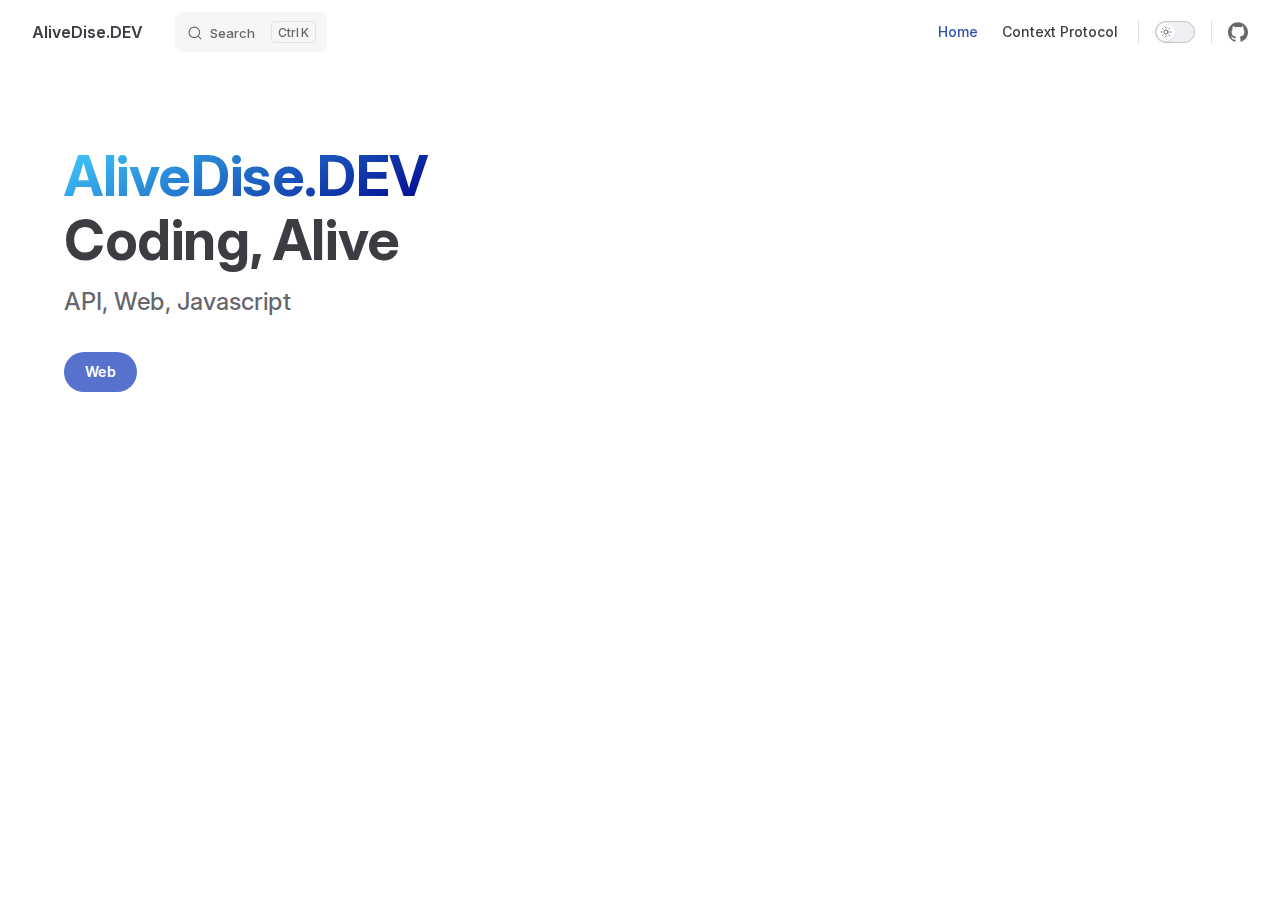
<file: index.html>
<!DOCTYPE html>
<html lang="en-US" dir="ltr">
  <head>
    <meta charset="utf-8">
    <meta name="viewport" content="width=device-width,initial-scale=1">
    <title>AliveDise.DEV</title>
    <meta name="description" content="Coding, Alive">
    <meta name="generator" content="VitePress v1.5.0">
    <link rel="preload stylesheet" href="/assets/style.f7qqDp7N.css" as="style">
    <link rel="preload stylesheet" href="/vp-icons.css" as="style">
    
    <script type="module" src="/assets/app.lHK21n-M.js"></script>
    <link rel="preload" href="/assets/inter-roman-latin.Di8DUHzh.woff2" as="font" type="font/woff2" crossorigin="">
    <link rel="modulepreload" href="/assets/chunks/framework.CF3NcUp-.js">
    <link rel="modulepreload" href="/assets/chunks/theme.BDyyJ6Oy.js">
    <link rel="modulepreload" href="/assets/chunks/virtual_mermaid-config.DDnGl6nM.js">
    <link rel="modulepreload" href="/assets/index.md.DXSPEFSB.lean.js">
    <script id="check-dark-mode">(()=>{const e=localStorage.getItem("vitepress-theme-appearance")||"auto",a=window.matchMedia("(prefers-color-scheme: dark)").matches;(!e||e==="auto"?a:e==="dark")&&document.documentElement.classList.add("dark")})();</script>
    <script id="check-mac-os">document.documentElement.classList.toggle("mac",/Mac|iPhone|iPod|iPad/i.test(navigator.platform));</script>
    <link rel="manifest" href="/manifest.webmanifest">
    <script id="vite-plugin-pwa:register-sw" src="/registerSW.js"></script>
  </head>
  <body>
    <div id="app"><div class="Layout" data-v-7e6dba2e><!--[--><!--]--><!--[--><span tabindex="-1" data-v-8c539837></span><a href="#VPContent" class="VPSkipLink visually-hidden" data-v-8c539837> Skip to content </a><!--]--><!----><header class="VPNav" data-v-7e6dba2e data-v-51cd7e26><div class="VPNavBar" data-v-51cd7e26 data-v-093d99ec><div class="wrapper" data-v-093d99ec><div class="container" data-v-093d99ec><div class="title" data-v-093d99ec><div class="VPNavBarTitle" data-v-093d99ec data-v-43938586><a class="title" href="/" data-v-43938586><!--[--><!--]--><!----><span data-v-43938586>AliveDise.DEV</span><!--[--><!--]--></a></div></div><div class="content" data-v-093d99ec><div class="content-body" data-v-093d99ec><!--[--><!--]--><div class="VPNavBarSearch search" data-v-093d99ec><!--[--><!----><div id="local-search"><button type="button" class="DocSearch DocSearch-Button" aria-label="Search"><span class="DocSearch-Button-Container"><span class="vp-icon DocSearch-Search-Icon"></span><span class="DocSearch-Button-Placeholder">Search</span></span><span class="DocSearch-Button-Keys"><kbd class="DocSearch-Button-Key"></kbd><kbd class="DocSearch-Button-Key">K</kbd></span></button></div><!--]--></div><nav aria-labelledby="main-nav-aria-label" class="VPNavBarMenu menu" data-v-093d99ec data-v-2f6407da><span id="main-nav-aria-label" class="visually-hidden" data-v-2f6407da> Main Navigation </span><!--[--><!--[--><a class="VPLink link VPNavBarMenuLink active" href="/" tabindex="0" data-v-2f6407da data-v-9b4db7b1><!--[--><span data-v-9b4db7b1>Home</span><!--]--></a><!--]--><!--[--><a class="VPLink link VPNavBarMenuLink" href="/context-protocol" tabindex="0" data-v-2f6407da data-v-9b4db7b1><!--[--><span data-v-9b4db7b1>Context Protocol</span><!--]--></a><!--]--><!--]--></nav><!----><div class="VPNavBarAppearance appearance" data-v-093d99ec data-v-ea4eeffd><button class="VPSwitch VPSwitchAppearance" type="button" role="switch" title aria-checked="false" data-v-ea4eeffd data-v-e9143656 data-v-7ea3f26a><span class="check" data-v-7ea3f26a><span class="icon" data-v-7ea3f26a><!--[--><span class="vpi-sun sun" data-v-e9143656></span><span class="vpi-moon moon" data-v-e9143656></span><!--]--></span></span></button></div><div class="VPSocialLinks VPNavBarSocialLinks social-links" data-v-093d99ec data-v-c14e3417 data-v-a2e6cf08><!--[--><a class="VPSocialLink no-icon" href="https://github.com/alivedise" aria-label="github" target="_blank" rel="noopener" data-v-a2e6cf08 data-v-26db4279><span class="vpi-social-github"></span></a><!--]--></div><div class="VPFlyout VPNavBarExtra extra" data-v-093d99ec data-v-0a7057c5 data-v-f7efc769><button type="button" class="button" aria-haspopup="true" aria-expanded="false" aria-label="extra navigation" data-v-f7efc769><span class="vpi-more-horizontal icon" data-v-f7efc769></span></button><div class="menu" data-v-f7efc769><div class="VPMenu" data-v-f7efc769 data-v-fa1e1375><!----><!--[--><!--[--><!----><div class="group" data-v-0a7057c5><div class="item appearance" data-v-0a7057c5><p class="label" data-v-0a7057c5>Appearance</p><div class="appearance-action" data-v-0a7057c5><button class="VPSwitch VPSwitchAppearance" type="button" role="switch" title aria-checked="false" data-v-0a7057c5 data-v-e9143656 data-v-7ea3f26a><span class="check" data-v-7ea3f26a><span class="icon" data-v-7ea3f26a><!--[--><span class="vpi-sun sun" data-v-e9143656></span><span class="vpi-moon moon" data-v-e9143656></span><!--]--></span></span></button></div></div></div><div class="group" data-v-0a7057c5><div class="item social-links" data-v-0a7057c5><div class="VPSocialLinks social-links-list" data-v-0a7057c5 data-v-a2e6cf08><!--[--><a class="VPSocialLink no-icon" href="https://github.com/alivedise" aria-label="github" target="_blank" rel="noopener" data-v-a2e6cf08 data-v-26db4279><span class="vpi-social-github"></span></a><!--]--></div></div></div><!--]--><!--]--></div></div></div><!--[--><!--]--><button type="button" class="VPNavBarHamburger hamburger" aria-label="mobile navigation" aria-expanded="false" aria-controls="VPNavScreen" data-v-093d99ec data-v-50fb1dc9><span class="container" data-v-50fb1dc9><span class="top" data-v-50fb1dc9></span><span class="middle" data-v-50fb1dc9></span><span class="bottom" data-v-50fb1dc9></span></span></button></div></div></div></div><div class="divider" data-v-093d99ec><div class="divider-line" data-v-093d99ec></div></div></div><!----></header><!----><!----><div class="VPContent is-home" id="VPContent" data-v-7e6dba2e data-v-83b72dfe><div class="VPHome" data-v-83b72dfe data-v-8fc8f293><!--[--><!--]--><div class="VPHero VPHomeHero" data-v-8fc8f293 data-v-1e94b7bf><div class="container" data-v-1e94b7bf><div class="main" data-v-1e94b7bf><!--[--><!--]--><!--[--><h1 class="name" data-v-1e94b7bf><span class="clip" data-v-1e94b7bf>AliveDise.DEV</span></h1><p class="text" data-v-1e94b7bf>Coding, Alive</p><p class="tagline" data-v-1e94b7bf>API, Web, Javascript</p><!--]--><!--[--><!--]--><div class="actions" data-v-1e94b7bf><!--[--><div class="action" data-v-1e94b7bf><a class="VPButton medium brand" href="/context-protocol" data-v-1e94b7bf data-v-cb5f3487>Web</a></div><!--]--></div><!--[--><!--]--></div><!----></div></div><!--[--><!--]--><!--[--><!--]--><!----><!--[--><!--]--><div class="vp-doc container" style="" data-v-8fc8f293 data-v-3f9b474f><!--[--><div style="position:relative;" data-v-8fc8f293><div></div></div><!--]--></div></div></div><!----><!--[--><!--]--></div></div>
    <script>window.__VP_HASH_MAP__=JSON.parse("{\"context-protocol.md\":\"DEWeEVMs\",\"index.md\":\"DXSPEFSB\"}");window.__VP_SITE_DATA__=JSON.parse("{\"lang\":\"en-US\",\"dir\":\"ltr\",\"title\":\"AliveDise.DEV\",\"description\":\"Coding, Alive\",\"base\":\"/\",\"head\":[],\"router\":{\"prefetchLinks\":true},\"appearance\":true,\"themeConfig\":{\"nav\":[{\"text\":\"Home\",\"link\":\"/\"},{\"text\":\"Context Protocol\",\"link\":\"/context-protocol\"}],\"sidebar\":[{\"text\":\"Web\",\"items\":[{\"text\":\"Context Protocol\",\"link\":\"/context-protocol\"}]}],\"socialLinks\":[{\"icon\":\"github\",\"link\":\"https://github.com/alivedise\"}],\"search\":{\"provider\":\"local\"}},\"locales\":{},\"scrollOffset\":134,\"cleanUrls\":true}");</script>
    
  </body>
</html>
</file>
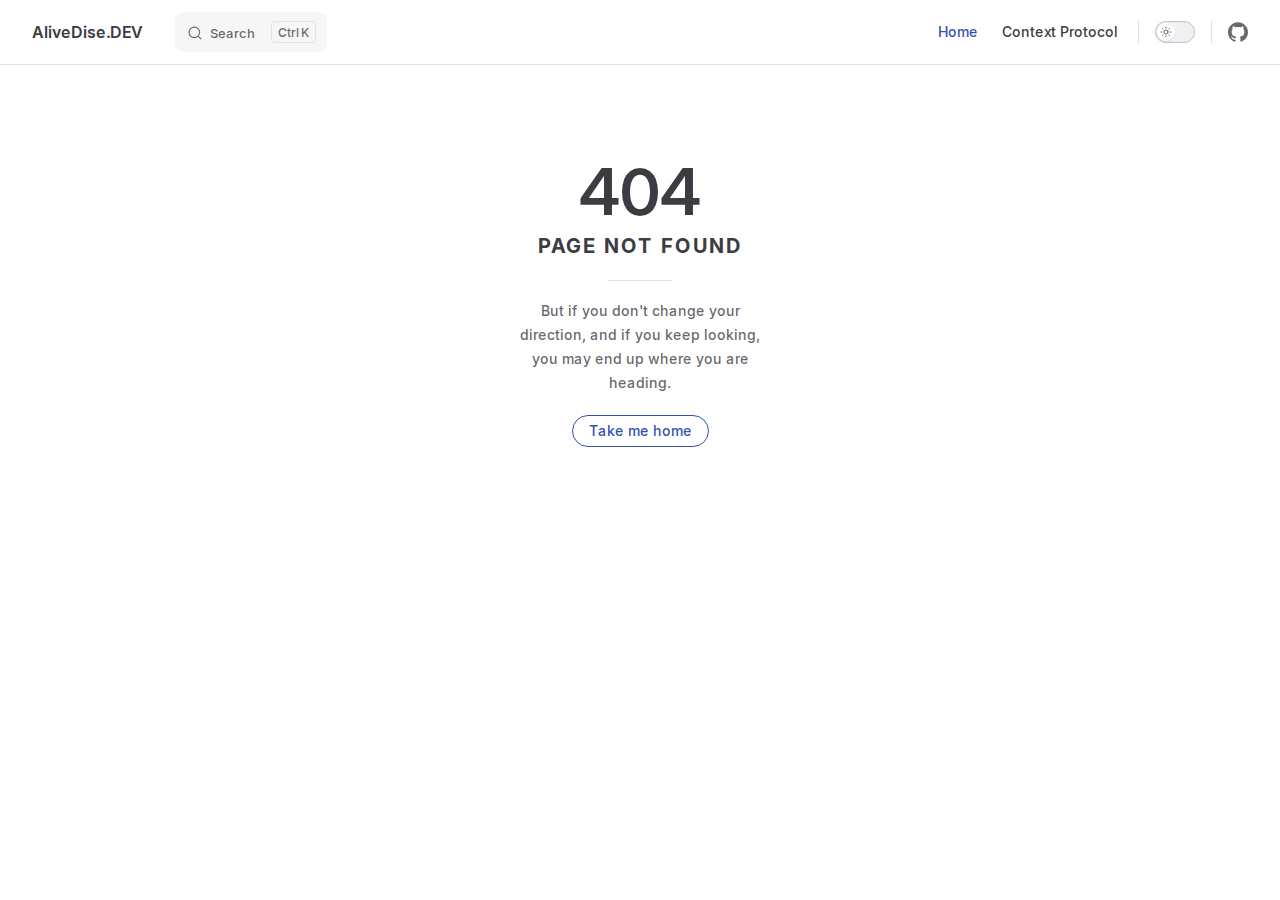
<file: ai-coding-adoption-playbook.html>
<!DOCTYPE html>
<html lang="en-US" dir="ltr">
  <head>
    <meta charset="utf-8">
    <meta name="viewport" content="width=device-width,initial-scale=1">
    <title>AI Development Adoption Playbook (Executive) | AliveDise.DEV</title>
    <meta name="description" content="Executive guide for introducing and scaling AI-assisted development across organizations">
    <meta name="generator" content="VitePress v1.5.0">
    <link rel="preload stylesheet" href="/assets/style.f7qqDp7N.css" as="style">
    <link rel="preload stylesheet" href="/vp-icons.css" as="style">
    
    <script type="module" src="/assets/app.C7HRZcE4.js"></script>
    <link rel="preload" href="/assets/inter-roman-latin.Di8DUHzh.woff2" as="font" type="font/woff2" crossorigin="">
    <link rel="modulepreload" href="/assets/chunks/framework.CKjLqgBu.js">
    <link rel="modulepreload" href="/assets/chunks/theme.Be63ltU1.js">
    <link rel="modulepreload" href="/assets/chunks/virtual_mermaid-config.DDnGl6nM.js">
    <link rel="modulepreload" href="/assets/ai-coding-adoption-playbook.md.CQmMz--t.lean.js">
    <script id="check-dark-mode">(()=>{const e=localStorage.getItem("vitepress-theme-appearance")||"auto",a=window.matchMedia("(prefers-color-scheme: dark)").matches;(!e||e==="auto"?a:e==="dark")&&document.documentElement.classList.add("dark")})();</script>
    <script id="check-mac-os">document.documentElement.classList.toggle("mac",/Mac|iPhone|iPod|iPad/i.test(navigator.platform));</script>
    <link rel="manifest" href="/manifest.webmanifest">
    <script id="vite-plugin-pwa:register-sw" src="/registerSW.js"></script>
  </head>
  <body>
    <div id="app"><div class="Layout" data-v-7e6dba2e><!--[--><!--]--><!--[--><span tabindex="-1" data-v-8c539837></span><a href="#VPContent" class="VPSkipLink visually-hidden" data-v-8c539837> Skip to content </a><!--]--><!----><header class="VPNav" data-v-7e6dba2e data-v-51cd7e26><div class="VPNavBar" data-v-51cd7e26 data-v-093d99ec><div class="wrapper" data-v-093d99ec><div class="container" data-v-093d99ec><div class="title" data-v-093d99ec><div class="VPNavBarTitle has-sidebar" data-v-093d99ec data-v-43938586><a class="title" href="/" data-v-43938586><!--[--><!--]--><!----><span data-v-43938586>AliveDise.DEV</span><!--[--><!--]--></a></div></div><div class="content" data-v-093d99ec><div class="content-body" data-v-093d99ec><!--[--><!--]--><div class="VPNavBarSearch search" data-v-093d99ec><!--[--><!----><div id="local-search"><button type="button" class="DocSearch DocSearch-Button" aria-label="Search"><span class="DocSearch-Button-Container"><span class="vp-icon DocSearch-Search-Icon"></span><span class="DocSearch-Button-Placeholder">Search</span></span><span class="DocSearch-Button-Keys"><kbd class="DocSearch-Button-Key"></kbd><kbd class="DocSearch-Button-Key">K</kbd></span></button></div><!--]--></div><nav aria-labelledby="main-nav-aria-label" class="VPNavBarMenu menu" data-v-093d99ec data-v-2f6407da><span id="main-nav-aria-label" class="visually-hidden" data-v-2f6407da> Main Navigation </span><!--[--><!--[--><a class="VPLink link VPNavBarMenuLink" href="/" tabindex="0" data-v-2f6407da data-v-9b4db7b1><!--[--><span data-v-9b4db7b1>Home</span><!--]--></a><!--]--><!--[--><a class="VPLink link VPNavBarMenuLink" href="/context-protocol" tabindex="0" data-v-2f6407da data-v-9b4db7b1><!--[--><span data-v-9b4db7b1>Context Protocol</span><!--]--></a><!--]--><!--]--></nav><!----><div class="VPNavBarAppearance appearance" data-v-093d99ec data-v-ea4eeffd><button class="VPSwitch VPSwitchAppearance" type="button" role="switch" title aria-checked="false" data-v-ea4eeffd data-v-e9143656 data-v-7ea3f26a><span class="check" data-v-7ea3f26a><span class="icon" data-v-7ea3f26a><!--[--><span class="vpi-sun sun" data-v-e9143656></span><span class="vpi-moon moon" data-v-e9143656></span><!--]--></span></span></button></div><div class="VPSocialLinks VPNavBarSocialLinks social-links" data-v-093d99ec data-v-c14e3417 data-v-a2e6cf08><!--[--><a class="VPSocialLink no-icon" href="https://github.com/alivedise" aria-label="github" target="_blank" rel="noopener" data-v-a2e6cf08 data-v-26db4279><span class="vpi-social-github"></span></a><!--]--></div><div class="VPFlyout VPNavBarExtra extra" data-v-093d99ec data-v-0a7057c5 data-v-f7efc769><button type="button" class="button" aria-haspopup="true" aria-expanded="false" aria-label="extra navigation" data-v-f7efc769><span class="vpi-more-horizontal icon" data-v-f7efc769></span></button><div class="menu" data-v-f7efc769><div class="VPMenu" data-v-f7efc769 data-v-fa1e1375><!----><!--[--><!--[--><!----><div class="group" data-v-0a7057c5><div class="item appearance" data-v-0a7057c5><p class="label" data-v-0a7057c5>Appearance</p><div class="appearance-action" data-v-0a7057c5><button class="VPSwitch VPSwitchAppearance" type="button" role="switch" title aria-checked="false" data-v-0a7057c5 data-v-e9143656 data-v-7ea3f26a><span class="check" data-v-7ea3f26a><span class="icon" data-v-7ea3f26a><!--[--><span class="vpi-sun sun" data-v-e9143656></span><span class="vpi-moon moon" data-v-e9143656></span><!--]--></span></span></button></div></div></div><div class="group" data-v-0a7057c5><div class="item social-links" data-v-0a7057c5><div class="VPSocialLinks social-links-list" data-v-0a7057c5 data-v-a2e6cf08><!--[--><a class="VPSocialLink no-icon" href="https://github.com/alivedise" aria-label="github" target="_blank" rel="noopener" data-v-a2e6cf08 data-v-26db4279><span class="vpi-social-github"></span></a><!--]--></div></div></div><!--]--><!--]--></div></div></div><!--[--><!--]--><button type="button" class="VPNavBarHamburger hamburger" aria-label="mobile navigation" aria-expanded="false" aria-controls="VPNavScreen" data-v-093d99ec data-v-50fb1dc9><span class="container" data-v-50fb1dc9><span class="top" data-v-50fb1dc9></span><span class="middle" data-v-50fb1dc9></span><span class="bottom" data-v-50fb1dc9></span></span></button></div></div></div></div><div class="divider" data-v-093d99ec><div class="divider-line" data-v-093d99ec></div></div></div><!----></header><div class="VPLocalNav has-sidebar empty" data-v-7e6dba2e data-v-6aae2d24><div class="container" data-v-6aae2d24><button class="menu" aria-expanded="false" aria-controls="VPSidebarNav" data-v-6aae2d24><span class="vpi-align-left menu-icon" data-v-6aae2d24></span><span class="menu-text" data-v-6aae2d24>Menu</span></button><div class="VPLocalNavOutlineDropdown" style="--vp-vh:0px;" data-v-6aae2d24 data-v-6cd5d8cd><button data-v-6cd5d8cd>Return to top</button><!----></div></div></div><aside class="VPSidebar" data-v-7e6dba2e data-v-4eb14c29><div class="curtain" data-v-4eb14c29></div><nav class="nav" id="VPSidebarNav" aria-labelledby="sidebar-aria-label" tabindex="-1" data-v-4eb14c29><span class="visually-hidden" id="sidebar-aria-label" data-v-4eb14c29> Sidebar Navigation </span><!--[--><!--]--><!--[--><div class="no-transition group" data-v-3426069f><section class="VPSidebarItem level-0" data-v-3426069f data-v-479fcb4a><div class="item" role="button" tabindex="0" data-v-479fcb4a><div class="indicator" data-v-479fcb4a></div><h2 class="text" data-v-479fcb4a>Web</h2><!----></div><div class="items" data-v-479fcb4a><!--[--><div class="VPSidebarItem level-1 is-link" data-v-479fcb4a data-v-479fcb4a><div class="item" data-v-479fcb4a><div class="indicator" data-v-479fcb4a></div><a class="VPLink link link" href="/context-protocol" data-v-479fcb4a><!--[--><p class="text" data-v-479fcb4a>Context Protocol</p><!--]--></a><!----></div><!----></div><!--]--></div></section></div><!--]--><!--[--><!--]--></nav></aside><div class="VPContent has-sidebar" id="VPContent" data-v-7e6dba2e data-v-83b72dfe><div class="VPDoc has-sidebar has-aside" data-v-83b72dfe data-v-35619090><!--[--><!--]--><div class="container" data-v-35619090><div class="aside" data-v-35619090><div class="aside-curtain" data-v-35619090></div><div class="aside-container" data-v-35619090><div class="aside-content" data-v-35619090><div class="VPDocAside" data-v-35619090 data-v-b6a3e219><!--[--><!--]--><!--[--><!--]--><nav aria-labelledby="doc-outline-aria-label" class="VPDocAsideOutline" data-v-b6a3e219 data-v-9ccfd55d><div class="content" data-v-9ccfd55d><div class="outline-marker" data-v-9ccfd55d></div><div aria-level="2" class="outline-title" id="doc-outline-aria-label" role="heading" data-v-9ccfd55d>On this page</div><ul class="VPDocOutlineItem root" data-v-9ccfd55d data-v-1c12a0aa><!--[--><!--]--></ul></div></nav><!--[--><!--]--><div class="spacer" data-v-b6a3e219></div><!--[--><!--]--><!----><!--[--><!--]--><!--[--><!--]--></div></div></div></div><div class="content" data-v-35619090><div class="content-container" data-v-35619090><!--[--><!--]--><main class="main" data-v-35619090><div style="position:relative;" class="vp-doc _ai-coding-adoption-playbook" data-v-35619090><div><h1 id="ai-development-adoption-playbook-executive" tabindex="-1">AI Development Adoption Playbook (Executive) <a class="header-anchor" href="#ai-development-adoption-playbook-executive" aria-label="Permalink to &quot;AI Development Adoption Playbook (Executive)&quot;">​</a></h1><blockquote><p>Executive guide for introducing and scaling AI-assisted development across organizations</p></blockquote><hr><h2 id="executive-summary" tabindex="-1">Executive Summary <a class="header-anchor" href="#executive-summary" aria-label="Permalink to &quot;Executive Summary&quot;">​</a></h2><p>This playbook provides a phased approach to adopting AI-assisted development (AI Centric Development). Based on real implementation experience, it balances quick wins with sustainable organizational change.</p><p><strong>Key Benefits</strong>:</p><ul><li>30-50% reduction in time-to-first-working-code</li><li>40% reduction in specification-to-implementation cycle</li><li>Improved code consistency and reduced rework</li></ul><p><strong>Total Timeline</strong>: 6-12 months for full organizational rollout</p><p><strong>Investment Required</strong>: Tool licenses, training time, dedicated champion resources</p><hr><h2 id="phased-adoption-overview" tabindex="-1">Phased Adoption Overview <a class="header-anchor" href="#phased-adoption-overview" aria-label="Permalink to &quot;Phased Adoption Overview&quot;">​</a></h2><div class="mermaid"></div><hr><h2 id="prerequisites-process-formalization" tabindex="-1">Prerequisites: Process Formalization <a class="header-anchor" href="#prerequisites-process-formalization" aria-label="Permalink to &quot;Prerequisites: Process Formalization&quot;">​</a></h2><p>Before starting the adoption phases, organizations/departments/teams should identify and formalize undefined development processes.</p><h3 id="why-this-matters" tabindex="-1">Why This Matters <a class="header-anchor" href="#why-this-matters" aria-label="Permalink to &quot;Why This Matters&quot;">​</a></h3><p>AI agents require explicit, written context to work effectively. Informal processes that exist only in people&#39;s heads or scattered across chat messages cannot be leveraged by AI.</p><h3 id="common-undefined-processes-to-formalize" tabindex="-1">Common Undefined Processes to Formalize <a class="header-anchor" href="#common-undefined-processes-to-formalize" aria-label="Permalink to &quot;Common Undefined Processes to Formalize&quot;">​</a></h3><table tabindex="0"><thead><tr><th>Current State</th><th>Target State</th></tr></thead><tbody><tr><td>Requirements communicated verbally or via chat</td><td>Requirements documented in spec files</td></tr><tr><td>Design decisions made in meetings, not recorded</td><td>Design decisions recorded in design docs</td></tr><tr><td>Code conventions known only by senior developers</td><td>Conventions documented in project.md</td></tr><tr><td>Component usage learned through tribal knowledge</td><td>Component mapping tables maintained</td></tr><tr><td>Error handling patterns vary by developer</td><td>Standard error handling documented</td></tr><tr><td>API contracts discussed ad-hoc</td><td>API contracts defined in OpenAPI specs</td></tr></tbody></table><h3 id="action-items" tabindex="-1">Action Items <a class="header-anchor" href="#action-items" aria-label="Permalink to &quot;Action Items&quot;">​</a></h3><ol><li><strong>Audit current processes</strong> - Where do requirements come from? How are they communicated?</li><li><strong>Identify gaps</strong> - What information exists only in chat/verbal form?</li><li><strong>Prioritize formalization</strong> - Start with highest-impact processes</li><li><strong>Establish templates</strong> - Create standard formats for specs, designs, decisions</li><li><strong>Integrate into workflow</strong> - Make documentation part of the definition of done</li></ol><blockquote><p><strong>Note</strong>: This formalization work can run in parallel with Phase 0-1. Complete formalization is not required to start the pilot, but the pilot team should be aware of gaps and begin addressing them.</p></blockquote><hr><h2 id="phase-0-readiness-assessment" tabindex="-1">Phase 0: Readiness Assessment <a class="header-anchor" href="#phase-0-readiness-assessment" aria-label="Permalink to &quot;Phase 0: Readiness Assessment&quot;">​</a></h2><table tabindex="0"><thead><tr><th>Item</th><th>Details</th></tr></thead><tbody><tr><td><strong>Duration</strong></td><td>2-4 weeks</td></tr><tr><td><strong>Objective</strong></td><td>Evaluate organizational readiness, select pilot team</td></tr><tr><td><strong>Resources</strong></td><td>1 person part-time for assessment</td></tr></tbody></table><h3 id="activities" tabindex="-1">Activities <a class="header-anchor" href="#activities" aria-label="Permalink to &quot;Activities&quot;">​</a></h3><ol><li><strong>Tool &amp; Environment Audit</strong> - Current development tools, existing AI usage</li><li><strong>Team Survey</strong> - Developer sentiment, pain points, skill gaps</li><li><strong>Pilot Team Selection</strong> - Willing team, medium-complexity project</li><li><strong>Codebase Readiness Check</strong> - Can AI work effectively with current code structure?</li><li><strong>Process Gap Identification</strong> - What development processes are undocumented?</li></ol><h3 id="expected-outcomes" tabindex="-1">Expected Outcomes <a class="header-anchor" href="#expected-outcomes" aria-label="Permalink to &quot;Expected Outcomes&quot;">​</a></h3><table tabindex="0"><thead><tr><th>Deliverable</th><th>Purpose</th></tr></thead><tbody><tr><td>Readiness Report</td><td>Go/no-go decision basis</td></tr><tr><td>Pilot Team Selection</td><td>Who starts first</td></tr><tr><td>Success Metrics Baseline</td><td>How to measure improvement</td></tr></tbody></table><h3 id="vp-decision-point" tabindex="-1">VP Decision Point <a class="header-anchor" href="#vp-decision-point" aria-label="Permalink to &quot;VP Decision Point&quot;">​</a></h3><blockquote><p><strong>Decision Required</strong>: Approve pilot team selection and success metrics</p></blockquote><h3 id="risks-mitigations" tabindex="-1">Risks &amp; Mitigations <a class="header-anchor" href="#risks-mitigations" aria-label="Permalink to &quot;Risks &amp; Mitigations&quot;">​</a></h3><table tabindex="0"><thead><tr><th>Risk</th><th>Likelihood</th><th>Impact</th><th>Mitigation</th></tr></thead><tbody><tr><td>No willing pilot team</td><td>Low</td><td>High</td><td>Start with tech-forward team, show early wins</td></tr><tr><td>Codebase too messy for AI</td><td>Medium</td><td>Medium</td><td>Allocate 1 week for context cleanup before pilot</td></tr></tbody></table><hr><h2 id="phase-1-small-team-pilot" tabindex="-1">Phase 1: Small Team Pilot <a class="header-anchor" href="#phase-1-small-team-pilot" aria-label="Permalink to &quot;Phase 1: Small Team Pilot&quot;">​</a></h2><table tabindex="0"><thead><tr><th>Item</th><th>Details</th></tr></thead><tbody><tr><td><strong>Duration</strong></td><td>4-8 weeks</td></tr><tr><td><strong>Objective</strong></td><td>Validate AI coding workflow in controlled environment</td></tr><tr><td><strong>Resources</strong></td><td>3-5 developers, 1 champion (20% time)</td></tr></tbody></table><h3 id="week-by-week-structure" tabindex="-1">Week-by-Week Structure <a class="header-anchor" href="#week-by-week-structure" aria-label="Permalink to &quot;Week-by-Week Structure&quot;">​</a></h3><table tabindex="0"><thead><tr><th>Week</th><th>Focus</th><th>Key Activities</th></tr></thead><tbody><tr><td>1</td><td>Context Inventory</td><td>Assess codebase, create baseline documentation</td></tr><tr><td>2</td><td>Environment Setup</td><td>Tool licenses, IDE integration, security review</td></tr><tr><td>3-6</td><td>Workflow Practice</td><td>Daily AI-assisted development with feedback loops</td></tr><tr><td>7-8</td><td>Review &amp; Document</td><td>Capture metrics, lessons learned</td></tr></tbody></table><h3 id="resource-requirements" tabindex="-1">Resource Requirements <a class="header-anchor" href="#resource-requirements" aria-label="Permalink to &quot;Resource Requirements&quot;">​</a></h3><table tabindex="0"><thead><tr><th>Resource</th><th>Quantity</th><th>Notes</th></tr></thead><tbody><tr><td>AI Tool Licenses</td><td>3-5 seats</td><td>Claude Code or GitHub Copilot</td></tr><tr><td>Champion Time</td><td>20% of 1 person</td><td>Coordinate, troubleshoot, document</td></tr><tr><td>Developer Time</td><td>Normal workload</td><td>AI assists existing work</td></tr></tbody></table><h3 id="success-metrics" tabindex="-1">Success Metrics <a class="header-anchor" href="#success-metrics" aria-label="Permalink to &quot;Success Metrics&quot;">​</a></h3><table tabindex="0"><thead><tr><th>Metric</th><th>Target</th><th>How to Measure</th></tr></thead><tbody><tr><td>Time to first working code</td><td>40% reduction</td><td>Compare to baseline</td></tr><tr><td>Code review iterations</td><td>30% reduction</td><td>PR data</td></tr><tr><td>Developer satisfaction</td><td>&gt;7/10</td><td>Survey</td></tr></tbody></table><h3 id="vp-decision-point-1" tabindex="-1">VP Decision Point <a class="header-anchor" href="#vp-decision-point-1" aria-label="Permalink to &quot;VP Decision Point&quot;">​</a></h3><blockquote><p><strong>Decision Required</strong>: Go/no-go for Phase 2 expansion based on pilot results</p></blockquote><h3 id="risks-mitigations-1" tabindex="-1">Risks &amp; Mitigations <a class="header-anchor" href="#risks-mitigations-1" aria-label="Permalink to &quot;Risks &amp; Mitigations&quot;">​</a></h3><table tabindex="0"><thead><tr><th>Risk</th><th>Likelihood</th><th>Impact</th><th>Mitigation</th></tr></thead><tbody><tr><td>AI output quality poor</td><td>Medium</td><td>Medium</td><td>Invest in context cleanup; expected learning curve</td></tr><tr><td>Developer resistance</td><td>Low</td><td>Medium</td><td>Start with volunteers; show productivity gains</td></tr><tr><td>Security concerns</td><td>Low</td><td>High</td><td>Complete security review before tool provisioning</td></tr></tbody></table><hr><h2 id="phase-2-workshop-series" tabindex="-1">Phase 2: Workshop Series <a class="header-anchor" href="#phase-2-workshop-series" aria-label="Permalink to &quot;Phase 2: Workshop Series&quot;">​</a></h2><table tabindex="0"><thead><tr><th>Item</th><th>Details</th></tr></thead><tbody><tr><td><strong>Duration</strong></td><td>Ongoing during Phase 1-4</td></tr><tr><td><strong>Objective</strong></td><td>Build organizational capability</td></tr><tr><td><strong>Resources</strong></td><td>4 hours per workshop, 8-15 participants each</td></tr></tbody></table><h3 id="workshop-curriculum" tabindex="-1">Workshop Curriculum <a class="header-anchor" href="#workshop-curriculum" aria-label="Permalink to &quot;Workshop Curriculum&quot;">​</a></h3><table tabindex="0"><thead><tr><th>Workshop</th><th>Duration</th><th>Content</th><th>Prerequisite</th></tr></thead><tbody><tr><td>1. AI Coding Fundamentals</td><td>4 hours</td><td>Tool overview, prompt basics, first feature</td><td>None</td></tr><tr><td>2A. Context Engineering Basics</td><td>4 hours</td><td>Why context matters, readiness assessment</td><td>Workshop 1</td></tr><tr><td>2B. Context Engineering Practice</td><td>4 hours</td><td>Creating context files, templates</td><td>Workshop 2A</td></tr><tr><td>3. Advanced Patterns</td><td>4 hours</td><td>Multi-file changes, testing, API design</td><td>Workshop 2B</td></tr><tr><td>4. Team Workflows</td><td>4 hours</td><td>Handoffs, review processes, knowledge bases</td><td>Workshop 3</td></tr></tbody></table><h3 id="logistics" tabindex="-1">Logistics <a class="header-anchor" href="#logistics" aria-label="Permalink to &quot;Logistics&quot;">​</a></h3><table tabindex="0"><thead><tr><th>Aspect</th><th>Recommendation</th></tr></thead><tbody><tr><td>Frequency</td><td>Bi-weekly during adoption</td></tr><tr><td>Format</td><td>Hybrid (in-person + remote)</td></tr><tr><td>Hands-on ratio</td><td>60% practice, 40% instruction</td></tr><tr><td>Facilitator</td><td>Internal champion or external consultant</td></tr></tbody></table><h3 id="resource-requirements-1" tabindex="-1">Resource Requirements <a class="header-anchor" href="#resource-requirements-1" aria-label="Permalink to &quot;Resource Requirements&quot;">​</a></h3><table tabindex="0"><thead><tr><th>Resource</th><th>Quantity</th><th>Notes</th></tr></thead><tbody><tr><td>Facilitator Time</td><td>4-8 hours per workshop</td><td>Prep + delivery</td></tr><tr><td>Participant Time</td><td>4 hours per workshop</td><td>Away from normal work</td></tr><tr><td>Training Materials</td><td>One-time creation</td><td>Reusable across teams</td></tr></tbody></table><hr><h2 id="phase-3-seminar-program" tabindex="-1">Phase 3: Seminar Program <a class="header-anchor" href="#phase-3-seminar-program" aria-label="Permalink to &quot;Phase 3: Seminar Program&quot;">​</a></h2><table tabindex="0"><thead><tr><th>Item</th><th>Details</th></tr></thead><tbody><tr><td><strong>Duration</strong></td><td>Monthly, ongoing</td></tr><tr><td><strong>Objective</strong></td><td>Knowledge sharing, continuous learning</td></tr><tr><td><strong>Resources</strong></td><td>1-2 hours per month per participant</td></tr></tbody></table><h3 id="seminar-types" tabindex="-1">Seminar Types <a class="header-anchor" href="#seminar-types" aria-label="Permalink to &quot;Seminar Types&quot;">​</a></h3><table tabindex="0"><thead><tr><th>Type</th><th>Duration</th><th>Purpose</th><th>Audience</th></tr></thead><tbody><tr><td>Case Study</td><td>90 min</td><td>Share real implementation stories</td><td>All developers</td></tr><tr><td>Deep Dive</td><td>2 hours</td><td>Advanced techniques, new capabilities</td><td>Power users</td></tr><tr><td>Cross-Org</td><td>2 hours</td><td>Best practice exchange with partners</td><td>Selected representatives</td></tr></tbody></table><h3 id="sample-calendar" tabindex="-1">Sample Calendar <a class="header-anchor" href="#sample-calendar" aria-label="Permalink to &quot;Sample Calendar&quot;">​</a></h3><table tabindex="0"><thead><tr><th>Month</th><th>Type</th><th>Topic</th></tr></thead><tbody><tr><td>1</td><td>Case Study</td><td>Pilot team results and lessons</td></tr><tr><td>2</td><td>Deep Dive</td><td>Advanced context engineering</td></tr><tr><td>3</td><td>Cross-Org</td><td>Kickoff with partner organization</td></tr><tr><td>4</td><td>Case Study</td><td>Second team adoption story</td></tr><tr><td>5</td><td>Deep Dive</td><td>Specification management at scale</td></tr><tr><td>6</td><td>Cross-Org</td><td>Progress review and alignment</td></tr></tbody></table><hr><h2 id="phase-4-department-rollout" tabindex="-1">Phase 4: Department Rollout <a class="header-anchor" href="#phase-4-department-rollout" aria-label="Permalink to &quot;Phase 4: Department Rollout&quot;">​</a></h2><table tabindex="0"><thead><tr><th>Item</th><th>Details</th></tr></thead><tbody><tr><td><strong>Duration</strong></td><td>8-12 weeks per department</td></tr><tr><td><strong>Objective</strong></td><td>Systematic expansion across engineering</td></tr><tr><td><strong>Resources</strong></td><td>1 champion per department (20% time)</td></tr></tbody></table><h3 id="rollout-sequence" tabindex="-1">Rollout Sequence <a class="header-anchor" href="#rollout-sequence" aria-label="Permalink to &quot;Rollout Sequence&quot;">​</a></h3><div class="mermaid"></div><h3 id="gate-criteria-must-pass-before-rollout" tabindex="-1">Gate Criteria (Must Pass Before Rollout) <a class="header-anchor" href="#gate-criteria-must-pass-before-rollout" aria-label="Permalink to &quot;Gate Criteria (Must Pass Before Rollout)&quot;">​</a></h3><table tabindex="0"><thead><tr><th>Criterion</th><th>Requirement</th></tr></thead><tbody><tr><td>Codebase readiness</td><td>Pass AI Readiness Quick Check</td></tr><tr><td>Documentation</td><td>project.md and CLAUDE.md created</td></tr><tr><td>Training</td><td>At least 1 member completed Workshops 1-2B</td></tr></tbody></table><h3 id="resource-requirements-per-department" tabindex="-1">Resource Requirements Per Department <a class="header-anchor" href="#resource-requirements-per-department" aria-label="Permalink to &quot;Resource Requirements Per Department&quot;">​</a></h3><table tabindex="0"><thead><tr><th>Resource</th><th>Quantity</th><th>Notes</th></tr></thead><tbody><tr><td>Champion</td><td>1 person, 20% time</td><td>Coordinate, troubleshoot</td></tr><tr><td>Tool Licenses</td><td>Per developer</td><td>Scale as needed</td></tr><tr><td>Workshop Time</td><td>16 hours total</td><td>4 workshops x 4 hours</td></tr></tbody></table><h3 id="vp-decision-points" tabindex="-1">VP Decision Points <a class="header-anchor" href="#vp-decision-points" aria-label="Permalink to &quot;VP Decision Points&quot;">​</a></h3><blockquote><p><strong>Decision Required</strong>:</p><ol><li>Approve department rollout sequence</li><li>Allocate champion resources per department</li><li>Approve tool license budget for scaling</li></ol></blockquote><h3 id="risks-mitigations-2" tabindex="-1">Risks &amp; Mitigations <a class="header-anchor" href="#risks-mitigations-2" aria-label="Permalink to &quot;Risks &amp; Mitigations&quot;">​</a></h3><table tabindex="0"><thead><tr><th>Risk</th><th>Likelihood</th><th>Impact</th><th>Mitigation</th></tr></thead><tbody><tr><td>Uneven adoption across teams</td><td>Medium</td><td>Medium</td><td>Standardize process, share success stories</td></tr><tr><td>Champion burnout</td><td>Medium</td><td>High</td><td>Rotate champions, limit concurrent rollouts</td></tr><tr><td>Tool cost escalation</td><td>Low</td><td>Medium</td><td>Negotiate volume licensing</td></tr></tbody></table><hr><h2 id="phase-5-cross-organization-collaboration" tabindex="-1">Phase 5: Cross-Organization Collaboration <a class="header-anchor" href="#phase-5-cross-organization-collaboration" aria-label="Permalink to &quot;Phase 5: Cross-Organization Collaboration&quot;">​</a></h2><table tabindex="0"><thead><tr><th>Item</th><th>Details</th></tr></thead><tbody><tr><td><strong>Duration</strong></td><td>Ongoing</td></tr><tr><td><strong>Objective</strong></td><td>Enable partner organizations to adopt</td></tr><tr><td><strong>Resources</strong></td><td>Monthly coordination meetings</td></tr></tbody></table><h3 id="partner-enablement-package" tabindex="-1">Partner Enablement Package <a class="header-anchor" href="#partner-enablement-package" aria-label="Permalink to &quot;Partner Enablement Package&quot;">​</a></h3><table tabindex="0"><thead><tr><th>Component</th><th>Contents</th></tr></thead><tbody><tr><td>Documentation</td><td>This playbook, templates, workflow guides</td></tr><tr><td>Technical Assets</td><td>Repository structure, context file examples</td></tr><tr><td>Support</td><td>Monthly seminars, shared communication channel</td></tr></tbody></table><h3 id="cross-org-workflow" tabindex="-1">Cross-Org Workflow <a class="header-anchor" href="#cross-org-workflow" aria-label="Permalink to &quot;Cross-Org Workflow&quot;">​</a></h3><div class="mermaid"></div><h3 id="vp-decision-point-2" tabindex="-1">VP Decision Point <a class="header-anchor" href="#vp-decision-point-2" aria-label="Permalink to &quot;VP Decision Point&quot;">​</a></h3><blockquote><p><strong>Decision Required</strong>: Approve cross-org collaboration scope and resource commitment</p></blockquote><hr><h2 id="resource-summary" tabindex="-1">Resource Summary <a class="header-anchor" href="#resource-summary" aria-label="Permalink to &quot;Resource Summary&quot;">​</a></h2><h3 id="total-resource-requirements-by-phase" tabindex="-1">Total Resource Requirements by Phase <a class="header-anchor" href="#total-resource-requirements-by-phase" aria-label="Permalink to &quot;Total Resource Requirements by Phase&quot;">​</a></h3><table tabindex="0"><thead><tr><th>Phase</th><th>Duration</th><th>People</th><th>Tool Costs</th><th>Training Time</th></tr></thead><tbody><tr><td>0: Readiness</td><td>2-4 weeks</td><td>0.2 FTE</td><td>None</td><td>None</td></tr><tr><td>1: Pilot</td><td>4-8 weeks</td><td>3-5 devs + 0.2 FTE champion</td><td>5 licenses</td><td>16 hours/person</td></tr><tr><td>2: Workshops</td><td>Ongoing</td><td>Facilitator time</td><td>Included</td><td>4 hours/workshop</td></tr><tr><td>3: Seminars</td><td>Monthly</td><td>1-2 hours/month</td><td>Included</td><td>1-2 hours/month</td></tr><tr><td>4: Dept Rollout</td><td>8-12 weeks each</td><td>0.2 FTE champion/dept</td><td>Per developer</td><td>16 hours/person</td></tr><tr><td>5: Cross-Org</td><td>Ongoing</td><td>Coordination time</td><td>Partner&#39;s cost</td><td>Shared</td></tr></tbody></table><h3 id="tool-cost-estimate" tabindex="-1">Tool Cost Estimate <a class="header-anchor" href="#tool-cost-estimate" aria-label="Permalink to &quot;Tool Cost Estimate&quot;">​</a></h3><table tabindex="0"><thead><tr><th>Tool</th><th>Cost Model</th><th>Notes</th></tr></thead><tbody><tr><td>Claude Code</td><td>Per seat/month</td><td>Primary recommendation</td></tr><tr><td>GitHub Copilot</td><td>Per seat/month</td><td>Alternative option</td></tr><tr><td>Cursor</td><td>Per seat/month</td><td>IDE-focused option</td></tr></tbody></table><hr><h2 id="success-metrics-dashboard" tabindex="-1">Success Metrics Dashboard <a class="header-anchor" href="#success-metrics-dashboard" aria-label="Permalink to &quot;Success Metrics Dashboard&quot;">​</a></h2><h3 id="productivity-metrics" tabindex="-1">Productivity Metrics <a class="header-anchor" href="#productivity-metrics" aria-label="Permalink to &quot;Productivity Metrics&quot;">​</a></h3><table tabindex="0"><thead><tr><th>Metric</th><th>Baseline</th><th>Phase 1 Target</th><th>Phase 4 Target</th></tr></thead><tbody><tr><td>Time to first working code</td><td>Measure</td><td>-40%</td><td>-50%</td></tr><tr><td>Code review iterations</td><td>Measure</td><td>-30%</td><td>-40%</td></tr><tr><td>Specification coverage</td><td>Measure</td><td>100%</td><td>100%</td></tr></tbody></table><h3 id="quality-metrics" tabindex="-1">Quality Metrics <a class="header-anchor" href="#quality-metrics" aria-label="Permalink to &quot;Quality Metrics&quot;">​</a></h3><table tabindex="0"><thead><tr><th>Metric</th><th>Baseline</th><th>Target</th></tr></thead><tbody><tr><td>Rework rate (reopened tickets)</td><td>Measure</td><td>&lt;10%</td></tr><tr><td>AI code acceptance rate</td><td>N/A</td><td>&gt;70%</td></tr><tr><td>Cross-team dependency wait time</td><td>Measure</td><td>-50%</td></tr></tbody></table><h3 id="adoption-metrics" tabindex="-1">Adoption Metrics <a class="header-anchor" href="#adoption-metrics" aria-label="Permalink to &quot;Adoption Metrics&quot;">​</a></h3><table tabindex="0"><thead><tr><th>Metric</th><th>Target</th></tr></thead><tbody><tr><td>Developer satisfaction</td><td>&gt;7/10</td></tr><tr><td>Active daily users</td><td>&gt;80% of licensed</td></tr><tr><td>Workshop completion rate</td><td>&gt;90%</td></tr></tbody></table><hr><h2 id="risk-matrix-summary" tabindex="-1">Risk Matrix Summary <a class="header-anchor" href="#risk-matrix-summary" aria-label="Permalink to &quot;Risk Matrix Summary&quot;">​</a></h2><table tabindex="0"><thead><tr><th>Risk</th><th>Likelihood</th><th>Impact</th><th>Phase</th><th>Mitigation</th></tr></thead><tbody><tr><td>No willing pilot team</td><td>Low</td><td>High</td><td>0-1</td><td>Start with tech-forward team</td></tr><tr><td>Codebase too messy</td><td>Medium</td><td>Medium</td><td>0-1</td><td>Allocate context cleanup time</td></tr><tr><td>AI output quality issues</td><td>Medium</td><td>Medium</td><td>1</td><td>Invest in context engineering</td></tr><tr><td>Developer resistance</td><td>Low</td><td>Medium</td><td>1-4</td><td>Volunteers first, show wins</td></tr><tr><td>Security concerns</td><td>Low</td><td>High</td><td>1</td><td>Security review before deployment</td></tr><tr><td>Champion burnout</td><td>Medium</td><td>High</td><td>4</td><td>Rotate, limit concurrent rollouts</td></tr><tr><td>Uneven adoption</td><td>Medium</td><td>Medium</td><td>4</td><td>Standardize, share success stories</td></tr><tr><td>Tool cost escalation</td><td>Low</td><td>Medium</td><td>4</td><td>Volume licensing</td></tr></tbody></table><hr><h2 id="governance-structure" tabindex="-1">Governance Structure <a class="header-anchor" href="#governance-structure" aria-label="Permalink to &quot;Governance Structure&quot;">​</a></h2><h3 id="roles-responsibilities" tabindex="-1">Roles &amp; Responsibilities <a class="header-anchor" href="#roles-responsibilities" aria-label="Permalink to &quot;Roles &amp; Responsibilities&quot;">​</a></h3><table tabindex="0"><thead><tr><th>Role</th><th>Responsibilities</th><th>Time Commitment</th></tr></thead><tbody><tr><td>Executive Sponsor (VP)</td><td>Strategy approval, resource allocation, blockers</td><td>As needed</td></tr><tr><td>AI Adoption Lead</td><td>Overall coordination, metrics, cross-team</td><td>50% FTE</td></tr><tr><td>Department Champions</td><td>Local adoption, workshop facilitation</td><td>20% FTE</td></tr><tr><td>Platform Team</td><td>Tool provisioning, infrastructure</td><td>As needed</td></tr></tbody></table><h3 id="escalation-path" tabindex="-1">Escalation Path <a class="header-anchor" href="#escalation-path" aria-label="Permalink to &quot;Escalation Path&quot;">​</a></h3><div class="mermaid"></div><h3 id="review-cadence" tabindex="-1">Review Cadence <a class="header-anchor" href="#review-cadence" aria-label="Permalink to &quot;Review Cadence&quot;">​</a></h3><table tabindex="0"><thead><tr><th>Review</th><th>Frequency</th><th>Participants</th><th>Purpose</th></tr></thead><tbody><tr><td>Metrics Review</td><td>Monthly</td><td>Adoption Lead + Champions</td><td>Track progress</td></tr><tr><td>Executive Update</td><td>Quarterly</td><td>VP + Adoption Lead</td><td>Strategic alignment</td></tr><tr><td>Cross-Org Sync</td><td>Quarterly</td><td>Both organizations</td><td>Alignment, best practices</td></tr></tbody></table><hr><h2 id="appendix-a-technical-details" tabindex="-1">Appendix A: Technical Details <a class="header-anchor" href="#appendix-a-technical-details" aria-label="Permalink to &quot;Appendix A: Technical Details&quot;">​</a></h2><p>For technical implementation details, see the following resources:</p><h3 id="context-engineering-guide" tabindex="-1">Context Engineering Guide <a class="header-anchor" href="#context-engineering-guide" aria-label="Permalink to &quot;Context Engineering Guide&quot;">​</a></h3><p>Context engineering is the practice of preparing codebases and documentation for effective AI collaboration. Key artifacts include:</p><ul><li><strong>project.md</strong>: Development standards, naming conventions, component libraries</li><li><strong>CLAUDE.md</strong>: AI-specific instructions for each repository</li><li><strong>Component Mapping Tables</strong>: Which UI components to use where</li><li><strong>Deprecated Pattern Lists</strong>: What AI should NOT generate</li></ul><p><em>Full templates available in Technical Appendix document.</em></p><h3 id="ai-readiness-quick-check" tabindex="-1">AI Readiness Quick Check <a class="header-anchor" href="#ai-readiness-quick-check" aria-label="Permalink to &quot;AI Readiness Quick Check&quot;">​</a></h3><p>Before AI coding begins, codebases should pass these checks:</p><table tabindex="0"><thead><tr><th>Category</th><th>Check Items</th><th>Priority</th></tr></thead><tbody><tr><td>Framework Unification</td><td>Single UI framework, single API style</td><td>High</td></tr><tr><td>Directory Structure</td><td>Standard component locations</td><td>High</td></tr><tr><td>Documentation</td><td>Old APIs marked deprecated, has CLAUDE.md</td><td>High</td></tr><tr><td>Development Standards</td><td>Naming rules, error handling defined</td><td>High</td></tr></tbody></table><hr><h2 id="appendix-b-tool-recommendations" tabindex="-1">Appendix B: Tool Recommendations <a class="header-anchor" href="#appendix-b-tool-recommendations" aria-label="Permalink to &quot;Appendix B: Tool Recommendations&quot;">​</a></h2><table tabindex="0"><thead><tr><th>Category</th><th>Recommended Tools</th></tr></thead><tbody><tr><td>AI Coding Assistant</td><td>Claude Code, GitHub Copilot, Cursor</td></tr><tr><td>IDE Integration</td><td>VS Code, JetBrains IDEs</td></tr><tr><td>Specification Management</td><td>OpenSpec, Markdown in Git</td></tr><tr><td>API Design</td><td>OpenAPI</td></tr><tr><td>Documentation</td><td>VitePress, Docusaurus</td></tr></tbody></table><hr><h2 id="appendix-c-cross-organization-contacts" tabindex="-1">Appendix C: Cross-Organization Contacts <a class="header-anchor" href="#appendix-c-cross-organization-contacts" aria-label="Permalink to &quot;Appendix C: Cross-Organization Contacts&quot;">​</a></h2><table tabindex="0"><thead><tr><th>Organization</th><th>AI Adoption Lead</th><th>Contact</th></tr></thead><tbody><tr><td>VIVOTEK</td><td>[To be assigned]</td><td>[Email]</td></tr><tr><td>March Networks</td><td>[To be assigned]</td><td>[Email]</td></tr></tbody></table><hr><h2 id="version-history" tabindex="-1">Version History <a class="header-anchor" href="#version-history" aria-label="Permalink to &quot;Version History&quot;">​</a></h2><table tabindex="0"><thead><tr><th>Version</th><th>Date</th><th>Changes</th></tr></thead><tbody><tr><td>2.0.0</td><td>2025-12</td><td>Restructured for VP audience; added resource requirements, decision points, risk matrix</td></tr><tr><td>1.1.0</td><td>2025-12</td><td>Added Context Engineering integration</td></tr><tr><td>1.0.0</td><td>2025-12</td><td>Initial release</td></tr></tbody></table><hr><p><em>This playbook is a living document. Feedback from all participating organizations is encouraged.</em></p></div></div></main><footer class="VPDocFooter" data-v-35619090 data-v-838a3d10><!--[--><!--]--><!----><nav class="prev-next" aria-labelledby="doc-footer-aria-label" data-v-838a3d10><span class="visually-hidden" id="doc-footer-aria-label" data-v-838a3d10>Pager</span><div class="pager" data-v-838a3d10><!----></div><div class="pager" data-v-838a3d10><a class="VPLink link pager-link next" href="/context-protocol" data-v-838a3d10><!--[--><span class="desc" data-v-838a3d10>Next page</span><span class="title" data-v-838a3d10>Context Protocol</span><!--]--></a></div></nav></footer><!--[--><!--]--></div></div></div><!--[--><!--]--></div></div><!----><!--[--><!--]--></div></div>
    <script>window.__VP_HASH_MAP__=JSON.parse("{\"ai-coding-adoption-playbook.md\":\"CQmMz--t\",\"ai-coding-adoption-playbook.zh-tw.md\":\"aNJ4zAPy\",\"context-protocol.md\":\"B3FujnG7\",\"index.md\":\"CJQCcinx\",\"javascript-signals-guide.md\":\"Bs3zqTFE\"}");window.__VP_SITE_DATA__=JSON.parse("{\"lang\":\"en-US\",\"dir\":\"ltr\",\"title\":\"AliveDise.DEV\",\"description\":\"Coding, Alive\",\"base\":\"/\",\"head\":[],\"router\":{\"prefetchLinks\":true},\"appearance\":true,\"themeConfig\":{\"nav\":[{\"text\":\"Home\",\"link\":\"/\"},{\"text\":\"Context Protocol\",\"link\":\"/context-protocol\"}],\"sidebar\":[{\"text\":\"Web\",\"items\":[{\"text\":\"Context Protocol\",\"link\":\"/context-protocol\"}]}],\"socialLinks\":[{\"icon\":\"github\",\"link\":\"https://github.com/alivedise\"}],\"search\":{\"provider\":\"local\"}},\"locales\":{},\"scrollOffset\":134,\"cleanUrls\":true}");</script>
    
  </body>
</html>
</file>
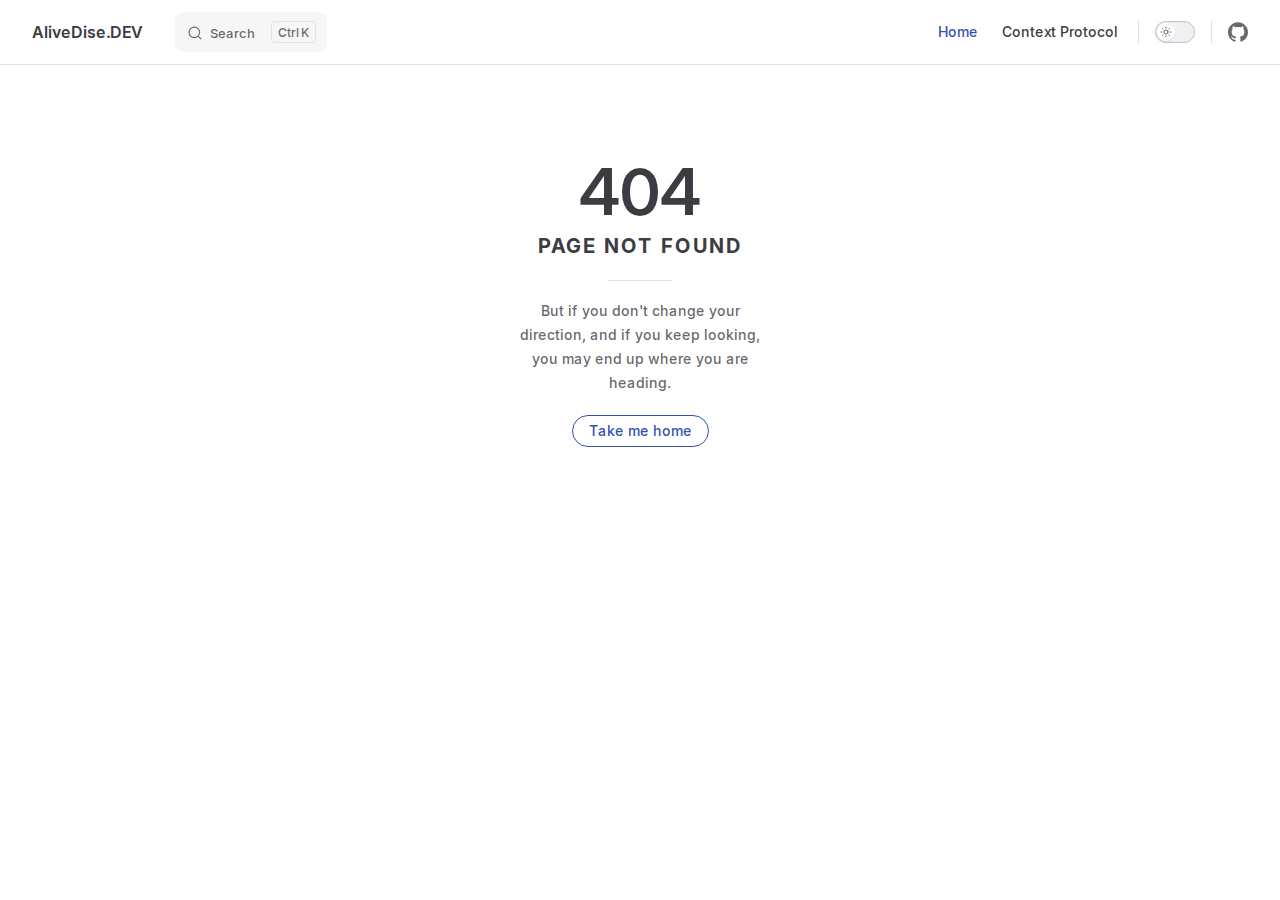
<file: ai-coding-adoption-playbook.zh-tw.html>
<!DOCTYPE html>
<html lang="en-US" dir="ltr">
  <head>
    <meta charset="utf-8">
    <meta name="viewport" content="width=device-width,initial-scale=1">
    <title>AI 開發導入手冊（管理層） | AliveDise.DEV</title>
    <meta name="description" content="組織導入與擴展 AI 輔助開發的執行指南">
    <meta name="generator" content="VitePress v1.5.0">
    <link rel="preload stylesheet" href="/assets/style.f7qqDp7N.css" as="style">
    <link rel="preload stylesheet" href="/vp-icons.css" as="style">
    
    <script type="module" src="/assets/app.C7HRZcE4.js"></script>
    <link rel="preload" href="/assets/inter-roman-latin.Di8DUHzh.woff2" as="font" type="font/woff2" crossorigin="">
    <link rel="modulepreload" href="/assets/chunks/framework.CKjLqgBu.js">
    <link rel="modulepreload" href="/assets/chunks/theme.Be63ltU1.js">
    <link rel="modulepreload" href="/assets/chunks/virtual_mermaid-config.DDnGl6nM.js">
    <link rel="modulepreload" href="/assets/ai-coding-adoption-playbook.zh-tw.md.aNJ4zAPy.lean.js">
    <script id="check-dark-mode">(()=>{const e=localStorage.getItem("vitepress-theme-appearance")||"auto",a=window.matchMedia("(prefers-color-scheme: dark)").matches;(!e||e==="auto"?a:e==="dark")&&document.documentElement.classList.add("dark")})();</script>
    <script id="check-mac-os">document.documentElement.classList.toggle("mac",/Mac|iPhone|iPod|iPad/i.test(navigator.platform));</script>
    <link rel="manifest" href="/manifest.webmanifest">
    <script id="vite-plugin-pwa:register-sw" src="/registerSW.js"></script>
  </head>
  <body>
    <div id="app"><div class="Layout" data-v-7e6dba2e><!--[--><!--]--><!--[--><span tabindex="-1" data-v-8c539837></span><a href="#VPContent" class="VPSkipLink visually-hidden" data-v-8c539837> Skip to content </a><!--]--><!----><header class="VPNav" data-v-7e6dba2e data-v-51cd7e26><div class="VPNavBar" data-v-51cd7e26 data-v-093d99ec><div class="wrapper" data-v-093d99ec><div class="container" data-v-093d99ec><div class="title" data-v-093d99ec><div class="VPNavBarTitle has-sidebar" data-v-093d99ec data-v-43938586><a class="title" href="/" data-v-43938586><!--[--><!--]--><!----><span data-v-43938586>AliveDise.DEV</span><!--[--><!--]--></a></div></div><div class="content" data-v-093d99ec><div class="content-body" data-v-093d99ec><!--[--><!--]--><div class="VPNavBarSearch search" data-v-093d99ec><!--[--><!----><div id="local-search"><button type="button" class="DocSearch DocSearch-Button" aria-label="Search"><span class="DocSearch-Button-Container"><span class="vp-icon DocSearch-Search-Icon"></span><span class="DocSearch-Button-Placeholder">Search</span></span><span class="DocSearch-Button-Keys"><kbd class="DocSearch-Button-Key"></kbd><kbd class="DocSearch-Button-Key">K</kbd></span></button></div><!--]--></div><nav aria-labelledby="main-nav-aria-label" class="VPNavBarMenu menu" data-v-093d99ec data-v-2f6407da><span id="main-nav-aria-label" class="visually-hidden" data-v-2f6407da> Main Navigation </span><!--[--><!--[--><a class="VPLink link VPNavBarMenuLink" href="/" tabindex="0" data-v-2f6407da data-v-9b4db7b1><!--[--><span data-v-9b4db7b1>Home</span><!--]--></a><!--]--><!--[--><a class="VPLink link VPNavBarMenuLink" href="/context-protocol" tabindex="0" data-v-2f6407da data-v-9b4db7b1><!--[--><span data-v-9b4db7b1>Context Protocol</span><!--]--></a><!--]--><!--]--></nav><!----><div class="VPNavBarAppearance appearance" data-v-093d99ec data-v-ea4eeffd><button class="VPSwitch VPSwitchAppearance" type="button" role="switch" title aria-checked="false" data-v-ea4eeffd data-v-e9143656 data-v-7ea3f26a><span class="check" data-v-7ea3f26a><span class="icon" data-v-7ea3f26a><!--[--><span class="vpi-sun sun" data-v-e9143656></span><span class="vpi-moon moon" data-v-e9143656></span><!--]--></span></span></button></div><div class="VPSocialLinks VPNavBarSocialLinks social-links" data-v-093d99ec data-v-c14e3417 data-v-a2e6cf08><!--[--><a class="VPSocialLink no-icon" href="https://github.com/alivedise" aria-label="github" target="_blank" rel="noopener" data-v-a2e6cf08 data-v-26db4279><span class="vpi-social-github"></span></a><!--]--></div><div class="VPFlyout VPNavBarExtra extra" data-v-093d99ec data-v-0a7057c5 data-v-f7efc769><button type="button" class="button" aria-haspopup="true" aria-expanded="false" aria-label="extra navigation" data-v-f7efc769><span class="vpi-more-horizontal icon" data-v-f7efc769></span></button><div class="menu" data-v-f7efc769><div class="VPMenu" data-v-f7efc769 data-v-fa1e1375><!----><!--[--><!--[--><!----><div class="group" data-v-0a7057c5><div class="item appearance" data-v-0a7057c5><p class="label" data-v-0a7057c5>Appearance</p><div class="appearance-action" data-v-0a7057c5><button class="VPSwitch VPSwitchAppearance" type="button" role="switch" title aria-checked="false" data-v-0a7057c5 data-v-e9143656 data-v-7ea3f26a><span class="check" data-v-7ea3f26a><span class="icon" data-v-7ea3f26a><!--[--><span class="vpi-sun sun" data-v-e9143656></span><span class="vpi-moon moon" data-v-e9143656></span><!--]--></span></span></button></div></div></div><div class="group" data-v-0a7057c5><div class="item social-links" data-v-0a7057c5><div class="VPSocialLinks social-links-list" data-v-0a7057c5 data-v-a2e6cf08><!--[--><a class="VPSocialLink no-icon" href="https://github.com/alivedise" aria-label="github" target="_blank" rel="noopener" data-v-a2e6cf08 data-v-26db4279><span class="vpi-social-github"></span></a><!--]--></div></div></div><!--]--><!--]--></div></div></div><!--[--><!--]--><button type="button" class="VPNavBarHamburger hamburger" aria-label="mobile navigation" aria-expanded="false" aria-controls="VPNavScreen" data-v-093d99ec data-v-50fb1dc9><span class="container" data-v-50fb1dc9><span class="top" data-v-50fb1dc9></span><span class="middle" data-v-50fb1dc9></span><span class="bottom" data-v-50fb1dc9></span></span></button></div></div></div></div><div class="divider" data-v-093d99ec><div class="divider-line" data-v-093d99ec></div></div></div><!----></header><div class="VPLocalNav has-sidebar empty" data-v-7e6dba2e data-v-6aae2d24><div class="container" data-v-6aae2d24><button class="menu" aria-expanded="false" aria-controls="VPSidebarNav" data-v-6aae2d24><span class="vpi-align-left menu-icon" data-v-6aae2d24></span><span class="menu-text" data-v-6aae2d24>Menu</span></button><div class="VPLocalNavOutlineDropdown" style="--vp-vh:0px;" data-v-6aae2d24 data-v-6cd5d8cd><button data-v-6cd5d8cd>Return to top</button><!----></div></div></div><aside class="VPSidebar" data-v-7e6dba2e data-v-4eb14c29><div class="curtain" data-v-4eb14c29></div><nav class="nav" id="VPSidebarNav" aria-labelledby="sidebar-aria-label" tabindex="-1" data-v-4eb14c29><span class="visually-hidden" id="sidebar-aria-label" data-v-4eb14c29> Sidebar Navigation </span><!--[--><!--]--><!--[--><div class="no-transition group" data-v-3426069f><section class="VPSidebarItem level-0" data-v-3426069f data-v-479fcb4a><div class="item" role="button" tabindex="0" data-v-479fcb4a><div class="indicator" data-v-479fcb4a></div><h2 class="text" data-v-479fcb4a>Web</h2><!----></div><div class="items" data-v-479fcb4a><!--[--><div class="VPSidebarItem level-1 is-link" data-v-479fcb4a data-v-479fcb4a><div class="item" data-v-479fcb4a><div class="indicator" data-v-479fcb4a></div><a class="VPLink link link" href="/context-protocol" data-v-479fcb4a><!--[--><p class="text" data-v-479fcb4a>Context Protocol</p><!--]--></a><!----></div><!----></div><!--]--></div></section></div><!--]--><!--[--><!--]--></nav></aside><div class="VPContent has-sidebar" id="VPContent" data-v-7e6dba2e data-v-83b72dfe><div class="VPDoc has-sidebar has-aside" data-v-83b72dfe data-v-35619090><!--[--><!--]--><div class="container" data-v-35619090><div class="aside" data-v-35619090><div class="aside-curtain" data-v-35619090></div><div class="aside-container" data-v-35619090><div class="aside-content" data-v-35619090><div class="VPDocAside" data-v-35619090 data-v-b6a3e219><!--[--><!--]--><!--[--><!--]--><nav aria-labelledby="doc-outline-aria-label" class="VPDocAsideOutline" data-v-b6a3e219 data-v-9ccfd55d><div class="content" data-v-9ccfd55d><div class="outline-marker" data-v-9ccfd55d></div><div aria-level="2" class="outline-title" id="doc-outline-aria-label" role="heading" data-v-9ccfd55d>On this page</div><ul class="VPDocOutlineItem root" data-v-9ccfd55d data-v-1c12a0aa><!--[--><!--]--></ul></div></nav><!--[--><!--]--><div class="spacer" data-v-b6a3e219></div><!--[--><!--]--><!----><!--[--><!--]--><!--[--><!--]--></div></div></div></div><div class="content" data-v-35619090><div class="content-container" data-v-35619090><!--[--><!--]--><main class="main" data-v-35619090><div style="position:relative;" class="vp-doc _ai-coding-adoption-playbook_zh-tw" data-v-35619090><div><h1 id="ai-開發導入手冊-管理層" tabindex="-1">AI 開發導入手冊（管理層） <a class="header-anchor" href="#ai-開發導入手冊-管理層" aria-label="Permalink to &quot;AI 開發導入手冊（管理層）&quot;">​</a></h1><blockquote><p>組織導入與擴展 AI 輔助開發的執行指南</p></blockquote><hr><h2 id="執行摘要" tabindex="-1">執行摘要 <a class="header-anchor" href="#執行摘要" aria-label="Permalink to &quot;執行摘要&quot;">​</a></h2><p>本手冊提供分階段導入 AI 輔助開發（AI Centric Development）的方法。基於實際導入經驗，在快速獲得成效與持續組織變革之間取得平衡。</p><p><strong>主要效益</strong>：</p><ul><li>首次可用程式碼時間減少 30-50%</li><li>規格到實作週期減少 40%</li><li>程式碼一致性提升，重工減少</li></ul><p><strong>總時程</strong>：6-12 個月完成全組織推展</p><p><strong>所需投資</strong>：工具授權、訓練時間、專責推動人力</p><hr><h2 id="分階段導入概覽" tabindex="-1">分階段導入概覽 <a class="header-anchor" href="#分階段導入概覽" aria-label="Permalink to &quot;分階段導入概覽&quot;">​</a></h2><div class="mermaid"></div><hr><h2 id="前提-流程明文化" tabindex="-1">前提：流程明文化 <a class="header-anchor" href="#前提-流程明文化" aria-label="Permalink to &quot;前提：流程明文化&quot;">​</a></h2><p>在開始導入階段之前，組織/部門/單位應識別並明文化未定義清楚的開發流程。</p><h3 id="為何重要" tabindex="-1">為何重要 <a class="header-anchor" href="#為何重要" aria-label="Permalink to &quot;為何重要&quot;">​</a></h3><p>AI 代理需要明確、書面的脈絡（Context，又稱上下文）才能有效工作。存在於人腦中或散落在聊天訊息中的非正式流程跟非規範化規格資訊，AI 無法利用。</p><h3 id="常見需要明文化的流程" tabindex="-1">常見需要明文化的流程 <a class="header-anchor" href="#常見需要明文化的流程" aria-label="Permalink to &quot;常見需要明文化的流程&quot;">​</a></h3><table tabindex="0"><thead><tr><th>現狀</th><th>目標狀態</th></tr></thead><tbody><tr><td>需求透過口頭或通訊軟體告知</td><td>需求記錄在規格文件中</td></tr><tr><td>設計決策在會議中做出，未記錄</td><td>設計決策記錄在設計文件中</td></tr><tr><td>程式碼慣例只有資深開發者知道</td><td>慣例記錄在 project.md 中</td></tr><tr><td>元件使用方式透過口耳相傳</td><td>元件對照表有維護</td></tr><tr><td>錯誤處理模式因開發者而異</td><td>標準錯誤處理已記錄</td></tr><tr><td>API 契約臨時討論</td><td>API 契約定義在 OpenAPI 規格中</td></tr></tbody></table><h3 id="行動項目" tabindex="-1">行動項目 <a class="header-anchor" href="#行動項目" aria-label="Permalink to &quot;行動項目&quot;">​</a></h3><ol><li><strong>稽核現有流程</strong> - 需求從哪裡來？如何溝通？</li><li><strong>識別缺口</strong> - 哪些資訊只存在於聊天/口頭形式？</li><li><strong>排定明文化優先序</strong> - 從影響最大的流程開始</li><li><strong>建立範本</strong> - 為規格、設計、決策建立標準格式</li><li><strong>整合到工作流程</strong> - 讓文件化成為「完成定義」的一部分</li></ol><blockquote><p><strong>備註</strong>：此明文化工作可與階段 0-1 同步進行。不需要完全明文化才能開始試點，但試點團隊應意識到缺口並開始處理。</p></blockquote><hr><h2 id="階段-0-準備度評估" tabindex="-1">階段 0：準備度評估 <a class="header-anchor" href="#階段-0-準備度評估" aria-label="Permalink to &quot;階段 0：準備度評估&quot;">​</a></h2><table tabindex="0"><thead><tr><th>項目</th><th>說明</th></tr></thead><tbody><tr><td><strong>時程</strong></td><td>2-4 週</td></tr><tr><td><strong>目標</strong></td><td>評估組織準備度，選定試點團隊</td></tr><tr><td><strong>資源</strong></td><td>1 人兼職進行評估</td></tr></tbody></table><h3 id="活動" tabindex="-1">活動 <a class="header-anchor" href="#活動" aria-label="Permalink to &quot;活動&quot;">​</a></h3><ol><li><strong>工具與環境盤點</strong> - 目前開發工具、現有 AI 使用狀況</li><li><strong>團隊調查</strong> - 開發者態度、痛點、技能缺口</li><li><strong>試點團隊選定</strong> - 有意願的團隊、中等複雜度專案</li><li><strong>程式碼庫準備度檢查</strong> - AI 能否有效與現有程式碼結構協作？</li><li><strong>流程缺口識別</strong> - 哪些開發流程未文件化？</li></ol><h3 id="預期產出" tabindex="-1">預期產出 <a class="header-anchor" href="#預期產出" aria-label="Permalink to &quot;預期產出&quot;">​</a></h3><table tabindex="0"><thead><tr><th>交付物</th><th>用途</th></tr></thead><tbody><tr><td>準備度報告</td><td>Go/No-go 決策依據</td></tr><tr><td>試點團隊選定</td><td>誰先開始</td></tr><tr><td>成功指標基線</td><td>如何衡量改善</td></tr></tbody></table><h3 id="vp-決策點" tabindex="-1">VP 決策點 <a class="header-anchor" href="#vp-決策點" aria-label="Permalink to &quot;VP 決策點&quot;">​</a></h3><blockquote><p><strong>需要決策</strong>：核准試點團隊選定與成功指標</p></blockquote><h3 id="風險與對策" tabindex="-1">風險與對策 <a class="header-anchor" href="#風險與對策" aria-label="Permalink to &quot;風險與對策&quot;">​</a></h3><table tabindex="0"><thead><tr><th>風險</th><th>可能性</th><th>影響</th><th>對策</th></tr></thead><tbody><tr><td>沒有意願參與的試點團隊</td><td>低</td><td>高</td><td>從技術導向團隊開始，展示早期成果</td></tr><tr><td>程式碼庫太亂無法使用 AI</td><td>中</td><td>中</td><td>試點前分配 1 週進行脈絡(Context)盤點</td></tr></tbody></table><hr><h2 id="階段-1-小團隊試點" tabindex="-1">階段 1：小團隊試點 <a class="header-anchor" href="#階段-1-小團隊試點" aria-label="Permalink to &quot;階段 1：小團隊試點&quot;">​</a></h2><table tabindex="0"><thead><tr><th>項目</th><th>說明</th></tr></thead><tbody><tr><td><strong>時程</strong></td><td>4-8 週</td></tr><tr><td><strong>目標</strong></td><td>在受控環境中驗證 AI 程式開發工作流程</td></tr><tr><td><strong>資源</strong></td><td>3-5 位開發者，1 位推動者（20% 時間）</td></tr></tbody></table><h3 id="每週結構" tabindex="-1">每週結構 <a class="header-anchor" href="#每週結構" aria-label="Permalink to &quot;每週結構&quot;">​</a></h3><table tabindex="0"><thead><tr><th>週</th><th>重點</th><th>主要活動</th></tr></thead><tbody><tr><td>1</td><td>脈絡(Context)盤點</td><td>評估程式碼庫，建立基礎文件</td></tr><tr><td>2</td><td>環境設置</td><td>工具授權、IDE 整合、安全審查</td></tr><tr><td>3-6</td><td>工作流程練習</td><td>每日 AI 輔助開發並收集回饋</td></tr><tr><td>7-8</td><td>審查與記錄</td><td>收集指標、經驗教訓</td></tr></tbody></table><h3 id="資源需求" tabindex="-1">資源需求 <a class="header-anchor" href="#資源需求" aria-label="Permalink to &quot;資源需求&quot;">​</a></h3><table tabindex="0"><thead><tr><th>資源</th><th>數量</th><th>備註</th></tr></thead><tbody><tr><td>AI 工具授權</td><td>3-5 席</td><td>Claude Code 或 GitHub Copilot</td></tr><tr><td>推動者時間</td><td>1 人的 20%</td><td>協調、問題排解、記錄</td></tr><tr><td>開發者時間</td><td>正常工作量</td><td>AI 輔助現有工作</td></tr></tbody></table><h3 id="成功指標" tabindex="-1">成功指標 <a class="header-anchor" href="#成功指標" aria-label="Permalink to &quot;成功指標&quot;">​</a></h3><table tabindex="0"><thead><tr><th>指標</th><th>目標</th><th>如何衡量</th></tr></thead><tbody><tr><td>首次可用程式碼時間</td><td>減少 40%</td><td>與基線比較</td></tr><tr><td>程式碼審查迭代次數</td><td>減少 30%</td><td>PR 資料</td></tr><tr><td>開發者滿意度</td><td>&gt;7/10</td><td>調查</td></tr></tbody></table><h3 id="vp-決策點-1" tabindex="-1">VP 決策點 <a class="header-anchor" href="#vp-決策點-1" aria-label="Permalink to &quot;VP 決策點&quot;">​</a></h3><blockquote><p><strong>需要決策</strong>：根據試點結果決定是否進入階段 2 擴展</p></blockquote><h3 id="風險與對策-1" tabindex="-1">風險與對策 <a class="header-anchor" href="#風險與對策-1" aria-label="Permalink to &quot;風險與對策&quot;">​</a></h3><table tabindex="0"><thead><tr><th>風險</th><th>可能性</th><th>影響</th><th>對策</th></tr></thead><tbody><tr><td>AI 產出品質不佳</td><td>中</td><td>中</td><td>投資脈絡(Context)工程；預期有學習曲線</td></tr><tr><td>開發者抗拒</td><td>低</td><td>中</td><td>從志願者開始；展示生產力提升</td></tr><tr><td>安全疑慮</td><td>低</td><td>高</td><td>工具部署前完成安全審查</td></tr></tbody></table><hr><h2 id="階段-2-工作坊系列" tabindex="-1">階段 2：工作坊系列 <a class="header-anchor" href="#階段-2-工作坊系列" aria-label="Permalink to &quot;階段 2：工作坊系列&quot;">​</a></h2><table tabindex="0"><thead><tr><th>項目</th><th>說明</th></tr></thead><tbody><tr><td><strong>時程</strong></td><td>階段 1-4 期間持續進行</td></tr><tr><td><strong>目標</strong></td><td>建立組織能力</td></tr><tr><td><strong>資源</strong></td><td>每場工作坊 4 小時，8-15 人參與</td></tr></tbody></table><h3 id="工作坊課程" tabindex="-1">工作坊課程 <a class="header-anchor" href="#工作坊課程" aria-label="Permalink to &quot;工作坊課程&quot;">​</a></h3><table tabindex="0"><thead><tr><th>工作坊</th><th>時長</th><th>內容</th><th>前置要求</th></tr></thead><tbody><tr><td>1. AI 程式開發基礎</td><td>4 小時</td><td>工具概覽、提示基礎、首個功能</td><td>無</td></tr><tr><td>2A. 脈絡(Context)工程基礎</td><td>4 小時</td><td>為何脈絡(Context)重要、準備度評估</td><td>工作坊 1</td></tr><tr><td>2B. 脈絡(Context)工程實踐</td><td>4 小時</td><td>建立脈絡(Context)文件、範本</td><td>工作坊 2A</td></tr><tr><td>3. 進階模式</td><td>4 小時</td><td>多檔案變更、測試、API 設計</td><td>工作坊 2B</td></tr><tr><td>4. 團隊工作流程</td><td>4 小時</td><td>交接、審查流程、知識庫</td><td>工作坊 3</td></tr></tbody></table><h3 id="後勤" tabindex="-1">後勤 <a class="header-anchor" href="#後勤" aria-label="Permalink to &quot;後勤&quot;">​</a></h3><table tabindex="0"><thead><tr><th>面向</th><th>建議</th></tr></thead><tbody><tr><td>頻率</td><td>導入期間每兩週一次</td></tr><tr><td>形式</td><td>混合（實體 + 遠端）</td></tr><tr><td>實作比例</td><td>60% 練習，40% 講授</td></tr><tr><td>引導者</td><td>內部推動者或外部顧問</td></tr></tbody></table><h3 id="資源需求-1" tabindex="-1">資源需求 <a class="header-anchor" href="#資源需求-1" aria-label="Permalink to &quot;資源需求&quot;">​</a></h3><table tabindex="0"><thead><tr><th>資源</th><th>數量</th><th>備註</th></tr></thead><tbody><tr><td>引導者時間</td><td>每場 4-8 小時</td><td>準備 + 交付</td></tr><tr><td>參與者時間</td><td>每場 4 小時</td><td>離開正常工作</td></tr><tr><td>訓練教材</td><td>一次性建立</td><td>可跨團隊重複使用</td></tr></tbody></table><hr><h2 id="階段-3-研討會計畫" tabindex="-1">階段 3：研討會計畫 <a class="header-anchor" href="#階段-3-研討會計畫" aria-label="Permalink to &quot;階段 3：研討會計畫&quot;">​</a></h2><table tabindex="0"><thead><tr><th>項目</th><th>說明</th></tr></thead><tbody><tr><td><strong>時程</strong></td><td>每月，持續進行</td></tr><tr><td><strong>目標</strong></td><td>知識分享、持續學習</td></tr><tr><td><strong>資源</strong></td><td>每月每人 1-2 小時</td></tr></tbody></table><h3 id="研討會類型" tabindex="-1">研討會類型 <a class="header-anchor" href="#研討會類型" aria-label="Permalink to &quot;研討會類型&quot;">​</a></h3><table tabindex="0"><thead><tr><th>類型</th><th>時長</th><th>目的</th><th>對象</th></tr></thead><tbody><tr><td>案例研究</td><td>90 分鐘</td><td>分享實際導入故事</td><td>全體開發者</td></tr><tr><td>深度探討</td><td>2 小時</td><td>進階技巧、新功能</td><td>進階使用者</td></tr><tr><td>跨組織</td><td>2 小時</td><td>與夥伴交流最佳實踐</td><td>選定代表</td></tr></tbody></table><h3 id="行事曆範例" tabindex="-1">行事曆範例 <a class="header-anchor" href="#行事曆範例" aria-label="Permalink to &quot;行事曆範例&quot;">​</a></h3><table tabindex="0"><thead><tr><th>月份</th><th>類型</th><th>主題</th></tr></thead><tbody><tr><td>1</td><td>案例研究</td><td>試點團隊成果與教訓</td></tr><tr><td>2</td><td>深度探討</td><td>進階脈絡(Context)工程</td></tr><tr><td>3</td><td>跨組織</td><td>與夥伴組織啟動</td></tr><tr><td>4</td><td>案例研究</td><td>第二團隊導入故事</td></tr><tr><td>5</td><td>深度探討</td><td>大規模規格管理</td></tr><tr><td>6</td><td>跨組織</td><td>進度審查與對齊</td></tr></tbody></table><hr><h2 id="階段-4-部門推展" tabindex="-1">階段 4：部門推展 <a class="header-anchor" href="#階段-4-部門推展" aria-label="Permalink to &quot;階段 4：部門推展&quot;">​</a></h2><table tabindex="0"><thead><tr><th>項目</th><th>說明</th></tr></thead><tbody><tr><td><strong>時程</strong></td><td>每部門 8-12 週</td></tr><tr><td><strong>目標</strong></td><td>系統性擴展到整個工程組織</td></tr><tr><td><strong>資源</strong></td><td>每部門 1 位推動者（20% 時間）</td></tr></tbody></table><h3 id="推展時序" tabindex="-1">推展時序 <a class="header-anchor" href="#推展時序" aria-label="Permalink to &quot;推展時序&quot;">​</a></h3><div class="mermaid"></div><h3 id="關卡條件-推展前必須通過" tabindex="-1">關卡條件（推展前必須通過） <a class="header-anchor" href="#關卡條件-推展前必須通過" aria-label="Permalink to &quot;關卡條件（推展前必須通過）&quot;">​</a></h3><table tabindex="0"><thead><tr><th>條件</th><th>要求</th></tr></thead><tbody><tr><td>程式碼庫準備度</td><td>通過 AI 準備度快速檢查</td></tr><tr><td>文件</td><td>project.md 和 CLAUDE.md 已建立</td></tr><tr><td>訓練</td><td>至少 1 位成員完成工作坊 1-2B</td></tr></tbody></table><h3 id="每部門資源需求" tabindex="-1">每部門資源需求 <a class="header-anchor" href="#每部門資源需求" aria-label="Permalink to &quot;每部門資源需求&quot;">​</a></h3><table tabindex="0"><thead><tr><th>資源</th><th>數量</th><th>備註</th></tr></thead><tbody><tr><td>推動者</td><td>1 人，20% 時間</td><td>協調、問題排解</td></tr><tr><td>工具授權</td><td>每位開發者</td><td>按需擴展</td></tr><tr><td>工作坊時間</td><td>總計 16 小時</td><td>4 場工作坊 x 4 小時</td></tr></tbody></table><h3 id="vp-決策點-2" tabindex="-1">VP 決策點 <a class="header-anchor" href="#vp-決策點-2" aria-label="Permalink to &quot;VP 決策點&quot;">​</a></h3><blockquote><p><strong>需要決策</strong>：</p><ol><li>核准部門推展順序</li><li>分配每部門推動者資源</li><li>核准擴展工具授權預算</li></ol></blockquote><h3 id="風險與對策-2" tabindex="-1">風險與對策 <a class="header-anchor" href="#風險與對策-2" aria-label="Permalink to &quot;風險與對策&quot;">​</a></h3><table tabindex="0"><thead><tr><th>風險</th><th>可能性</th><th>影響</th><th>對策</th></tr></thead><tbody><tr><td>各團隊導入程度不一</td><td>中</td><td>中</td><td>標準化流程，分享成功案例</td></tr><tr><td>推動者倦怠</td><td>中</td><td>高</td><td>輪替推動者，限制同時推展數量</td></tr><tr><td>工具成本上升</td><td>低</td><td>中</td><td>談判大量授權</td></tr></tbody></table><hr><h2 id="階段-5-跨組織協作" tabindex="-1">階段 5：跨組織協作 <a class="header-anchor" href="#階段-5-跨組織協作" aria-label="Permalink to &quot;階段 5：跨組織協作&quot;">​</a></h2><table tabindex="0"><thead><tr><th>項目</th><th>說明</th></tr></thead><tbody><tr><td><strong>時程</strong></td><td>持續進行</td></tr><tr><td><strong>目標</strong></td><td>使夥伴組織能夠導入</td></tr><tr><td><strong>資源</strong></td><td>每月協調會議</td></tr></tbody></table><h3 id="夥伴賦能套件" tabindex="-1">夥伴賦能套件 <a class="header-anchor" href="#夥伴賦能套件" aria-label="Permalink to &quot;夥伴賦能套件&quot;">​</a></h3><table tabindex="0"><thead><tr><th>組成</th><th>內容</th></tr></thead><tbody><tr><td>文件</td><td>本手冊、範本、工作流程指南</td></tr><tr><td>技術資產</td><td>儲存庫結構、脈絡(Context)文件範例</td></tr><tr><td>支援</td><td>每月研討會、共享溝通頻道</td></tr></tbody></table><h3 id="跨組織工作流程" tabindex="-1">跨組織工作流程 <a class="header-anchor" href="#跨組織工作流程" aria-label="Permalink to &quot;跨組織工作流程&quot;">​</a></h3><div class="mermaid"></div><h3 id="vp-決策點-3" tabindex="-1">VP 決策點 <a class="header-anchor" href="#vp-決策點-3" aria-label="Permalink to &quot;VP 決策點&quot;">​</a></h3><blockquote><p><strong>需要決策</strong>：核准跨組織協作範圍與資源承諾</p></blockquote><hr><h2 id="資源彙總" tabindex="-1">資源彙總 <a class="header-anchor" href="#資源彙總" aria-label="Permalink to &quot;資源彙總&quot;">​</a></h2><h3 id="各階段總資源需求" tabindex="-1">各階段總資源需求 <a class="header-anchor" href="#各階段總資源需求" aria-label="Permalink to &quot;各階段總資源需求&quot;">​</a></h3><table tabindex="0"><thead><tr><th>階段</th><th>時程</th><th>人力</th><th>工具成本</th><th>訓練時間</th></tr></thead><tbody><tr><td>0: 準備度評估</td><td>2-4 週</td><td>0.2 FTE</td><td>無</td><td>無</td></tr><tr><td>1: 試點</td><td>4-8 週</td><td>3-5 開發者 + 0.2 FTE 推動者</td><td>5 授權</td><td>16 小時/人</td></tr><tr><td>2: 工作坊</td><td>持續</td><td>引導者時間</td><td>已含</td><td>4 小時/場</td></tr><tr><td>3: 研討會</td><td>每月</td><td>1-2 小時/月</td><td>已含</td><td>1-2 小時/月</td></tr><tr><td>4: 部門推展</td><td>每部門 8-12 週</td><td>0.2 FTE 推動者/部門</td><td>每位開發者</td><td>16 小時/人</td></tr><tr><td>5: 跨組織</td><td>持續</td><td>協調時間</td><td>夥伴自付</td><td>共享</td></tr></tbody></table><h3 id="工具成本估算" tabindex="-1">工具成本估算 <a class="header-anchor" href="#工具成本估算" aria-label="Permalink to &quot;工具成本估算&quot;">​</a></h3><table tabindex="0"><thead><tr><th>工具</th><th>成本模式</th><th>備註</th></tr></thead><tbody><tr><td>Claude Code</td><td>每席/月</td><td>主要推薦</td></tr><tr><td>GitHub Copilot</td><td>每席/月</td><td>替代選項</td></tr><tr><td>Cursor</td><td>每席/月</td><td>IDE 導向選項</td></tr></tbody></table><hr><h2 id="成功指標儀表板" tabindex="-1">成功指標儀表板 <a class="header-anchor" href="#成功指標儀表板" aria-label="Permalink to &quot;成功指標儀表板&quot;">​</a></h2><h3 id="生產力指標" tabindex="-1">生產力指標 <a class="header-anchor" href="#生產力指標" aria-label="Permalink to &quot;生產力指標&quot;">​</a></h3><table tabindex="0"><thead><tr><th>指標</th><th>基線</th><th>階段 1 目標</th><th>階段 4 目標</th></tr></thead><tbody><tr><td>首次可用程式碼時間</td><td>測量</td><td>-40%</td><td>-50%</td></tr><tr><td>程式碼審查迭代次數</td><td>測量</td><td>-30%</td><td>-40%</td></tr><tr><td>規格覆蓋率</td><td>測量</td><td>100%</td><td>100%</td></tr></tbody></table><h3 id="品質指標" tabindex="-1">品質指標 <a class="header-anchor" href="#品質指標" aria-label="Permalink to &quot;品質指標&quot;">​</a></h3><table tabindex="0"><thead><tr><th>指標</th><th>基線</th><th>目標</th></tr></thead><tbody><tr><td>重工率（重開票）</td><td>測量</td><td>&lt;10%</td></tr><tr><td>AI 程式碼接受率</td><td>N/A</td><td>&gt;70%</td></tr><tr><td>跨團隊等待時間</td><td>測量</td><td>-50%</td></tr></tbody></table><h3 id="導入指標" tabindex="-1">導入指標 <a class="header-anchor" href="#導入指標" aria-label="Permalink to &quot;導入指標&quot;">​</a></h3><table tabindex="0"><thead><tr><th>指標</th><th>目標</th></tr></thead><tbody><tr><td>開發者滿意度</td><td>&gt;7/10</td></tr><tr><td>每日活躍使用者</td><td>&gt;80% 授權數</td></tr><tr><td>工作坊完成率</td><td>&gt;90%</td></tr></tbody></table><hr><h2 id="風險矩陣彙總" tabindex="-1">風險矩陣彙總 <a class="header-anchor" href="#風險矩陣彙總" aria-label="Permalink to &quot;風險矩陣彙總&quot;">​</a></h2><table tabindex="0"><thead><tr><th>風險</th><th>可能性</th><th>影響</th><th>階段</th><th>對策</th></tr></thead><tbody><tr><td>沒有意願參與的試點團隊</td><td>低</td><td>高</td><td>0-1</td><td>從技術導向團隊開始</td></tr><tr><td>程式碼庫太亂</td><td>中</td><td>中</td><td>0-1</td><td>分配脈絡(Context)盤點時間</td></tr><tr><td>AI 產出品質問題</td><td>中</td><td>中</td><td>1</td><td>投資脈絡(Context)工程</td></tr><tr><td>開發者抗拒</td><td>低</td><td>中</td><td>1-4</td><td>志願者優先，展示成果</td></tr><tr><td>安全疑慮</td><td>低</td><td>高</td><td>1</td><td>部署前安全審查</td></tr><tr><td>推動者倦怠</td><td>中</td><td>高</td><td>4</td><td>輪替，限制同時推展數量</td></tr><tr><td>導入程度不一</td><td>中</td><td>中</td><td>4</td><td>標準化，分享成功案例</td></tr><tr><td>工具成本上升</td><td>低</td><td>中</td><td>4</td><td>大量授權談判</td></tr></tbody></table><hr><h2 id="治理架構" tabindex="-1">治理架構 <a class="header-anchor" href="#治理架構" aria-label="Permalink to &quot;治理架構&quot;">​</a></h2><h3 id="角色與職責" tabindex="-1">角色與職責 <a class="header-anchor" href="#角色與職責" aria-label="Permalink to &quot;角色與職責&quot;">​</a></h3><table tabindex="0"><thead><tr><th>角色</th><th>職責</th><th>時間投入</th></tr></thead><tbody><tr><td>執行贊助者（VP）</td><td>策略核准、資源調度、排除障礙</td><td>依需要</td></tr><tr><td>AI 導入負責人</td><td>整體協調、指標、跨團隊</td><td>50% FTE</td></tr><tr><td>部門推動者</td><td>在地導入、工作坊引導</td><td>20% FTE</td></tr><tr><td>平台團隊</td><td>工具部署、基礎設施</td><td>依需要</td></tr></tbody></table><h3 id="升級路徑" tabindex="-1">升級路徑 <a class="header-anchor" href="#升級路徑" aria-label="Permalink to &quot;升級路徑&quot;">​</a></h3><div class="mermaid"></div><h3 id="審查節奏" tabindex="-1">審查節奏 <a class="header-anchor" href="#審查節奏" aria-label="Permalink to &quot;審查節奏&quot;">​</a></h3><table tabindex="0"><thead><tr><th>審查</th><th>頻率</th><th>參與者</th><th>目的</th></tr></thead><tbody><tr><td>指標審查</td><td>每月</td><td>導入負責人 + 推動者</td><td>追蹤進度</td></tr><tr><td>主管報告</td><td>每季</td><td>VP + 導入負責人</td><td>策略對齊</td></tr><tr><td>跨組織同步</td><td>每季</td><td>雙方組織</td><td>對齊、最佳實踐</td></tr></tbody></table><hr><h2 id="附錄-a-技術細節" tabindex="-1">附錄 A：技術細節 <a class="header-anchor" href="#附錄-a-技術細節" aria-label="Permalink to &quot;附錄 A：技術細節&quot;">​</a></h2><p>技術實作細節請參考以下資源：</p><h3 id="脈絡-context-工程指南" tabindex="-1">脈絡(Context)工程指南 <a class="header-anchor" href="#脈絡-context-工程指南" aria-label="Permalink to &quot;脈絡(Context)工程指南&quot;">​</a></h3><p>脈絡(Context)工程是為 AI 有效協作準備程式碼庫和文件的實踐。主要成品包括：</p><ul><li><strong>project.md</strong>：開發標準、命名慣例、元件庫</li><li><strong>CLAUDE.md</strong>：每個儲存庫的 AI 專用指示</li><li><strong>元件對照表</strong>：哪個 UI 元件用在哪裡</li><li><strong>棄用模式清單</strong>：AI 不應該產生什麼</li></ul><p><em>完整範本請見技術附錄文件。</em></p><h3 id="ai-準備度快速檢查" tabindex="-1">AI 準備度快速檢查 <a class="header-anchor" href="#ai-準備度快速檢查" aria-label="Permalink to &quot;AI 準備度快速檢查&quot;">​</a></h3><p>AI 程式開發開始前，程式碼庫應通過以下檢查：</p><table tabindex="0"><thead><tr><th>類別</th><th>檢查項目</th><th>優先級</th></tr></thead><tbody><tr><td>框架統一</td><td>單一 UI 框架、單一 API 風格</td><td>高</td></tr><tr><td>目錄結構</td><td>標準元件位置</td><td>高</td></tr><tr><td>文件</td><td>舊 API 標記 deprecated、有 CLAUDE.md</td><td>高</td></tr><tr><td>開發標準</td><td>命名規則、錯誤處理已定義</td><td>高</td></tr></tbody></table><hr><h2 id="附錄-b-工具建議" tabindex="-1">附錄 B：工具建議 <a class="header-anchor" href="#附錄-b-工具建議" aria-label="Permalink to &quot;附錄 B：工具建議&quot;">​</a></h2><table tabindex="0"><thead><tr><th>類別</th><th>建議工具</th></tr></thead><tbody><tr><td>AI 程式開發助手</td><td>Claude Code、GitHub Copilot、Cursor</td></tr><tr><td>IDE 整合</td><td>VS Code、JetBrains IDEs</td></tr><tr><td>規格管理</td><td>OpenSpec、Git 中的 Markdown</td></tr><tr><td>API 設計</td><td>OpenAPI</td></tr><tr><td>文件</td><td>VitePress、Docusaurus</td></tr></tbody></table><hr><h2 id="附錄-c-跨組織聯絡人" tabindex="-1">附錄 C：跨組織聯絡人 <a class="header-anchor" href="#附錄-c-跨組織聯絡人" aria-label="Permalink to &quot;附錄 C：跨組織聯絡人&quot;">​</a></h2><table tabindex="0"><thead><tr><th>組織</th><th>AI 導入負責人</th><th>聯絡方式</th></tr></thead><tbody><tr><td>VIVOTEK</td><td>[待指派]</td><td>[Email]</td></tr><tr><td>March Networks</td><td>[待指派]</td><td>[Email]</td></tr></tbody></table><hr><h2 id="版本歷史" tabindex="-1">版本歷史 <a class="header-anchor" href="#版本歷史" aria-label="Permalink to &quot;版本歷史&quot;">​</a></h2><table tabindex="0"><thead><tr><th>版本</th><th>日期</th><th>變更</th></tr></thead><tbody><tr><td>2.0.0</td><td>2025-12</td><td>重構為 VP 導向；新增資源需求、決策點、風險矩陣</td></tr><tr><td>1.1.0</td><td>2025-12</td><td>加入脈絡工程整合</td></tr><tr><td>1.0.0</td><td>2025-12</td><td>初始發布</td></tr></tbody></table><hr><p><em>本手冊是一份活文件。歡迎所有參與組織的回饋。</em></p></div></div></main><footer class="VPDocFooter" data-v-35619090 data-v-838a3d10><!--[--><!--]--><!----><nav class="prev-next" aria-labelledby="doc-footer-aria-label" data-v-838a3d10><span class="visually-hidden" id="doc-footer-aria-label" data-v-838a3d10>Pager</span><div class="pager" data-v-838a3d10><!----></div><div class="pager" data-v-838a3d10><a class="VPLink link pager-link next" href="/context-protocol" data-v-838a3d10><!--[--><span class="desc" data-v-838a3d10>Next page</span><span class="title" data-v-838a3d10>Context Protocol</span><!--]--></a></div></nav></footer><!--[--><!--]--></div></div></div><!--[--><!--]--></div></div><!----><!--[--><!--]--></div></div>
    <script>window.__VP_HASH_MAP__=JSON.parse("{\"ai-coding-adoption-playbook.md\":\"CQmMz--t\",\"ai-coding-adoption-playbook.zh-tw.md\":\"aNJ4zAPy\",\"context-protocol.md\":\"B3FujnG7\",\"index.md\":\"CJQCcinx\",\"javascript-signals-guide.md\":\"Bs3zqTFE\"}");window.__VP_SITE_DATA__=JSON.parse("{\"lang\":\"en-US\",\"dir\":\"ltr\",\"title\":\"AliveDise.DEV\",\"description\":\"Coding, Alive\",\"base\":\"/\",\"head\":[],\"router\":{\"prefetchLinks\":true},\"appearance\":true,\"themeConfig\":{\"nav\":[{\"text\":\"Home\",\"link\":\"/\"},{\"text\":\"Context Protocol\",\"link\":\"/context-protocol\"}],\"sidebar\":[{\"text\":\"Web\",\"items\":[{\"text\":\"Context Protocol\",\"link\":\"/context-protocol\"}]}],\"socialLinks\":[{\"icon\":\"github\",\"link\":\"https://github.com/alivedise\"}],\"search\":{\"provider\":\"local\"}},\"locales\":{},\"scrollOffset\":134,\"cleanUrls\":true}");</script>
    
  </body>
</html>
</file>
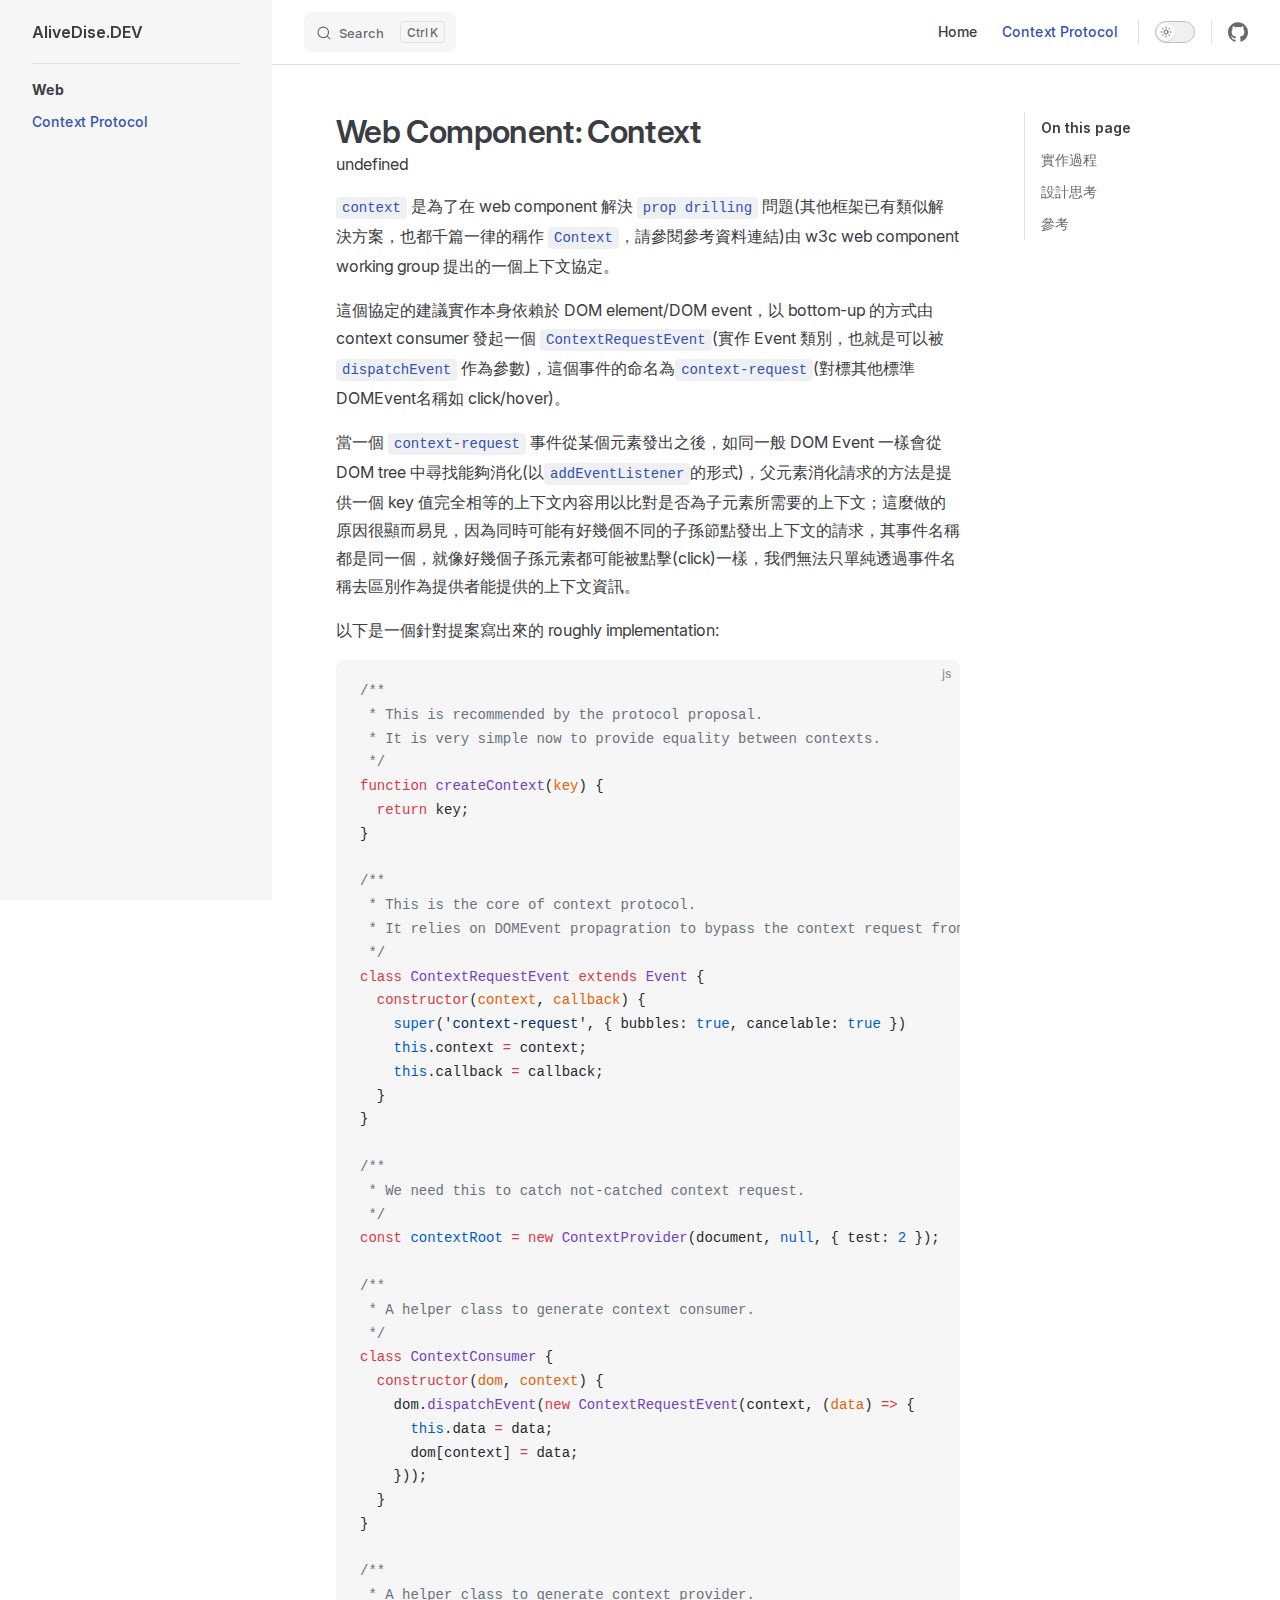
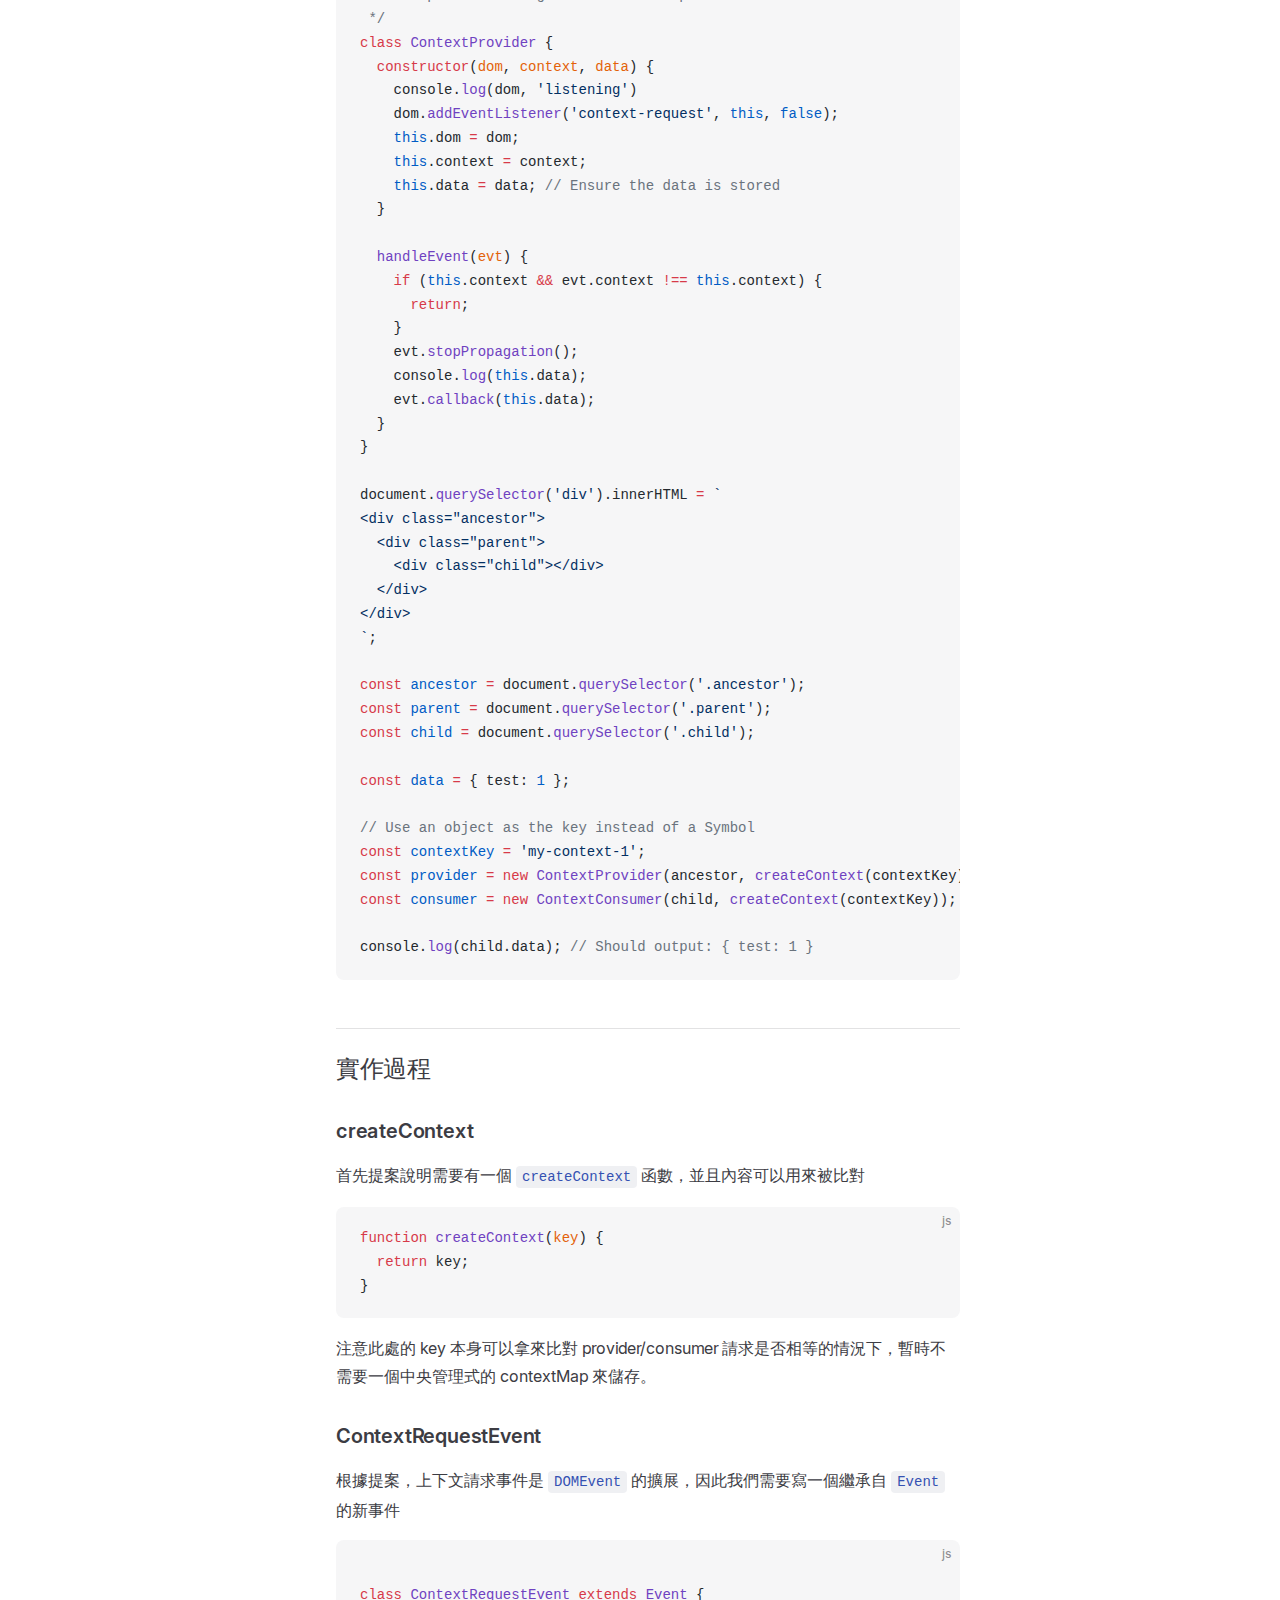
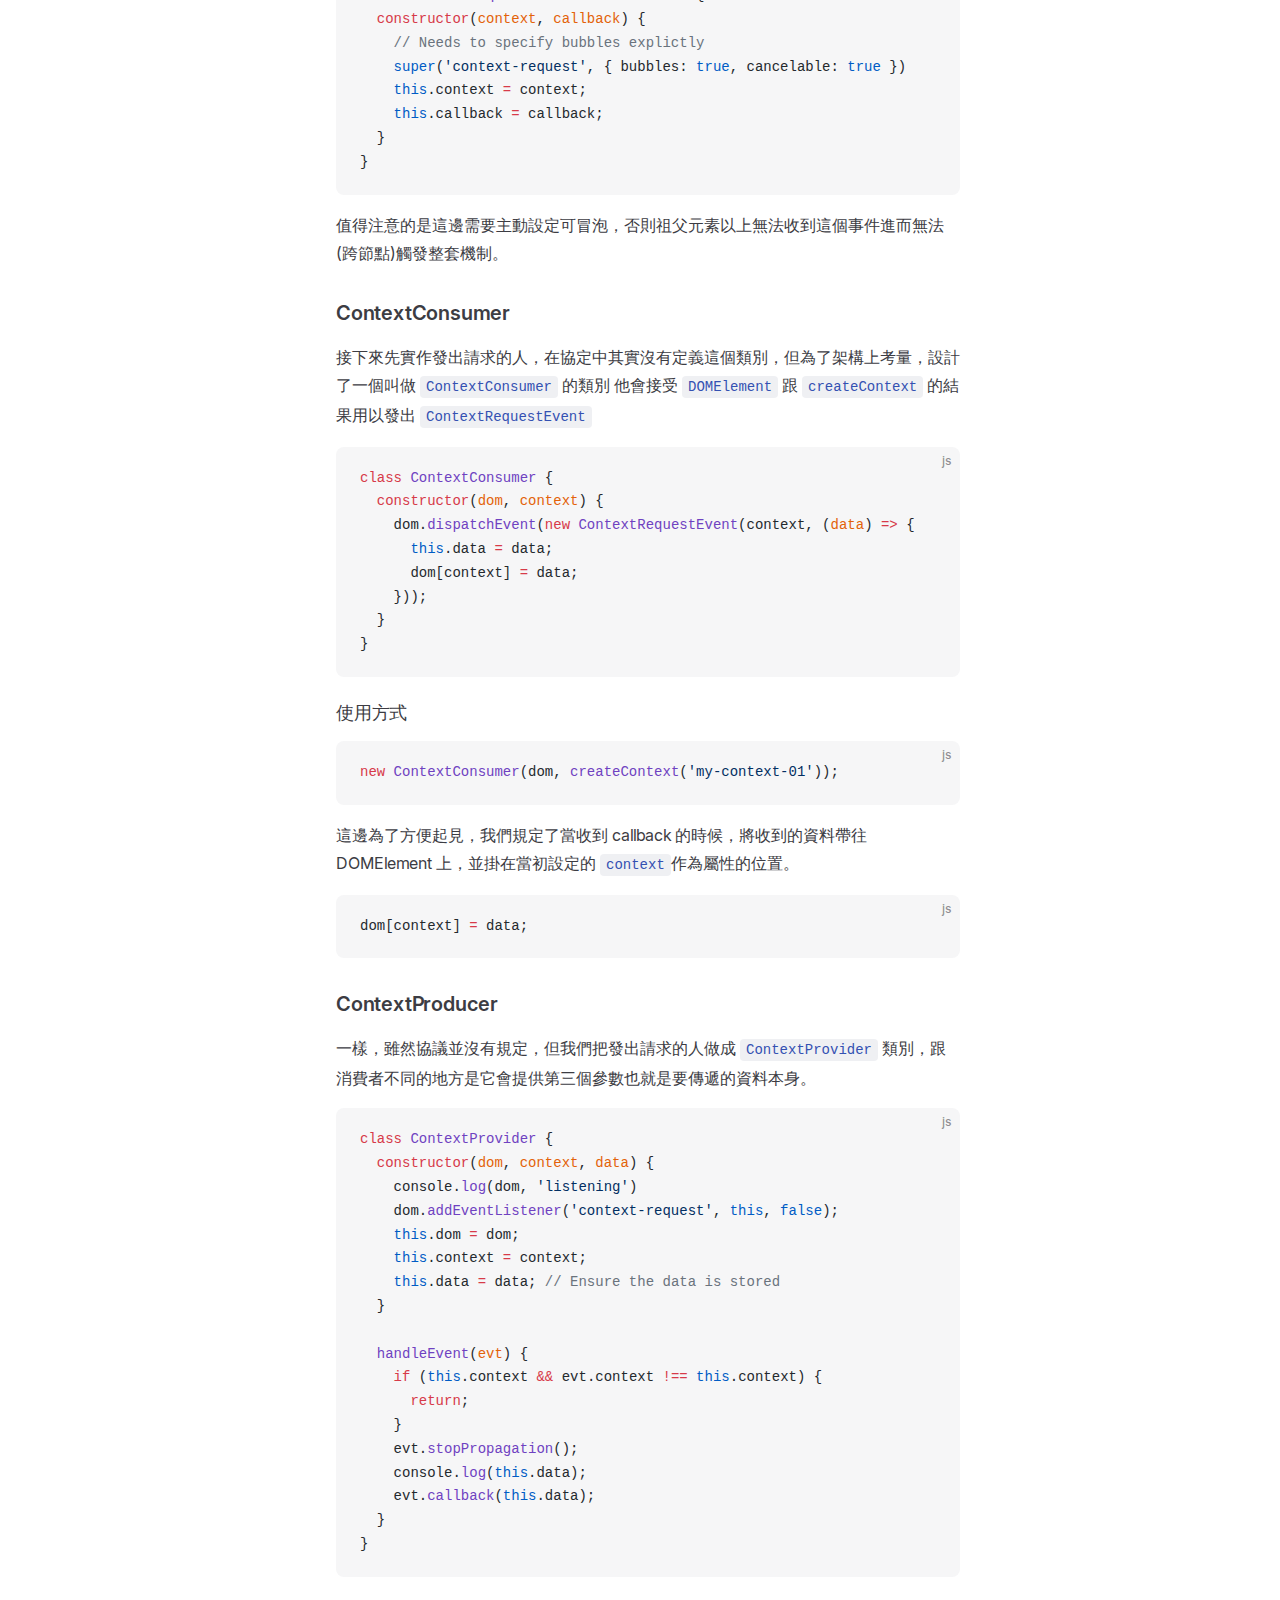
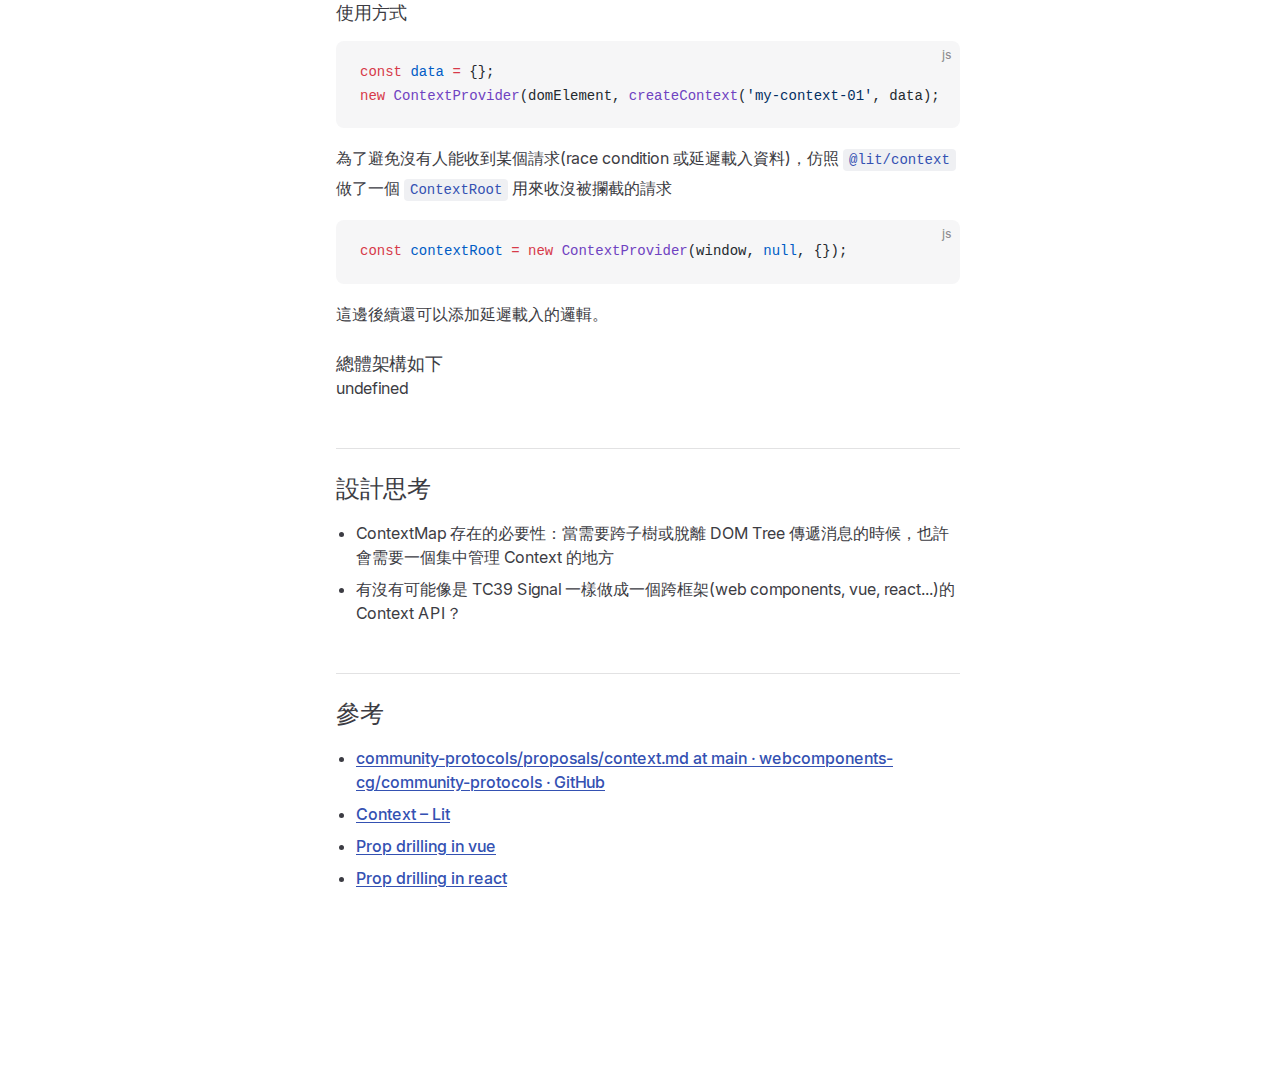
<file: context-protocol.html>
<!DOCTYPE html>
<html lang="en-US" dir="ltr">
  <head>
    <meta charset="utf-8">
    <meta name="viewport" content="width=device-width,initial-scale=1">
    <title>Web Component Context Community Protocol | AliveDise.DEV</title>
    <meta name="description" content="Coding, Alive">
    <meta name="generator" content="VitePress v1.5.0">
    <link rel="preload stylesheet" href="/assets/style.f7qqDp7N.css" as="style">
    <link rel="preload stylesheet" href="/vp-icons.css" as="style">
    
    <script type="module" src="/assets/app.lHK21n-M.js"></script>
    <link rel="preload" href="/assets/inter-roman-latin.Di8DUHzh.woff2" as="font" type="font/woff2" crossorigin="">
    <link rel="modulepreload" href="/assets/chunks/framework.CF3NcUp-.js">
    <link rel="modulepreload" href="/assets/chunks/theme.BDyyJ6Oy.js">
    <link rel="modulepreload" href="/assets/chunks/virtual_mermaid-config.DDnGl6nM.js">
    <link rel="modulepreload" href="/assets/context-protocol.md.DEWeEVMs.lean.js">
    <script id="check-dark-mode">(()=>{const e=localStorage.getItem("vitepress-theme-appearance")||"auto",a=window.matchMedia("(prefers-color-scheme: dark)").matches;(!e||e==="auto"?a:e==="dark")&&document.documentElement.classList.add("dark")})();</script>
    <script id="check-mac-os">document.documentElement.classList.toggle("mac",/Mac|iPhone|iPod|iPad/i.test(navigator.platform));</script>
    <link rel="manifest" href="/manifest.webmanifest">
    <script id="vite-plugin-pwa:register-sw" src="/registerSW.js"></script>
  </head>
  <body>
    <div id="app"><div class="Layout" data-v-7e6dba2e><!--[--><!--]--><!--[--><span tabindex="-1" data-v-8c539837></span><a href="#VPContent" class="VPSkipLink visually-hidden" data-v-8c539837> Skip to content </a><!--]--><!----><header class="VPNav" data-v-7e6dba2e data-v-51cd7e26><div class="VPNavBar" data-v-51cd7e26 data-v-093d99ec><div class="wrapper" data-v-093d99ec><div class="container" data-v-093d99ec><div class="title" data-v-093d99ec><div class="VPNavBarTitle has-sidebar" data-v-093d99ec data-v-43938586><a class="title" href="/" data-v-43938586><!--[--><!--]--><!----><span data-v-43938586>AliveDise.DEV</span><!--[--><!--]--></a></div></div><div class="content" data-v-093d99ec><div class="content-body" data-v-093d99ec><!--[--><!--]--><div class="VPNavBarSearch search" data-v-093d99ec><!--[--><!----><div id="local-search"><button type="button" class="DocSearch DocSearch-Button" aria-label="Search"><span class="DocSearch-Button-Container"><span class="vp-icon DocSearch-Search-Icon"></span><span class="DocSearch-Button-Placeholder">Search</span></span><span class="DocSearch-Button-Keys"><kbd class="DocSearch-Button-Key"></kbd><kbd class="DocSearch-Button-Key">K</kbd></span></button></div><!--]--></div><nav aria-labelledby="main-nav-aria-label" class="VPNavBarMenu menu" data-v-093d99ec data-v-2f6407da><span id="main-nav-aria-label" class="visually-hidden" data-v-2f6407da> Main Navigation </span><!--[--><!--[--><a class="VPLink link VPNavBarMenuLink" href="/" tabindex="0" data-v-2f6407da data-v-9b4db7b1><!--[--><span data-v-9b4db7b1>Home</span><!--]--></a><!--]--><!--[--><a class="VPLink link VPNavBarMenuLink active" href="/context-protocol" tabindex="0" data-v-2f6407da data-v-9b4db7b1><!--[--><span data-v-9b4db7b1>Context Protocol</span><!--]--></a><!--]--><!--]--></nav><!----><div class="VPNavBarAppearance appearance" data-v-093d99ec data-v-ea4eeffd><button class="VPSwitch VPSwitchAppearance" type="button" role="switch" title aria-checked="false" data-v-ea4eeffd data-v-e9143656 data-v-7ea3f26a><span class="check" data-v-7ea3f26a><span class="icon" data-v-7ea3f26a><!--[--><span class="vpi-sun sun" data-v-e9143656></span><span class="vpi-moon moon" data-v-e9143656></span><!--]--></span></span></button></div><div class="VPSocialLinks VPNavBarSocialLinks social-links" data-v-093d99ec data-v-c14e3417 data-v-a2e6cf08><!--[--><a class="VPSocialLink no-icon" href="https://github.com/alivedise" aria-label="github" target="_blank" rel="noopener" data-v-a2e6cf08 data-v-26db4279><span class="vpi-social-github"></span></a><!--]--></div><div class="VPFlyout VPNavBarExtra extra" data-v-093d99ec data-v-0a7057c5 data-v-f7efc769><button type="button" class="button" aria-haspopup="true" aria-expanded="false" aria-label="extra navigation" data-v-f7efc769><span class="vpi-more-horizontal icon" data-v-f7efc769></span></button><div class="menu" data-v-f7efc769><div class="VPMenu" data-v-f7efc769 data-v-fa1e1375><!----><!--[--><!--[--><!----><div class="group" data-v-0a7057c5><div class="item appearance" data-v-0a7057c5><p class="label" data-v-0a7057c5>Appearance</p><div class="appearance-action" data-v-0a7057c5><button class="VPSwitch VPSwitchAppearance" type="button" role="switch" title aria-checked="false" data-v-0a7057c5 data-v-e9143656 data-v-7ea3f26a><span class="check" data-v-7ea3f26a><span class="icon" data-v-7ea3f26a><!--[--><span class="vpi-sun sun" data-v-e9143656></span><span class="vpi-moon moon" data-v-e9143656></span><!--]--></span></span></button></div></div></div><div class="group" data-v-0a7057c5><div class="item social-links" data-v-0a7057c5><div class="VPSocialLinks social-links-list" data-v-0a7057c5 data-v-a2e6cf08><!--[--><a class="VPSocialLink no-icon" href="https://github.com/alivedise" aria-label="github" target="_blank" rel="noopener" data-v-a2e6cf08 data-v-26db4279><span class="vpi-social-github"></span></a><!--]--></div></div></div><!--]--><!--]--></div></div></div><!--[--><!--]--><button type="button" class="VPNavBarHamburger hamburger" aria-label="mobile navigation" aria-expanded="false" aria-controls="VPNavScreen" data-v-093d99ec data-v-50fb1dc9><span class="container" data-v-50fb1dc9><span class="top" data-v-50fb1dc9></span><span class="middle" data-v-50fb1dc9></span><span class="bottom" data-v-50fb1dc9></span></span></button></div></div></div></div><div class="divider" data-v-093d99ec><div class="divider-line" data-v-093d99ec></div></div></div><!----></header><div class="VPLocalNav has-sidebar empty" data-v-7e6dba2e data-v-6aae2d24><div class="container" data-v-6aae2d24><button class="menu" aria-expanded="false" aria-controls="VPSidebarNav" data-v-6aae2d24><span class="vpi-align-left menu-icon" data-v-6aae2d24></span><span class="menu-text" data-v-6aae2d24>Menu</span></button><div class="VPLocalNavOutlineDropdown" style="--vp-vh:0px;" data-v-6aae2d24 data-v-6cd5d8cd><button data-v-6cd5d8cd>Return to top</button><!----></div></div></div><aside class="VPSidebar" data-v-7e6dba2e data-v-4eb14c29><div class="curtain" data-v-4eb14c29></div><nav class="nav" id="VPSidebarNav" aria-labelledby="sidebar-aria-label" tabindex="-1" data-v-4eb14c29><span class="visually-hidden" id="sidebar-aria-label" data-v-4eb14c29> Sidebar Navigation </span><!--[--><!--]--><!--[--><div class="no-transition group" data-v-3426069f><section class="VPSidebarItem level-0 has-active" data-v-3426069f data-v-479fcb4a><div class="item" role="button" tabindex="0" data-v-479fcb4a><div class="indicator" data-v-479fcb4a></div><h2 class="text" data-v-479fcb4a>Web</h2><!----></div><div class="items" data-v-479fcb4a><!--[--><div class="VPSidebarItem level-1 is-link" data-v-479fcb4a data-v-479fcb4a><div class="item" data-v-479fcb4a><div class="indicator" data-v-479fcb4a></div><a class="VPLink link link" href="/context-protocol" data-v-479fcb4a><!--[--><p class="text" data-v-479fcb4a>Context Protocol</p><!--]--></a><!----></div><!----></div><!--]--></div></section></div><!--]--><!--[--><!--]--></nav></aside><div class="VPContent has-sidebar" id="VPContent" data-v-7e6dba2e data-v-83b72dfe><div class="VPDoc has-sidebar has-aside" data-v-83b72dfe data-v-35619090><!--[--><!--]--><div class="container" data-v-35619090><div class="aside" data-v-35619090><div class="aside-curtain" data-v-35619090></div><div class="aside-container" data-v-35619090><div class="aside-content" data-v-35619090><div class="VPDocAside" data-v-35619090 data-v-b6a3e219><!--[--><!--]--><!--[--><!--]--><nav aria-labelledby="doc-outline-aria-label" class="VPDocAsideOutline" data-v-b6a3e219 data-v-9ccfd55d><div class="content" data-v-9ccfd55d><div class="outline-marker" data-v-9ccfd55d></div><div aria-level="2" class="outline-title" id="doc-outline-aria-label" role="heading" data-v-9ccfd55d>On this page</div><ul class="VPDocOutlineItem root" data-v-9ccfd55d data-v-1c12a0aa><!--[--><!--]--></ul></div></nav><!--[--><!--]--><div class="spacer" data-v-b6a3e219></div><!--[--><!--]--><!----><!--[--><!--]--><!--[--><!--]--></div></div></div></div><div class="content" data-v-35619090><div class="content-container" data-v-35619090><!--[--><!--]--><main class="main" data-v-35619090><div style="position:relative;" class="vp-doc _context-protocol" data-v-35619090><div><h1 id="web-component-context" tabindex="-1">Web Component: Context <a class="header-anchor" href="#web-component-context" aria-label="Permalink to &quot;Web Component: Context&quot;">​</a></h1><div class="mermaid"></div><p><code>context</code> 是為了在 web component 解決 <code>prop drilling</code> 問題(其他框架已有類似解決方案，也都千篇一律的稱作 <code>Context</code>，請參閱參考資料連結)由 w3c web component working group 提出的一個上下文協定。</p><p>這個協定的建議實作本身依賴於 DOM element/DOM event，以 bottom-up 的方式由 context consumer 發起一個 <code>ContextRequestEvent</code>(實作 Event 類別，也就是可以被 <code>dispatchEvent</code> 作為參數)，這個事件的命名為<code>context-request</code>(對標其他標準DOMEvent名稱如 click/hover)。</p><p>當一個 <code>context-request</code> 事件從某個元素發出之後，如同一般 DOM Event 一樣會從 DOM tree 中尋找能夠消化(以<code>addEventListener</code>的形式)，父元素消化請求的方法是提供一個 key 值完全相等的上下文內容用以比對是否為子元素所需要的上下文；這麼做的原因很顯而易見，因為同時可能有好幾個不同的子孫節點發出上下文的請求，其事件名稱都是同一個，就像好幾個子孫元素都可能被點擊(click)一樣，我們無法只單純透過事件名稱去區別作為提供者能提供的上下文資訊。</p><p>以下是一個針對提案寫出來的 roughly implementation:</p><div class="language-js vp-adaptive-theme"><button title="Copy Code" class="copy"></button><span class="lang">js</span><pre class="shiki shiki-themes github-light github-dark vp-code" tabindex="0"><code><span class="line"><span style="--shiki-light:#6A737D;--shiki-dark:#6A737D;">/**</span></span>
<span class="line"><span style="--shiki-light:#6A737D;--shiki-dark:#6A737D;"> * This is recommended by the protocol proposal.</span></span>
<span class="line"><span style="--shiki-light:#6A737D;--shiki-dark:#6A737D;"> * It is very simple now to provide equality between contexts.</span></span>
<span class="line"><span style="--shiki-light:#6A737D;--shiki-dark:#6A737D;"> */</span></span>
<span class="line"><span style="--shiki-light:#D73A49;--shiki-dark:#F97583;">function</span><span style="--shiki-light:#6F42C1;--shiki-dark:#B392F0;"> createContext</span><span style="--shiki-light:#24292E;--shiki-dark:#E1E4E8;">(</span><span style="--shiki-light:#E36209;--shiki-dark:#FFAB70;">key</span><span style="--shiki-light:#24292E;--shiki-dark:#E1E4E8;">) {</span></span>
<span class="line"><span style="--shiki-light:#D73A49;--shiki-dark:#F97583;">  return</span><span style="--shiki-light:#24292E;--shiki-dark:#E1E4E8;"> key;</span></span>
<span class="line"><span style="--shiki-light:#24292E;--shiki-dark:#E1E4E8;">}</span></span>
<span class="line"></span>
<span class="line"><span style="--shiki-light:#6A737D;--shiki-dark:#6A737D;">/**</span></span>
<span class="line"><span style="--shiki-light:#6A737D;--shiki-dark:#6A737D;"> * This is the core of context protocol.</span></span>
<span class="line"><span style="--shiki-light:#6A737D;--shiki-dark:#6A737D;"> * It relies on DOMEvent propagration to bypass the context request from the consumer to the provider.</span></span>
<span class="line"><span style="--shiki-light:#6A737D;--shiki-dark:#6A737D;"> */</span></span>
<span class="line"><span style="--shiki-light:#D73A49;--shiki-dark:#F97583;">class</span><span style="--shiki-light:#6F42C1;--shiki-dark:#B392F0;"> ContextRequestEvent</span><span style="--shiki-light:#D73A49;--shiki-dark:#F97583;"> extends</span><span style="--shiki-light:#6F42C1;--shiki-dark:#B392F0;"> Event</span><span style="--shiki-light:#24292E;--shiki-dark:#E1E4E8;"> {</span></span>
<span class="line"><span style="--shiki-light:#D73A49;--shiki-dark:#F97583;">  constructor</span><span style="--shiki-light:#24292E;--shiki-dark:#E1E4E8;">(</span><span style="--shiki-light:#E36209;--shiki-dark:#FFAB70;">context</span><span style="--shiki-light:#24292E;--shiki-dark:#E1E4E8;">, </span><span style="--shiki-light:#E36209;--shiki-dark:#FFAB70;">callback</span><span style="--shiki-light:#24292E;--shiki-dark:#E1E4E8;">) {</span></span>
<span class="line"><span style="--shiki-light:#005CC5;--shiki-dark:#79B8FF;">    super</span><span style="--shiki-light:#24292E;--shiki-dark:#E1E4E8;">(</span><span style="--shiki-light:#032F62;--shiki-dark:#9ECBFF;">&#39;context-request&#39;</span><span style="--shiki-light:#24292E;--shiki-dark:#E1E4E8;">, { bubbles: </span><span style="--shiki-light:#005CC5;--shiki-dark:#79B8FF;">true</span><span style="--shiki-light:#24292E;--shiki-dark:#E1E4E8;">, cancelable: </span><span style="--shiki-light:#005CC5;--shiki-dark:#79B8FF;">true</span><span style="--shiki-light:#24292E;--shiki-dark:#E1E4E8;"> })</span></span>
<span class="line"><span style="--shiki-light:#005CC5;--shiki-dark:#79B8FF;">    this</span><span style="--shiki-light:#24292E;--shiki-dark:#E1E4E8;">.context </span><span style="--shiki-light:#D73A49;--shiki-dark:#F97583;">=</span><span style="--shiki-light:#24292E;--shiki-dark:#E1E4E8;"> context;</span></span>
<span class="line"><span style="--shiki-light:#005CC5;--shiki-dark:#79B8FF;">    this</span><span style="--shiki-light:#24292E;--shiki-dark:#E1E4E8;">.callback </span><span style="--shiki-light:#D73A49;--shiki-dark:#F97583;">=</span><span style="--shiki-light:#24292E;--shiki-dark:#E1E4E8;"> callback;</span></span>
<span class="line"><span style="--shiki-light:#24292E;--shiki-dark:#E1E4E8;">  }</span></span>
<span class="line"><span style="--shiki-light:#24292E;--shiki-dark:#E1E4E8;">}</span></span>
<span class="line"></span>
<span class="line"><span style="--shiki-light:#6A737D;--shiki-dark:#6A737D;">/**</span></span>
<span class="line"><span style="--shiki-light:#6A737D;--shiki-dark:#6A737D;"> * We need this to catch not-catched context request.</span></span>
<span class="line"><span style="--shiki-light:#6A737D;--shiki-dark:#6A737D;"> */</span></span>
<span class="line"><span style="--shiki-light:#D73A49;--shiki-dark:#F97583;">const</span><span style="--shiki-light:#005CC5;--shiki-dark:#79B8FF;"> contextRoot</span><span style="--shiki-light:#D73A49;--shiki-dark:#F97583;"> =</span><span style="--shiki-light:#D73A49;--shiki-dark:#F97583;"> new</span><span style="--shiki-light:#6F42C1;--shiki-dark:#B392F0;"> ContextProvider</span><span style="--shiki-light:#24292E;--shiki-dark:#E1E4E8;">(document, </span><span style="--shiki-light:#005CC5;--shiki-dark:#79B8FF;">null</span><span style="--shiki-light:#24292E;--shiki-dark:#E1E4E8;">, { test: </span><span style="--shiki-light:#005CC5;--shiki-dark:#79B8FF;">2</span><span style="--shiki-light:#24292E;--shiki-dark:#E1E4E8;"> });</span></span>
<span class="line"></span>
<span class="line"><span style="--shiki-light:#6A737D;--shiki-dark:#6A737D;">/**</span></span>
<span class="line"><span style="--shiki-light:#6A737D;--shiki-dark:#6A737D;"> * A helper class to generate context consumer.</span></span>
<span class="line"><span style="--shiki-light:#6A737D;--shiki-dark:#6A737D;"> */</span></span>
<span class="line"><span style="--shiki-light:#D73A49;--shiki-dark:#F97583;">class</span><span style="--shiki-light:#6F42C1;--shiki-dark:#B392F0;"> ContextConsumer</span><span style="--shiki-light:#24292E;--shiki-dark:#E1E4E8;"> {</span></span>
<span class="line"><span style="--shiki-light:#D73A49;--shiki-dark:#F97583;">  constructor</span><span style="--shiki-light:#24292E;--shiki-dark:#E1E4E8;">(</span><span style="--shiki-light:#E36209;--shiki-dark:#FFAB70;">dom</span><span style="--shiki-light:#24292E;--shiki-dark:#E1E4E8;">, </span><span style="--shiki-light:#E36209;--shiki-dark:#FFAB70;">context</span><span style="--shiki-light:#24292E;--shiki-dark:#E1E4E8;">) {</span></span>
<span class="line"><span style="--shiki-light:#24292E;--shiki-dark:#E1E4E8;">    dom.</span><span style="--shiki-light:#6F42C1;--shiki-dark:#B392F0;">dispatchEvent</span><span style="--shiki-light:#24292E;--shiki-dark:#E1E4E8;">(</span><span style="--shiki-light:#D73A49;--shiki-dark:#F97583;">new</span><span style="--shiki-light:#6F42C1;--shiki-dark:#B392F0;"> ContextRequestEvent</span><span style="--shiki-light:#24292E;--shiki-dark:#E1E4E8;">(context, (</span><span style="--shiki-light:#E36209;--shiki-dark:#FFAB70;">data</span><span style="--shiki-light:#24292E;--shiki-dark:#E1E4E8;">) </span><span style="--shiki-light:#D73A49;--shiki-dark:#F97583;">=&gt;</span><span style="--shiki-light:#24292E;--shiki-dark:#E1E4E8;"> {</span></span>
<span class="line"><span style="--shiki-light:#005CC5;--shiki-dark:#79B8FF;">      this</span><span style="--shiki-light:#24292E;--shiki-dark:#E1E4E8;">.data </span><span style="--shiki-light:#D73A49;--shiki-dark:#F97583;">=</span><span style="--shiki-light:#24292E;--shiki-dark:#E1E4E8;"> data;</span></span>
<span class="line"><span style="--shiki-light:#24292E;--shiki-dark:#E1E4E8;">      dom[context] </span><span style="--shiki-light:#D73A49;--shiki-dark:#F97583;">=</span><span style="--shiki-light:#24292E;--shiki-dark:#E1E4E8;"> data;</span></span>
<span class="line"><span style="--shiki-light:#24292E;--shiki-dark:#E1E4E8;">    }));</span></span>
<span class="line"><span style="--shiki-light:#24292E;--shiki-dark:#E1E4E8;">  }</span></span>
<span class="line"><span style="--shiki-light:#24292E;--shiki-dark:#E1E4E8;">}</span></span>
<span class="line"></span>
<span class="line"><span style="--shiki-light:#6A737D;--shiki-dark:#6A737D;">/**</span></span>
<span class="line"><span style="--shiki-light:#6A737D;--shiki-dark:#6A737D;"> * A helper class to generate context provider.</span></span>
<span class="line"><span style="--shiki-light:#6A737D;--shiki-dark:#6A737D;"> */</span></span>
<span class="line"><span style="--shiki-light:#D73A49;--shiki-dark:#F97583;">class</span><span style="--shiki-light:#6F42C1;--shiki-dark:#B392F0;"> ContextProvider</span><span style="--shiki-light:#24292E;--shiki-dark:#E1E4E8;"> {</span></span>
<span class="line"><span style="--shiki-light:#D73A49;--shiki-dark:#F97583;">  constructor</span><span style="--shiki-light:#24292E;--shiki-dark:#E1E4E8;">(</span><span style="--shiki-light:#E36209;--shiki-dark:#FFAB70;">dom</span><span style="--shiki-light:#24292E;--shiki-dark:#E1E4E8;">, </span><span style="--shiki-light:#E36209;--shiki-dark:#FFAB70;">context</span><span style="--shiki-light:#24292E;--shiki-dark:#E1E4E8;">, </span><span style="--shiki-light:#E36209;--shiki-dark:#FFAB70;">data</span><span style="--shiki-light:#24292E;--shiki-dark:#E1E4E8;">) {</span></span>
<span class="line"><span style="--shiki-light:#24292E;--shiki-dark:#E1E4E8;">    console.</span><span style="--shiki-light:#6F42C1;--shiki-dark:#B392F0;">log</span><span style="--shiki-light:#24292E;--shiki-dark:#E1E4E8;">(dom, </span><span style="--shiki-light:#032F62;--shiki-dark:#9ECBFF;">&#39;listening&#39;</span><span style="--shiki-light:#24292E;--shiki-dark:#E1E4E8;">)</span></span>
<span class="line"><span style="--shiki-light:#24292E;--shiki-dark:#E1E4E8;">    dom.</span><span style="--shiki-light:#6F42C1;--shiki-dark:#B392F0;">addEventListener</span><span style="--shiki-light:#24292E;--shiki-dark:#E1E4E8;">(</span><span style="--shiki-light:#032F62;--shiki-dark:#9ECBFF;">&#39;context-request&#39;</span><span style="--shiki-light:#24292E;--shiki-dark:#E1E4E8;">, </span><span style="--shiki-light:#005CC5;--shiki-dark:#79B8FF;">this</span><span style="--shiki-light:#24292E;--shiki-dark:#E1E4E8;">, </span><span style="--shiki-light:#005CC5;--shiki-dark:#79B8FF;">false</span><span style="--shiki-light:#24292E;--shiki-dark:#E1E4E8;">);</span></span>
<span class="line"><span style="--shiki-light:#005CC5;--shiki-dark:#79B8FF;">    this</span><span style="--shiki-light:#24292E;--shiki-dark:#E1E4E8;">.dom </span><span style="--shiki-light:#D73A49;--shiki-dark:#F97583;">=</span><span style="--shiki-light:#24292E;--shiki-dark:#E1E4E8;"> dom;</span></span>
<span class="line"><span style="--shiki-light:#005CC5;--shiki-dark:#79B8FF;">    this</span><span style="--shiki-light:#24292E;--shiki-dark:#E1E4E8;">.context </span><span style="--shiki-light:#D73A49;--shiki-dark:#F97583;">=</span><span style="--shiki-light:#24292E;--shiki-dark:#E1E4E8;"> context;</span></span>
<span class="line"><span style="--shiki-light:#005CC5;--shiki-dark:#79B8FF;">    this</span><span style="--shiki-light:#24292E;--shiki-dark:#E1E4E8;">.data </span><span style="--shiki-light:#D73A49;--shiki-dark:#F97583;">=</span><span style="--shiki-light:#24292E;--shiki-dark:#E1E4E8;"> data; </span><span style="--shiki-light:#6A737D;--shiki-dark:#6A737D;">// Ensure the data is stored</span></span>
<span class="line"><span style="--shiki-light:#24292E;--shiki-dark:#E1E4E8;">  }</span></span>
<span class="line"></span>
<span class="line"><span style="--shiki-light:#6F42C1;--shiki-dark:#B392F0;">  handleEvent</span><span style="--shiki-light:#24292E;--shiki-dark:#E1E4E8;">(</span><span style="--shiki-light:#E36209;--shiki-dark:#FFAB70;">evt</span><span style="--shiki-light:#24292E;--shiki-dark:#E1E4E8;">) {</span></span>
<span class="line"><span style="--shiki-light:#D73A49;--shiki-dark:#F97583;">    if</span><span style="--shiki-light:#24292E;--shiki-dark:#E1E4E8;"> (</span><span style="--shiki-light:#005CC5;--shiki-dark:#79B8FF;">this</span><span style="--shiki-light:#24292E;--shiki-dark:#E1E4E8;">.context </span><span style="--shiki-light:#D73A49;--shiki-dark:#F97583;">&amp;&amp;</span><span style="--shiki-light:#24292E;--shiki-dark:#E1E4E8;"> evt.context </span><span style="--shiki-light:#D73A49;--shiki-dark:#F97583;">!==</span><span style="--shiki-light:#005CC5;--shiki-dark:#79B8FF;"> this</span><span style="--shiki-light:#24292E;--shiki-dark:#E1E4E8;">.context) {</span></span>
<span class="line"><span style="--shiki-light:#D73A49;--shiki-dark:#F97583;">      return</span><span style="--shiki-light:#24292E;--shiki-dark:#E1E4E8;">;</span></span>
<span class="line"><span style="--shiki-light:#24292E;--shiki-dark:#E1E4E8;">    }</span></span>
<span class="line"><span style="--shiki-light:#24292E;--shiki-dark:#E1E4E8;">    evt.</span><span style="--shiki-light:#6F42C1;--shiki-dark:#B392F0;">stopPropagation</span><span style="--shiki-light:#24292E;--shiki-dark:#E1E4E8;">();</span></span>
<span class="line"><span style="--shiki-light:#24292E;--shiki-dark:#E1E4E8;">    console.</span><span style="--shiki-light:#6F42C1;--shiki-dark:#B392F0;">log</span><span style="--shiki-light:#24292E;--shiki-dark:#E1E4E8;">(</span><span style="--shiki-light:#005CC5;--shiki-dark:#79B8FF;">this</span><span style="--shiki-light:#24292E;--shiki-dark:#E1E4E8;">.data);</span></span>
<span class="line"><span style="--shiki-light:#24292E;--shiki-dark:#E1E4E8;">    evt.</span><span style="--shiki-light:#6F42C1;--shiki-dark:#B392F0;">callback</span><span style="--shiki-light:#24292E;--shiki-dark:#E1E4E8;">(</span><span style="--shiki-light:#005CC5;--shiki-dark:#79B8FF;">this</span><span style="--shiki-light:#24292E;--shiki-dark:#E1E4E8;">.data);</span></span>
<span class="line"><span style="--shiki-light:#24292E;--shiki-dark:#E1E4E8;">  }</span></span>
<span class="line"><span style="--shiki-light:#24292E;--shiki-dark:#E1E4E8;">}</span></span>
<span class="line"></span>
<span class="line"><span style="--shiki-light:#24292E;--shiki-dark:#E1E4E8;">document.</span><span style="--shiki-light:#6F42C1;--shiki-dark:#B392F0;">querySelector</span><span style="--shiki-light:#24292E;--shiki-dark:#E1E4E8;">(</span><span style="--shiki-light:#032F62;--shiki-dark:#9ECBFF;">&#39;div&#39;</span><span style="--shiki-light:#24292E;--shiki-dark:#E1E4E8;">).innerHTML </span><span style="--shiki-light:#D73A49;--shiki-dark:#F97583;">=</span><span style="--shiki-light:#032F62;--shiki-dark:#9ECBFF;"> `</span></span>
<span class="line"><span style="--shiki-light:#032F62;--shiki-dark:#9ECBFF;">&lt;div class=&quot;ancestor&quot;&gt;</span></span>
<span class="line"><span style="--shiki-light:#032F62;--shiki-dark:#9ECBFF;">  &lt;div class=&quot;parent&quot;&gt;</span></span>
<span class="line"><span style="--shiki-light:#032F62;--shiki-dark:#9ECBFF;">    &lt;div class=&quot;child&quot;&gt;&lt;/div&gt;</span></span>
<span class="line"><span style="--shiki-light:#032F62;--shiki-dark:#9ECBFF;">  &lt;/div&gt;</span></span>
<span class="line"><span style="--shiki-light:#032F62;--shiki-dark:#9ECBFF;">&lt;/div&gt;</span></span>
<span class="line"><span style="--shiki-light:#032F62;--shiki-dark:#9ECBFF;">`</span><span style="--shiki-light:#24292E;--shiki-dark:#E1E4E8;">;</span></span>
<span class="line"></span>
<span class="line"><span style="--shiki-light:#D73A49;--shiki-dark:#F97583;">const</span><span style="--shiki-light:#005CC5;--shiki-dark:#79B8FF;"> ancestor</span><span style="--shiki-light:#D73A49;--shiki-dark:#F97583;"> =</span><span style="--shiki-light:#24292E;--shiki-dark:#E1E4E8;"> document.</span><span style="--shiki-light:#6F42C1;--shiki-dark:#B392F0;">querySelector</span><span style="--shiki-light:#24292E;--shiki-dark:#E1E4E8;">(</span><span style="--shiki-light:#032F62;--shiki-dark:#9ECBFF;">&#39;.ancestor&#39;</span><span style="--shiki-light:#24292E;--shiki-dark:#E1E4E8;">);</span></span>
<span class="line"><span style="--shiki-light:#D73A49;--shiki-dark:#F97583;">const</span><span style="--shiki-light:#005CC5;--shiki-dark:#79B8FF;"> parent</span><span style="--shiki-light:#D73A49;--shiki-dark:#F97583;"> =</span><span style="--shiki-light:#24292E;--shiki-dark:#E1E4E8;"> document.</span><span style="--shiki-light:#6F42C1;--shiki-dark:#B392F0;">querySelector</span><span style="--shiki-light:#24292E;--shiki-dark:#E1E4E8;">(</span><span style="--shiki-light:#032F62;--shiki-dark:#9ECBFF;">&#39;.parent&#39;</span><span style="--shiki-light:#24292E;--shiki-dark:#E1E4E8;">);</span></span>
<span class="line"><span style="--shiki-light:#D73A49;--shiki-dark:#F97583;">const</span><span style="--shiki-light:#005CC5;--shiki-dark:#79B8FF;"> child</span><span style="--shiki-light:#D73A49;--shiki-dark:#F97583;"> =</span><span style="--shiki-light:#24292E;--shiki-dark:#E1E4E8;"> document.</span><span style="--shiki-light:#6F42C1;--shiki-dark:#B392F0;">querySelector</span><span style="--shiki-light:#24292E;--shiki-dark:#E1E4E8;">(</span><span style="--shiki-light:#032F62;--shiki-dark:#9ECBFF;">&#39;.child&#39;</span><span style="--shiki-light:#24292E;--shiki-dark:#E1E4E8;">);</span></span>
<span class="line"></span>
<span class="line"><span style="--shiki-light:#D73A49;--shiki-dark:#F97583;">const</span><span style="--shiki-light:#005CC5;--shiki-dark:#79B8FF;"> data</span><span style="--shiki-light:#D73A49;--shiki-dark:#F97583;"> =</span><span style="--shiki-light:#24292E;--shiki-dark:#E1E4E8;"> { test: </span><span style="--shiki-light:#005CC5;--shiki-dark:#79B8FF;">1</span><span style="--shiki-light:#24292E;--shiki-dark:#E1E4E8;"> };</span></span>
<span class="line"></span>
<span class="line"><span style="--shiki-light:#6A737D;--shiki-dark:#6A737D;">// Use an object as the key instead of a Symbol</span></span>
<span class="line"><span style="--shiki-light:#D73A49;--shiki-dark:#F97583;">const</span><span style="--shiki-light:#005CC5;--shiki-dark:#79B8FF;"> contextKey</span><span style="--shiki-light:#D73A49;--shiki-dark:#F97583;"> =</span><span style="--shiki-light:#032F62;--shiki-dark:#9ECBFF;"> &#39;my-context-1&#39;</span><span style="--shiki-light:#24292E;--shiki-dark:#E1E4E8;">;</span></span>
<span class="line"><span style="--shiki-light:#D73A49;--shiki-dark:#F97583;">const</span><span style="--shiki-light:#005CC5;--shiki-dark:#79B8FF;"> provider</span><span style="--shiki-light:#D73A49;--shiki-dark:#F97583;"> =</span><span style="--shiki-light:#D73A49;--shiki-dark:#F97583;"> new</span><span style="--shiki-light:#6F42C1;--shiki-dark:#B392F0;"> ContextProvider</span><span style="--shiki-light:#24292E;--shiki-dark:#E1E4E8;">(ancestor, </span><span style="--shiki-light:#6F42C1;--shiki-dark:#B392F0;">createContext</span><span style="--shiki-light:#24292E;--shiki-dark:#E1E4E8;">(contextKey), data);</span></span>
<span class="line"><span style="--shiki-light:#D73A49;--shiki-dark:#F97583;">const</span><span style="--shiki-light:#005CC5;--shiki-dark:#79B8FF;"> consumer</span><span style="--shiki-light:#D73A49;--shiki-dark:#F97583;"> =</span><span style="--shiki-light:#D73A49;--shiki-dark:#F97583;"> new</span><span style="--shiki-light:#6F42C1;--shiki-dark:#B392F0;"> ContextConsumer</span><span style="--shiki-light:#24292E;--shiki-dark:#E1E4E8;">(child, </span><span style="--shiki-light:#6F42C1;--shiki-dark:#B392F0;">createContext</span><span style="--shiki-light:#24292E;--shiki-dark:#E1E4E8;">(contextKey));</span></span>
<span class="line"></span>
<span class="line"><span style="--shiki-light:#24292E;--shiki-dark:#E1E4E8;">console.</span><span style="--shiki-light:#6F42C1;--shiki-dark:#B392F0;">log</span><span style="--shiki-light:#24292E;--shiki-dark:#E1E4E8;">(child.data); </span><span style="--shiki-light:#6A737D;--shiki-dark:#6A737D;">// Should output: { test: 1 }</span></span></code></pre></div><h2 id="實作過程" tabindex="-1">實作過程 <a class="header-anchor" href="#實作過程" aria-label="Permalink to &quot;實作過程&quot;">​</a></h2><h3 id="createcontext" tabindex="-1">createContext <a class="header-anchor" href="#createcontext" aria-label="Permalink to &quot;createContext&quot;">​</a></h3><p>首先提案說明需要有一個 <code>createContext</code> 函數，並且內容可以用來被比對</p><div class="language-js vp-adaptive-theme"><button title="Copy Code" class="copy"></button><span class="lang">js</span><pre class="shiki shiki-themes github-light github-dark vp-code" tabindex="0"><code><span class="line"><span style="--shiki-light:#D73A49;--shiki-dark:#F97583;">function</span><span style="--shiki-light:#6F42C1;--shiki-dark:#B392F0;"> createContext</span><span style="--shiki-light:#24292E;--shiki-dark:#E1E4E8;">(</span><span style="--shiki-light:#E36209;--shiki-dark:#FFAB70;">key</span><span style="--shiki-light:#24292E;--shiki-dark:#E1E4E8;">) {</span></span>
<span class="line"><span style="--shiki-light:#D73A49;--shiki-dark:#F97583;">  return</span><span style="--shiki-light:#24292E;--shiki-dark:#E1E4E8;"> key;</span></span>
<span class="line"><span style="--shiki-light:#24292E;--shiki-dark:#E1E4E8;">}</span></span></code></pre></div><p>注意此處的 key 本身可以拿來比對 provider/consumer 請求是否相等的情況下，暫時不需要一個中央管理式的 contextMap 來儲存。</p><h3 id="contextrequestevent" tabindex="-1">ContextRequestEvent <a class="header-anchor" href="#contextrequestevent" aria-label="Permalink to &quot;ContextRequestEvent&quot;">​</a></h3><p>根據提案，上下文請求事件是 <code>DOMEvent</code> 的擴展，因此我們需要寫一個繼承自 <code>Event</code> 的新事件</p><div class="language-js vp-adaptive-theme"><button title="Copy Code" class="copy"></button><span class="lang">js</span><pre class="shiki shiki-themes github-light github-dark vp-code" tabindex="0"><code><span class="line"></span>
<span class="line"><span style="--shiki-light:#D73A49;--shiki-dark:#F97583;">class</span><span style="--shiki-light:#6F42C1;--shiki-dark:#B392F0;"> ContextRequestEvent</span><span style="--shiki-light:#D73A49;--shiki-dark:#F97583;"> extends</span><span style="--shiki-light:#6F42C1;--shiki-dark:#B392F0;"> Event</span><span style="--shiki-light:#24292E;--shiki-dark:#E1E4E8;"> {</span></span>
<span class="line"><span style="--shiki-light:#D73A49;--shiki-dark:#F97583;">  constructor</span><span style="--shiki-light:#24292E;--shiki-dark:#E1E4E8;">(</span><span style="--shiki-light:#E36209;--shiki-dark:#FFAB70;">context</span><span style="--shiki-light:#24292E;--shiki-dark:#E1E4E8;">, </span><span style="--shiki-light:#E36209;--shiki-dark:#FFAB70;">callback</span><span style="--shiki-light:#24292E;--shiki-dark:#E1E4E8;">) {</span></span>
<span class="line"><span style="--shiki-light:#6A737D;--shiki-dark:#6A737D;">    // Needs to specify bubbles explictly</span></span>
<span class="line"><span style="--shiki-light:#005CC5;--shiki-dark:#79B8FF;">    super</span><span style="--shiki-light:#24292E;--shiki-dark:#E1E4E8;">(</span><span style="--shiki-light:#032F62;--shiki-dark:#9ECBFF;">&#39;context-request&#39;</span><span style="--shiki-light:#24292E;--shiki-dark:#E1E4E8;">, { bubbles: </span><span style="--shiki-light:#005CC5;--shiki-dark:#79B8FF;">true</span><span style="--shiki-light:#24292E;--shiki-dark:#E1E4E8;">, cancelable: </span><span style="--shiki-light:#005CC5;--shiki-dark:#79B8FF;">true</span><span style="--shiki-light:#24292E;--shiki-dark:#E1E4E8;"> })</span></span>
<span class="line"><span style="--shiki-light:#005CC5;--shiki-dark:#79B8FF;">    this</span><span style="--shiki-light:#24292E;--shiki-dark:#E1E4E8;">.context </span><span style="--shiki-light:#D73A49;--shiki-dark:#F97583;">=</span><span style="--shiki-light:#24292E;--shiki-dark:#E1E4E8;"> context;</span></span>
<span class="line"><span style="--shiki-light:#005CC5;--shiki-dark:#79B8FF;">    this</span><span style="--shiki-light:#24292E;--shiki-dark:#E1E4E8;">.callback </span><span style="--shiki-light:#D73A49;--shiki-dark:#F97583;">=</span><span style="--shiki-light:#24292E;--shiki-dark:#E1E4E8;"> callback;</span></span>
<span class="line"><span style="--shiki-light:#24292E;--shiki-dark:#E1E4E8;">  }</span></span>
<span class="line"><span style="--shiki-light:#24292E;--shiki-dark:#E1E4E8;">}</span></span></code></pre></div><p>值得注意的是這邊需要主動設定可冒泡，否則祖父元素以上無法收到這個事件進而無法(跨節點)觸發整套機制。</p><h3 id="contextconsumer" tabindex="-1">ContextConsumer <a class="header-anchor" href="#contextconsumer" aria-label="Permalink to &quot;ContextConsumer&quot;">​</a></h3><p>接下來先實作發出請求的人，在協定中其實沒有定義這個類別，但為了架構上考量，設計了一個叫做 <code>ContextConsumer</code> 的類別 他會接受 <code>DOMElement</code> 跟 <code>createContext</code> 的結果用以發出 <code>ContextRequestEvent</code></p><div class="language-js vp-adaptive-theme"><button title="Copy Code" class="copy"></button><span class="lang">js</span><pre class="shiki shiki-themes github-light github-dark vp-code" tabindex="0"><code><span class="line"><span style="--shiki-light:#D73A49;--shiki-dark:#F97583;">class</span><span style="--shiki-light:#6F42C1;--shiki-dark:#B392F0;"> ContextConsumer</span><span style="--shiki-light:#24292E;--shiki-dark:#E1E4E8;"> {</span></span>
<span class="line"><span style="--shiki-light:#D73A49;--shiki-dark:#F97583;">  constructor</span><span style="--shiki-light:#24292E;--shiki-dark:#E1E4E8;">(</span><span style="--shiki-light:#E36209;--shiki-dark:#FFAB70;">dom</span><span style="--shiki-light:#24292E;--shiki-dark:#E1E4E8;">, </span><span style="--shiki-light:#E36209;--shiki-dark:#FFAB70;">context</span><span style="--shiki-light:#24292E;--shiki-dark:#E1E4E8;">) {</span></span>
<span class="line"><span style="--shiki-light:#24292E;--shiki-dark:#E1E4E8;">    dom.</span><span style="--shiki-light:#6F42C1;--shiki-dark:#B392F0;">dispatchEvent</span><span style="--shiki-light:#24292E;--shiki-dark:#E1E4E8;">(</span><span style="--shiki-light:#D73A49;--shiki-dark:#F97583;">new</span><span style="--shiki-light:#6F42C1;--shiki-dark:#B392F0;"> ContextRequestEvent</span><span style="--shiki-light:#24292E;--shiki-dark:#E1E4E8;">(context, (</span><span style="--shiki-light:#E36209;--shiki-dark:#FFAB70;">data</span><span style="--shiki-light:#24292E;--shiki-dark:#E1E4E8;">) </span><span style="--shiki-light:#D73A49;--shiki-dark:#F97583;">=&gt;</span><span style="--shiki-light:#24292E;--shiki-dark:#E1E4E8;"> {</span></span>
<span class="line"><span style="--shiki-light:#005CC5;--shiki-dark:#79B8FF;">      this</span><span style="--shiki-light:#24292E;--shiki-dark:#E1E4E8;">.data </span><span style="--shiki-light:#D73A49;--shiki-dark:#F97583;">=</span><span style="--shiki-light:#24292E;--shiki-dark:#E1E4E8;"> data;</span></span>
<span class="line"><span style="--shiki-light:#24292E;--shiki-dark:#E1E4E8;">      dom[context] </span><span style="--shiki-light:#D73A49;--shiki-dark:#F97583;">=</span><span style="--shiki-light:#24292E;--shiki-dark:#E1E4E8;"> data;</span></span>
<span class="line"><span style="--shiki-light:#24292E;--shiki-dark:#E1E4E8;">    }));</span></span>
<span class="line"><span style="--shiki-light:#24292E;--shiki-dark:#E1E4E8;">  }</span></span>
<span class="line"><span style="--shiki-light:#24292E;--shiki-dark:#E1E4E8;">}</span></span></code></pre></div><h4 id="使用方式" tabindex="-1">使用方式 <a class="header-anchor" href="#使用方式" aria-label="Permalink to &quot;使用方式&quot;">​</a></h4><div class="language-js vp-adaptive-theme"><button title="Copy Code" class="copy"></button><span class="lang">js</span><pre class="shiki shiki-themes github-light github-dark vp-code" tabindex="0"><code><span class="line"><span style="--shiki-light:#D73A49;--shiki-dark:#F97583;">new</span><span style="--shiki-light:#6F42C1;--shiki-dark:#B392F0;"> ContextConsumer</span><span style="--shiki-light:#24292E;--shiki-dark:#E1E4E8;">(dom, </span><span style="--shiki-light:#6F42C1;--shiki-dark:#B392F0;">createContext</span><span style="--shiki-light:#24292E;--shiki-dark:#E1E4E8;">(</span><span style="--shiki-light:#032F62;--shiki-dark:#9ECBFF;">&#39;my-context-01&#39;</span><span style="--shiki-light:#24292E;--shiki-dark:#E1E4E8;">));</span></span></code></pre></div><p>這邊為了方便起見，我們規定了當收到 callback 的時候，將收到的資料帶往 DOMElement 上，並掛在當初設定的 <code>context</code>作為屬性的位置。</p><div class="language-js vp-adaptive-theme"><button title="Copy Code" class="copy"></button><span class="lang">js</span><pre class="shiki shiki-themes github-light github-dark vp-code" tabindex="0"><code><span class="line"><span style="--shiki-light:#24292E;--shiki-dark:#E1E4E8;">dom[context] </span><span style="--shiki-light:#D73A49;--shiki-dark:#F97583;">=</span><span style="--shiki-light:#24292E;--shiki-dark:#E1E4E8;"> data;</span></span></code></pre></div><h3 id="contextproducer" tabindex="-1">ContextProducer <a class="header-anchor" href="#contextproducer" aria-label="Permalink to &quot;ContextProducer&quot;">​</a></h3><p>一樣，雖然協議並沒有規定，但我們把發出請求的人做成 <code>ContextProvider</code> 類別，跟消費者不同的地方是它會提供第三個參數也就是要傳遞的資料本身。</p><div class="language-js vp-adaptive-theme"><button title="Copy Code" class="copy"></button><span class="lang">js</span><pre class="shiki shiki-themes github-light github-dark vp-code" tabindex="0"><code><span class="line"><span style="--shiki-light:#D73A49;--shiki-dark:#F97583;">class</span><span style="--shiki-light:#6F42C1;--shiki-dark:#B392F0;"> ContextProvider</span><span style="--shiki-light:#24292E;--shiki-dark:#E1E4E8;"> {</span></span>
<span class="line"><span style="--shiki-light:#D73A49;--shiki-dark:#F97583;">  constructor</span><span style="--shiki-light:#24292E;--shiki-dark:#E1E4E8;">(</span><span style="--shiki-light:#E36209;--shiki-dark:#FFAB70;">dom</span><span style="--shiki-light:#24292E;--shiki-dark:#E1E4E8;">, </span><span style="--shiki-light:#E36209;--shiki-dark:#FFAB70;">context</span><span style="--shiki-light:#24292E;--shiki-dark:#E1E4E8;">, </span><span style="--shiki-light:#E36209;--shiki-dark:#FFAB70;">data</span><span style="--shiki-light:#24292E;--shiki-dark:#E1E4E8;">) {</span></span>
<span class="line"><span style="--shiki-light:#24292E;--shiki-dark:#E1E4E8;">    console.</span><span style="--shiki-light:#6F42C1;--shiki-dark:#B392F0;">log</span><span style="--shiki-light:#24292E;--shiki-dark:#E1E4E8;">(dom, </span><span style="--shiki-light:#032F62;--shiki-dark:#9ECBFF;">&#39;listening&#39;</span><span style="--shiki-light:#24292E;--shiki-dark:#E1E4E8;">)</span></span>
<span class="line"><span style="--shiki-light:#24292E;--shiki-dark:#E1E4E8;">    dom.</span><span style="--shiki-light:#6F42C1;--shiki-dark:#B392F0;">addEventListener</span><span style="--shiki-light:#24292E;--shiki-dark:#E1E4E8;">(</span><span style="--shiki-light:#032F62;--shiki-dark:#9ECBFF;">&#39;context-request&#39;</span><span style="--shiki-light:#24292E;--shiki-dark:#E1E4E8;">, </span><span style="--shiki-light:#005CC5;--shiki-dark:#79B8FF;">this</span><span style="--shiki-light:#24292E;--shiki-dark:#E1E4E8;">, </span><span style="--shiki-light:#005CC5;--shiki-dark:#79B8FF;">false</span><span style="--shiki-light:#24292E;--shiki-dark:#E1E4E8;">);</span></span>
<span class="line"><span style="--shiki-light:#005CC5;--shiki-dark:#79B8FF;">    this</span><span style="--shiki-light:#24292E;--shiki-dark:#E1E4E8;">.dom </span><span style="--shiki-light:#D73A49;--shiki-dark:#F97583;">=</span><span style="--shiki-light:#24292E;--shiki-dark:#E1E4E8;"> dom;</span></span>
<span class="line"><span style="--shiki-light:#005CC5;--shiki-dark:#79B8FF;">    this</span><span style="--shiki-light:#24292E;--shiki-dark:#E1E4E8;">.context </span><span style="--shiki-light:#D73A49;--shiki-dark:#F97583;">=</span><span style="--shiki-light:#24292E;--shiki-dark:#E1E4E8;"> context;</span></span>
<span class="line"><span style="--shiki-light:#005CC5;--shiki-dark:#79B8FF;">    this</span><span style="--shiki-light:#24292E;--shiki-dark:#E1E4E8;">.data </span><span style="--shiki-light:#D73A49;--shiki-dark:#F97583;">=</span><span style="--shiki-light:#24292E;--shiki-dark:#E1E4E8;"> data; </span><span style="--shiki-light:#6A737D;--shiki-dark:#6A737D;">// Ensure the data is stored</span></span>
<span class="line"><span style="--shiki-light:#24292E;--shiki-dark:#E1E4E8;">  }</span></span>
<span class="line"></span>
<span class="line"><span style="--shiki-light:#6F42C1;--shiki-dark:#B392F0;">  handleEvent</span><span style="--shiki-light:#24292E;--shiki-dark:#E1E4E8;">(</span><span style="--shiki-light:#E36209;--shiki-dark:#FFAB70;">evt</span><span style="--shiki-light:#24292E;--shiki-dark:#E1E4E8;">) {</span></span>
<span class="line"><span style="--shiki-light:#D73A49;--shiki-dark:#F97583;">    if</span><span style="--shiki-light:#24292E;--shiki-dark:#E1E4E8;"> (</span><span style="--shiki-light:#005CC5;--shiki-dark:#79B8FF;">this</span><span style="--shiki-light:#24292E;--shiki-dark:#E1E4E8;">.context </span><span style="--shiki-light:#D73A49;--shiki-dark:#F97583;">&amp;&amp;</span><span style="--shiki-light:#24292E;--shiki-dark:#E1E4E8;"> evt.context </span><span style="--shiki-light:#D73A49;--shiki-dark:#F97583;">!==</span><span style="--shiki-light:#005CC5;--shiki-dark:#79B8FF;"> this</span><span style="--shiki-light:#24292E;--shiki-dark:#E1E4E8;">.context) {</span></span>
<span class="line"><span style="--shiki-light:#D73A49;--shiki-dark:#F97583;">      return</span><span style="--shiki-light:#24292E;--shiki-dark:#E1E4E8;">;</span></span>
<span class="line"><span style="--shiki-light:#24292E;--shiki-dark:#E1E4E8;">    }</span></span>
<span class="line"><span style="--shiki-light:#24292E;--shiki-dark:#E1E4E8;">    evt.</span><span style="--shiki-light:#6F42C1;--shiki-dark:#B392F0;">stopPropagation</span><span style="--shiki-light:#24292E;--shiki-dark:#E1E4E8;">();</span></span>
<span class="line"><span style="--shiki-light:#24292E;--shiki-dark:#E1E4E8;">    console.</span><span style="--shiki-light:#6F42C1;--shiki-dark:#B392F0;">log</span><span style="--shiki-light:#24292E;--shiki-dark:#E1E4E8;">(</span><span style="--shiki-light:#005CC5;--shiki-dark:#79B8FF;">this</span><span style="--shiki-light:#24292E;--shiki-dark:#E1E4E8;">.data);</span></span>
<span class="line"><span style="--shiki-light:#24292E;--shiki-dark:#E1E4E8;">    evt.</span><span style="--shiki-light:#6F42C1;--shiki-dark:#B392F0;">callback</span><span style="--shiki-light:#24292E;--shiki-dark:#E1E4E8;">(</span><span style="--shiki-light:#005CC5;--shiki-dark:#79B8FF;">this</span><span style="--shiki-light:#24292E;--shiki-dark:#E1E4E8;">.data);</span></span>
<span class="line"><span style="--shiki-light:#24292E;--shiki-dark:#E1E4E8;">  }</span></span>
<span class="line"><span style="--shiki-light:#24292E;--shiki-dark:#E1E4E8;">}</span></span></code></pre></div><h4 id="使用方式-1" tabindex="-1">使用方式 <a class="header-anchor" href="#使用方式-1" aria-label="Permalink to &quot;使用方式&quot;">​</a></h4><div class="language-js vp-adaptive-theme"><button title="Copy Code" class="copy"></button><span class="lang">js</span><pre class="shiki shiki-themes github-light github-dark vp-code" tabindex="0"><code><span class="line"><span style="--shiki-light:#D73A49;--shiki-dark:#F97583;">const</span><span style="--shiki-light:#005CC5;--shiki-dark:#79B8FF;"> data</span><span style="--shiki-light:#D73A49;--shiki-dark:#F97583;"> =</span><span style="--shiki-light:#24292E;--shiki-dark:#E1E4E8;"> {};</span></span>
<span class="line"><span style="--shiki-light:#D73A49;--shiki-dark:#F97583;">new</span><span style="--shiki-light:#6F42C1;--shiki-dark:#B392F0;"> ContextProvider</span><span style="--shiki-light:#24292E;--shiki-dark:#E1E4E8;">(domElement, </span><span style="--shiki-light:#6F42C1;--shiki-dark:#B392F0;">createContext</span><span style="--shiki-light:#24292E;--shiki-dark:#E1E4E8;">(</span><span style="--shiki-light:#032F62;--shiki-dark:#9ECBFF;">&#39;my-context-01&#39;</span><span style="--shiki-light:#24292E;--shiki-dark:#E1E4E8;">, data);</span></span></code></pre></div><p>為了避免沒有人能收到某個請求(race condition 或延遲載入資料)，仿照 <code>@lit/context</code> 做了一個 <code>ContextRoot</code> 用來收沒被攔截的請求</p><div class="language-js vp-adaptive-theme"><button title="Copy Code" class="copy"></button><span class="lang">js</span><pre class="shiki shiki-themes github-light github-dark vp-code" tabindex="0"><code><span class="line"><span style="--shiki-light:#D73A49;--shiki-dark:#F97583;">const</span><span style="--shiki-light:#005CC5;--shiki-dark:#79B8FF;"> contextRoot</span><span style="--shiki-light:#D73A49;--shiki-dark:#F97583;"> =</span><span style="--shiki-light:#D73A49;--shiki-dark:#F97583;"> new</span><span style="--shiki-light:#6F42C1;--shiki-dark:#B392F0;"> ContextProvider</span><span style="--shiki-light:#24292E;--shiki-dark:#E1E4E8;">(window, </span><span style="--shiki-light:#005CC5;--shiki-dark:#79B8FF;">null</span><span style="--shiki-light:#24292E;--shiki-dark:#E1E4E8;">, {});</span></span></code></pre></div><p>這邊後續還可以添加延遲載入的邏輯。</p><h4 id="總體架構如下" tabindex="-1">總體架構如下 <a class="header-anchor" href="#總體架構如下" aria-label="Permalink to &quot;總體架構如下&quot;">​</a></h4><div class="mermaid"></div><h2 id="設計思考" tabindex="-1">設計思考 <a class="header-anchor" href="#設計思考" aria-label="Permalink to &quot;設計思考&quot;">​</a></h2><ul><li>ContextMap 存在的必要性：當需要跨子樹或脫離 DOM Tree 傳遞消息的時候，也許會需要一個集中管理 Context 的地方</li><li>有沒有可能像是 TC39 Signal 一樣做成一個跨框架(web components, vue, react...)的 Context API？</li></ul><h2 id="參考" tabindex="-1">參考 <a class="header-anchor" href="#參考" aria-label="Permalink to &quot;參考&quot;">​</a></h2><ul><li><a href="https://github.com/webcomponents-cg/community-protocols/blob/main/proposals/context.md" target="_blank" rel="noreferrer">community-protocols/proposals/context.md at main · webcomponents-cg/community-protocols · GitHub</a></li><li><a href="https://lit.dev/docs/data/context/" target="_blank" rel="noreferrer">Context – Lit</a></li><li><a href="https://vuejs.org/guide/components/provide-inject#prop-drilling" target="_blank" rel="noreferrer">Prop drilling in vue</a></li><li><a href="https://react.dev/learn/passing-data-deeply-with-context" target="_blank" rel="noreferrer">Prop drilling in react</a></li></ul></div></div></main><footer class="VPDocFooter" data-v-35619090 data-v-838a3d10><!--[--><!--]--><!----><!----></footer><!--[--><!--]--></div></div></div><!--[--><!--]--></div></div><!----><!--[--><!--]--></div></div>
    <script>window.__VP_HASH_MAP__=JSON.parse("{\"context-protocol.md\":\"DEWeEVMs\",\"index.md\":\"DXSPEFSB\"}");window.__VP_SITE_DATA__=JSON.parse("{\"lang\":\"en-US\",\"dir\":\"ltr\",\"title\":\"AliveDise.DEV\",\"description\":\"Coding, Alive\",\"base\":\"/\",\"head\":[],\"router\":{\"prefetchLinks\":true},\"appearance\":true,\"themeConfig\":{\"nav\":[{\"text\":\"Home\",\"link\":\"/\"},{\"text\":\"Context Protocol\",\"link\":\"/context-protocol\"}],\"sidebar\":[{\"text\":\"Web\",\"items\":[{\"text\":\"Context Protocol\",\"link\":\"/context-protocol\"}]}],\"socialLinks\":[{\"icon\":\"github\",\"link\":\"https://github.com/alivedise\"}],\"search\":{\"provider\":\"local\"}},\"locales\":{},\"scrollOffset\":134,\"cleanUrls\":true}");</script>
    
  </body>
</html>
</file>
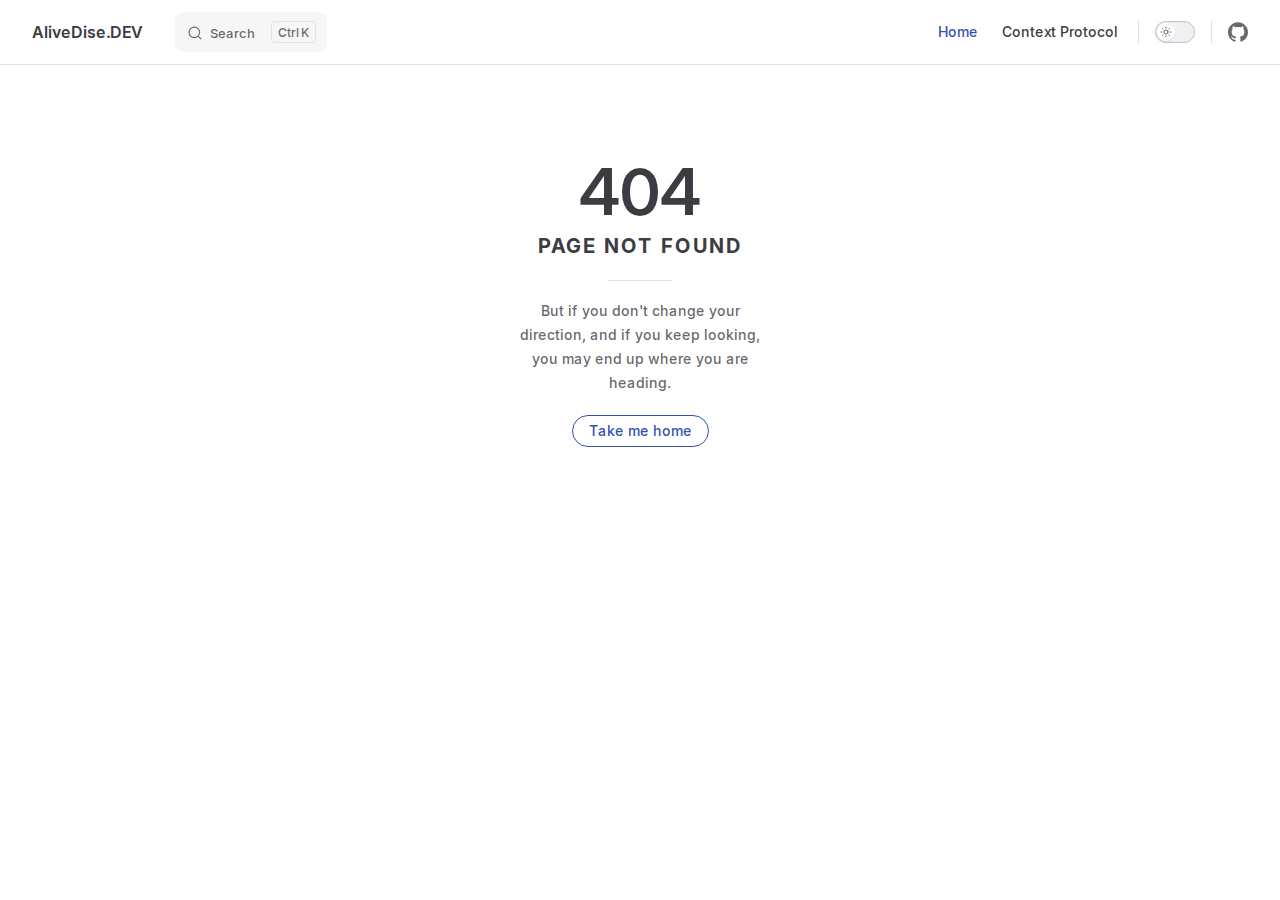
<file: javascript-signals-guide.html>
<!DOCTYPE html>
<html lang="en-US" dir="ltr">
  <head>
    <meta charset="utf-8">
    <meta name="viewport" content="width=device-width,initial-scale=1">
    <title>JavaScript Signals: A Comprehensive Guide for Frontend Developers | AliveDise.DEV</title>
    <meta name="description" content="Coding, Alive">
    <meta name="generator" content="VitePress v1.5.0">
    <link rel="preload stylesheet" href="/assets/style.f7qqDp7N.css" as="style">
    <link rel="preload stylesheet" href="/vp-icons.css" as="style">
    
    <script type="module" src="/assets/app.C7HRZcE4.js"></script>
    <link rel="preload" href="/assets/inter-roman-latin.Di8DUHzh.woff2" as="font" type="font/woff2" crossorigin="">
    <link rel="modulepreload" href="/assets/chunks/framework.CKjLqgBu.js">
    <link rel="modulepreload" href="/assets/chunks/theme.Be63ltU1.js">
    <link rel="modulepreload" href="/assets/chunks/virtual_mermaid-config.DDnGl6nM.js">
    <link rel="modulepreload" href="/assets/javascript-signals-guide.md.Bs3zqTFE.lean.js">
    <script id="check-dark-mode">(()=>{const e=localStorage.getItem("vitepress-theme-appearance")||"auto",a=window.matchMedia("(prefers-color-scheme: dark)").matches;(!e||e==="auto"?a:e==="dark")&&document.documentElement.classList.add("dark")})();</script>
    <script id="check-mac-os">document.documentElement.classList.toggle("mac",/Mac|iPhone|iPod|iPad/i.test(navigator.platform));</script>
    <link rel="manifest" href="/manifest.webmanifest">
    <script id="vite-plugin-pwa:register-sw" src="/registerSW.js"></script>
  </head>
  <body>
    <div id="app"><div class="Layout" data-v-7e6dba2e><!--[--><!--]--><!--[--><span tabindex="-1" data-v-8c539837></span><a href="#VPContent" class="VPSkipLink visually-hidden" data-v-8c539837> Skip to content </a><!--]--><!----><header class="VPNav" data-v-7e6dba2e data-v-51cd7e26><div class="VPNavBar" data-v-51cd7e26 data-v-093d99ec><div class="wrapper" data-v-093d99ec><div class="container" data-v-093d99ec><div class="title" data-v-093d99ec><div class="VPNavBarTitle has-sidebar" data-v-093d99ec data-v-43938586><a class="title" href="/" data-v-43938586><!--[--><!--]--><!----><span data-v-43938586>AliveDise.DEV</span><!--[--><!--]--></a></div></div><div class="content" data-v-093d99ec><div class="content-body" data-v-093d99ec><!--[--><!--]--><div class="VPNavBarSearch search" data-v-093d99ec><!--[--><!----><div id="local-search"><button type="button" class="DocSearch DocSearch-Button" aria-label="Search"><span class="DocSearch-Button-Container"><span class="vp-icon DocSearch-Search-Icon"></span><span class="DocSearch-Button-Placeholder">Search</span></span><span class="DocSearch-Button-Keys"><kbd class="DocSearch-Button-Key"></kbd><kbd class="DocSearch-Button-Key">K</kbd></span></button></div><!--]--></div><nav aria-labelledby="main-nav-aria-label" class="VPNavBarMenu menu" data-v-093d99ec data-v-2f6407da><span id="main-nav-aria-label" class="visually-hidden" data-v-2f6407da> Main Navigation </span><!--[--><!--[--><a class="VPLink link VPNavBarMenuLink" href="/" tabindex="0" data-v-2f6407da data-v-9b4db7b1><!--[--><span data-v-9b4db7b1>Home</span><!--]--></a><!--]--><!--[--><a class="VPLink link VPNavBarMenuLink" href="/context-protocol" tabindex="0" data-v-2f6407da data-v-9b4db7b1><!--[--><span data-v-9b4db7b1>Context Protocol</span><!--]--></a><!--]--><!--]--></nav><!----><div class="VPNavBarAppearance appearance" data-v-093d99ec data-v-ea4eeffd><button class="VPSwitch VPSwitchAppearance" type="button" role="switch" title aria-checked="false" data-v-ea4eeffd data-v-e9143656 data-v-7ea3f26a><span class="check" data-v-7ea3f26a><span class="icon" data-v-7ea3f26a><!--[--><span class="vpi-sun sun" data-v-e9143656></span><span class="vpi-moon moon" data-v-e9143656></span><!--]--></span></span></button></div><div class="VPSocialLinks VPNavBarSocialLinks social-links" data-v-093d99ec data-v-c14e3417 data-v-a2e6cf08><!--[--><a class="VPSocialLink no-icon" href="https://github.com/alivedise" aria-label="github" target="_blank" rel="noopener" data-v-a2e6cf08 data-v-26db4279><span class="vpi-social-github"></span></a><!--]--></div><div class="VPFlyout VPNavBarExtra extra" data-v-093d99ec data-v-0a7057c5 data-v-f7efc769><button type="button" class="button" aria-haspopup="true" aria-expanded="false" aria-label="extra navigation" data-v-f7efc769><span class="vpi-more-horizontal icon" data-v-f7efc769></span></button><div class="menu" data-v-f7efc769><div class="VPMenu" data-v-f7efc769 data-v-fa1e1375><!----><!--[--><!--[--><!----><div class="group" data-v-0a7057c5><div class="item appearance" data-v-0a7057c5><p class="label" data-v-0a7057c5>Appearance</p><div class="appearance-action" data-v-0a7057c5><button class="VPSwitch VPSwitchAppearance" type="button" role="switch" title aria-checked="false" data-v-0a7057c5 data-v-e9143656 data-v-7ea3f26a><span class="check" data-v-7ea3f26a><span class="icon" data-v-7ea3f26a><!--[--><span class="vpi-sun sun" data-v-e9143656></span><span class="vpi-moon moon" data-v-e9143656></span><!--]--></span></span></button></div></div></div><div class="group" data-v-0a7057c5><div class="item social-links" data-v-0a7057c5><div class="VPSocialLinks social-links-list" data-v-0a7057c5 data-v-a2e6cf08><!--[--><a class="VPSocialLink no-icon" href="https://github.com/alivedise" aria-label="github" target="_blank" rel="noopener" data-v-a2e6cf08 data-v-26db4279><span class="vpi-social-github"></span></a><!--]--></div></div></div><!--]--><!--]--></div></div></div><!--[--><!--]--><button type="button" class="VPNavBarHamburger hamburger" aria-label="mobile navigation" aria-expanded="false" aria-controls="VPNavScreen" data-v-093d99ec data-v-50fb1dc9><span class="container" data-v-50fb1dc9><span class="top" data-v-50fb1dc9></span><span class="middle" data-v-50fb1dc9></span><span class="bottom" data-v-50fb1dc9></span></span></button></div></div></div></div><div class="divider" data-v-093d99ec><div class="divider-line" data-v-093d99ec></div></div></div><!----></header><div class="VPLocalNav has-sidebar empty" data-v-7e6dba2e data-v-6aae2d24><div class="container" data-v-6aae2d24><button class="menu" aria-expanded="false" aria-controls="VPSidebarNav" data-v-6aae2d24><span class="vpi-align-left menu-icon" data-v-6aae2d24></span><span class="menu-text" data-v-6aae2d24>Menu</span></button><div class="VPLocalNavOutlineDropdown" style="--vp-vh:0px;" data-v-6aae2d24 data-v-6cd5d8cd><button data-v-6cd5d8cd>Return to top</button><!----></div></div></div><aside class="VPSidebar" data-v-7e6dba2e data-v-4eb14c29><div class="curtain" data-v-4eb14c29></div><nav class="nav" id="VPSidebarNav" aria-labelledby="sidebar-aria-label" tabindex="-1" data-v-4eb14c29><span class="visually-hidden" id="sidebar-aria-label" data-v-4eb14c29> Sidebar Navigation </span><!--[--><!--]--><!--[--><div class="no-transition group" data-v-3426069f><section class="VPSidebarItem level-0" data-v-3426069f data-v-479fcb4a><div class="item" role="button" tabindex="0" data-v-479fcb4a><div class="indicator" data-v-479fcb4a></div><h2 class="text" data-v-479fcb4a>Web</h2><!----></div><div class="items" data-v-479fcb4a><!--[--><div class="VPSidebarItem level-1 is-link" data-v-479fcb4a data-v-479fcb4a><div class="item" data-v-479fcb4a><div class="indicator" data-v-479fcb4a></div><a class="VPLink link link" href="/context-protocol" data-v-479fcb4a><!--[--><p class="text" data-v-479fcb4a>Context Protocol</p><!--]--></a><!----></div><!----></div><!--]--></div></section></div><!--]--><!--[--><!--]--></nav></aside><div class="VPContent has-sidebar" id="VPContent" data-v-7e6dba2e data-v-83b72dfe><div class="VPDoc has-sidebar has-aside" data-v-83b72dfe data-v-35619090><!--[--><!--]--><div class="container" data-v-35619090><div class="aside" data-v-35619090><div class="aside-curtain" data-v-35619090></div><div class="aside-container" data-v-35619090><div class="aside-content" data-v-35619090><div class="VPDocAside" data-v-35619090 data-v-b6a3e219><!--[--><!--]--><!--[--><!--]--><nav aria-labelledby="doc-outline-aria-label" class="VPDocAsideOutline" data-v-b6a3e219 data-v-9ccfd55d><div class="content" data-v-9ccfd55d><div class="outline-marker" data-v-9ccfd55d></div><div aria-level="2" class="outline-title" id="doc-outline-aria-label" role="heading" data-v-9ccfd55d>On this page</div><ul class="VPDocOutlineItem root" data-v-9ccfd55d data-v-1c12a0aa><!--[--><!--]--></ul></div></nav><!--[--><!--]--><div class="spacer" data-v-b6a3e219></div><!--[--><!--]--><!----><!--[--><!--]--><!--[--><!--]--></div></div></div></div><div class="content" data-v-35619090><div class="content-container" data-v-35619090><!--[--><!--]--><main class="main" data-v-35619090><div style="position:relative;" class="vp-doc _javascript-signals-guide" data-v-35619090><div><h1 id="javascript-signals-a-comprehensive-guide-for-frontend-developers" tabindex="-1">JavaScript Signals: A Comprehensive Guide for Frontend Developers <a class="header-anchor" href="#javascript-signals-a-comprehensive-guide-for-frontend-developers" aria-label="Permalink to &quot;JavaScript Signals: A Comprehensive Guide for Frontend Developers&quot;">​</a></h1><h2 id="what-are-signals" tabindex="-1">What Are Signals? <a class="header-anchor" href="#what-are-signals" aria-label="Permalink to &quot;What Are Signals?&quot;">​</a></h2><p>Think of signals as smart containers for data that automatically notify everyone who cares when the data changes. If you&#39;ve ever used spreadsheets, you&#39;re already familiar with the concept - when you change a cell, all formulas that depend on it automatically update. Signals work the same way in JavaScript.</p><h3 id="the-problem-signals-solve" tabindex="-1">The Problem Signals Solve <a class="header-anchor" href="#the-problem-signals-solve" aria-label="Permalink to &quot;The Problem Signals Solve&quot;">​</a></h3><p>In traditional JavaScript, when data changes, you have to manually update the UI:</p><div class="language-javascript vp-adaptive-theme"><button title="Copy Code" class="copy"></button><span class="lang">javascript</span><pre class="shiki shiki-themes github-light github-dark vp-code" tabindex="0"><code><span class="line"><span style="--shiki-light:#6A737D;--shiki-dark:#6A737D;">// Traditional approach - manual updates</span></span>
<span class="line"><span style="--shiki-light:#D73A49;--shiki-dark:#F97583;">let</span><span style="--shiki-light:#24292E;--shiki-dark:#E1E4E8;"> count </span><span style="--shiki-light:#D73A49;--shiki-dark:#F97583;">=</span><span style="--shiki-light:#005CC5;--shiki-dark:#79B8FF;"> 0</span><span style="--shiki-light:#24292E;--shiki-dark:#E1E4E8;">;</span></span>
<span class="line"><span style="--shiki-light:#D73A49;--shiki-dark:#F97583;">const</span><span style="--shiki-light:#005CC5;--shiki-dark:#79B8FF;"> countElement</span><span style="--shiki-light:#D73A49;--shiki-dark:#F97583;"> =</span><span style="--shiki-light:#24292E;--shiki-dark:#E1E4E8;"> document.</span><span style="--shiki-light:#6F42C1;--shiki-dark:#B392F0;">getElementById</span><span style="--shiki-light:#24292E;--shiki-dark:#E1E4E8;">(</span><span style="--shiki-light:#032F62;--shiki-dark:#9ECBFF;">&#39;count&#39;</span><span style="--shiki-light:#24292E;--shiki-dark:#E1E4E8;">);</span></span>
<span class="line"></span>
<span class="line"><span style="--shiki-light:#D73A49;--shiki-dark:#F97583;">function</span><span style="--shiki-light:#6F42C1;--shiki-dark:#B392F0;"> increment</span><span style="--shiki-light:#24292E;--shiki-dark:#E1E4E8;">() {</span></span>
<span class="line"><span style="--shiki-light:#24292E;--shiki-dark:#E1E4E8;">  count</span><span style="--shiki-light:#D73A49;--shiki-dark:#F97583;">++</span><span style="--shiki-light:#24292E;--shiki-dark:#E1E4E8;">; </span><span style="--shiki-light:#6A737D;--shiki-dark:#6A737D;">// Change the data</span></span>
<span class="line"><span style="--shiki-light:#24292E;--shiki-dark:#E1E4E8;">  countElement.textContent </span><span style="--shiki-light:#D73A49;--shiki-dark:#F97583;">=</span><span style="--shiki-light:#24292E;--shiki-dark:#E1E4E8;"> count; </span><span style="--shiki-light:#6A737D;--shiki-dark:#6A737D;">// Manually update UI</span></span>
<span class="line"><span style="--shiki-light:#6F42C1;--shiki-dark:#B392F0;">  updateDoubleCount</span><span style="--shiki-light:#24292E;--shiki-dark:#E1E4E8;">(); </span><span style="--shiki-light:#6A737D;--shiki-dark:#6A737D;">// Manually update derived values</span></span>
<span class="line"><span style="--shiki-light:#6F42C1;--shiki-dark:#B392F0;">  checkIfEven</span><span style="--shiki-light:#24292E;--shiki-dark:#E1E4E8;">(); </span><span style="--shiki-light:#6A737D;--shiki-dark:#6A737D;">// Manually update other dependent logic</span></span>
<span class="line"><span style="--shiki-light:#24292E;--shiki-dark:#E1E4E8;">}</span></span></code></pre></div><p>This quickly becomes complicated as your app grows. You have to remember to update every piece of UI and logic that depends on your data.</p><h3 id="how-signals-work" tabindex="-1">How Signals Work <a class="header-anchor" href="#how-signals-work" aria-label="Permalink to &quot;How Signals Work&quot;">​</a></h3><p>Signals create a <strong>reactive graph</strong> where:</p><ul><li><strong>State signals</strong> hold your data</li><li><strong>Computed signals</strong> automatically derive values from other signals</li><li><strong>Effects</strong> automatically run code when signals change</li></ul><div class="language-javascript vp-adaptive-theme"><button title="Copy Code" class="copy"></button><span class="lang">javascript</span><pre class="shiki shiki-themes github-light github-dark vp-code" tabindex="0"><code><span class="line"><span style="--shiki-light:#6A737D;--shiki-dark:#6A737D;">// With signals - automatic updates</span></span>
<span class="line"><span style="--shiki-light:#D73A49;--shiki-dark:#F97583;">const</span><span style="--shiki-light:#005CC5;--shiki-dark:#79B8FF;"> count</span><span style="--shiki-light:#D73A49;--shiki-dark:#F97583;"> =</span><span style="--shiki-light:#6F42C1;--shiki-dark:#B392F0;"> signal</span><span style="--shiki-light:#24292E;--shiki-dark:#E1E4E8;">(</span><span style="--shiki-light:#005CC5;--shiki-dark:#79B8FF;">0</span><span style="--shiki-light:#24292E;--shiki-dark:#E1E4E8;">);</span></span>
<span class="line"><span style="--shiki-light:#D73A49;--shiki-dark:#F97583;">const</span><span style="--shiki-light:#005CC5;--shiki-dark:#79B8FF;"> doubleCount</span><span style="--shiki-light:#D73A49;--shiki-dark:#F97583;"> =</span><span style="--shiki-light:#6F42C1;--shiki-dark:#B392F0;"> computed</span><span style="--shiki-light:#24292E;--shiki-dark:#E1E4E8;">(() </span><span style="--shiki-light:#D73A49;--shiki-dark:#F97583;">=&gt;</span><span style="--shiki-light:#6F42C1;--shiki-dark:#B392F0;"> count</span><span style="--shiki-light:#24292E;--shiki-dark:#E1E4E8;">() </span><span style="--shiki-light:#D73A49;--shiki-dark:#F97583;">*</span><span style="--shiki-light:#005CC5;--shiki-dark:#79B8FF;"> 2</span><span style="--shiki-light:#24292E;--shiki-dark:#E1E4E8;">);</span></span>
<span class="line"><span style="--shiki-light:#D73A49;--shiki-dark:#F97583;">const</span><span style="--shiki-light:#005CC5;--shiki-dark:#79B8FF;"> isEven</span><span style="--shiki-light:#D73A49;--shiki-dark:#F97583;"> =</span><span style="--shiki-light:#6F42C1;--shiki-dark:#B392F0;"> computed</span><span style="--shiki-light:#24292E;--shiki-dark:#E1E4E8;">(() </span><span style="--shiki-light:#D73A49;--shiki-dark:#F97583;">=&gt;</span><span style="--shiki-light:#6F42C1;--shiki-dark:#B392F0;"> count</span><span style="--shiki-light:#24292E;--shiki-dark:#E1E4E8;">() </span><span style="--shiki-light:#D73A49;--shiki-dark:#F97583;">%</span><span style="--shiki-light:#005CC5;--shiki-dark:#79B8FF;"> 2</span><span style="--shiki-light:#D73A49;--shiki-dark:#F97583;"> ===</span><span style="--shiki-light:#005CC5;--shiki-dark:#79B8FF;"> 0</span><span style="--shiki-light:#24292E;--shiki-dark:#E1E4E8;">);</span></span>
<span class="line"></span>
<span class="line"><span style="--shiki-light:#6F42C1;--shiki-dark:#B392F0;">effect</span><span style="--shiki-light:#24292E;--shiki-dark:#E1E4E8;">(() </span><span style="--shiki-light:#D73A49;--shiki-dark:#F97583;">=&gt;</span><span style="--shiki-light:#24292E;--shiki-dark:#E1E4E8;"> {</span></span>
<span class="line"><span style="--shiki-light:#24292E;--shiki-dark:#E1E4E8;">  document.</span><span style="--shiki-light:#6F42C1;--shiki-dark:#B392F0;">getElementById</span><span style="--shiki-light:#24292E;--shiki-dark:#E1E4E8;">(</span><span style="--shiki-light:#032F62;--shiki-dark:#9ECBFF;">&#39;count&#39;</span><span style="--shiki-light:#24292E;--shiki-dark:#E1E4E8;">).textContent </span><span style="--shiki-light:#D73A49;--shiki-dark:#F97583;">=</span><span style="--shiki-light:#6F42C1;--shiki-dark:#B392F0;"> count</span><span style="--shiki-light:#24292E;--shiki-dark:#E1E4E8;">();</span></span>
<span class="line"><span style="--shiki-light:#24292E;--shiki-dark:#E1E4E8;">});</span></span>
<span class="line"></span>
<span class="line"><span style="--shiki-light:#6F42C1;--shiki-dark:#B392F0;">effect</span><span style="--shiki-light:#24292E;--shiki-dark:#E1E4E8;">(() </span><span style="--shiki-light:#D73A49;--shiki-dark:#F97583;">=&gt;</span><span style="--shiki-light:#24292E;--shiki-dark:#E1E4E8;"> {</span></span>
<span class="line"><span style="--shiki-light:#24292E;--shiki-dark:#E1E4E8;">  console.</span><span style="--shiki-light:#6F42C1;--shiki-dark:#B392F0;">log</span><span style="--shiki-light:#24292E;--shiki-dark:#E1E4E8;">(</span><span style="--shiki-light:#032F62;--shiki-dark:#9ECBFF;">`Double count: ${</span><span style="--shiki-light:#6F42C1;--shiki-dark:#B392F0;">doubleCount</span><span style="--shiki-light:#032F62;--shiki-dark:#9ECBFF;">()</span><span style="--shiki-light:#032F62;--shiki-dark:#9ECBFF;">}`</span><span style="--shiki-light:#24292E;--shiki-dark:#E1E4E8;">);</span></span>
<span class="line"><span style="--shiki-light:#24292E;--shiki-dark:#E1E4E8;">});</span></span>
<span class="line"></span>
<span class="line"><span style="--shiki-light:#6A737D;--shiki-dark:#6A737D;">// Now just change the data - everything updates automatically!</span></span>
<span class="line"><span style="--shiki-light:#24292E;--shiki-dark:#E1E4E8;">count.</span><span style="--shiki-light:#6F42C1;--shiki-dark:#B392F0;">set</span><span style="--shiki-light:#24292E;--shiki-dark:#E1E4E8;">(</span><span style="--shiki-light:#6F42C1;--shiki-dark:#B392F0;">count</span><span style="--shiki-light:#24292E;--shiki-dark:#E1E4E8;">() </span><span style="--shiki-light:#D73A49;--shiki-dark:#F97583;">+</span><span style="--shiki-light:#005CC5;--shiki-dark:#79B8FF;"> 1</span><span style="--shiki-light:#24292E;--shiki-dark:#E1E4E8;">);</span></span></code></pre></div><h2 id="the-tc39-javascript-signals-proposal" tabindex="-1">The TC39 JavaScript Signals Proposal <a class="header-anchor" href="#the-tc39-javascript-signals-proposal" aria-label="Permalink to &quot;The TC39 JavaScript Signals Proposal&quot;">​</a></h2><h3 id="current-status-2024-2025" tabindex="-1">Current Status (2024-2025) <a class="header-anchor" href="#current-status-2024-2025" aria-label="Permalink to &quot;Current Status (2024-2025)&quot;">​</a></h3><p>The JavaScript standards committee (TC39) is working on adding signals directly to the language. Here&#39;s where we stand:</p><ul><li><strong>Stage</strong>: Currently Stage 0 (earliest stage)</li><li><strong>Timeline</strong>: At least 2-3 years before native browser support</li><li><strong>Champions</strong>: Engineers from Google, Bloomberg, and major framework teams</li><li><strong>Goal</strong>: Create a standard that all JavaScript frameworks can share</li></ul><h3 id="proposed-api" tabindex="-1">Proposed API <a class="header-anchor" href="#proposed-api" aria-label="Permalink to &quot;Proposed API&quot;">​</a></h3><p>The TC39 proposal includes these core APIs:</p><div class="language-javascript vp-adaptive-theme"><button title="Copy Code" class="copy"></button><span class="lang">javascript</span><pre class="shiki shiki-themes github-light github-dark vp-code" tabindex="0"><code><span class="line"><span style="--shiki-light:#6A737D;--shiki-dark:#6A737D;">// Create a state signal</span></span>
<span class="line"><span style="--shiki-light:#D73A49;--shiki-dark:#F97583;">const</span><span style="--shiki-light:#005CC5;--shiki-dark:#79B8FF;"> name</span><span style="--shiki-light:#D73A49;--shiki-dark:#F97583;"> =</span><span style="--shiki-light:#D73A49;--shiki-dark:#F97583;"> new</span><span style="--shiki-light:#24292E;--shiki-dark:#E1E4E8;"> Signal.</span><span style="--shiki-light:#6F42C1;--shiki-dark:#B392F0;">State</span><span style="--shiki-light:#24292E;--shiki-dark:#E1E4E8;">(</span><span style="--shiki-light:#032F62;--shiki-dark:#9ECBFF;">&#39;Alice&#39;</span><span style="--shiki-light:#24292E;--shiki-dark:#E1E4E8;">);</span></span>
<span class="line"></span>
<span class="line"><span style="--shiki-light:#6A737D;--shiki-dark:#6A737D;">// Create a computed signal</span></span>
<span class="line"><span style="--shiki-light:#D73A49;--shiki-dark:#F97583;">const</span><span style="--shiki-light:#005CC5;--shiki-dark:#79B8FF;"> greeting</span><span style="--shiki-light:#D73A49;--shiki-dark:#F97583;"> =</span><span style="--shiki-light:#D73A49;--shiki-dark:#F97583;"> new</span><span style="--shiki-light:#24292E;--shiki-dark:#E1E4E8;"> Signal.</span><span style="--shiki-light:#6F42C1;--shiki-dark:#B392F0;">Computed</span><span style="--shiki-light:#24292E;--shiki-dark:#E1E4E8;">(() </span><span style="--shiki-light:#D73A49;--shiki-dark:#F97583;">=&gt;</span><span style="--shiki-light:#032F62;--shiki-dark:#9ECBFF;"> `Hello, ${</span><span style="--shiki-light:#24292E;--shiki-dark:#E1E4E8;">name</span><span style="--shiki-light:#032F62;--shiki-dark:#9ECBFF;">.</span><span style="--shiki-light:#6F42C1;--shiki-dark:#B392F0;">get</span><span style="--shiki-light:#032F62;--shiki-dark:#9ECBFF;">()</span><span style="--shiki-light:#032F62;--shiki-dark:#9ECBFF;">}!`</span><span style="--shiki-light:#24292E;--shiki-dark:#E1E4E8;">);</span></span>
<span class="line"></span>
<span class="line"><span style="--shiki-light:#6A737D;--shiki-dark:#6A737D;">// Create an effect</span></span>
<span class="line"><span style="--shiki-light:#D73A49;--shiki-dark:#F97583;">const</span><span style="--shiki-light:#005CC5;--shiki-dark:#79B8FF;"> dispose</span><span style="--shiki-light:#D73A49;--shiki-dark:#F97583;"> =</span><span style="--shiki-light:#D73A49;--shiki-dark:#F97583;"> new</span><span style="--shiki-light:#24292E;--shiki-dark:#E1E4E8;"> Signal.subtle.</span><span style="--shiki-light:#6F42C1;--shiki-dark:#B392F0;">Watcher</span><span style="--shiki-light:#24292E;--shiki-dark:#E1E4E8;">(() </span><span style="--shiki-light:#D73A49;--shiki-dark:#F97583;">=&gt;</span><span style="--shiki-light:#24292E;--shiki-dark:#E1E4E8;"> {</span></span>
<span class="line"><span style="--shiki-light:#24292E;--shiki-dark:#E1E4E8;">  console.</span><span style="--shiki-light:#6F42C1;--shiki-dark:#B392F0;">log</span><span style="--shiki-light:#24292E;--shiki-dark:#E1E4E8;">(greeting.</span><span style="--shiki-light:#6F42C1;--shiki-dark:#B392F0;">get</span><span style="--shiki-light:#24292E;--shiki-dark:#E1E4E8;">());</span></span>
<span class="line"><span style="--shiki-light:#24292E;--shiki-dark:#E1E4E8;">});</span></span>
<span class="line"></span>
<span class="line"><span style="--shiki-light:#6A737D;--shiki-dark:#6A737D;">// Update the state</span></span>
<span class="line"><span style="--shiki-light:#24292E;--shiki-dark:#E1E4E8;">name.</span><span style="--shiki-light:#6F42C1;--shiki-dark:#B392F0;">set</span><span style="--shiki-light:#24292E;--shiki-dark:#E1E4E8;">(</span><span style="--shiki-light:#032F62;--shiki-dark:#9ECBFF;">&#39;Bob&#39;</span><span style="--shiki-light:#24292E;--shiki-dark:#E1E4E8;">); </span><span style="--shiki-light:#6A737D;--shiki-dark:#6A737D;">// Automatically prints &quot;Hello, Bob!&quot;</span></span></code></pre></div><h3 id="why-standardize-signals" tabindex="-1">Why Standardize Signals? <a class="header-anchor" href="#why-standardize-signals" aria-label="Permalink to &quot;Why Standardize Signals?&quot;">​</a></h3><p>Currently, every framework has its own signals implementation:</p><ul><li>Vue has <code>ref()</code> and <code>computed()</code></li><li>Solid has <code>createSignal()</code> and <code>createEffect()</code></li><li>Angular has experimental signals</li><li>Svelte has stores</li></ul><p>A standard would let these frameworks <strong>interoperate</strong> - you could use Vue components with Solid state, or share reactive data between different framework libraries.</p><h2 id="architecture-deep-dive" tabindex="-1">Architecture Deep Dive <a class="header-anchor" href="#architecture-deep-dive" aria-label="Permalink to &quot;Architecture Deep Dive&quot;">​</a></h2><p>Understanding the internal architecture of these signal implementations helps explain their performance characteristics and design decisions.</p><h3 id="alien-signals-architecture" tabindex="-1">alien-signals Architecture <a class="header-anchor" href="#alien-signals-architecture" aria-label="Permalink to &quot;alien-signals Architecture&quot;">​</a></h3><p>alien-signals implements a highly optimized <strong>push-pull reactive algorithm</strong> with strict performance constraints:</p><div class="mermaid"></div><h4 id="key-architectural-decisions" tabindex="-1">Key Architectural Decisions <a class="header-anchor" href="#key-architectural-decisions" aria-label="Permalink to &quot;Key Architectural Decisions&quot;">​</a></h4><p><strong>Data Structure Design:</strong></p><ul><li>Uses <strong>double-linked lists</strong> instead of arrays for dependency tracking</li><li>Eliminates recursive function calls through iterative loops</li><li>Records &quot;last link nodes&quot; to enable rollback logic and avoid recursion</li></ul><p><strong>Update Algorithm (v2.0):</strong></p><ol><li><strong>Signal Assignment</strong>: Only propagates <code>Pending</code> flag (not <code>Dirty</code>)</li><li><strong>Propagate Phase</strong>: Marks dependent computed signals as potentially outdated</li><li><strong>CheckDirty Phase</strong>: Validates which computations actually need updates</li><li><strong>Selective Updates</strong>: Only recomputes values that are truly stale</li></ol><p><strong>Performance Optimizations:</strong></p><div class="language-javascript vp-adaptive-theme"><button title="Copy Code" class="copy"></button><span class="lang">javascript</span><pre class="shiki shiki-themes github-light github-dark vp-code" tabindex="0"><code><span class="line"><span style="--shiki-light:#6A737D;--shiki-dark:#6A737D;">// Conceptual representation of alien-signals algorithm</span></span>
<span class="line"><span style="--shiki-light:#D73A49;--shiki-dark:#F97583;">class</span><span style="--shiki-light:#6F42C1;--shiki-dark:#B392F0;"> AlienSignal</span><span style="--shiki-light:#24292E;--shiki-dark:#E1E4E8;"> {</span></span>
<span class="line"><span style="--shiki-light:#D73A49;--shiki-dark:#F97583;">  constructor</span><span style="--shiki-light:#24292E;--shiki-dark:#E1E4E8;">(</span><span style="--shiki-light:#E36209;--shiki-dark:#FFAB70;">value</span><span style="--shiki-light:#24292E;--shiki-dark:#E1E4E8;">) {</span></span>
<span class="line"><span style="--shiki-light:#005CC5;--shiki-dark:#79B8FF;">    this</span><span style="--shiki-light:#24292E;--shiki-dark:#E1E4E8;">.value </span><span style="--shiki-light:#D73A49;--shiki-dark:#F97583;">=</span><span style="--shiki-light:#24292E;--shiki-dark:#E1E4E8;"> value;</span></span>
<span class="line"><span style="--shiki-light:#005CC5;--shiki-dark:#79B8FF;">    this</span><span style="--shiki-light:#24292E;--shiki-dark:#E1E4E8;">.version </span><span style="--shiki-light:#D73A49;--shiki-dark:#F97583;">=</span><span style="--shiki-light:#005CC5;--shiki-dark:#79B8FF;"> 0</span><span style="--shiki-light:#24292E;--shiki-dark:#E1E4E8;">;</span></span>
<span class="line"><span style="--shiki-light:#005CC5;--shiki-dark:#79B8FF;">    this</span><span style="--shiki-light:#24292E;--shiki-dark:#E1E4E8;">.dependents </span><span style="--shiki-light:#D73A49;--shiki-dark:#F97583;">=</span><span style="--shiki-light:#D73A49;--shiki-dark:#F97583;"> new</span><span style="--shiki-light:#6F42C1;--shiki-dark:#B392F0;"> LinkedList</span><span style="--shiki-light:#24292E;--shiki-dark:#E1E4E8;">(); </span><span style="--shiki-light:#6A737D;--shiki-dark:#6A737D;">// Not Array</span></span>
<span class="line"><span style="--shiki-light:#005CC5;--shiki-dark:#79B8FF;">    this</span><span style="--shiki-light:#24292E;--shiki-dark:#E1E4E8;">.dependencies </span><span style="--shiki-light:#D73A49;--shiki-dark:#F97583;">=</span><span style="--shiki-light:#D73A49;--shiki-dark:#F97583;"> new</span><span style="--shiki-light:#6F42C1;--shiki-dark:#B392F0;"> LinkedList</span><span style="--shiki-light:#24292E;--shiki-dark:#E1E4E8;">();</span></span>
<span class="line"><span style="--shiki-light:#24292E;--shiki-dark:#E1E4E8;">  }</span></span>
<span class="line"><span style="--shiki-light:#24292E;--shiki-dark:#E1E4E8;">  </span></span>
<span class="line"><span style="--shiki-light:#6A737D;--shiki-dark:#6A737D;">  // No recursion - uses iterative propagation</span></span>
<span class="line"><span style="--shiki-light:#6F42C1;--shiki-dark:#B392F0;">  propagate</span><span style="--shiki-light:#24292E;--shiki-dark:#E1E4E8;">() {</span></span>
<span class="line"><span style="--shiki-light:#D73A49;--shiki-dark:#F97583;">    let</span><span style="--shiki-light:#24292E;--shiki-dark:#E1E4E8;"> current </span><span style="--shiki-light:#D73A49;--shiki-dark:#F97583;">=</span><span style="--shiki-light:#005CC5;--shiki-dark:#79B8FF;"> this</span><span style="--shiki-light:#24292E;--shiki-dark:#E1E4E8;">.dependents.head;</span></span>
<span class="line"><span style="--shiki-light:#D73A49;--shiki-dark:#F97583;">    while</span><span style="--shiki-light:#24292E;--shiki-dark:#E1E4E8;"> (current) {</span></span>
<span class="line"><span style="--shiki-light:#24292E;--shiki-dark:#E1E4E8;">      current.node.</span><span style="--shiki-light:#6F42C1;--shiki-dark:#B392F0;">markPending</span><span style="--shiki-light:#24292E;--shiki-dark:#E1E4E8;">();</span></span>
<span class="line"><span style="--shiki-light:#24292E;--shiki-dark:#E1E4E8;">      current </span><span style="--shiki-light:#D73A49;--shiki-dark:#F97583;">=</span><span style="--shiki-light:#24292E;--shiki-dark:#E1E4E8;"> current.next;</span></span>
<span class="line"><span style="--shiki-light:#24292E;--shiki-dark:#E1E4E8;">    }</span></span>
<span class="line"><span style="--shiki-light:#24292E;--shiki-dark:#E1E4E8;">  }</span></span>
<span class="line"><span style="--shiki-light:#24292E;--shiki-dark:#E1E4E8;">}</span></span></code></pre></div><h3 id="signal-polyfill-architecture" tabindex="-1">signal-polyfill Architecture <a class="header-anchor" href="#signal-polyfill-architecture" aria-label="Permalink to &quot;signal-polyfill Architecture&quot;">​</a></h3><p>The signal-polyfill follows the TC39 specification with a focus on <strong>correctness and standards compliance</strong>:</p><div class="mermaid"></div><h4 id="core-design-principles" tabindex="-1">Core Design Principles <a class="header-anchor" href="#core-design-principles" aria-label="Permalink to &quot;Core Design Principles&quot;">​</a></h4><p><strong>State Management:</strong></p><ul><li><strong>Signal.State</strong>: Mutable cells with <code>.get()</code> and <code>.set()</code> methods</li><li><strong>Signal.Computed</strong>: Derived values with automatic invalidation</li><li><strong>Signal.subtle.Watcher</strong>: Low-level effect mechanism for framework authors</li></ul><p><strong>Computation Lifecycle:</strong></p><div class="language-javascript vp-adaptive-theme"><button title="Copy Code" class="copy"></button><span class="lang">javascript</span><pre class="shiki shiki-themes github-light github-dark vp-code" tabindex="0"><code><span class="line"><span style="--shiki-light:#6A737D;--shiki-dark:#6A737D;">// Conceptual representation of signal-polyfill states</span></span>
<span class="line"><span style="--shiki-light:#D73A49;--shiki-dark:#F97583;">const</span><span style="--shiki-light:#005CC5;--shiki-dark:#79B8FF;"> ComputationState</span><span style="--shiki-light:#D73A49;--shiki-dark:#F97583;"> =</span><span style="--shiki-light:#24292E;--shiki-dark:#E1E4E8;"> {</span></span>
<span class="line"><span style="--shiki-light:#24292E;--shiki-dark:#E1E4E8;">  UNSET: </span><span style="--shiki-light:#6F42C1;--shiki-dark:#B392F0;">Symbol</span><span style="--shiki-light:#24292E;--shiki-dark:#E1E4E8;">(</span><span style="--shiki-light:#032F62;--shiki-dark:#9ECBFF;">&#39;unset&#39;</span><span style="--shiki-light:#24292E;--shiki-dark:#E1E4E8;">),        </span><span style="--shiki-light:#6A737D;--shiki-dark:#6A737D;">// Never computed</span></span>
<span class="line"><span style="--shiki-light:#24292E;--shiki-dark:#E1E4E8;">  COMPUTING: </span><span style="--shiki-light:#6F42C1;--shiki-dark:#B392F0;">Symbol</span><span style="--shiki-light:#24292E;--shiki-dark:#E1E4E8;">(</span><span style="--shiki-light:#032F62;--shiki-dark:#9ECBFF;">&#39;computing&#39;</span><span style="--shiki-light:#24292E;--shiki-dark:#E1E4E8;">), </span><span style="--shiki-light:#6A737D;--shiki-dark:#6A737D;">// Currently executing</span></span>
<span class="line"><span style="--shiki-light:#24292E;--shiki-dark:#E1E4E8;">  ERROR: </span><span style="--shiki-light:#6F42C1;--shiki-dark:#B392F0;">Symbol</span><span style="--shiki-light:#24292E;--shiki-dark:#E1E4E8;">(</span><span style="--shiki-light:#032F62;--shiki-dark:#9ECBFF;">&#39;error&#39;</span><span style="--shiki-light:#24292E;--shiki-dark:#E1E4E8;">),        </span><span style="--shiki-light:#6A737D;--shiki-dark:#6A737D;">// Computation failed</span></span>
<span class="line"><span style="--shiki-light:#24292E;--shiki-dark:#E1E4E8;">  VALID: </span><span style="--shiki-light:#6F42C1;--shiki-dark:#B392F0;">Symbol</span><span style="--shiki-light:#24292E;--shiki-dark:#E1E4E8;">(</span><span style="--shiki-light:#032F62;--shiki-dark:#9ECBFF;">&#39;valid&#39;</span><span style="--shiki-light:#24292E;--shiki-dark:#E1E4E8;">)         </span><span style="--shiki-light:#6A737D;--shiki-dark:#6A737D;">// Has valid cached value</span></span>
<span class="line"><span style="--shiki-light:#24292E;--shiki-dark:#E1E4E8;">};</span></span>
<span class="line"></span>
<span class="line"><span style="--shiki-light:#D73A49;--shiki-dark:#F97583;">class</span><span style="--shiki-light:#6F42C1;--shiki-dark:#B392F0;"> ComputedSignal</span><span style="--shiki-light:#24292E;--shiki-dark:#E1E4E8;"> {</span></span>
<span class="line"><span style="--shiki-light:#D73A49;--shiki-dark:#F97583;">  constructor</span><span style="--shiki-light:#24292E;--shiki-dark:#E1E4E8;">(</span><span style="--shiki-light:#E36209;--shiki-dark:#FFAB70;">computation</span><span style="--shiki-light:#24292E;--shiki-dark:#E1E4E8;">) {</span></span>
<span class="line"><span style="--shiki-light:#005CC5;--shiki-dark:#79B8FF;">    this</span><span style="--shiki-light:#24292E;--shiki-dark:#E1E4E8;">.computation </span><span style="--shiki-light:#D73A49;--shiki-dark:#F97583;">=</span><span style="--shiki-light:#24292E;--shiki-dark:#E1E4E8;"> computation;</span></span>
<span class="line"><span style="--shiki-light:#005CC5;--shiki-dark:#79B8FF;">    this</span><span style="--shiki-light:#24292E;--shiki-dark:#E1E4E8;">.state </span><span style="--shiki-light:#D73A49;--shiki-dark:#F97583;">=</span><span style="--shiki-light:#24292E;--shiki-dark:#E1E4E8;"> ComputationState.</span><span style="--shiki-light:#005CC5;--shiki-dark:#79B8FF;">UNSET</span><span style="--shiki-light:#24292E;--shiki-dark:#E1E4E8;">;</span></span>
<span class="line"><span style="--shiki-light:#005CC5;--shiki-dark:#79B8FF;">    this</span><span style="--shiki-light:#24292E;--shiki-dark:#E1E4E8;">.value </span><span style="--shiki-light:#D73A49;--shiki-dark:#F97583;">=</span><span style="--shiki-light:#005CC5;--shiki-dark:#79B8FF;"> undefined</span><span style="--shiki-light:#24292E;--shiki-dark:#E1E4E8;">;</span></span>
<span class="line"><span style="--shiki-light:#005CC5;--shiki-dark:#79B8FF;">    this</span><span style="--shiki-light:#24292E;--shiki-dark:#E1E4E8;">.error </span><span style="--shiki-light:#D73A49;--shiki-dark:#F97583;">=</span><span style="--shiki-light:#005CC5;--shiki-dark:#79B8FF;"> undefined</span><span style="--shiki-light:#24292E;--shiki-dark:#E1E4E8;">;</span></span>
<span class="line"><span style="--shiki-light:#005CC5;--shiki-dark:#79B8FF;">    this</span><span style="--shiki-light:#24292E;--shiki-dark:#E1E4E8;">.version </span><span style="--shiki-light:#D73A49;--shiki-dark:#F97583;">=</span><span style="--shiki-light:#005CC5;--shiki-dark:#79B8FF;"> 0</span><span style="--shiki-light:#24292E;--shiki-dark:#E1E4E8;">;</span></span>
<span class="line"><span style="--shiki-light:#24292E;--shiki-dark:#E1E4E8;">  }</span></span>
<span class="line"><span style="--shiki-light:#24292E;--shiki-dark:#E1E4E8;">  </span></span>
<span class="line"><span style="--shiki-light:#6F42C1;--shiki-dark:#B392F0;">  get</span><span style="--shiki-light:#24292E;--shiki-dark:#E1E4E8;">() {</span></span>
<span class="line"><span style="--shiki-light:#D73A49;--shiki-dark:#F97583;">    if</span><span style="--shiki-light:#24292E;--shiki-dark:#E1E4E8;"> (</span><span style="--shiki-light:#005CC5;--shiki-dark:#79B8FF;">this</span><span style="--shiki-light:#24292E;--shiki-dark:#E1E4E8;">.state </span><span style="--shiki-light:#D73A49;--shiki-dark:#F97583;">===</span><span style="--shiki-light:#24292E;--shiki-dark:#E1E4E8;"> ComputationState.</span><span style="--shiki-light:#005CC5;--shiki-dark:#79B8FF;">COMPUTING</span><span style="--shiki-light:#24292E;--shiki-dark:#E1E4E8;">) {</span></span>
<span class="line"><span style="--shiki-light:#D73A49;--shiki-dark:#F97583;">      throw</span><span style="--shiki-light:#D73A49;--shiki-dark:#F97583;"> new</span><span style="--shiki-light:#6F42C1;--shiki-dark:#B392F0;"> Error</span><span style="--shiki-light:#24292E;--shiki-dark:#E1E4E8;">(</span><span style="--shiki-light:#032F62;--shiki-dark:#9ECBFF;">&#39;Circular dependency detected&#39;</span><span style="--shiki-light:#24292E;--shiki-dark:#E1E4E8;">);</span></span>
<span class="line"><span style="--shiki-light:#24292E;--shiki-dark:#E1E4E8;">    }</span></span>
<span class="line"><span style="--shiki-light:#24292E;--shiki-dark:#E1E4E8;">    </span></span>
<span class="line"><span style="--shiki-light:#D73A49;--shiki-dark:#F97583;">    if</span><span style="--shiki-light:#24292E;--shiki-dark:#E1E4E8;"> (</span><span style="--shiki-light:#005CC5;--shiki-dark:#79B8FF;">this</span><span style="--shiki-light:#24292E;--shiki-dark:#E1E4E8;">.</span><span style="--shiki-light:#6F42C1;--shiki-dark:#B392F0;">needsRecomputation</span><span style="--shiki-light:#24292E;--shiki-dark:#E1E4E8;">()) {</span></span>
<span class="line"><span style="--shiki-light:#005CC5;--shiki-dark:#79B8FF;">      this</span><span style="--shiki-light:#24292E;--shiki-dark:#E1E4E8;">.</span><span style="--shiki-light:#6F42C1;--shiki-dark:#B392F0;">recompute</span><span style="--shiki-light:#24292E;--shiki-dark:#E1E4E8;">();</span></span>
<span class="line"><span style="--shiki-light:#24292E;--shiki-dark:#E1E4E8;">    }</span></span>
<span class="line"><span style="--shiki-light:#24292E;--shiki-dark:#E1E4E8;">    </span></span>
<span class="line"><span style="--shiki-light:#D73A49;--shiki-dark:#F97583;">    return</span><span style="--shiki-light:#005CC5;--shiki-dark:#79B8FF;"> this</span><span style="--shiki-light:#24292E;--shiki-dark:#E1E4E8;">.value;</span></span>
<span class="line"><span style="--shiki-light:#24292E;--shiki-dark:#E1E4E8;">  }</span></span>
<span class="line"><span style="--shiki-light:#24292E;--shiki-dark:#E1E4E8;">}</span></span></code></pre></div><p><strong>Global Coordination:</strong></p><ul><li>Maintains a <strong>single global signal graph</strong> across the application</li><li>Critical requirement: only one polyfill instance per page</li><li>Prevents graph partitioning through shared global registry</li></ul><h3 id="architecture-comparison" tabindex="-1">Architecture Comparison <a class="header-anchor" href="#architecture-comparison" aria-label="Permalink to &quot;Architecture Comparison&quot;">​</a></h3><div class="mermaid"></div><h4 id="key-differences" tabindex="-1">Key Differences <a class="header-anchor" href="#key-differences" aria-label="Permalink to &quot;Key Differences&quot;">​</a></h4><table tabindex="0"><thead><tr><th>Aspect</th><th>alien-signals</th><th>signal-polyfill</th><th>Vue 3.6</th></tr></thead><tbody><tr><td><strong>Data Structure</strong></td><td>Double-linked lists</td><td>Reactive graph nodes</td><td>alien-signals + Proxy wrapper</td></tr><tr><td><strong>Update Strategy</strong></td><td>Push-pull with pending flags</td><td>Pull-based validation</td><td>Hybrid approach</td></tr><tr><td><strong>Memory Usage</strong></td><td>Minimal (no collections)</td><td>Moderate (standard objects)</td><td>Optimized for Vue use cases</td></tr><tr><td><strong>Cycle Detection</strong></td><td>Algorithmic prevention</td><td>Sentinel value checking</td><td>Vue-specific validation</td></tr><tr><td><strong>Error Handling</strong></td><td>Basic</td><td>Comprehensive</td><td>Vue error boundaries</td></tr></tbody></table><h3 id="performance-analysis" tabindex="-1">Performance Analysis <a class="header-anchor" href="#performance-analysis" aria-label="Permalink to &quot;Performance Analysis&quot;">​</a></h3><h4 id="alien-signals-optimizations" tabindex="-1">alien-signals Optimizations <a class="header-anchor" href="#alien-signals-optimizations" aria-label="Permalink to &quot;alien-signals Optimizations&quot;">​</a></h4><ol><li><strong>Memory Efficiency</strong>: Avoids JavaScript collections (Array, Set, Map)</li><li><strong>CPU Efficiency</strong>: Eliminates function call overhead through iteration</li><li><strong>Cache Efficiency</strong>: Uses linked structures that are cache-friendly</li><li><strong>Update Efficiency</strong>: Pending flags reduce unnecessary recomputations</li></ol><h4 id="signal-polyfill-trade-offs" tabindex="-1">signal-polyfill Trade-offs <a class="header-anchor" href="#signal-polyfill-trade-offs" aria-label="Permalink to &quot;signal-polyfill Trade-offs&quot;">​</a></h4><ol><li><strong>Correctness First</strong>: Prioritizes specification compliance over performance</li><li><strong>Developer Experience</strong>: Clear error messages and debugging support</li><li><strong>Framework Flexibility</strong>: Designed for diverse integration patterns</li><li><strong>Future Compatibility</strong>: Matches expected native implementation</li></ol><h3 id="real-world-performance-impact" tabindex="-1">Real-World Performance Impact <a class="header-anchor" href="#real-world-performance-impact" aria-label="Permalink to &quot;Real-World Performance Impact&quot;">​</a></h3><div class="language-javascript vp-adaptive-theme"><button title="Copy Code" class="copy"></button><span class="lang">javascript</span><pre class="shiki shiki-themes github-light github-dark vp-code" tabindex="0"><code><span class="line"><span style="--shiki-light:#6A737D;--shiki-dark:#6A737D;">// Performance test scenario: 1000 signals with complex dependencies</span></span>
<span class="line"><span style="--shiki-light:#D73A49;--shiki-dark:#F97583;">const</span><span style="--shiki-light:#005CC5;--shiki-dark:#79B8FF;"> benchmark</span><span style="--shiki-light:#D73A49;--shiki-dark:#F97583;"> =</span><span style="--shiki-light:#24292E;--shiki-dark:#E1E4E8;"> {</span></span>
<span class="line"><span style="--shiki-light:#032F62;--shiki-dark:#9ECBFF;">  &#39;alien-signals&#39;</span><span style="--shiki-light:#24292E;--shiki-dark:#E1E4E8;">: {</span></span>
<span class="line"><span style="--shiki-light:#032F62;--shiki-dark:#9ECBFF;">    &#39;Initial setup&#39;</span><span style="--shiki-light:#24292E;--shiki-dark:#E1E4E8;">: </span><span style="--shiki-light:#032F62;--shiki-dark:#9ECBFF;">&#39;~2ms&#39;</span><span style="--shiki-light:#24292E;--shiki-dark:#E1E4E8;">,</span></span>
<span class="line"><span style="--shiki-light:#032F62;--shiki-dark:#9ECBFF;">    &#39;Bulk updates&#39;</span><span style="--shiki-light:#24292E;--shiki-dark:#E1E4E8;">: </span><span style="--shiki-light:#032F62;--shiki-dark:#9ECBFF;">&#39;~5ms&#39;</span><span style="--shiki-light:#24292E;--shiki-dark:#E1E4E8;">, </span></span>
<span class="line"><span style="--shiki-light:#032F62;--shiki-dark:#9ECBFF;">    &#39;Memory usage&#39;</span><span style="--shiki-light:#24292E;--shiki-dark:#E1E4E8;">: </span><span style="--shiki-light:#032F62;--shiki-dark:#9ECBFF;">&#39;~1MB&#39;</span></span>
<span class="line"><span style="--shiki-light:#24292E;--shiki-dark:#E1E4E8;">  },</span></span>
<span class="line"><span style="--shiki-light:#032F62;--shiki-dark:#9ECBFF;">  &#39;signal-polyfill&#39;</span><span style="--shiki-light:#24292E;--shiki-dark:#E1E4E8;">: {</span></span>
<span class="line"><span style="--shiki-light:#032F62;--shiki-dark:#9ECBFF;">    &#39;Initial setup&#39;</span><span style="--shiki-light:#24292E;--shiki-dark:#E1E4E8;">: </span><span style="--shiki-light:#032F62;--shiki-dark:#9ECBFF;">&#39;~8ms&#39;</span><span style="--shiki-light:#24292E;--shiki-dark:#E1E4E8;">,</span></span>
<span class="line"><span style="--shiki-light:#032F62;--shiki-dark:#9ECBFF;">    &#39;Bulk updates&#39;</span><span style="--shiki-light:#24292E;--shiki-dark:#E1E4E8;">: </span><span style="--shiki-light:#032F62;--shiki-dark:#9ECBFF;">&#39;~20ms&#39;</span><span style="--shiki-light:#24292E;--shiki-dark:#E1E4E8;">,</span></span>
<span class="line"><span style="--shiki-light:#032F62;--shiki-dark:#9ECBFF;">    &#39;Memory usage&#39;</span><span style="--shiki-light:#24292E;--shiki-dark:#E1E4E8;">: </span><span style="--shiki-light:#032F62;--shiki-dark:#9ECBFF;">&#39;~4MB&#39;</span></span>
<span class="line"><span style="--shiki-light:#24292E;--shiki-dark:#E1E4E8;">  },</span></span>
<span class="line"><span style="--shiki-light:#032F62;--shiki-dark:#9ECBFF;">  &#39;Vue 3.6 (with alien-signals)&#39;</span><span style="--shiki-light:#24292E;--shiki-dark:#E1E4E8;">: {</span></span>
<span class="line"><span style="--shiki-light:#032F62;--shiki-dark:#9ECBFF;">    &#39;Initial setup&#39;</span><span style="--shiki-light:#24292E;--shiki-dark:#E1E4E8;">: </span><span style="--shiki-light:#032F62;--shiki-dark:#9ECBFF;">&#39;~3ms&#39;</span><span style="--shiki-light:#24292E;--shiki-dark:#E1E4E8;">,</span></span>
<span class="line"><span style="--shiki-light:#032F62;--shiki-dark:#9ECBFF;">    &#39;Bulk updates&#39;</span><span style="--shiki-light:#24292E;--shiki-dark:#E1E4E8;">: </span><span style="--shiki-light:#032F62;--shiki-dark:#9ECBFF;">&#39;~6ms&#39;</span><span style="--shiki-light:#24292E;--shiki-dark:#E1E4E8;">,</span></span>
<span class="line"><span style="--shiki-light:#032F62;--shiki-dark:#9ECBFF;">    &#39;Memory usage&#39;</span><span style="--shiki-light:#24292E;--shiki-dark:#E1E4E8;">: </span><span style="--shiki-light:#032F62;--shiki-dark:#9ECBFF;">&#39;~2MB&#39;</span></span>
<span class="line"><span style="--shiki-light:#24292E;--shiki-dark:#E1E4E8;">  }</span></span>
<span class="line"><span style="--shiki-light:#24292E;--shiki-dark:#E1E4E8;">};</span></span></code></pre></div><p>The architectural differences explain why alien-signals achieves ~400% better performance than traditional approaches while signal-polyfill prioritizes correctness and future compatibility.</p><h2 id="alien-signals-the-performance-champion" tabindex="-1">alien-signals: The Performance Champion <a class="header-anchor" href="#alien-signals-the-performance-champion" aria-label="Permalink to &quot;alien-signals: The Performance Champion&quot;">​</a></h2><h3 id="what-makes-alien-signals-special" tabindex="-1">What Makes alien-signals Special? <a class="header-anchor" href="#what-makes-alien-signals-special" aria-label="Permalink to &quot;What Makes alien-signals Special?&quot;">​</a></h3><p><code>alien-signals</code> is a third-party library that focuses on <strong>extreme performance</strong>. It&#39;s approximately <strong>400% faster</strong> than Vue 3.4&#39;s reactivity system and has been adopted by Vue.js itself in version 3.6.</p><h3 id="key-features" tabindex="-1">Key Features <a class="header-anchor" href="#key-features" aria-label="Permalink to &quot;Key Features&quot;">​</a></h3><ul><li><strong>Tiny size</strong>: Extremely lightweight</li><li><strong>Push-pull algorithm</strong>: Optimized approach to dependency tracking</li><li><strong>Framework agnostic</strong>: Can be used with any framework or vanilla JS</li><li><strong>Multiple language ports</strong>: Available in Dart, Java, C#, Go, Lua, and more</li></ul><h3 id="basic-usage" tabindex="-1">Basic Usage <a class="header-anchor" href="#basic-usage" aria-label="Permalink to &quot;Basic Usage&quot;">​</a></h3><div class="language-javascript vp-adaptive-theme"><button title="Copy Code" class="copy"></button><span class="lang">javascript</span><pre class="shiki shiki-themes github-light github-dark vp-code" tabindex="0"><code><span class="line"><span style="--shiki-light:#D73A49;--shiki-dark:#F97583;">import</span><span style="--shiki-light:#24292E;--shiki-dark:#E1E4E8;"> { signal, computed, effect } </span><span style="--shiki-light:#D73A49;--shiki-dark:#F97583;">from</span><span style="--shiki-light:#032F62;--shiki-dark:#9ECBFF;"> &#39;alien-signals&#39;</span><span style="--shiki-light:#24292E;--shiki-dark:#E1E4E8;">;</span></span>
<span class="line"></span>
<span class="line"><span style="--shiki-light:#6A737D;--shiki-dark:#6A737D;">// Create state</span></span>
<span class="line"><span style="--shiki-light:#D73A49;--shiki-dark:#F97583;">const</span><span style="--shiki-light:#005CC5;--shiki-dark:#79B8FF;"> todos</span><span style="--shiki-light:#D73A49;--shiki-dark:#F97583;"> =</span><span style="--shiki-light:#6F42C1;--shiki-dark:#B392F0;"> signal</span><span style="--shiki-light:#24292E;--shiki-dark:#E1E4E8;">([]);</span></span>
<span class="line"><span style="--shiki-light:#D73A49;--shiki-dark:#F97583;">const</span><span style="--shiki-light:#005CC5;--shiki-dark:#79B8FF;"> filter</span><span style="--shiki-light:#D73A49;--shiki-dark:#F97583;"> =</span><span style="--shiki-light:#6F42C1;--shiki-dark:#B392F0;"> signal</span><span style="--shiki-light:#24292E;--shiki-dark:#E1E4E8;">(</span><span style="--shiki-light:#032F62;--shiki-dark:#9ECBFF;">&#39;all&#39;</span><span style="--shiki-light:#24292E;--shiki-dark:#E1E4E8;">); </span><span style="--shiki-light:#6A737D;--shiki-dark:#6A737D;">// &#39;all&#39;, &#39;active&#39;, &#39;completed&#39;</span></span>
<span class="line"></span>
<span class="line"><span style="--shiki-light:#6A737D;--shiki-dark:#6A737D;">// Create computed values</span></span>
<span class="line"><span style="--shiki-light:#D73A49;--shiki-dark:#F97583;">const</span><span style="--shiki-light:#005CC5;--shiki-dark:#79B8FF;"> activeTodos</span><span style="--shiki-light:#D73A49;--shiki-dark:#F97583;"> =</span><span style="--shiki-light:#6F42C1;--shiki-dark:#B392F0;"> computed</span><span style="--shiki-light:#24292E;--shiki-dark:#E1E4E8;">(() </span><span style="--shiki-light:#D73A49;--shiki-dark:#F97583;">=&gt;</span><span style="--shiki-light:#24292E;--shiki-dark:#E1E4E8;"> </span></span>
<span class="line"><span style="--shiki-light:#6F42C1;--shiki-dark:#B392F0;">  todos</span><span style="--shiki-light:#24292E;--shiki-dark:#E1E4E8;">().</span><span style="--shiki-light:#6F42C1;--shiki-dark:#B392F0;">filter</span><span style="--shiki-light:#24292E;--shiki-dark:#E1E4E8;">(</span><span style="--shiki-light:#E36209;--shiki-dark:#FFAB70;">todo</span><span style="--shiki-light:#D73A49;--shiki-dark:#F97583;"> =&gt;</span><span style="--shiki-light:#D73A49;--shiki-dark:#F97583;"> !</span><span style="--shiki-light:#24292E;--shiki-dark:#E1E4E8;">todo.completed)</span></span>
<span class="line"><span style="--shiki-light:#24292E;--shiki-dark:#E1E4E8;">);</span></span>
<span class="line"></span>
<span class="line"><span style="--shiki-light:#D73A49;--shiki-dark:#F97583;">const</span><span style="--shiki-light:#005CC5;--shiki-dark:#79B8FF;"> filteredTodos</span><span style="--shiki-light:#D73A49;--shiki-dark:#F97583;"> =</span><span style="--shiki-light:#6F42C1;--shiki-dark:#B392F0;"> computed</span><span style="--shiki-light:#24292E;--shiki-dark:#E1E4E8;">(() </span><span style="--shiki-light:#D73A49;--shiki-dark:#F97583;">=&gt;</span><span style="--shiki-light:#24292E;--shiki-dark:#E1E4E8;"> {</span></span>
<span class="line"><span style="--shiki-light:#D73A49;--shiki-dark:#F97583;">  const</span><span style="--shiki-light:#005CC5;--shiki-dark:#79B8FF;"> allTodos</span><span style="--shiki-light:#D73A49;--shiki-dark:#F97583;"> =</span><span style="--shiki-light:#6F42C1;--shiki-dark:#B392F0;"> todos</span><span style="--shiki-light:#24292E;--shiki-dark:#E1E4E8;">();</span></span>
<span class="line"><span style="--shiki-light:#D73A49;--shiki-dark:#F97583;">  const</span><span style="--shiki-light:#005CC5;--shiki-dark:#79B8FF;"> currentFilter</span><span style="--shiki-light:#D73A49;--shiki-dark:#F97583;"> =</span><span style="--shiki-light:#6F42C1;--shiki-dark:#B392F0;"> filter</span><span style="--shiki-light:#24292E;--shiki-dark:#E1E4E8;">();</span></span>
<span class="line"><span style="--shiki-light:#24292E;--shiki-dark:#E1E4E8;">  </span></span>
<span class="line"><span style="--shiki-light:#D73A49;--shiki-dark:#F97583;">  switch</span><span style="--shiki-light:#24292E;--shiki-dark:#E1E4E8;"> (currentFilter) {</span></span>
<span class="line"><span style="--shiki-light:#D73A49;--shiki-dark:#F97583;">    case</span><span style="--shiki-light:#032F62;--shiki-dark:#9ECBFF;"> &#39;active&#39;</span><span style="--shiki-light:#24292E;--shiki-dark:#E1E4E8;">: </span><span style="--shiki-light:#D73A49;--shiki-dark:#F97583;">return</span><span style="--shiki-light:#24292E;--shiki-dark:#E1E4E8;"> allTodos.</span><span style="--shiki-light:#6F42C1;--shiki-dark:#B392F0;">filter</span><span style="--shiki-light:#24292E;--shiki-dark:#E1E4E8;">(</span><span style="--shiki-light:#E36209;--shiki-dark:#FFAB70;">todo</span><span style="--shiki-light:#D73A49;--shiki-dark:#F97583;"> =&gt;</span><span style="--shiki-light:#D73A49;--shiki-dark:#F97583;"> !</span><span style="--shiki-light:#24292E;--shiki-dark:#E1E4E8;">todo.completed);</span></span>
<span class="line"><span style="--shiki-light:#D73A49;--shiki-dark:#F97583;">    case</span><span style="--shiki-light:#032F62;--shiki-dark:#9ECBFF;"> &#39;completed&#39;</span><span style="--shiki-light:#24292E;--shiki-dark:#E1E4E8;">: </span><span style="--shiki-light:#D73A49;--shiki-dark:#F97583;">return</span><span style="--shiki-light:#24292E;--shiki-dark:#E1E4E8;"> allTodos.</span><span style="--shiki-light:#6F42C1;--shiki-dark:#B392F0;">filter</span><span style="--shiki-light:#24292E;--shiki-dark:#E1E4E8;">(</span><span style="--shiki-light:#E36209;--shiki-dark:#FFAB70;">todo</span><span style="--shiki-light:#D73A49;--shiki-dark:#F97583;"> =&gt;</span><span style="--shiki-light:#24292E;--shiki-dark:#E1E4E8;"> todo.completed);</span></span>
<span class="line"><span style="--shiki-light:#D73A49;--shiki-dark:#F97583;">    default</span><span style="--shiki-light:#24292E;--shiki-dark:#E1E4E8;">: </span><span style="--shiki-light:#D73A49;--shiki-dark:#F97583;">return</span><span style="--shiki-light:#24292E;--shiki-dark:#E1E4E8;"> allTodos;</span></span>
<span class="line"><span style="--shiki-light:#24292E;--shiki-dark:#E1E4E8;">  }</span></span>
<span class="line"><span style="--shiki-light:#24292E;--shiki-dark:#E1E4E8;">});</span></span>
<span class="line"></span>
<span class="line"><span style="--shiki-light:#6A737D;--shiki-dark:#6A737D;">// Create effects for UI updates</span></span>
<span class="line"><span style="--shiki-light:#6F42C1;--shiki-dark:#B392F0;">effect</span><span style="--shiki-light:#24292E;--shiki-dark:#E1E4E8;">(() </span><span style="--shiki-light:#D73A49;--shiki-dark:#F97583;">=&gt;</span><span style="--shiki-light:#24292E;--shiki-dark:#E1E4E8;"> {</span></span>
<span class="line"><span style="--shiki-light:#6F42C1;--shiki-dark:#B392F0;">  renderTodoList</span><span style="--shiki-light:#24292E;--shiki-dark:#E1E4E8;">(</span><span style="--shiki-light:#6F42C1;--shiki-dark:#B392F0;">filteredTodos</span><span style="--shiki-light:#24292E;--shiki-dark:#E1E4E8;">());</span></span>
<span class="line"><span style="--shiki-light:#24292E;--shiki-dark:#E1E4E8;">});</span></span>
<span class="line"></span>
<span class="line"><span style="--shiki-light:#6F42C1;--shiki-dark:#B392F0;">effect</span><span style="--shiki-light:#24292E;--shiki-dark:#E1E4E8;">(() </span><span style="--shiki-light:#D73A49;--shiki-dark:#F97583;">=&gt;</span><span style="--shiki-light:#24292E;--shiki-dark:#E1E4E8;"> {</span></span>
<span class="line"><span style="--shiki-light:#6F42C1;--shiki-dark:#B392F0;">  updateActiveCount</span><span style="--shiki-light:#24292E;--shiki-dark:#E1E4E8;">(</span><span style="--shiki-light:#6F42C1;--shiki-dark:#B392F0;">activeTodos</span><span style="--shiki-light:#24292E;--shiki-dark:#E1E4E8;">().</span><span style="--shiki-light:#005CC5;--shiki-dark:#79B8FF;">length</span><span style="--shiki-light:#24292E;--shiki-dark:#E1E4E8;">);</span></span>
<span class="line"><span style="--shiki-light:#24292E;--shiki-dark:#E1E4E8;">});</span></span>
<span class="line"></span>
<span class="line"><span style="--shiki-light:#6A737D;--shiki-dark:#6A737D;">// Add a todo - everything updates automatically</span></span>
<span class="line"><span style="--shiki-light:#D73A49;--shiki-dark:#F97583;">function</span><span style="--shiki-light:#6F42C1;--shiki-dark:#B392F0;"> addTodo</span><span style="--shiki-light:#24292E;--shiki-dark:#E1E4E8;">(</span><span style="--shiki-light:#E36209;--shiki-dark:#FFAB70;">text</span><span style="--shiki-light:#24292E;--shiki-dark:#E1E4E8;">) {</span></span>
<span class="line"><span style="--shiki-light:#6F42C1;--shiki-dark:#B392F0;">  todos</span><span style="--shiki-light:#24292E;--shiki-dark:#E1E4E8;">([</span><span style="--shiki-light:#D73A49;--shiki-dark:#F97583;">...</span><span style="--shiki-light:#6F42C1;--shiki-dark:#B392F0;">todos</span><span style="--shiki-light:#24292E;--shiki-dark:#E1E4E8;">(), { id: Date.</span><span style="--shiki-light:#6F42C1;--shiki-dark:#B392F0;">now</span><span style="--shiki-light:#24292E;--shiki-dark:#E1E4E8;">(), text, completed: </span><span style="--shiki-light:#005CC5;--shiki-dark:#79B8FF;">false</span><span style="--shiki-light:#24292E;--shiki-dark:#E1E4E8;"> }]);</span></span>
<span class="line"><span style="--shiki-light:#24292E;--shiki-dark:#E1E4E8;">}</span></span></code></pre></div><h3 id="performance-comparison" tabindex="-1">Performance Comparison <a class="header-anchor" href="#performance-comparison" aria-label="Permalink to &quot;Performance Comparison&quot;">​</a></h3><p>Here&#39;s why alien-signals is so fast:</p><table tabindex="0"><thead><tr><th>Library</th><th>Benchmark Score</th><th>Notes</th></tr></thead><tbody><tr><td>alien-signals</td><td>100% (baseline)</td><td>Optimized push-pull algorithm</td></tr><tr><td>Vue 3.4</td><td>~25%</td><td>Still very good for most apps</td></tr><tr><td>MobX</td><td>~20%</td><td>Older but stable approach</td></tr><tr><td>Solid</td><td>~80%</td><td>Also very performant</td></tr></tbody></table><h3 id="react-integration" tabindex="-1">React Integration <a class="header-anchor" href="#react-integration" aria-label="Permalink to &quot;React Integration&quot;">​</a></h3><p>You can use alien-signals in React apps too:</p><div class="language-javascript vp-adaptive-theme"><button title="Copy Code" class="copy"></button><span class="lang">javascript</span><pre class="shiki shiki-themes github-light github-dark vp-code" tabindex="0"><code><span class="line"><span style="--shiki-light:#D73A49;--shiki-dark:#F97583;">import</span><span style="--shiki-light:#24292E;--shiki-dark:#E1E4E8;"> { useSignal, useComputed, useSignalEffect } </span><span style="--shiki-light:#D73A49;--shiki-dark:#F97583;">from</span><span style="--shiki-light:#032F62;--shiki-dark:#9ECBFF;"> &#39;react-alien-signals&#39;</span><span style="--shiki-light:#24292E;--shiki-dark:#E1E4E8;">;</span></span>
<span class="line"></span>
<span class="line"><span style="--shiki-light:#D73A49;--shiki-dark:#F97583;">function</span><span style="--shiki-light:#6F42C1;--shiki-dark:#B392F0;"> TodoApp</span><span style="--shiki-light:#24292E;--shiki-dark:#E1E4E8;">() {</span></span>
<span class="line"><span style="--shiki-light:#D73A49;--shiki-dark:#F97583;">  const</span><span style="--shiki-light:#005CC5;--shiki-dark:#79B8FF;"> todos</span><span style="--shiki-light:#D73A49;--shiki-dark:#F97583;"> =</span><span style="--shiki-light:#6F42C1;--shiki-dark:#B392F0;"> useSignal</span><span style="--shiki-light:#24292E;--shiki-dark:#E1E4E8;">([]);</span></span>
<span class="line"><span style="--shiki-light:#D73A49;--shiki-dark:#F97583;">  const</span><span style="--shiki-light:#005CC5;--shiki-dark:#79B8FF;"> filter</span><span style="--shiki-light:#D73A49;--shiki-dark:#F97583;"> =</span><span style="--shiki-light:#6F42C1;--shiki-dark:#B392F0;"> useSignal</span><span style="--shiki-light:#24292E;--shiki-dark:#E1E4E8;">(</span><span style="--shiki-light:#032F62;--shiki-dark:#9ECBFF;">&#39;all&#39;</span><span style="--shiki-light:#24292E;--shiki-dark:#E1E4E8;">);</span></span>
<span class="line"><span style="--shiki-light:#24292E;--shiki-dark:#E1E4E8;">  </span></span>
<span class="line"><span style="--shiki-light:#D73A49;--shiki-dark:#F97583;">  const</span><span style="--shiki-light:#005CC5;--shiki-dark:#79B8FF;"> filteredTodos</span><span style="--shiki-light:#D73A49;--shiki-dark:#F97583;"> =</span><span style="--shiki-light:#6F42C1;--shiki-dark:#B392F0;"> useComputed</span><span style="--shiki-light:#24292E;--shiki-dark:#E1E4E8;">(() </span><span style="--shiki-light:#D73A49;--shiki-dark:#F97583;">=&gt;</span><span style="--shiki-light:#24292E;--shiki-dark:#E1E4E8;"> {</span></span>
<span class="line"><span style="--shiki-light:#6A737D;--shiki-dark:#6A737D;">    // Same filtering logic as above</span></span>
<span class="line"><span style="--shiki-light:#24292E;--shiki-dark:#E1E4E8;">  });</span></span>
<span class="line"><span style="--shiki-light:#24292E;--shiki-dark:#E1E4E8;">  </span></span>
<span class="line"><span style="--shiki-light:#6F42C1;--shiki-dark:#B392F0;">  useSignalEffect</span><span style="--shiki-light:#24292E;--shiki-dark:#E1E4E8;">(() </span><span style="--shiki-light:#D73A49;--shiki-dark:#F97583;">=&gt;</span><span style="--shiki-light:#24292E;--shiki-dark:#E1E4E8;"> {</span></span>
<span class="line"><span style="--shiki-light:#6A737D;--shiki-dark:#6A737D;">    // This runs when filteredTodos changes</span></span>
<span class="line"><span style="--shiki-light:#24292E;--shiki-dark:#E1E4E8;">    console.</span><span style="--shiki-light:#6F42C1;--shiki-dark:#B392F0;">log</span><span style="--shiki-light:#24292E;--shiki-dark:#E1E4E8;">(</span><span style="--shiki-light:#032F62;--shiki-dark:#9ECBFF;">&#39;Todos updated:&#39;</span><span style="--shiki-light:#24292E;--shiki-dark:#E1E4E8;">, </span><span style="--shiki-light:#6F42C1;--shiki-dark:#B392F0;">filteredTodos</span><span style="--shiki-light:#24292E;--shiki-dark:#E1E4E8;">());</span></span>
<span class="line"><span style="--shiki-light:#24292E;--shiki-dark:#E1E4E8;">  });</span></span>
<span class="line"><span style="--shiki-light:#24292E;--shiki-dark:#E1E4E8;">  </span></span>
<span class="line"><span style="--shiki-light:#D73A49;--shiki-dark:#F97583;">  return</span><span style="--shiki-light:#24292E;--shiki-dark:#E1E4E8;"> (</span></span>
<span class="line"><span style="--shiki-light:#24292E;--shiki-dark:#E1E4E8;">    &lt;</span><span style="--shiki-light:#22863A;--shiki-dark:#85E89D;">div</span><span style="--shiki-light:#24292E;--shiki-dark:#E1E4E8;">&gt;</span></span>
<span class="line"><span style="--shiki-light:#24292E;--shiki-dark:#E1E4E8;">      {</span><span style="--shiki-light:#6F42C1;--shiki-dark:#B392F0;">filteredTodos</span><span style="--shiki-light:#24292E;--shiki-dark:#E1E4E8;">().</span><span style="--shiki-light:#6F42C1;--shiki-dark:#B392F0;">map</span><span style="--shiki-light:#24292E;--shiki-dark:#E1E4E8;">(</span><span style="--shiki-light:#E36209;--shiki-dark:#FFAB70;">todo</span><span style="--shiki-light:#D73A49;--shiki-dark:#F97583;"> =&gt;</span><span style="--shiki-light:#24292E;--shiki-dark:#E1E4E8;"> (</span></span>
<span class="line"><span style="--shiki-light:#24292E;--shiki-dark:#E1E4E8;">        &lt;</span><span style="--shiki-light:#005CC5;--shiki-dark:#79B8FF;">TodoItem</span><span style="--shiki-light:#6F42C1;--shiki-dark:#B392F0;"> key</span><span style="--shiki-light:#D73A49;--shiki-dark:#F97583;">=</span><span style="--shiki-light:#24292E;--shiki-dark:#E1E4E8;">{todo.id} </span><span style="--shiki-light:#6F42C1;--shiki-dark:#B392F0;">todo</span><span style="--shiki-light:#D73A49;--shiki-dark:#F97583;">=</span><span style="--shiki-light:#24292E;--shiki-dark:#E1E4E8;">{todo} /&gt;</span></span>
<span class="line"><span style="--shiki-light:#24292E;--shiki-dark:#E1E4E8;">      ))}</span></span>
<span class="line"><span style="--shiki-light:#24292E;--shiki-dark:#E1E4E8;">    &lt;/</span><span style="--shiki-light:#22863A;--shiki-dark:#85E89D;">div</span><span style="--shiki-light:#24292E;--shiki-dark:#E1E4E8;">&gt;</span></span>
<span class="line"><span style="--shiki-light:#24292E;--shiki-dark:#E1E4E8;">  );</span></span>
<span class="line"><span style="--shiki-light:#24292E;--shiki-dark:#E1E4E8;">}</span></span></code></pre></div><h2 id="signal-polyfill-the-standards-compliant-option" tabindex="-1">signal-polyfill: The Standards-Compliant Option <a class="header-anchor" href="#signal-polyfill-the-standards-compliant-option" aria-label="Permalink to &quot;signal-polyfill: The Standards-Compliant Option&quot;">​</a></h2><h3 id="purpose-and-goal" tabindex="-1">Purpose and Goal <a class="header-anchor" href="#purpose-and-goal" aria-label="Permalink to &quot;Purpose and Goal&quot;">​</a></h3><p><code>signal-polyfill</code> is the <strong>official polyfill</strong> for the TC39 signals proposal. It implements exactly what will (hopefully) become native JavaScript, so you can start using the future API today.</p><h3 id="installation-and-setup" tabindex="-1">Installation and Setup <a class="header-anchor" href="#installation-and-setup" aria-label="Permalink to &quot;Installation and Setup&quot;">​</a></h3><div class="language-bash vp-adaptive-theme"><button title="Copy Code" class="copy"></button><span class="lang">bash</span><pre class="shiki shiki-themes github-light github-dark vp-code" tabindex="0"><code><span class="line"><span style="--shiki-light:#6F42C1;--shiki-dark:#B392F0;">npm</span><span style="--shiki-light:#032F62;--shiki-dark:#9ECBFF;"> install</span><span style="--shiki-light:#032F62;--shiki-dark:#9ECBFF;"> signal-polyfill</span></span></code></pre></div><p><strong>Critical Warning</strong>: There can only be <strong>one copy</strong> of this polyfill in your entire application. If you have multiple copies, the signal graph will be broken and things won&#39;t work properly.</p><h3 id="api-usage" tabindex="-1">API Usage <a class="header-anchor" href="#api-usage" aria-label="Permalink to &quot;API Usage&quot;">​</a></h3><p>The polyfill follows the TC39 proposal exactly:</p><div class="language-javascript vp-adaptive-theme"><button title="Copy Code" class="copy"></button><span class="lang">javascript</span><pre class="shiki shiki-themes github-light github-dark vp-code" tabindex="0"><code><span class="line"><span style="--shiki-light:#D73A49;--shiki-dark:#F97583;">import</span><span style="--shiki-light:#24292E;--shiki-dark:#E1E4E8;"> { Signal } </span><span style="--shiki-light:#D73A49;--shiki-dark:#F97583;">from</span><span style="--shiki-light:#032F62;--shiki-dark:#9ECBFF;"> &#39;signal-polyfill&#39;</span><span style="--shiki-light:#24292E;--shiki-dark:#E1E4E8;">;</span></span>
<span class="line"></span>
<span class="line"><span style="--shiki-light:#6A737D;--shiki-dark:#6A737D;">// State signals</span></span>
<span class="line"><span style="--shiki-light:#D73A49;--shiki-dark:#F97583;">const</span><span style="--shiki-light:#005CC5;--shiki-dark:#79B8FF;"> count</span><span style="--shiki-light:#D73A49;--shiki-dark:#F97583;"> =</span><span style="--shiki-light:#D73A49;--shiki-dark:#F97583;"> new</span><span style="--shiki-light:#24292E;--shiki-dark:#E1E4E8;"> Signal.</span><span style="--shiki-light:#6F42C1;--shiki-dark:#B392F0;">State</span><span style="--shiki-light:#24292E;--shiki-dark:#E1E4E8;">(</span><span style="--shiki-light:#005CC5;--shiki-dark:#79B8FF;">0</span><span style="--shiki-light:#24292E;--shiki-dark:#E1E4E8;">);</span></span>
<span class="line"><span style="--shiki-light:#D73A49;--shiki-dark:#F97583;">const</span><span style="--shiki-light:#005CC5;--shiki-dark:#79B8FF;"> name</span><span style="--shiki-light:#D73A49;--shiki-dark:#F97583;"> =</span><span style="--shiki-light:#D73A49;--shiki-dark:#F97583;"> new</span><span style="--shiki-light:#24292E;--shiki-dark:#E1E4E8;"> Signal.</span><span style="--shiki-light:#6F42C1;--shiki-dark:#B392F0;">State</span><span style="--shiki-light:#24292E;--shiki-dark:#E1E4E8;">(</span><span style="--shiki-light:#032F62;--shiki-dark:#9ECBFF;">&#39;World&#39;</span><span style="--shiki-light:#24292E;--shiki-dark:#E1E4E8;">);</span></span>
<span class="line"></span>
<span class="line"><span style="--shiki-light:#6A737D;--shiki-dark:#6A737D;">// Computed signals</span></span>
<span class="line"><span style="--shiki-light:#D73A49;--shiki-dark:#F97583;">const</span><span style="--shiki-light:#005CC5;--shiki-dark:#79B8FF;"> message</span><span style="--shiki-light:#D73A49;--shiki-dark:#F97583;"> =</span><span style="--shiki-light:#D73A49;--shiki-dark:#F97583;"> new</span><span style="--shiki-light:#24292E;--shiki-dark:#E1E4E8;"> Signal.</span><span style="--shiki-light:#6F42C1;--shiki-dark:#B392F0;">Computed</span><span style="--shiki-light:#24292E;--shiki-dark:#E1E4E8;">(() </span><span style="--shiki-light:#D73A49;--shiki-dark:#F97583;">=&gt;</span><span style="--shiki-light:#24292E;--shiki-dark:#E1E4E8;"> </span></span>
<span class="line"><span style="--shiki-light:#032F62;--shiki-dark:#9ECBFF;">  `Count is ${</span><span style="--shiki-light:#24292E;--shiki-dark:#E1E4E8;">count</span><span style="--shiki-light:#032F62;--shiki-dark:#9ECBFF;">.</span><span style="--shiki-light:#6F42C1;--shiki-dark:#B392F0;">get</span><span style="--shiki-light:#032F62;--shiki-dark:#9ECBFF;">()</span><span style="--shiki-light:#032F62;--shiki-dark:#9ECBFF;">}, Hello ${</span><span style="--shiki-light:#24292E;--shiki-dark:#E1E4E8;">name</span><span style="--shiki-light:#032F62;--shiki-dark:#9ECBFF;">.</span><span style="--shiki-light:#6F42C1;--shiki-dark:#B392F0;">get</span><span style="--shiki-light:#032F62;--shiki-dark:#9ECBFF;">()</span><span style="--shiki-light:#032F62;--shiki-dark:#9ECBFF;">}!`</span></span>
<span class="line"><span style="--shiki-light:#24292E;--shiki-dark:#E1E4E8;">);</span></span>
<span class="line"></span>
<span class="line"><span style="--shiki-light:#6A737D;--shiki-dark:#6A737D;">// Effects using Watcher</span></span>
<span class="line"><span style="--shiki-light:#D73A49;--shiki-dark:#F97583;">const</span><span style="--shiki-light:#005CC5;--shiki-dark:#79B8FF;"> watcher</span><span style="--shiki-light:#D73A49;--shiki-dark:#F97583;"> =</span><span style="--shiki-light:#D73A49;--shiki-dark:#F97583;"> new</span><span style="--shiki-light:#24292E;--shiki-dark:#E1E4E8;"> Signal.subtle.</span><span style="--shiki-light:#6F42C1;--shiki-dark:#B392F0;">Watcher</span><span style="--shiki-light:#24292E;--shiki-dark:#E1E4E8;">(() </span><span style="--shiki-light:#D73A49;--shiki-dark:#F97583;">=&gt;</span><span style="--shiki-light:#24292E;--shiki-dark:#E1E4E8;"> {</span></span>
<span class="line"><span style="--shiki-light:#24292E;--shiki-dark:#E1E4E8;">  document.body.innerHTML </span><span style="--shiki-light:#D73A49;--shiki-dark:#F97583;">=</span><span style="--shiki-light:#24292E;--shiki-dark:#E1E4E8;"> message.</span><span style="--shiki-light:#6F42C1;--shiki-dark:#B392F0;">get</span><span style="--shiki-light:#24292E;--shiki-dark:#E1E4E8;">();</span></span>
<span class="line"><span style="--shiki-light:#24292E;--shiki-dark:#E1E4E8;">});</span></span>
<span class="line"></span>
<span class="line"><span style="--shiki-light:#6A737D;--shiki-dark:#6A737D;">// Start watching</span></span>
<span class="line"><span style="--shiki-light:#24292E;--shiki-dark:#E1E4E8;">watcher.</span><span style="--shiki-light:#6F42C1;--shiki-dark:#B392F0;">watch</span><span style="--shiki-light:#24292E;--shiki-dark:#E1E4E8;">();</span></span>
<span class="line"></span>
<span class="line"><span style="--shiki-light:#6A737D;--shiki-dark:#6A737D;">// Update state</span></span>
<span class="line"><span style="--shiki-light:#24292E;--shiki-dark:#E1E4E8;">count.</span><span style="--shiki-light:#6F42C1;--shiki-dark:#B392F0;">set</span><span style="--shiki-light:#24292E;--shiki-dark:#E1E4E8;">(</span><span style="--shiki-light:#005CC5;--shiki-dark:#79B8FF;">5</span><span style="--shiki-light:#24292E;--shiki-dark:#E1E4E8;">);</span></span>
<span class="line"><span style="--shiki-light:#24292E;--shiki-dark:#E1E4E8;">name.</span><span style="--shiki-light:#6F42C1;--shiki-dark:#B392F0;">set</span><span style="--shiki-light:#24292E;--shiki-dark:#E1E4E8;">(</span><span style="--shiki-light:#032F62;--shiki-dark:#9ECBFF;">&#39;Signals&#39;</span><span style="--shiki-light:#24292E;--shiki-dark:#E1E4E8;">);</span></span>
<span class="line"><span style="--shiki-light:#6A737D;--shiki-dark:#6A737D;">// DOM automatically updates to &quot;Count is 5, Hello Signals!&quot;</span></span></code></pre></div><h3 id="framework-integration" tabindex="-1">Framework Integration <a class="header-anchor" href="#framework-integration" aria-label="Permalink to &quot;Framework Integration&quot;">​</a></h3><p>Lit (Google&#39;s web components library) provides official integration:</p><div class="language-javascript vp-adaptive-theme"><button title="Copy Code" class="copy"></button><span class="lang">javascript</span><pre class="shiki shiki-themes github-light github-dark vp-code" tabindex="0"><code><span class="line"><span style="--shiki-light:#D73A49;--shiki-dark:#F97583;">import</span><span style="--shiki-light:#032F62;--shiki-dark:#9ECBFF;"> &#39;@lit-labs/signals&#39;</span><span style="--shiki-light:#24292E;--shiki-dark:#E1E4E8;">;</span></span>
<span class="line"><span style="--shiki-light:#D73A49;--shiki-dark:#F97583;">import</span><span style="--shiki-light:#24292E;--shiki-dark:#E1E4E8;"> { signal, html, css, LitElement } </span><span style="--shiki-light:#D73A49;--shiki-dark:#F97583;">from</span><span style="--shiki-light:#032F62;--shiki-dark:#9ECBFF;"> &#39;lit&#39;</span><span style="--shiki-light:#24292E;--shiki-dark:#E1E4E8;">;</span></span>
<span class="line"></span>
<span class="line"><span style="--shiki-light:#D73A49;--shiki-dark:#F97583;">class</span><span style="--shiki-light:#6F42C1;--shiki-dark:#B392F0;"> CounterElement</span><span style="--shiki-light:#D73A49;--shiki-dark:#F97583;"> extends</span><span style="--shiki-light:#6F42C1;--shiki-dark:#B392F0;"> LitElement</span><span style="--shiki-light:#24292E;--shiki-dark:#E1E4E8;"> {</span></span>
<span class="line"><span style="--shiki-light:#E36209;--shiki-dark:#FFAB70;">  count</span><span style="--shiki-light:#D73A49;--shiki-dark:#F97583;"> =</span><span style="--shiki-light:#D73A49;--shiki-dark:#F97583;"> new</span><span style="--shiki-light:#24292E;--shiki-dark:#E1E4E8;"> Signal.</span><span style="--shiki-light:#6F42C1;--shiki-dark:#B392F0;">State</span><span style="--shiki-light:#24292E;--shiki-dark:#E1E4E8;">(</span><span style="--shiki-light:#005CC5;--shiki-dark:#79B8FF;">0</span><span style="--shiki-light:#24292E;--shiki-dark:#E1E4E8;">);</span></span>
<span class="line"><span style="--shiki-light:#24292E;--shiki-dark:#E1E4E8;">  </span></span>
<span class="line"><span style="--shiki-light:#6F42C1;--shiki-dark:#B392F0;">  render</span><span style="--shiki-light:#24292E;--shiki-dark:#E1E4E8;">() {</span></span>
<span class="line"><span style="--shiki-light:#D73A49;--shiki-dark:#F97583;">    return</span><span style="--shiki-light:#6F42C1;--shiki-dark:#B392F0;"> html</span><span style="--shiki-light:#032F62;--shiki-dark:#9ECBFF;">`</span></span>
<span class="line"><span style="--shiki-light:#032F62;--shiki-dark:#9ECBFF;">      &lt;div&gt;</span></span>
<span class="line"><span style="--shiki-light:#032F62;--shiki-dark:#9ECBFF;">        &lt;p&gt;Count: ${</span><span style="--shiki-light:#005CC5;--shiki-dark:#79B8FF;">this</span><span style="--shiki-light:#032F62;--shiki-dark:#9ECBFF;">.</span><span style="--shiki-light:#24292E;--shiki-dark:#E1E4E8;">count</span><span style="--shiki-light:#032F62;--shiki-dark:#9ECBFF;">.</span><span style="--shiki-light:#6F42C1;--shiki-dark:#B392F0;">get</span><span style="--shiki-light:#032F62;--shiki-dark:#9ECBFF;">()</span><span style="--shiki-light:#032F62;--shiki-dark:#9ECBFF;">}&lt;/p&gt;</span></span>
<span class="line"><span style="--shiki-light:#032F62;--shiki-dark:#9ECBFF;">        &lt;button @click=${</span><span style="--shiki-light:#005CC5;--shiki-dark:#79B8FF;">this</span><span style="--shiki-light:#032F62;--shiki-dark:#9ECBFF;">.</span><span style="--shiki-light:#24292E;--shiki-dark:#E1E4E8;">increment</span><span style="--shiki-light:#032F62;--shiki-dark:#9ECBFF;">}&gt;+&lt;/button&gt;</span></span>
<span class="line"><span style="--shiki-light:#032F62;--shiki-dark:#9ECBFF;">      &lt;/div&gt;</span></span>
<span class="line"><span style="--shiki-light:#032F62;--shiki-dark:#9ECBFF;">    `</span><span style="--shiki-light:#24292E;--shiki-dark:#E1E4E8;">;</span></span>
<span class="line"><span style="--shiki-light:#24292E;--shiki-dark:#E1E4E8;">  }</span></span>
<span class="line"><span style="--shiki-light:#24292E;--shiki-dark:#E1E4E8;">  </span></span>
<span class="line"><span style="--shiki-light:#6F42C1;--shiki-dark:#B392F0;">  increment</span><span style="--shiki-light:#24292E;--shiki-dark:#E1E4E8;">() {</span></span>
<span class="line"><span style="--shiki-light:#005CC5;--shiki-dark:#79B8FF;">    this</span><span style="--shiki-light:#24292E;--shiki-dark:#E1E4E8;">.count.</span><span style="--shiki-light:#6F42C1;--shiki-dark:#B392F0;">set</span><span style="--shiki-light:#24292E;--shiki-dark:#E1E4E8;">(</span><span style="--shiki-light:#005CC5;--shiki-dark:#79B8FF;">this</span><span style="--shiki-light:#24292E;--shiki-dark:#E1E4E8;">.count.</span><span style="--shiki-light:#6F42C1;--shiki-dark:#B392F0;">get</span><span style="--shiki-light:#24292E;--shiki-dark:#E1E4E8;">() </span><span style="--shiki-light:#D73A49;--shiki-dark:#F97583;">+</span><span style="--shiki-light:#005CC5;--shiki-dark:#79B8FF;"> 1</span><span style="--shiki-light:#24292E;--shiki-dark:#E1E4E8;">);</span></span>
<span class="line"><span style="--shiki-light:#24292E;--shiki-dark:#E1E4E8;">  }</span></span>
<span class="line"><span style="--shiki-light:#24292E;--shiki-dark:#E1E4E8;">}</span></span></code></pre></div><h3 id="when-to-use-signal-polyfill" tabindex="-1">When to Use signal-polyfill <a class="header-anchor" href="#when-to-use-signal-polyfill" aria-label="Permalink to &quot;When to Use signal-polyfill&quot;">​</a></h3><p>Choose signal-polyfill when:</p><ul><li>You want to prepare for the future standard</li><li>You&#39;re building libraries that need to work across frameworks</li><li>You prefer stability over performance optimization</li><li>You&#39;re working with web components or Lit</li></ul><h2 id="vue-js-and-signals-evolution" tabindex="-1">Vue.js and Signals Evolution <a class="header-anchor" href="#vue-js-and-signals-evolution" aria-label="Permalink to &quot;Vue.js and Signals Evolution&quot;">​</a></h2><h3 id="vue-3-6-adopting-alien-signals" tabindex="-1">Vue 3.6: Adopting alien-signals <a class="header-anchor" href="#vue-3-6-adopting-alien-signals" aria-label="Permalink to &quot;Vue 3.6: Adopting alien-signals&quot;">​</a></h3><p>Vue.js has evolved its reactivity system significantly:</p><p><strong>Vue 3.4 and earlier</strong>: Custom reactivity system using Proxies <strong>Vue 3.5</strong>: Switched to pull-based algorithm similar to React <strong>Vue 3.6</strong>: Adopted alien-signals algorithm for better performance</p><h3 id="current-vue-reactivity-vs-signals" tabindex="-1">Current Vue Reactivity vs Signals <a class="header-anchor" href="#current-vue-reactivity-vs-signals" aria-label="Permalink to &quot;Current Vue Reactivity vs Signals&quot;">​</a></h3><p>Vue&#39;s existing API already implements signals concepts:</p><div class="language-javascript vp-adaptive-theme"><button title="Copy Code" class="copy"></button><span class="lang">javascript</span><pre class="shiki shiki-themes github-light github-dark vp-code" tabindex="0"><code><span class="line"><span style="--shiki-light:#6A737D;--shiki-dark:#6A737D;">// Vue 3 Composition API (already signals-like)</span></span>
<span class="line"><span style="--shiki-light:#D73A49;--shiki-dark:#F97583;">import</span><span style="--shiki-light:#24292E;--shiki-dark:#E1E4E8;"> { ref, computed, watch } </span><span style="--shiki-light:#D73A49;--shiki-dark:#F97583;">from</span><span style="--shiki-light:#032F62;--shiki-dark:#9ECBFF;"> &#39;vue&#39;</span><span style="--shiki-light:#24292E;--shiki-dark:#E1E4E8;">;</span></span>
<span class="line"></span>
<span class="line"><span style="--shiki-light:#D73A49;--shiki-dark:#F97583;">const</span><span style="--shiki-light:#005CC5;--shiki-dark:#79B8FF;"> count</span><span style="--shiki-light:#D73A49;--shiki-dark:#F97583;"> =</span><span style="--shiki-light:#6F42C1;--shiki-dark:#B392F0;"> ref</span><span style="--shiki-light:#24292E;--shiki-dark:#E1E4E8;">(</span><span style="--shiki-light:#005CC5;--shiki-dark:#79B8FF;">0</span><span style="--shiki-light:#24292E;--shiki-dark:#E1E4E8;">);              </span><span style="--shiki-light:#6A737D;--shiki-dark:#6A737D;">// Similar to signal()</span></span>
<span class="line"><span style="--shiki-light:#D73A49;--shiki-dark:#F97583;">const</span><span style="--shiki-light:#005CC5;--shiki-dark:#79B8FF;"> doubled</span><span style="--shiki-light:#D73A49;--shiki-dark:#F97583;"> =</span><span style="--shiki-light:#6F42C1;--shiki-dark:#B392F0;"> computed</span><span style="--shiki-light:#24292E;--shiki-dark:#E1E4E8;">(() </span><span style="--shiki-light:#D73A49;--shiki-dark:#F97583;">=&gt;</span><span style="--shiki-light:#6A737D;--shiki-dark:#6A737D;">     // Similar to computed()</span></span>
<span class="line"><span style="--shiki-light:#24292E;--shiki-dark:#E1E4E8;">  count.value </span><span style="--shiki-light:#D73A49;--shiki-dark:#F97583;">*</span><span style="--shiki-light:#005CC5;--shiki-dark:#79B8FF;"> 2</span></span>
<span class="line"><span style="--shiki-light:#24292E;--shiki-dark:#E1E4E8;">);</span></span>
<span class="line"></span>
<span class="line"><span style="--shiki-light:#6F42C1;--shiki-dark:#B392F0;">watch</span><span style="--shiki-light:#24292E;--shiki-dark:#E1E4E8;">(doubled, (</span><span style="--shiki-light:#E36209;--shiki-dark:#FFAB70;">newValue</span><span style="--shiki-light:#24292E;--shiki-dark:#E1E4E8;">) </span><span style="--shiki-light:#D73A49;--shiki-dark:#F97583;">=&gt;</span><span style="--shiki-light:#24292E;--shiki-dark:#E1E4E8;"> {     </span><span style="--shiki-light:#6A737D;--shiki-dark:#6A737D;">// Similar to effect()</span></span>
<span class="line"><span style="--shiki-light:#24292E;--shiki-dark:#E1E4E8;">  console.</span><span style="--shiki-light:#6F42C1;--shiki-dark:#B392F0;">log</span><span style="--shiki-light:#24292E;--shiki-dark:#E1E4E8;">(</span><span style="--shiki-light:#032F62;--shiki-dark:#9ECBFF;">&#39;Doubled:&#39;</span><span style="--shiki-light:#24292E;--shiki-dark:#E1E4E8;">, newValue);</span></span>
<span class="line"><span style="--shiki-light:#24292E;--shiki-dark:#E1E4E8;">});</span></span>
<span class="line"></span>
<span class="line"><span style="--shiki-light:#6A737D;--shiki-dark:#6A737D;">// alien-signals equivalent</span></span>
<span class="line"><span style="--shiki-light:#D73A49;--shiki-dark:#F97583;">import</span><span style="--shiki-light:#24292E;--shiki-dark:#E1E4E8;"> { signal, computed, effect } </span><span style="--shiki-light:#D73A49;--shiki-dark:#F97583;">from</span><span style="--shiki-light:#032F62;--shiki-dark:#9ECBFF;"> &#39;alien-signals&#39;</span><span style="--shiki-light:#24292E;--shiki-dark:#E1E4E8;">;</span></span>
<span class="line"></span>
<span class="line"><span style="--shiki-light:#D73A49;--shiki-dark:#F97583;">const</span><span style="--shiki-light:#005CC5;--shiki-dark:#79B8FF;"> count</span><span style="--shiki-light:#D73A49;--shiki-dark:#F97583;"> =</span><span style="--shiki-light:#6F42C1;--shiki-dark:#B392F0;"> signal</span><span style="--shiki-light:#24292E;--shiki-dark:#E1E4E8;">(</span><span style="--shiki-light:#005CC5;--shiki-dark:#79B8FF;">0</span><span style="--shiki-light:#24292E;--shiki-dark:#E1E4E8;">);</span></span>
<span class="line"><span style="--shiki-light:#D73A49;--shiki-dark:#F97583;">const</span><span style="--shiki-light:#005CC5;--shiki-dark:#79B8FF;"> doubled</span><span style="--shiki-light:#D73A49;--shiki-dark:#F97583;"> =</span><span style="--shiki-light:#6F42C1;--shiki-dark:#B392F0;"> computed</span><span style="--shiki-light:#24292E;--shiki-dark:#E1E4E8;">(() </span><span style="--shiki-light:#D73A49;--shiki-dark:#F97583;">=&gt;</span><span style="--shiki-light:#6F42C1;--shiki-dark:#B392F0;"> count</span><span style="--shiki-light:#24292E;--shiki-dark:#E1E4E8;">() </span><span style="--shiki-light:#D73A49;--shiki-dark:#F97583;">*</span><span style="--shiki-light:#005CC5;--shiki-dark:#79B8FF;"> 2</span><span style="--shiki-light:#24292E;--shiki-dark:#E1E4E8;">);</span></span>
<span class="line"><span style="--shiki-light:#6F42C1;--shiki-dark:#B392F0;">effect</span><span style="--shiki-light:#24292E;--shiki-dark:#E1E4E8;">(() </span><span style="--shiki-light:#D73A49;--shiki-dark:#F97583;">=&gt;</span><span style="--shiki-light:#24292E;--shiki-dark:#E1E4E8;"> console.</span><span style="--shiki-light:#6F42C1;--shiki-dark:#B392F0;">log</span><span style="--shiki-light:#24292E;--shiki-dark:#E1E4E8;">(</span><span style="--shiki-light:#032F62;--shiki-dark:#9ECBFF;">&#39;Doubled:&#39;</span><span style="--shiki-light:#24292E;--shiki-dark:#E1E4E8;">, </span><span style="--shiki-light:#6F42C1;--shiki-dark:#B392F0;">doubled</span><span style="--shiki-light:#24292E;--shiki-dark:#E1E4E8;">()));</span></span></code></pre></div><h3 id="migration-path" tabindex="-1">Migration Path <a class="header-anchor" href="#migration-path" aria-label="Permalink to &quot;Migration Path&quot;">​</a></h3><p>If you&#39;re using Vue, you don&#39;t need to change anything. Vue 3.6 uses alien-signals internally but keeps the same API you&#39;re used to:</p><div class="language-javascript vp-adaptive-theme"><button title="Copy Code" class="copy"></button><span class="lang">javascript</span><pre class="shiki shiki-themes github-light github-dark vp-code" tabindex="0"><code><span class="line"><span style="--shiki-light:#6A737D;--shiki-dark:#6A737D;">// This code works the same in Vue 3.4, 3.5, and 3.6</span></span>
<span class="line"><span style="--shiki-light:#6A737D;--shiki-dark:#6A737D;">// But 3.6 is much faster thanks to alien-signals</span></span>
<span class="line"><span style="--shiki-light:#D73A49;--shiki-dark:#F97583;">const</span><span style="--shiki-light:#005CC5;--shiki-dark:#79B8FF;"> store</span><span style="--shiki-light:#D73A49;--shiki-dark:#F97583;"> =</span><span style="--shiki-light:#6F42C1;--shiki-dark:#B392F0;"> reactive</span><span style="--shiki-light:#24292E;--shiki-dark:#E1E4E8;">({</span></span>
<span class="line"><span style="--shiki-light:#24292E;--shiki-dark:#E1E4E8;">  todos: [],</span></span>
<span class="line"><span style="--shiki-light:#24292E;--shiki-dark:#E1E4E8;">  filter: </span><span style="--shiki-light:#032F62;--shiki-dark:#9ECBFF;">&#39;all&#39;</span></span>
<span class="line"><span style="--shiki-light:#24292E;--shiki-dark:#E1E4E8;">});</span></span>
<span class="line"></span>
<span class="line"><span style="--shiki-light:#D73A49;--shiki-dark:#F97583;">const</span><span style="--shiki-light:#005CC5;--shiki-dark:#79B8FF;"> filteredTodos</span><span style="--shiki-light:#D73A49;--shiki-dark:#F97583;"> =</span><span style="--shiki-light:#6F42C1;--shiki-dark:#B392F0;"> computed</span><span style="--shiki-light:#24292E;--shiki-dark:#E1E4E8;">(() </span><span style="--shiki-light:#D73A49;--shiki-dark:#F97583;">=&gt;</span><span style="--shiki-light:#24292E;--shiki-dark:#E1E4E8;"> {</span></span>
<span class="line"><span style="--shiki-light:#D73A49;--shiki-dark:#F97583;">  return</span><span style="--shiki-light:#24292E;--shiki-dark:#E1E4E8;"> store.todos.</span><span style="--shiki-light:#6F42C1;--shiki-dark:#B392F0;">filter</span><span style="--shiki-light:#24292E;--shiki-dark:#E1E4E8;">(</span><span style="--shiki-light:#E36209;--shiki-dark:#FFAB70;">todo</span><span style="--shiki-light:#D73A49;--shiki-dark:#F97583;"> =&gt;</span><span style="--shiki-light:#24292E;--shiki-dark:#E1E4E8;"> {</span></span>
<span class="line"><span style="--shiki-light:#D73A49;--shiki-dark:#F97583;">    if</span><span style="--shiki-light:#24292E;--shiki-dark:#E1E4E8;"> (store.filter </span><span style="--shiki-light:#D73A49;--shiki-dark:#F97583;">===</span><span style="--shiki-light:#032F62;--shiki-dark:#9ECBFF;"> &#39;active&#39;</span><span style="--shiki-light:#24292E;--shiki-dark:#E1E4E8;">) </span><span style="--shiki-light:#D73A49;--shiki-dark:#F97583;">return</span><span style="--shiki-light:#D73A49;--shiki-dark:#F97583;"> !</span><span style="--shiki-light:#24292E;--shiki-dark:#E1E4E8;">todo.completed;</span></span>
<span class="line"><span style="--shiki-light:#D73A49;--shiki-dark:#F97583;">    if</span><span style="--shiki-light:#24292E;--shiki-dark:#E1E4E8;"> (store.filter </span><span style="--shiki-light:#D73A49;--shiki-dark:#F97583;">===</span><span style="--shiki-light:#032F62;--shiki-dark:#9ECBFF;"> &#39;completed&#39;</span><span style="--shiki-light:#24292E;--shiki-dark:#E1E4E8;">) </span><span style="--shiki-light:#D73A49;--shiki-dark:#F97583;">return</span><span style="--shiki-light:#24292E;--shiki-dark:#E1E4E8;"> todo.completed;</span></span>
<span class="line"><span style="--shiki-light:#D73A49;--shiki-dark:#F97583;">    return</span><span style="--shiki-light:#005CC5;--shiki-dark:#79B8FF;"> true</span><span style="--shiki-light:#24292E;--shiki-dark:#E1E4E8;">;</span></span>
<span class="line"><span style="--shiki-light:#24292E;--shiki-dark:#E1E4E8;">  });</span></span>
<span class="line"><span style="--shiki-light:#24292E;--shiki-dark:#E1E4E8;">});</span></span></code></pre></div><h2 id="comparison-summary" tabindex="-1">Comparison Summary <a class="header-anchor" href="#comparison-summary" aria-label="Permalink to &quot;Comparison Summary&quot;">​</a></h2><h3 id="feature-comparison" tabindex="-1">Feature Comparison <a class="header-anchor" href="#feature-comparison" aria-label="Permalink to &quot;Feature Comparison&quot;">​</a></h3><table tabindex="0"><thead><tr><th>Feature</th><th>TC39 Proposal</th><th>alien-signals</th><th>signal-polyfill</th><th>Vue 3.6</th></tr></thead><tbody><tr><td><strong>Performance</strong></td><td>TBD</td><td>Excellent</td><td>Good</td><td>Excellent</td></tr><tr><td><strong>Size</strong></td><td>TBD</td><td>Tiny (~1kB)</td><td>Small</td><td>Built-in</td></tr><tr><td><strong>Standards Compliance</strong></td><td>✅ Future standard</td><td>❌ Custom API</td><td>✅ Matches proposal</td><td>❌ Vue API</td></tr><tr><td><strong>Framework Interop</strong></td><td>✅ Designed for it</td><td>⚠️ Possible</td><td>✅ Designed for it</td><td>❌ Vue-specific</td></tr><tr><td><strong>Production Ready</strong></td><td>❌ Not finalized</td><td>✅ Yes</td><td>⚠️ Experimental</td><td>✅ Yes</td></tr><tr><td><strong>React Integration</strong></td><td>❌ TBD</td><td>✅ Available</td><td>❌ Not yet</td><td>❌ No</td></tr></tbody></table><h3 id="when-to-choose-each" tabindex="-1">When to Choose Each <a class="header-anchor" href="#when-to-choose-each" aria-label="Permalink to &quot;When to Choose Each&quot;">​</a></h3><p><strong>Choose alien-signals if:</strong></p><ul><li>Performance is critical</li><li>You&#39;re building a new project</li><li>You want framework flexibility</li><li>You like the simple API</li></ul><p><strong>Choose signal-polyfill if:</strong></p><ul><li>You want future compatibility</li><li>You&#39;re building libraries</li><li>Standards compliance matters</li><li>You&#39;re using Lit/web components</li></ul><p><strong>Stick with Vue reactivity if:</strong></p><ul><li>You&#39;re already using Vue</li><li>You don&#39;t need cross-framework sharing</li><li>You want stability and ecosystem support</li></ul><p><strong>Wait for TC39 signals if:</strong></p><ul><li>Your project timeline is flexible</li><li>Native performance matters</li><li>You prefer official standards</li></ul><h2 id="practical-examples" tabindex="-1">Practical Examples <a class="header-anchor" href="#practical-examples" aria-label="Permalink to &quot;Practical Examples&quot;">​</a></h2><h3 id="building-a-todo-app" tabindex="-1">Building a Todo App <a class="header-anchor" href="#building-a-todo-app" aria-label="Permalink to &quot;Building a Todo App&quot;">​</a></h3><p>Here&#39;s the same todo app implemented with each approach:</p><h4 id="alien-signals-version" tabindex="-1">alien-signals Version <a class="header-anchor" href="#alien-signals-version" aria-label="Permalink to &quot;alien-signals Version&quot;">​</a></h4><div class="language-javascript vp-adaptive-theme"><button title="Copy Code" class="copy"></button><span class="lang">javascript</span><pre class="shiki shiki-themes github-light github-dark vp-code" tabindex="0"><code><span class="line"><span style="--shiki-light:#D73A49;--shiki-dark:#F97583;">import</span><span style="--shiki-light:#24292E;--shiki-dark:#E1E4E8;"> { signal, computed, effect } </span><span style="--shiki-light:#D73A49;--shiki-dark:#F97583;">from</span><span style="--shiki-light:#032F62;--shiki-dark:#9ECBFF;"> &#39;alien-signals&#39;</span><span style="--shiki-light:#24292E;--shiki-dark:#E1E4E8;">;</span></span>
<span class="line"></span>
<span class="line"><span style="--shiki-light:#6A737D;--shiki-dark:#6A737D;">// State</span></span>
<span class="line"><span style="--shiki-light:#D73A49;--shiki-dark:#F97583;">const</span><span style="--shiki-light:#005CC5;--shiki-dark:#79B8FF;"> todos</span><span style="--shiki-light:#D73A49;--shiki-dark:#F97583;"> =</span><span style="--shiki-light:#6F42C1;--shiki-dark:#B392F0;"> signal</span><span style="--shiki-light:#24292E;--shiki-dark:#E1E4E8;">([]);</span></span>
<span class="line"><span style="--shiki-light:#D73A49;--shiki-dark:#F97583;">const</span><span style="--shiki-light:#005CC5;--shiki-dark:#79B8FF;"> newTodoText</span><span style="--shiki-light:#D73A49;--shiki-dark:#F97583;"> =</span><span style="--shiki-light:#6F42C1;--shiki-dark:#B392F0;"> signal</span><span style="--shiki-light:#24292E;--shiki-dark:#E1E4E8;">(</span><span style="--shiki-light:#032F62;--shiki-dark:#9ECBFF;">&#39;&#39;</span><span style="--shiki-light:#24292E;--shiki-dark:#E1E4E8;">);</span></span>
<span class="line"><span style="--shiki-light:#D73A49;--shiki-dark:#F97583;">const</span><span style="--shiki-light:#005CC5;--shiki-dark:#79B8FF;"> filter</span><span style="--shiki-light:#D73A49;--shiki-dark:#F97583;"> =</span><span style="--shiki-light:#6F42C1;--shiki-dark:#B392F0;"> signal</span><span style="--shiki-light:#24292E;--shiki-dark:#E1E4E8;">(</span><span style="--shiki-light:#032F62;--shiki-dark:#9ECBFF;">&#39;all&#39;</span><span style="--shiki-light:#24292E;--shiki-dark:#E1E4E8;">);</span></span>
<span class="line"></span>
<span class="line"><span style="--shiki-light:#6A737D;--shiki-dark:#6A737D;">// Computed values</span></span>
<span class="line"><span style="--shiki-light:#D73A49;--shiki-dark:#F97583;">const</span><span style="--shiki-light:#005CC5;--shiki-dark:#79B8FF;"> activeTodos</span><span style="--shiki-light:#D73A49;--shiki-dark:#F97583;"> =</span><span style="--shiki-light:#6F42C1;--shiki-dark:#B392F0;"> computed</span><span style="--shiki-light:#24292E;--shiki-dark:#E1E4E8;">(() </span><span style="--shiki-light:#D73A49;--shiki-dark:#F97583;">=&gt;</span><span style="--shiki-light:#24292E;--shiki-dark:#E1E4E8;"> </span></span>
<span class="line"><span style="--shiki-light:#6F42C1;--shiki-dark:#B392F0;">  todos</span><span style="--shiki-light:#24292E;--shiki-dark:#E1E4E8;">().</span><span style="--shiki-light:#6F42C1;--shiki-dark:#B392F0;">filter</span><span style="--shiki-light:#24292E;--shiki-dark:#E1E4E8;">(</span><span style="--shiki-light:#E36209;--shiki-dark:#FFAB70;">todo</span><span style="--shiki-light:#D73A49;--shiki-dark:#F97583;"> =&gt;</span><span style="--shiki-light:#D73A49;--shiki-dark:#F97583;"> !</span><span style="--shiki-light:#24292E;--shiki-dark:#E1E4E8;">todo.completed)</span></span>
<span class="line"><span style="--shiki-light:#24292E;--shiki-dark:#E1E4E8;">);</span></span>
<span class="line"></span>
<span class="line"><span style="--shiki-light:#D73A49;--shiki-dark:#F97583;">const</span><span style="--shiki-light:#005CC5;--shiki-dark:#79B8FF;"> completedTodos</span><span style="--shiki-light:#D73A49;--shiki-dark:#F97583;"> =</span><span style="--shiki-light:#6F42C1;--shiki-dark:#B392F0;"> computed</span><span style="--shiki-light:#24292E;--shiki-dark:#E1E4E8;">(() </span><span style="--shiki-light:#D73A49;--shiki-dark:#F97583;">=&gt;</span><span style="--shiki-light:#24292E;--shiki-dark:#E1E4E8;"> </span></span>
<span class="line"><span style="--shiki-light:#6F42C1;--shiki-dark:#B392F0;">  todos</span><span style="--shiki-light:#24292E;--shiki-dark:#E1E4E8;">().</span><span style="--shiki-light:#6F42C1;--shiki-dark:#B392F0;">filter</span><span style="--shiki-light:#24292E;--shiki-dark:#E1E4E8;">(</span><span style="--shiki-light:#E36209;--shiki-dark:#FFAB70;">todo</span><span style="--shiki-light:#D73A49;--shiki-dark:#F97583;"> =&gt;</span><span style="--shiki-light:#24292E;--shiki-dark:#E1E4E8;"> todo.completed)</span></span>
<span class="line"><span style="--shiki-light:#24292E;--shiki-dark:#E1E4E8;">);</span></span>
<span class="line"></span>
<span class="line"><span style="--shiki-light:#D73A49;--shiki-dark:#F97583;">const</span><span style="--shiki-light:#005CC5;--shiki-dark:#79B8FF;"> filteredTodos</span><span style="--shiki-light:#D73A49;--shiki-dark:#F97583;"> =</span><span style="--shiki-light:#6F42C1;--shiki-dark:#B392F0;"> computed</span><span style="--shiki-light:#24292E;--shiki-dark:#E1E4E8;">(() </span><span style="--shiki-light:#D73A49;--shiki-dark:#F97583;">=&gt;</span><span style="--shiki-light:#24292E;--shiki-dark:#E1E4E8;"> {</span></span>
<span class="line"><span style="--shiki-light:#D73A49;--shiki-dark:#F97583;">  const</span><span style="--shiki-light:#005CC5;--shiki-dark:#79B8FF;"> filter</span><span style="--shiki-light:#D73A49;--shiki-dark:#F97583;"> =</span><span style="--shiki-light:#6F42C1;--shiki-dark:#B392F0;"> filter</span><span style="--shiki-light:#24292E;--shiki-dark:#E1E4E8;">();</span></span>
<span class="line"><span style="--shiki-light:#D73A49;--shiki-dark:#F97583;">  if</span><span style="--shiki-light:#24292E;--shiki-dark:#E1E4E8;"> (filter </span><span style="--shiki-light:#D73A49;--shiki-dark:#F97583;">===</span><span style="--shiki-light:#032F62;--shiki-dark:#9ECBFF;"> &#39;active&#39;</span><span style="--shiki-light:#24292E;--shiki-dark:#E1E4E8;">) </span><span style="--shiki-light:#D73A49;--shiki-dark:#F97583;">return</span><span style="--shiki-light:#6F42C1;--shiki-dark:#B392F0;"> activeTodos</span><span style="--shiki-light:#24292E;--shiki-dark:#E1E4E8;">();</span></span>
<span class="line"><span style="--shiki-light:#D73A49;--shiki-dark:#F97583;">  if</span><span style="--shiki-light:#24292E;--shiki-dark:#E1E4E8;"> (filter </span><span style="--shiki-light:#D73A49;--shiki-dark:#F97583;">===</span><span style="--shiki-light:#032F62;--shiki-dark:#9ECBFF;"> &#39;completed&#39;</span><span style="--shiki-light:#24292E;--shiki-dark:#E1E4E8;">) </span><span style="--shiki-light:#D73A49;--shiki-dark:#F97583;">return</span><span style="--shiki-light:#6F42C1;--shiki-dark:#B392F0;"> completedTodos</span><span style="--shiki-light:#24292E;--shiki-dark:#E1E4E8;">();</span></span>
<span class="line"><span style="--shiki-light:#D73A49;--shiki-dark:#F97583;">  return</span><span style="--shiki-light:#6F42C1;--shiki-dark:#B392F0;"> todos</span><span style="--shiki-light:#24292E;--shiki-dark:#E1E4E8;">();</span></span>
<span class="line"><span style="--shiki-light:#24292E;--shiki-dark:#E1E4E8;">});</span></span>
<span class="line"></span>
<span class="line"><span style="--shiki-light:#6A737D;--shiki-dark:#6A737D;">// Effects for UI updates</span></span>
<span class="line"><span style="--shiki-light:#6F42C1;--shiki-dark:#B392F0;">effect</span><span style="--shiki-light:#24292E;--shiki-dark:#E1E4E8;">(() </span><span style="--shiki-light:#D73A49;--shiki-dark:#F97583;">=&gt;</span><span style="--shiki-light:#24292E;--shiki-dark:#E1E4E8;"> {</span></span>
<span class="line"><span style="--shiki-light:#6F42C1;--shiki-dark:#B392F0;">  renderTodos</span><span style="--shiki-light:#24292E;--shiki-dark:#E1E4E8;">(</span><span style="--shiki-light:#6F42C1;--shiki-dark:#B392F0;">filteredTodos</span><span style="--shiki-light:#24292E;--shiki-dark:#E1E4E8;">());</span></span>
<span class="line"><span style="--shiki-light:#24292E;--shiki-dark:#E1E4E8;">});</span></span>
<span class="line"></span>
<span class="line"><span style="--shiki-light:#6F42C1;--shiki-dark:#B392F0;">effect</span><span style="--shiki-light:#24292E;--shiki-dark:#E1E4E8;">(() </span><span style="--shiki-light:#D73A49;--shiki-dark:#F97583;">=&gt;</span><span style="--shiki-light:#24292E;--shiki-dark:#E1E4E8;"> {</span></span>
<span class="line"><span style="--shiki-light:#6F42C1;--shiki-dark:#B392F0;">  updateStats</span><span style="--shiki-light:#24292E;--shiki-dark:#E1E4E8;">(</span><span style="--shiki-light:#6F42C1;--shiki-dark:#B392F0;">activeTodos</span><span style="--shiki-light:#24292E;--shiki-dark:#E1E4E8;">().</span><span style="--shiki-light:#005CC5;--shiki-dark:#79B8FF;">length</span><span style="--shiki-light:#24292E;--shiki-dark:#E1E4E8;">, </span><span style="--shiki-light:#6F42C1;--shiki-dark:#B392F0;">completedTodos</span><span style="--shiki-light:#24292E;--shiki-dark:#E1E4E8;">().</span><span style="--shiki-light:#005CC5;--shiki-dark:#79B8FF;">length</span><span style="--shiki-light:#24292E;--shiki-dark:#E1E4E8;">);</span></span>
<span class="line"><span style="--shiki-light:#24292E;--shiki-dark:#E1E4E8;">});</span></span>
<span class="line"></span>
<span class="line"><span style="--shiki-light:#6A737D;--shiki-dark:#6A737D;">// Actions</span></span>
<span class="line"><span style="--shiki-light:#D73A49;--shiki-dark:#F97583;">function</span><span style="--shiki-light:#6F42C1;--shiki-dark:#B392F0;"> addTodo</span><span style="--shiki-light:#24292E;--shiki-dark:#E1E4E8;">() {</span></span>
<span class="line"><span style="--shiki-light:#D73A49;--shiki-dark:#F97583;">  if</span><span style="--shiki-light:#24292E;--shiki-dark:#E1E4E8;"> (</span><span style="--shiki-light:#6F42C1;--shiki-dark:#B392F0;">newTodoText</span><span style="--shiki-light:#24292E;--shiki-dark:#E1E4E8;">().</span><span style="--shiki-light:#6F42C1;--shiki-dark:#B392F0;">trim</span><span style="--shiki-light:#24292E;--shiki-dark:#E1E4E8;">()) {</span></span>
<span class="line"><span style="--shiki-light:#6F42C1;--shiki-dark:#B392F0;">    todos</span><span style="--shiki-light:#24292E;--shiki-dark:#E1E4E8;">([</span><span style="--shiki-light:#D73A49;--shiki-dark:#F97583;">...</span><span style="--shiki-light:#6F42C1;--shiki-dark:#B392F0;">todos</span><span style="--shiki-light:#24292E;--shiki-dark:#E1E4E8;">(), {</span></span>
<span class="line"><span style="--shiki-light:#24292E;--shiki-dark:#E1E4E8;">      id: Date.</span><span style="--shiki-light:#6F42C1;--shiki-dark:#B392F0;">now</span><span style="--shiki-light:#24292E;--shiki-dark:#E1E4E8;">(),</span></span>
<span class="line"><span style="--shiki-light:#24292E;--shiki-dark:#E1E4E8;">      text: </span><span style="--shiki-light:#6F42C1;--shiki-dark:#B392F0;">newTodoText</span><span style="--shiki-light:#24292E;--shiki-dark:#E1E4E8;">(),</span></span>
<span class="line"><span style="--shiki-light:#24292E;--shiki-dark:#E1E4E8;">      completed: </span><span style="--shiki-light:#005CC5;--shiki-dark:#79B8FF;">false</span></span>
<span class="line"><span style="--shiki-light:#24292E;--shiki-dark:#E1E4E8;">    }]);</span></span>
<span class="line"><span style="--shiki-light:#6F42C1;--shiki-dark:#B392F0;">    newTodoText</span><span style="--shiki-light:#24292E;--shiki-dark:#E1E4E8;">(</span><span style="--shiki-light:#032F62;--shiki-dark:#9ECBFF;">&#39;&#39;</span><span style="--shiki-light:#24292E;--shiki-dark:#E1E4E8;">);</span></span>
<span class="line"><span style="--shiki-light:#24292E;--shiki-dark:#E1E4E8;">  }</span></span>
<span class="line"><span style="--shiki-light:#24292E;--shiki-dark:#E1E4E8;">}</span></span></code></pre></div><h4 id="signal-polyfill-version" tabindex="-1">signal-polyfill Version <a class="header-anchor" href="#signal-polyfill-version" aria-label="Permalink to &quot;signal-polyfill Version&quot;">​</a></h4><div class="language-javascript vp-adaptive-theme"><button title="Copy Code" class="copy"></button><span class="lang">javascript</span><pre class="shiki shiki-themes github-light github-dark vp-code" tabindex="0"><code><span class="line"><span style="--shiki-light:#D73A49;--shiki-dark:#F97583;">import</span><span style="--shiki-light:#24292E;--shiki-dark:#E1E4E8;"> { Signal } </span><span style="--shiki-light:#D73A49;--shiki-dark:#F97583;">from</span><span style="--shiki-light:#032F62;--shiki-dark:#9ECBFF;"> &#39;signal-polyfill&#39;</span><span style="--shiki-light:#24292E;--shiki-dark:#E1E4E8;">;</span></span>
<span class="line"></span>
<span class="line"><span style="--shiki-light:#6A737D;--shiki-dark:#6A737D;">// State</span></span>
<span class="line"><span style="--shiki-light:#D73A49;--shiki-dark:#F97583;">const</span><span style="--shiki-light:#005CC5;--shiki-dark:#79B8FF;"> todos</span><span style="--shiki-light:#D73A49;--shiki-dark:#F97583;"> =</span><span style="--shiki-light:#D73A49;--shiki-dark:#F97583;"> new</span><span style="--shiki-light:#24292E;--shiki-dark:#E1E4E8;"> Signal.</span><span style="--shiki-light:#6F42C1;--shiki-dark:#B392F0;">State</span><span style="--shiki-light:#24292E;--shiki-dark:#E1E4E8;">([]);</span></span>
<span class="line"><span style="--shiki-light:#D73A49;--shiki-dark:#F97583;">const</span><span style="--shiki-light:#005CC5;--shiki-dark:#79B8FF;"> newTodoText</span><span style="--shiki-light:#D73A49;--shiki-dark:#F97583;"> =</span><span style="--shiki-light:#D73A49;--shiki-dark:#F97583;"> new</span><span style="--shiki-light:#24292E;--shiki-dark:#E1E4E8;"> Signal.</span><span style="--shiki-light:#6F42C1;--shiki-dark:#B392F0;">State</span><span style="--shiki-light:#24292E;--shiki-dark:#E1E4E8;">(</span><span style="--shiki-light:#032F62;--shiki-dark:#9ECBFF;">&#39;&#39;</span><span style="--shiki-light:#24292E;--shiki-dark:#E1E4E8;">);</span></span>
<span class="line"><span style="--shiki-light:#D73A49;--shiki-dark:#F97583;">const</span><span style="--shiki-light:#005CC5;--shiki-dark:#79B8FF;"> filter</span><span style="--shiki-light:#D73A49;--shiki-dark:#F97583;"> =</span><span style="--shiki-light:#D73A49;--shiki-dark:#F97583;"> new</span><span style="--shiki-light:#24292E;--shiki-dark:#E1E4E8;"> Signal.</span><span style="--shiki-light:#6F42C1;--shiki-dark:#B392F0;">State</span><span style="--shiki-light:#24292E;--shiki-dark:#E1E4E8;">(</span><span style="--shiki-light:#032F62;--shiki-dark:#9ECBFF;">&#39;all&#39;</span><span style="--shiki-light:#24292E;--shiki-dark:#E1E4E8;">);</span></span>
<span class="line"></span>
<span class="line"><span style="--shiki-light:#6A737D;--shiki-dark:#6A737D;">// Computed values</span></span>
<span class="line"><span style="--shiki-light:#D73A49;--shiki-dark:#F97583;">const</span><span style="--shiki-light:#005CC5;--shiki-dark:#79B8FF;"> filteredTodos</span><span style="--shiki-light:#D73A49;--shiki-dark:#F97583;"> =</span><span style="--shiki-light:#D73A49;--shiki-dark:#F97583;"> new</span><span style="--shiki-light:#24292E;--shiki-dark:#E1E4E8;"> Signal.</span><span style="--shiki-light:#6F42C1;--shiki-dark:#B392F0;">Computed</span><span style="--shiki-light:#24292E;--shiki-dark:#E1E4E8;">(() </span><span style="--shiki-light:#D73A49;--shiki-dark:#F97583;">=&gt;</span><span style="--shiki-light:#24292E;--shiki-dark:#E1E4E8;"> {</span></span>
<span class="line"><span style="--shiki-light:#D73A49;--shiki-dark:#F97583;">  const</span><span style="--shiki-light:#005CC5;--shiki-dark:#79B8FF;"> allTodos</span><span style="--shiki-light:#D73A49;--shiki-dark:#F97583;"> =</span><span style="--shiki-light:#24292E;--shiki-dark:#E1E4E8;"> todos.</span><span style="--shiki-light:#6F42C1;--shiki-dark:#B392F0;">get</span><span style="--shiki-light:#24292E;--shiki-dark:#E1E4E8;">();</span></span>
<span class="line"><span style="--shiki-light:#D73A49;--shiki-dark:#F97583;">  const</span><span style="--shiki-light:#005CC5;--shiki-dark:#79B8FF;"> currentFilter</span><span style="--shiki-light:#D73A49;--shiki-dark:#F97583;"> =</span><span style="--shiki-light:#24292E;--shiki-dark:#E1E4E8;"> filter.</span><span style="--shiki-light:#6F42C1;--shiki-dark:#B392F0;">get</span><span style="--shiki-light:#24292E;--shiki-dark:#E1E4E8;">();</span></span>
<span class="line"><span style="--shiki-light:#24292E;--shiki-dark:#E1E4E8;">  </span></span>
<span class="line"><span style="--shiki-light:#D73A49;--shiki-dark:#F97583;">  if</span><span style="--shiki-light:#24292E;--shiki-dark:#E1E4E8;"> (currentFilter </span><span style="--shiki-light:#D73A49;--shiki-dark:#F97583;">===</span><span style="--shiki-light:#032F62;--shiki-dark:#9ECBFF;"> &#39;active&#39;</span><span style="--shiki-light:#24292E;--shiki-dark:#E1E4E8;">) {</span></span>
<span class="line"><span style="--shiki-light:#D73A49;--shiki-dark:#F97583;">    return</span><span style="--shiki-light:#24292E;--shiki-dark:#E1E4E8;"> allTodos.</span><span style="--shiki-light:#6F42C1;--shiki-dark:#B392F0;">filter</span><span style="--shiki-light:#24292E;--shiki-dark:#E1E4E8;">(</span><span style="--shiki-light:#E36209;--shiki-dark:#FFAB70;">todo</span><span style="--shiki-light:#D73A49;--shiki-dark:#F97583;"> =&gt;</span><span style="--shiki-light:#D73A49;--shiki-dark:#F97583;"> !</span><span style="--shiki-light:#24292E;--shiki-dark:#E1E4E8;">todo.completed);</span></span>
<span class="line"><span style="--shiki-light:#24292E;--shiki-dark:#E1E4E8;">  }</span></span>
<span class="line"><span style="--shiki-light:#D73A49;--shiki-dark:#F97583;">  if</span><span style="--shiki-light:#24292E;--shiki-dark:#E1E4E8;"> (currentFilter </span><span style="--shiki-light:#D73A49;--shiki-dark:#F97583;">===</span><span style="--shiki-light:#032F62;--shiki-dark:#9ECBFF;"> &#39;completed&#39;</span><span style="--shiki-light:#24292E;--shiki-dark:#E1E4E8;">) {</span></span>
<span class="line"><span style="--shiki-light:#D73A49;--shiki-dark:#F97583;">    return</span><span style="--shiki-light:#24292E;--shiki-dark:#E1E4E8;"> allTodos.</span><span style="--shiki-light:#6F42C1;--shiki-dark:#B392F0;">filter</span><span style="--shiki-light:#24292E;--shiki-dark:#E1E4E8;">(</span><span style="--shiki-light:#E36209;--shiki-dark:#FFAB70;">todo</span><span style="--shiki-light:#D73A49;--shiki-dark:#F97583;"> =&gt;</span><span style="--shiki-light:#24292E;--shiki-dark:#E1E4E8;"> todo.completed);</span></span>
<span class="line"><span style="--shiki-light:#24292E;--shiki-dark:#E1E4E8;">  }</span></span>
<span class="line"><span style="--shiki-light:#D73A49;--shiki-dark:#F97583;">  return</span><span style="--shiki-light:#24292E;--shiki-dark:#E1E4E8;"> allTodos;</span></span>
<span class="line"><span style="--shiki-light:#24292E;--shiki-dark:#E1E4E8;">});</span></span>
<span class="line"></span>
<span class="line"><span style="--shiki-light:#6A737D;--shiki-dark:#6A737D;">// Watcher for UI updates</span></span>
<span class="line"><span style="--shiki-light:#D73A49;--shiki-dark:#F97583;">const</span><span style="--shiki-light:#005CC5;--shiki-dark:#79B8FF;"> watcher</span><span style="--shiki-light:#D73A49;--shiki-dark:#F97583;"> =</span><span style="--shiki-light:#D73A49;--shiki-dark:#F97583;"> new</span><span style="--shiki-light:#24292E;--shiki-dark:#E1E4E8;"> Signal.subtle.</span><span style="--shiki-light:#6F42C1;--shiki-dark:#B392F0;">Watcher</span><span style="--shiki-light:#24292E;--shiki-dark:#E1E4E8;">(() </span><span style="--shiki-light:#D73A49;--shiki-dark:#F97583;">=&gt;</span><span style="--shiki-light:#24292E;--shiki-dark:#E1E4E8;"> {</span></span>
<span class="line"><span style="--shiki-light:#6F42C1;--shiki-dark:#B392F0;">  renderTodos</span><span style="--shiki-light:#24292E;--shiki-dark:#E1E4E8;">(filteredTodos.</span><span style="--shiki-light:#6F42C1;--shiki-dark:#B392F0;">get</span><span style="--shiki-light:#24292E;--shiki-dark:#E1E4E8;">());</span></span>
<span class="line"><span style="--shiki-light:#24292E;--shiki-dark:#E1E4E8;">});</span></span>
<span class="line"><span style="--shiki-light:#24292E;--shiki-dark:#E1E4E8;">watcher.</span><span style="--shiki-light:#6F42C1;--shiki-dark:#B392F0;">watch</span><span style="--shiki-light:#24292E;--shiki-dark:#E1E4E8;">();</span></span></code></pre></div><h4 id="vue-3-6-version" tabindex="-1">Vue 3.6 Version <a class="header-anchor" href="#vue-3-6-version" aria-label="Permalink to &quot;Vue 3.6 Version&quot;">​</a></h4><div class="language-javascript vp-adaptive-theme"><button title="Copy Code" class="copy"></button><span class="lang">javascript</span><pre class="shiki shiki-themes github-light github-dark vp-code" tabindex="0"><code><span class="line"><span style="--shiki-light:#D73A49;--shiki-dark:#F97583;">import</span><span style="--shiki-light:#24292E;--shiki-dark:#E1E4E8;"> { ref, computed, watch } </span><span style="--shiki-light:#D73A49;--shiki-dark:#F97583;">from</span><span style="--shiki-light:#032F62;--shiki-dark:#9ECBFF;"> &#39;vue&#39;</span><span style="--shiki-light:#24292E;--shiki-dark:#E1E4E8;">;</span></span>
<span class="line"></span>
<span class="line"><span style="--shiki-light:#6A737D;--shiki-dark:#6A737D;">// State</span></span>
<span class="line"><span style="--shiki-light:#D73A49;--shiki-dark:#F97583;">const</span><span style="--shiki-light:#005CC5;--shiki-dark:#79B8FF;"> todos</span><span style="--shiki-light:#D73A49;--shiki-dark:#F97583;"> =</span><span style="--shiki-light:#6F42C1;--shiki-dark:#B392F0;"> ref</span><span style="--shiki-light:#24292E;--shiki-dark:#E1E4E8;">([]);</span></span>
<span class="line"><span style="--shiki-light:#D73A49;--shiki-dark:#F97583;">const</span><span style="--shiki-light:#005CC5;--shiki-dark:#79B8FF;"> newTodoText</span><span style="--shiki-light:#D73A49;--shiki-dark:#F97583;"> =</span><span style="--shiki-light:#6F42C1;--shiki-dark:#B392F0;"> ref</span><span style="--shiki-light:#24292E;--shiki-dark:#E1E4E8;">(</span><span style="--shiki-light:#032F62;--shiki-dark:#9ECBFF;">&#39;&#39;</span><span style="--shiki-light:#24292E;--shiki-dark:#E1E4E8;">);</span></span>
<span class="line"><span style="--shiki-light:#D73A49;--shiki-dark:#F97583;">const</span><span style="--shiki-light:#005CC5;--shiki-dark:#79B8FF;"> filter</span><span style="--shiki-light:#D73A49;--shiki-dark:#F97583;"> =</span><span style="--shiki-light:#6F42C1;--shiki-dark:#B392F0;"> ref</span><span style="--shiki-light:#24292E;--shiki-dark:#E1E4E8;">(</span><span style="--shiki-light:#032F62;--shiki-dark:#9ECBFF;">&#39;all&#39;</span><span style="--shiki-light:#24292E;--shiki-dark:#E1E4E8;">);</span></span>
<span class="line"></span>
<span class="line"><span style="--shiki-light:#6A737D;--shiki-dark:#6A737D;">// Computed values</span></span>
<span class="line"><span style="--shiki-light:#D73A49;--shiki-dark:#F97583;">const</span><span style="--shiki-light:#005CC5;--shiki-dark:#79B8FF;"> filteredTodos</span><span style="--shiki-light:#D73A49;--shiki-dark:#F97583;"> =</span><span style="--shiki-light:#6F42C1;--shiki-dark:#B392F0;"> computed</span><span style="--shiki-light:#24292E;--shiki-dark:#E1E4E8;">(() </span><span style="--shiki-light:#D73A49;--shiki-dark:#F97583;">=&gt;</span><span style="--shiki-light:#24292E;--shiki-dark:#E1E4E8;"> {</span></span>
<span class="line"><span style="--shiki-light:#D73A49;--shiki-dark:#F97583;">  if</span><span style="--shiki-light:#24292E;--shiki-dark:#E1E4E8;"> (filter.value </span><span style="--shiki-light:#D73A49;--shiki-dark:#F97583;">===</span><span style="--shiki-light:#032F62;--shiki-dark:#9ECBFF;"> &#39;active&#39;</span><span style="--shiki-light:#24292E;--shiki-dark:#E1E4E8;">) {</span></span>
<span class="line"><span style="--shiki-light:#D73A49;--shiki-dark:#F97583;">    return</span><span style="--shiki-light:#24292E;--shiki-dark:#E1E4E8;"> todos.value.</span><span style="--shiki-light:#6F42C1;--shiki-dark:#B392F0;">filter</span><span style="--shiki-light:#24292E;--shiki-dark:#E1E4E8;">(</span><span style="--shiki-light:#E36209;--shiki-dark:#FFAB70;">todo</span><span style="--shiki-light:#D73A49;--shiki-dark:#F97583;"> =&gt;</span><span style="--shiki-light:#D73A49;--shiki-dark:#F97583;"> !</span><span style="--shiki-light:#24292E;--shiki-dark:#E1E4E8;">todo.completed);</span></span>
<span class="line"><span style="--shiki-light:#24292E;--shiki-dark:#E1E4E8;">  }</span></span>
<span class="line"><span style="--shiki-light:#D73A49;--shiki-dark:#F97583;">  if</span><span style="--shiki-light:#24292E;--shiki-dark:#E1E4E8;"> (filter.value </span><span style="--shiki-light:#D73A49;--shiki-dark:#F97583;">===</span><span style="--shiki-light:#032F62;--shiki-dark:#9ECBFF;"> &#39;completed&#39;</span><span style="--shiki-light:#24292E;--shiki-dark:#E1E4E8;">) {</span></span>
<span class="line"><span style="--shiki-light:#D73A49;--shiki-dark:#F97583;">    return</span><span style="--shiki-light:#24292E;--shiki-dark:#E1E4E8;"> todos.value.</span><span style="--shiki-light:#6F42C1;--shiki-dark:#B392F0;">filter</span><span style="--shiki-light:#24292E;--shiki-dark:#E1E4E8;">(</span><span style="--shiki-light:#E36209;--shiki-dark:#FFAB70;">todo</span><span style="--shiki-light:#D73A49;--shiki-dark:#F97583;"> =&gt;</span><span style="--shiki-light:#24292E;--shiki-dark:#E1E4E8;"> todo.completed);</span></span>
<span class="line"><span style="--shiki-light:#24292E;--shiki-dark:#E1E4E8;">  }</span></span>
<span class="line"><span style="--shiki-light:#D73A49;--shiki-dark:#F97583;">  return</span><span style="--shiki-light:#24292E;--shiki-dark:#E1E4E8;"> todos.value;</span></span>
<span class="line"><span style="--shiki-light:#24292E;--shiki-dark:#E1E4E8;">});</span></span>
<span class="line"></span>
<span class="line"><span style="--shiki-light:#6A737D;--shiki-dark:#6A737D;">// Watcher for side effects</span></span>
<span class="line"><span style="--shiki-light:#6F42C1;--shiki-dark:#B392F0;">watch</span><span style="--shiki-light:#24292E;--shiki-dark:#E1E4E8;">(filteredTodos, (</span><span style="--shiki-light:#E36209;--shiki-dark:#FFAB70;">newTodos</span><span style="--shiki-light:#24292E;--shiki-dark:#E1E4E8;">) </span><span style="--shiki-light:#D73A49;--shiki-dark:#F97583;">=&gt;</span><span style="--shiki-light:#24292E;--shiki-dark:#E1E4E8;"> {</span></span>
<span class="line"><span style="--shiki-light:#6F42C1;--shiki-dark:#B392F0;">  renderTodos</span><span style="--shiki-light:#24292E;--shiki-dark:#E1E4E8;">(newTodos);</span></span>
<span class="line"><span style="--shiki-light:#24292E;--shiki-dark:#E1E4E8;">}, { immediate: </span><span style="--shiki-light:#005CC5;--shiki-dark:#79B8FF;">true</span><span style="--shiki-light:#24292E;--shiki-dark:#E1E4E8;"> });</span></span></code></pre></div><h2 id="getting-started-recommendations" tabindex="-1">Getting Started Recommendations <a class="header-anchor" href="#getting-started-recommendations" aria-label="Permalink to &quot;Getting Started Recommendations&quot;">​</a></h2><h3 id="for-beginners" tabindex="-1">For Beginners <a class="header-anchor" href="#for-beginners" aria-label="Permalink to &quot;For Beginners&quot;">​</a></h3><ol><li><strong>Start with Vue</strong>: If you&#39;re learning frontend development, Vue&#39;s reactivity system is the most beginner-friendly way to understand signals</li><li><strong>Learn the concepts</strong>: Focus on understanding state → computed → effects flow</li><li><strong>Build simple projects</strong>: Create counters, todo lists, and form validation</li></ol><h3 id="for-existing-projects" tabindex="-1">For Existing Projects <a class="header-anchor" href="#for-existing-projects" aria-label="Permalink to &quot;For Existing Projects&quot;">​</a></h3><ol><li><strong>Vue projects</strong>: Upgrade to 3.6 for free performance improvements</li><li><strong>React projects</strong>: Consider <code>react-alien-signals</code> for better state management</li><li><strong>Vanilla JS</strong>: Try <code>alien-signals</code> for performance or <code>signal-polyfill</code> for future compatibility</li></ol><h3 id="for-new-projects" tabindex="-1">For New Projects <a class="header-anchor" href="#for-new-projects" aria-label="Permalink to &quot;For New Projects&quot;">​</a></h3><ol><li><strong>Performance critical</strong>: Choose alien-signals</li><li><strong>Future-proofing</strong>: Choose signal-polyfill</li><li><strong>Full framework</strong>: Choose Vue.js</li><li><strong>Cross-framework libraries</strong>: Choose signal-polyfill</li></ol><h2 id="future-outlook" tabindex="-1">Future Outlook <a class="header-anchor" href="#future-outlook" aria-label="Permalink to &quot;Future Outlook&quot;">​</a></h2><h3 id="timeline-expectations" tabindex="-1">Timeline Expectations <a class="header-anchor" href="#timeline-expectations" aria-label="Permalink to &quot;Timeline Expectations&quot;">​</a></h3><ul><li><strong>2024-2025</strong>: Polyfills mature, framework adoption increases</li><li><strong>2025-2026</strong>: TC39 proposal advances to Stage 2-3</li><li><strong>2026-2027</strong>: Native browser implementations begin</li><li><strong>2027-2028</strong>: Widespread native support</li></ul><h3 id="what-this-means-for-developers" tabindex="-1">What This Means for Developers <a class="header-anchor" href="#what-this-means-for-developers" aria-label="Permalink to &quot;What This Means for Developers&quot;">​</a></h3><ul><li><strong>Start learning now</strong>: Understanding signals will be valuable</li><li><strong>Choose based on needs</strong>: Each option serves different use cases</li><li><strong>Prepare for evolution</strong>: APIs may change as standards develop</li><li><strong>Focus on concepts</strong>: The patterns are more important than specific syntax</li></ul><p>The signal revolution is happening now. While the exact APIs may evolve, the core concepts of reactive programming are becoming fundamental to modern JavaScript development. Whether you choose alien-signals for performance, signal-polyfill for standards compliance, or Vue.js for a complete framework, you&#39;ll be building with the patterns that will define the next generation of web applications.</p></div></div></main><footer class="VPDocFooter" data-v-35619090 data-v-838a3d10><!--[--><!--]--><!----><nav class="prev-next" aria-labelledby="doc-footer-aria-label" data-v-838a3d10><span class="visually-hidden" id="doc-footer-aria-label" data-v-838a3d10>Pager</span><div class="pager" data-v-838a3d10><!----></div><div class="pager" data-v-838a3d10><a class="VPLink link pager-link next" href="/context-protocol" data-v-838a3d10><!--[--><span class="desc" data-v-838a3d10>Next page</span><span class="title" data-v-838a3d10>Context Protocol</span><!--]--></a></div></nav></footer><!--[--><!--]--></div></div></div><!--[--><!--]--></div></div><!----><!--[--><!--]--></div></div>
    <script>window.__VP_HASH_MAP__=JSON.parse("{\"ai-coding-adoption-playbook.md\":\"CQmMz--t\",\"ai-coding-adoption-playbook.zh-tw.md\":\"aNJ4zAPy\",\"context-protocol.md\":\"B3FujnG7\",\"index.md\":\"CJQCcinx\",\"javascript-signals-guide.md\":\"Bs3zqTFE\"}");window.__VP_SITE_DATA__=JSON.parse("{\"lang\":\"en-US\",\"dir\":\"ltr\",\"title\":\"AliveDise.DEV\",\"description\":\"Coding, Alive\",\"base\":\"/\",\"head\":[],\"router\":{\"prefetchLinks\":true},\"appearance\":true,\"themeConfig\":{\"nav\":[{\"text\":\"Home\",\"link\":\"/\"},{\"text\":\"Context Protocol\",\"link\":\"/context-protocol\"}],\"sidebar\":[{\"text\":\"Web\",\"items\":[{\"text\":\"Context Protocol\",\"link\":\"/context-protocol\"}]}],\"socialLinks\":[{\"icon\":\"github\",\"link\":\"https://github.com/alivedise\"}],\"search\":{\"provider\":\"local\"}},\"locales\":{},\"scrollOffset\":134,\"cleanUrls\":true}");</script>
    
  </body>
</html>
</file>
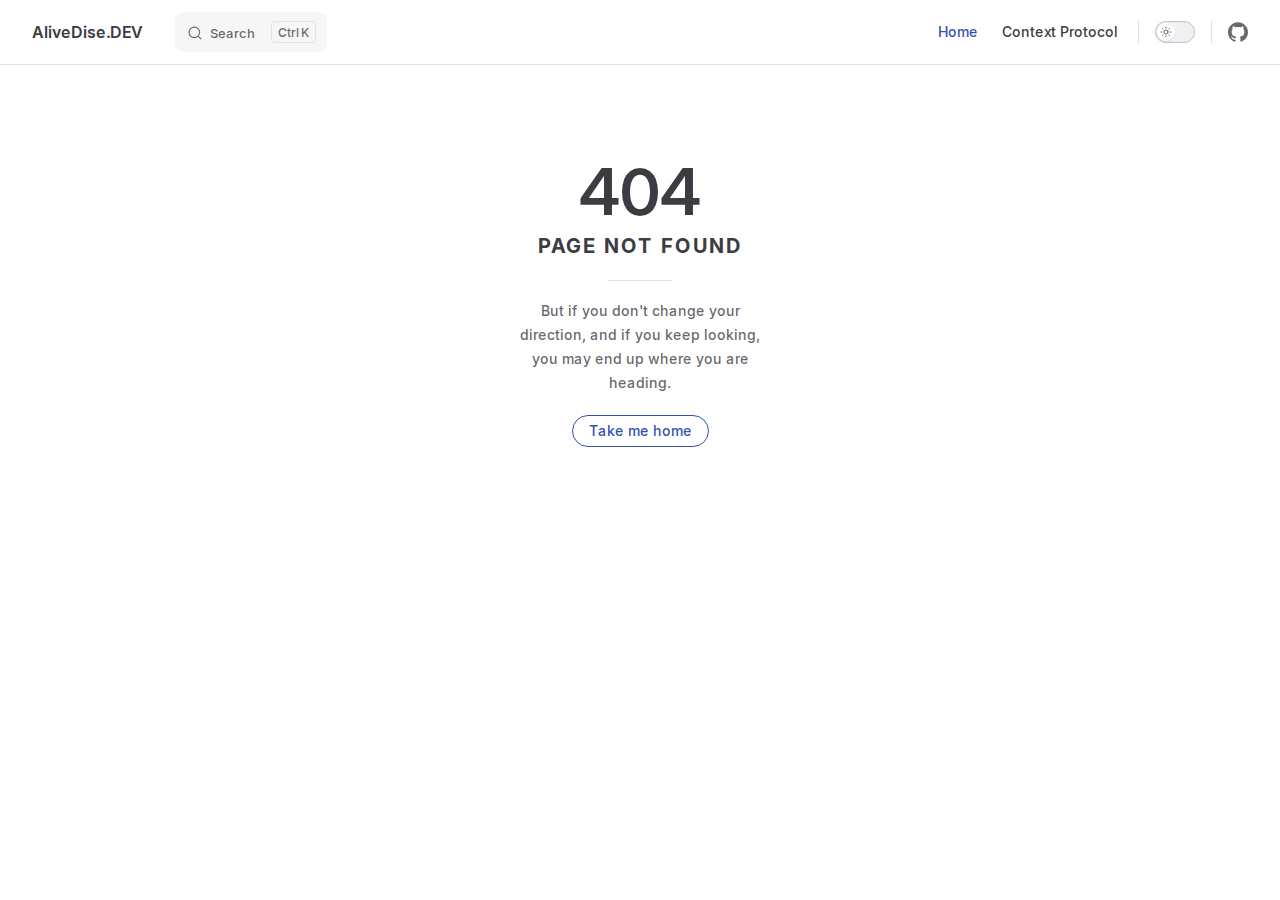
<file: plans/2026-02-09-agentic-dev-experience-sharing-agenda-summary.html>
<!DOCTYPE html>
<html lang="en-US" dir="ltr">
  <head>
    <meta charset="utf-8">
    <meta name="viewport" content="width=device-width,initial-scale=1">
    <title>Agentic Development Experience Sharing | AliveDise.DEV</title>
    <meta name="description" content="Coding, Alive">
    <meta name="generator" content="VitePress v1.5.0">
    <link rel="preload stylesheet" href="/assets/style.f7qqDp7N.css" as="style">
    <link rel="preload stylesheet" href="/vp-icons.css" as="style">
    
    <script type="module" src="/assets/app.CmJlPAmb.js"></script>
    <link rel="preload" href="/assets/inter-roman-latin.Di8DUHzh.woff2" as="font" type="font/woff2" crossorigin="">
    <link rel="modulepreload" href="/assets/chunks/framework.CKjLqgBu.js">
    <link rel="modulepreload" href="/assets/chunks/theme.CnpiNE0H.js">
    <link rel="modulepreload" href="/assets/chunks/virtual_mermaid-config.DDnGl6nM.js">
    <link rel="modulepreload" href="/assets/plans_2026-02-09-agentic-dev-experience-sharing-agenda-summary.md.CQv1Yw6A.lean.js">
    <script id="check-dark-mode">(()=>{const e=localStorage.getItem("vitepress-theme-appearance")||"auto",a=window.matchMedia("(prefers-color-scheme: dark)").matches;(!e||e==="auto"?a:e==="dark")&&document.documentElement.classList.add("dark")})();</script>
    <script id="check-mac-os">document.documentElement.classList.toggle("mac",/Mac|iPhone|iPod|iPad/i.test(navigator.platform));</script>
    <link rel="manifest" href="/manifest.webmanifest">
    <script id="vite-plugin-pwa:register-sw" src="/registerSW.js"></script>
  </head>
  <body>
    <div id="app"><div class="Layout" data-v-7e6dba2e><!--[--><!--]--><!--[--><span tabindex="-1" data-v-8c539837></span><a href="#VPContent" class="VPSkipLink visually-hidden" data-v-8c539837> Skip to content </a><!--]--><!----><header class="VPNav" data-v-7e6dba2e data-v-51cd7e26><div class="VPNavBar" data-v-51cd7e26 data-v-093d99ec><div class="wrapper" data-v-093d99ec><div class="container" data-v-093d99ec><div class="title" data-v-093d99ec><div class="VPNavBarTitle has-sidebar" data-v-093d99ec data-v-43938586><a class="title" href="/" data-v-43938586><!--[--><!--]--><!----><span data-v-43938586>AliveDise.DEV</span><!--[--><!--]--></a></div></div><div class="content" data-v-093d99ec><div class="content-body" data-v-093d99ec><!--[--><!--]--><div class="VPNavBarSearch search" data-v-093d99ec><!--[--><!----><div id="local-search"><button type="button" class="DocSearch DocSearch-Button" aria-label="Search"><span class="DocSearch-Button-Container"><span class="vp-icon DocSearch-Search-Icon"></span><span class="DocSearch-Button-Placeholder">Search</span></span><span class="DocSearch-Button-Keys"><kbd class="DocSearch-Button-Key"></kbd><kbd class="DocSearch-Button-Key">K</kbd></span></button></div><!--]--></div><nav aria-labelledby="main-nav-aria-label" class="VPNavBarMenu menu" data-v-093d99ec data-v-2f6407da><span id="main-nav-aria-label" class="visually-hidden" data-v-2f6407da> Main Navigation </span><!--[--><!--[--><a class="VPLink link VPNavBarMenuLink" href="/" tabindex="0" data-v-2f6407da data-v-9b4db7b1><!--[--><span data-v-9b4db7b1>Home</span><!--]--></a><!--]--><!--[--><a class="VPLink link VPNavBarMenuLink" href="/context-protocol" tabindex="0" data-v-2f6407da data-v-9b4db7b1><!--[--><span data-v-9b4db7b1>Context Protocol</span><!--]--></a><!--]--><!--]--></nav><!----><div class="VPNavBarAppearance appearance" data-v-093d99ec data-v-ea4eeffd><button class="VPSwitch VPSwitchAppearance" type="button" role="switch" title aria-checked="false" data-v-ea4eeffd data-v-e9143656 data-v-7ea3f26a><span class="check" data-v-7ea3f26a><span class="icon" data-v-7ea3f26a><!--[--><span class="vpi-sun sun" data-v-e9143656></span><span class="vpi-moon moon" data-v-e9143656></span><!--]--></span></span></button></div><div class="VPSocialLinks VPNavBarSocialLinks social-links" data-v-093d99ec data-v-c14e3417 data-v-a2e6cf08><!--[--><a class="VPSocialLink no-icon" href="https://github.com/alivedise" aria-label="github" target="_blank" rel="noopener" data-v-a2e6cf08 data-v-26db4279><span class="vpi-social-github"></span></a><!--]--></div><div class="VPFlyout VPNavBarExtra extra" data-v-093d99ec data-v-0a7057c5 data-v-f7efc769><button type="button" class="button" aria-haspopup="true" aria-expanded="false" aria-label="extra navigation" data-v-f7efc769><span class="vpi-more-horizontal icon" data-v-f7efc769></span></button><div class="menu" data-v-f7efc769><div class="VPMenu" data-v-f7efc769 data-v-fa1e1375><!----><!--[--><!--[--><!----><div class="group" data-v-0a7057c5><div class="item appearance" data-v-0a7057c5><p class="label" data-v-0a7057c5>Appearance</p><div class="appearance-action" data-v-0a7057c5><button class="VPSwitch VPSwitchAppearance" type="button" role="switch" title aria-checked="false" data-v-0a7057c5 data-v-e9143656 data-v-7ea3f26a><span class="check" data-v-7ea3f26a><span class="icon" data-v-7ea3f26a><!--[--><span class="vpi-sun sun" data-v-e9143656></span><span class="vpi-moon moon" data-v-e9143656></span><!--]--></span></span></button></div></div></div><div class="group" data-v-0a7057c5><div class="item social-links" data-v-0a7057c5><div class="VPSocialLinks social-links-list" data-v-0a7057c5 data-v-a2e6cf08><!--[--><a class="VPSocialLink no-icon" href="https://github.com/alivedise" aria-label="github" target="_blank" rel="noopener" data-v-a2e6cf08 data-v-26db4279><span class="vpi-social-github"></span></a><!--]--></div></div></div><!--]--><!--]--></div></div></div><!--[--><!--]--><button type="button" class="VPNavBarHamburger hamburger" aria-label="mobile navigation" aria-expanded="false" aria-controls="VPNavScreen" data-v-093d99ec data-v-50fb1dc9><span class="container" data-v-50fb1dc9><span class="top" data-v-50fb1dc9></span><span class="middle" data-v-50fb1dc9></span><span class="bottom" data-v-50fb1dc9></span></span></button></div></div></div></div><div class="divider" data-v-093d99ec><div class="divider-line" data-v-093d99ec></div></div></div><!----></header><div class="VPLocalNav has-sidebar empty" data-v-7e6dba2e data-v-6aae2d24><div class="container" data-v-6aae2d24><button class="menu" aria-expanded="false" aria-controls="VPSidebarNav" data-v-6aae2d24><span class="vpi-align-left menu-icon" data-v-6aae2d24></span><span class="menu-text" data-v-6aae2d24>Menu</span></button><div class="VPLocalNavOutlineDropdown" style="--vp-vh:0px;" data-v-6aae2d24 data-v-6cd5d8cd><button data-v-6cd5d8cd>Return to top</button><!----></div></div></div><aside class="VPSidebar" data-v-7e6dba2e data-v-4eb14c29><div class="curtain" data-v-4eb14c29></div><nav class="nav" id="VPSidebarNav" aria-labelledby="sidebar-aria-label" tabindex="-1" data-v-4eb14c29><span class="visually-hidden" id="sidebar-aria-label" data-v-4eb14c29> Sidebar Navigation </span><!--[--><!--]--><!--[--><div class="no-transition group" data-v-3426069f><section class="VPSidebarItem level-0" data-v-3426069f data-v-479fcb4a><div class="item" role="button" tabindex="0" data-v-479fcb4a><div class="indicator" data-v-479fcb4a></div><h2 class="text" data-v-479fcb4a>Web</h2><!----></div><div class="items" data-v-479fcb4a><!--[--><div class="VPSidebarItem level-1 is-link" data-v-479fcb4a data-v-479fcb4a><div class="item" data-v-479fcb4a><div class="indicator" data-v-479fcb4a></div><a class="VPLink link link" href="/context-protocol" data-v-479fcb4a><!--[--><p class="text" data-v-479fcb4a>Context Protocol</p><!--]--></a><!----></div><!----></div><!--]--></div></section></div><!--]--><!--[--><!--]--></nav></aside><div class="VPContent has-sidebar" id="VPContent" data-v-7e6dba2e data-v-83b72dfe><div class="VPDoc has-sidebar has-aside" data-v-83b72dfe data-v-35619090><!--[--><!--]--><div class="container" data-v-35619090><div class="aside" data-v-35619090><div class="aside-curtain" data-v-35619090></div><div class="aside-container" data-v-35619090><div class="aside-content" data-v-35619090><div class="VPDocAside" data-v-35619090 data-v-b6a3e219><!--[--><!--]--><!--[--><!--]--><nav aria-labelledby="doc-outline-aria-label" class="VPDocAsideOutline" data-v-b6a3e219 data-v-9ccfd55d><div class="content" data-v-9ccfd55d><div class="outline-marker" data-v-9ccfd55d></div><div aria-level="2" class="outline-title" id="doc-outline-aria-label" role="heading" data-v-9ccfd55d>On this page</div><ul class="VPDocOutlineItem root" data-v-9ccfd55d data-v-1c12a0aa><!--[--><!--]--></ul></div></nav><!--[--><!--]--><div class="spacer" data-v-b6a3e219></div><!--[--><!--]--><!----><!--[--><!--]--><!--[--><!--]--></div></div></div></div><div class="content" data-v-35619090><div class="content-container" data-v-35619090><!--[--><!--]--><main class="main" data-v-35619090><div style="position:relative;" class="vp-doc _plans_2026-02-09-agentic-dev-experience-sharing-agenda-summary" data-v-35619090><div><h1 id="agentic-development-experience-sharing" tabindex="-1">Agentic Development Experience Sharing <a class="header-anchor" href="#agentic-development-experience-sharing" aria-label="Permalink to &quot;Agentic Development Experience Sharing&quot;">​</a></h1><p>30 min | RD Leads</p><ol><li><p><strong>Core Concepts</strong> (6 min)</p><ul><li>Context engineering -- why context preparation is the new core skill</li><li>Spec-driven development -- specs as the single source of truth for agent behavior</li><li>API-first -- designing APIs before implementation; agents consume API specs to generate consistent code across teams</li><li>Reverse-engineering -- extracting specs and requirements from existing codebases to bootstrap adoption</li></ul></li><li><p><strong>Toolchain</strong> (7 min)</p><ul><li>OpenSpec -- spec management, change proposals, single source of truth for project specs</li><li>HADLC -- methodology and phase gates for human-agent collaboration</li><li>Pencil -- design-to-code prototyping in IDE</li><li>Claude Code -- agent runtime with skills and project context</li></ul></li><li><p><strong>Workflow in Practice</strong> (7 min)</p><ul><li>HADLC five phases: Human-Centric &gt; Agent-Oriented &gt; Breakdown &gt; Construction &gt; Operations</li><li>Spec hierarchy: Proposal &gt; Units &gt; Tasks &gt; Code</li><li>Current status and lessons learned</li></ul></li><li><p><strong>Agent Skills and Superpowers Framework</strong> (4 min)</p><ul><li>Reusable skill documents that encode team knowledge</li><li>Superpowers -- a skill framework for development best practices (brainstorming, code review, systematic debugging, TDD, plan-driven development)</li><li>Examples from real usage: presentation generation, brainstorming, code review</li></ul></li><li><p><strong>Future Discussion</strong> (4 min)</p><ul><li>Spec management at scale across teams</li><li>Development paradigm shift -- implications for team structure and evaluation</li></ul></li><li><p><strong>Q&amp;A</strong> (2 min)</p></li></ol></div></div></main><footer class="VPDocFooter" data-v-35619090 data-v-838a3d10><!--[--><!--]--><!----><nav class="prev-next" aria-labelledby="doc-footer-aria-label" data-v-838a3d10><span class="visually-hidden" id="doc-footer-aria-label" data-v-838a3d10>Pager</span><div class="pager" data-v-838a3d10><!----></div><div class="pager" data-v-838a3d10><a class="VPLink link pager-link next" href="/context-protocol" data-v-838a3d10><!--[--><span class="desc" data-v-838a3d10>Next page</span><span class="title" data-v-838a3d10>Context Protocol</span><!--]--></a></div></nav></footer><!--[--><!--]--></div></div></div><!--[--><!--]--></div></div><!----><!--[--><!--]--></div></div>
    <script>window.__VP_HASH_MAP__=JSON.parse("{\"ai-coding-adoption-playbook.md\":\"CQmMz--t\",\"ai-coding-adoption-playbook.zh-tw.md\":\"aNJ4zAPy\",\"context-protocol.md\":\"B3FujnG7\",\"index.md\":\"CJQCcinx\",\"javascript-signals-guide.md\":\"Bs3zqTFE\",\"plans_2026-02-09-agentic-dev-experience-sharing-agenda-summary.md\":\"CQv1Yw6A\",\"plans_2026-02-09-agentic-dev-experience-sharing-agenda.md\":\"xNqS-le3\",\"plans_2026-02-10-hadlc-demo-design.md\":\"B7_ML_Ad\",\"plans_2026-02-10-hadlc-draggable-windows-design.md\":\"NoY-j4_R\",\"plans_2026-02-17-grimoire-backend-learning-design.md\":\"BN6PY6H3\",\"plans_2026-02-17-grimoire-implementation-plan.md\":\"dfqNa1Gk\",\"plans_2026-03-04-interview-presentation-design.md\":\"BfDmY6sV\",\"plans_2026-03-04-interview-presentation-plan.md\":\"BmBN8Epn\",\"plans_2026-03-17-kiro-refactor-streaming-plan.md\":\"BJKJgmLO\",\"superpowers_plans_2026-03-29-worldsim-m1-world-exists.md\":\"DDu0bkNn\",\"superpowers_plans_2026-03-29-worldsim-m2-agents-walk.md\":\"BEoYivpc\",\"superpowers_plans_2026-03-29-worldsim-m3-agents-think.md\":\"BjW3bEdr\",\"superpowers_plans_2026-03-29-worldsim-m4-agents-remember.md\":\"CZBEMWZt\",\"superpowers_plans_2026-03-29-worldsim-m5-crafting-skills.md\":\"Bc_HVLxo\",\"superpowers_plans_2026-03-29-worldsim-m6-agents-trade.md\":\"U9i7Gs2p\",\"superpowers_plans_2026-03-29-worldsim-m6.5-observable-dashboard.md\":\"B53XfkYj\",\"superpowers_specs_2026-03-28-worldsim-design.md\":\"AL7MkqBV\"}");window.__VP_SITE_DATA__=JSON.parse("{\"lang\":\"en-US\",\"dir\":\"ltr\",\"title\":\"AliveDise.DEV\",\"description\":\"Coding, Alive\",\"base\":\"/\",\"head\":[],\"router\":{\"prefetchLinks\":true},\"appearance\":true,\"themeConfig\":{\"nav\":[{\"text\":\"Home\",\"link\":\"/\"},{\"text\":\"Context Protocol\",\"link\":\"/context-protocol\"}],\"sidebar\":[{\"text\":\"Web\",\"items\":[{\"text\":\"Context Protocol\",\"link\":\"/context-protocol\"}]}],\"socialLinks\":[{\"icon\":\"github\",\"link\":\"https://github.com/alivedise\"}],\"search\":{\"provider\":\"local\"}},\"locales\":{},\"scrollOffset\":134,\"cleanUrls\":true}");</script>
    
  </body>
</html>
</file>
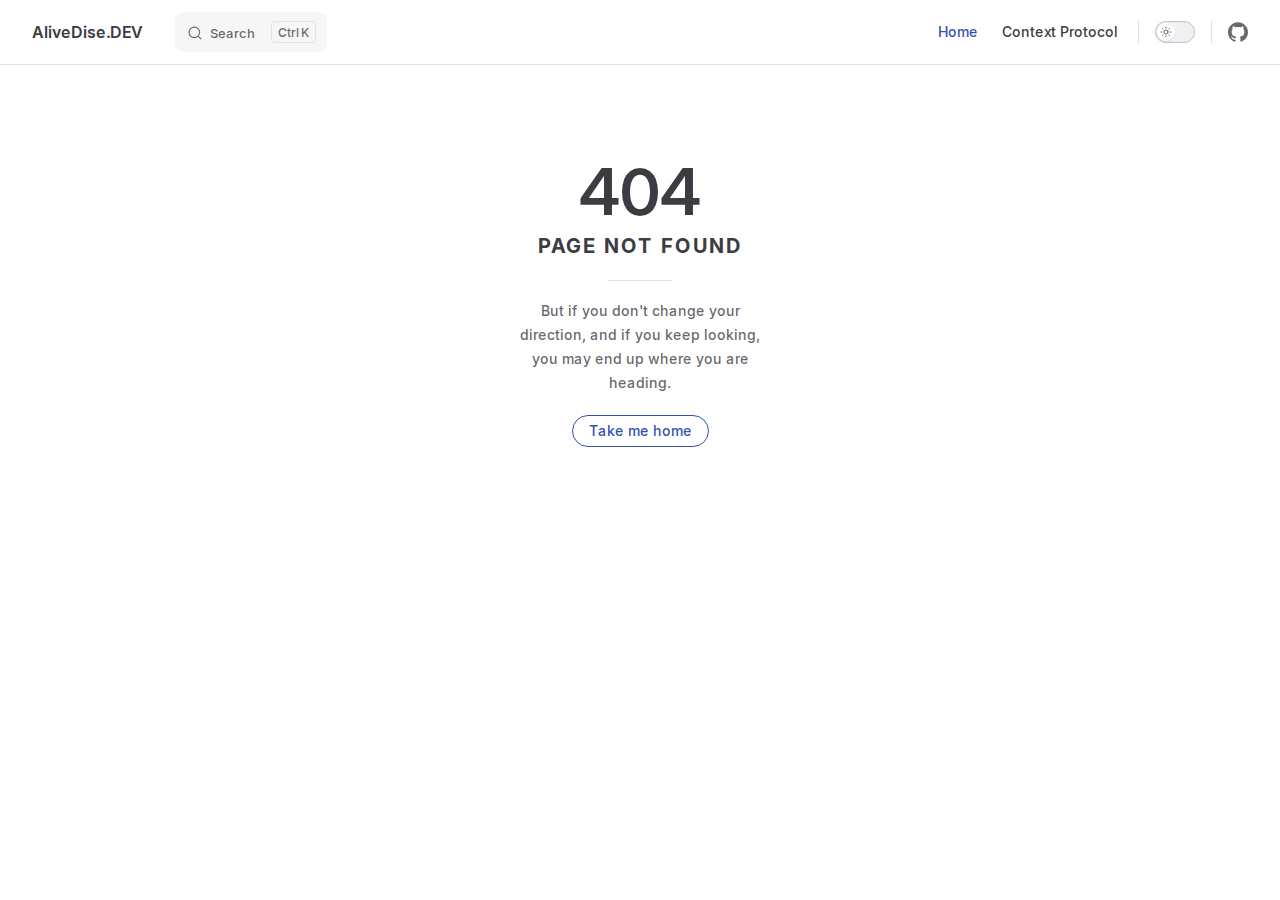
<file: plans/2026-02-09-agentic-dev-experience-sharing-agenda.html>
<!DOCTYPE html>
<html lang="en-US" dir="ltr">
  <head>
    <meta charset="utf-8">
    <meta name="viewport" content="width=device-width,initial-scale=1">
    <title>Agentic Development Experience Sharing - Meeting Agenda | AliveDise.DEV</title>
    <meta name="description" content="Coding, Alive">
    <meta name="generator" content="VitePress v1.5.0">
    <link rel="preload stylesheet" href="/assets/style.f7qqDp7N.css" as="style">
    <link rel="preload stylesheet" href="/vp-icons.css" as="style">
    
    <script type="module" src="/assets/app.CmJlPAmb.js"></script>
    <link rel="preload" href="/assets/inter-roman-latin.Di8DUHzh.woff2" as="font" type="font/woff2" crossorigin="">
    <link rel="modulepreload" href="/assets/chunks/framework.CKjLqgBu.js">
    <link rel="modulepreload" href="/assets/chunks/theme.CnpiNE0H.js">
    <link rel="modulepreload" href="/assets/chunks/virtual_mermaid-config.DDnGl6nM.js">
    <link rel="modulepreload" href="/assets/plans_2026-02-09-agentic-dev-experience-sharing-agenda.md.xNqS-le3.lean.js">
    <script id="check-dark-mode">(()=>{const e=localStorage.getItem("vitepress-theme-appearance")||"auto",a=window.matchMedia("(prefers-color-scheme: dark)").matches;(!e||e==="auto"?a:e==="dark")&&document.documentElement.classList.add("dark")})();</script>
    <script id="check-mac-os">document.documentElement.classList.toggle("mac",/Mac|iPhone|iPod|iPad/i.test(navigator.platform));</script>
    <link rel="manifest" href="/manifest.webmanifest">
    <script id="vite-plugin-pwa:register-sw" src="/registerSW.js"></script>
  </head>
  <body>
    <div id="app"><div class="Layout" data-v-7e6dba2e><!--[--><!--]--><!--[--><span tabindex="-1" data-v-8c539837></span><a href="#VPContent" class="VPSkipLink visually-hidden" data-v-8c539837> Skip to content </a><!--]--><!----><header class="VPNav" data-v-7e6dba2e data-v-51cd7e26><div class="VPNavBar" data-v-51cd7e26 data-v-093d99ec><div class="wrapper" data-v-093d99ec><div class="container" data-v-093d99ec><div class="title" data-v-093d99ec><div class="VPNavBarTitle has-sidebar" data-v-093d99ec data-v-43938586><a class="title" href="/" data-v-43938586><!--[--><!--]--><!----><span data-v-43938586>AliveDise.DEV</span><!--[--><!--]--></a></div></div><div class="content" data-v-093d99ec><div class="content-body" data-v-093d99ec><!--[--><!--]--><div class="VPNavBarSearch search" data-v-093d99ec><!--[--><!----><div id="local-search"><button type="button" class="DocSearch DocSearch-Button" aria-label="Search"><span class="DocSearch-Button-Container"><span class="vp-icon DocSearch-Search-Icon"></span><span class="DocSearch-Button-Placeholder">Search</span></span><span class="DocSearch-Button-Keys"><kbd class="DocSearch-Button-Key"></kbd><kbd class="DocSearch-Button-Key">K</kbd></span></button></div><!--]--></div><nav aria-labelledby="main-nav-aria-label" class="VPNavBarMenu menu" data-v-093d99ec data-v-2f6407da><span id="main-nav-aria-label" class="visually-hidden" data-v-2f6407da> Main Navigation </span><!--[--><!--[--><a class="VPLink link VPNavBarMenuLink" href="/" tabindex="0" data-v-2f6407da data-v-9b4db7b1><!--[--><span data-v-9b4db7b1>Home</span><!--]--></a><!--]--><!--[--><a class="VPLink link VPNavBarMenuLink" href="/context-protocol" tabindex="0" data-v-2f6407da data-v-9b4db7b1><!--[--><span data-v-9b4db7b1>Context Protocol</span><!--]--></a><!--]--><!--]--></nav><!----><div class="VPNavBarAppearance appearance" data-v-093d99ec data-v-ea4eeffd><button class="VPSwitch VPSwitchAppearance" type="button" role="switch" title aria-checked="false" data-v-ea4eeffd data-v-e9143656 data-v-7ea3f26a><span class="check" data-v-7ea3f26a><span class="icon" data-v-7ea3f26a><!--[--><span class="vpi-sun sun" data-v-e9143656></span><span class="vpi-moon moon" data-v-e9143656></span><!--]--></span></span></button></div><div class="VPSocialLinks VPNavBarSocialLinks social-links" data-v-093d99ec data-v-c14e3417 data-v-a2e6cf08><!--[--><a class="VPSocialLink no-icon" href="https://github.com/alivedise" aria-label="github" target="_blank" rel="noopener" data-v-a2e6cf08 data-v-26db4279><span class="vpi-social-github"></span></a><!--]--></div><div class="VPFlyout VPNavBarExtra extra" data-v-093d99ec data-v-0a7057c5 data-v-f7efc769><button type="button" class="button" aria-haspopup="true" aria-expanded="false" aria-label="extra navigation" data-v-f7efc769><span class="vpi-more-horizontal icon" data-v-f7efc769></span></button><div class="menu" data-v-f7efc769><div class="VPMenu" data-v-f7efc769 data-v-fa1e1375><!----><!--[--><!--[--><!----><div class="group" data-v-0a7057c5><div class="item appearance" data-v-0a7057c5><p class="label" data-v-0a7057c5>Appearance</p><div class="appearance-action" data-v-0a7057c5><button class="VPSwitch VPSwitchAppearance" type="button" role="switch" title aria-checked="false" data-v-0a7057c5 data-v-e9143656 data-v-7ea3f26a><span class="check" data-v-7ea3f26a><span class="icon" data-v-7ea3f26a><!--[--><span class="vpi-sun sun" data-v-e9143656></span><span class="vpi-moon moon" data-v-e9143656></span><!--]--></span></span></button></div></div></div><div class="group" data-v-0a7057c5><div class="item social-links" data-v-0a7057c5><div class="VPSocialLinks social-links-list" data-v-0a7057c5 data-v-a2e6cf08><!--[--><a class="VPSocialLink no-icon" href="https://github.com/alivedise" aria-label="github" target="_blank" rel="noopener" data-v-a2e6cf08 data-v-26db4279><span class="vpi-social-github"></span></a><!--]--></div></div></div><!--]--><!--]--></div></div></div><!--[--><!--]--><button type="button" class="VPNavBarHamburger hamburger" aria-label="mobile navigation" aria-expanded="false" aria-controls="VPNavScreen" data-v-093d99ec data-v-50fb1dc9><span class="container" data-v-50fb1dc9><span class="top" data-v-50fb1dc9></span><span class="middle" data-v-50fb1dc9></span><span class="bottom" data-v-50fb1dc9></span></span></button></div></div></div></div><div class="divider" data-v-093d99ec><div class="divider-line" data-v-093d99ec></div></div></div><!----></header><div class="VPLocalNav has-sidebar empty" data-v-7e6dba2e data-v-6aae2d24><div class="container" data-v-6aae2d24><button class="menu" aria-expanded="false" aria-controls="VPSidebarNav" data-v-6aae2d24><span class="vpi-align-left menu-icon" data-v-6aae2d24></span><span class="menu-text" data-v-6aae2d24>Menu</span></button><div class="VPLocalNavOutlineDropdown" style="--vp-vh:0px;" data-v-6aae2d24 data-v-6cd5d8cd><button data-v-6cd5d8cd>Return to top</button><!----></div></div></div><aside class="VPSidebar" data-v-7e6dba2e data-v-4eb14c29><div class="curtain" data-v-4eb14c29></div><nav class="nav" id="VPSidebarNav" aria-labelledby="sidebar-aria-label" tabindex="-1" data-v-4eb14c29><span class="visually-hidden" id="sidebar-aria-label" data-v-4eb14c29> Sidebar Navigation </span><!--[--><!--]--><!--[--><div class="no-transition group" data-v-3426069f><section class="VPSidebarItem level-0" data-v-3426069f data-v-479fcb4a><div class="item" role="button" tabindex="0" data-v-479fcb4a><div class="indicator" data-v-479fcb4a></div><h2 class="text" data-v-479fcb4a>Web</h2><!----></div><div class="items" data-v-479fcb4a><!--[--><div class="VPSidebarItem level-1 is-link" data-v-479fcb4a data-v-479fcb4a><div class="item" data-v-479fcb4a><div class="indicator" data-v-479fcb4a></div><a class="VPLink link link" href="/context-protocol" data-v-479fcb4a><!--[--><p class="text" data-v-479fcb4a>Context Protocol</p><!--]--></a><!----></div><!----></div><!--]--></div></section></div><!--]--><!--[--><!--]--></nav></aside><div class="VPContent has-sidebar" id="VPContent" data-v-7e6dba2e data-v-83b72dfe><div class="VPDoc has-sidebar has-aside" data-v-83b72dfe data-v-35619090><!--[--><!--]--><div class="container" data-v-35619090><div class="aside" data-v-35619090><div class="aside-curtain" data-v-35619090></div><div class="aside-container" data-v-35619090><div class="aside-content" data-v-35619090><div class="VPDocAside" data-v-35619090 data-v-b6a3e219><!--[--><!--]--><!--[--><!--]--><nav aria-labelledby="doc-outline-aria-label" class="VPDocAsideOutline" data-v-b6a3e219 data-v-9ccfd55d><div class="content" data-v-9ccfd55d><div class="outline-marker" data-v-9ccfd55d></div><div aria-level="2" class="outline-title" id="doc-outline-aria-label" role="heading" data-v-9ccfd55d>On this page</div><ul class="VPDocOutlineItem root" data-v-9ccfd55d data-v-1c12a0aa><!--[--><!--]--></ul></div></nav><!--[--><!--]--><div class="spacer" data-v-b6a3e219></div><!--[--><!--]--><!----><!--[--><!--]--><!--[--><!--]--></div></div></div></div><div class="content" data-v-35619090><div class="content-container" data-v-35619090><!--[--><!--]--><main class="main" data-v-35619090><div style="position:relative;" class="vp-doc _plans_2026-02-09-agentic-dev-experience-sharing-agenda" data-v-35619090><div><h1 id="agentic-development-experience-sharing-meeting-agenda" tabindex="-1">Agentic Development Experience Sharing - Meeting Agenda <a class="header-anchor" href="#agentic-development-experience-sharing-meeting-agenda" aria-label="Permalink to &quot;Agentic Development Experience Sharing - Meeting Agenda&quot;">​</a></h1><p><strong>Audience:</strong> RD Leads (beginner-level familiarity with AI coding tools) <strong>Duration:</strong> 30 minutes <strong>Goal:</strong> Inspire adoption through experience sharing <strong>Format:</strong> Presentation with open discussion at the end</p><hr><h2 id="agenda-overview" tabindex="-1">Agenda Overview <a class="header-anchor" href="#agenda-overview" aria-label="Permalink to &quot;Agenda Overview&quot;">​</a></h2><table tabindex="0"><thead><tr><th>Time</th><th>Section</th><th>Min</th></tr></thead><tbody><tr><td>0:00</td><td>Core Concepts</td><td>6</td></tr><tr><td>0:06</td><td>Toolchain</td><td>7</td></tr><tr><td>0:13</td><td>Workflow: How We Work Now</td><td>7</td></tr><tr><td>0:20</td><td>Agent Skills</td><td>4</td></tr><tr><td>0:24</td><td>Future Discussion Seeds</td><td>4</td></tr><tr><td>0:28</td><td>Open Floor</td><td>2</td></tr></tbody></table><hr><h2 id="_1-core-concepts-6-min" tabindex="-1">1. Core Concepts (6 min) <a class="header-anchor" href="#_1-core-concepts-6-min" aria-label="Permalink to &quot;1. Core Concepts (6 min)&quot;">​</a></h2><h3 id="context-engineering-3-min" tabindex="-1">Context Engineering (3 min) <a class="header-anchor" href="#context-engineering-3-min" aria-label="Permalink to &quot;Context Engineering (3 min)&quot;">​</a></h3><ul><li>The fundamental shift: coding skill matters less, <em>context preparation</em> matters more</li><li>What context engineering means in practice: <ul><li>CLAUDE.md as the project&#39;s &quot;brain&quot; -- coding standards, architecture decisions, conventions</li><li>Structured project context: API specs, design principles, coding style guides all become agent-readable inputs</li><li>The agent is only as good as the context you feed it</li></ul></li><li>Analogy: &quot;Context engineering is to agentic development what requirements engineering is to traditional development -- except now your audience includes machines&quot;</li></ul><h3 id="spec-driven-development-3-min" tabindex="-1">Spec-Driven Development (3 min) <a class="header-anchor" href="#spec-driven-development-3-min" aria-label="Permalink to &quot;Spec-Driven Development (3 min)&quot;">​</a></h3><ul><li>Specs are not documentation -- they are the <em>source of truth</em> that drives agent behavior</li><li>The chain: PRD &gt; OpenAPI spec &gt; UX spec &gt; Technical spec &gt; Agent executes against specs</li><li>Without specs, agents hallucinate. With specs, agents are predictable and auditable</li><li>Key message: &quot;Document as Code is not optional in agentic development -- it is the control mechanism&quot;</li></ul><p><strong>Suggested visuals:</strong></p><ul><li>Artifacts relationship diagram (Requirements &gt; Design &gt; Implementation chain)</li><li>Inter-org agent workflow architecture diagram</li></ul><hr><h2 id="_2-toolchain-7-min" tabindex="-1">2. Toolchain (7 min) <a class="header-anchor" href="#_2-toolchain-7-min" aria-label="Permalink to &quot;2. Toolchain (7 min)&quot;">​</a></h2><h3 id="openspec-2-5-min" tabindex="-1">OpenSpec (2.5 min) <a class="header-anchor" href="#openspec-2-5-min" aria-label="Permalink to &quot;OpenSpec (2.5 min)&quot;">​</a></h3><ul><li>Spec management system: proposals, categories, and detailed specs in a structured directory</li><li>Change proposals as the unit of work -- each proposal has design, tasks, and specs</li><li>Why RD leads care: reviewable, version-controlled spec layer <em>before</em> code is written</li><li>Agents read from OpenSpec to understand what to build; humans review OpenSpec to approve direction</li></ul><h3 id="hadlc-1-5-min" tabindex="-1">HADLC (1.5 min) <a class="header-anchor" href="#hadlc-1-5-min" aria-label="Permalink to &quot;HADLC (1.5 min)&quot;">​</a></h3><ul><li>The methodology that defines phase gates and artifacts</li><li>Tells you <em>when</em> humans must be involved vs <em>when</em> agents can operate autonomously</li><li>The five phases are guard rails, not bureaucracy</li></ul><h3 id="pencil-1-5-min" tabindex="-1">Pencil (1.5 min) <a class="header-anchor" href="#pencil-1-5-min" aria-label="Permalink to &quot;Pencil (1.5 min)&quot;">​</a></h3><ul><li>Design-to-code prototyping directly in the IDE (pencil.dev)</li><li>Closes the gap between UX spec and implementation</li><li>In agentic context: Pencil outputs feed into the agent&#39;s context as design reference, reducing interpretation errors</li></ul><h3 id="claude-code-1-5-min" tabindex="-1">Claude Code (1.5 min) <a class="header-anchor" href="#claude-code-1-5-min" aria-label="Permalink to &quot;Claude Code (1.5 min)&quot;">​</a></h3><ul><li>The agent runtime -- where skills, context, and specs come together</li><li>Not autocomplete (that&#39;s Copilot) -- an autonomous agent that reads project context, follows skills, and executes multi-step tasks</li><li>Skills, CLAUDE.md, slash commands as the interface between human intent and agent action</li></ul><p><strong>Suggested visual:</strong> Toolchain flow diagram: OpenSpec (specs) + Pencil (design) &gt; CLAUDE.md (context) &gt; Claude Code (execution) &gt; Code</p><hr><h2 id="_3-workflow-how-we-work-now-7-min" tabindex="-1">3. Workflow: How We Work Now (7 min) <a class="header-anchor" href="#_3-workflow-how-we-work-now-7-min" aria-label="Permalink to &quot;3. Workflow: How We Work Now (7 min)&quot;">​</a></h2><h3 id="opening-hook-1-min" tabindex="-1">Opening Hook (1 min) <a class="header-anchor" href="#opening-hook-1-min" aria-label="Permalink to &quot;Opening Hook (1 min)&quot;">​</a></h3><ul><li>Traditional dev: PM writes PRD &gt; Dev interprets &gt; Code &gt; Review &gt; Repeat</li><li>Problem: specs are ambiguous, agents can&#39;t work with vague intent, context is lost between phases</li></ul><h3 id="hadlc-overview-3-min" tabindex="-1">HADLC Overview (3 min) <a class="header-anchor" href="#hadlc-overview-3-min" aria-label="Permalink to &quot;HADLC Overview (3 min)&quot;">​</a></h3><ul><li>Five phases: Human-Centric &gt; Agent-Oriented &gt; Breakdown &gt; Construction &gt; Operations</li><li>Key insight: inception is split deliberately -- humans align on <em>what</em>, then translate into <em>agent-consumable</em> format</li><li>Work is spec-bounded, not time-bounded (Units/Tasks/Bolts vs Epics/Stories/Sprints)</li></ul><h3 id="spec-driven-hierarchy-2-min" tabindex="-1">Spec-Driven Hierarchy (2 min) <a class="header-anchor" href="#spec-driven-hierarchy-2-min" aria-label="Permalink to &quot;Spec-Driven Hierarchy (2 min)&quot;">​</a></h3><ul><li>Proposal &gt; Units (categories with spec.md) &gt; Tasks (endpoint/screen specs) &gt; Code</li><li>Traceability: any line of code traces back to a Task, Unit, and Proposal</li><li>This is how you maintain accountability when agents write code</li></ul><h3 id="current-state-1-min" tabindex="-1">Current State (1 min) <a class="header-anchor" href="#current-state-1-min" aria-label="Permalink to &quot;Current State (1 min)&quot;">​</a></h3><ul><li>Honest about where this is in practice: workflow is partly proven (showcase projects), partly still in development</li><li>Phase 5 (Operations) explicitly deferred</li></ul><p><strong>Suggested visual:</strong> HADLC five-phase flowchart with work level table</p><hr><h2 id="_4-agent-skills-4-min" tabindex="-1">4. Agent Skills (4 min) <a class="header-anchor" href="#_4-agent-skills-4-min" aria-label="Permalink to &quot;4. Agent Skills (4 min)&quot;">​</a></h2><h3 id="what-are-skills-1-5-min" tabindex="-1">What Are Skills? (1.5 min) <a class="header-anchor" href="#what-are-skills-1-5-min" aria-label="Permalink to &quot;What Are Skills? (1.5 min)&quot;">​</a></h3><ul><li>Structured documents that teach the agent how to perform a specific task consistently</li><li>Like functions for AI: reusable, documented, testable</li><li>Build once, invoke repeatedly via slash commands (e.g., <code>/slidev-presentation</code>, <code>/brainstorming</code>, <code>/code-review</code>)</li></ul><h3 id="skill-structure-1-min" tabindex="-1">Skill Structure (1 min) <a class="header-anchor" href="#skill-structure-1-min" aria-label="Permalink to &quot;Skill Structure (1 min)&quot;">​</a></h3><ul><li>Frontmatter (name + triggering conditions), workflow steps, reference material, quality guidelines</li><li>Key insight: the <code>description</code> field answers &quot;when should this activate&quot;, not &quot;what does it do&quot;</li><li>Skills live at different scopes: personal, project-level, shared via plugins</li></ul><h3 id="concrete-examples-1-5-min" tabindex="-1">Concrete Examples (1.5 min) <a class="header-anchor" href="#concrete-examples-1-5-min" aria-label="Permalink to &quot;Concrete Examples (1.5 min)&quot;">​</a></h3><ul><li><code>slidev-presentation</code> -- &quot;this presentation was generated using a skill&quot;</li><li><code>brainstorming</code> -- &quot;this agenda was drafted through a brainstorming skill session&quot;</li><li><code>code-review</code> / <code>systematic-debugging</code> -- development workflow skills</li><li>The meta point: skills encode <em>team knowledge</em>. When a senior engineer leaves, their practices survive as skills. When you onboard someone new, they get your team&#39;s skills on day one.</li></ul><p><strong>Suggested delivery:</strong> Show the slash command list or <code>.claude/</code> skill directory briefly</p><hr><h2 id="_5-future-discussion-seeds-4-min" tabindex="-1">5. Future Discussion Seeds (4 min) <a class="header-anchor" href="#_5-future-discussion-seeds-4-min" aria-label="Permalink to &quot;5. Future Discussion Seeds (4 min)&quot;">​</a></h2><h3 id="spec-management-at-scale-2-min" tabindex="-1">Spec Management at Scale (2 min) <a class="header-anchor" href="#spec-management-at-scale-2-min" aria-label="Permalink to &quot;Spec Management at Scale (2 min)&quot;">​</a></h3><ul><li>Current challenge: as projects grow, a single flat spec structure becomes unwieldy</li><li>Nested/hierarchical spec management -- multiple teams owning different spec areas</li><li>Questions for the audience: <ul><li>&quot;How would your team&#39;s existing requirements process map to spec-driven development?&quot;</li><li>&quot;Who owns the specs? PM? RD? Shared?&quot;</li><li>Cross-team spec dependencies -- when one team&#39;s API spec affects another team&#39;s tasks</li></ul></li></ul><h3 id="development-paradigm-shift-2-min" tabindex="-1">Development Paradigm Shift (2 min) <a class="header-anchor" href="#development-paradigm-shift-2-min" aria-label="Permalink to &quot;Development Paradigm Shift (2 min)&quot;">​</a></h3><ul><li>The role of the developer is changing: from &quot;writing code&quot; to &quot;curating context and reviewing agent output&quot;</li><li>Questions for RD leads to consider: <ul><li>How do you evaluate developer performance when agents write the code?</li><li>What does code review mean when the author is an agent?</li><li>Team skill building shifts from &quot;learn framework X&quot; to &quot;learn to engineer context for framework X&quot;</li></ul></li><li>Close with: &quot;These are not solved problems. We need each team&#39;s perspective to figure this out together.&quot;</li></ul><p><strong>Suggested delivery:</strong> Frame explicitly as &quot;questions, not answers&quot; -- make RD leads feel like collaborators, not an audience being lectured</p><hr><h2 id="preparation-checklist" tabindex="-1">Preparation Checklist <a class="header-anchor" href="#preparation-checklist" aria-label="Permalink to &quot;Preparation Checklist&quot;">​</a></h2><ul><li>[ ] Prepare HADLC five-phase diagram slide</li><li>[ ] Prepare artifacts relationship diagram</li><li>[ ] Prepare toolchain flow diagram</li><li>[ ] Screenshot of skill list / slash commands</li><li>[ ] Optional: 1-2 minute live demo of invoking a skill (if time permits)</li></ul><h2 id="reference-materials" tabindex="-1">Reference Materials <a class="header-anchor" href="#reference-materials" aria-label="Permalink to &quot;Reference Materials&quot;">​</a></h2><ul><li>Agentic Coding Workflow Proposal 2025 (<code>projects/proposals/agentic-coding-workflow-proposal-2025.md</code>)</li><li>AI-DLC Introduction slides (<code>presentations/ai-dlc-introduction/slides.md</code>)</li><li>Agentic Development Showcase slides (<code>presentations/agentic-development-showcase-2025/slides.md</code>)</li><li>Agent Workflow Architecture (<code>projects/agent-workflow-architecture.md</code>)</li><li>Agentic Development Alignment Kickoff (<code>presentations/agentic-development-alignment-kickoff/slides.md</code>)</li></ul></div></div></main><footer class="VPDocFooter" data-v-35619090 data-v-838a3d10><!--[--><!--]--><!----><nav class="prev-next" aria-labelledby="doc-footer-aria-label" data-v-838a3d10><span class="visually-hidden" id="doc-footer-aria-label" data-v-838a3d10>Pager</span><div class="pager" data-v-838a3d10><!----></div><div class="pager" data-v-838a3d10><a class="VPLink link pager-link next" href="/context-protocol" data-v-838a3d10><!--[--><span class="desc" data-v-838a3d10>Next page</span><span class="title" data-v-838a3d10>Context Protocol</span><!--]--></a></div></nav></footer><!--[--><!--]--></div></div></div><!--[--><!--]--></div></div><!----><!--[--><!--]--></div></div>
    <script>window.__VP_HASH_MAP__=JSON.parse("{\"ai-coding-adoption-playbook.md\":\"CQmMz--t\",\"ai-coding-adoption-playbook.zh-tw.md\":\"aNJ4zAPy\",\"context-protocol.md\":\"B3FujnG7\",\"index.md\":\"CJQCcinx\",\"javascript-signals-guide.md\":\"Bs3zqTFE\",\"plans_2026-02-09-agentic-dev-experience-sharing-agenda-summary.md\":\"CQv1Yw6A\",\"plans_2026-02-09-agentic-dev-experience-sharing-agenda.md\":\"xNqS-le3\",\"plans_2026-02-10-hadlc-demo-design.md\":\"B7_ML_Ad\",\"plans_2026-02-10-hadlc-draggable-windows-design.md\":\"NoY-j4_R\",\"plans_2026-02-17-grimoire-backend-learning-design.md\":\"BN6PY6H3\",\"plans_2026-02-17-grimoire-implementation-plan.md\":\"dfqNa1Gk\",\"plans_2026-03-04-interview-presentation-design.md\":\"BfDmY6sV\",\"plans_2026-03-04-interview-presentation-plan.md\":\"BmBN8Epn\",\"plans_2026-03-17-kiro-refactor-streaming-plan.md\":\"BJKJgmLO\",\"superpowers_plans_2026-03-29-worldsim-m1-world-exists.md\":\"DDu0bkNn\",\"superpowers_plans_2026-03-29-worldsim-m2-agents-walk.md\":\"BEoYivpc\",\"superpowers_plans_2026-03-29-worldsim-m3-agents-think.md\":\"BjW3bEdr\",\"superpowers_plans_2026-03-29-worldsim-m4-agents-remember.md\":\"CZBEMWZt\",\"superpowers_plans_2026-03-29-worldsim-m5-crafting-skills.md\":\"Bc_HVLxo\",\"superpowers_plans_2026-03-29-worldsim-m6-agents-trade.md\":\"U9i7Gs2p\",\"superpowers_plans_2026-03-29-worldsim-m6.5-observable-dashboard.md\":\"B53XfkYj\",\"superpowers_specs_2026-03-28-worldsim-design.md\":\"AL7MkqBV\"}");window.__VP_SITE_DATA__=JSON.parse("{\"lang\":\"en-US\",\"dir\":\"ltr\",\"title\":\"AliveDise.DEV\",\"description\":\"Coding, Alive\",\"base\":\"/\",\"head\":[],\"router\":{\"prefetchLinks\":true},\"appearance\":true,\"themeConfig\":{\"nav\":[{\"text\":\"Home\",\"link\":\"/\"},{\"text\":\"Context Protocol\",\"link\":\"/context-protocol\"}],\"sidebar\":[{\"text\":\"Web\",\"items\":[{\"text\":\"Context Protocol\",\"link\":\"/context-protocol\"}]}],\"socialLinks\":[{\"icon\":\"github\",\"link\":\"https://github.com/alivedise\"}],\"search\":{\"provider\":\"local\"}},\"locales\":{},\"scrollOffset\":134,\"cleanUrls\":true}");</script>
    
  </body>
</html>
</file>
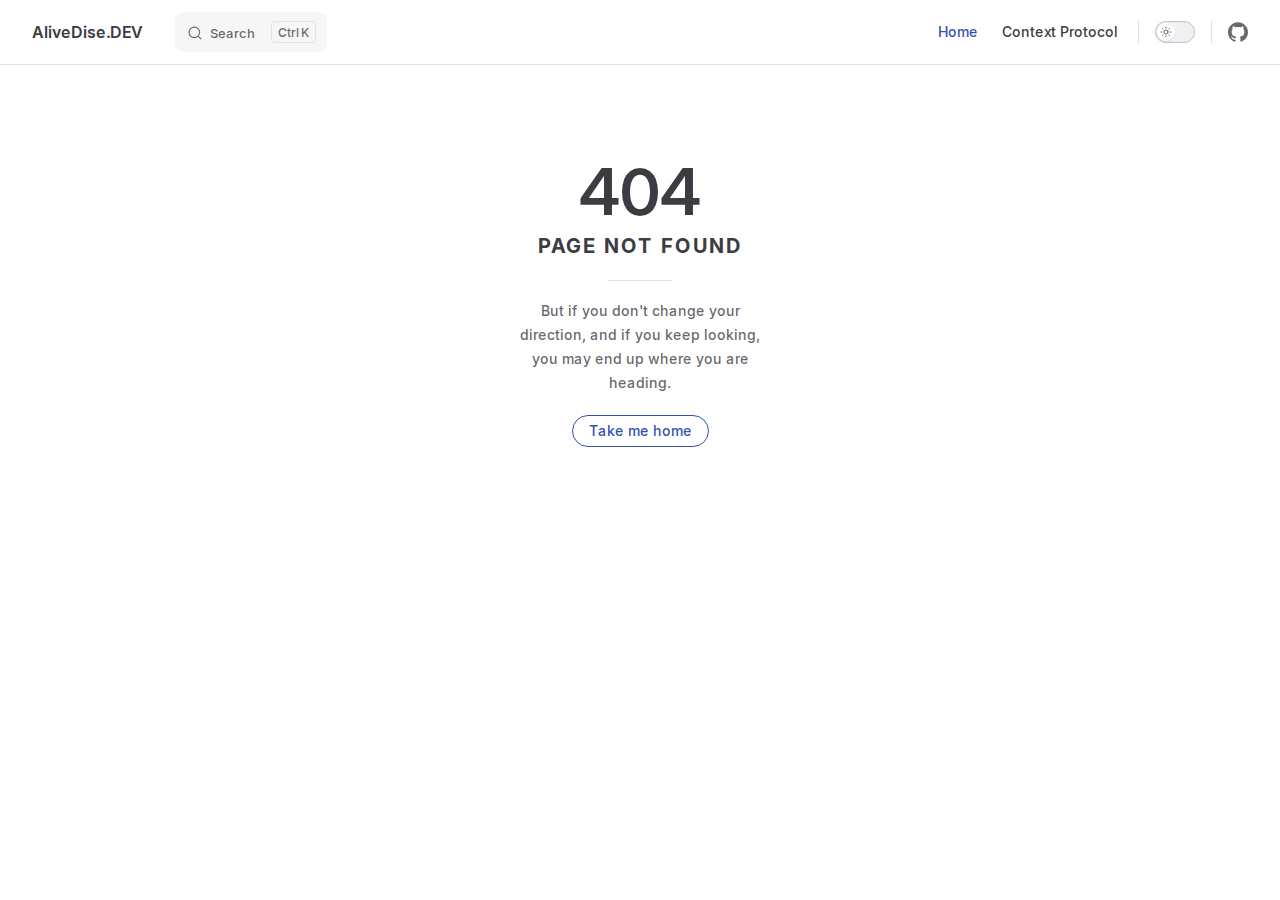
<file: plans/2026-02-10-hadlc-demo-design.html>
<!DOCTYPE html>
<html lang="en-US" dir="ltr">
  <head>
    <meta charset="utf-8">
    <meta name="viewport" content="width=device-width,initial-scale=1">
    <title>HADLC Demo -- Interactive Workflow Visualization | AliveDise.DEV</title>
    <meta name="description" content="Coding, Alive">
    <meta name="generator" content="VitePress v1.5.0">
    <link rel="preload stylesheet" href="/assets/style.f7qqDp7N.css" as="style">
    <link rel="preload stylesheet" href="/vp-icons.css" as="style">
    
    <script type="module" src="/assets/app.CmJlPAmb.js"></script>
    <link rel="preload" href="/assets/inter-roman-latin.Di8DUHzh.woff2" as="font" type="font/woff2" crossorigin="">
    <link rel="modulepreload" href="/assets/chunks/framework.CKjLqgBu.js">
    <link rel="modulepreload" href="/assets/chunks/theme.CnpiNE0H.js">
    <link rel="modulepreload" href="/assets/chunks/virtual_mermaid-config.DDnGl6nM.js">
    <link rel="modulepreload" href="/assets/plans_2026-02-10-hadlc-demo-design.md.B7_ML_Ad.lean.js">
    <script id="check-dark-mode">(()=>{const e=localStorage.getItem("vitepress-theme-appearance")||"auto",a=window.matchMedia("(prefers-color-scheme: dark)").matches;(!e||e==="auto"?a:e==="dark")&&document.documentElement.classList.add("dark")})();</script>
    <script id="check-mac-os">document.documentElement.classList.toggle("mac",/Mac|iPhone|iPod|iPad/i.test(navigator.platform));</script>
    <link rel="manifest" href="/manifest.webmanifest">
    <script id="vite-plugin-pwa:register-sw" src="/registerSW.js"></script>
  </head>
  <body>
    <div id="app"><div class="Layout" data-v-7e6dba2e><!--[--><!--]--><!--[--><span tabindex="-1" data-v-8c539837></span><a href="#VPContent" class="VPSkipLink visually-hidden" data-v-8c539837> Skip to content </a><!--]--><!----><header class="VPNav" data-v-7e6dba2e data-v-51cd7e26><div class="VPNavBar" data-v-51cd7e26 data-v-093d99ec><div class="wrapper" data-v-093d99ec><div class="container" data-v-093d99ec><div class="title" data-v-093d99ec><div class="VPNavBarTitle has-sidebar" data-v-093d99ec data-v-43938586><a class="title" href="/" data-v-43938586><!--[--><!--]--><!----><span data-v-43938586>AliveDise.DEV</span><!--[--><!--]--></a></div></div><div class="content" data-v-093d99ec><div class="content-body" data-v-093d99ec><!--[--><!--]--><div class="VPNavBarSearch search" data-v-093d99ec><!--[--><!----><div id="local-search"><button type="button" class="DocSearch DocSearch-Button" aria-label="Search"><span class="DocSearch-Button-Container"><span class="vp-icon DocSearch-Search-Icon"></span><span class="DocSearch-Button-Placeholder">Search</span></span><span class="DocSearch-Button-Keys"><kbd class="DocSearch-Button-Key"></kbd><kbd class="DocSearch-Button-Key">K</kbd></span></button></div><!--]--></div><nav aria-labelledby="main-nav-aria-label" class="VPNavBarMenu menu" data-v-093d99ec data-v-2f6407da><span id="main-nav-aria-label" class="visually-hidden" data-v-2f6407da> Main Navigation </span><!--[--><!--[--><a class="VPLink link VPNavBarMenuLink" href="/" tabindex="0" data-v-2f6407da data-v-9b4db7b1><!--[--><span data-v-9b4db7b1>Home</span><!--]--></a><!--]--><!--[--><a class="VPLink link VPNavBarMenuLink" href="/context-protocol" tabindex="0" data-v-2f6407da data-v-9b4db7b1><!--[--><span data-v-9b4db7b1>Context Protocol</span><!--]--></a><!--]--><!--]--></nav><!----><div class="VPNavBarAppearance appearance" data-v-093d99ec data-v-ea4eeffd><button class="VPSwitch VPSwitchAppearance" type="button" role="switch" title aria-checked="false" data-v-ea4eeffd data-v-e9143656 data-v-7ea3f26a><span class="check" data-v-7ea3f26a><span class="icon" data-v-7ea3f26a><!--[--><span class="vpi-sun sun" data-v-e9143656></span><span class="vpi-moon moon" data-v-e9143656></span><!--]--></span></span></button></div><div class="VPSocialLinks VPNavBarSocialLinks social-links" data-v-093d99ec data-v-c14e3417 data-v-a2e6cf08><!--[--><a class="VPSocialLink no-icon" href="https://github.com/alivedise" aria-label="github" target="_blank" rel="noopener" data-v-a2e6cf08 data-v-26db4279><span class="vpi-social-github"></span></a><!--]--></div><div class="VPFlyout VPNavBarExtra extra" data-v-093d99ec data-v-0a7057c5 data-v-f7efc769><button type="button" class="button" aria-haspopup="true" aria-expanded="false" aria-label="extra navigation" data-v-f7efc769><span class="vpi-more-horizontal icon" data-v-f7efc769></span></button><div class="menu" data-v-f7efc769><div class="VPMenu" data-v-f7efc769 data-v-fa1e1375><!----><!--[--><!--[--><!----><div class="group" data-v-0a7057c5><div class="item appearance" data-v-0a7057c5><p class="label" data-v-0a7057c5>Appearance</p><div class="appearance-action" data-v-0a7057c5><button class="VPSwitch VPSwitchAppearance" type="button" role="switch" title aria-checked="false" data-v-0a7057c5 data-v-e9143656 data-v-7ea3f26a><span class="check" data-v-7ea3f26a><span class="icon" data-v-7ea3f26a><!--[--><span class="vpi-sun sun" data-v-e9143656></span><span class="vpi-moon moon" data-v-e9143656></span><!--]--></span></span></button></div></div></div><div class="group" data-v-0a7057c5><div class="item social-links" data-v-0a7057c5><div class="VPSocialLinks social-links-list" data-v-0a7057c5 data-v-a2e6cf08><!--[--><a class="VPSocialLink no-icon" href="https://github.com/alivedise" aria-label="github" target="_blank" rel="noopener" data-v-a2e6cf08 data-v-26db4279><span class="vpi-social-github"></span></a><!--]--></div></div></div><!--]--><!--]--></div></div></div><!--[--><!--]--><button type="button" class="VPNavBarHamburger hamburger" aria-label="mobile navigation" aria-expanded="false" aria-controls="VPNavScreen" data-v-093d99ec data-v-50fb1dc9><span class="container" data-v-50fb1dc9><span class="top" data-v-50fb1dc9></span><span class="middle" data-v-50fb1dc9></span><span class="bottom" data-v-50fb1dc9></span></span></button></div></div></div></div><div class="divider" data-v-093d99ec><div class="divider-line" data-v-093d99ec></div></div></div><!----></header><div class="VPLocalNav has-sidebar empty" data-v-7e6dba2e data-v-6aae2d24><div class="container" data-v-6aae2d24><button class="menu" aria-expanded="false" aria-controls="VPSidebarNav" data-v-6aae2d24><span class="vpi-align-left menu-icon" data-v-6aae2d24></span><span class="menu-text" data-v-6aae2d24>Menu</span></button><div class="VPLocalNavOutlineDropdown" style="--vp-vh:0px;" data-v-6aae2d24 data-v-6cd5d8cd><button data-v-6cd5d8cd>Return to top</button><!----></div></div></div><aside class="VPSidebar" data-v-7e6dba2e data-v-4eb14c29><div class="curtain" data-v-4eb14c29></div><nav class="nav" id="VPSidebarNav" aria-labelledby="sidebar-aria-label" tabindex="-1" data-v-4eb14c29><span class="visually-hidden" id="sidebar-aria-label" data-v-4eb14c29> Sidebar Navigation </span><!--[--><!--]--><!--[--><div class="no-transition group" data-v-3426069f><section class="VPSidebarItem level-0" data-v-3426069f data-v-479fcb4a><div class="item" role="button" tabindex="0" data-v-479fcb4a><div class="indicator" data-v-479fcb4a></div><h2 class="text" data-v-479fcb4a>Web</h2><!----></div><div class="items" data-v-479fcb4a><!--[--><div class="VPSidebarItem level-1 is-link" data-v-479fcb4a data-v-479fcb4a><div class="item" data-v-479fcb4a><div class="indicator" data-v-479fcb4a></div><a class="VPLink link link" href="/context-protocol" data-v-479fcb4a><!--[--><p class="text" data-v-479fcb4a>Context Protocol</p><!--]--></a><!----></div><!----></div><!--]--></div></section></div><!--]--><!--[--><!--]--></nav></aside><div class="VPContent has-sidebar" id="VPContent" data-v-7e6dba2e data-v-83b72dfe><div class="VPDoc has-sidebar has-aside" data-v-83b72dfe data-v-35619090><!--[--><!--]--><div class="container" data-v-35619090><div class="aside" data-v-35619090><div class="aside-curtain" data-v-35619090></div><div class="aside-container" data-v-35619090><div class="aside-content" data-v-35619090><div class="VPDocAside" data-v-35619090 data-v-b6a3e219><!--[--><!--]--><!--[--><!--]--><nav aria-labelledby="doc-outline-aria-label" class="VPDocAsideOutline" data-v-b6a3e219 data-v-9ccfd55d><div class="content" data-v-9ccfd55d><div class="outline-marker" data-v-9ccfd55d></div><div aria-level="2" class="outline-title" id="doc-outline-aria-label" role="heading" data-v-9ccfd55d>On this page</div><ul class="VPDocOutlineItem root" data-v-9ccfd55d data-v-1c12a0aa><!--[--><!--]--></ul></div></nav><!--[--><!--]--><div class="spacer" data-v-b6a3e219></div><!--[--><!--]--><!----><!--[--><!--]--><!--[--><!--]--></div></div></div></div><div class="content" data-v-35619090><div class="content-container" data-v-35619090><!--[--><!--]--><main class="main" data-v-35619090><div style="position:relative;" class="vp-doc _plans_2026-02-10-hadlc-demo-design" data-v-35619090><div><h1 id="hadlc-demo-interactive-workflow-visualization" tabindex="-1">HADLC Demo -- Interactive Workflow Visualization <a class="header-anchor" href="#hadlc-demo-interactive-workflow-visualization" aria-label="Permalink to &quot;HADLC Demo -- Interactive Workflow Visualization&quot;">​</a></h1><h2 id="overview" tabindex="-1">Overview <a class="header-anchor" href="#overview" aria-label="Permalink to &quot;Overview&quot;">​</a></h2><p>A client-side only web page that visually demonstrates how HADLC runs by simulating a macOS desktop environment with multiple windowed applications. Each window shows a different aspect of the development workflow progressing in real-time as the presenter advances through steps.</p><p><strong>Purpose:</strong> Live presentation demo for RD managers (2026-02-11 sharing session).</p><h2 id="tech-stack" tabindex="-1">Tech Stack <a class="header-anchor" href="#tech-stack" aria-label="Permalink to &quot;Tech Stack&quot;">​</a></h2><ul><li><strong>Vue 3 + Vite</strong> -- component-based, reactive step system</li><li><strong>Tailwind CSS</strong> -- rapid macOS-like styling</li><li><strong>PixiJS</strong> -- canvas rendering for the prototype floor plan in the Browser window</li><li><strong>TypeScript</strong> -- type-safe scenario definitions</li></ul><h2 id="architecture" tabindex="-1">Architecture <a class="header-anchor" href="#architecture" aria-label="Permalink to &quot;Architecture&quot;">​</a></h2><h3 id="step-engine" tabindex="-1">Step Engine <a class="header-anchor" href="#step-engine" aria-label="Permalink to &quot;Step Engine&quot;">​</a></h3><p>The demo is a linear sequence of ~38 steps across 3 HADLC phases. Each step defines what changes in which window(s).</p><ul><li><strong>Navigation:</strong> Arrow Right / Space = next step. Arrow Left = previous step.</li><li><strong>State is cumulative:</strong> Teams messages stack, file tree grows, Claude CLI scrolls. Going back reverses the last change.</li><li><strong>Active window highlight:</strong> When a step targets a window, it gets a 0.3s blue glow pulse.</li><li><strong>Phase indicator:</strong> Bottom bar shows current phase and step count.</li></ul><h3 id="configurable-scenario" tabindex="-1">Configurable Scenario <a class="header-anchor" href="#configurable-scenario" aria-label="Permalink to &quot;Configurable Scenario&quot;">​</a></h3><p>The scenario is a pure data file (<code>src/data/scenario.ts</code>). Swap the file to demo a different feature. The rendering engine is completely decoupled from content.</p><div class="language-typescript vp-adaptive-theme"><button title="Copy Code" class="copy"></button><span class="lang">typescript</span><pre class="shiki shiki-themes github-light github-dark vp-code" tabindex="0"><code><span class="line"><span style="--shiki-light:#D73A49;--shiki-dark:#F97583;">type</span><span style="--shiki-light:#6F42C1;--shiki-dark:#B392F0;"> Scenario</span><span style="--shiki-light:#D73A49;--shiki-dark:#F97583;"> =</span><span style="--shiki-light:#24292E;--shiki-dark:#E1E4E8;"> {</span></span>
<span class="line"><span style="--shiki-light:#E36209;--shiki-dark:#FFAB70;">  title</span><span style="--shiki-light:#D73A49;--shiki-dark:#F97583;">:</span><span style="--shiki-light:#005CC5;--shiki-dark:#79B8FF;"> string</span></span>
<span class="line"><span style="--shiki-light:#E36209;--shiki-dark:#FFAB70;">  phases</span><span style="--shiki-light:#D73A49;--shiki-dark:#F97583;">:</span><span style="--shiki-light:#6F42C1;--shiki-dark:#B392F0;"> Phase</span><span style="--shiki-light:#24292E;--shiki-dark:#E1E4E8;">[]</span></span>
<span class="line"><span style="--shiki-light:#24292E;--shiki-dark:#E1E4E8;">}</span></span>
<span class="line"></span>
<span class="line"><span style="--shiki-light:#D73A49;--shiki-dark:#F97583;">type</span><span style="--shiki-light:#6F42C1;--shiki-dark:#B392F0;"> Phase</span><span style="--shiki-light:#D73A49;--shiki-dark:#F97583;"> =</span><span style="--shiki-light:#24292E;--shiki-dark:#E1E4E8;"> {</span></span>
<span class="line"><span style="--shiki-light:#E36209;--shiki-dark:#FFAB70;">  id</span><span style="--shiki-light:#D73A49;--shiki-dark:#F97583;">:</span><span style="--shiki-light:#005CC5;--shiki-dark:#79B8FF;"> number</span></span>
<span class="line"><span style="--shiki-light:#E36209;--shiki-dark:#FFAB70;">  name</span><span style="--shiki-light:#D73A49;--shiki-dark:#F97583;">:</span><span style="--shiki-light:#005CC5;--shiki-dark:#79B8FF;"> string</span></span>
<span class="line"><span style="--shiki-light:#E36209;--shiki-dark:#FFAB70;">  steps</span><span style="--shiki-light:#D73A49;--shiki-dark:#F97583;">:</span><span style="--shiki-light:#6F42C1;--shiki-dark:#B392F0;"> Step</span><span style="--shiki-light:#24292E;--shiki-dark:#E1E4E8;">[]</span></span>
<span class="line"><span style="--shiki-light:#24292E;--shiki-dark:#E1E4E8;">}</span></span>
<span class="line"></span>
<span class="line"><span style="--shiki-light:#D73A49;--shiki-dark:#F97583;">type</span><span style="--shiki-light:#6F42C1;--shiki-dark:#B392F0;"> Step</span><span style="--shiki-light:#D73A49;--shiki-dark:#F97583;"> =</span><span style="--shiki-light:#24292E;--shiki-dark:#E1E4E8;"> {</span></span>
<span class="line"><span style="--shiki-light:#E36209;--shiki-dark:#FFAB70;">  id</span><span style="--shiki-light:#D73A49;--shiki-dark:#F97583;">:</span><span style="--shiki-light:#005CC5;--shiki-dark:#79B8FF;"> string</span></span>
<span class="line"><span style="--shiki-light:#E36209;--shiki-dark:#FFAB70;">  teams</span><span style="--shiki-light:#D73A49;--shiki-dark:#F97583;">?:</span><span style="--shiki-light:#6F42C1;--shiki-dark:#B392F0;"> TeamsAction</span></span>
<span class="line"><span style="--shiki-light:#E36209;--shiki-dark:#FFAB70;">  claude</span><span style="--shiki-light:#D73A49;--shiki-dark:#F97583;">?:</span><span style="--shiki-light:#6F42C1;--shiki-dark:#B392F0;"> ClaudeAction</span></span>
<span class="line"><span style="--shiki-light:#E36209;--shiki-dark:#FFAB70;">  finder</span><span style="--shiki-light:#D73A49;--shiki-dark:#F97583;">?:</span><span style="--shiki-light:#6F42C1;--shiki-dark:#B392F0;"> FinderAction</span></span>
<span class="line"><span style="--shiki-light:#E36209;--shiki-dark:#FFAB70;">  browser</span><span style="--shiki-light:#D73A49;--shiki-dark:#F97583;">?:</span><span style="--shiki-light:#6F42C1;--shiki-dark:#B392F0;"> BrowserAction</span></span>
<span class="line"><span style="--shiki-light:#24292E;--shiki-dark:#E1E4E8;">}</span></span></code></pre></div><h2 id="visual-design" tabindex="-1">Visual Design <a class="header-anchor" href="#visual-design" aria-label="Permalink to &quot;Visual Design&quot;">​</a></h2><h3 id="macos-desktop-shell" tabindex="-1">macOS Desktop Shell <a class="header-anchor" href="#macos-desktop-shell" aria-label="Permalink to &quot;macOS Desktop Shell&quot;">​</a></h3><ul><li><strong>Menu bar</strong> (top, 28px): Apple icon, focused app name (left); phase badge, step counter, clock (right). Frosted glass effect.</li><li><strong>Desktop wallpaper:</strong> Dark blue/purple gradient (macOS Sequoia style).</li><li><strong>Dock</strong> (bottom, decorative): App icons with active indicators. Auto-hides, shows on hover.</li><li><strong>Typography:</strong> SF Pro (system-ui fallback). Monospace for terminal.</li></ul><h3 id="window-layout-fixed-2x2-grid-16-9-optimized" tabindex="-1">Window Layout (fixed 2x2 grid, 16:9 optimized) <a class="header-anchor" href="#window-layout-fixed-2x2-grid-16-9-optimized" aria-label="Permalink to &quot;Window Layout (fixed 2x2 grid, 16:9 optimized)&quot;">​</a></h3><div class="language- vp-adaptive-theme"><button title="Copy Code" class="copy"></button><span class="lang"></span><pre class="shiki shiki-themes github-light github-dark vp-code" tabindex="0"><code><span class="line"><span>+---------------------------+---------------------------+</span></span>
<span class="line"><span>|   Teams (top-left)        |   Claude Code (top-right) |</span></span>
<span class="line"><span>|   ~50% width, ~50% height |   ~50% width, ~50% height |</span></span>
<span class="line"><span>+---------------------------+---------------------------+</span></span>
<span class="line"><span>|   Finder (bottom-left)    |   Browser (bottom-right)  |</span></span>
<span class="line"><span>|   ~35% width, ~50% height |   ~65% width, ~50% height |</span></span>
<span class="line"><span>+---------------------------+---------------------------+</span></span></code></pre></div><h3 id="window-chrome" tabindex="-1">Window Chrome <a class="header-anchor" href="#window-chrome" aria-label="Permalink to &quot;Window Chrome&quot;">​</a></h3><ul><li>macOS-style title bar with traffic light dots (red/yellow/green, decorative)</li><li>Centered title text, slight drop shadow</li><li>Active window has brighter title bar</li></ul><h2 id="window-components" tabindex="-1">Window Components <a class="header-anchor" href="#window-components" aria-label="Permalink to &quot;Window Components&quot;">​</a></h2><h3 id="teams-app-top-left" tabindex="-1">Teams App (top-left) <a class="header-anchor" href="#teams-app-top-left" aria-label="Permalink to &quot;Teams App (top-left)&quot;">​</a></h3><ul><li>Chat interface with colored avatar circles + role names</li><li>Roles: ADM (blue), PM (green), RD (orange), UX (purple)</li><li>Messages appear with typing indicator (three dots) then fade in</li><li>Supports text messages and approval reactions</li><li>Auto-scrolls to latest, channel name &quot;#emap-floor-plan&quot; at top</li></ul><h3 id="claude-code-app-top-right" tabindex="-1">Claude Code App (top-right) <a class="header-anchor" href="#claude-code-app-top-right" aria-label="Permalink to &quot;Claude Code App (top-right)&quot;">​</a></h3><ul><li>Dark terminal (black bg, green/white text)</li><li>Prompt prefix: <code>$</code> or <code>claude&gt;</code></li><li>Typing animation for commands (~30ms/char)</li><li>Command output appears line-by-line with fade</li><li>Colored output: green (success), yellow (warning), cyan (file paths)</li><li>Shows skill invocations, file operations, code generation</li></ul><h3 id="finder-app-bottom-left" tabindex="-1">Finder App (bottom-left) <a class="header-anchor" href="#finder-app-bottom-left" aria-label="Permalink to &quot;Finder App (bottom-left)&quot;">​</a></h3><ul><li>macOS Finder sidebar + file tree view</li><li>Files/folders appear with slide-down animation on creation</li><li>Icons: blue folders, gray markdown, yellow yaml</li><li>Newly created files briefly highlight in blue</li><li>Shows OpenSpec directory structure growing over time</li></ul><h3 id="browser-app-bottom-right" tabindex="-1">Browser App (bottom-right) <a class="header-anchor" href="#browser-app-bottom-right" aria-label="Permalink to &quot;Browser App (bottom-right)&quot;">​</a></h3><ul><li>Tab bar: &quot;Prototype&quot; and &quot;API Docs&quot; tabs</li><li>Decorative URL bar</li><li><strong>Prototype tab:</strong> Simplified E-Map UI with PixiJS canvas -- floor plan background, draggable camera dots, view angle indicators</li><li><strong>API Docs tab:</strong> Swagger-like endpoint list populated progressively</li></ul><h2 id="scenario-e-map-floor-plan-management-phase-1-4" tabindex="-1">Scenario: E-Map Floor Plan Management (Phase 1-4) <a class="header-anchor" href="#scenario-e-map-floor-plan-management-phase-1-4" aria-label="Permalink to &quot;Scenario: E-Map Floor Plan Management (Phase 1-4)&quot;">​</a></h2><h3 id="phase-1-early-convergence-12-steps" tabindex="-1">Phase 1: Early Convergence (~12 steps) <a class="header-anchor" href="#phase-1-early-convergence-12-steps" aria-label="Permalink to &quot;Phase 1: Early Convergence (~12 steps)&quot;">​</a></h3><ol><li>Teams: PM -- &quot;New requirement from stakeholders: visualize camera placement on floor plans.&quot;</li><li>Finder + VS Code: <code>requirements/emap-seed.md</code> appears and opens (raw, human-written seed with open questions)</li><li>Teams: ADM -- &quot;Let me brainstorm with the agent to generate prototype options.&quot;</li><li>Claude: ADM types <code>/superpowers:brainstorming --seed requirements/emap-seed.md</code></li><li>Claude: Agent output -- loading vortex/hadlc skills, analyzing seed, generating 2 MVP scope options</li><li>Browser: Prototype Option A (skeleton) -- read-only floor plan viewer, minimal scope</li><li>Teams: RD -- &quot;Too limited. Customers asked for drag-and-drop.&quot;</li><li>Browser: Prototype Option B (cameras) -- interactive editor with draggable camera dots</li><li>Teams: UX -- &quot;Option B is right, but defer real-time preview. MVP = placement + view angles.&quot;</li><li>Teams: PM -- &quot;Agreed. MVP = upload + placement + view angles. Preview is phase 2.&quot;</li><li>Claude + Finder + VS Code: Agent updates seed.md with review decisions (scope, storage, platforms)</li><li>Teams: ADM -- &quot;Requirements converged. Seed finalized. Moving to agent-oriented inception.&quot;</li></ol><h3 id="phase-2-agent-oriented-inception-14-steps" tabindex="-1">Phase 2: Agent-Oriented Inception (~14 steps) <a class="header-anchor" href="#phase-2-agent-oriented-inception-14-steps" aria-label="Permalink to &quot;Phase 2: Agent-Oriented Inception (~14 steps)&quot;">​</a></h3><ol><li>Teams: ADM -- &quot;Seed review approved. Starting agent-oriented inception.&quot;</li><li>Claude: PM types <code>/openspec:proposal --seed requirements/emap-seed.md</code></li><li>Claude: Agent output -- &quot;Analyzing requirements... Generating proposal...&quot;</li><li>Finder: <code>openspec/changes/emap/</code> folder appears</li><li>Finder: <code>proposal.md</code> appears</li><li>Claude: Proposal summary output (categories: api, ux, data)</li><li>Teams: ADM -- &quot;Proposal draft ready. Starting review.&quot;</li><li>Teams: RD -- &quot;Should floor plan images go to S3 or DynamoDB?&quot;</li><li>Claude: Agent updates proposal (S3 for images, DynamoDB for metadata)</li><li>Teams: UX -- &quot;Do we need real-time camera preview on the floor plan?&quot;</li><li>Claude: Agent revises (yes, WebSocket streaming for preview)</li><li>Finder: <code>proposal.md</code> shows modified indicator</li><li>Teams: PM reacts with approval emoji</li><li>Teams: ADM -- &quot;Proposal approved. Moving to breakdown.&quot;</li></ol><h3 id="phase-3-breakdown-12-steps" tabindex="-1">Phase 3: Breakdown (~12 steps) <a class="header-anchor" href="#phase-3-breakdown-12-steps" aria-label="Permalink to &quot;Phase 3: Breakdown (~12 steps)&quot;">​</a></h3><ol start="15"><li>Claude: <code>/openspec:breakdown</code> -- agent starts decomposing</li><li>Finder: <code>categories/api/spec.md</code> appears</li><li>Finder: <code>categories/ux/spec.md</code> appears</li><li>Browser: API Docs tab -- first endpoints (GET /floor-plans)</li><li>Claude: Agent generating OpenAPI spec</li><li>Finder: <code>endpoints/get-floor-plans.yaml</code> appears</li><li>Finder: <code>endpoints/create-floor-plan.yaml</code> appears</li><li>Browser: More endpoints populate</li><li>Browser: Prototype tab -- basic floor plan UI skeleton</li><li>Teams: UX -- &quot;Prototype looks good. Camera placement needs drag-and-drop.&quot;</li><li>Finder: <code>screens/floor-plan-editor.md</code> appears</li><li>Teams: ADM -- &quot;Breakdown complete. All specs reviewed.&quot;</li></ol><h3 id="phase-4-construction-12-steps" tabindex="-1">Phase 4: Construction (~12 steps) <a class="header-anchor" href="#phase-4-construction-12-steps" aria-label="Permalink to &quot;Phase 4: Construction (~12 steps)&quot;">​</a></h3><ol start="27"><li>Claude: <code>Creating git worktree...</code></li><li>Claude: Backend service code generation</li><li>Finder: <code>services/floor-plan-service.ts</code> appears</li><li>Claude: Test generation output</li><li>Finder: <code>tests/floor-plan.test.ts</code> appears</li><li>Browser: Prototype updates -- interactive camera dots on floor plan (PixiJS)</li><li>Teams: RD -- &quot;Backend PR ready for review&quot;</li><li>Claude: Frontend component generation</li><li>Finder: <code>components/FloorPlanEditor.vue</code> appears</li><li>Teams: ADM -- &quot;All tracks complete. Moving to review.&quot;</li><li>Browser: Final prototype with floor plan + camera preview</li><li>Teams: ADM -- &quot;E-Map feature shipped.&quot;</li></ol><h2 id="project-structure" tabindex="-1">Project Structure <a class="header-anchor" href="#project-structure" aria-label="Permalink to &quot;Project Structure&quot;">​</a></h2><div class="language- vp-adaptive-theme"><button title="Copy Code" class="copy"></button><span class="lang"></span><pre class="shiki shiki-themes github-light github-dark vp-code" tabindex="0"><code><span class="line"><span>hadlc-demo/</span></span>
<span class="line"><span>  src/</span></span>
<span class="line"><span>    App.vue                    # Desktop shell + step controller</span></span>
<span class="line"><span>    composables/</span></span>
<span class="line"><span>      useStepEngine.ts         # Step navigation, cumulative state</span></span>
<span class="line"><span>    components/</span></span>
<span class="line"><span>      MenuBar.vue              # macOS menu bar</span></span>
<span class="line"><span>      Dock.vue                 # macOS dock</span></span>
<span class="line"><span>      Window.vue               # Window chrome (title bar, traffic lights)</span></span>
<span class="line"><span>      apps/</span></span>
<span class="line"><span>        TeamsApp.vue           # Chat interface</span></span>
<span class="line"><span>        ClaudeCodeApp.vue      # Terminal emulator</span></span>
<span class="line"><span>        FinderApp.vue          # File tree</span></span>
<span class="line"><span>        BrowserApp.vue         # Tabbed browser</span></span>
<span class="line"><span>        PrototypeCanvas.vue    # PixiJS floor plan renderer</span></span>
<span class="line"><span>        ApiDocsView.vue        # Swagger-like endpoint list</span></span>
<span class="line"><span>    data/</span></span>
<span class="line"><span>      scenario.ts              # E-Map scenario definition</span></span>
<span class="line"><span>      types.ts                 # TypeScript types for scenario</span></span>
<span class="line"><span>  index.html</span></span>
<span class="line"><span>  package.json</span></span>
<span class="line"><span>  vite.config.ts</span></span>
<span class="line"><span>  tailwind.config.ts</span></span>
<span class="line"><span>  tsconfig.json</span></span></code></pre></div><h2 id="key-design-decisions" tabindex="-1">Key Design Decisions <a class="header-anchor" href="#key-design-decisions" aria-label="Permalink to &quot;Key Design Decisions&quot;">​</a></h2><ol><li><strong>Fixed window layout</strong> -- not draggable/resizable. This is a presentation, not an OS simulator. Predictable layout is more important than interactivity.</li><li><strong>Scenario as data</strong> -- all content in one file. Swap file = new demo. Components never hardcode content.</li><li><strong>Cumulative state</strong> -- each step adds to the previous state. Undo is step-level (reverse last change).</li><li><strong>PixiJS only for prototype canvas</strong> -- don&#39;t over-use it. The floor plan with camera dots benefits from canvas rendering. Everything else is DOM.</li><li><strong>No backend</strong> -- everything runs client-side. Scenario data is bundled at build time.</li></ol></div></div></main><footer class="VPDocFooter" data-v-35619090 data-v-838a3d10><!--[--><!--]--><!----><nav class="prev-next" aria-labelledby="doc-footer-aria-label" data-v-838a3d10><span class="visually-hidden" id="doc-footer-aria-label" data-v-838a3d10>Pager</span><div class="pager" data-v-838a3d10><!----></div><div class="pager" data-v-838a3d10><a class="VPLink link pager-link next" href="/context-protocol" data-v-838a3d10><!--[--><span class="desc" data-v-838a3d10>Next page</span><span class="title" data-v-838a3d10>Context Protocol</span><!--]--></a></div></nav></footer><!--[--><!--]--></div></div></div><!--[--><!--]--></div></div><!----><!--[--><!--]--></div></div>
    <script>window.__VP_HASH_MAP__=JSON.parse("{\"ai-coding-adoption-playbook.md\":\"CQmMz--t\",\"ai-coding-adoption-playbook.zh-tw.md\":\"aNJ4zAPy\",\"context-protocol.md\":\"B3FujnG7\",\"index.md\":\"CJQCcinx\",\"javascript-signals-guide.md\":\"Bs3zqTFE\",\"plans_2026-02-09-agentic-dev-experience-sharing-agenda-summary.md\":\"CQv1Yw6A\",\"plans_2026-02-09-agentic-dev-experience-sharing-agenda.md\":\"xNqS-le3\",\"plans_2026-02-10-hadlc-demo-design.md\":\"B7_ML_Ad\",\"plans_2026-02-10-hadlc-draggable-windows-design.md\":\"NoY-j4_R\",\"plans_2026-02-17-grimoire-backend-learning-design.md\":\"BN6PY6H3\",\"plans_2026-02-17-grimoire-implementation-plan.md\":\"dfqNa1Gk\",\"plans_2026-03-04-interview-presentation-design.md\":\"BfDmY6sV\",\"plans_2026-03-04-interview-presentation-plan.md\":\"BmBN8Epn\",\"plans_2026-03-17-kiro-refactor-streaming-plan.md\":\"BJKJgmLO\",\"superpowers_plans_2026-03-29-worldsim-m1-world-exists.md\":\"DDu0bkNn\",\"superpowers_plans_2026-03-29-worldsim-m2-agents-walk.md\":\"BEoYivpc\",\"superpowers_plans_2026-03-29-worldsim-m3-agents-think.md\":\"BjW3bEdr\",\"superpowers_plans_2026-03-29-worldsim-m4-agents-remember.md\":\"CZBEMWZt\",\"superpowers_plans_2026-03-29-worldsim-m5-crafting-skills.md\":\"Bc_HVLxo\",\"superpowers_plans_2026-03-29-worldsim-m6-agents-trade.md\":\"U9i7Gs2p\",\"superpowers_plans_2026-03-29-worldsim-m6.5-observable-dashboard.md\":\"B53XfkYj\",\"superpowers_specs_2026-03-28-worldsim-design.md\":\"AL7MkqBV\"}");window.__VP_SITE_DATA__=JSON.parse("{\"lang\":\"en-US\",\"dir\":\"ltr\",\"title\":\"AliveDise.DEV\",\"description\":\"Coding, Alive\",\"base\":\"/\",\"head\":[],\"router\":{\"prefetchLinks\":true},\"appearance\":true,\"themeConfig\":{\"nav\":[{\"text\":\"Home\",\"link\":\"/\"},{\"text\":\"Context Protocol\",\"link\":\"/context-protocol\"}],\"sidebar\":[{\"text\":\"Web\",\"items\":[{\"text\":\"Context Protocol\",\"link\":\"/context-protocol\"}]}],\"socialLinks\":[{\"icon\":\"github\",\"link\":\"https://github.com/alivedise\"}],\"search\":{\"provider\":\"local\"}},\"locales\":{},\"scrollOffset\":134,\"cleanUrls\":true}");</script>
    
  </body>
</html>
</file>
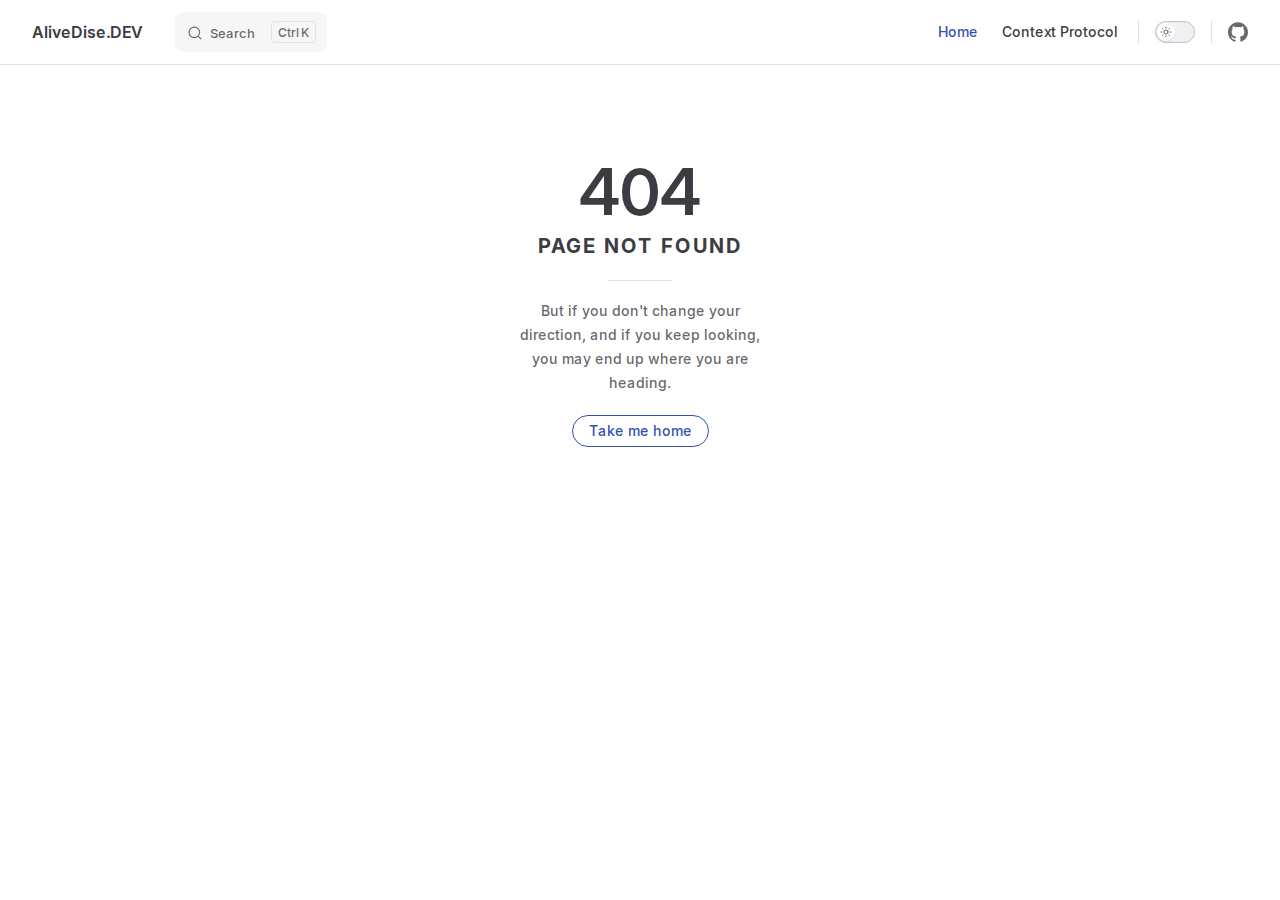
<file: plans/2026-02-10-hadlc-draggable-windows-design.html>
<!DOCTYPE html>
<html lang="en-US" dir="ltr">
  <head>
    <meta charset="utf-8">
    <meta name="viewport" content="width=device-width,initial-scale=1">
    <title>HADLC Demo: Draggable Windows | AliveDise.DEV</title>
    <meta name="description" content="Coding, Alive">
    <meta name="generator" content="VitePress v1.5.0">
    <link rel="preload stylesheet" href="/assets/style.f7qqDp7N.css" as="style">
    <link rel="preload stylesheet" href="/vp-icons.css" as="style">
    
    <script type="module" src="/assets/app.CmJlPAmb.js"></script>
    <link rel="preload" href="/assets/inter-roman-latin.Di8DUHzh.woff2" as="font" type="font/woff2" crossorigin="">
    <link rel="modulepreload" href="/assets/chunks/framework.CKjLqgBu.js">
    <link rel="modulepreload" href="/assets/chunks/theme.CnpiNE0H.js">
    <link rel="modulepreload" href="/assets/chunks/virtual_mermaid-config.DDnGl6nM.js">
    <link rel="modulepreload" href="/assets/plans_2026-02-10-hadlc-draggable-windows-design.md.NoY-j4_R.lean.js">
    <script id="check-dark-mode">(()=>{const e=localStorage.getItem("vitepress-theme-appearance")||"auto",a=window.matchMedia("(prefers-color-scheme: dark)").matches;(!e||e==="auto"?a:e==="dark")&&document.documentElement.classList.add("dark")})();</script>
    <script id="check-mac-os">document.documentElement.classList.toggle("mac",/Mac|iPhone|iPod|iPad/i.test(navigator.platform));</script>
    <link rel="manifest" href="/manifest.webmanifest">
    <script id="vite-plugin-pwa:register-sw" src="/registerSW.js"></script>
  </head>
  <body>
    <div id="app"><div class="Layout" data-v-7e6dba2e><!--[--><!--]--><!--[--><span tabindex="-1" data-v-8c539837></span><a href="#VPContent" class="VPSkipLink visually-hidden" data-v-8c539837> Skip to content </a><!--]--><!----><header class="VPNav" data-v-7e6dba2e data-v-51cd7e26><div class="VPNavBar" data-v-51cd7e26 data-v-093d99ec><div class="wrapper" data-v-093d99ec><div class="container" data-v-093d99ec><div class="title" data-v-093d99ec><div class="VPNavBarTitle has-sidebar" data-v-093d99ec data-v-43938586><a class="title" href="/" data-v-43938586><!--[--><!--]--><!----><span data-v-43938586>AliveDise.DEV</span><!--[--><!--]--></a></div></div><div class="content" data-v-093d99ec><div class="content-body" data-v-093d99ec><!--[--><!--]--><div class="VPNavBarSearch search" data-v-093d99ec><!--[--><!----><div id="local-search"><button type="button" class="DocSearch DocSearch-Button" aria-label="Search"><span class="DocSearch-Button-Container"><span class="vp-icon DocSearch-Search-Icon"></span><span class="DocSearch-Button-Placeholder">Search</span></span><span class="DocSearch-Button-Keys"><kbd class="DocSearch-Button-Key"></kbd><kbd class="DocSearch-Button-Key">K</kbd></span></button></div><!--]--></div><nav aria-labelledby="main-nav-aria-label" class="VPNavBarMenu menu" data-v-093d99ec data-v-2f6407da><span id="main-nav-aria-label" class="visually-hidden" data-v-2f6407da> Main Navigation </span><!--[--><!--[--><a class="VPLink link VPNavBarMenuLink" href="/" tabindex="0" data-v-2f6407da data-v-9b4db7b1><!--[--><span data-v-9b4db7b1>Home</span><!--]--></a><!--]--><!--[--><a class="VPLink link VPNavBarMenuLink" href="/context-protocol" tabindex="0" data-v-2f6407da data-v-9b4db7b1><!--[--><span data-v-9b4db7b1>Context Protocol</span><!--]--></a><!--]--><!--]--></nav><!----><div class="VPNavBarAppearance appearance" data-v-093d99ec data-v-ea4eeffd><button class="VPSwitch VPSwitchAppearance" type="button" role="switch" title aria-checked="false" data-v-ea4eeffd data-v-e9143656 data-v-7ea3f26a><span class="check" data-v-7ea3f26a><span class="icon" data-v-7ea3f26a><!--[--><span class="vpi-sun sun" data-v-e9143656></span><span class="vpi-moon moon" data-v-e9143656></span><!--]--></span></span></button></div><div class="VPSocialLinks VPNavBarSocialLinks social-links" data-v-093d99ec data-v-c14e3417 data-v-a2e6cf08><!--[--><a class="VPSocialLink no-icon" href="https://github.com/alivedise" aria-label="github" target="_blank" rel="noopener" data-v-a2e6cf08 data-v-26db4279><span class="vpi-social-github"></span></a><!--]--></div><div class="VPFlyout VPNavBarExtra extra" data-v-093d99ec data-v-0a7057c5 data-v-f7efc769><button type="button" class="button" aria-haspopup="true" aria-expanded="false" aria-label="extra navigation" data-v-f7efc769><span class="vpi-more-horizontal icon" data-v-f7efc769></span></button><div class="menu" data-v-f7efc769><div class="VPMenu" data-v-f7efc769 data-v-fa1e1375><!----><!--[--><!--[--><!----><div class="group" data-v-0a7057c5><div class="item appearance" data-v-0a7057c5><p class="label" data-v-0a7057c5>Appearance</p><div class="appearance-action" data-v-0a7057c5><button class="VPSwitch VPSwitchAppearance" type="button" role="switch" title aria-checked="false" data-v-0a7057c5 data-v-e9143656 data-v-7ea3f26a><span class="check" data-v-7ea3f26a><span class="icon" data-v-7ea3f26a><!--[--><span class="vpi-sun sun" data-v-e9143656></span><span class="vpi-moon moon" data-v-e9143656></span><!--]--></span></span></button></div></div></div><div class="group" data-v-0a7057c5><div class="item social-links" data-v-0a7057c5><div class="VPSocialLinks social-links-list" data-v-0a7057c5 data-v-a2e6cf08><!--[--><a class="VPSocialLink no-icon" href="https://github.com/alivedise" aria-label="github" target="_blank" rel="noopener" data-v-a2e6cf08 data-v-26db4279><span class="vpi-social-github"></span></a><!--]--></div></div></div><!--]--><!--]--></div></div></div><!--[--><!--]--><button type="button" class="VPNavBarHamburger hamburger" aria-label="mobile navigation" aria-expanded="false" aria-controls="VPNavScreen" data-v-093d99ec data-v-50fb1dc9><span class="container" data-v-50fb1dc9><span class="top" data-v-50fb1dc9></span><span class="middle" data-v-50fb1dc9></span><span class="bottom" data-v-50fb1dc9></span></span></button></div></div></div></div><div class="divider" data-v-093d99ec><div class="divider-line" data-v-093d99ec></div></div></div><!----></header><div class="VPLocalNav has-sidebar empty" data-v-7e6dba2e data-v-6aae2d24><div class="container" data-v-6aae2d24><button class="menu" aria-expanded="false" aria-controls="VPSidebarNav" data-v-6aae2d24><span class="vpi-align-left menu-icon" data-v-6aae2d24></span><span class="menu-text" data-v-6aae2d24>Menu</span></button><div class="VPLocalNavOutlineDropdown" style="--vp-vh:0px;" data-v-6aae2d24 data-v-6cd5d8cd><button data-v-6cd5d8cd>Return to top</button><!----></div></div></div><aside class="VPSidebar" data-v-7e6dba2e data-v-4eb14c29><div class="curtain" data-v-4eb14c29></div><nav class="nav" id="VPSidebarNav" aria-labelledby="sidebar-aria-label" tabindex="-1" data-v-4eb14c29><span class="visually-hidden" id="sidebar-aria-label" data-v-4eb14c29> Sidebar Navigation </span><!--[--><!--]--><!--[--><div class="no-transition group" data-v-3426069f><section class="VPSidebarItem level-0" data-v-3426069f data-v-479fcb4a><div class="item" role="button" tabindex="0" data-v-479fcb4a><div class="indicator" data-v-479fcb4a></div><h2 class="text" data-v-479fcb4a>Web</h2><!----></div><div class="items" data-v-479fcb4a><!--[--><div class="VPSidebarItem level-1 is-link" data-v-479fcb4a data-v-479fcb4a><div class="item" data-v-479fcb4a><div class="indicator" data-v-479fcb4a></div><a class="VPLink link link" href="/context-protocol" data-v-479fcb4a><!--[--><p class="text" data-v-479fcb4a>Context Protocol</p><!--]--></a><!----></div><!----></div><!--]--></div></section></div><!--]--><!--[--><!--]--></nav></aside><div class="VPContent has-sidebar" id="VPContent" data-v-7e6dba2e data-v-83b72dfe><div class="VPDoc has-sidebar has-aside" data-v-83b72dfe data-v-35619090><!--[--><!--]--><div class="container" data-v-35619090><div class="aside" data-v-35619090><div class="aside-curtain" data-v-35619090></div><div class="aside-container" data-v-35619090><div class="aside-content" data-v-35619090><div class="VPDocAside" data-v-35619090 data-v-b6a3e219><!--[--><!--]--><!--[--><!--]--><nav aria-labelledby="doc-outline-aria-label" class="VPDocAsideOutline" data-v-b6a3e219 data-v-9ccfd55d><div class="content" data-v-9ccfd55d><div class="outline-marker" data-v-9ccfd55d></div><div aria-level="2" class="outline-title" id="doc-outline-aria-label" role="heading" data-v-9ccfd55d>On this page</div><ul class="VPDocOutlineItem root" data-v-9ccfd55d data-v-1c12a0aa><!--[--><!--]--></ul></div></nav><!--[--><!--]--><div class="spacer" data-v-b6a3e219></div><!--[--><!--]--><!----><!--[--><!--]--><!--[--><!--]--></div></div></div></div><div class="content" data-v-35619090><div class="content-container" data-v-35619090><!--[--><!--]--><main class="main" data-v-35619090><div style="position:relative;" class="vp-doc _plans_2026-02-10-hadlc-draggable-windows-design" data-v-35619090><div><h1 id="hadlc-demo-draggable-windows" tabindex="-1">HADLC Demo: Draggable Windows <a class="header-anchor" href="#hadlc-demo-draggable-windows" aria-label="Permalink to &quot;HADLC Demo: Draggable Windows&quot;">​</a></h1><h2 id="problem" tabindex="-1">Problem <a class="header-anchor" href="#problem" aria-label="Permalink to &quot;Problem&quot;">​</a></h2><p>Two issues with the current HADLC demo window system:</p><ol><li><p><strong>Teams visibility bug</strong> -- The Teams window (right column) goes out of view after phase 2. The flex grid layout allows content with implicit minimum widths (e.g. <code>whitespace-pre</code> in VS Code, growing API docs in Browser) to squeeze the right column off-screen at certain viewport sizes.</p></li><li><p><strong>Visual realism</strong> -- The rigid 2-row flex grid doesn&#39;t look like a real macOS desktop. Real desktops have overlapping, freely-positioned windows.</p></li></ol><h2 id="solution" tabindex="-1">Solution <a class="header-anchor" href="#solution" aria-label="Permalink to &quot;Solution&quot;">​</a></h2><p>Replace the flex grid layout with absolutely-positioned, draggable, resizable windows. This fixes both issues: absolute positioning means windows can never push each other off-screen, and free positioning looks like a real desktop.</p><h2 id="design-decisions" tabindex="-1">Design Decisions <a class="header-anchor" href="#design-decisions" aria-label="Permalink to &quot;Design Decisions&quot;">​</a></h2><ul><li><strong>Static positions, content-only steps</strong> -- The step engine only changes window content, not positions. Users can manually drag/resize windows during the presentation.</li><li><strong>Active window auto-raises</strong> -- When the step engine changes <code>activeWindow</code>, that window&#39;s z-index is bumped to bring it to front.</li><li><strong>Percentage-based coordinates</strong> -- All positions and sizes are expressed as percentages of the desktop container, so the layout scales across viewport sizes.</li></ul><h2 id="architecture" tabindex="-1">Architecture <a class="header-anchor" href="#architecture" aria-label="Permalink to &quot;Architecture&quot;">​</a></h2><h3 id="new-usewindowmanager-ts-composable" tabindex="-1">New: <code>useWindowManager.ts</code> composable <a class="header-anchor" href="#new-usewindowmanager-ts-composable" aria-label="Permalink to &quot;New: `useWindowManager.ts` composable&quot;">​</a></h3><p>Manages reactive state for all 5 windows:</p><div class="language-ts vp-adaptive-theme"><button title="Copy Code" class="copy"></button><span class="lang">ts</span><pre class="shiki shiki-themes github-light github-dark vp-code" tabindex="0"><code><span class="line"><span style="--shiki-light:#D73A49;--shiki-dark:#F97583;">interface</span><span style="--shiki-light:#6F42C1;--shiki-dark:#B392F0;"> WindowGeometry</span><span style="--shiki-light:#24292E;--shiki-dark:#E1E4E8;"> {</span></span>
<span class="line"><span style="--shiki-light:#E36209;--shiki-dark:#FFAB70;">  x</span><span style="--shiki-light:#D73A49;--shiki-dark:#F97583;">:</span><span style="--shiki-light:#005CC5;--shiki-dark:#79B8FF;"> number</span><span style="--shiki-light:#6A737D;--shiki-dark:#6A737D;">   // % from left</span></span>
<span class="line"><span style="--shiki-light:#E36209;--shiki-dark:#FFAB70;">  y</span><span style="--shiki-light:#D73A49;--shiki-dark:#F97583;">:</span><span style="--shiki-light:#005CC5;--shiki-dark:#79B8FF;"> number</span><span style="--shiki-light:#6A737D;--shiki-dark:#6A737D;">   // % from top</span></span>
<span class="line"><span style="--shiki-light:#E36209;--shiki-dark:#FFAB70;">  w</span><span style="--shiki-light:#D73A49;--shiki-dark:#F97583;">:</span><span style="--shiki-light:#005CC5;--shiki-dark:#79B8FF;"> number</span><span style="--shiki-light:#6A737D;--shiki-dark:#6A737D;">   // % width</span></span>
<span class="line"><span style="--shiki-light:#E36209;--shiki-dark:#FFAB70;">  h</span><span style="--shiki-light:#D73A49;--shiki-dark:#F97583;">:</span><span style="--shiki-light:#005CC5;--shiki-dark:#79B8FF;"> number</span><span style="--shiki-light:#6A737D;--shiki-dark:#6A737D;">   // % height</span></span>
<span class="line"><span style="--shiki-light:#E36209;--shiki-dark:#FFAB70;">  zIndex</span><span style="--shiki-light:#D73A49;--shiki-dark:#F97583;">:</span><span style="--shiki-light:#005CC5;--shiki-dark:#79B8FF;"> number</span></span>
<span class="line"><span style="--shiki-light:#24292E;--shiki-dark:#E1E4E8;">}</span></span></code></pre></div><p>Initial positions (matching real desktop screenshot):</p><table tabindex="0"><thead><tr><th>Window</th><th>x</th><th>y</th><th>w</th><th>h</th></tr></thead><tbody><tr><td>browser</td><td>1</td><td>1</td><td>33</td><td>48</td></tr><tr><td>claude</td><td>35</td><td>1</td><td>33</td><td>48</td></tr><tr><td>vscode</td><td>1</td><td>51</td><td>42</td><td>48</td></tr><tr><td>finder</td><td>44</td><td>51</td><td>24</td><td>48</td></tr><tr><td>teams</td><td>69</td><td>1</td><td>30</td><td>98</td></tr></tbody></table><p>Three functions:</p><ul><li><code>startDrag(windowId, pointerEvent)</code> -- Title bar drag. Converts pixel deltas to percentage offsets. Clamps to keep at least 50px visible.</li><li><code>startResize(windowId, edge, pointerEvent)</code> -- Edge/corner resize. Enforces minimum 15% width, 15% height.</li><li><code>bringToFront(windowId)</code> -- Increments global z-counter and assigns to window.</li></ul><p>Requires a template ref to the desktop container for pixel-to-percentage conversion.</p><h3 id="modified-window-vue" tabindex="-1">Modified: <code>Window.vue</code> <a class="header-anchor" href="#modified-window-vue" aria-label="Permalink to &quot;Modified: `Window.vue`&quot;">​</a></h3><p>New behaviors added to existing component:</p><ul><li><strong>Title bar drag</strong>: <code>@pointerdown</code> on title bar calls <code>startDrag</code>.</li><li><strong>Resize handles</strong>: 8 invisible hit zones (N, S, E, W, NE, NW, SE, SW) positioned absolutely around window edges. 6px wide on edges, 12x12px on corners. Transparent with appropriate cursor styles.</li><li><strong>Z-order on click</strong>: <code>@pointerdown</code> on entire window calls <code>bringToFront</code>.</li></ul><p>New props: <code>windowId</code>, <code>manager</code> (the window manager composable).</p><h3 id="modified-app-vue" tabindex="-1">Modified: <code>App.vue</code> <a class="header-anchor" href="#modified-app-vue" aria-label="Permalink to &quot;Modified: `App.vue`&quot;">​</a></h3><p>The nested flex grid is replaced with a flat list of absolutely-positioned windows inside a <code>position: relative</code> desktop container:</p><div class="language- vp-adaptive-theme"><button title="Copy Code" class="copy"></button><span class="lang"></span><pre class="shiki shiki-themes github-light github-dark vp-code" tabindex="0"><code><span class="line"><span>MenuBar (flex, top)</span></span>
<span class="line"><span>Desktop (flex-1, relative) &lt;-- windows live here as absolute children</span></span>
<span class="line"><span>Dock (flex, bottom)</span></span></code></pre></div><h3 id="modified-usestepengine-ts" tabindex="-1">Modified: <code>useStepEngine.ts</code> <a class="header-anchor" href="#modified-usestepengine-ts" aria-label="Permalink to &quot;Modified: `useStepEngine.ts`&quot;">​</a></h3><p>When <code>activeWindow</code> changes, calls <code>windowManager.bringToFront(windowId)</code> to auto-raise the relevant window.</p><h3 id="unchanged" tabindex="-1">Unchanged <a class="header-anchor" href="#unchanged" aria-label="Permalink to &quot;Unchanged&quot;">​</a></h3><ul><li>All app components (TeamsApp, BrowserApp, VscodeApp, ClaudeCodeApp, FinderApp) -- no changes needed</li><li>MenuBar, Dock -- stay in flex flow above/below the desktop</li><li>Scenario data -- no new fields needed</li><li>Style/animations -- glow animation and message animations stay as-is</li></ul><h2 id="implementation-order" tabindex="-1">Implementation Order <a class="header-anchor" href="#implementation-order" aria-label="Permalink to &quot;Implementation Order&quot;">​</a></h2><ol><li>Create <code>useWindowManager.ts</code> composable</li><li>Update <code>Window.vue</code> with drag, resize, and z-order behaviors</li><li>Update <code>App.vue</code> to use absolute positioning with window manager</li><li>Wire <code>useStepEngine.ts</code> to call <code>bringToFront</code> on active window change</li><li>Test at multiple viewport sizes to verify Teams stays visible</li></ol></div></div></main><footer class="VPDocFooter" data-v-35619090 data-v-838a3d10><!--[--><!--]--><!----><nav class="prev-next" aria-labelledby="doc-footer-aria-label" data-v-838a3d10><span class="visually-hidden" id="doc-footer-aria-label" data-v-838a3d10>Pager</span><div class="pager" data-v-838a3d10><!----></div><div class="pager" data-v-838a3d10><a class="VPLink link pager-link next" href="/context-protocol" data-v-838a3d10><!--[--><span class="desc" data-v-838a3d10>Next page</span><span class="title" data-v-838a3d10>Context Protocol</span><!--]--></a></div></nav></footer><!--[--><!--]--></div></div></div><!--[--><!--]--></div></div><!----><!--[--><!--]--></div></div>
    <script>window.__VP_HASH_MAP__=JSON.parse("{\"ai-coding-adoption-playbook.md\":\"CQmMz--t\",\"ai-coding-adoption-playbook.zh-tw.md\":\"aNJ4zAPy\",\"context-protocol.md\":\"B3FujnG7\",\"index.md\":\"CJQCcinx\",\"javascript-signals-guide.md\":\"Bs3zqTFE\",\"plans_2026-02-09-agentic-dev-experience-sharing-agenda-summary.md\":\"CQv1Yw6A\",\"plans_2026-02-09-agentic-dev-experience-sharing-agenda.md\":\"xNqS-le3\",\"plans_2026-02-10-hadlc-demo-design.md\":\"B7_ML_Ad\",\"plans_2026-02-10-hadlc-draggable-windows-design.md\":\"NoY-j4_R\",\"plans_2026-02-17-grimoire-backend-learning-design.md\":\"BN6PY6H3\",\"plans_2026-02-17-grimoire-implementation-plan.md\":\"dfqNa1Gk\",\"plans_2026-03-04-interview-presentation-design.md\":\"BfDmY6sV\",\"plans_2026-03-04-interview-presentation-plan.md\":\"BmBN8Epn\",\"plans_2026-03-17-kiro-refactor-streaming-plan.md\":\"BJKJgmLO\",\"superpowers_plans_2026-03-29-worldsim-m1-world-exists.md\":\"DDu0bkNn\",\"superpowers_plans_2026-03-29-worldsim-m2-agents-walk.md\":\"BEoYivpc\",\"superpowers_plans_2026-03-29-worldsim-m3-agents-think.md\":\"BjW3bEdr\",\"superpowers_plans_2026-03-29-worldsim-m4-agents-remember.md\":\"CZBEMWZt\",\"superpowers_plans_2026-03-29-worldsim-m5-crafting-skills.md\":\"Bc_HVLxo\",\"superpowers_plans_2026-03-29-worldsim-m6-agents-trade.md\":\"U9i7Gs2p\",\"superpowers_plans_2026-03-29-worldsim-m6.5-observable-dashboard.md\":\"B53XfkYj\",\"superpowers_specs_2026-03-28-worldsim-design.md\":\"AL7MkqBV\"}");window.__VP_SITE_DATA__=JSON.parse("{\"lang\":\"en-US\",\"dir\":\"ltr\",\"title\":\"AliveDise.DEV\",\"description\":\"Coding, Alive\",\"base\":\"/\",\"head\":[],\"router\":{\"prefetchLinks\":true},\"appearance\":true,\"themeConfig\":{\"nav\":[{\"text\":\"Home\",\"link\":\"/\"},{\"text\":\"Context Protocol\",\"link\":\"/context-protocol\"}],\"sidebar\":[{\"text\":\"Web\",\"items\":[{\"text\":\"Context Protocol\",\"link\":\"/context-protocol\"}]}],\"socialLinks\":[{\"icon\":\"github\",\"link\":\"https://github.com/alivedise\"}],\"search\":{\"provider\":\"local\"}},\"locales\":{},\"scrollOffset\":134,\"cleanUrls\":true}");</script>
    
  </body>
</html>
</file>
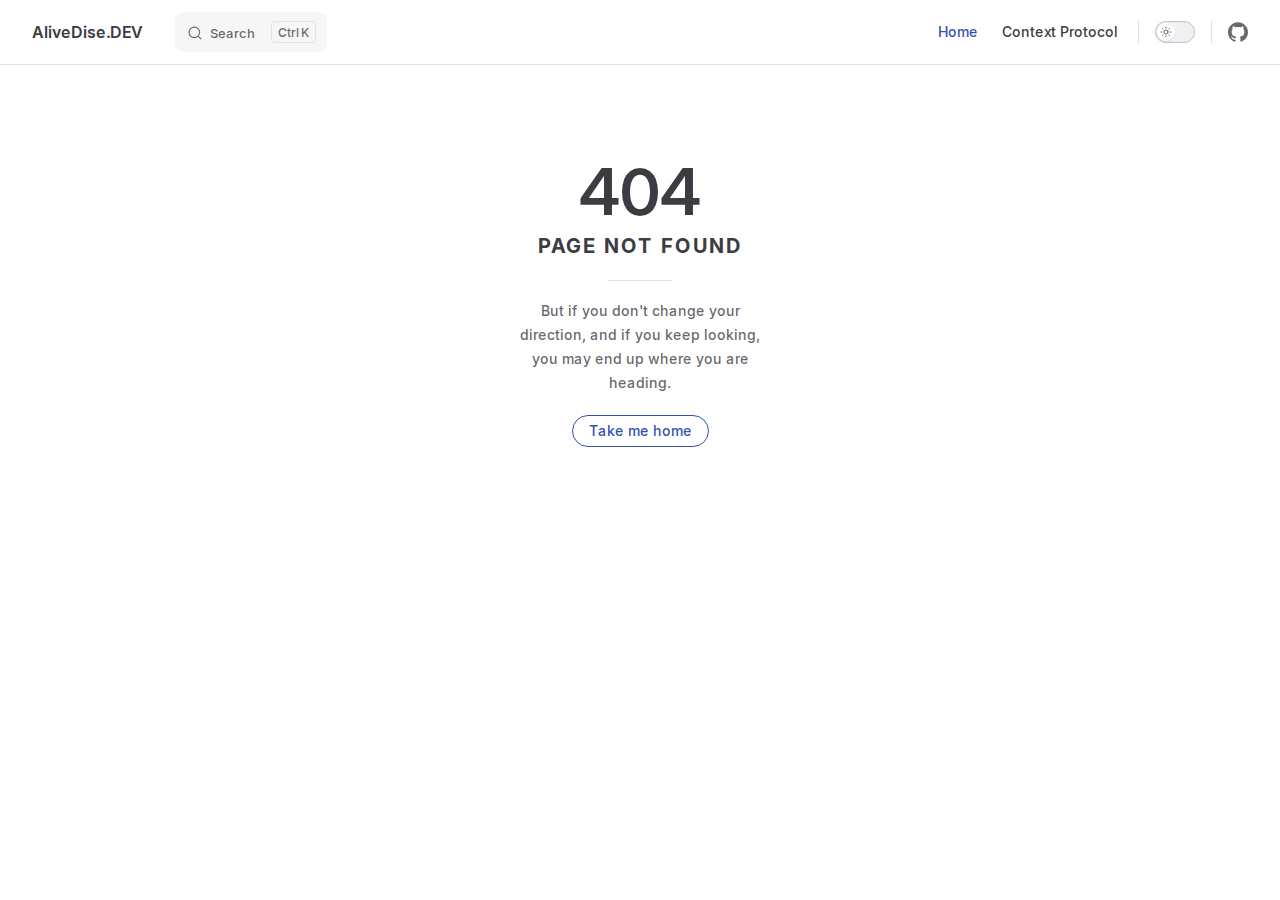
<file: plans/2026-02-17-grimoire-backend-learning-design.html>
<!DOCTYPE html>
<html lang="en-US" dir="ltr">
  <head>
    <meta charset="utf-8">
    <meta name="viewport" content="width=device-width,initial-scale=1">
    <title>Grimoire: MMO-lite World Server in Go | AliveDise.DEV</title>
    <meta name="description" content="Coding, Alive">
    <meta name="generator" content="VitePress v1.5.0">
    <link rel="preload stylesheet" href="/assets/style.f7qqDp7N.css" as="style">
    <link rel="preload stylesheet" href="/vp-icons.css" as="style">
    
    <script type="module" src="/assets/app.CmJlPAmb.js"></script>
    <link rel="preload" href="/assets/inter-roman-latin.Di8DUHzh.woff2" as="font" type="font/woff2" crossorigin="">
    <link rel="modulepreload" href="/assets/chunks/framework.CKjLqgBu.js">
    <link rel="modulepreload" href="/assets/chunks/theme.CnpiNE0H.js">
    <link rel="modulepreload" href="/assets/chunks/virtual_mermaid-config.DDnGl6nM.js">
    <link rel="modulepreload" href="/assets/plans_2026-02-17-grimoire-backend-learning-design.md.BN6PY6H3.lean.js">
    <script id="check-dark-mode">(()=>{const e=localStorage.getItem("vitepress-theme-appearance")||"auto",a=window.matchMedia("(prefers-color-scheme: dark)").matches;(!e||e==="auto"?a:e==="dark")&&document.documentElement.classList.add("dark")})();</script>
    <script id="check-mac-os">document.documentElement.classList.toggle("mac",/Mac|iPhone|iPod|iPad/i.test(navigator.platform));</script>
    <link rel="manifest" href="/manifest.webmanifest">
    <script id="vite-plugin-pwa:register-sw" src="/registerSW.js"></script>
  </head>
  <body>
    <div id="app"><div class="Layout" data-v-7e6dba2e><!--[--><!--]--><!--[--><span tabindex="-1" data-v-8c539837></span><a href="#VPContent" class="VPSkipLink visually-hidden" data-v-8c539837> Skip to content </a><!--]--><!----><header class="VPNav" data-v-7e6dba2e data-v-51cd7e26><div class="VPNavBar" data-v-51cd7e26 data-v-093d99ec><div class="wrapper" data-v-093d99ec><div class="container" data-v-093d99ec><div class="title" data-v-093d99ec><div class="VPNavBarTitle has-sidebar" data-v-093d99ec data-v-43938586><a class="title" href="/" data-v-43938586><!--[--><!--]--><!----><span data-v-43938586>AliveDise.DEV</span><!--[--><!--]--></a></div></div><div class="content" data-v-093d99ec><div class="content-body" data-v-093d99ec><!--[--><!--]--><div class="VPNavBarSearch search" data-v-093d99ec><!--[--><!----><div id="local-search"><button type="button" class="DocSearch DocSearch-Button" aria-label="Search"><span class="DocSearch-Button-Container"><span class="vp-icon DocSearch-Search-Icon"></span><span class="DocSearch-Button-Placeholder">Search</span></span><span class="DocSearch-Button-Keys"><kbd class="DocSearch-Button-Key"></kbd><kbd class="DocSearch-Button-Key">K</kbd></span></button></div><!--]--></div><nav aria-labelledby="main-nav-aria-label" class="VPNavBarMenu menu" data-v-093d99ec data-v-2f6407da><span id="main-nav-aria-label" class="visually-hidden" data-v-2f6407da> Main Navigation </span><!--[--><!--[--><a class="VPLink link VPNavBarMenuLink" href="/" tabindex="0" data-v-2f6407da data-v-9b4db7b1><!--[--><span data-v-9b4db7b1>Home</span><!--]--></a><!--]--><!--[--><a class="VPLink link VPNavBarMenuLink" href="/context-protocol" tabindex="0" data-v-2f6407da data-v-9b4db7b1><!--[--><span data-v-9b4db7b1>Context Protocol</span><!--]--></a><!--]--><!--]--></nav><!----><div class="VPNavBarAppearance appearance" data-v-093d99ec data-v-ea4eeffd><button class="VPSwitch VPSwitchAppearance" type="button" role="switch" title aria-checked="false" data-v-ea4eeffd data-v-e9143656 data-v-7ea3f26a><span class="check" data-v-7ea3f26a><span class="icon" data-v-7ea3f26a><!--[--><span class="vpi-sun sun" data-v-e9143656></span><span class="vpi-moon moon" data-v-e9143656></span><!--]--></span></span></button></div><div class="VPSocialLinks VPNavBarSocialLinks social-links" data-v-093d99ec data-v-c14e3417 data-v-a2e6cf08><!--[--><a class="VPSocialLink no-icon" href="https://github.com/alivedise" aria-label="github" target="_blank" rel="noopener" data-v-a2e6cf08 data-v-26db4279><span class="vpi-social-github"></span></a><!--]--></div><div class="VPFlyout VPNavBarExtra extra" data-v-093d99ec data-v-0a7057c5 data-v-f7efc769><button type="button" class="button" aria-haspopup="true" aria-expanded="false" aria-label="extra navigation" data-v-f7efc769><span class="vpi-more-horizontal icon" data-v-f7efc769></span></button><div class="menu" data-v-f7efc769><div class="VPMenu" data-v-f7efc769 data-v-fa1e1375><!----><!--[--><!--[--><!----><div class="group" data-v-0a7057c5><div class="item appearance" data-v-0a7057c5><p class="label" data-v-0a7057c5>Appearance</p><div class="appearance-action" data-v-0a7057c5><button class="VPSwitch VPSwitchAppearance" type="button" role="switch" title aria-checked="false" data-v-0a7057c5 data-v-e9143656 data-v-7ea3f26a><span class="check" data-v-7ea3f26a><span class="icon" data-v-7ea3f26a><!--[--><span class="vpi-sun sun" data-v-e9143656></span><span class="vpi-moon moon" data-v-e9143656></span><!--]--></span></span></button></div></div></div><div class="group" data-v-0a7057c5><div class="item social-links" data-v-0a7057c5><div class="VPSocialLinks social-links-list" data-v-0a7057c5 data-v-a2e6cf08><!--[--><a class="VPSocialLink no-icon" href="https://github.com/alivedise" aria-label="github" target="_blank" rel="noopener" data-v-a2e6cf08 data-v-26db4279><span class="vpi-social-github"></span></a><!--]--></div></div></div><!--]--><!--]--></div></div></div><!--[--><!--]--><button type="button" class="VPNavBarHamburger hamburger" aria-label="mobile navigation" aria-expanded="false" aria-controls="VPNavScreen" data-v-093d99ec data-v-50fb1dc9><span class="container" data-v-50fb1dc9><span class="top" data-v-50fb1dc9></span><span class="middle" data-v-50fb1dc9></span><span class="bottom" data-v-50fb1dc9></span></span></button></div></div></div></div><div class="divider" data-v-093d99ec><div class="divider-line" data-v-093d99ec></div></div></div><!----></header><div class="VPLocalNav has-sidebar empty" data-v-7e6dba2e data-v-6aae2d24><div class="container" data-v-6aae2d24><button class="menu" aria-expanded="false" aria-controls="VPSidebarNav" data-v-6aae2d24><span class="vpi-align-left menu-icon" data-v-6aae2d24></span><span class="menu-text" data-v-6aae2d24>Menu</span></button><div class="VPLocalNavOutlineDropdown" style="--vp-vh:0px;" data-v-6aae2d24 data-v-6cd5d8cd><button data-v-6cd5d8cd>Return to top</button><!----></div></div></div><aside class="VPSidebar" data-v-7e6dba2e data-v-4eb14c29><div class="curtain" data-v-4eb14c29></div><nav class="nav" id="VPSidebarNav" aria-labelledby="sidebar-aria-label" tabindex="-1" data-v-4eb14c29><span class="visually-hidden" id="sidebar-aria-label" data-v-4eb14c29> Sidebar Navigation </span><!--[--><!--]--><!--[--><div class="no-transition group" data-v-3426069f><section class="VPSidebarItem level-0" data-v-3426069f data-v-479fcb4a><div class="item" role="button" tabindex="0" data-v-479fcb4a><div class="indicator" data-v-479fcb4a></div><h2 class="text" data-v-479fcb4a>Web</h2><!----></div><div class="items" data-v-479fcb4a><!--[--><div class="VPSidebarItem level-1 is-link" data-v-479fcb4a data-v-479fcb4a><div class="item" data-v-479fcb4a><div class="indicator" data-v-479fcb4a></div><a class="VPLink link link" href="/context-protocol" data-v-479fcb4a><!--[--><p class="text" data-v-479fcb4a>Context Protocol</p><!--]--></a><!----></div><!----></div><!--]--></div></section></div><!--]--><!--[--><!--]--></nav></aside><div class="VPContent has-sidebar" id="VPContent" data-v-7e6dba2e data-v-83b72dfe><div class="VPDoc has-sidebar has-aside" data-v-83b72dfe data-v-35619090><!--[--><!--]--><div class="container" data-v-35619090><div class="aside" data-v-35619090><div class="aside-curtain" data-v-35619090></div><div class="aside-container" data-v-35619090><div class="aside-content" data-v-35619090><div class="VPDocAside" data-v-35619090 data-v-b6a3e219><!--[--><!--]--><!--[--><!--]--><nav aria-labelledby="doc-outline-aria-label" class="VPDocAsideOutline" data-v-b6a3e219 data-v-9ccfd55d><div class="content" data-v-9ccfd55d><div class="outline-marker" data-v-9ccfd55d></div><div aria-level="2" class="outline-title" id="doc-outline-aria-label" role="heading" data-v-9ccfd55d>On this page</div><ul class="VPDocOutlineItem root" data-v-9ccfd55d data-v-1c12a0aa><!--[--><!--]--></ul></div></nav><!--[--><!--]--><div class="spacer" data-v-b6a3e219></div><!--[--><!--]--><!----><!--[--><!--]--><!--[--><!--]--></div></div></div></div><div class="content" data-v-35619090><div class="content-container" data-v-35619090><!--[--><!--]--><main class="main" data-v-35619090><div style="position:relative;" class="vp-doc _plans_2026-02-17-grimoire-backend-learning-design" data-v-35619090><div><h1 id="grimoire-mmo-lite-world-server-in-go" tabindex="-1">Grimoire: MMO-lite World Server in Go <a class="header-anchor" href="#grimoire-mmo-lite-world-server-in-go" aria-label="Permalink to &quot;Grimoire: MMO-lite World Server in Go&quot;">​</a></h1><p><strong>Date:</strong> 2026-02-17 <strong>Purpose:</strong> Side project to comprehensively learn backend development <strong>Language:</strong> Go (minimal dependencies, build from scratch) <strong>Approach:</strong> Monolith with clean internal boundaries, extract services later</p><h2 id="core-concept" tabindex="-1">Core Concept <a class="header-anchor" href="#core-concept" aria-label="Permalink to &quot;Core Concept&quot;">​</a></h2><p>A 2D persistent world server where multiple players connect via WebSocket, move through zones, see each other in real-time, interact with NPCs, and have persistent inventories/progress. A simple browser-based canvas client exercises the backend.</p><h3 id="backend-concepts-covered" tabindex="-1">Backend Concepts Covered <a class="header-anchor" href="#backend-concepts-covered" aria-label="Permalink to &quot;Backend Concepts Covered&quot;">​</a></h3><table tabindex="0"><thead><tr><th>Concept</th><th>How Grimoire Exercises It</th></tr></thead><tbody><tr><td>Networking &amp; protocols</td><td>Custom WebSocket protocol, binary message format, connection lifecycle</td></tr><tr><td>Concurrency</td><td>Goroutines per connection, tick-based game loop, fan-out/fan-in</td></tr><tr><td>Database design</td><td>Player state, inventory, world config, spatial queries, migrations</td></tr><tr><td>Caching</td><td>Zone state in memory, player session cache, hot-path optimization</td></tr><tr><td>Auth &amp; security</td><td>JWT tokens, session management, rate limiting, input validation</td></tr><tr><td>Message queues</td><td>Cross-zone events, chat, async job processing</td></tr><tr><td>Observability</td><td>Structured logging, Prometheus metrics, distributed tracing</td></tr><tr><td>Infrastructure</td><td>Docker, compose for local dev, CI/CD pipeline, load testing</td></tr><tr><td>Spatial data</td><td>Zone-based partitioning, AOI filtering, spatial indexing</td></tr><tr><td>State machines</td><td>Player states, NPC behavior, combat/interaction flows</td></tr></tbody></table><h2 id="architecture" tabindex="-1">Architecture <a class="header-anchor" href="#architecture" aria-label="Permalink to &quot;Architecture&quot;">​</a></h2><p>Single binary, clean internal package boundaries that mirror future service boundaries.</p><div class="language- vp-adaptive-theme"><button title="Copy Code" class="copy"></button><span class="lang"></span><pre class="shiki shiki-themes github-light github-dark vp-code" tabindex="0"><code><span class="line"><span>grimoire/</span></span>
<span class="line"><span>├── cmd/</span></span>
<span class="line"><span>│   └── grimoire/          # main.go -- wires everything together</span></span>
<span class="line"><span>├── internal/</span></span>
<span class="line"><span>│   ├── server/            # WebSocket listener, connection manager</span></span>
<span class="line"><span>│   ├── protocol/          # Message encoding/decoding (binary format)</span></span>
<span class="line"><span>│   ├── auth/              # JWT, session, rate limiting</span></span>
<span class="line"><span>│   ├── world/             # Zone manager, spatial indexing, tick loop</span></span>
<span class="line"><span>│   ├── entity/            # Players, NPCs, items -- shared entity model</span></span>
<span class="line"><span>│   ├── player/            # Player state machine, input handling</span></span>
<span class="line"><span>│   ├── npc/               # NPC behavior trees, AI tick</span></span>
<span class="line"><span>│   ├── inventory/         # Item storage, trades, loot</span></span>
<span class="line"><span>│   ├── chat/              # Zone chat, whispers, channels</span></span>
<span class="line"><span>│   ├── persistence/       # PostgreSQL repositories, migrations</span></span>
<span class="line"><span>│   ├── cache/             # In-memory caching layer</span></span>
<span class="line"><span>│   ├── events/            # Internal event bus (in-process first, NATS later)</span></span>
<span class="line"><span>│   └── observability/     # Logging, metrics, tracing setup</span></span>
<span class="line"><span>├── pkg/</span></span>
<span class="line"><span>│   └── mathutil/          # Shared math (vector2d, AABB, distance)</span></span>
<span class="line"><span>├── migrations/            # SQL migration files</span></span>
<span class="line"><span>├── configs/               # Zone definitions, NPC templates, game tuning</span></span>
<span class="line"><span>├── deployments/           # Dockerfile, docker-compose, k8s manifests</span></span>
<span class="line"><span>├── scripts/               # Load testing, seed data, dev utilities</span></span>
<span class="line"><span>└── test/                  # Integration tests, test fixtures</span></span></code></pre></div><h3 id="key-architectural-decisions" tabindex="-1">Key Architectural Decisions <a class="header-anchor" href="#key-architectural-decisions" aria-label="Permalink to &quot;Key Architectural Decisions&quot;">​</a></h3><ul><li><strong>Event bus as backbone.</strong> Components communicate through an internal event bus. Decouples packages and makes future microservice extraction natural (swap in-process bus for NATS).</li><li><strong>Tick-based game loop.</strong> Fixed-rate tick (20 ticks/sec). Each tick: process inputs, update NPC AI, resolve interactions, broadcast state changes.</li><li><strong>Zone-based world partitioning.</strong> Each zone runs its own goroutine with its own tick loop. Cross-zone player handoff teaches sharding concepts.</li><li><strong>Repository pattern for persistence.</strong> All DB access through interfaces. Testable with in-memory implementations.</li></ul><h2 id="data-model" tabindex="-1">Data Model <a class="header-anchor" href="#data-model" aria-label="Permalink to &quot;Data Model&quot;">​</a></h2><h3 id="postgresql-tables" tabindex="-1">PostgreSQL Tables <a class="header-anchor" href="#postgresql-tables" aria-label="Permalink to &quot;PostgreSQL Tables&quot;">​</a></h3><div class="language-sql vp-adaptive-theme"><button title="Copy Code" class="copy"></button><span class="lang">sql</span><pre class="shiki shiki-themes github-light github-dark vp-code" tabindex="0"><code><span class="line"><span style="--shiki-light:#24292E;--shiki-dark:#E1E4E8;">players</span></span>
<span class="line"><span style="--shiki-light:#24292E;--shiki-dark:#E1E4E8;">  id UUID </span><span style="--shiki-light:#D73A49;--shiki-dark:#F97583;">PRIMARY KEY</span><span style="--shiki-light:#24292E;--shiki-dark:#E1E4E8;">, username </span><span style="--shiki-light:#D73A49;--shiki-dark:#F97583;">VARCHAR</span><span style="--shiki-light:#24292E;--shiki-dark:#E1E4E8;">(</span><span style="--shiki-light:#005CC5;--shiki-dark:#79B8FF;">32</span><span style="--shiki-light:#24292E;--shiki-dark:#E1E4E8;">) </span><span style="--shiki-light:#D73A49;--shiki-dark:#F97583;">UNIQUE</span><span style="--shiki-light:#24292E;--shiki-dark:#E1E4E8;">,</span></span>
<span class="line"><span style="--shiki-light:#24292E;--shiki-dark:#E1E4E8;">  password_hash </span><span style="--shiki-light:#D73A49;--shiki-dark:#F97583;">BYTEA</span><span style="--shiki-light:#24292E;--shiki-dark:#E1E4E8;">, created_at </span><span style="--shiki-light:#D73A49;--shiki-dark:#F97583;">TIMESTAMPTZ</span><span style="--shiki-light:#24292E;--shiki-dark:#E1E4E8;">, last_login </span><span style="--shiki-light:#D73A49;--shiki-dark:#F97583;">TIMESTAMPTZ</span></span>
<span class="line"></span>
<span class="line"><span style="--shiki-light:#24292E;--shiki-dark:#E1E4E8;">player_states</span></span>
<span class="line"><span style="--shiki-light:#24292E;--shiki-dark:#E1E4E8;">  player_id UUID </span><span style="--shiki-light:#D73A49;--shiki-dark:#F97583;">REFERENCES</span><span style="--shiki-light:#24292E;--shiki-dark:#E1E4E8;"> players, zone_id </span><span style="--shiki-light:#D73A49;--shiki-dark:#F97583;">VARCHAR</span><span style="--shiki-light:#24292E;--shiki-dark:#E1E4E8;">(</span><span style="--shiki-light:#005CC5;--shiki-dark:#79B8FF;">64</span><span style="--shiki-light:#24292E;--shiki-dark:#E1E4E8;">),</span></span>
<span class="line"><span style="--shiki-light:#24292E;--shiki-dark:#E1E4E8;">  x </span><span style="--shiki-light:#D73A49;--shiki-dark:#F97583;">FLOAT</span><span style="--shiki-light:#24292E;--shiki-dark:#E1E4E8;">, y </span><span style="--shiki-light:#D73A49;--shiki-dark:#F97583;">FLOAT</span><span style="--shiki-light:#24292E;--shiki-dark:#E1E4E8;">, health </span><span style="--shiki-light:#D73A49;--shiki-dark:#F97583;">INT</span><span style="--shiki-light:#24292E;--shiki-dark:#E1E4E8;">, </span><span style="--shiki-light:#D73A49;--shiki-dark:#F97583;">level</span><span style="--shiki-light:#D73A49;--shiki-dark:#F97583;"> INT</span><span style="--shiki-light:#24292E;--shiki-dark:#E1E4E8;">, xp </span><span style="--shiki-light:#D73A49;--shiki-dark:#F97583;">BIGINT</span><span style="--shiki-light:#24292E;--shiki-dark:#E1E4E8;">, updated_at </span><span style="--shiki-light:#D73A49;--shiki-dark:#F97583;">TIMESTAMPTZ</span></span>
<span class="line"></span>
<span class="line"><span style="--shiki-light:#24292E;--shiki-dark:#E1E4E8;">inventory_items</span></span>
<span class="line"><span style="--shiki-light:#24292E;--shiki-dark:#E1E4E8;">  id UUID </span><span style="--shiki-light:#D73A49;--shiki-dark:#F97583;">PRIMARY KEY</span><span style="--shiki-light:#24292E;--shiki-dark:#E1E4E8;">, player_id UUID </span><span style="--shiki-light:#D73A49;--shiki-dark:#F97583;">REFERENCES</span><span style="--shiki-light:#24292E;--shiki-dark:#E1E4E8;"> players,</span></span>
<span class="line"><span style="--shiki-light:#24292E;--shiki-dark:#E1E4E8;">  item_def_id </span><span style="--shiki-light:#D73A49;--shiki-dark:#F97583;">VARCHAR</span><span style="--shiki-light:#24292E;--shiki-dark:#E1E4E8;">(</span><span style="--shiki-light:#005CC5;--shiki-dark:#79B8FF;">64</span><span style="--shiki-light:#24292E;--shiki-dark:#E1E4E8;">), quantity </span><span style="--shiki-light:#D73A49;--shiki-dark:#F97583;">INT</span><span style="--shiki-light:#24292E;--shiki-dark:#E1E4E8;">, metadata JSONB, slot </span><span style="--shiki-light:#D73A49;--shiki-dark:#F97583;">INT</span></span>
<span class="line"></span>
<span class="line"><span style="--shiki-light:#24292E;--shiki-dark:#E1E4E8;">world_events</span></span>
<span class="line"><span style="--shiki-light:#24292E;--shiki-dark:#E1E4E8;">  id </span><span style="--shiki-light:#D73A49;--shiki-dark:#F97583;">BIGSERIAL</span><span style="--shiki-light:#D73A49;--shiki-dark:#F97583;"> PRIMARY KEY</span><span style="--shiki-light:#24292E;--shiki-dark:#E1E4E8;">, event_type </span><span style="--shiki-light:#D73A49;--shiki-dark:#F97583;">VARCHAR</span><span style="--shiki-light:#24292E;--shiki-dark:#E1E4E8;">(</span><span style="--shiki-light:#005CC5;--shiki-dark:#79B8FF;">32</span><span style="--shiki-light:#24292E;--shiki-dark:#E1E4E8;">), zone_id </span><span style="--shiki-light:#D73A49;--shiki-dark:#F97583;">VARCHAR</span><span style="--shiki-light:#24292E;--shiki-dark:#E1E4E8;">(</span><span style="--shiki-light:#005CC5;--shiki-dark:#79B8FF;">64</span><span style="--shiki-light:#24292E;--shiki-dark:#E1E4E8;">),</span></span>
<span class="line"><span style="--shiki-light:#24292E;--shiki-dark:#E1E4E8;">  player_id UUID </span><span style="--shiki-light:#D73A49;--shiki-dark:#F97583;">NULL</span><span style="--shiki-light:#24292E;--shiki-dark:#E1E4E8;">, payload JSONB, created_at </span><span style="--shiki-light:#D73A49;--shiki-dark:#F97583;">TIMESTAMPTZ</span></span>
<span class="line"></span>
<span class="line"><span style="--shiki-light:#D73A49;--shiki-dark:#F97583;">sessions</span></span>
<span class="line"><span style="--shiki-light:#24292E;--shiki-dark:#E1E4E8;">  token_hash </span><span style="--shiki-light:#D73A49;--shiki-dark:#F97583;">BYTEA</span><span style="--shiki-light:#D73A49;--shiki-dark:#F97583;"> PRIMARY KEY</span><span style="--shiki-light:#24292E;--shiki-dark:#E1E4E8;">, player_id UUID </span><span style="--shiki-light:#D73A49;--shiki-dark:#F97583;">REFERENCES</span><span style="--shiki-light:#24292E;--shiki-dark:#E1E4E8;"> players,</span></span>
<span class="line"><span style="--shiki-light:#24292E;--shiki-dark:#E1E4E8;">  expires_at </span><span style="--shiki-light:#D73A49;--shiki-dark:#F97583;">TIMESTAMPTZ</span><span style="--shiki-light:#24292E;--shiki-dark:#E1E4E8;">, created_at </span><span style="--shiki-light:#D73A49;--shiki-dark:#F97583;">TIMESTAMPTZ</span></span></code></pre></div><h3 id="static-data-config-files-not-db" tabindex="-1">Static Data (config files, not DB) <a class="header-anchor" href="#static-data-config-files-not-db" aria-label="Permalink to &quot;Static Data (config files, not DB)&quot;">​</a></h3><p>Zone maps, NPC templates, item definitions, spawn tables. Loaded at startup from YAML/JSON.</p><h3 id="persistence-strategy" tabindex="-1">Persistence Strategy <a class="header-anchor" href="#persistence-strategy" aria-label="Permalink to &quot;Persistence Strategy&quot;">​</a></h3><ul><li>Player state held in memory while online, periodic flush to DB (~30s) + flush on disconnect</li><li>Inventory changes are write-through (immediate DB write)</li><li>World events are async append via buffered channel</li></ul><h2 id="networking-protocol" tabindex="-1">Networking &amp; Protocol <a class="header-anchor" href="#networking-protocol" aria-label="Permalink to &quot;Networking &amp; Protocol&quot;">​</a></h2><h3 id="binary-message-format" tabindex="-1">Binary Message Format <a class="header-anchor" href="#binary-message-format" aria-label="Permalink to &quot;Binary Message Format&quot;">​</a></h3><div class="language- vp-adaptive-theme"><button title="Copy Code" class="copy"></button><span class="lang"></span><pre class="shiki shiki-themes github-light github-dark vp-code" tabindex="0"><code><span class="line"><span>[2 bytes: message type][4 bytes: payload length][N bytes: protobuf payload]</span></span></code></pre></div><h3 id="message-types" tabindex="-1">Message Types <a class="header-anchor" href="#message-types" aria-label="Permalink to &quot;Message Types&quot;">​</a></h3><div class="language- vp-adaptive-theme"><button title="Copy Code" class="copy"></button><span class="lang"></span><pre class="shiki shiki-themes github-light github-dark vp-code" tabindex="0"><code><span class="line"><span>Client -&gt; Server:</span></span>
<span class="line"><span>  0x01 C_AUTH, 0x02 C_MOVE, 0x03 C_INTERACT, 0x04 C_CHAT, 0x05 C_USE_ITEM</span></span>
<span class="line"><span></span></span>
<span class="line"><span>Server -&gt; Client:</span></span>
<span class="line"><span>  0x81 S_AUTH_RESULT, 0x82 S_ZONE_STATE, 0x83 S_ENTITY_UPDATE,</span></span>
<span class="line"><span>  0x84 S_CHAT, 0x85 S_INVENTORY, 0x86 S_EVENT</span></span></code></pre></div><h3 id="connection-lifecycle" tabindex="-1">Connection Lifecycle <a class="header-anchor" href="#connection-lifecycle" aria-label="Permalink to &quot;Connection Lifecycle&quot;">​</a></h3><p>Connect -&gt; Authenticate (JWT) -&gt; Assign to zone -&gt; Enter game loop -&gt; Disconnect -&gt; Flush state -&gt; Cleanup</p><h3 id="area-of-interest-aoi" tabindex="-1">Area of Interest (AOI) <a class="header-anchor" href="#area-of-interest-aoi" aria-label="Permalink to &quot;Area of Interest (AOI)&quot;">​</a></h3><p>Players only receive updates about entities within visibility radius. Grid-based or quadtree spatial indexing.</p><h2 id="auth-security" tabindex="-1">Auth &amp; Security <a class="header-anchor" href="#auth-security" aria-label="Permalink to &quot;Auth &amp; Security&quot;">​</a></h2><ul><li><strong>Registration/Login:</strong> argon2 password hashing, JWT issuance (1hr expiry)</li><li><strong>WebSocket auth:</strong> First message must be C_AUTH with valid JWT</li><li><strong>Rate limiting:</strong> Leaky bucket per connection, implemented from scratch</li><li><strong>Input validation:</strong> Every client message validated -- bounds, existence, state checks</li><li><strong>Server authority:</strong> Server is the source of truth, client is never trusted</li></ul><h2 id="observability-infrastructure" tabindex="-1">Observability &amp; Infrastructure <a class="header-anchor" href="#observability-infrastructure" aria-label="Permalink to &quot;Observability &amp; Infrastructure&quot;">​</a></h2><h3 id="three-pillars" tabindex="-1">Three Pillars <a class="header-anchor" href="#three-pillars" aria-label="Permalink to &quot;Three Pillars&quot;">​</a></h3><ul><li><strong>Logging:</strong> <code>slog</code> structured logger, every line includes zone_id/player_id/tick</li><li><strong>Metrics:</strong> Prometheus -- player count, tick duration histogram, msg/sec, DB latency, cache hits</li><li><strong>Tracing:</strong> OpenTelemetry -- trace player actions from WebSocket through game logic to DB</li></ul><h3 id="infrastructure-stack-docker-compose" tabindex="-1">Infrastructure Stack (docker-compose) <a class="header-anchor" href="#infrastructure-stack-docker-compose" aria-label="Permalink to &quot;Infrastructure Stack (docker-compose)&quot;">​</a></h3><p>grimoire, postgres, redis (optional), nats (milestone 9), prometheus, grafana, jaeger</p><h3 id="ci-cd-github-actions" tabindex="-1">CI/CD (GitHub Actions) <a class="header-anchor" href="#ci-cd-github-actions" aria-label="Permalink to &quot;CI/CD (GitHub Actions)&quot;">​</a></h3><p>Lint (golangci-lint), test, build, integration tests (testcontainers), Docker image build, optional load test gate</p><h2 id="learning-milestones" tabindex="-1">Learning Milestones <a class="header-anchor" href="#learning-milestones" aria-label="Permalink to &quot;Learning Milestones&quot;">​</a></h2><ol><li><strong>Echo Server</strong> -- WebSocket + binary protocol + protobuf. Demo: browser echo client.</li><li><strong>Single Room</strong> -- Auth, tick loop, movement, multiplayer visibility. Demo: 2 browser tabs, moving dots.</li><li><strong>Persistence</strong> -- PostgreSQL, schema, migrations, repository pattern. Demo: reconnect preserves state.</li><li><strong>World</strong> -- Multiple zones, player handoff, NPC AI. Demo: walk between zones, see NPCs.</li><li><strong>Inventory &amp; Interaction</strong> -- Items, loot, trades, JSONB. Demo: loot, inventory, merchant.</li><li><strong>Chat &amp; Events</strong> -- Pub/sub, message routing, event log. Demo: player chat, system events.</li><li><strong>Observability</strong> -- Prometheus, Grafana, OpenTelemetry, docker-compose. Demo: live dashboards.</li><li><strong>Hardening</strong> -- Rate limiting, k6 load testing, backpressure, graceful shutdown. Demo: 500 concurrent players.</li><li><strong>Extract a Service</strong> -- gRPC + NATS, service decomposition. Demo: two binaries communicating.</li><li><strong>Deploy</strong> -- Kubernetes, CI/CD, health checks. Demo: running on local k8s with full observability.</li></ol></div></div></main><footer class="VPDocFooter" data-v-35619090 data-v-838a3d10><!--[--><!--]--><!----><nav class="prev-next" aria-labelledby="doc-footer-aria-label" data-v-838a3d10><span class="visually-hidden" id="doc-footer-aria-label" data-v-838a3d10>Pager</span><div class="pager" data-v-838a3d10><!----></div><div class="pager" data-v-838a3d10><a class="VPLink link pager-link next" href="/context-protocol" data-v-838a3d10><!--[--><span class="desc" data-v-838a3d10>Next page</span><span class="title" data-v-838a3d10>Context Protocol</span><!--]--></a></div></nav></footer><!--[--><!--]--></div></div></div><!--[--><!--]--></div></div><!----><!--[--><!--]--></div></div>
    <script>window.__VP_HASH_MAP__=JSON.parse("{\"ai-coding-adoption-playbook.md\":\"CQmMz--t\",\"ai-coding-adoption-playbook.zh-tw.md\":\"aNJ4zAPy\",\"context-protocol.md\":\"B3FujnG7\",\"index.md\":\"CJQCcinx\",\"javascript-signals-guide.md\":\"Bs3zqTFE\",\"plans_2026-02-09-agentic-dev-experience-sharing-agenda-summary.md\":\"CQv1Yw6A\",\"plans_2026-02-09-agentic-dev-experience-sharing-agenda.md\":\"xNqS-le3\",\"plans_2026-02-10-hadlc-demo-design.md\":\"B7_ML_Ad\",\"plans_2026-02-10-hadlc-draggable-windows-design.md\":\"NoY-j4_R\",\"plans_2026-02-17-grimoire-backend-learning-design.md\":\"BN6PY6H3\",\"plans_2026-02-17-grimoire-implementation-plan.md\":\"dfqNa1Gk\",\"plans_2026-03-04-interview-presentation-design.md\":\"BfDmY6sV\",\"plans_2026-03-04-interview-presentation-plan.md\":\"BmBN8Epn\",\"plans_2026-03-17-kiro-refactor-streaming-plan.md\":\"BJKJgmLO\",\"superpowers_plans_2026-03-29-worldsim-m1-world-exists.md\":\"DDu0bkNn\",\"superpowers_plans_2026-03-29-worldsim-m2-agents-walk.md\":\"BEoYivpc\",\"superpowers_plans_2026-03-29-worldsim-m3-agents-think.md\":\"BjW3bEdr\",\"superpowers_plans_2026-03-29-worldsim-m4-agents-remember.md\":\"CZBEMWZt\",\"superpowers_plans_2026-03-29-worldsim-m5-crafting-skills.md\":\"Bc_HVLxo\",\"superpowers_plans_2026-03-29-worldsim-m6-agents-trade.md\":\"U9i7Gs2p\",\"superpowers_plans_2026-03-29-worldsim-m6.5-observable-dashboard.md\":\"B53XfkYj\",\"superpowers_specs_2026-03-28-worldsim-design.md\":\"AL7MkqBV\"}");window.__VP_SITE_DATA__=JSON.parse("{\"lang\":\"en-US\",\"dir\":\"ltr\",\"title\":\"AliveDise.DEV\",\"description\":\"Coding, Alive\",\"base\":\"/\",\"head\":[],\"router\":{\"prefetchLinks\":true},\"appearance\":true,\"themeConfig\":{\"nav\":[{\"text\":\"Home\",\"link\":\"/\"},{\"text\":\"Context Protocol\",\"link\":\"/context-protocol\"}],\"sidebar\":[{\"text\":\"Web\",\"items\":[{\"text\":\"Context Protocol\",\"link\":\"/context-protocol\"}]}],\"socialLinks\":[{\"icon\":\"github\",\"link\":\"https://github.com/alivedise\"}],\"search\":{\"provider\":\"local\"}},\"locales\":{},\"scrollOffset\":134,\"cleanUrls\":true}");</script>
    
  </body>
</html>
</file>
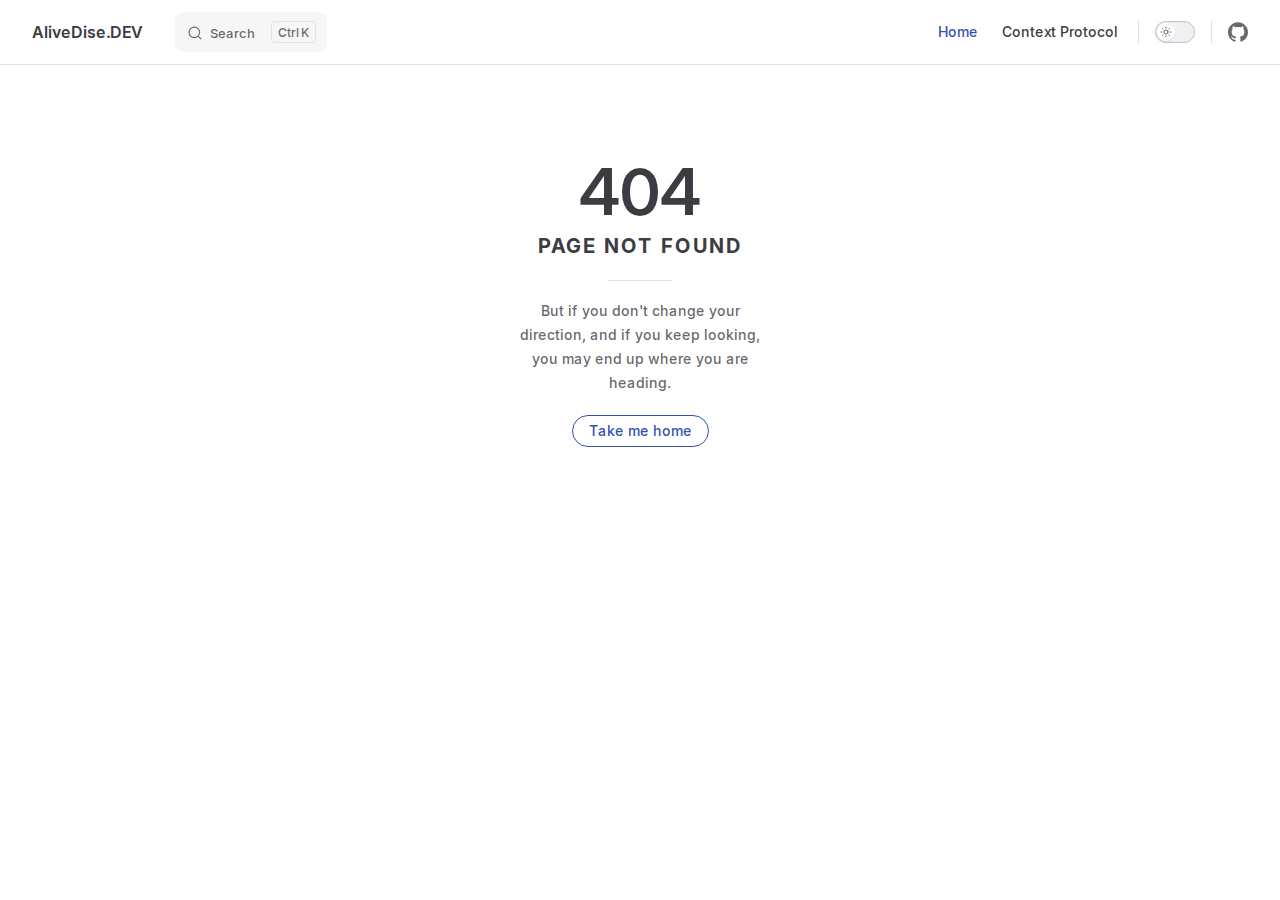
<file: plans/2026-02-17-grimoire-implementation-plan.html>
<!DOCTYPE html>
<html lang="en-US" dir="ltr">
  <head>
    <meta charset="utf-8">
    <meta name="viewport" content="width=device-width,initial-scale=1">
    <title>Grimoire Implementation Plan | AliveDise.DEV</title>
    <meta name="description" content="Coding, Alive">
    <meta name="generator" content="VitePress v1.5.0">
    <link rel="preload stylesheet" href="/assets/style.f7qqDp7N.css" as="style">
    <link rel="preload stylesheet" href="/vp-icons.css" as="style">
    
    <script type="module" src="/assets/app.CmJlPAmb.js"></script>
    <link rel="preload" href="/assets/inter-roman-latin.Di8DUHzh.woff2" as="font" type="font/woff2" crossorigin="">
    <link rel="modulepreload" href="/assets/chunks/framework.CKjLqgBu.js">
    <link rel="modulepreload" href="/assets/chunks/theme.CnpiNE0H.js">
    <link rel="modulepreload" href="/assets/chunks/virtual_mermaid-config.DDnGl6nM.js">
    <link rel="modulepreload" href="/assets/plans_2026-02-17-grimoire-implementation-plan.md.dfqNa1Gk.lean.js">
    <script id="check-dark-mode">(()=>{const e=localStorage.getItem("vitepress-theme-appearance")||"auto",a=window.matchMedia("(prefers-color-scheme: dark)").matches;(!e||e==="auto"?a:e==="dark")&&document.documentElement.classList.add("dark")})();</script>
    <script id="check-mac-os">document.documentElement.classList.toggle("mac",/Mac|iPhone|iPod|iPad/i.test(navigator.platform));</script>
    <link rel="manifest" href="/manifest.webmanifest">
    <script id="vite-plugin-pwa:register-sw" src="/registerSW.js"></script>
  </head>
  <body>
    <div id="app"><div class="Layout" data-v-7e6dba2e><!--[--><!--]--><!--[--><span tabindex="-1" data-v-8c539837></span><a href="#VPContent" class="VPSkipLink visually-hidden" data-v-8c539837> Skip to content </a><!--]--><!----><header class="VPNav" data-v-7e6dba2e data-v-51cd7e26><div class="VPNavBar" data-v-51cd7e26 data-v-093d99ec><div class="wrapper" data-v-093d99ec><div class="container" data-v-093d99ec><div class="title" data-v-093d99ec><div class="VPNavBarTitle has-sidebar" data-v-093d99ec data-v-43938586><a class="title" href="/" data-v-43938586><!--[--><!--]--><!----><span data-v-43938586>AliveDise.DEV</span><!--[--><!--]--></a></div></div><div class="content" data-v-093d99ec><div class="content-body" data-v-093d99ec><!--[--><!--]--><div class="VPNavBarSearch search" data-v-093d99ec><!--[--><!----><div id="local-search"><button type="button" class="DocSearch DocSearch-Button" aria-label="Search"><span class="DocSearch-Button-Container"><span class="vp-icon DocSearch-Search-Icon"></span><span class="DocSearch-Button-Placeholder">Search</span></span><span class="DocSearch-Button-Keys"><kbd class="DocSearch-Button-Key"></kbd><kbd class="DocSearch-Button-Key">K</kbd></span></button></div><!--]--></div><nav aria-labelledby="main-nav-aria-label" class="VPNavBarMenu menu" data-v-093d99ec data-v-2f6407da><span id="main-nav-aria-label" class="visually-hidden" data-v-2f6407da> Main Navigation </span><!--[--><!--[--><a class="VPLink link VPNavBarMenuLink" href="/" tabindex="0" data-v-2f6407da data-v-9b4db7b1><!--[--><span data-v-9b4db7b1>Home</span><!--]--></a><!--]--><!--[--><a class="VPLink link VPNavBarMenuLink" href="/context-protocol" tabindex="0" data-v-2f6407da data-v-9b4db7b1><!--[--><span data-v-9b4db7b1>Context Protocol</span><!--]--></a><!--]--><!--]--></nav><!----><div class="VPNavBarAppearance appearance" data-v-093d99ec data-v-ea4eeffd><button class="VPSwitch VPSwitchAppearance" type="button" role="switch" title aria-checked="false" data-v-ea4eeffd data-v-e9143656 data-v-7ea3f26a><span class="check" data-v-7ea3f26a><span class="icon" data-v-7ea3f26a><!--[--><span class="vpi-sun sun" data-v-e9143656></span><span class="vpi-moon moon" data-v-e9143656></span><!--]--></span></span></button></div><div class="VPSocialLinks VPNavBarSocialLinks social-links" data-v-093d99ec data-v-c14e3417 data-v-a2e6cf08><!--[--><a class="VPSocialLink no-icon" href="https://github.com/alivedise" aria-label="github" target="_blank" rel="noopener" data-v-a2e6cf08 data-v-26db4279><span class="vpi-social-github"></span></a><!--]--></div><div class="VPFlyout VPNavBarExtra extra" data-v-093d99ec data-v-0a7057c5 data-v-f7efc769><button type="button" class="button" aria-haspopup="true" aria-expanded="false" aria-label="extra navigation" data-v-f7efc769><span class="vpi-more-horizontal icon" data-v-f7efc769></span></button><div class="menu" data-v-f7efc769><div class="VPMenu" data-v-f7efc769 data-v-fa1e1375><!----><!--[--><!--[--><!----><div class="group" data-v-0a7057c5><div class="item appearance" data-v-0a7057c5><p class="label" data-v-0a7057c5>Appearance</p><div class="appearance-action" data-v-0a7057c5><button class="VPSwitch VPSwitchAppearance" type="button" role="switch" title aria-checked="false" data-v-0a7057c5 data-v-e9143656 data-v-7ea3f26a><span class="check" data-v-7ea3f26a><span class="icon" data-v-7ea3f26a><!--[--><span class="vpi-sun sun" data-v-e9143656></span><span class="vpi-moon moon" data-v-e9143656></span><!--]--></span></span></button></div></div></div><div class="group" data-v-0a7057c5><div class="item social-links" data-v-0a7057c5><div class="VPSocialLinks social-links-list" data-v-0a7057c5 data-v-a2e6cf08><!--[--><a class="VPSocialLink no-icon" href="https://github.com/alivedise" aria-label="github" target="_blank" rel="noopener" data-v-a2e6cf08 data-v-26db4279><span class="vpi-social-github"></span></a><!--]--></div></div></div><!--]--><!--]--></div></div></div><!--[--><!--]--><button type="button" class="VPNavBarHamburger hamburger" aria-label="mobile navigation" aria-expanded="false" aria-controls="VPNavScreen" data-v-093d99ec data-v-50fb1dc9><span class="container" data-v-50fb1dc9><span class="top" data-v-50fb1dc9></span><span class="middle" data-v-50fb1dc9></span><span class="bottom" data-v-50fb1dc9></span></span></button></div></div></div></div><div class="divider" data-v-093d99ec><div class="divider-line" data-v-093d99ec></div></div></div><!----></header><div class="VPLocalNav has-sidebar empty" data-v-7e6dba2e data-v-6aae2d24><div class="container" data-v-6aae2d24><button class="menu" aria-expanded="false" aria-controls="VPSidebarNav" data-v-6aae2d24><span class="vpi-align-left menu-icon" data-v-6aae2d24></span><span class="menu-text" data-v-6aae2d24>Menu</span></button><div class="VPLocalNavOutlineDropdown" style="--vp-vh:0px;" data-v-6aae2d24 data-v-6cd5d8cd><button data-v-6cd5d8cd>Return to top</button><!----></div></div></div><aside class="VPSidebar" data-v-7e6dba2e data-v-4eb14c29><div class="curtain" data-v-4eb14c29></div><nav class="nav" id="VPSidebarNav" aria-labelledby="sidebar-aria-label" tabindex="-1" data-v-4eb14c29><span class="visually-hidden" id="sidebar-aria-label" data-v-4eb14c29> Sidebar Navigation </span><!--[--><!--]--><!--[--><div class="no-transition group" data-v-3426069f><section class="VPSidebarItem level-0" data-v-3426069f data-v-479fcb4a><div class="item" role="button" tabindex="0" data-v-479fcb4a><div class="indicator" data-v-479fcb4a></div><h2 class="text" data-v-479fcb4a>Web</h2><!----></div><div class="items" data-v-479fcb4a><!--[--><div class="VPSidebarItem level-1 is-link" data-v-479fcb4a data-v-479fcb4a><div class="item" data-v-479fcb4a><div class="indicator" data-v-479fcb4a></div><a class="VPLink link link" href="/context-protocol" data-v-479fcb4a><!--[--><p class="text" data-v-479fcb4a>Context Protocol</p><!--]--></a><!----></div><!----></div><!--]--></div></section></div><!--]--><!--[--><!--]--></nav></aside><div class="VPContent has-sidebar" id="VPContent" data-v-7e6dba2e data-v-83b72dfe><div class="VPDoc has-sidebar has-aside" data-v-83b72dfe data-v-35619090><!--[--><!--]--><div class="container" data-v-35619090><div class="aside" data-v-35619090><div class="aside-curtain" data-v-35619090></div><div class="aside-container" data-v-35619090><div class="aside-content" data-v-35619090><div class="VPDocAside" data-v-35619090 data-v-b6a3e219><!--[--><!--]--><!--[--><!--]--><nav aria-labelledby="doc-outline-aria-label" class="VPDocAsideOutline" data-v-b6a3e219 data-v-9ccfd55d><div class="content" data-v-9ccfd55d><div class="outline-marker" data-v-9ccfd55d></div><div aria-level="2" class="outline-title" id="doc-outline-aria-label" role="heading" data-v-9ccfd55d>On this page</div><ul class="VPDocOutlineItem root" data-v-9ccfd55d data-v-1c12a0aa><!--[--><!--]--></ul></div></nav><!--[--><!--]--><div class="spacer" data-v-b6a3e219></div><!--[--><!--]--><!----><!--[--><!--]--><!--[--><!--]--></div></div></div></div><div class="content" data-v-35619090><div class="content-container" data-v-35619090><!--[--><!--]--><main class="main" data-v-35619090><div style="position:relative;" class="vp-doc _plans_2026-02-17-grimoire-implementation-plan" data-v-35619090><div><h1 id="grimoire-implementation-plan" tabindex="-1">Grimoire Implementation Plan <a class="header-anchor" href="#grimoire-implementation-plan" aria-label="Permalink to &quot;Grimoire Implementation Plan&quot;">​</a></h1><blockquote><p><strong>For Claude:</strong> REQUIRED SUB-SKILL: Use superpowers:executing-plans to implement this plan task-by-task.</p></blockquote><p><strong>Goal:</strong> Build an MMO-lite world server in Go from scratch to comprehensively learn backend development.</p><p><strong>Architecture:</strong> Single-binary monolith with clean internal package boundaries. WebSocket server with binary protocol, tick-based game loop, zone-based world partitioning, PostgreSQL persistence. Internal event bus decouples components for future service extraction.</p><p><strong>Tech Stack:</strong> Go 1.22+, PostgreSQL, Protocol Buffers, WebSocket (gorilla/websocket or nhooyr.io/websocket), Docker, Prometheus, OpenTelemetry</p><p><strong>Design Doc:</strong> <code>docs/plans/2026-02-17-grimoire-backend-learning-design.md</code></p><hr><h2 id="milestone-1-echo-server" tabindex="-1">Milestone 1: Echo Server <a class="header-anchor" href="#milestone-1-echo-server" aria-label="Permalink to &quot;Milestone 1: Echo Server&quot;">​</a></h2><p>Goal: WebSocket server that accepts connections, reads binary messages with protobuf payloads, and echoes them back. Foundation for everything else.</p><h3 id="task-1-1-project-scaffolding" tabindex="-1">Task 1.1: Project Scaffolding <a class="header-anchor" href="#task-1-1-project-scaffolding" aria-label="Permalink to &quot;Task 1.1: Project Scaffolding&quot;">​</a></h3><p><strong>Files:</strong></p><ul><li>Create: <code>grimoire/go.mod</code></li><li>Create: <code>grimoire/cmd/grimoire/main.go</code></li><li>Create: <code>grimoire/internal/server/server.go</code></li></ul><p><strong>Step 1: Initialize Go module</strong></p><div class="language-bash vp-adaptive-theme"><button title="Copy Code" class="copy"></button><span class="lang">bash</span><pre class="shiki shiki-themes github-light github-dark vp-code" tabindex="0"><code><span class="line"><span style="--shiki-light:#6F42C1;--shiki-dark:#B392F0;">mkdir</span><span style="--shiki-light:#005CC5;--shiki-dark:#79B8FF;"> -p</span><span style="--shiki-light:#032F62;--shiki-dark:#9ECBFF;"> grimoire/cmd/grimoire</span><span style="--shiki-light:#032F62;--shiki-dark:#9ECBFF;"> grimoire/internal/server</span></span>
<span class="line"><span style="--shiki-light:#005CC5;--shiki-dark:#79B8FF;">cd</span><span style="--shiki-light:#032F62;--shiki-dark:#9ECBFF;"> grimoire</span></span>
<span class="line"><span style="--shiki-light:#6F42C1;--shiki-dark:#B392F0;">go</span><span style="--shiki-light:#032F62;--shiki-dark:#9ECBFF;"> mod</span><span style="--shiki-light:#032F62;--shiki-dark:#9ECBFF;"> init</span><span style="--shiki-light:#032F62;--shiki-dark:#9ECBFF;"> github.com/</span><span style="--shiki-light:#D73A49;--shiki-dark:#F97583;">&lt;</span><span style="--shiki-light:#032F62;--shiki-dark:#9ECBFF;">your-usernam</span><span style="--shiki-light:#24292E;--shiki-dark:#E1E4E8;">e</span><span style="--shiki-light:#D73A49;--shiki-dark:#F97583;">&gt;</span><span style="--shiki-light:#032F62;--shiki-dark:#9ECBFF;">/grimoire</span></span></code></pre></div><p><strong>Step 2: Write minimal main.go</strong></p><div class="language-go vp-adaptive-theme"><button title="Copy Code" class="copy"></button><span class="lang">go</span><pre class="shiki shiki-themes github-light github-dark vp-code" tabindex="0"><code><span class="line"><span style="--shiki-light:#6A737D;--shiki-dark:#6A737D;">// cmd/grimoire/main.go</span></span>
<span class="line"><span style="--shiki-light:#D73A49;--shiki-dark:#F97583;">package</span><span style="--shiki-light:#6F42C1;--shiki-dark:#B392F0;"> main</span></span>
<span class="line"></span>
<span class="line"><span style="--shiki-light:#D73A49;--shiki-dark:#F97583;">import</span><span style="--shiki-light:#24292E;--shiki-dark:#E1E4E8;"> (</span></span>
<span class="line"><span style="--shiki-light:#032F62;--shiki-dark:#9ECBFF;">	&quot;</span><span style="--shiki-light:#6F42C1;--shiki-dark:#B392F0;">fmt</span><span style="--shiki-light:#032F62;--shiki-dark:#9ECBFF;">&quot;</span></span>
<span class="line"><span style="--shiki-light:#032F62;--shiki-dark:#9ECBFF;">	&quot;</span><span style="--shiki-light:#6F42C1;--shiki-dark:#B392F0;">os</span><span style="--shiki-light:#032F62;--shiki-dark:#9ECBFF;">&quot;</span></span>
<span class="line"><span style="--shiki-light:#24292E;--shiki-dark:#E1E4E8;">)</span></span>
<span class="line"></span>
<span class="line"><span style="--shiki-light:#D73A49;--shiki-dark:#F97583;">func</span><span style="--shiki-light:#6F42C1;--shiki-dark:#B392F0;"> main</span><span style="--shiki-light:#24292E;--shiki-dark:#E1E4E8;">() {</span></span>
<span class="line"><span style="--shiki-light:#24292E;--shiki-dark:#E1E4E8;">	fmt.</span><span style="--shiki-light:#6F42C1;--shiki-dark:#B392F0;">Println</span><span style="--shiki-light:#24292E;--shiki-dark:#E1E4E8;">(</span><span style="--shiki-light:#032F62;--shiki-dark:#9ECBFF;">&quot;grimoire starting&quot;</span><span style="--shiki-light:#24292E;--shiki-dark:#E1E4E8;">)</span></span>
<span class="line"><span style="--shiki-light:#24292E;--shiki-dark:#E1E4E8;">	os.</span><span style="--shiki-light:#6F42C1;--shiki-dark:#B392F0;">Exit</span><span style="--shiki-light:#24292E;--shiki-dark:#E1E4E8;">(</span><span style="--shiki-light:#005CC5;--shiki-dark:#79B8FF;">0</span><span style="--shiki-light:#24292E;--shiki-dark:#E1E4E8;">)</span></span>
<span class="line"><span style="--shiki-light:#24292E;--shiki-dark:#E1E4E8;">}</span></span></code></pre></div><p><strong>Step 3: Verify it compiles and runs</strong></p><p>Run: <code>go run ./cmd/grimoire/</code> Expected: prints &quot;grimoire starting&quot;</p><p><strong>Step 4: Commit</strong></p><div class="language-bash vp-adaptive-theme"><button title="Copy Code" class="copy"></button><span class="lang">bash</span><pre class="shiki shiki-themes github-light github-dark vp-code" tabindex="0"><code><span class="line"><span style="--shiki-light:#6F42C1;--shiki-dark:#B392F0;">git</span><span style="--shiki-light:#032F62;--shiki-dark:#9ECBFF;"> init</span></span>
<span class="line"><span style="--shiki-light:#6F42C1;--shiki-dark:#B392F0;">git</span><span style="--shiki-light:#032F62;--shiki-dark:#9ECBFF;"> add</span><span style="--shiki-light:#032F62;--shiki-dark:#9ECBFF;"> .</span></span>
<span class="line"><span style="--shiki-light:#6F42C1;--shiki-dark:#B392F0;">git</span><span style="--shiki-light:#032F62;--shiki-dark:#9ECBFF;"> commit</span><span style="--shiki-light:#005CC5;--shiki-dark:#79B8FF;"> -m</span><span style="--shiki-light:#032F62;--shiki-dark:#9ECBFF;"> &quot;init: go module and main entrypoint&quot;</span></span></code></pre></div><hr><h3 id="task-1-2-protocol-definition-protobuf" tabindex="-1">Task 1.2: Protocol Definition (Protobuf) <a class="header-anchor" href="#task-1-2-protocol-definition-protobuf" aria-label="Permalink to &quot;Task 1.2: Protocol Definition (Protobuf)&quot;">​</a></h3><p><strong>Files:</strong></p><ul><li>Create: <code>grimoire/proto/messages.proto</code></li><li>Create: <code>grimoire/internal/protocol/protocol.go</code></li><li>Create: <code>grimoire/internal/protocol/protocol_test.go</code></li></ul><p><strong>Step 1: Install protobuf tooling</strong></p><div class="language-bash vp-adaptive-theme"><button title="Copy Code" class="copy"></button><span class="lang">bash</span><pre class="shiki shiki-themes github-light github-dark vp-code" tabindex="0"><code><span class="line"><span style="--shiki-light:#6F42C1;--shiki-dark:#B392F0;">go</span><span style="--shiki-light:#032F62;--shiki-dark:#9ECBFF;"> install</span><span style="--shiki-light:#032F62;--shiki-dark:#9ECBFF;"> google.golang.org/protobuf/cmd/protoc-gen-go@latest</span></span></code></pre></div><p>Ensure <code>protoc</code> is installed (via brew: <code>brew install protobuf</code>).</p><p><strong>Step 2: Write protobuf schema</strong></p><div class="language-protobuf vp-adaptive-theme"><button title="Copy Code" class="copy"></button><span class="lang">protobuf</span><pre class="shiki shiki-themes github-light github-dark vp-code" tabindex="0"><code><span class="line"><span style="--shiki-light:#6A737D;--shiki-dark:#6A737D;">// proto/messages.proto</span></span>
<span class="line"><span style="--shiki-light:#D73A49;--shiki-dark:#F97583;">syntax</span><span style="--shiki-light:#D73A49;--shiki-dark:#F97583;"> =</span><span style="--shiki-light:#032F62;--shiki-dark:#9ECBFF;"> &quot;proto3&quot;</span><span style="--shiki-light:#24292E;--shiki-dark:#E1E4E8;">;</span></span>
<span class="line"><span style="--shiki-light:#D73A49;--shiki-dark:#F97583;">package</span><span style="--shiki-light:#032F62;--shiki-dark:#9ECBFF;"> grimoire</span><span style="--shiki-light:#24292E;--shiki-dark:#E1E4E8;">;</span></span>
<span class="line"><span style="--shiki-light:#D73A49;--shiki-dark:#F97583;">option</span><span style="--shiki-light:#005CC5;--shiki-dark:#79B8FF;"> go_package</span><span style="--shiki-light:#D73A49;--shiki-dark:#F97583;"> =</span><span style="--shiki-light:#032F62;--shiki-dark:#9ECBFF;"> &quot;github.com/&lt;your-username&gt;/grimoire/internal/protocol/pb&quot;</span><span style="--shiki-light:#24292E;--shiki-dark:#E1E4E8;">;</span></span>
<span class="line"></span>
<span class="line"><span style="--shiki-light:#D73A49;--shiki-dark:#F97583;">message</span><span style="--shiki-light:#6F42C1;--shiki-dark:#B392F0;"> Echo</span><span style="--shiki-light:#24292E;--shiki-dark:#E1E4E8;"> {</span></span>
<span class="line"><span style="--shiki-light:#D73A49;--shiki-dark:#F97583;">  string</span><span style="--shiki-light:#24292E;--shiki-dark:#E1E4E8;"> content </span><span style="--shiki-light:#D73A49;--shiki-dark:#F97583;">=</span><span style="--shiki-light:#005CC5;--shiki-dark:#79B8FF;"> 1</span><span style="--shiki-light:#24292E;--shiki-dark:#E1E4E8;">;</span></span>
<span class="line"><span style="--shiki-light:#D73A49;--shiki-dark:#F97583;">  int64</span><span style="--shiki-light:#24292E;--shiki-dark:#E1E4E8;"> timestamp </span><span style="--shiki-light:#D73A49;--shiki-dark:#F97583;">=</span><span style="--shiki-light:#005CC5;--shiki-dark:#79B8FF;"> 2</span><span style="--shiki-light:#24292E;--shiki-dark:#E1E4E8;">;</span></span>
<span class="line"><span style="--shiki-light:#24292E;--shiki-dark:#E1E4E8;">}</span></span></code></pre></div><p><strong>Step 3: Generate Go code</strong></p><div class="language-bash vp-adaptive-theme"><button title="Copy Code" class="copy"></button><span class="lang">bash</span><pre class="shiki shiki-themes github-light github-dark vp-code" tabindex="0"><code><span class="line"><span style="--shiki-light:#6F42C1;--shiki-dark:#B392F0;">mkdir</span><span style="--shiki-light:#005CC5;--shiki-dark:#79B8FF;"> -p</span><span style="--shiki-light:#032F62;--shiki-dark:#9ECBFF;"> internal/protocol/pb</span></span>
<span class="line"><span style="--shiki-light:#6F42C1;--shiki-dark:#B392F0;">protoc</span><span style="--shiki-light:#005CC5;--shiki-dark:#79B8FF;"> --go_out=.</span><span style="--shiki-light:#005CC5;--shiki-dark:#79B8FF;"> --go_opt=paths=source_relative</span><span style="--shiki-light:#032F62;--shiki-dark:#9ECBFF;"> proto/messages.proto</span></span></code></pre></div><p>Move generated file to the right place or adjust protoc output path. Verify <code>internal/protocol/pb/messages.pb.go</code> exists.</p><p><strong>Step 4: Write failing test for binary frame encode/decode</strong></p><div class="language-go vp-adaptive-theme"><button title="Copy Code" class="copy"></button><span class="lang">go</span><pre class="shiki shiki-themes github-light github-dark vp-code" tabindex="0"><code><span class="line"><span style="--shiki-light:#6A737D;--shiki-dark:#6A737D;">// internal/protocol/protocol_test.go</span></span>
<span class="line"><span style="--shiki-light:#D73A49;--shiki-dark:#F97583;">package</span><span style="--shiki-light:#6F42C1;--shiki-dark:#B392F0;"> protocol</span></span>
<span class="line"></span>
<span class="line"><span style="--shiki-light:#D73A49;--shiki-dark:#F97583;">import</span><span style="--shiki-light:#24292E;--shiki-dark:#E1E4E8;"> (</span></span>
<span class="line"><span style="--shiki-light:#032F62;--shiki-dark:#9ECBFF;">	&quot;</span><span style="--shiki-light:#6F42C1;--shiki-dark:#B392F0;">bytes</span><span style="--shiki-light:#032F62;--shiki-dark:#9ECBFF;">&quot;</span></span>
<span class="line"><span style="--shiki-light:#032F62;--shiki-dark:#9ECBFF;">	&quot;</span><span style="--shiki-light:#6F42C1;--shiki-dark:#B392F0;">testing</span><span style="--shiki-light:#032F62;--shiki-dark:#9ECBFF;">&quot;</span></span>
<span class="line"><span style="--shiki-light:#24292E;--shiki-dark:#E1E4E8;">)</span></span>
<span class="line"></span>
<span class="line"><span style="--shiki-light:#D73A49;--shiki-dark:#F97583;">func</span><span style="--shiki-light:#6F42C1;--shiki-dark:#B392F0;"> TestEncodeDecodeFrame</span><span style="--shiki-light:#24292E;--shiki-dark:#E1E4E8;">(</span><span style="--shiki-light:#E36209;--shiki-dark:#FFAB70;">t</span><span style="--shiki-light:#D73A49;--shiki-dark:#F97583;"> *</span><span style="--shiki-light:#6F42C1;--shiki-dark:#B392F0;">testing</span><span style="--shiki-light:#24292E;--shiki-dark:#E1E4E8;">.</span><span style="--shiki-light:#6F42C1;--shiki-dark:#B392F0;">T</span><span style="--shiki-light:#24292E;--shiki-dark:#E1E4E8;">) {</span></span>
<span class="line"><span style="--shiki-light:#24292E;--shiki-dark:#E1E4E8;">	payload </span><span style="--shiki-light:#D73A49;--shiki-dark:#F97583;">:=</span><span style="--shiki-light:#24292E;--shiki-dark:#E1E4E8;"> []</span><span style="--shiki-light:#D73A49;--shiki-dark:#F97583;">byte</span><span style="--shiki-light:#24292E;--shiki-dark:#E1E4E8;">(</span><span style="--shiki-light:#032F62;--shiki-dark:#9ECBFF;">&quot;hello&quot;</span><span style="--shiki-light:#24292E;--shiki-dark:#E1E4E8;">)</span></span>
<span class="line"><span style="--shiki-light:#24292E;--shiki-dark:#E1E4E8;">	msgType </span><span style="--shiki-light:#D73A49;--shiki-dark:#F97583;">:=</span><span style="--shiki-light:#D73A49;--shiki-dark:#F97583;"> uint16</span><span style="--shiki-light:#24292E;--shiki-dark:#E1E4E8;">(</span><span style="--shiki-light:#D73A49;--shiki-dark:#F97583;">0x</span><span style="--shiki-light:#005CC5;--shiki-dark:#79B8FF;">01</span><span style="--shiki-light:#24292E;--shiki-dark:#E1E4E8;">)</span></span>
<span class="line"></span>
<span class="line"><span style="--shiki-light:#24292E;--shiki-dark:#E1E4E8;">	frame </span><span style="--shiki-light:#D73A49;--shiki-dark:#F97583;">:=</span><span style="--shiki-light:#6F42C1;--shiki-dark:#B392F0;"> EncodeFrame</span><span style="--shiki-light:#24292E;--shiki-dark:#E1E4E8;">(msgType, payload)</span></span>
<span class="line"></span>
<span class="line"><span style="--shiki-light:#24292E;--shiki-dark:#E1E4E8;">	gotType, gotPayload, err </span><span style="--shiki-light:#D73A49;--shiki-dark:#F97583;">:=</span><span style="--shiki-light:#6F42C1;--shiki-dark:#B392F0;"> DecodeFrame</span><span style="--shiki-light:#24292E;--shiki-dark:#E1E4E8;">(bytes.</span><span style="--shiki-light:#6F42C1;--shiki-dark:#B392F0;">NewReader</span><span style="--shiki-light:#24292E;--shiki-dark:#E1E4E8;">(frame))</span></span>
<span class="line"><span style="--shiki-light:#D73A49;--shiki-dark:#F97583;">	if</span><span style="--shiki-light:#24292E;--shiki-dark:#E1E4E8;"> err </span><span style="--shiki-light:#D73A49;--shiki-dark:#F97583;">!=</span><span style="--shiki-light:#005CC5;--shiki-dark:#79B8FF;"> nil</span><span style="--shiki-light:#24292E;--shiki-dark:#E1E4E8;"> {</span></span>
<span class="line"><span style="--shiki-light:#24292E;--shiki-dark:#E1E4E8;">		t.</span><span style="--shiki-light:#6F42C1;--shiki-dark:#B392F0;">Fatalf</span><span style="--shiki-light:#24292E;--shiki-dark:#E1E4E8;">(</span><span style="--shiki-light:#032F62;--shiki-dark:#9ECBFF;">&quot;DecodeFrame error: </span><span style="--shiki-light:#005CC5;--shiki-dark:#79B8FF;">%v</span><span style="--shiki-light:#032F62;--shiki-dark:#9ECBFF;">&quot;</span><span style="--shiki-light:#24292E;--shiki-dark:#E1E4E8;">, err)</span></span>
<span class="line"><span style="--shiki-light:#24292E;--shiki-dark:#E1E4E8;">	}</span></span>
<span class="line"><span style="--shiki-light:#D73A49;--shiki-dark:#F97583;">	if</span><span style="--shiki-light:#24292E;--shiki-dark:#E1E4E8;"> gotType </span><span style="--shiki-light:#D73A49;--shiki-dark:#F97583;">!=</span><span style="--shiki-light:#24292E;--shiki-dark:#E1E4E8;"> msgType {</span></span>
<span class="line"><span style="--shiki-light:#24292E;--shiki-dark:#E1E4E8;">		t.</span><span style="--shiki-light:#6F42C1;--shiki-dark:#B392F0;">Errorf</span><span style="--shiki-light:#24292E;--shiki-dark:#E1E4E8;">(</span><span style="--shiki-light:#032F62;--shiki-dark:#9ECBFF;">&quot;message type: got </span><span style="--shiki-light:#005CC5;--shiki-dark:#79B8FF;">%d</span><span style="--shiki-light:#032F62;--shiki-dark:#9ECBFF;">, want </span><span style="--shiki-light:#005CC5;--shiki-dark:#79B8FF;">%d</span><span style="--shiki-light:#032F62;--shiki-dark:#9ECBFF;">&quot;</span><span style="--shiki-light:#24292E;--shiki-dark:#E1E4E8;">, gotType, msgType)</span></span>
<span class="line"><span style="--shiki-light:#24292E;--shiki-dark:#E1E4E8;">	}</span></span>
<span class="line"><span style="--shiki-light:#D73A49;--shiki-dark:#F97583;">	if</span><span style="--shiki-light:#D73A49;--shiki-dark:#F97583;"> !</span><span style="--shiki-light:#24292E;--shiki-dark:#E1E4E8;">bytes.</span><span style="--shiki-light:#6F42C1;--shiki-dark:#B392F0;">Equal</span><span style="--shiki-light:#24292E;--shiki-dark:#E1E4E8;">(gotPayload, payload) {</span></span>
<span class="line"><span style="--shiki-light:#24292E;--shiki-dark:#E1E4E8;">		t.</span><span style="--shiki-light:#6F42C1;--shiki-dark:#B392F0;">Errorf</span><span style="--shiki-light:#24292E;--shiki-dark:#E1E4E8;">(</span><span style="--shiki-light:#032F62;--shiki-dark:#9ECBFF;">&quot;payload: got </span><span style="--shiki-light:#005CC5;--shiki-dark:#79B8FF;">%q</span><span style="--shiki-light:#032F62;--shiki-dark:#9ECBFF;">, want </span><span style="--shiki-light:#005CC5;--shiki-dark:#79B8FF;">%q</span><span style="--shiki-light:#032F62;--shiki-dark:#9ECBFF;">&quot;</span><span style="--shiki-light:#24292E;--shiki-dark:#E1E4E8;">, gotPayload, payload)</span></span>
<span class="line"><span style="--shiki-light:#24292E;--shiki-dark:#E1E4E8;">	}</span></span>
<span class="line"><span style="--shiki-light:#24292E;--shiki-dark:#E1E4E8;">}</span></span>
<span class="line"></span>
<span class="line"><span style="--shiki-light:#D73A49;--shiki-dark:#F97583;">func</span><span style="--shiki-light:#6F42C1;--shiki-dark:#B392F0;"> TestDecodeFrameTruncated</span><span style="--shiki-light:#24292E;--shiki-dark:#E1E4E8;">(</span><span style="--shiki-light:#E36209;--shiki-dark:#FFAB70;">t</span><span style="--shiki-light:#D73A49;--shiki-dark:#F97583;"> *</span><span style="--shiki-light:#6F42C1;--shiki-dark:#B392F0;">testing</span><span style="--shiki-light:#24292E;--shiki-dark:#E1E4E8;">.</span><span style="--shiki-light:#6F42C1;--shiki-dark:#B392F0;">T</span><span style="--shiki-light:#24292E;--shiki-dark:#E1E4E8;">) {</span></span>
<span class="line"><span style="--shiki-light:#6A737D;--shiki-dark:#6A737D;">	// Only 3 bytes -- not enough for header</span></span>
<span class="line"><span style="--shiki-light:#24292E;--shiki-dark:#E1E4E8;">	_, _, err </span><span style="--shiki-light:#D73A49;--shiki-dark:#F97583;">:=</span><span style="--shiki-light:#6F42C1;--shiki-dark:#B392F0;"> DecodeFrame</span><span style="--shiki-light:#24292E;--shiki-dark:#E1E4E8;">(bytes.</span><span style="--shiki-light:#6F42C1;--shiki-dark:#B392F0;">NewReader</span><span style="--shiki-light:#24292E;--shiki-dark:#E1E4E8;">([]</span><span style="--shiki-light:#D73A49;--shiki-dark:#F97583;">byte</span><span style="--shiki-light:#24292E;--shiki-dark:#E1E4E8;">{</span><span style="--shiki-light:#D73A49;--shiki-dark:#F97583;">0x</span><span style="--shiki-light:#005CC5;--shiki-dark:#79B8FF;">00</span><span style="--shiki-light:#24292E;--shiki-dark:#E1E4E8;">, </span><span style="--shiki-light:#D73A49;--shiki-dark:#F97583;">0x</span><span style="--shiki-light:#005CC5;--shiki-dark:#79B8FF;">01</span><span style="--shiki-light:#24292E;--shiki-dark:#E1E4E8;">, </span><span style="--shiki-light:#D73A49;--shiki-dark:#F97583;">0x</span><span style="--shiki-light:#005CC5;--shiki-dark:#79B8FF;">00</span><span style="--shiki-light:#24292E;--shiki-dark:#E1E4E8;">}))</span></span>
<span class="line"><span style="--shiki-light:#D73A49;--shiki-dark:#F97583;">	if</span><span style="--shiki-light:#24292E;--shiki-dark:#E1E4E8;"> err </span><span style="--shiki-light:#D73A49;--shiki-dark:#F97583;">==</span><span style="--shiki-light:#005CC5;--shiki-dark:#79B8FF;"> nil</span><span style="--shiki-light:#24292E;--shiki-dark:#E1E4E8;"> {</span></span>
<span class="line"><span style="--shiki-light:#24292E;--shiki-dark:#E1E4E8;">		t.</span><span style="--shiki-light:#6F42C1;--shiki-dark:#B392F0;">Fatal</span><span style="--shiki-light:#24292E;--shiki-dark:#E1E4E8;">(</span><span style="--shiki-light:#032F62;--shiki-dark:#9ECBFF;">&quot;expected error for truncated frame&quot;</span><span style="--shiki-light:#24292E;--shiki-dark:#E1E4E8;">)</span></span>
<span class="line"><span style="--shiki-light:#24292E;--shiki-dark:#E1E4E8;">	}</span></span>
<span class="line"><span style="--shiki-light:#24292E;--shiki-dark:#E1E4E8;">}</span></span></code></pre></div><p><strong>Step 5: Run test to verify it fails</strong></p><p>Run: <code>go test ./internal/protocol/ -v</code> Expected: FAIL -- EncodeFrame/DecodeFrame not defined</p><p><strong>Step 6: Implement binary frame encoding/decoding</strong></p><div class="language-go vp-adaptive-theme"><button title="Copy Code" class="copy"></button><span class="lang">go</span><pre class="shiki shiki-themes github-light github-dark vp-code" tabindex="0"><code><span class="line"><span style="--shiki-light:#6A737D;--shiki-dark:#6A737D;">// internal/protocol/protocol.go</span></span>
<span class="line"><span style="--shiki-light:#D73A49;--shiki-dark:#F97583;">package</span><span style="--shiki-light:#6F42C1;--shiki-dark:#B392F0;"> protocol</span></span>
<span class="line"></span>
<span class="line"><span style="--shiki-light:#D73A49;--shiki-dark:#F97583;">import</span><span style="--shiki-light:#24292E;--shiki-dark:#E1E4E8;"> (</span></span>
<span class="line"><span style="--shiki-light:#032F62;--shiki-dark:#9ECBFF;">	&quot;</span><span style="--shiki-light:#6F42C1;--shiki-dark:#B392F0;">encoding/binary</span><span style="--shiki-light:#032F62;--shiki-dark:#9ECBFF;">&quot;</span></span>
<span class="line"><span style="--shiki-light:#032F62;--shiki-dark:#9ECBFF;">	&quot;</span><span style="--shiki-light:#6F42C1;--shiki-dark:#B392F0;">fmt</span><span style="--shiki-light:#032F62;--shiki-dark:#9ECBFF;">&quot;</span></span>
<span class="line"><span style="--shiki-light:#032F62;--shiki-dark:#9ECBFF;">	&quot;</span><span style="--shiki-light:#6F42C1;--shiki-dark:#B392F0;">io</span><span style="--shiki-light:#032F62;--shiki-dark:#9ECBFF;">&quot;</span></span>
<span class="line"><span style="--shiki-light:#24292E;--shiki-dark:#E1E4E8;">)</span></span>
<span class="line"></span>
<span class="line"><span style="--shiki-light:#D73A49;--shiki-dark:#F97583;">const</span><span style="--shiki-light:#005CC5;--shiki-dark:#79B8FF;"> headerSize</span><span style="--shiki-light:#D73A49;--shiki-dark:#F97583;"> =</span><span style="--shiki-light:#005CC5;--shiki-dark:#79B8FF;"> 6</span><span style="--shiki-light:#6A737D;--shiki-dark:#6A737D;"> // 2 bytes msg type + 4 bytes payload length</span></span>
<span class="line"><span style="--shiki-light:#D73A49;--shiki-dark:#F97583;">const</span><span style="--shiki-light:#005CC5;--shiki-dark:#79B8FF;"> maxPayloadSize</span><span style="--shiki-light:#D73A49;--shiki-dark:#F97583;"> =</span><span style="--shiki-light:#005CC5;--shiki-dark:#79B8FF;"> 1</span><span style="--shiki-light:#D73A49;--shiki-dark:#F97583;"> &lt;&lt;</span><span style="--shiki-light:#005CC5;--shiki-dark:#79B8FF;"> 20</span><span style="--shiki-light:#6A737D;--shiki-dark:#6A737D;"> // 1MB</span></span>
<span class="line"></span>
<span class="line"><span style="--shiki-light:#6A737D;--shiki-dark:#6A737D;">// EncodeFrame encodes a message type and payload into a binary frame.</span></span>
<span class="line"><span style="--shiki-light:#6A737D;--shiki-dark:#6A737D;">// Format: [2 bytes: msg type][4 bytes: payload length][N bytes: payload]</span></span>
<span class="line"><span style="--shiki-light:#D73A49;--shiki-dark:#F97583;">func</span><span style="--shiki-light:#6F42C1;--shiki-dark:#B392F0;"> EncodeFrame</span><span style="--shiki-light:#24292E;--shiki-dark:#E1E4E8;">(</span><span style="--shiki-light:#E36209;--shiki-dark:#FFAB70;">msgType</span><span style="--shiki-light:#D73A49;--shiki-dark:#F97583;"> uint16</span><span style="--shiki-light:#24292E;--shiki-dark:#E1E4E8;">, </span><span style="--shiki-light:#E36209;--shiki-dark:#FFAB70;">payload</span><span style="--shiki-light:#24292E;--shiki-dark:#E1E4E8;"> []</span><span style="--shiki-light:#D73A49;--shiki-dark:#F97583;">byte</span><span style="--shiki-light:#24292E;--shiki-dark:#E1E4E8;">) []</span><span style="--shiki-light:#D73A49;--shiki-dark:#F97583;">byte</span><span style="--shiki-light:#24292E;--shiki-dark:#E1E4E8;"> {</span></span>
<span class="line"><span style="--shiki-light:#24292E;--shiki-dark:#E1E4E8;">	frame </span><span style="--shiki-light:#D73A49;--shiki-dark:#F97583;">:=</span><span style="--shiki-light:#6F42C1;--shiki-dark:#B392F0;"> make</span><span style="--shiki-light:#24292E;--shiki-dark:#E1E4E8;">([]</span><span style="--shiki-light:#D73A49;--shiki-dark:#F97583;">byte</span><span style="--shiki-light:#24292E;--shiki-dark:#E1E4E8;">, headerSize</span><span style="--shiki-light:#D73A49;--shiki-dark:#F97583;">+</span><span style="--shiki-light:#6F42C1;--shiki-dark:#B392F0;">len</span><span style="--shiki-light:#24292E;--shiki-dark:#E1E4E8;">(payload))</span></span>
<span class="line"><span style="--shiki-light:#24292E;--shiki-dark:#E1E4E8;">	binary.BigEndian.</span><span style="--shiki-light:#6F42C1;--shiki-dark:#B392F0;">PutUint16</span><span style="--shiki-light:#24292E;--shiki-dark:#E1E4E8;">(frame[</span><span style="--shiki-light:#005CC5;--shiki-dark:#79B8FF;">0</span><span style="--shiki-light:#24292E;--shiki-dark:#E1E4E8;">:</span><span style="--shiki-light:#005CC5;--shiki-dark:#79B8FF;">2</span><span style="--shiki-light:#24292E;--shiki-dark:#E1E4E8;">], msgType)</span></span>
<span class="line"><span style="--shiki-light:#24292E;--shiki-dark:#E1E4E8;">	binary.BigEndian.</span><span style="--shiki-light:#6F42C1;--shiki-dark:#B392F0;">PutUint32</span><span style="--shiki-light:#24292E;--shiki-dark:#E1E4E8;">(frame[</span><span style="--shiki-light:#005CC5;--shiki-dark:#79B8FF;">2</span><span style="--shiki-light:#24292E;--shiki-dark:#E1E4E8;">:</span><span style="--shiki-light:#005CC5;--shiki-dark:#79B8FF;">6</span><span style="--shiki-light:#24292E;--shiki-dark:#E1E4E8;">], </span><span style="--shiki-light:#D73A49;--shiki-dark:#F97583;">uint32</span><span style="--shiki-light:#24292E;--shiki-dark:#E1E4E8;">(</span><span style="--shiki-light:#6F42C1;--shiki-dark:#B392F0;">len</span><span style="--shiki-light:#24292E;--shiki-dark:#E1E4E8;">(payload)))</span></span>
<span class="line"><span style="--shiki-light:#6F42C1;--shiki-dark:#B392F0;">	copy</span><span style="--shiki-light:#24292E;--shiki-dark:#E1E4E8;">(frame[</span><span style="--shiki-light:#005CC5;--shiki-dark:#79B8FF;">6</span><span style="--shiki-light:#24292E;--shiki-dark:#E1E4E8;">:], payload)</span></span>
<span class="line"><span style="--shiki-light:#D73A49;--shiki-dark:#F97583;">	return</span><span style="--shiki-light:#24292E;--shiki-dark:#E1E4E8;"> frame</span></span>
<span class="line"><span style="--shiki-light:#24292E;--shiki-dark:#E1E4E8;">}</span></span>
<span class="line"></span>
<span class="line"><span style="--shiki-light:#6A737D;--shiki-dark:#6A737D;">// DecodeFrame reads a single frame from the reader.</span></span>
<span class="line"><span style="--shiki-light:#D73A49;--shiki-dark:#F97583;">func</span><span style="--shiki-light:#6F42C1;--shiki-dark:#B392F0;"> DecodeFrame</span><span style="--shiki-light:#24292E;--shiki-dark:#E1E4E8;">(</span><span style="--shiki-light:#E36209;--shiki-dark:#FFAB70;">r</span><span style="--shiki-light:#6F42C1;--shiki-dark:#B392F0;"> io</span><span style="--shiki-light:#24292E;--shiki-dark:#E1E4E8;">.</span><span style="--shiki-light:#6F42C1;--shiki-dark:#B392F0;">Reader</span><span style="--shiki-light:#24292E;--shiki-dark:#E1E4E8;">) (</span><span style="--shiki-light:#E36209;--shiki-dark:#FFAB70;">msgType</span><span style="--shiki-light:#D73A49;--shiki-dark:#F97583;"> uint16</span><span style="--shiki-light:#24292E;--shiki-dark:#E1E4E8;">, </span><span style="--shiki-light:#E36209;--shiki-dark:#FFAB70;">payload</span><span style="--shiki-light:#24292E;--shiki-dark:#E1E4E8;"> []</span><span style="--shiki-light:#D73A49;--shiki-dark:#F97583;">byte</span><span style="--shiki-light:#24292E;--shiki-dark:#E1E4E8;">, </span><span style="--shiki-light:#E36209;--shiki-dark:#FFAB70;">err</span><span style="--shiki-light:#D73A49;--shiki-dark:#F97583;"> error</span><span style="--shiki-light:#24292E;--shiki-dark:#E1E4E8;">) {</span></span>
<span class="line"><span style="--shiki-light:#24292E;--shiki-dark:#E1E4E8;">	header </span><span style="--shiki-light:#D73A49;--shiki-dark:#F97583;">:=</span><span style="--shiki-light:#6F42C1;--shiki-dark:#B392F0;"> make</span><span style="--shiki-light:#24292E;--shiki-dark:#E1E4E8;">([]</span><span style="--shiki-light:#D73A49;--shiki-dark:#F97583;">byte</span><span style="--shiki-light:#24292E;--shiki-dark:#E1E4E8;">, headerSize)</span></span>
<span class="line"><span style="--shiki-light:#D73A49;--shiki-dark:#F97583;">	if</span><span style="--shiki-light:#24292E;--shiki-dark:#E1E4E8;"> _, err </span><span style="--shiki-light:#D73A49;--shiki-dark:#F97583;">:=</span><span style="--shiki-light:#24292E;--shiki-dark:#E1E4E8;"> io.</span><span style="--shiki-light:#6F42C1;--shiki-dark:#B392F0;">ReadFull</span><span style="--shiki-light:#24292E;--shiki-dark:#E1E4E8;">(r, header); err </span><span style="--shiki-light:#D73A49;--shiki-dark:#F97583;">!=</span><span style="--shiki-light:#005CC5;--shiki-dark:#79B8FF;"> nil</span><span style="--shiki-light:#24292E;--shiki-dark:#E1E4E8;"> {</span></span>
<span class="line"><span style="--shiki-light:#D73A49;--shiki-dark:#F97583;">		return</span><span style="--shiki-light:#005CC5;--shiki-dark:#79B8FF;"> 0</span><span style="--shiki-light:#24292E;--shiki-dark:#E1E4E8;">, </span><span style="--shiki-light:#005CC5;--shiki-dark:#79B8FF;">nil</span><span style="--shiki-light:#24292E;--shiki-dark:#E1E4E8;">, fmt.</span><span style="--shiki-light:#6F42C1;--shiki-dark:#B392F0;">Errorf</span><span style="--shiki-light:#24292E;--shiki-dark:#E1E4E8;">(</span><span style="--shiki-light:#032F62;--shiki-dark:#9ECBFF;">&quot;read header: </span><span style="--shiki-light:#005CC5;--shiki-dark:#79B8FF;">%w</span><span style="--shiki-light:#032F62;--shiki-dark:#9ECBFF;">&quot;</span><span style="--shiki-light:#24292E;--shiki-dark:#E1E4E8;">, err)</span></span>
<span class="line"><span style="--shiki-light:#24292E;--shiki-dark:#E1E4E8;">	}</span></span>
<span class="line"></span>
<span class="line"><span style="--shiki-light:#24292E;--shiki-dark:#E1E4E8;">	msgType </span><span style="--shiki-light:#D73A49;--shiki-dark:#F97583;">=</span><span style="--shiki-light:#24292E;--shiki-dark:#E1E4E8;"> binary.BigEndian.</span><span style="--shiki-light:#6F42C1;--shiki-dark:#B392F0;">Uint16</span><span style="--shiki-light:#24292E;--shiki-dark:#E1E4E8;">(header[</span><span style="--shiki-light:#005CC5;--shiki-dark:#79B8FF;">0</span><span style="--shiki-light:#24292E;--shiki-dark:#E1E4E8;">:</span><span style="--shiki-light:#005CC5;--shiki-dark:#79B8FF;">2</span><span style="--shiki-light:#24292E;--shiki-dark:#E1E4E8;">])</span></span>
<span class="line"><span style="--shiki-light:#24292E;--shiki-dark:#E1E4E8;">	payloadLen </span><span style="--shiki-light:#D73A49;--shiki-dark:#F97583;">:=</span><span style="--shiki-light:#24292E;--shiki-dark:#E1E4E8;"> binary.BigEndian.</span><span style="--shiki-light:#6F42C1;--shiki-dark:#B392F0;">Uint32</span><span style="--shiki-light:#24292E;--shiki-dark:#E1E4E8;">(header[</span><span style="--shiki-light:#005CC5;--shiki-dark:#79B8FF;">2</span><span style="--shiki-light:#24292E;--shiki-dark:#E1E4E8;">:</span><span style="--shiki-light:#005CC5;--shiki-dark:#79B8FF;">6</span><span style="--shiki-light:#24292E;--shiki-dark:#E1E4E8;">])</span></span>
<span class="line"></span>
<span class="line"><span style="--shiki-light:#D73A49;--shiki-dark:#F97583;">	if</span><span style="--shiki-light:#24292E;--shiki-dark:#E1E4E8;"> payloadLen </span><span style="--shiki-light:#D73A49;--shiki-dark:#F97583;">&gt;</span><span style="--shiki-light:#D73A49;--shiki-dark:#F97583;"> uint32</span><span style="--shiki-light:#24292E;--shiki-dark:#E1E4E8;">(maxPayloadSize) {</span></span>
<span class="line"><span style="--shiki-light:#D73A49;--shiki-dark:#F97583;">		return</span><span style="--shiki-light:#005CC5;--shiki-dark:#79B8FF;"> 0</span><span style="--shiki-light:#24292E;--shiki-dark:#E1E4E8;">, </span><span style="--shiki-light:#005CC5;--shiki-dark:#79B8FF;">nil</span><span style="--shiki-light:#24292E;--shiki-dark:#E1E4E8;">, fmt.</span><span style="--shiki-light:#6F42C1;--shiki-dark:#B392F0;">Errorf</span><span style="--shiki-light:#24292E;--shiki-dark:#E1E4E8;">(</span><span style="--shiki-light:#032F62;--shiki-dark:#9ECBFF;">&quot;payload too large: </span><span style="--shiki-light:#005CC5;--shiki-dark:#79B8FF;">%d</span><span style="--shiki-light:#032F62;--shiki-dark:#9ECBFF;"> bytes&quot;</span><span style="--shiki-light:#24292E;--shiki-dark:#E1E4E8;">, payloadLen)</span></span>
<span class="line"><span style="--shiki-light:#24292E;--shiki-dark:#E1E4E8;">	}</span></span>
<span class="line"></span>
<span class="line"><span style="--shiki-light:#24292E;--shiki-dark:#E1E4E8;">	payload </span><span style="--shiki-light:#D73A49;--shiki-dark:#F97583;">=</span><span style="--shiki-light:#6F42C1;--shiki-dark:#B392F0;"> make</span><span style="--shiki-light:#24292E;--shiki-dark:#E1E4E8;">([]</span><span style="--shiki-light:#D73A49;--shiki-dark:#F97583;">byte</span><span style="--shiki-light:#24292E;--shiki-dark:#E1E4E8;">, payloadLen)</span></span>
<span class="line"><span style="--shiki-light:#D73A49;--shiki-dark:#F97583;">	if</span><span style="--shiki-light:#24292E;--shiki-dark:#E1E4E8;"> _, err </span><span style="--shiki-light:#D73A49;--shiki-dark:#F97583;">:=</span><span style="--shiki-light:#24292E;--shiki-dark:#E1E4E8;"> io.</span><span style="--shiki-light:#6F42C1;--shiki-dark:#B392F0;">ReadFull</span><span style="--shiki-light:#24292E;--shiki-dark:#E1E4E8;">(r, payload); err </span><span style="--shiki-light:#D73A49;--shiki-dark:#F97583;">!=</span><span style="--shiki-light:#005CC5;--shiki-dark:#79B8FF;"> nil</span><span style="--shiki-light:#24292E;--shiki-dark:#E1E4E8;"> {</span></span>
<span class="line"><span style="--shiki-light:#D73A49;--shiki-dark:#F97583;">		return</span><span style="--shiki-light:#005CC5;--shiki-dark:#79B8FF;"> 0</span><span style="--shiki-light:#24292E;--shiki-dark:#E1E4E8;">, </span><span style="--shiki-light:#005CC5;--shiki-dark:#79B8FF;">nil</span><span style="--shiki-light:#24292E;--shiki-dark:#E1E4E8;">, fmt.</span><span style="--shiki-light:#6F42C1;--shiki-dark:#B392F0;">Errorf</span><span style="--shiki-light:#24292E;--shiki-dark:#E1E4E8;">(</span><span style="--shiki-light:#032F62;--shiki-dark:#9ECBFF;">&quot;read payload: </span><span style="--shiki-light:#005CC5;--shiki-dark:#79B8FF;">%w</span><span style="--shiki-light:#032F62;--shiki-dark:#9ECBFF;">&quot;</span><span style="--shiki-light:#24292E;--shiki-dark:#E1E4E8;">, err)</span></span>
<span class="line"><span style="--shiki-light:#24292E;--shiki-dark:#E1E4E8;">	}</span></span>
<span class="line"></span>
<span class="line"><span style="--shiki-light:#D73A49;--shiki-dark:#F97583;">	return</span><span style="--shiki-light:#24292E;--shiki-dark:#E1E4E8;"> msgType, payload, </span><span style="--shiki-light:#005CC5;--shiki-dark:#79B8FF;">nil</span></span>
<span class="line"><span style="--shiki-light:#24292E;--shiki-dark:#E1E4E8;">}</span></span></code></pre></div><p><strong>Step 7: Run test to verify it passes</strong></p><p>Run: <code>go test ./internal/protocol/ -v</code> Expected: PASS</p><p><strong>Step 8: Commit</strong></p><div class="language-bash vp-adaptive-theme"><button title="Copy Code" class="copy"></button><span class="lang">bash</span><pre class="shiki shiki-themes github-light github-dark vp-code" tabindex="0"><code><span class="line"><span style="--shiki-light:#6F42C1;--shiki-dark:#B392F0;">git</span><span style="--shiki-light:#032F62;--shiki-dark:#9ECBFF;"> add</span><span style="--shiki-light:#032F62;--shiki-dark:#9ECBFF;"> .</span></span>
<span class="line"><span style="--shiki-light:#6F42C1;--shiki-dark:#B392F0;">git</span><span style="--shiki-light:#032F62;--shiki-dark:#9ECBFF;"> commit</span><span style="--shiki-light:#005CC5;--shiki-dark:#79B8FF;"> -m</span><span style="--shiki-light:#032F62;--shiki-dark:#9ECBFF;"> &quot;feat: binary frame protocol with protobuf schema&quot;</span></span></code></pre></div><hr><h3 id="task-1-3-websocket-server" tabindex="-1">Task 1.3: WebSocket Server <a class="header-anchor" href="#task-1-3-websocket-server" aria-label="Permalink to &quot;Task 1.3: WebSocket Server&quot;">​</a></h3><p><strong>Files:</strong></p><ul><li>Create: <code>grimoire/internal/server/server.go</code></li><li>Create: <code>grimoire/internal/server/server_test.go</code></li></ul><p><strong>Step 1: Add WebSocket dependency</strong></p><div class="language-bash vp-adaptive-theme"><button title="Copy Code" class="copy"></button><span class="lang">bash</span><pre class="shiki shiki-themes github-light github-dark vp-code" tabindex="0"><code><span class="line"><span style="--shiki-light:#6F42C1;--shiki-dark:#B392F0;">go</span><span style="--shiki-light:#032F62;--shiki-dark:#9ECBFF;"> get</span><span style="--shiki-light:#032F62;--shiki-dark:#9ECBFF;"> nhooyr.io/websocket</span></span></code></pre></div><p>(nhooyr.io/websocket is idiomatic Go, uses net/http, no gorilla dependency)</p><p><strong>Step 2: Write failing integration test</strong></p><div class="language-go vp-adaptive-theme"><button title="Copy Code" class="copy"></button><span class="lang">go</span><pre class="shiki shiki-themes github-light github-dark vp-code" tabindex="0"><code><span class="line"><span style="--shiki-light:#6A737D;--shiki-dark:#6A737D;">// internal/server/server_test.go</span></span>
<span class="line"><span style="--shiki-light:#D73A49;--shiki-dark:#F97583;">package</span><span style="--shiki-light:#6F42C1;--shiki-dark:#B392F0;"> server</span></span>
<span class="line"></span>
<span class="line"><span style="--shiki-light:#D73A49;--shiki-dark:#F97583;">import</span><span style="--shiki-light:#24292E;--shiki-dark:#E1E4E8;"> (</span></span>
<span class="line"><span style="--shiki-light:#032F62;--shiki-dark:#9ECBFF;">	&quot;</span><span style="--shiki-light:#6F42C1;--shiki-dark:#B392F0;">context</span><span style="--shiki-light:#032F62;--shiki-dark:#9ECBFF;">&quot;</span></span>
<span class="line"><span style="--shiki-light:#032F62;--shiki-dark:#9ECBFF;">	&quot;</span><span style="--shiki-light:#6F42C1;--shiki-dark:#B392F0;">bytes</span><span style="--shiki-light:#032F62;--shiki-dark:#9ECBFF;">&quot;</span></span>
<span class="line"><span style="--shiki-light:#032F62;--shiki-dark:#9ECBFF;">	&quot;</span><span style="--shiki-light:#6F42C1;--shiki-dark:#B392F0;">testing</span><span style="--shiki-light:#032F62;--shiki-dark:#9ECBFF;">&quot;</span></span>
<span class="line"><span style="--shiki-light:#032F62;--shiki-dark:#9ECBFF;">	&quot;</span><span style="--shiki-light:#6F42C1;--shiki-dark:#B392F0;">time</span><span style="--shiki-light:#032F62;--shiki-dark:#9ECBFF;">&quot;</span></span>
<span class="line"></span>
<span class="line"><span style="--shiki-light:#032F62;--shiki-dark:#9ECBFF;">	&quot;</span><span style="--shiki-light:#6F42C1;--shiki-dark:#B392F0;">nhooyr.io/websocket</span><span style="--shiki-light:#032F62;--shiki-dark:#9ECBFF;">&quot;</span></span>
<span class="line"><span style="--shiki-light:#032F62;--shiki-dark:#9ECBFF;">	&quot;</span><span style="--shiki-light:#6F42C1;--shiki-dark:#B392F0;">github.com/&lt;your-username&gt;/grimoire/internal/protocol</span><span style="--shiki-light:#032F62;--shiki-dark:#9ECBFF;">&quot;</span></span>
<span class="line"><span style="--shiki-light:#24292E;--shiki-dark:#E1E4E8;">)</span></span>
<span class="line"></span>
<span class="line"><span style="--shiki-light:#D73A49;--shiki-dark:#F97583;">func</span><span style="--shiki-light:#6F42C1;--shiki-dark:#B392F0;"> TestEchoServer</span><span style="--shiki-light:#24292E;--shiki-dark:#E1E4E8;">(</span><span style="--shiki-light:#E36209;--shiki-dark:#FFAB70;">t</span><span style="--shiki-light:#D73A49;--shiki-dark:#F97583;"> *</span><span style="--shiki-light:#6F42C1;--shiki-dark:#B392F0;">testing</span><span style="--shiki-light:#24292E;--shiki-dark:#E1E4E8;">.</span><span style="--shiki-light:#6F42C1;--shiki-dark:#B392F0;">T</span><span style="--shiki-light:#24292E;--shiki-dark:#E1E4E8;">) {</span></span>
<span class="line"><span style="--shiki-light:#24292E;--shiki-dark:#E1E4E8;">	srv, err </span><span style="--shiki-light:#D73A49;--shiki-dark:#F97583;">:=</span><span style="--shiki-light:#6F42C1;--shiki-dark:#B392F0;"> New</span><span style="--shiki-light:#24292E;--shiki-dark:#E1E4E8;">(</span><span style="--shiki-light:#032F62;--shiki-dark:#9ECBFF;">&quot;:0&quot;</span><span style="--shiki-light:#24292E;--shiki-dark:#E1E4E8;">) </span><span style="--shiki-light:#6A737D;--shiki-dark:#6A737D;">// random port</span></span>
<span class="line"><span style="--shiki-light:#D73A49;--shiki-dark:#F97583;">	if</span><span style="--shiki-light:#24292E;--shiki-dark:#E1E4E8;"> err </span><span style="--shiki-light:#D73A49;--shiki-dark:#F97583;">!=</span><span style="--shiki-light:#005CC5;--shiki-dark:#79B8FF;"> nil</span><span style="--shiki-light:#24292E;--shiki-dark:#E1E4E8;"> {</span></span>
<span class="line"><span style="--shiki-light:#24292E;--shiki-dark:#E1E4E8;">		t.</span><span style="--shiki-light:#6F42C1;--shiki-dark:#B392F0;">Fatal</span><span style="--shiki-light:#24292E;--shiki-dark:#E1E4E8;">(err)</span></span>
<span class="line"><span style="--shiki-light:#24292E;--shiki-dark:#E1E4E8;">	}</span></span>
<span class="line"></span>
<span class="line"><span style="--shiki-light:#24292E;--shiki-dark:#E1E4E8;">	ctx, cancel </span><span style="--shiki-light:#D73A49;--shiki-dark:#F97583;">:=</span><span style="--shiki-light:#24292E;--shiki-dark:#E1E4E8;"> context.</span><span style="--shiki-light:#6F42C1;--shiki-dark:#B392F0;">WithTimeout</span><span style="--shiki-light:#24292E;--shiki-dark:#E1E4E8;">(context.</span><span style="--shiki-light:#6F42C1;--shiki-dark:#B392F0;">Background</span><span style="--shiki-light:#24292E;--shiki-dark:#E1E4E8;">(), </span><span style="--shiki-light:#005CC5;--shiki-dark:#79B8FF;">5</span><span style="--shiki-light:#D73A49;--shiki-dark:#F97583;">*</span><span style="--shiki-light:#24292E;--shiki-dark:#E1E4E8;">time.Second)</span></span>
<span class="line"><span style="--shiki-light:#D73A49;--shiki-dark:#F97583;">	defer</span><span style="--shiki-light:#6F42C1;--shiki-dark:#B392F0;"> cancel</span><span style="--shiki-light:#24292E;--shiki-dark:#E1E4E8;">()</span></span>
<span class="line"></span>
<span class="line"><span style="--shiki-light:#D73A49;--shiki-dark:#F97583;">	go</span><span style="--shiki-light:#24292E;--shiki-dark:#E1E4E8;"> srv.</span><span style="--shiki-light:#6F42C1;--shiki-dark:#B392F0;">Start</span><span style="--shiki-light:#24292E;--shiki-dark:#E1E4E8;">(ctx)</span></span>
<span class="line"><span style="--shiki-light:#D73A49;--shiki-dark:#F97583;">	defer</span><span style="--shiki-light:#24292E;--shiki-dark:#E1E4E8;"> srv.</span><span style="--shiki-light:#6F42C1;--shiki-dark:#B392F0;">Shutdown</span><span style="--shiki-light:#24292E;--shiki-dark:#E1E4E8;">(ctx)</span></span>
<span class="line"></span>
<span class="line"><span style="--shiki-light:#6A737D;--shiki-dark:#6A737D;">	// Wait briefly for server to start</span></span>
<span class="line"><span style="--shiki-light:#24292E;--shiki-dark:#E1E4E8;">	time.</span><span style="--shiki-light:#6F42C1;--shiki-dark:#B392F0;">Sleep</span><span style="--shiki-light:#24292E;--shiki-dark:#E1E4E8;">(</span><span style="--shiki-light:#005CC5;--shiki-dark:#79B8FF;">50</span><span style="--shiki-light:#D73A49;--shiki-dark:#F97583;"> *</span><span style="--shiki-light:#24292E;--shiki-dark:#E1E4E8;"> time.Millisecond)</span></span>
<span class="line"></span>
<span class="line"><span style="--shiki-light:#24292E;--shiki-dark:#E1E4E8;">	addr </span><span style="--shiki-light:#D73A49;--shiki-dark:#F97583;">:=</span><span style="--shiki-light:#24292E;--shiki-dark:#E1E4E8;"> srv.</span><span style="--shiki-light:#6F42C1;--shiki-dark:#B392F0;">Addr</span><span style="--shiki-light:#24292E;--shiki-dark:#E1E4E8;">()</span></span>
<span class="line"><span style="--shiki-light:#24292E;--shiki-dark:#E1E4E8;">	conn, _, err </span><span style="--shiki-light:#D73A49;--shiki-dark:#F97583;">:=</span><span style="--shiki-light:#24292E;--shiki-dark:#E1E4E8;"> websocket.</span><span style="--shiki-light:#6F42C1;--shiki-dark:#B392F0;">Dial</span><span style="--shiki-light:#24292E;--shiki-dark:#E1E4E8;">(ctx, </span><span style="--shiki-light:#032F62;--shiki-dark:#9ECBFF;">&quot;ws://&quot;</span><span style="--shiki-light:#D73A49;--shiki-dark:#F97583;">+</span><span style="--shiki-light:#24292E;--shiki-dark:#E1E4E8;">addr</span><span style="--shiki-light:#D73A49;--shiki-dark:#F97583;">+</span><span style="--shiki-light:#032F62;--shiki-dark:#9ECBFF;">&quot;/ws&quot;</span><span style="--shiki-light:#24292E;--shiki-dark:#E1E4E8;">, </span><span style="--shiki-light:#005CC5;--shiki-dark:#79B8FF;">nil</span><span style="--shiki-light:#24292E;--shiki-dark:#E1E4E8;">)</span></span>
<span class="line"><span style="--shiki-light:#D73A49;--shiki-dark:#F97583;">	if</span><span style="--shiki-light:#24292E;--shiki-dark:#E1E4E8;"> err </span><span style="--shiki-light:#D73A49;--shiki-dark:#F97583;">!=</span><span style="--shiki-light:#005CC5;--shiki-dark:#79B8FF;"> nil</span><span style="--shiki-light:#24292E;--shiki-dark:#E1E4E8;"> {</span></span>
<span class="line"><span style="--shiki-light:#24292E;--shiki-dark:#E1E4E8;">		t.</span><span style="--shiki-light:#6F42C1;--shiki-dark:#B392F0;">Fatalf</span><span style="--shiki-light:#24292E;--shiki-dark:#E1E4E8;">(</span><span style="--shiki-light:#032F62;--shiki-dark:#9ECBFF;">&quot;dial: </span><span style="--shiki-light:#005CC5;--shiki-dark:#79B8FF;">%v</span><span style="--shiki-light:#032F62;--shiki-dark:#9ECBFF;">&quot;</span><span style="--shiki-light:#24292E;--shiki-dark:#E1E4E8;">, err)</span></span>
<span class="line"><span style="--shiki-light:#24292E;--shiki-dark:#E1E4E8;">	}</span></span>
<span class="line"><span style="--shiki-light:#D73A49;--shiki-dark:#F97583;">	defer</span><span style="--shiki-light:#24292E;--shiki-dark:#E1E4E8;"> conn.</span><span style="--shiki-light:#6F42C1;--shiki-dark:#B392F0;">CloseNow</span><span style="--shiki-light:#24292E;--shiki-dark:#E1E4E8;">()</span></span>
<span class="line"></span>
<span class="line"><span style="--shiki-light:#6A737D;--shiki-dark:#6A737D;">	// Send an echo frame</span></span>
<span class="line"><span style="--shiki-light:#24292E;--shiki-dark:#E1E4E8;">	payload </span><span style="--shiki-light:#D73A49;--shiki-dark:#F97583;">:=</span><span style="--shiki-light:#24292E;--shiki-dark:#E1E4E8;"> []</span><span style="--shiki-light:#D73A49;--shiki-dark:#F97583;">byte</span><span style="--shiki-light:#24292E;--shiki-dark:#E1E4E8;">(</span><span style="--shiki-light:#032F62;--shiki-dark:#9ECBFF;">&quot;hello grimoire&quot;</span><span style="--shiki-light:#24292E;--shiki-dark:#E1E4E8;">)</span></span>
<span class="line"><span style="--shiki-light:#24292E;--shiki-dark:#E1E4E8;">	frame </span><span style="--shiki-light:#D73A49;--shiki-dark:#F97583;">:=</span><span style="--shiki-light:#24292E;--shiki-dark:#E1E4E8;"> protocol.</span><span style="--shiki-light:#6F42C1;--shiki-dark:#B392F0;">EncodeFrame</span><span style="--shiki-light:#24292E;--shiki-dark:#E1E4E8;">(</span><span style="--shiki-light:#D73A49;--shiki-dark:#F97583;">0x</span><span style="--shiki-light:#005CC5;--shiki-dark:#79B8FF;">01</span><span style="--shiki-light:#24292E;--shiki-dark:#E1E4E8;">, payload)</span></span>
<span class="line"><span style="--shiki-light:#24292E;--shiki-dark:#E1E4E8;">	err </span><span style="--shiki-light:#D73A49;--shiki-dark:#F97583;">=</span><span style="--shiki-light:#24292E;--shiki-dark:#E1E4E8;"> conn.</span><span style="--shiki-light:#6F42C1;--shiki-dark:#B392F0;">Write</span><span style="--shiki-light:#24292E;--shiki-dark:#E1E4E8;">(ctx, websocket.MessageBinary, frame)</span></span>
<span class="line"><span style="--shiki-light:#D73A49;--shiki-dark:#F97583;">	if</span><span style="--shiki-light:#24292E;--shiki-dark:#E1E4E8;"> err </span><span style="--shiki-light:#D73A49;--shiki-dark:#F97583;">!=</span><span style="--shiki-light:#005CC5;--shiki-dark:#79B8FF;"> nil</span><span style="--shiki-light:#24292E;--shiki-dark:#E1E4E8;"> {</span></span>
<span class="line"><span style="--shiki-light:#24292E;--shiki-dark:#E1E4E8;">		t.</span><span style="--shiki-light:#6F42C1;--shiki-dark:#B392F0;">Fatalf</span><span style="--shiki-light:#24292E;--shiki-dark:#E1E4E8;">(</span><span style="--shiki-light:#032F62;--shiki-dark:#9ECBFF;">&quot;write: </span><span style="--shiki-light:#005CC5;--shiki-dark:#79B8FF;">%v</span><span style="--shiki-light:#032F62;--shiki-dark:#9ECBFF;">&quot;</span><span style="--shiki-light:#24292E;--shiki-dark:#E1E4E8;">, err)</span></span>
<span class="line"><span style="--shiki-light:#24292E;--shiki-dark:#E1E4E8;">	}</span></span>
<span class="line"></span>
<span class="line"><span style="--shiki-light:#6A737D;--shiki-dark:#6A737D;">	// Read response</span></span>
<span class="line"><span style="--shiki-light:#24292E;--shiki-dark:#E1E4E8;">	_, msg, err </span><span style="--shiki-light:#D73A49;--shiki-dark:#F97583;">:=</span><span style="--shiki-light:#24292E;--shiki-dark:#E1E4E8;"> conn.</span><span style="--shiki-light:#6F42C1;--shiki-dark:#B392F0;">Read</span><span style="--shiki-light:#24292E;--shiki-dark:#E1E4E8;">(ctx)</span></span>
<span class="line"><span style="--shiki-light:#D73A49;--shiki-dark:#F97583;">	if</span><span style="--shiki-light:#24292E;--shiki-dark:#E1E4E8;"> err </span><span style="--shiki-light:#D73A49;--shiki-dark:#F97583;">!=</span><span style="--shiki-light:#005CC5;--shiki-dark:#79B8FF;"> nil</span><span style="--shiki-light:#24292E;--shiki-dark:#E1E4E8;"> {</span></span>
<span class="line"><span style="--shiki-light:#24292E;--shiki-dark:#E1E4E8;">		t.</span><span style="--shiki-light:#6F42C1;--shiki-dark:#B392F0;">Fatalf</span><span style="--shiki-light:#24292E;--shiki-dark:#E1E4E8;">(</span><span style="--shiki-light:#032F62;--shiki-dark:#9ECBFF;">&quot;read: </span><span style="--shiki-light:#005CC5;--shiki-dark:#79B8FF;">%v</span><span style="--shiki-light:#032F62;--shiki-dark:#9ECBFF;">&quot;</span><span style="--shiki-light:#24292E;--shiki-dark:#E1E4E8;">, err)</span></span>
<span class="line"><span style="--shiki-light:#24292E;--shiki-dark:#E1E4E8;">	}</span></span>
<span class="line"></span>
<span class="line"><span style="--shiki-light:#24292E;--shiki-dark:#E1E4E8;">	gotType, gotPayload, err </span><span style="--shiki-light:#D73A49;--shiki-dark:#F97583;">:=</span><span style="--shiki-light:#24292E;--shiki-dark:#E1E4E8;"> protocol.</span><span style="--shiki-light:#6F42C1;--shiki-dark:#B392F0;">DecodeFrame</span><span style="--shiki-light:#24292E;--shiki-dark:#E1E4E8;">(bytes.</span><span style="--shiki-light:#6F42C1;--shiki-dark:#B392F0;">NewReader</span><span style="--shiki-light:#24292E;--shiki-dark:#E1E4E8;">(msg))</span></span>
<span class="line"><span style="--shiki-light:#D73A49;--shiki-dark:#F97583;">	if</span><span style="--shiki-light:#24292E;--shiki-dark:#E1E4E8;"> err </span><span style="--shiki-light:#D73A49;--shiki-dark:#F97583;">!=</span><span style="--shiki-light:#005CC5;--shiki-dark:#79B8FF;"> nil</span><span style="--shiki-light:#24292E;--shiki-dark:#E1E4E8;"> {</span></span>
<span class="line"><span style="--shiki-light:#24292E;--shiki-dark:#E1E4E8;">		t.</span><span style="--shiki-light:#6F42C1;--shiki-dark:#B392F0;">Fatalf</span><span style="--shiki-light:#24292E;--shiki-dark:#E1E4E8;">(</span><span style="--shiki-light:#032F62;--shiki-dark:#9ECBFF;">&quot;decode: </span><span style="--shiki-light:#005CC5;--shiki-dark:#79B8FF;">%v</span><span style="--shiki-light:#032F62;--shiki-dark:#9ECBFF;">&quot;</span><span style="--shiki-light:#24292E;--shiki-dark:#E1E4E8;">, err)</span></span>
<span class="line"><span style="--shiki-light:#24292E;--shiki-dark:#E1E4E8;">	}</span></span>
<span class="line"></span>
<span class="line"><span style="--shiki-light:#D73A49;--shiki-dark:#F97583;">	if</span><span style="--shiki-light:#24292E;--shiki-dark:#E1E4E8;"> gotType </span><span style="--shiki-light:#D73A49;--shiki-dark:#F97583;">!=</span><span style="--shiki-light:#D73A49;--shiki-dark:#F97583;"> 0x</span><span style="--shiki-light:#005CC5;--shiki-dark:#79B8FF;">01</span><span style="--shiki-light:#24292E;--shiki-dark:#E1E4E8;"> {</span></span>
<span class="line"><span style="--shiki-light:#24292E;--shiki-dark:#E1E4E8;">		t.</span><span style="--shiki-light:#6F42C1;--shiki-dark:#B392F0;">Errorf</span><span style="--shiki-light:#24292E;--shiki-dark:#E1E4E8;">(</span><span style="--shiki-light:#032F62;--shiki-dark:#9ECBFF;">&quot;msg type: got </span><span style="--shiki-light:#005CC5;--shiki-dark:#79B8FF;">%d</span><span style="--shiki-light:#032F62;--shiki-dark:#9ECBFF;">, want </span><span style="--shiki-light:#005CC5;--shiki-dark:#79B8FF;">%d</span><span style="--shiki-light:#032F62;--shiki-dark:#9ECBFF;">&quot;</span><span style="--shiki-light:#24292E;--shiki-dark:#E1E4E8;">, gotType, </span><span style="--shiki-light:#D73A49;--shiki-dark:#F97583;">0x</span><span style="--shiki-light:#005CC5;--shiki-dark:#79B8FF;">01</span><span style="--shiki-light:#24292E;--shiki-dark:#E1E4E8;">)</span></span>
<span class="line"><span style="--shiki-light:#24292E;--shiki-dark:#E1E4E8;">	}</span></span>
<span class="line"><span style="--shiki-light:#D73A49;--shiki-dark:#F97583;">	if</span><span style="--shiki-light:#D73A49;--shiki-dark:#F97583;"> !</span><span style="--shiki-light:#24292E;--shiki-dark:#E1E4E8;">bytes.</span><span style="--shiki-light:#6F42C1;--shiki-dark:#B392F0;">Equal</span><span style="--shiki-light:#24292E;--shiki-dark:#E1E4E8;">(gotPayload, payload) {</span></span>
<span class="line"><span style="--shiki-light:#24292E;--shiki-dark:#E1E4E8;">		t.</span><span style="--shiki-light:#6F42C1;--shiki-dark:#B392F0;">Errorf</span><span style="--shiki-light:#24292E;--shiki-dark:#E1E4E8;">(</span><span style="--shiki-light:#032F62;--shiki-dark:#9ECBFF;">&quot;payload: got </span><span style="--shiki-light:#005CC5;--shiki-dark:#79B8FF;">%q</span><span style="--shiki-light:#032F62;--shiki-dark:#9ECBFF;">, want </span><span style="--shiki-light:#005CC5;--shiki-dark:#79B8FF;">%q</span><span style="--shiki-light:#032F62;--shiki-dark:#9ECBFF;">&quot;</span><span style="--shiki-light:#24292E;--shiki-dark:#E1E4E8;">, gotPayload, payload)</span></span>
<span class="line"><span style="--shiki-light:#24292E;--shiki-dark:#E1E4E8;">	}</span></span>
<span class="line"><span style="--shiki-light:#24292E;--shiki-dark:#E1E4E8;">}</span></span></code></pre></div><p><strong>Step 3: Run test to verify it fails</strong></p><p>Run: <code>go test ./internal/server/ -v</code> Expected: FAIL -- New/Start/Shutdown not defined</p><p><strong>Step 4: Implement WebSocket server with echo handler</strong></p><div class="language-go vp-adaptive-theme"><button title="Copy Code" class="copy"></button><span class="lang">go</span><pre class="shiki shiki-themes github-light github-dark vp-code" tabindex="0"><code><span class="line"><span style="--shiki-light:#6A737D;--shiki-dark:#6A737D;">// internal/server/server.go</span></span>
<span class="line"><span style="--shiki-light:#D73A49;--shiki-dark:#F97583;">package</span><span style="--shiki-light:#6F42C1;--shiki-dark:#B392F0;"> server</span></span>
<span class="line"></span>
<span class="line"><span style="--shiki-light:#D73A49;--shiki-dark:#F97583;">import</span><span style="--shiki-light:#24292E;--shiki-dark:#E1E4E8;"> (</span></span>
<span class="line"><span style="--shiki-light:#032F62;--shiki-dark:#9ECBFF;">	&quot;</span><span style="--shiki-light:#6F42C1;--shiki-dark:#B392F0;">bytes</span><span style="--shiki-light:#032F62;--shiki-dark:#9ECBFF;">&quot;</span></span>
<span class="line"><span style="--shiki-light:#032F62;--shiki-dark:#9ECBFF;">	&quot;</span><span style="--shiki-light:#6F42C1;--shiki-dark:#B392F0;">context</span><span style="--shiki-light:#032F62;--shiki-dark:#9ECBFF;">&quot;</span></span>
<span class="line"><span style="--shiki-light:#032F62;--shiki-dark:#9ECBFF;">	&quot;</span><span style="--shiki-light:#6F42C1;--shiki-dark:#B392F0;">fmt</span><span style="--shiki-light:#032F62;--shiki-dark:#9ECBFF;">&quot;</span></span>
<span class="line"><span style="--shiki-light:#032F62;--shiki-dark:#9ECBFF;">	&quot;</span><span style="--shiki-light:#6F42C1;--shiki-dark:#B392F0;">log/slog</span><span style="--shiki-light:#032F62;--shiki-dark:#9ECBFF;">&quot;</span></span>
<span class="line"><span style="--shiki-light:#032F62;--shiki-dark:#9ECBFF;">	&quot;</span><span style="--shiki-light:#6F42C1;--shiki-dark:#B392F0;">net</span><span style="--shiki-light:#032F62;--shiki-dark:#9ECBFF;">&quot;</span></span>
<span class="line"><span style="--shiki-light:#032F62;--shiki-dark:#9ECBFF;">	&quot;</span><span style="--shiki-light:#6F42C1;--shiki-dark:#B392F0;">net/http</span><span style="--shiki-light:#032F62;--shiki-dark:#9ECBFF;">&quot;</span></span>
<span class="line"><span style="--shiki-light:#032F62;--shiki-dark:#9ECBFF;">	&quot;</span><span style="--shiki-light:#6F42C1;--shiki-dark:#B392F0;">time</span><span style="--shiki-light:#032F62;--shiki-dark:#9ECBFF;">&quot;</span></span>
<span class="line"></span>
<span class="line"><span style="--shiki-light:#032F62;--shiki-dark:#9ECBFF;">	&quot;</span><span style="--shiki-light:#6F42C1;--shiki-dark:#B392F0;">nhooyr.io/websocket</span><span style="--shiki-light:#032F62;--shiki-dark:#9ECBFF;">&quot;</span></span>
<span class="line"><span style="--shiki-light:#032F62;--shiki-dark:#9ECBFF;">	&quot;</span><span style="--shiki-light:#6F42C1;--shiki-dark:#B392F0;">github.com/&lt;your-username&gt;/grimoire/internal/protocol</span><span style="--shiki-light:#032F62;--shiki-dark:#9ECBFF;">&quot;</span></span>
<span class="line"><span style="--shiki-light:#24292E;--shiki-dark:#E1E4E8;">)</span></span>
<span class="line"></span>
<span class="line"><span style="--shiki-light:#D73A49;--shiki-dark:#F97583;">type</span><span style="--shiki-light:#6F42C1;--shiki-dark:#B392F0;"> Server</span><span style="--shiki-light:#D73A49;--shiki-dark:#F97583;"> struct</span><span style="--shiki-light:#24292E;--shiki-dark:#E1E4E8;"> {</span></span>
<span class="line"><span style="--shiki-light:#24292E;--shiki-dark:#E1E4E8;">	httpServer </span><span style="--shiki-light:#D73A49;--shiki-dark:#F97583;">*</span><span style="--shiki-light:#6F42C1;--shiki-dark:#B392F0;">http</span><span style="--shiki-light:#24292E;--shiki-dark:#E1E4E8;">.</span><span style="--shiki-light:#6F42C1;--shiki-dark:#B392F0;">Server</span></span>
<span class="line"><span style="--shiki-light:#24292E;--shiki-dark:#E1E4E8;">	listener   </span><span style="--shiki-light:#6F42C1;--shiki-dark:#B392F0;">net</span><span style="--shiki-light:#24292E;--shiki-dark:#E1E4E8;">.</span><span style="--shiki-light:#6F42C1;--shiki-dark:#B392F0;">Listener</span></span>
<span class="line"><span style="--shiki-light:#24292E;--shiki-dark:#E1E4E8;">	logger     </span><span style="--shiki-light:#D73A49;--shiki-dark:#F97583;">*</span><span style="--shiki-light:#6F42C1;--shiki-dark:#B392F0;">slog</span><span style="--shiki-light:#24292E;--shiki-dark:#E1E4E8;">.</span><span style="--shiki-light:#6F42C1;--shiki-dark:#B392F0;">Logger</span></span>
<span class="line"><span style="--shiki-light:#24292E;--shiki-dark:#E1E4E8;">}</span></span>
<span class="line"></span>
<span class="line"><span style="--shiki-light:#D73A49;--shiki-dark:#F97583;">func</span><span style="--shiki-light:#6F42C1;--shiki-dark:#B392F0;"> New</span><span style="--shiki-light:#24292E;--shiki-dark:#E1E4E8;">(</span><span style="--shiki-light:#E36209;--shiki-dark:#FFAB70;">addr</span><span style="--shiki-light:#D73A49;--shiki-dark:#F97583;"> string</span><span style="--shiki-light:#24292E;--shiki-dark:#E1E4E8;">) (</span><span style="--shiki-light:#D73A49;--shiki-dark:#F97583;">*</span><span style="--shiki-light:#6F42C1;--shiki-dark:#B392F0;">Server</span><span style="--shiki-light:#24292E;--shiki-dark:#E1E4E8;">, </span><span style="--shiki-light:#D73A49;--shiki-dark:#F97583;">error</span><span style="--shiki-light:#24292E;--shiki-dark:#E1E4E8;">) {</span></span>
<span class="line"><span style="--shiki-light:#24292E;--shiki-dark:#E1E4E8;">	listener, err </span><span style="--shiki-light:#D73A49;--shiki-dark:#F97583;">:=</span><span style="--shiki-light:#24292E;--shiki-dark:#E1E4E8;"> net.</span><span style="--shiki-light:#6F42C1;--shiki-dark:#B392F0;">Listen</span><span style="--shiki-light:#24292E;--shiki-dark:#E1E4E8;">(</span><span style="--shiki-light:#032F62;--shiki-dark:#9ECBFF;">&quot;tcp&quot;</span><span style="--shiki-light:#24292E;--shiki-dark:#E1E4E8;">, addr)</span></span>
<span class="line"><span style="--shiki-light:#D73A49;--shiki-dark:#F97583;">	if</span><span style="--shiki-light:#24292E;--shiki-dark:#E1E4E8;"> err </span><span style="--shiki-light:#D73A49;--shiki-dark:#F97583;">!=</span><span style="--shiki-light:#005CC5;--shiki-dark:#79B8FF;"> nil</span><span style="--shiki-light:#24292E;--shiki-dark:#E1E4E8;"> {</span></span>
<span class="line"><span style="--shiki-light:#D73A49;--shiki-dark:#F97583;">		return</span><span style="--shiki-light:#005CC5;--shiki-dark:#79B8FF;"> nil</span><span style="--shiki-light:#24292E;--shiki-dark:#E1E4E8;">, fmt.</span><span style="--shiki-light:#6F42C1;--shiki-dark:#B392F0;">Errorf</span><span style="--shiki-light:#24292E;--shiki-dark:#E1E4E8;">(</span><span style="--shiki-light:#032F62;--shiki-dark:#9ECBFF;">&quot;listen: </span><span style="--shiki-light:#005CC5;--shiki-dark:#79B8FF;">%w</span><span style="--shiki-light:#032F62;--shiki-dark:#9ECBFF;">&quot;</span><span style="--shiki-light:#24292E;--shiki-dark:#E1E4E8;">, err)</span></span>
<span class="line"><span style="--shiki-light:#24292E;--shiki-dark:#E1E4E8;">	}</span></span>
<span class="line"></span>
<span class="line"><span style="--shiki-light:#24292E;--shiki-dark:#E1E4E8;">	s </span><span style="--shiki-light:#D73A49;--shiki-dark:#F97583;">:=</span><span style="--shiki-light:#D73A49;--shiki-dark:#F97583;"> &amp;</span><span style="--shiki-light:#6F42C1;--shiki-dark:#B392F0;">Server</span><span style="--shiki-light:#24292E;--shiki-dark:#E1E4E8;">{</span></span>
<span class="line"><span style="--shiki-light:#24292E;--shiki-dark:#E1E4E8;">		listener: listener,</span></span>
<span class="line"><span style="--shiki-light:#24292E;--shiki-dark:#E1E4E8;">		logger:   slog.</span><span style="--shiki-light:#6F42C1;--shiki-dark:#B392F0;">Default</span><span style="--shiki-light:#24292E;--shiki-dark:#E1E4E8;">(),</span></span>
<span class="line"><span style="--shiki-light:#24292E;--shiki-dark:#E1E4E8;">	}</span></span>
<span class="line"></span>
<span class="line"><span style="--shiki-light:#24292E;--shiki-dark:#E1E4E8;">	mux </span><span style="--shiki-light:#D73A49;--shiki-dark:#F97583;">:=</span><span style="--shiki-light:#24292E;--shiki-dark:#E1E4E8;"> http.</span><span style="--shiki-light:#6F42C1;--shiki-dark:#B392F0;">NewServeMux</span><span style="--shiki-light:#24292E;--shiki-dark:#E1E4E8;">()</span></span>
<span class="line"><span style="--shiki-light:#24292E;--shiki-dark:#E1E4E8;">	mux.</span><span style="--shiki-light:#6F42C1;--shiki-dark:#B392F0;">HandleFunc</span><span style="--shiki-light:#24292E;--shiki-dark:#E1E4E8;">(</span><span style="--shiki-light:#032F62;--shiki-dark:#9ECBFF;">&quot;/ws&quot;</span><span style="--shiki-light:#24292E;--shiki-dark:#E1E4E8;">, s.handleWS)</span></span>
<span class="line"></span>
<span class="line"><span style="--shiki-light:#24292E;--shiki-dark:#E1E4E8;">	s.httpServer </span><span style="--shiki-light:#D73A49;--shiki-dark:#F97583;">=</span><span style="--shiki-light:#D73A49;--shiki-dark:#F97583;"> &amp;</span><span style="--shiki-light:#6F42C1;--shiki-dark:#B392F0;">http</span><span style="--shiki-light:#24292E;--shiki-dark:#E1E4E8;">.</span><span style="--shiki-light:#6F42C1;--shiki-dark:#B392F0;">Server</span><span style="--shiki-light:#24292E;--shiki-dark:#E1E4E8;">{</span></span>
<span class="line"><span style="--shiki-light:#24292E;--shiki-dark:#E1E4E8;">		Handler:      mux,</span></span>
<span class="line"><span style="--shiki-light:#24292E;--shiki-dark:#E1E4E8;">		ReadTimeout:  </span><span style="--shiki-light:#005CC5;--shiki-dark:#79B8FF;">10</span><span style="--shiki-light:#D73A49;--shiki-dark:#F97583;"> *</span><span style="--shiki-light:#24292E;--shiki-dark:#E1E4E8;"> time.Second,</span></span>
<span class="line"><span style="--shiki-light:#24292E;--shiki-dark:#E1E4E8;">		WriteTimeout: </span><span style="--shiki-light:#005CC5;--shiki-dark:#79B8FF;">10</span><span style="--shiki-light:#D73A49;--shiki-dark:#F97583;"> *</span><span style="--shiki-light:#24292E;--shiki-dark:#E1E4E8;"> time.Second,</span></span>
<span class="line"><span style="--shiki-light:#24292E;--shiki-dark:#E1E4E8;">	}</span></span>
<span class="line"></span>
<span class="line"><span style="--shiki-light:#D73A49;--shiki-dark:#F97583;">	return</span><span style="--shiki-light:#24292E;--shiki-dark:#E1E4E8;"> s, </span><span style="--shiki-light:#005CC5;--shiki-dark:#79B8FF;">nil</span></span>
<span class="line"><span style="--shiki-light:#24292E;--shiki-dark:#E1E4E8;">}</span></span>
<span class="line"></span>
<span class="line"><span style="--shiki-light:#D73A49;--shiki-dark:#F97583;">func</span><span style="--shiki-light:#24292E;--shiki-dark:#E1E4E8;"> (</span><span style="--shiki-light:#E36209;--shiki-dark:#FFAB70;">s </span><span style="--shiki-light:#D73A49;--shiki-dark:#F97583;">*</span><span style="--shiki-light:#6F42C1;--shiki-dark:#B392F0;">Server</span><span style="--shiki-light:#24292E;--shiki-dark:#E1E4E8;">) </span><span style="--shiki-light:#6F42C1;--shiki-dark:#B392F0;">Addr</span><span style="--shiki-light:#24292E;--shiki-dark:#E1E4E8;">() </span><span style="--shiki-light:#D73A49;--shiki-dark:#F97583;">string</span><span style="--shiki-light:#24292E;--shiki-dark:#E1E4E8;"> {</span></span>
<span class="line"><span style="--shiki-light:#D73A49;--shiki-dark:#F97583;">	return</span><span style="--shiki-light:#24292E;--shiki-dark:#E1E4E8;"> s.listener.</span><span style="--shiki-light:#6F42C1;--shiki-dark:#B392F0;">Addr</span><span style="--shiki-light:#24292E;--shiki-dark:#E1E4E8;">().</span><span style="--shiki-light:#6F42C1;--shiki-dark:#B392F0;">String</span><span style="--shiki-light:#24292E;--shiki-dark:#E1E4E8;">()</span></span>
<span class="line"><span style="--shiki-light:#24292E;--shiki-dark:#E1E4E8;">}</span></span>
<span class="line"></span>
<span class="line"><span style="--shiki-light:#D73A49;--shiki-dark:#F97583;">func</span><span style="--shiki-light:#24292E;--shiki-dark:#E1E4E8;"> (</span><span style="--shiki-light:#E36209;--shiki-dark:#FFAB70;">s </span><span style="--shiki-light:#D73A49;--shiki-dark:#F97583;">*</span><span style="--shiki-light:#6F42C1;--shiki-dark:#B392F0;">Server</span><span style="--shiki-light:#24292E;--shiki-dark:#E1E4E8;">) </span><span style="--shiki-light:#6F42C1;--shiki-dark:#B392F0;">Start</span><span style="--shiki-light:#24292E;--shiki-dark:#E1E4E8;">(</span><span style="--shiki-light:#E36209;--shiki-dark:#FFAB70;">ctx</span><span style="--shiki-light:#6F42C1;--shiki-dark:#B392F0;"> context</span><span style="--shiki-light:#24292E;--shiki-dark:#E1E4E8;">.</span><span style="--shiki-light:#6F42C1;--shiki-dark:#B392F0;">Context</span><span style="--shiki-light:#24292E;--shiki-dark:#E1E4E8;">) </span><span style="--shiki-light:#D73A49;--shiki-dark:#F97583;">error</span><span style="--shiki-light:#24292E;--shiki-dark:#E1E4E8;"> {</span></span>
<span class="line"><span style="--shiki-light:#24292E;--shiki-dark:#E1E4E8;">	s.logger.</span><span style="--shiki-light:#6F42C1;--shiki-dark:#B392F0;">Info</span><span style="--shiki-light:#24292E;--shiki-dark:#E1E4E8;">(</span><span style="--shiki-light:#032F62;--shiki-dark:#9ECBFF;">&quot;server starting&quot;</span><span style="--shiki-light:#24292E;--shiki-dark:#E1E4E8;">, </span><span style="--shiki-light:#032F62;--shiki-dark:#9ECBFF;">&quot;addr&quot;</span><span style="--shiki-light:#24292E;--shiki-dark:#E1E4E8;">, s.</span><span style="--shiki-light:#6F42C1;--shiki-dark:#B392F0;">Addr</span><span style="--shiki-light:#24292E;--shiki-dark:#E1E4E8;">())</span></span>
<span class="line"><span style="--shiki-light:#D73A49;--shiki-dark:#F97583;">	return</span><span style="--shiki-light:#24292E;--shiki-dark:#E1E4E8;"> s.httpServer.</span><span style="--shiki-light:#6F42C1;--shiki-dark:#B392F0;">Serve</span><span style="--shiki-light:#24292E;--shiki-dark:#E1E4E8;">(s.listener)</span></span>
<span class="line"><span style="--shiki-light:#24292E;--shiki-dark:#E1E4E8;">}</span></span>
<span class="line"></span>
<span class="line"><span style="--shiki-light:#D73A49;--shiki-dark:#F97583;">func</span><span style="--shiki-light:#24292E;--shiki-dark:#E1E4E8;"> (</span><span style="--shiki-light:#E36209;--shiki-dark:#FFAB70;">s </span><span style="--shiki-light:#D73A49;--shiki-dark:#F97583;">*</span><span style="--shiki-light:#6F42C1;--shiki-dark:#B392F0;">Server</span><span style="--shiki-light:#24292E;--shiki-dark:#E1E4E8;">) </span><span style="--shiki-light:#6F42C1;--shiki-dark:#B392F0;">Shutdown</span><span style="--shiki-light:#24292E;--shiki-dark:#E1E4E8;">(</span><span style="--shiki-light:#E36209;--shiki-dark:#FFAB70;">ctx</span><span style="--shiki-light:#6F42C1;--shiki-dark:#B392F0;"> context</span><span style="--shiki-light:#24292E;--shiki-dark:#E1E4E8;">.</span><span style="--shiki-light:#6F42C1;--shiki-dark:#B392F0;">Context</span><span style="--shiki-light:#24292E;--shiki-dark:#E1E4E8;">) </span><span style="--shiki-light:#D73A49;--shiki-dark:#F97583;">error</span><span style="--shiki-light:#24292E;--shiki-dark:#E1E4E8;"> {</span></span>
<span class="line"><span style="--shiki-light:#D73A49;--shiki-dark:#F97583;">	return</span><span style="--shiki-light:#24292E;--shiki-dark:#E1E4E8;"> s.httpServer.</span><span style="--shiki-light:#6F42C1;--shiki-dark:#B392F0;">Shutdown</span><span style="--shiki-light:#24292E;--shiki-dark:#E1E4E8;">(ctx)</span></span>
<span class="line"><span style="--shiki-light:#24292E;--shiki-dark:#E1E4E8;">}</span></span>
<span class="line"></span>
<span class="line"><span style="--shiki-light:#D73A49;--shiki-dark:#F97583;">func</span><span style="--shiki-light:#24292E;--shiki-dark:#E1E4E8;"> (</span><span style="--shiki-light:#E36209;--shiki-dark:#FFAB70;">s </span><span style="--shiki-light:#D73A49;--shiki-dark:#F97583;">*</span><span style="--shiki-light:#6F42C1;--shiki-dark:#B392F0;">Server</span><span style="--shiki-light:#24292E;--shiki-dark:#E1E4E8;">) </span><span style="--shiki-light:#6F42C1;--shiki-dark:#B392F0;">handleWS</span><span style="--shiki-light:#24292E;--shiki-dark:#E1E4E8;">(</span><span style="--shiki-light:#E36209;--shiki-dark:#FFAB70;">w</span><span style="--shiki-light:#6F42C1;--shiki-dark:#B392F0;"> http</span><span style="--shiki-light:#24292E;--shiki-dark:#E1E4E8;">.</span><span style="--shiki-light:#6F42C1;--shiki-dark:#B392F0;">ResponseWriter</span><span style="--shiki-light:#24292E;--shiki-dark:#E1E4E8;">, </span><span style="--shiki-light:#E36209;--shiki-dark:#FFAB70;">r</span><span style="--shiki-light:#D73A49;--shiki-dark:#F97583;"> *</span><span style="--shiki-light:#6F42C1;--shiki-dark:#B392F0;">http</span><span style="--shiki-light:#24292E;--shiki-dark:#E1E4E8;">.</span><span style="--shiki-light:#6F42C1;--shiki-dark:#B392F0;">Request</span><span style="--shiki-light:#24292E;--shiki-dark:#E1E4E8;">) {</span></span>
<span class="line"><span style="--shiki-light:#24292E;--shiki-dark:#E1E4E8;">	conn, err </span><span style="--shiki-light:#D73A49;--shiki-dark:#F97583;">:=</span><span style="--shiki-light:#24292E;--shiki-dark:#E1E4E8;"> websocket.</span><span style="--shiki-light:#6F42C1;--shiki-dark:#B392F0;">Accept</span><span style="--shiki-light:#24292E;--shiki-dark:#E1E4E8;">(w, r, </span><span style="--shiki-light:#005CC5;--shiki-dark:#79B8FF;">nil</span><span style="--shiki-light:#24292E;--shiki-dark:#E1E4E8;">)</span></span>
<span class="line"><span style="--shiki-light:#D73A49;--shiki-dark:#F97583;">	if</span><span style="--shiki-light:#24292E;--shiki-dark:#E1E4E8;"> err </span><span style="--shiki-light:#D73A49;--shiki-dark:#F97583;">!=</span><span style="--shiki-light:#005CC5;--shiki-dark:#79B8FF;"> nil</span><span style="--shiki-light:#24292E;--shiki-dark:#E1E4E8;"> {</span></span>
<span class="line"><span style="--shiki-light:#24292E;--shiki-dark:#E1E4E8;">		s.logger.</span><span style="--shiki-light:#6F42C1;--shiki-dark:#B392F0;">Error</span><span style="--shiki-light:#24292E;--shiki-dark:#E1E4E8;">(</span><span style="--shiki-light:#032F62;--shiki-dark:#9ECBFF;">&quot;websocket accept&quot;</span><span style="--shiki-light:#24292E;--shiki-dark:#E1E4E8;">, </span><span style="--shiki-light:#032F62;--shiki-dark:#9ECBFF;">&quot;error&quot;</span><span style="--shiki-light:#24292E;--shiki-dark:#E1E4E8;">, err)</span></span>
<span class="line"><span style="--shiki-light:#D73A49;--shiki-dark:#F97583;">		return</span></span>
<span class="line"><span style="--shiki-light:#24292E;--shiki-dark:#E1E4E8;">	}</span></span>
<span class="line"><span style="--shiki-light:#D73A49;--shiki-dark:#F97583;">	defer</span><span style="--shiki-light:#24292E;--shiki-dark:#E1E4E8;"> conn.</span><span style="--shiki-light:#6F42C1;--shiki-dark:#B392F0;">CloseNow</span><span style="--shiki-light:#24292E;--shiki-dark:#E1E4E8;">()</span></span>
<span class="line"></span>
<span class="line"><span style="--shiki-light:#24292E;--shiki-dark:#E1E4E8;">	ctx </span><span style="--shiki-light:#D73A49;--shiki-dark:#F97583;">:=</span><span style="--shiki-light:#24292E;--shiki-dark:#E1E4E8;"> r.</span><span style="--shiki-light:#6F42C1;--shiki-dark:#B392F0;">Context</span><span style="--shiki-light:#24292E;--shiki-dark:#E1E4E8;">()</span></span>
<span class="line"></span>
<span class="line"><span style="--shiki-light:#D73A49;--shiki-dark:#F97583;">	for</span><span style="--shiki-light:#24292E;--shiki-dark:#E1E4E8;"> {</span></span>
<span class="line"><span style="--shiki-light:#24292E;--shiki-dark:#E1E4E8;">		_, msg, err </span><span style="--shiki-light:#D73A49;--shiki-dark:#F97583;">:=</span><span style="--shiki-light:#24292E;--shiki-dark:#E1E4E8;"> conn.</span><span style="--shiki-light:#6F42C1;--shiki-dark:#B392F0;">Read</span><span style="--shiki-light:#24292E;--shiki-dark:#E1E4E8;">(ctx)</span></span>
<span class="line"><span style="--shiki-light:#D73A49;--shiki-dark:#F97583;">		if</span><span style="--shiki-light:#24292E;--shiki-dark:#E1E4E8;"> err </span><span style="--shiki-light:#D73A49;--shiki-dark:#F97583;">!=</span><span style="--shiki-light:#005CC5;--shiki-dark:#79B8FF;"> nil</span><span style="--shiki-light:#24292E;--shiki-dark:#E1E4E8;"> {</span></span>
<span class="line"><span style="--shiki-light:#24292E;--shiki-dark:#E1E4E8;">			s.logger.</span><span style="--shiki-light:#6F42C1;--shiki-dark:#B392F0;">Info</span><span style="--shiki-light:#24292E;--shiki-dark:#E1E4E8;">(</span><span style="--shiki-light:#032F62;--shiki-dark:#9ECBFF;">&quot;connection closed&quot;</span><span style="--shiki-light:#24292E;--shiki-dark:#E1E4E8;">, </span><span style="--shiki-light:#032F62;--shiki-dark:#9ECBFF;">&quot;error&quot;</span><span style="--shiki-light:#24292E;--shiki-dark:#E1E4E8;">, err)</span></span>
<span class="line"><span style="--shiki-light:#D73A49;--shiki-dark:#F97583;">			return</span></span>
<span class="line"><span style="--shiki-light:#24292E;--shiki-dark:#E1E4E8;">		}</span></span>
<span class="line"></span>
<span class="line"><span style="--shiki-light:#24292E;--shiki-dark:#E1E4E8;">		msgType, payload, err </span><span style="--shiki-light:#D73A49;--shiki-dark:#F97583;">:=</span><span style="--shiki-light:#24292E;--shiki-dark:#E1E4E8;"> protocol.</span><span style="--shiki-light:#6F42C1;--shiki-dark:#B392F0;">DecodeFrame</span><span style="--shiki-light:#24292E;--shiki-dark:#E1E4E8;">(bytes.</span><span style="--shiki-light:#6F42C1;--shiki-dark:#B392F0;">NewReader</span><span style="--shiki-light:#24292E;--shiki-dark:#E1E4E8;">(msg))</span></span>
<span class="line"><span style="--shiki-light:#D73A49;--shiki-dark:#F97583;">		if</span><span style="--shiki-light:#24292E;--shiki-dark:#E1E4E8;"> err </span><span style="--shiki-light:#D73A49;--shiki-dark:#F97583;">!=</span><span style="--shiki-light:#005CC5;--shiki-dark:#79B8FF;"> nil</span><span style="--shiki-light:#24292E;--shiki-dark:#E1E4E8;"> {</span></span>
<span class="line"><span style="--shiki-light:#24292E;--shiki-dark:#E1E4E8;">			s.logger.</span><span style="--shiki-light:#6F42C1;--shiki-dark:#B392F0;">Warn</span><span style="--shiki-light:#24292E;--shiki-dark:#E1E4E8;">(</span><span style="--shiki-light:#032F62;--shiki-dark:#9ECBFF;">&quot;decode error&quot;</span><span style="--shiki-light:#24292E;--shiki-dark:#E1E4E8;">, </span><span style="--shiki-light:#032F62;--shiki-dark:#9ECBFF;">&quot;error&quot;</span><span style="--shiki-light:#24292E;--shiki-dark:#E1E4E8;">, err)</span></span>
<span class="line"><span style="--shiki-light:#D73A49;--shiki-dark:#F97583;">			continue</span></span>
<span class="line"><span style="--shiki-light:#24292E;--shiki-dark:#E1E4E8;">		}</span></span>
<span class="line"></span>
<span class="line"><span style="--shiki-light:#6A737D;--shiki-dark:#6A737D;">		// Echo back</span></span>
<span class="line"><span style="--shiki-light:#24292E;--shiki-dark:#E1E4E8;">		response </span><span style="--shiki-light:#D73A49;--shiki-dark:#F97583;">:=</span><span style="--shiki-light:#24292E;--shiki-dark:#E1E4E8;"> protocol.</span><span style="--shiki-light:#6F42C1;--shiki-dark:#B392F0;">EncodeFrame</span><span style="--shiki-light:#24292E;--shiki-dark:#E1E4E8;">(msgType, payload)</span></span>
<span class="line"><span style="--shiki-light:#D73A49;--shiki-dark:#F97583;">		if</span><span style="--shiki-light:#24292E;--shiki-dark:#E1E4E8;"> err </span><span style="--shiki-light:#D73A49;--shiki-dark:#F97583;">:=</span><span style="--shiki-light:#24292E;--shiki-dark:#E1E4E8;"> conn.</span><span style="--shiki-light:#6F42C1;--shiki-dark:#B392F0;">Write</span><span style="--shiki-light:#24292E;--shiki-dark:#E1E4E8;">(ctx, websocket.MessageBinary, response); err </span><span style="--shiki-light:#D73A49;--shiki-dark:#F97583;">!=</span><span style="--shiki-light:#005CC5;--shiki-dark:#79B8FF;"> nil</span><span style="--shiki-light:#24292E;--shiki-dark:#E1E4E8;"> {</span></span>
<span class="line"><span style="--shiki-light:#24292E;--shiki-dark:#E1E4E8;">			s.logger.</span><span style="--shiki-light:#6F42C1;--shiki-dark:#B392F0;">Info</span><span style="--shiki-light:#24292E;--shiki-dark:#E1E4E8;">(</span><span style="--shiki-light:#032F62;--shiki-dark:#9ECBFF;">&quot;write error&quot;</span><span style="--shiki-light:#24292E;--shiki-dark:#E1E4E8;">, </span><span style="--shiki-light:#032F62;--shiki-dark:#9ECBFF;">&quot;error&quot;</span><span style="--shiki-light:#24292E;--shiki-dark:#E1E4E8;">, err)</span></span>
<span class="line"><span style="--shiki-light:#D73A49;--shiki-dark:#F97583;">			return</span></span>
<span class="line"><span style="--shiki-light:#24292E;--shiki-dark:#E1E4E8;">		}</span></span>
<span class="line"><span style="--shiki-light:#24292E;--shiki-dark:#E1E4E8;">	}</span></span>
<span class="line"><span style="--shiki-light:#24292E;--shiki-dark:#E1E4E8;">}</span></span></code></pre></div><p><strong>Step 5: Run test to verify it passes</strong></p><p>Run: <code>go test ./internal/server/ -v</code> Expected: PASS</p><p><strong>Step 6: Commit</strong></p><div class="language-bash vp-adaptive-theme"><button title="Copy Code" class="copy"></button><span class="lang">bash</span><pre class="shiki shiki-themes github-light github-dark vp-code" tabindex="0"><code><span class="line"><span style="--shiki-light:#6F42C1;--shiki-dark:#B392F0;">git</span><span style="--shiki-light:#032F62;--shiki-dark:#9ECBFF;"> add</span><span style="--shiki-light:#032F62;--shiki-dark:#9ECBFF;"> .</span></span>
<span class="line"><span style="--shiki-light:#6F42C1;--shiki-dark:#B392F0;">git</span><span style="--shiki-light:#032F62;--shiki-dark:#9ECBFF;"> commit</span><span style="--shiki-light:#005CC5;--shiki-dark:#79B8FF;"> -m</span><span style="--shiki-light:#032F62;--shiki-dark:#9ECBFF;"> &quot;feat: websocket echo server with binary protocol&quot;</span></span></code></pre></div><hr><h3 id="task-1-4-wire-main-and-add-connection-manager" tabindex="-1">Task 1.4: Wire Main and Add Connection Manager <a class="header-anchor" href="#task-1-4-wire-main-and-add-connection-manager" aria-label="Permalink to &quot;Task 1.4: Wire Main and Add Connection Manager&quot;">​</a></h3><p><strong>Files:</strong></p><ul><li>Modify: <code>grimoire/cmd/grimoire/main.go</code></li><li>Create: <code>grimoire/internal/server/connmgr.go</code></li><li>Create: <code>grimoire/internal/server/connmgr_test.go</code></li></ul><p><strong>Step 1: Write failing test for connection manager</strong></p><div class="language-go vp-adaptive-theme"><button title="Copy Code" class="copy"></button><span class="lang">go</span><pre class="shiki shiki-themes github-light github-dark vp-code" tabindex="0"><code><span class="line"><span style="--shiki-light:#6A737D;--shiki-dark:#6A737D;">// internal/server/connmgr_test.go</span></span>
<span class="line"><span style="--shiki-light:#D73A49;--shiki-dark:#F97583;">package</span><span style="--shiki-light:#6F42C1;--shiki-dark:#B392F0;"> server</span></span>
<span class="line"></span>
<span class="line"><span style="--shiki-light:#D73A49;--shiki-dark:#F97583;">import</span><span style="--shiki-light:#24292E;--shiki-dark:#E1E4E8;"> (</span></span>
<span class="line"><span style="--shiki-light:#032F62;--shiki-dark:#9ECBFF;">	&quot;</span><span style="--shiki-light:#6F42C1;--shiki-dark:#B392F0;">testing</span><span style="--shiki-light:#032F62;--shiki-dark:#9ECBFF;">&quot;</span></span>
<span class="line"><span style="--shiki-light:#24292E;--shiki-dark:#E1E4E8;">)</span></span>
<span class="line"></span>
<span class="line"><span style="--shiki-light:#D73A49;--shiki-dark:#F97583;">func</span><span style="--shiki-light:#6F42C1;--shiki-dark:#B392F0;"> TestConnManager_AddRemove</span><span style="--shiki-light:#24292E;--shiki-dark:#E1E4E8;">(</span><span style="--shiki-light:#E36209;--shiki-dark:#FFAB70;">t</span><span style="--shiki-light:#D73A49;--shiki-dark:#F97583;"> *</span><span style="--shiki-light:#6F42C1;--shiki-dark:#B392F0;">testing</span><span style="--shiki-light:#24292E;--shiki-dark:#E1E4E8;">.</span><span style="--shiki-light:#6F42C1;--shiki-dark:#B392F0;">T</span><span style="--shiki-light:#24292E;--shiki-dark:#E1E4E8;">) {</span></span>
<span class="line"><span style="--shiki-light:#24292E;--shiki-dark:#E1E4E8;">	mgr </span><span style="--shiki-light:#D73A49;--shiki-dark:#F97583;">:=</span><span style="--shiki-light:#6F42C1;--shiki-dark:#B392F0;"> NewConnManager</span><span style="--shiki-light:#24292E;--shiki-dark:#E1E4E8;">()</span></span>
<span class="line"></span>
<span class="line"><span style="--shiki-light:#24292E;--shiki-dark:#E1E4E8;">	id1 </span><span style="--shiki-light:#D73A49;--shiki-dark:#F97583;">:=</span><span style="--shiki-light:#24292E;--shiki-dark:#E1E4E8;"> mgr.</span><span style="--shiki-light:#6F42C1;--shiki-dark:#B392F0;">Add</span><span style="--shiki-light:#24292E;--shiki-dark:#E1E4E8;">(</span><span style="--shiki-light:#005CC5;--shiki-dark:#79B8FF;">nil</span><span style="--shiki-light:#24292E;--shiki-dark:#E1E4E8;">) </span><span style="--shiki-light:#6A737D;--shiki-dark:#6A737D;">// nil conn for unit test</span></span>
<span class="line"><span style="--shiki-light:#24292E;--shiki-dark:#E1E4E8;">	id2 </span><span style="--shiki-light:#D73A49;--shiki-dark:#F97583;">:=</span><span style="--shiki-light:#24292E;--shiki-dark:#E1E4E8;"> mgr.</span><span style="--shiki-light:#6F42C1;--shiki-dark:#B392F0;">Add</span><span style="--shiki-light:#24292E;--shiki-dark:#E1E4E8;">(</span><span style="--shiki-light:#005CC5;--shiki-dark:#79B8FF;">nil</span><span style="--shiki-light:#24292E;--shiki-dark:#E1E4E8;">)</span></span>
<span class="line"></span>
<span class="line"><span style="--shiki-light:#D73A49;--shiki-dark:#F97583;">	if</span><span style="--shiki-light:#24292E;--shiki-dark:#E1E4E8;"> id1 </span><span style="--shiki-light:#D73A49;--shiki-dark:#F97583;">==</span><span style="--shiki-light:#24292E;--shiki-dark:#E1E4E8;"> id2 {</span></span>
<span class="line"><span style="--shiki-light:#24292E;--shiki-dark:#E1E4E8;">		t.</span><span style="--shiki-light:#6F42C1;--shiki-dark:#B392F0;">Error</span><span style="--shiki-light:#24292E;--shiki-dark:#E1E4E8;">(</span><span style="--shiki-light:#032F62;--shiki-dark:#9ECBFF;">&quot;expected unique IDs&quot;</span><span style="--shiki-light:#24292E;--shiki-dark:#E1E4E8;">)</span></span>
<span class="line"><span style="--shiki-light:#24292E;--shiki-dark:#E1E4E8;">	}</span></span>
<span class="line"><span style="--shiki-light:#D73A49;--shiki-dark:#F97583;">	if</span><span style="--shiki-light:#24292E;--shiki-dark:#E1E4E8;"> mgr.</span><span style="--shiki-light:#6F42C1;--shiki-dark:#B392F0;">Count</span><span style="--shiki-light:#24292E;--shiki-dark:#E1E4E8;">() </span><span style="--shiki-light:#D73A49;--shiki-dark:#F97583;">!=</span><span style="--shiki-light:#005CC5;--shiki-dark:#79B8FF;"> 2</span><span style="--shiki-light:#24292E;--shiki-dark:#E1E4E8;"> {</span></span>
<span class="line"><span style="--shiki-light:#24292E;--shiki-dark:#E1E4E8;">		t.</span><span style="--shiki-light:#6F42C1;--shiki-dark:#B392F0;">Errorf</span><span style="--shiki-light:#24292E;--shiki-dark:#E1E4E8;">(</span><span style="--shiki-light:#032F62;--shiki-dark:#9ECBFF;">&quot;count: got </span><span style="--shiki-light:#005CC5;--shiki-dark:#79B8FF;">%d</span><span style="--shiki-light:#032F62;--shiki-dark:#9ECBFF;">, want 2&quot;</span><span style="--shiki-light:#24292E;--shiki-dark:#E1E4E8;">, mgr.</span><span style="--shiki-light:#6F42C1;--shiki-dark:#B392F0;">Count</span><span style="--shiki-light:#24292E;--shiki-dark:#E1E4E8;">())</span></span>
<span class="line"><span style="--shiki-light:#24292E;--shiki-dark:#E1E4E8;">	}</span></span>
<span class="line"></span>
<span class="line"><span style="--shiki-light:#24292E;--shiki-dark:#E1E4E8;">	mgr.</span><span style="--shiki-light:#6F42C1;--shiki-dark:#B392F0;">Remove</span><span style="--shiki-light:#24292E;--shiki-dark:#E1E4E8;">(id1)</span></span>
<span class="line"><span style="--shiki-light:#D73A49;--shiki-dark:#F97583;">	if</span><span style="--shiki-light:#24292E;--shiki-dark:#E1E4E8;"> mgr.</span><span style="--shiki-light:#6F42C1;--shiki-dark:#B392F0;">Count</span><span style="--shiki-light:#24292E;--shiki-dark:#E1E4E8;">() </span><span style="--shiki-light:#D73A49;--shiki-dark:#F97583;">!=</span><span style="--shiki-light:#005CC5;--shiki-dark:#79B8FF;"> 1</span><span style="--shiki-light:#24292E;--shiki-dark:#E1E4E8;"> {</span></span>
<span class="line"><span style="--shiki-light:#24292E;--shiki-dark:#E1E4E8;">		t.</span><span style="--shiki-light:#6F42C1;--shiki-dark:#B392F0;">Errorf</span><span style="--shiki-light:#24292E;--shiki-dark:#E1E4E8;">(</span><span style="--shiki-light:#032F62;--shiki-dark:#9ECBFF;">&quot;count after remove: got </span><span style="--shiki-light:#005CC5;--shiki-dark:#79B8FF;">%d</span><span style="--shiki-light:#032F62;--shiki-dark:#9ECBFF;">, want 1&quot;</span><span style="--shiki-light:#24292E;--shiki-dark:#E1E4E8;">, mgr.</span><span style="--shiki-light:#6F42C1;--shiki-dark:#B392F0;">Count</span><span style="--shiki-light:#24292E;--shiki-dark:#E1E4E8;">())</span></span>
<span class="line"><span style="--shiki-light:#24292E;--shiki-dark:#E1E4E8;">	}</span></span>
<span class="line"><span style="--shiki-light:#24292E;--shiki-dark:#E1E4E8;">}</span></span></code></pre></div><p><strong>Step 2: Run test to verify it fails</strong></p><p>Run: <code>go test ./internal/server/ -v -run TestConnManager</code> Expected: FAIL</p><p><strong>Step 3: Implement connection manager</strong></p><div class="language-go vp-adaptive-theme"><button title="Copy Code" class="copy"></button><span class="lang">go</span><pre class="shiki shiki-themes github-light github-dark vp-code" tabindex="0"><code><span class="line"><span style="--shiki-light:#6A737D;--shiki-dark:#6A737D;">// internal/server/connmgr.go</span></span>
<span class="line"><span style="--shiki-light:#D73A49;--shiki-dark:#F97583;">package</span><span style="--shiki-light:#6F42C1;--shiki-dark:#B392F0;"> server</span></span>
<span class="line"></span>
<span class="line"><span style="--shiki-light:#D73A49;--shiki-dark:#F97583;">import</span><span style="--shiki-light:#24292E;--shiki-dark:#E1E4E8;"> (</span></span>
<span class="line"><span style="--shiki-light:#032F62;--shiki-dark:#9ECBFF;">	&quot;</span><span style="--shiki-light:#6F42C1;--shiki-dark:#B392F0;">sync</span><span style="--shiki-light:#032F62;--shiki-dark:#9ECBFF;">&quot;</span></span>
<span class="line"><span style="--shiki-light:#032F62;--shiki-dark:#9ECBFF;">	&quot;</span><span style="--shiki-light:#6F42C1;--shiki-dark:#B392F0;">sync/atomic</span><span style="--shiki-light:#032F62;--shiki-dark:#9ECBFF;">&quot;</span></span>
<span class="line"></span>
<span class="line"><span style="--shiki-light:#032F62;--shiki-dark:#9ECBFF;">	&quot;</span><span style="--shiki-light:#6F42C1;--shiki-dark:#B392F0;">nhooyr.io/websocket</span><span style="--shiki-light:#032F62;--shiki-dark:#9ECBFF;">&quot;</span></span>
<span class="line"><span style="--shiki-light:#24292E;--shiki-dark:#E1E4E8;">)</span></span>
<span class="line"></span>
<span class="line"><span style="--shiki-light:#D73A49;--shiki-dark:#F97583;">type</span><span style="--shiki-light:#6F42C1;--shiki-dark:#B392F0;"> ConnManager</span><span style="--shiki-light:#D73A49;--shiki-dark:#F97583;"> struct</span><span style="--shiki-light:#24292E;--shiki-dark:#E1E4E8;"> {</span></span>
<span class="line"><span style="--shiki-light:#24292E;--shiki-dark:#E1E4E8;">	mu    </span><span style="--shiki-light:#6F42C1;--shiki-dark:#B392F0;">sync</span><span style="--shiki-light:#24292E;--shiki-dark:#E1E4E8;">.</span><span style="--shiki-light:#6F42C1;--shiki-dark:#B392F0;">RWMutex</span></span>
<span class="line"><span style="--shiki-light:#24292E;--shiki-dark:#E1E4E8;">	conns </span><span style="--shiki-light:#D73A49;--shiki-dark:#F97583;">map</span><span style="--shiki-light:#24292E;--shiki-dark:#E1E4E8;">[</span><span style="--shiki-light:#D73A49;--shiki-dark:#F97583;">uint64</span><span style="--shiki-light:#24292E;--shiki-dark:#E1E4E8;">]</span><span style="--shiki-light:#D73A49;--shiki-dark:#F97583;">*</span><span style="--shiki-light:#6F42C1;--shiki-dark:#B392F0;">websocket</span><span style="--shiki-light:#24292E;--shiki-dark:#E1E4E8;">.</span><span style="--shiki-light:#6F42C1;--shiki-dark:#B392F0;">Conn</span></span>
<span class="line"><span style="--shiki-light:#24292E;--shiki-dark:#E1E4E8;">	nextID </span><span style="--shiki-light:#6F42C1;--shiki-dark:#B392F0;">atomic</span><span style="--shiki-light:#24292E;--shiki-dark:#E1E4E8;">.</span><span style="--shiki-light:#6F42C1;--shiki-dark:#B392F0;">Uint64</span></span>
<span class="line"><span style="--shiki-light:#24292E;--shiki-dark:#E1E4E8;">}</span></span>
<span class="line"></span>
<span class="line"><span style="--shiki-light:#D73A49;--shiki-dark:#F97583;">func</span><span style="--shiki-light:#6F42C1;--shiki-dark:#B392F0;"> NewConnManager</span><span style="--shiki-light:#24292E;--shiki-dark:#E1E4E8;">() </span><span style="--shiki-light:#D73A49;--shiki-dark:#F97583;">*</span><span style="--shiki-light:#6F42C1;--shiki-dark:#B392F0;">ConnManager</span><span style="--shiki-light:#24292E;--shiki-dark:#E1E4E8;"> {</span></span>
<span class="line"><span style="--shiki-light:#D73A49;--shiki-dark:#F97583;">	return</span><span style="--shiki-light:#D73A49;--shiki-dark:#F97583;"> &amp;</span><span style="--shiki-light:#6F42C1;--shiki-dark:#B392F0;">ConnManager</span><span style="--shiki-light:#24292E;--shiki-dark:#E1E4E8;">{</span></span>
<span class="line"><span style="--shiki-light:#24292E;--shiki-dark:#E1E4E8;">		conns: </span><span style="--shiki-light:#6F42C1;--shiki-dark:#B392F0;">make</span><span style="--shiki-light:#24292E;--shiki-dark:#E1E4E8;">(</span><span style="--shiki-light:#D73A49;--shiki-dark:#F97583;">map</span><span style="--shiki-light:#24292E;--shiki-dark:#E1E4E8;">[</span><span style="--shiki-light:#D73A49;--shiki-dark:#F97583;">uint64</span><span style="--shiki-light:#24292E;--shiki-dark:#E1E4E8;">]</span><span style="--shiki-light:#D73A49;--shiki-dark:#F97583;">*</span><span style="--shiki-light:#6F42C1;--shiki-dark:#B392F0;">websocket</span><span style="--shiki-light:#24292E;--shiki-dark:#E1E4E8;">.</span><span style="--shiki-light:#6F42C1;--shiki-dark:#B392F0;">Conn</span><span style="--shiki-light:#24292E;--shiki-dark:#E1E4E8;">),</span></span>
<span class="line"><span style="--shiki-light:#24292E;--shiki-dark:#E1E4E8;">	}</span></span>
<span class="line"><span style="--shiki-light:#24292E;--shiki-dark:#E1E4E8;">}</span></span>
<span class="line"></span>
<span class="line"><span style="--shiki-light:#D73A49;--shiki-dark:#F97583;">func</span><span style="--shiki-light:#24292E;--shiki-dark:#E1E4E8;"> (</span><span style="--shiki-light:#E36209;--shiki-dark:#FFAB70;">cm </span><span style="--shiki-light:#D73A49;--shiki-dark:#F97583;">*</span><span style="--shiki-light:#6F42C1;--shiki-dark:#B392F0;">ConnManager</span><span style="--shiki-light:#24292E;--shiki-dark:#E1E4E8;">) </span><span style="--shiki-light:#6F42C1;--shiki-dark:#B392F0;">Add</span><span style="--shiki-light:#24292E;--shiki-dark:#E1E4E8;">(</span><span style="--shiki-light:#E36209;--shiki-dark:#FFAB70;">conn</span><span style="--shiki-light:#D73A49;--shiki-dark:#F97583;"> *</span><span style="--shiki-light:#6F42C1;--shiki-dark:#B392F0;">websocket</span><span style="--shiki-light:#24292E;--shiki-dark:#E1E4E8;">.</span><span style="--shiki-light:#6F42C1;--shiki-dark:#B392F0;">Conn</span><span style="--shiki-light:#24292E;--shiki-dark:#E1E4E8;">) </span><span style="--shiki-light:#D73A49;--shiki-dark:#F97583;">uint64</span><span style="--shiki-light:#24292E;--shiki-dark:#E1E4E8;"> {</span></span>
<span class="line"><span style="--shiki-light:#24292E;--shiki-dark:#E1E4E8;">	id </span><span style="--shiki-light:#D73A49;--shiki-dark:#F97583;">:=</span><span style="--shiki-light:#24292E;--shiki-dark:#E1E4E8;"> cm.nextID.</span><span style="--shiki-light:#6F42C1;--shiki-dark:#B392F0;">Add</span><span style="--shiki-light:#24292E;--shiki-dark:#E1E4E8;">(</span><span style="--shiki-light:#005CC5;--shiki-dark:#79B8FF;">1</span><span style="--shiki-light:#24292E;--shiki-dark:#E1E4E8;">)</span></span>
<span class="line"><span style="--shiki-light:#24292E;--shiki-dark:#E1E4E8;">	cm.mu.</span><span style="--shiki-light:#6F42C1;--shiki-dark:#B392F0;">Lock</span><span style="--shiki-light:#24292E;--shiki-dark:#E1E4E8;">()</span></span>
<span class="line"><span style="--shiki-light:#24292E;--shiki-dark:#E1E4E8;">	cm.conns[id] </span><span style="--shiki-light:#D73A49;--shiki-dark:#F97583;">=</span><span style="--shiki-light:#24292E;--shiki-dark:#E1E4E8;"> conn</span></span>
<span class="line"><span style="--shiki-light:#24292E;--shiki-dark:#E1E4E8;">	cm.mu.</span><span style="--shiki-light:#6F42C1;--shiki-dark:#B392F0;">Unlock</span><span style="--shiki-light:#24292E;--shiki-dark:#E1E4E8;">()</span></span>
<span class="line"><span style="--shiki-light:#D73A49;--shiki-dark:#F97583;">	return</span><span style="--shiki-light:#24292E;--shiki-dark:#E1E4E8;"> id</span></span>
<span class="line"><span style="--shiki-light:#24292E;--shiki-dark:#E1E4E8;">}</span></span>
<span class="line"></span>
<span class="line"><span style="--shiki-light:#D73A49;--shiki-dark:#F97583;">func</span><span style="--shiki-light:#24292E;--shiki-dark:#E1E4E8;"> (</span><span style="--shiki-light:#E36209;--shiki-dark:#FFAB70;">cm </span><span style="--shiki-light:#D73A49;--shiki-dark:#F97583;">*</span><span style="--shiki-light:#6F42C1;--shiki-dark:#B392F0;">ConnManager</span><span style="--shiki-light:#24292E;--shiki-dark:#E1E4E8;">) </span><span style="--shiki-light:#6F42C1;--shiki-dark:#B392F0;">Remove</span><span style="--shiki-light:#24292E;--shiki-dark:#E1E4E8;">(</span><span style="--shiki-light:#E36209;--shiki-dark:#FFAB70;">id</span><span style="--shiki-light:#D73A49;--shiki-dark:#F97583;"> uint64</span><span style="--shiki-light:#24292E;--shiki-dark:#E1E4E8;">) {</span></span>
<span class="line"><span style="--shiki-light:#24292E;--shiki-dark:#E1E4E8;">	cm.mu.</span><span style="--shiki-light:#6F42C1;--shiki-dark:#B392F0;">Lock</span><span style="--shiki-light:#24292E;--shiki-dark:#E1E4E8;">()</span></span>
<span class="line"><span style="--shiki-light:#6F42C1;--shiki-dark:#B392F0;">	delete</span><span style="--shiki-light:#24292E;--shiki-dark:#E1E4E8;">(cm.conns, id)</span></span>
<span class="line"><span style="--shiki-light:#24292E;--shiki-dark:#E1E4E8;">	cm.mu.</span><span style="--shiki-light:#6F42C1;--shiki-dark:#B392F0;">Unlock</span><span style="--shiki-light:#24292E;--shiki-dark:#E1E4E8;">()</span></span>
<span class="line"><span style="--shiki-light:#24292E;--shiki-dark:#E1E4E8;">}</span></span>
<span class="line"></span>
<span class="line"><span style="--shiki-light:#D73A49;--shiki-dark:#F97583;">func</span><span style="--shiki-light:#24292E;--shiki-dark:#E1E4E8;"> (</span><span style="--shiki-light:#E36209;--shiki-dark:#FFAB70;">cm </span><span style="--shiki-light:#D73A49;--shiki-dark:#F97583;">*</span><span style="--shiki-light:#6F42C1;--shiki-dark:#B392F0;">ConnManager</span><span style="--shiki-light:#24292E;--shiki-dark:#E1E4E8;">) </span><span style="--shiki-light:#6F42C1;--shiki-dark:#B392F0;">Count</span><span style="--shiki-light:#24292E;--shiki-dark:#E1E4E8;">() </span><span style="--shiki-light:#D73A49;--shiki-dark:#F97583;">int</span><span style="--shiki-light:#24292E;--shiki-dark:#E1E4E8;"> {</span></span>
<span class="line"><span style="--shiki-light:#24292E;--shiki-dark:#E1E4E8;">	cm.mu.</span><span style="--shiki-light:#6F42C1;--shiki-dark:#B392F0;">RLock</span><span style="--shiki-light:#24292E;--shiki-dark:#E1E4E8;">()</span></span>
<span class="line"><span style="--shiki-light:#D73A49;--shiki-dark:#F97583;">	defer</span><span style="--shiki-light:#24292E;--shiki-dark:#E1E4E8;"> cm.mu.</span><span style="--shiki-light:#6F42C1;--shiki-dark:#B392F0;">RUnlock</span><span style="--shiki-light:#24292E;--shiki-dark:#E1E4E8;">()</span></span>
<span class="line"><span style="--shiki-light:#D73A49;--shiki-dark:#F97583;">	return</span><span style="--shiki-light:#6F42C1;--shiki-dark:#B392F0;"> len</span><span style="--shiki-light:#24292E;--shiki-dark:#E1E4E8;">(cm.conns)</span></span>
<span class="line"><span style="--shiki-light:#24292E;--shiki-dark:#E1E4E8;">}</span></span></code></pre></div><p><strong>Step 4: Run test to verify it passes</strong></p><p>Run: <code>go test ./internal/server/ -v -run TestConnManager</code> Expected: PASS</p><p><strong>Step 5: Update main.go to start the server</strong></p><div class="language-go vp-adaptive-theme"><button title="Copy Code" class="copy"></button><span class="lang">go</span><pre class="shiki shiki-themes github-light github-dark vp-code" tabindex="0"><code><span class="line"><span style="--shiki-light:#6A737D;--shiki-dark:#6A737D;">// cmd/grimoire/main.go</span></span>
<span class="line"><span style="--shiki-light:#D73A49;--shiki-dark:#F97583;">package</span><span style="--shiki-light:#6F42C1;--shiki-dark:#B392F0;"> main</span></span>
<span class="line"></span>
<span class="line"><span style="--shiki-light:#D73A49;--shiki-dark:#F97583;">import</span><span style="--shiki-light:#24292E;--shiki-dark:#E1E4E8;"> (</span></span>
<span class="line"><span style="--shiki-light:#032F62;--shiki-dark:#9ECBFF;">	&quot;</span><span style="--shiki-light:#6F42C1;--shiki-dark:#B392F0;">context</span><span style="--shiki-light:#032F62;--shiki-dark:#9ECBFF;">&quot;</span></span>
<span class="line"><span style="--shiki-light:#032F62;--shiki-dark:#9ECBFF;">	&quot;</span><span style="--shiki-light:#6F42C1;--shiki-dark:#B392F0;">log/slog</span><span style="--shiki-light:#032F62;--shiki-dark:#9ECBFF;">&quot;</span></span>
<span class="line"><span style="--shiki-light:#032F62;--shiki-dark:#9ECBFF;">	&quot;</span><span style="--shiki-light:#6F42C1;--shiki-dark:#B392F0;">os</span><span style="--shiki-light:#032F62;--shiki-dark:#9ECBFF;">&quot;</span></span>
<span class="line"><span style="--shiki-light:#032F62;--shiki-dark:#9ECBFF;">	&quot;</span><span style="--shiki-light:#6F42C1;--shiki-dark:#B392F0;">os/signal</span><span style="--shiki-light:#032F62;--shiki-dark:#9ECBFF;">&quot;</span></span>
<span class="line"><span style="--shiki-light:#032F62;--shiki-dark:#9ECBFF;">	&quot;</span><span style="--shiki-light:#6F42C1;--shiki-dark:#B392F0;">syscall</span><span style="--shiki-light:#032F62;--shiki-dark:#9ECBFF;">&quot;</span></span>
<span class="line"></span>
<span class="line"><span style="--shiki-light:#032F62;--shiki-dark:#9ECBFF;">	&quot;</span><span style="--shiki-light:#6F42C1;--shiki-dark:#B392F0;">github.com/&lt;your-username&gt;/grimoire/internal/server</span><span style="--shiki-light:#032F62;--shiki-dark:#9ECBFF;">&quot;</span></span>
<span class="line"><span style="--shiki-light:#24292E;--shiki-dark:#E1E4E8;">)</span></span>
<span class="line"></span>
<span class="line"><span style="--shiki-light:#D73A49;--shiki-dark:#F97583;">func</span><span style="--shiki-light:#6F42C1;--shiki-dark:#B392F0;"> main</span><span style="--shiki-light:#24292E;--shiki-dark:#E1E4E8;">() {</span></span>
<span class="line"><span style="--shiki-light:#24292E;--shiki-dark:#E1E4E8;">	logger </span><span style="--shiki-light:#D73A49;--shiki-dark:#F97583;">:=</span><span style="--shiki-light:#24292E;--shiki-dark:#E1E4E8;"> slog.</span><span style="--shiki-light:#6F42C1;--shiki-dark:#B392F0;">New</span><span style="--shiki-light:#24292E;--shiki-dark:#E1E4E8;">(slog.</span><span style="--shiki-light:#6F42C1;--shiki-dark:#B392F0;">NewJSONHandler</span><span style="--shiki-light:#24292E;--shiki-dark:#E1E4E8;">(os.Stdout, </span><span style="--shiki-light:#D73A49;--shiki-dark:#F97583;">&amp;</span><span style="--shiki-light:#6F42C1;--shiki-dark:#B392F0;">slog</span><span style="--shiki-light:#24292E;--shiki-dark:#E1E4E8;">.</span><span style="--shiki-light:#6F42C1;--shiki-dark:#B392F0;">HandlerOptions</span><span style="--shiki-light:#24292E;--shiki-dark:#E1E4E8;">{Level: slog.LevelInfo}))</span></span>
<span class="line"><span style="--shiki-light:#24292E;--shiki-dark:#E1E4E8;">	slog.</span><span style="--shiki-light:#6F42C1;--shiki-dark:#B392F0;">SetDefault</span><span style="--shiki-light:#24292E;--shiki-dark:#E1E4E8;">(logger)</span></span>
<span class="line"></span>
<span class="line"><span style="--shiki-light:#24292E;--shiki-dark:#E1E4E8;">	addr </span><span style="--shiki-light:#D73A49;--shiki-dark:#F97583;">:=</span><span style="--shiki-light:#032F62;--shiki-dark:#9ECBFF;"> &quot;:8080&quot;</span></span>
<span class="line"><span style="--shiki-light:#D73A49;--shiki-dark:#F97583;">	if</span><span style="--shiki-light:#24292E;--shiki-dark:#E1E4E8;"> envAddr </span><span style="--shiki-light:#D73A49;--shiki-dark:#F97583;">:=</span><span style="--shiki-light:#24292E;--shiki-dark:#E1E4E8;"> os.</span><span style="--shiki-light:#6F42C1;--shiki-dark:#B392F0;">Getenv</span><span style="--shiki-light:#24292E;--shiki-dark:#E1E4E8;">(</span><span style="--shiki-light:#032F62;--shiki-dark:#9ECBFF;">&quot;GRIMOIRE_ADDR&quot;</span><span style="--shiki-light:#24292E;--shiki-dark:#E1E4E8;">); envAddr </span><span style="--shiki-light:#D73A49;--shiki-dark:#F97583;">!=</span><span style="--shiki-light:#032F62;--shiki-dark:#9ECBFF;"> &quot;&quot;</span><span style="--shiki-light:#24292E;--shiki-dark:#E1E4E8;"> {</span></span>
<span class="line"><span style="--shiki-light:#24292E;--shiki-dark:#E1E4E8;">		addr </span><span style="--shiki-light:#D73A49;--shiki-dark:#F97583;">=</span><span style="--shiki-light:#24292E;--shiki-dark:#E1E4E8;"> envAddr</span></span>
<span class="line"><span style="--shiki-light:#24292E;--shiki-dark:#E1E4E8;">	}</span></span>
<span class="line"></span>
<span class="line"><span style="--shiki-light:#24292E;--shiki-dark:#E1E4E8;">	srv, err </span><span style="--shiki-light:#D73A49;--shiki-dark:#F97583;">:=</span><span style="--shiki-light:#24292E;--shiki-dark:#E1E4E8;"> server.</span><span style="--shiki-light:#6F42C1;--shiki-dark:#B392F0;">New</span><span style="--shiki-light:#24292E;--shiki-dark:#E1E4E8;">(addr)</span></span>
<span class="line"><span style="--shiki-light:#D73A49;--shiki-dark:#F97583;">	if</span><span style="--shiki-light:#24292E;--shiki-dark:#E1E4E8;"> err </span><span style="--shiki-light:#D73A49;--shiki-dark:#F97583;">!=</span><span style="--shiki-light:#005CC5;--shiki-dark:#79B8FF;"> nil</span><span style="--shiki-light:#24292E;--shiki-dark:#E1E4E8;"> {</span></span>
<span class="line"><span style="--shiki-light:#24292E;--shiki-dark:#E1E4E8;">		logger.</span><span style="--shiki-light:#6F42C1;--shiki-dark:#B392F0;">Error</span><span style="--shiki-light:#24292E;--shiki-dark:#E1E4E8;">(</span><span style="--shiki-light:#032F62;--shiki-dark:#9ECBFF;">&quot;failed to create server&quot;</span><span style="--shiki-light:#24292E;--shiki-dark:#E1E4E8;">, </span><span style="--shiki-light:#032F62;--shiki-dark:#9ECBFF;">&quot;error&quot;</span><span style="--shiki-light:#24292E;--shiki-dark:#E1E4E8;">, err)</span></span>
<span class="line"><span style="--shiki-light:#24292E;--shiki-dark:#E1E4E8;">		os.</span><span style="--shiki-light:#6F42C1;--shiki-dark:#B392F0;">Exit</span><span style="--shiki-light:#24292E;--shiki-dark:#E1E4E8;">(</span><span style="--shiki-light:#005CC5;--shiki-dark:#79B8FF;">1</span><span style="--shiki-light:#24292E;--shiki-dark:#E1E4E8;">)</span></span>
<span class="line"><span style="--shiki-light:#24292E;--shiki-dark:#E1E4E8;">	}</span></span>
<span class="line"></span>
<span class="line"><span style="--shiki-light:#24292E;--shiki-dark:#E1E4E8;">	ctx, stop </span><span style="--shiki-light:#D73A49;--shiki-dark:#F97583;">:=</span><span style="--shiki-light:#24292E;--shiki-dark:#E1E4E8;"> signal.</span><span style="--shiki-light:#6F42C1;--shiki-dark:#B392F0;">NotifyContext</span><span style="--shiki-light:#24292E;--shiki-dark:#E1E4E8;">(context.</span><span style="--shiki-light:#6F42C1;--shiki-dark:#B392F0;">Background</span><span style="--shiki-light:#24292E;--shiki-dark:#E1E4E8;">(), syscall.SIGINT, syscall.SIGTERM)</span></span>
<span class="line"><span style="--shiki-light:#D73A49;--shiki-dark:#F97583;">	defer</span><span style="--shiki-light:#6F42C1;--shiki-dark:#B392F0;"> stop</span><span style="--shiki-light:#24292E;--shiki-dark:#E1E4E8;">()</span></span>
<span class="line"></span>
<span class="line"><span style="--shiki-light:#D73A49;--shiki-dark:#F97583;">	go</span><span style="--shiki-light:#D73A49;--shiki-dark:#F97583;"> func</span><span style="--shiki-light:#24292E;--shiki-dark:#E1E4E8;">() {</span></span>
<span class="line"><span style="--shiki-light:#D73A49;--shiki-dark:#F97583;">		&lt;-</span><span style="--shiki-light:#24292E;--shiki-dark:#E1E4E8;">ctx.</span><span style="--shiki-light:#6F42C1;--shiki-dark:#B392F0;">Done</span><span style="--shiki-light:#24292E;--shiki-dark:#E1E4E8;">()</span></span>
<span class="line"><span style="--shiki-light:#24292E;--shiki-dark:#E1E4E8;">		logger.</span><span style="--shiki-light:#6F42C1;--shiki-dark:#B392F0;">Info</span><span style="--shiki-light:#24292E;--shiki-dark:#E1E4E8;">(</span><span style="--shiki-light:#032F62;--shiki-dark:#9ECBFF;">&quot;shutting down&quot;</span><span style="--shiki-light:#24292E;--shiki-dark:#E1E4E8;">)</span></span>
<span class="line"><span style="--shiki-light:#24292E;--shiki-dark:#E1E4E8;">		srv.</span><span style="--shiki-light:#6F42C1;--shiki-dark:#B392F0;">Shutdown</span><span style="--shiki-light:#24292E;--shiki-dark:#E1E4E8;">(context.</span><span style="--shiki-light:#6F42C1;--shiki-dark:#B392F0;">Background</span><span style="--shiki-light:#24292E;--shiki-dark:#E1E4E8;">())</span></span>
<span class="line"><span style="--shiki-light:#24292E;--shiki-dark:#E1E4E8;">	}()</span></span>
<span class="line"></span>
<span class="line"><span style="--shiki-light:#24292E;--shiki-dark:#E1E4E8;">	logger.</span><span style="--shiki-light:#6F42C1;--shiki-dark:#B392F0;">Info</span><span style="--shiki-light:#24292E;--shiki-dark:#E1E4E8;">(</span><span style="--shiki-light:#032F62;--shiki-dark:#9ECBFF;">&quot;grimoire starting&quot;</span><span style="--shiki-light:#24292E;--shiki-dark:#E1E4E8;">, </span><span style="--shiki-light:#032F62;--shiki-dark:#9ECBFF;">&quot;addr&quot;</span><span style="--shiki-light:#24292E;--shiki-dark:#E1E4E8;">, addr)</span></span>
<span class="line"><span style="--shiki-light:#D73A49;--shiki-dark:#F97583;">	if</span><span style="--shiki-light:#24292E;--shiki-dark:#E1E4E8;"> err </span><span style="--shiki-light:#D73A49;--shiki-dark:#F97583;">:=</span><span style="--shiki-light:#24292E;--shiki-dark:#E1E4E8;"> srv.</span><span style="--shiki-light:#6F42C1;--shiki-dark:#B392F0;">Start</span><span style="--shiki-light:#24292E;--shiki-dark:#E1E4E8;">(ctx); err </span><span style="--shiki-light:#D73A49;--shiki-dark:#F97583;">!=</span><span style="--shiki-light:#005CC5;--shiki-dark:#79B8FF;"> nil</span><span style="--shiki-light:#24292E;--shiki-dark:#E1E4E8;"> {</span></span>
<span class="line"><span style="--shiki-light:#24292E;--shiki-dark:#E1E4E8;">		logger.</span><span style="--shiki-light:#6F42C1;--shiki-dark:#B392F0;">Info</span><span style="--shiki-light:#24292E;--shiki-dark:#E1E4E8;">(</span><span style="--shiki-light:#032F62;--shiki-dark:#9ECBFF;">&quot;server stopped&quot;</span><span style="--shiki-light:#24292E;--shiki-dark:#E1E4E8;">, </span><span style="--shiki-light:#032F62;--shiki-dark:#9ECBFF;">&quot;error&quot;</span><span style="--shiki-light:#24292E;--shiki-dark:#E1E4E8;">, err)</span></span>
<span class="line"><span style="--shiki-light:#24292E;--shiki-dark:#E1E4E8;">	}</span></span>
<span class="line"><span style="--shiki-light:#24292E;--shiki-dark:#E1E4E8;">}</span></span></code></pre></div><p><strong>Step 6: Verify manually</strong></p><p>Run: <code>go run ./cmd/grimoire/</code> Expected: prints JSON log line with &quot;grimoire starting&quot; Ctrl+C to stop, prints &quot;shutting down&quot;</p><p><strong>Step 7: Commit</strong></p><div class="language-bash vp-adaptive-theme"><button title="Copy Code" class="copy"></button><span class="lang">bash</span><pre class="shiki shiki-themes github-light github-dark vp-code" tabindex="0"><code><span class="line"><span style="--shiki-light:#6F42C1;--shiki-dark:#B392F0;">git</span><span style="--shiki-light:#032F62;--shiki-dark:#9ECBFF;"> add</span><span style="--shiki-light:#032F62;--shiki-dark:#9ECBFF;"> .</span></span>
<span class="line"><span style="--shiki-light:#6F42C1;--shiki-dark:#B392F0;">git</span><span style="--shiki-light:#032F62;--shiki-dark:#9ECBFF;"> commit</span><span style="--shiki-light:#005CC5;--shiki-dark:#79B8FF;"> -m</span><span style="--shiki-light:#032F62;--shiki-dark:#9ECBFF;"> &quot;feat: connection manager and wired main entrypoint&quot;</span></span></code></pre></div><hr><h3 id="task-1-5-simple-browser-test-client" tabindex="-1">Task 1.5: Simple Browser Test Client <a class="header-anchor" href="#task-1-5-simple-browser-test-client" aria-label="Permalink to &quot;Task 1.5: Simple Browser Test Client&quot;">​</a></h3><p><strong>Files:</strong></p><ul><li>Create: <code>grimoire/web/index.html</code></li></ul><p><strong>Step 1: Create a minimal HTML client for manual testing</strong></p><div class="language-html vp-adaptive-theme"><button title="Copy Code" class="copy"></button><span class="lang">html</span><pre class="shiki shiki-themes github-light github-dark vp-code" tabindex="0"><code><span class="line"><span style="--shiki-light:#6A737D;--shiki-dark:#6A737D;">&lt;!-- web/index.html --&gt;</span></span>
<span class="line"><span style="--shiki-light:#24292E;--shiki-dark:#E1E4E8;">&lt;!</span><span style="--shiki-light:#22863A;--shiki-dark:#85E89D;">DOCTYPE</span><span style="--shiki-light:#6F42C1;--shiki-dark:#B392F0;"> html</span><span style="--shiki-light:#24292E;--shiki-dark:#E1E4E8;">&gt;</span></span>
<span class="line"><span style="--shiki-light:#24292E;--shiki-dark:#E1E4E8;">&lt;</span><span style="--shiki-light:#22863A;--shiki-dark:#85E89D;">html</span><span style="--shiki-light:#24292E;--shiki-dark:#E1E4E8;">&gt;</span></span>
<span class="line"><span style="--shiki-light:#24292E;--shiki-dark:#E1E4E8;">&lt;</span><span style="--shiki-light:#22863A;--shiki-dark:#85E89D;">head</span><span style="--shiki-light:#24292E;--shiki-dark:#E1E4E8;">&gt;&lt;</span><span style="--shiki-light:#22863A;--shiki-dark:#85E89D;">title</span><span style="--shiki-light:#24292E;--shiki-dark:#E1E4E8;">&gt;Grimoire Test Client&lt;/</span><span style="--shiki-light:#22863A;--shiki-dark:#85E89D;">title</span><span style="--shiki-light:#24292E;--shiki-dark:#E1E4E8;">&gt;&lt;/</span><span style="--shiki-light:#22863A;--shiki-dark:#85E89D;">head</span><span style="--shiki-light:#24292E;--shiki-dark:#E1E4E8;">&gt;</span></span>
<span class="line"><span style="--shiki-light:#24292E;--shiki-dark:#E1E4E8;">&lt;</span><span style="--shiki-light:#22863A;--shiki-dark:#85E89D;">body</span><span style="--shiki-light:#24292E;--shiki-dark:#E1E4E8;">&gt;</span></span>
<span class="line"><span style="--shiki-light:#24292E;--shiki-dark:#E1E4E8;">  &lt;</span><span style="--shiki-light:#22863A;--shiki-dark:#85E89D;">h3</span><span style="--shiki-light:#24292E;--shiki-dark:#E1E4E8;">&gt;Grimoire Echo Test&lt;/</span><span style="--shiki-light:#22863A;--shiki-dark:#85E89D;">h3</span><span style="--shiki-light:#24292E;--shiki-dark:#E1E4E8;">&gt;</span></span>
<span class="line"><span style="--shiki-light:#24292E;--shiki-dark:#E1E4E8;">  &lt;</span><span style="--shiki-light:#22863A;--shiki-dark:#85E89D;">input</span><span style="--shiki-light:#6F42C1;--shiki-dark:#B392F0;"> id</span><span style="--shiki-light:#24292E;--shiki-dark:#E1E4E8;">=</span><span style="--shiki-light:#032F62;--shiki-dark:#9ECBFF;">&quot;msg&quot;</span><span style="--shiki-light:#6F42C1;--shiki-dark:#B392F0;"> value</span><span style="--shiki-light:#24292E;--shiki-dark:#E1E4E8;">=</span><span style="--shiki-light:#032F62;--shiki-dark:#9ECBFF;">&quot;hello grimoire&quot;</span><span style="--shiki-light:#24292E;--shiki-dark:#E1E4E8;"> /&gt;</span></span>
<span class="line"><span style="--shiki-light:#24292E;--shiki-dark:#E1E4E8;">  &lt;</span><span style="--shiki-light:#22863A;--shiki-dark:#85E89D;">button</span><span style="--shiki-light:#6F42C1;--shiki-dark:#B392F0;"> onclick</span><span style="--shiki-light:#24292E;--shiki-dark:#E1E4E8;">=</span><span style="--shiki-light:#032F62;--shiki-dark:#9ECBFF;">&quot;</span><span style="--shiki-light:#6F42C1;--shiki-dark:#B392F0;">send</span><span style="--shiki-light:#032F62;--shiki-dark:#9ECBFF;">()&quot;</span><span style="--shiki-light:#24292E;--shiki-dark:#E1E4E8;">&gt;Send&lt;/</span><span style="--shiki-light:#22863A;--shiki-dark:#85E89D;">button</span><span style="--shiki-light:#24292E;--shiki-dark:#E1E4E8;">&gt;</span></span>
<span class="line"><span style="--shiki-light:#24292E;--shiki-dark:#E1E4E8;">  &lt;</span><span style="--shiki-light:#22863A;--shiki-dark:#85E89D;">pre</span><span style="--shiki-light:#6F42C1;--shiki-dark:#B392F0;"> id</span><span style="--shiki-light:#24292E;--shiki-dark:#E1E4E8;">=</span><span style="--shiki-light:#032F62;--shiki-dark:#9ECBFF;">&quot;log&quot;</span><span style="--shiki-light:#24292E;--shiki-dark:#E1E4E8;">&gt;&lt;/</span><span style="--shiki-light:#22863A;--shiki-dark:#85E89D;">pre</span><span style="--shiki-light:#24292E;--shiki-dark:#E1E4E8;">&gt;</span></span>
<span class="line"><span style="--shiki-light:#24292E;--shiki-dark:#E1E4E8;">  &lt;</span><span style="--shiki-light:#22863A;--shiki-dark:#85E89D;">script</span><span style="--shiki-light:#24292E;--shiki-dark:#E1E4E8;">&gt;</span></span>
<span class="line"><span style="--shiki-light:#D73A49;--shiki-dark:#F97583;">    const</span><span style="--shiki-light:#005CC5;--shiki-dark:#79B8FF;"> log</span><span style="--shiki-light:#D73A49;--shiki-dark:#F97583;"> =</span><span style="--shiki-light:#24292E;--shiki-dark:#E1E4E8;"> document.</span><span style="--shiki-light:#6F42C1;--shiki-dark:#B392F0;">getElementById</span><span style="--shiki-light:#24292E;--shiki-dark:#E1E4E8;">(</span><span style="--shiki-light:#032F62;--shiki-dark:#9ECBFF;">&#39;log&#39;</span><span style="--shiki-light:#24292E;--shiki-dark:#E1E4E8;">);</span></span>
<span class="line"><span style="--shiki-light:#D73A49;--shiki-dark:#F97583;">    const</span><span style="--shiki-light:#005CC5;--shiki-dark:#79B8FF;"> ws</span><span style="--shiki-light:#D73A49;--shiki-dark:#F97583;"> =</span><span style="--shiki-light:#D73A49;--shiki-dark:#F97583;"> new</span><span style="--shiki-light:#6F42C1;--shiki-dark:#B392F0;"> WebSocket</span><span style="--shiki-light:#24292E;--shiki-dark:#E1E4E8;">(</span><span style="--shiki-light:#032F62;--shiki-dark:#9ECBFF;">&#39;ws://localhost:8080/ws&#39;</span><span style="--shiki-light:#24292E;--shiki-dark:#E1E4E8;">);</span></span>
<span class="line"><span style="--shiki-light:#24292E;--shiki-dark:#E1E4E8;">    ws.binaryType </span><span style="--shiki-light:#D73A49;--shiki-dark:#F97583;">=</span><span style="--shiki-light:#032F62;--shiki-dark:#9ECBFF;"> &#39;arraybuffer&#39;</span><span style="--shiki-light:#24292E;--shiki-dark:#E1E4E8;">;</span></span>
<span class="line"></span>
<span class="line"><span style="--shiki-light:#24292E;--shiki-dark:#E1E4E8;">    ws.</span><span style="--shiki-light:#6F42C1;--shiki-dark:#B392F0;">onopen</span><span style="--shiki-light:#D73A49;--shiki-dark:#F97583;"> =</span><span style="--shiki-light:#24292E;--shiki-dark:#E1E4E8;"> () </span><span style="--shiki-light:#D73A49;--shiki-dark:#F97583;">=&gt;</span><span style="--shiki-light:#6F42C1;--shiki-dark:#B392F0;"> appendLog</span><span style="--shiki-light:#24292E;--shiki-dark:#E1E4E8;">(</span><span style="--shiki-light:#032F62;--shiki-dark:#9ECBFF;">&#39;connected&#39;</span><span style="--shiki-light:#24292E;--shiki-dark:#E1E4E8;">);</span></span>
<span class="line"><span style="--shiki-light:#24292E;--shiki-dark:#E1E4E8;">    ws.</span><span style="--shiki-light:#6F42C1;--shiki-dark:#B392F0;">onclose</span><span style="--shiki-light:#D73A49;--shiki-dark:#F97583;"> =</span><span style="--shiki-light:#24292E;--shiki-dark:#E1E4E8;"> () </span><span style="--shiki-light:#D73A49;--shiki-dark:#F97583;">=&gt;</span><span style="--shiki-light:#6F42C1;--shiki-dark:#B392F0;"> appendLog</span><span style="--shiki-light:#24292E;--shiki-dark:#E1E4E8;">(</span><span style="--shiki-light:#032F62;--shiki-dark:#9ECBFF;">&#39;disconnected&#39;</span><span style="--shiki-light:#24292E;--shiki-dark:#E1E4E8;">);</span></span>
<span class="line"><span style="--shiki-light:#24292E;--shiki-dark:#E1E4E8;">    ws.</span><span style="--shiki-light:#6F42C1;--shiki-dark:#B392F0;">onerror</span><span style="--shiki-light:#D73A49;--shiki-dark:#F97583;"> =</span><span style="--shiki-light:#24292E;--shiki-dark:#E1E4E8;"> (</span><span style="--shiki-light:#E36209;--shiki-dark:#FFAB70;">e</span><span style="--shiki-light:#24292E;--shiki-dark:#E1E4E8;">) </span><span style="--shiki-light:#D73A49;--shiki-dark:#F97583;">=&gt;</span><span style="--shiki-light:#6F42C1;--shiki-dark:#B392F0;"> appendLog</span><span style="--shiki-light:#24292E;--shiki-dark:#E1E4E8;">(</span><span style="--shiki-light:#032F62;--shiki-dark:#9ECBFF;">&#39;error: &#39;</span><span style="--shiki-light:#D73A49;--shiki-dark:#F97583;"> +</span><span style="--shiki-light:#24292E;--shiki-dark:#E1E4E8;"> e);</span></span>
<span class="line"></span>
<span class="line"><span style="--shiki-light:#24292E;--shiki-dark:#E1E4E8;">    ws.</span><span style="--shiki-light:#6F42C1;--shiki-dark:#B392F0;">onmessage</span><span style="--shiki-light:#D73A49;--shiki-dark:#F97583;"> =</span><span style="--shiki-light:#24292E;--shiki-dark:#E1E4E8;"> (</span><span style="--shiki-light:#E36209;--shiki-dark:#FFAB70;">e</span><span style="--shiki-light:#24292E;--shiki-dark:#E1E4E8;">) </span><span style="--shiki-light:#D73A49;--shiki-dark:#F97583;">=&gt;</span><span style="--shiki-light:#24292E;--shiki-dark:#E1E4E8;"> {</span></span>
<span class="line"><span style="--shiki-light:#D73A49;--shiki-dark:#F97583;">      const</span><span style="--shiki-light:#005CC5;--shiki-dark:#79B8FF;"> view</span><span style="--shiki-light:#D73A49;--shiki-dark:#F97583;"> =</span><span style="--shiki-light:#D73A49;--shiki-dark:#F97583;"> new</span><span style="--shiki-light:#6F42C1;--shiki-dark:#B392F0;"> DataView</span><span style="--shiki-light:#24292E;--shiki-dark:#E1E4E8;">(e.data);</span></span>
<span class="line"><span style="--shiki-light:#D73A49;--shiki-dark:#F97583;">      const</span><span style="--shiki-light:#005CC5;--shiki-dark:#79B8FF;"> msgType</span><span style="--shiki-light:#D73A49;--shiki-dark:#F97583;"> =</span><span style="--shiki-light:#24292E;--shiki-dark:#E1E4E8;"> view.</span><span style="--shiki-light:#6F42C1;--shiki-dark:#B392F0;">getUint16</span><span style="--shiki-light:#24292E;--shiki-dark:#E1E4E8;">(</span><span style="--shiki-light:#005CC5;--shiki-dark:#79B8FF;">0</span><span style="--shiki-light:#24292E;--shiki-dark:#E1E4E8;">);</span></span>
<span class="line"><span style="--shiki-light:#D73A49;--shiki-dark:#F97583;">      const</span><span style="--shiki-light:#005CC5;--shiki-dark:#79B8FF;"> payloadLen</span><span style="--shiki-light:#D73A49;--shiki-dark:#F97583;"> =</span><span style="--shiki-light:#24292E;--shiki-dark:#E1E4E8;"> view.</span><span style="--shiki-light:#6F42C1;--shiki-dark:#B392F0;">getUint32</span><span style="--shiki-light:#24292E;--shiki-dark:#E1E4E8;">(</span><span style="--shiki-light:#005CC5;--shiki-dark:#79B8FF;">2</span><span style="--shiki-light:#24292E;--shiki-dark:#E1E4E8;">);</span></span>
<span class="line"><span style="--shiki-light:#D73A49;--shiki-dark:#F97583;">      const</span><span style="--shiki-light:#005CC5;--shiki-dark:#79B8FF;"> payload</span><span style="--shiki-light:#D73A49;--shiki-dark:#F97583;"> =</span><span style="--shiki-light:#D73A49;--shiki-dark:#F97583;"> new</span><span style="--shiki-light:#6F42C1;--shiki-dark:#B392F0;"> TextDecoder</span><span style="--shiki-light:#24292E;--shiki-dark:#E1E4E8;">().</span><span style="--shiki-light:#6F42C1;--shiki-dark:#B392F0;">decode</span><span style="--shiki-light:#24292E;--shiki-dark:#E1E4E8;">(</span><span style="--shiki-light:#D73A49;--shiki-dark:#F97583;">new</span><span style="--shiki-light:#6F42C1;--shiki-dark:#B392F0;"> Uint8Array</span><span style="--shiki-light:#24292E;--shiki-dark:#E1E4E8;">(e.data, </span><span style="--shiki-light:#005CC5;--shiki-dark:#79B8FF;">6</span><span style="--shiki-light:#24292E;--shiki-dark:#E1E4E8;">, payloadLen));</span></span>
<span class="line"><span style="--shiki-light:#6F42C1;--shiki-dark:#B392F0;">      appendLog</span><span style="--shiki-light:#24292E;--shiki-dark:#E1E4E8;">(</span><span style="--shiki-light:#032F62;--shiki-dark:#9ECBFF;">`recv [0x${</span><span style="--shiki-light:#24292E;--shiki-dark:#E1E4E8;">msgType</span><span style="--shiki-light:#032F62;--shiki-dark:#9ECBFF;">.</span><span style="--shiki-light:#6F42C1;--shiki-dark:#B392F0;">toString</span><span style="--shiki-light:#032F62;--shiki-dark:#9ECBFF;">(</span><span style="--shiki-light:#005CC5;--shiki-dark:#79B8FF;">16</span><span style="--shiki-light:#032F62;--shiki-dark:#9ECBFF;">)</span><span style="--shiki-light:#032F62;--shiki-dark:#9ECBFF;">}]: ${</span><span style="--shiki-light:#24292E;--shiki-dark:#E1E4E8;">payload</span><span style="--shiki-light:#032F62;--shiki-dark:#9ECBFF;">}`</span><span style="--shiki-light:#24292E;--shiki-dark:#E1E4E8;">);</span></span>
<span class="line"><span style="--shiki-light:#24292E;--shiki-dark:#E1E4E8;">    };</span></span>
<span class="line"></span>
<span class="line"><span style="--shiki-light:#D73A49;--shiki-dark:#F97583;">    function</span><span style="--shiki-light:#6F42C1;--shiki-dark:#B392F0;"> send</span><span style="--shiki-light:#24292E;--shiki-dark:#E1E4E8;">() {</span></span>
<span class="line"><span style="--shiki-light:#D73A49;--shiki-dark:#F97583;">      const</span><span style="--shiki-light:#005CC5;--shiki-dark:#79B8FF;"> text</span><span style="--shiki-light:#D73A49;--shiki-dark:#F97583;"> =</span><span style="--shiki-light:#24292E;--shiki-dark:#E1E4E8;"> document.</span><span style="--shiki-light:#6F42C1;--shiki-dark:#B392F0;">getElementById</span><span style="--shiki-light:#24292E;--shiki-dark:#E1E4E8;">(</span><span style="--shiki-light:#032F62;--shiki-dark:#9ECBFF;">&#39;msg&#39;</span><span style="--shiki-light:#24292E;--shiki-dark:#E1E4E8;">).value;</span></span>
<span class="line"><span style="--shiki-light:#D73A49;--shiki-dark:#F97583;">      const</span><span style="--shiki-light:#005CC5;--shiki-dark:#79B8FF;"> payload</span><span style="--shiki-light:#D73A49;--shiki-dark:#F97583;"> =</span><span style="--shiki-light:#D73A49;--shiki-dark:#F97583;"> new</span><span style="--shiki-light:#6F42C1;--shiki-dark:#B392F0;"> TextEncoder</span><span style="--shiki-light:#24292E;--shiki-dark:#E1E4E8;">().</span><span style="--shiki-light:#6F42C1;--shiki-dark:#B392F0;">encode</span><span style="--shiki-light:#24292E;--shiki-dark:#E1E4E8;">(text);</span></span>
<span class="line"><span style="--shiki-light:#D73A49;--shiki-dark:#F97583;">      const</span><span style="--shiki-light:#005CC5;--shiki-dark:#79B8FF;"> frame</span><span style="--shiki-light:#D73A49;--shiki-dark:#F97583;"> =</span><span style="--shiki-light:#D73A49;--shiki-dark:#F97583;"> new</span><span style="--shiki-light:#6F42C1;--shiki-dark:#B392F0;"> ArrayBuffer</span><span style="--shiki-light:#24292E;--shiki-dark:#E1E4E8;">(</span><span style="--shiki-light:#005CC5;--shiki-dark:#79B8FF;">6</span><span style="--shiki-light:#D73A49;--shiki-dark:#F97583;"> +</span><span style="--shiki-light:#24292E;--shiki-dark:#E1E4E8;"> payload.</span><span style="--shiki-light:#005CC5;--shiki-dark:#79B8FF;">length</span><span style="--shiki-light:#24292E;--shiki-dark:#E1E4E8;">);</span></span>
<span class="line"><span style="--shiki-light:#D73A49;--shiki-dark:#F97583;">      const</span><span style="--shiki-light:#005CC5;--shiki-dark:#79B8FF;"> view</span><span style="--shiki-light:#D73A49;--shiki-dark:#F97583;"> =</span><span style="--shiki-light:#D73A49;--shiki-dark:#F97583;"> new</span><span style="--shiki-light:#6F42C1;--shiki-dark:#B392F0;"> DataView</span><span style="--shiki-light:#24292E;--shiki-dark:#E1E4E8;">(frame);</span></span>
<span class="line"><span style="--shiki-light:#24292E;--shiki-dark:#E1E4E8;">      view.</span><span style="--shiki-light:#6F42C1;--shiki-dark:#B392F0;">setUint16</span><span style="--shiki-light:#24292E;--shiki-dark:#E1E4E8;">(</span><span style="--shiki-light:#005CC5;--shiki-dark:#79B8FF;">0</span><span style="--shiki-light:#24292E;--shiki-dark:#E1E4E8;">, </span><span style="--shiki-light:#005CC5;--shiki-dark:#79B8FF;">0x01</span><span style="--shiki-light:#24292E;--shiki-dark:#E1E4E8;">); </span><span style="--shiki-light:#6A737D;--shiki-dark:#6A737D;">// msg type</span></span>
<span class="line"><span style="--shiki-light:#24292E;--shiki-dark:#E1E4E8;">      view.</span><span style="--shiki-light:#6F42C1;--shiki-dark:#B392F0;">setUint32</span><span style="--shiki-light:#24292E;--shiki-dark:#E1E4E8;">(</span><span style="--shiki-light:#005CC5;--shiki-dark:#79B8FF;">2</span><span style="--shiki-light:#24292E;--shiki-dark:#E1E4E8;">, payload.</span><span style="--shiki-light:#005CC5;--shiki-dark:#79B8FF;">length</span><span style="--shiki-light:#24292E;--shiki-dark:#E1E4E8;">);</span></span>
<span class="line"><span style="--shiki-light:#D73A49;--shiki-dark:#F97583;">      new</span><span style="--shiki-light:#6F42C1;--shiki-dark:#B392F0;"> Uint8Array</span><span style="--shiki-light:#24292E;--shiki-dark:#E1E4E8;">(frame, </span><span style="--shiki-light:#005CC5;--shiki-dark:#79B8FF;">6</span><span style="--shiki-light:#24292E;--shiki-dark:#E1E4E8;">).</span><span style="--shiki-light:#6F42C1;--shiki-dark:#B392F0;">set</span><span style="--shiki-light:#24292E;--shiki-dark:#E1E4E8;">(payload);</span></span>
<span class="line"><span style="--shiki-light:#24292E;--shiki-dark:#E1E4E8;">      ws.</span><span style="--shiki-light:#6F42C1;--shiki-dark:#B392F0;">send</span><span style="--shiki-light:#24292E;--shiki-dark:#E1E4E8;">(frame);</span></span>
<span class="line"><span style="--shiki-light:#6F42C1;--shiki-dark:#B392F0;">      appendLog</span><span style="--shiki-light:#24292E;--shiki-dark:#E1E4E8;">(</span><span style="--shiki-light:#032F62;--shiki-dark:#9ECBFF;">`sent [0x01]: ${</span><span style="--shiki-light:#24292E;--shiki-dark:#E1E4E8;">text</span><span style="--shiki-light:#032F62;--shiki-dark:#9ECBFF;">}`</span><span style="--shiki-light:#24292E;--shiki-dark:#E1E4E8;">);</span></span>
<span class="line"><span style="--shiki-light:#24292E;--shiki-dark:#E1E4E8;">    }</span></span>
<span class="line"></span>
<span class="line"><span style="--shiki-light:#D73A49;--shiki-dark:#F97583;">    function</span><span style="--shiki-light:#6F42C1;--shiki-dark:#B392F0;"> appendLog</span><span style="--shiki-light:#24292E;--shiki-dark:#E1E4E8;">(</span><span style="--shiki-light:#E36209;--shiki-dark:#FFAB70;">msg</span><span style="--shiki-light:#24292E;--shiki-dark:#E1E4E8;">) {</span></span>
<span class="line"><span style="--shiki-light:#24292E;--shiki-dark:#E1E4E8;">      log.textContent </span><span style="--shiki-light:#D73A49;--shiki-dark:#F97583;">+=</span><span style="--shiki-light:#24292E;--shiki-dark:#E1E4E8;"> msg </span><span style="--shiki-light:#D73A49;--shiki-dark:#F97583;">+</span><span style="--shiki-light:#032F62;--shiki-dark:#9ECBFF;"> &#39;</span><span style="--shiki-light:#005CC5;--shiki-dark:#79B8FF;">\n</span><span style="--shiki-light:#032F62;--shiki-dark:#9ECBFF;">&#39;</span><span style="--shiki-light:#24292E;--shiki-dark:#E1E4E8;">;</span></span>
<span class="line"><span style="--shiki-light:#24292E;--shiki-dark:#E1E4E8;">    }</span></span>
<span class="line"><span style="--shiki-light:#24292E;--shiki-dark:#E1E4E8;">  &lt;/</span><span style="--shiki-light:#22863A;--shiki-dark:#85E89D;">script</span><span style="--shiki-light:#24292E;--shiki-dark:#E1E4E8;">&gt;</span></span>
<span class="line"><span style="--shiki-light:#24292E;--shiki-dark:#E1E4E8;">&lt;/</span><span style="--shiki-light:#22863A;--shiki-dark:#85E89D;">body</span><span style="--shiki-light:#24292E;--shiki-dark:#E1E4E8;">&gt;</span></span>
<span class="line"><span style="--shiki-light:#24292E;--shiki-dark:#E1E4E8;">&lt;/</span><span style="--shiki-light:#22863A;--shiki-dark:#85E89D;">html</span><span style="--shiki-light:#24292E;--shiki-dark:#E1E4E8;">&gt;</span></span></code></pre></div><p><strong>Step 2: Test manually</strong></p><ol><li>Run server: <code>go run ./cmd/grimoire/</code></li><li>Open <code>web/index.html</code> in browser</li><li>Click Send -- should see sent and recv lines with matching content</li></ol><p><strong>Step 3: Commit</strong></p><div class="language-bash vp-adaptive-theme"><button title="Copy Code" class="copy"></button><span class="lang">bash</span><pre class="shiki shiki-themes github-light github-dark vp-code" tabindex="0"><code><span class="line"><span style="--shiki-light:#6F42C1;--shiki-dark:#B392F0;">git</span><span style="--shiki-light:#032F62;--shiki-dark:#9ECBFF;"> add</span><span style="--shiki-light:#032F62;--shiki-dark:#9ECBFF;"> .</span></span>
<span class="line"><span style="--shiki-light:#6F42C1;--shiki-dark:#B392F0;">git</span><span style="--shiki-light:#032F62;--shiki-dark:#9ECBFF;"> commit</span><span style="--shiki-light:#005CC5;--shiki-dark:#79B8FF;"> -m</span><span style="--shiki-light:#032F62;--shiki-dark:#9ECBFF;"> &quot;feat: browser test client for echo verification&quot;</span></span></code></pre></div><p><strong>Milestone 1 complete.</strong> At this point you have: a Go project, a binary wire protocol with protobuf, a WebSocket server that echoes messages, a connection manager, and a browser client to test it.</p><hr><h2 id="milestone-2-single-room" tabindex="-1">Milestone 2: Single Room <a class="header-anchor" href="#milestone-2-single-room" aria-label="Permalink to &quot;Milestone 2: Single Room&quot;">​</a></h2><p>Goal: One zone with auth, tick-based game loop, player movement, and multiplayer visibility.</p><h3 id="task-2-1-auth-jwt-token-generation-and-validation" tabindex="-1">Task 2.1: Auth -- JWT Token Generation and Validation <a class="header-anchor" href="#task-2-1-auth-jwt-token-generation-and-validation" aria-label="Permalink to &quot;Task 2.1: Auth -- JWT Token Generation and Validation&quot;">​</a></h3><p><strong>Files:</strong></p><ul><li>Create: <code>grimoire/internal/auth/jwt.go</code></li><li>Create: <code>grimoire/internal/auth/jwt_test.go</code></li></ul><p>Implement JWT signing and validation using Go&#39;s <code>crypto/hmac</code> and <code>encoding/json</code>. No third-party JWT library -- do it by hand for learning. HMAC-SHA256 signing.</p><p><strong>Test cases:</strong></p><ul><li>Sign a token, verify it parses back correctly</li><li>Expired token returns error</li><li>Tampered token returns error</li><li>Missing claims return error</li></ul><p><strong>Step 1:</strong> Write failing tests for Sign() and Verify() functions <strong>Step 2:</strong> Run tests, verify failure <strong>Step 3:</strong> Implement JWT from scratch (header.payload.signature, base64url encoding) <strong>Step 4:</strong> Run tests, verify pass <strong>Step 5:</strong> Commit</p><hr><h3 id="task-2-2-auth-registration-and-login" tabindex="-1">Task 2.2: Auth -- Registration and Login <a class="header-anchor" href="#task-2-2-auth-registration-and-login" aria-label="Permalink to &quot;Task 2.2: Auth -- Registration and Login&quot;">​</a></h3><p><strong>Files:</strong></p><ul><li>Create: <code>grimoire/internal/auth/auth.go</code></li><li>Create: <code>grimoire/internal/auth/auth_test.go</code></li><li>Create: <code>grimoire/internal/auth/store.go</code> (in-memory for now)</li></ul><p>Implement Register(username, password) and Login(username, password) using argon2 password hashing. In-memory store (will swap for PostgreSQL in Milestone 3).</p><p><strong>Test cases:</strong></p><ul><li>Register stores hashed password (not plaintext)</li><li>Login with correct password returns JWT</li><li>Login with wrong password returns error</li><li>Duplicate username returns error</li></ul><p><strong>Step 1-5:</strong> TDD cycle as above <strong>Step 6:</strong> Commit</p><hr><h3 id="task-2-3-entity-model" tabindex="-1">Task 2.3: Entity Model <a class="header-anchor" href="#task-2-3-entity-model" aria-label="Permalink to &quot;Task 2.3: Entity Model&quot;">​</a></h3><p><strong>Files:</strong></p><ul><li>Create: <code>grimoire/internal/entity/entity.go</code></li><li>Create: <code>grimoire/internal/entity/entity_test.go</code></li></ul><p>Define core entity types: Entity (base with ID, position, type), Player (extends Entity with connection reference), NPC (extends Entity with AI state). Use composition, not inheritance.</p><p><strong>Test cases:</strong></p><ul><li>Create entity with position</li><li>Move entity, verify position updates</li><li>Distance between two entities</li></ul><p><strong>Step 1-5:</strong> TDD cycle <strong>Step 6:</strong> Commit</p><hr><h3 id="task-2-4-game-loop-tick-system" tabindex="-1">Task 2.4: Game Loop (Tick System) <a class="header-anchor" href="#task-2-4-game-loop-tick-system" aria-label="Permalink to &quot;Task 2.4: Game Loop (Tick System)&quot;">​</a></h3><p><strong>Files:</strong></p><ul><li>Create: <code>grimoire/internal/world/ticker.go</code></li><li>Create: <code>grimoire/internal/world/ticker_test.go</code></li></ul><p>Implement a fixed-rate tick loop (configurable, default 20 ticks/sec). Each tick calls a registered update function. Measures tick duration and reports overruns.</p><p><strong>Test cases:</strong></p><ul><li>Ticker calls update function at expected rate (within tolerance)</li><li>Ticker stops cleanly on context cancellation</li><li>Tick duration is measurable</li></ul><p><strong>Step 1-5:</strong> TDD cycle <strong>Step 6:</strong> Commit</p><hr><h3 id="task-2-5-zone-single-room-with-player-tracking" tabindex="-1">Task 2.5: Zone -- Single Room with Player Tracking <a class="header-anchor" href="#task-2-5-zone-single-room-with-player-tracking" aria-label="Permalink to &quot;Task 2.5: Zone -- Single Room with Player Tracking&quot;">​</a></h3><p><strong>Files:</strong></p><ul><li>Create: <code>grimoire/internal/world/zone.go</code></li><li>Create: <code>grimoire/internal/world/zone_test.go</code></li></ul><p>A Zone holds entities, runs its own tick loop, processes player inputs, and broadcasts state to connected players. Start with one zone.</p><p><strong>Test cases:</strong></p><ul><li>Add player to zone, verify they appear in entity list</li><li>Remove player from zone</li><li>Zone tick processes pending player move commands</li><li>Zone broadcasts state to all connected players after tick</li></ul><p><strong>Step 1-5:</strong> TDD cycle <strong>Step 6:</strong> Commit</p><hr><h3 id="task-2-6-player-input-handling-move-command" tabindex="-1">Task 2.6: Player Input Handling (Move Command) <a class="header-anchor" href="#task-2-6-player-input-handling-move-command" aria-label="Permalink to &quot;Task 2.6: Player Input Handling (Move Command)&quot;">​</a></h3><p><strong>Files:</strong></p><ul><li>Create: <code>grimoire/internal/player/handler.go</code></li><li>Create: <code>grimoire/internal/player/handler_test.go</code></li><li>Modify: <code>grimoire/proto/messages.proto</code> (add Move, ZoneState messages)</li></ul><p>Add C_MOVE (client sends direction) and S_ZONE_STATE (server broadcasts positions). Player handler validates movement (speed bounds, position clamping).</p><p><strong>Test cases:</strong></p><ul><li>Valid move updates player position</li><li>Move exceeding max speed is clamped</li><li>Move outside zone bounds is rejected</li><li>Player receives zone state with other players&#39; positions</li></ul><p><strong>Step 1-5:</strong> TDD cycle <strong>Step 6:</strong> Commit</p><hr><h3 id="task-2-7-area-of-interest-aoi-filtering" tabindex="-1">Task 2.7: Area of Interest (AOI) Filtering <a class="header-anchor" href="#task-2-7-area-of-interest-aoi-filtering" aria-label="Permalink to &quot;Task 2.7: Area of Interest (AOI) Filtering&quot;">​</a></h3><p><strong>Files:</strong></p><ul><li>Create: <code>grimoire/internal/world/aoi.go</code></li><li>Create: <code>grimoire/internal/world/aoi_test.go</code></li></ul><p>Grid-based AOI: divide zone into cells, players only receive updates about entities in their cell and adjacent cells. Simple but effective.</p><p><strong>Test cases:</strong></p><ul><li>Player in cell (2,3) sees entities in cells (1-3, 2-4)</li><li>Player does NOT see entity in distant cell</li><li>Entity moving between cells triggers visibility update</li></ul><p><strong>Step 1-5:</strong> TDD cycle <strong>Step 6:</strong> Commit</p><hr><h3 id="task-2-8-integration-wire-auth-zone-server" tabindex="-1">Task 2.8: Integration -- Wire Auth + Zone + Server <a class="header-anchor" href="#task-2-8-integration-wire-auth-zone-server" aria-label="Permalink to &quot;Task 2.8: Integration -- Wire Auth + Zone + Server&quot;">​</a></h3><p><strong>Files:</strong></p><ul><li>Modify: <code>grimoire/internal/server/server.go</code> (add auth + zone integration)</li><li>Create: <code>grimoire/internal/server/integration_test.go</code></li></ul><p>Wire it together: WebSocket connect -&gt; C_AUTH with JWT -&gt; validate -&gt; add to zone -&gt; receive S_ZONE_STATE broadcasts -&gt; send C_MOVE -&gt; see position update.</p><p><strong>Test cases (integration):</strong></p><ul><li>Full flow: register, login, connect, authenticate, move, see state</li><li>Unauthenticated client gets disconnected</li><li>Two clients see each other in zone state</li></ul><p><strong>Step 1-5:</strong> TDD cycle <strong>Step 6:</strong> Update browser client to support auth + movement (arrow keys move, canvas renders dots) <strong>Step 7:</strong> Commit</p><p><strong>Milestone 2 complete.</strong> You now have auth, a game loop, player movement, multiplayer visibility, and AOI.</p><hr><h2 id="milestone-3-persistence" tabindex="-1">Milestone 3: Persistence <a class="header-anchor" href="#milestone-3-persistence" aria-label="Permalink to &quot;Milestone 3: Persistence&quot;">​</a></h2><p>Goal: Player state persists to PostgreSQL. Reconnecting restores position.</p><h3 id="task-3-1-postgresql-setup-and-migrations" tabindex="-1">Task 3.1: PostgreSQL Setup and Migrations <a class="header-anchor" href="#task-3-1-postgresql-setup-and-migrations" aria-label="Permalink to &quot;Task 3.1: PostgreSQL Setup and Migrations&quot;">​</a></h3><p><strong>Files:</strong></p><ul><li>Create: <code>grimoire/migrations/001_initial.up.sql</code></li><li>Create: <code>grimoire/migrations/001_initial.down.sql</code></li><li>Create: <code>grimoire/internal/persistence/migrate.go</code></li><li>Create: <code>grimoire/deployments/docker-compose.yml</code> (postgres only)</li></ul><p>Write migration runner from scratch (read .sql files, track applied migrations in a <code>schema_migrations</code> table). Create the players, player_states, sessions tables.</p><p><strong>Step 1-5:</strong> TDD with testcontainers for real PostgreSQL <strong>Step 6:</strong> Commit</p><hr><h3 id="task-3-2-player-repository" tabindex="-1">Task 3.2: Player Repository <a class="header-anchor" href="#task-3-2-player-repository" aria-label="Permalink to &quot;Task 3.2: Player Repository&quot;">​</a></h3><p><strong>Files:</strong></p><ul><li>Create: <code>grimoire/internal/persistence/player_repo.go</code></li><li>Create: <code>grimoire/internal/persistence/player_repo_test.go</code></li></ul><p>Interface: <code>PlayerRepository</code> with Create, GetByUsername, GetByID. Implementation uses <code>database/sql</code> with raw SQL queries. No ORM.</p><p><strong>Test cases (against real Postgres via testcontainers):</strong></p><ul><li>Create player, read back by username</li><li>Create player, read back by ID</li><li>Duplicate username returns error</li><li>Non-existent player returns specific error</li></ul><p><strong>Step 1-5:</strong> TDD cycle <strong>Step 6:</strong> Commit</p><hr><h3 id="task-3-3-player-state-repository" tabindex="-1">Task 3.3: Player State Repository <a class="header-anchor" href="#task-3-3-player-state-repository" aria-label="Permalink to &quot;Task 3.3: Player State Repository&quot;">​</a></h3><p><strong>Files:</strong></p><ul><li>Create: <code>grimoire/internal/persistence/state_repo.go</code></li><li>Create: <code>grimoire/internal/persistence/state_repo_test.go</code></li></ul><p>Save and load player state (zone, position, health, level, xp). Upsert pattern for periodic flush.</p><p><strong>Test cases:</strong></p><ul><li>Save state, load it back -- matches</li><li>Upsert updates existing state</li><li>Load for non-existent player returns default state</li></ul><p><strong>Step 1-5:</strong> TDD cycle <strong>Step 6:</strong> Commit</p><hr><h3 id="task-3-4-swap-auth-store-for-postgresql" tabindex="-1">Task 3.4: Swap Auth Store for PostgreSQL <a class="header-anchor" href="#task-3-4-swap-auth-store-for-postgresql" aria-label="Permalink to &quot;Task 3.4: Swap Auth Store for PostgreSQL&quot;">​</a></h3><p><strong>Files:</strong></p><ul><li>Modify: <code>grimoire/internal/auth/store.go</code> (extract interface)</li><li>Create: <code>grimoire/internal/auth/pg_store.go</code></li><li>Create: <code>grimoire/internal/auth/pg_store_test.go</code></li></ul><p>Replace in-memory auth store with PostgreSQL-backed implementation. Auth interface unchanged.</p><p><strong>Step 1-5:</strong> TDD cycle <strong>Step 6:</strong> Commit</p><hr><h3 id="task-3-5-periodic-state-flush" tabindex="-1">Task 3.5: Periodic State Flush <a class="header-anchor" href="#task-3-5-periodic-state-flush" aria-label="Permalink to &quot;Task 3.5: Periodic State Flush&quot;">​</a></h3><p><strong>Files:</strong></p><ul><li>Create: <code>grimoire/internal/world/flusher.go</code></li><li>Create: <code>grimoire/internal/world/flusher_test.go</code></li></ul><p>Background goroutine that flushes dirty player states to DB every 30 seconds. Also flushes on zone exit and disconnect. Uses a &quot;dirty&quot; flag per player to avoid unnecessary writes.</p><p><strong>Test cases:</strong></p><ul><li>Dirty player state gets flushed after interval</li><li>Clean player state is not written</li><li>Flush on disconnect writes immediately</li><li>Multiple dirty players are batched</li></ul><p><strong>Step 1-5:</strong> TDD cycle <strong>Step 6:</strong> Commit</p><hr><h3 id="task-3-6-integration-reconnect-restores-state" tabindex="-1">Task 3.6: Integration -- Reconnect Restores State <a class="header-anchor" href="#task-3-6-integration-reconnect-restores-state" aria-label="Permalink to &quot;Task 3.6: Integration -- Reconnect Restores State&quot;">​</a></h3><p><strong>Files:</strong></p><ul><li>Create: <code>grimoire/internal/server/persistence_integration_test.go</code></li></ul><p><strong>Test cases:</strong></p><ul><li>Player connects, moves, disconnects. Reconnects -- same position.</li><li>Player connects, moves, server flushes periodically -- state in DB is fresh.</li></ul><p><strong>Step 1-5:</strong> TDD cycle <strong>Step 6:</strong> Commit</p><p><strong>Milestone 3 complete.</strong> Player state persists. The game survives restarts.</p><hr><h2 id="milestones-4-10-task-outlines" tabindex="-1">Milestones 4-10: Task Outlines <a class="header-anchor" href="#milestones-4-10-task-outlines" aria-label="Permalink to &quot;Milestones 4-10: Task Outlines&quot;">​</a></h2><p>These milestones should be detailed when you reach them. High-level task breakdown:</p><h3 id="milestone-4-world-multiple-zones-npcs" tabindex="-1">Milestone 4: World (Multiple Zones + NPCs) <a class="header-anchor" href="#milestone-4-world-multiple-zones-npcs" aria-label="Permalink to &quot;Milestone 4: World (Multiple Zones + NPCs)&quot;">​</a></h3><ul><li>4.1: Zone registry and configuration loading from YAML</li><li>4.2: Cross-zone player handoff (leave zone A, enter zone B)</li><li>4.3: Event bus (in-process pub/sub for cross-zone communication)</li><li>4.4: NPC entity with patrol behavior (state machine: idle -&gt; patrol -&gt; idle)</li><li>4.5: NPC spawn system (spawn tables in config, respawn timers)</li><li>4.6: Integration -- walk between zones, see NPCs patrolling</li></ul><h3 id="milestone-5-inventory-interaction" tabindex="-1">Milestone 5: Inventory &amp; Interaction <a class="header-anchor" href="#milestone-5-inventory-interaction" aria-label="Permalink to &quot;Milestone 5: Inventory &amp; Interaction&quot;">​</a></h3><ul><li>5.1: Item definition system (load from config YAML)</li><li>5.2: Inventory repository (CRUD with JSONB metadata)</li><li>5.3: Loot system (NPC drops items on death)</li><li>5.4: Player-NPC interaction (approach + interact command)</li><li>5.5: Merchant NPC (buy/sell with inventory transactions)</li><li>5.6: Integration -- kill NPC, loot, trade with merchant</li></ul><h3 id="milestone-6-chat-events" tabindex="-1">Milestone 6: Chat &amp; Events <a class="header-anchor" href="#milestone-6-chat-events" aria-label="Permalink to &quot;Milestone 6: Chat &amp; Events&quot;">​</a></h3><ul><li>6.1: Chat message routing (zone chat, whisper by player name)</li><li>6.2: Chat channels (zone, global, party)</li><li>6.3: World event log (append-only table, async writer)</li><li>6.4: System announcements (server -&gt; all players)</li><li>6.5: Integration -- chat between players, query event log</li></ul><h3 id="milestone-7-observability" tabindex="-1">Milestone 7: Observability <a class="header-anchor" href="#milestone-7-observability" aria-label="Permalink to &quot;Milestone 7: Observability&quot;">​</a></h3><ul><li>7.1: Prometheus metrics (player count, tick duration, msg rate, DB latency)</li><li>7.2: Grafana dashboard (docker-compose with provisioned dashboards)</li><li>7.3: Structured logging audit (ensure all log lines have context fields)</li><li>7.4: OpenTelemetry tracing (trace player action end-to-end)</li><li>7.5: docker-compose with full observability stack</li></ul><h3 id="milestone-8-hardening" tabindex="-1">Milestone 8: Hardening <a class="header-anchor" href="#milestone-8-hardening" aria-label="Permalink to &quot;Milestone 8: Hardening&quot;">​</a></h3><ul><li>8.1: Rate limiter (leaky bucket, per connection)</li><li>8.2: Write buffer backpressure (slow client detection, disconnect threshold)</li><li>8.3: Graceful shutdown (drain connections, flush all state, clean exit)</li><li>8.4: k6 load test scripts (simulate N concurrent players)</li><li>8.5: Profile and optimize hot paths (pprof, benchmarks)</li></ul><h3 id="milestone-9-extract-a-service" tabindex="-1">Milestone 9: Extract a Service <a class="header-anchor" href="#milestone-9-extract-a-service" aria-label="Permalink to &quot;Milestone 9: Extract a Service&quot;">​</a></h3><ul><li>9.1: Define gRPC service for auth (proto + server + client)</li><li>9.2: NATS setup and event bus adapter (swap in-process for NATS)</li><li>9.3: Split auth into separate binary</li><li>9.4: Service discovery and health checks</li><li>9.5: Integration -- two binaries, same functionality</li></ul><h3 id="milestone-10-deploy" tabindex="-1">Milestone 10: Deploy <a class="header-anchor" href="#milestone-10-deploy" aria-label="Permalink to &quot;Milestone 10: Deploy&quot;">​</a></h3><ul><li>10.1: Dockerfile (multi-stage build)</li><li>10.2: Kubernetes manifests (deployment, service, configmap)</li><li>10.3: CI/CD pipeline (GitHub Actions: lint, test, build, push image)</li><li>10.4: Health check endpoints (/healthz, /readyz)</li><li>10.5: Deploy to local k8s (kind or minikube) with full stack</li></ul><hr><h2 id="notes" tabindex="-1">Notes <a class="header-anchor" href="#notes" aria-label="Permalink to &quot;Notes&quot;">​</a></h2><ul><li>Replace <code>&lt;your-username&gt;</code> with your actual GitHub username in all import paths</li><li>Each milestone is a natural stopping point -- the project is usable after any milestone</li><li>Milestones 4-10 should be detailed (with full code and test cases) when you reach them</li><li>Keep a <code>DEVLOG.md</code> in the repo root to journal what you learned at each milestone</li></ul></div></div></main><footer class="VPDocFooter" data-v-35619090 data-v-838a3d10><!--[--><!--]--><!----><nav class="prev-next" aria-labelledby="doc-footer-aria-label" data-v-838a3d10><span class="visually-hidden" id="doc-footer-aria-label" data-v-838a3d10>Pager</span><div class="pager" data-v-838a3d10><!----></div><div class="pager" data-v-838a3d10><a class="VPLink link pager-link next" href="/context-protocol" data-v-838a3d10><!--[--><span class="desc" data-v-838a3d10>Next page</span><span class="title" data-v-838a3d10>Context Protocol</span><!--]--></a></div></nav></footer><!--[--><!--]--></div></div></div><!--[--><!--]--></div></div><!----><!--[--><!--]--></div></div>
    <script>window.__VP_HASH_MAP__=JSON.parse("{\"ai-coding-adoption-playbook.md\":\"CQmMz--t\",\"ai-coding-adoption-playbook.zh-tw.md\":\"aNJ4zAPy\",\"context-protocol.md\":\"B3FujnG7\",\"index.md\":\"CJQCcinx\",\"javascript-signals-guide.md\":\"Bs3zqTFE\",\"plans_2026-02-09-agentic-dev-experience-sharing-agenda-summary.md\":\"CQv1Yw6A\",\"plans_2026-02-09-agentic-dev-experience-sharing-agenda.md\":\"xNqS-le3\",\"plans_2026-02-10-hadlc-demo-design.md\":\"B7_ML_Ad\",\"plans_2026-02-10-hadlc-draggable-windows-design.md\":\"NoY-j4_R\",\"plans_2026-02-17-grimoire-backend-learning-design.md\":\"BN6PY6H3\",\"plans_2026-02-17-grimoire-implementation-plan.md\":\"dfqNa1Gk\",\"plans_2026-03-04-interview-presentation-design.md\":\"BfDmY6sV\",\"plans_2026-03-04-interview-presentation-plan.md\":\"BmBN8Epn\",\"plans_2026-03-17-kiro-refactor-streaming-plan.md\":\"BJKJgmLO\",\"superpowers_plans_2026-03-29-worldsim-m1-world-exists.md\":\"DDu0bkNn\",\"superpowers_plans_2026-03-29-worldsim-m2-agents-walk.md\":\"BEoYivpc\",\"superpowers_plans_2026-03-29-worldsim-m3-agents-think.md\":\"BjW3bEdr\",\"superpowers_plans_2026-03-29-worldsim-m4-agents-remember.md\":\"CZBEMWZt\",\"superpowers_plans_2026-03-29-worldsim-m5-crafting-skills.md\":\"Bc_HVLxo\",\"superpowers_plans_2026-03-29-worldsim-m6-agents-trade.md\":\"U9i7Gs2p\",\"superpowers_plans_2026-03-29-worldsim-m6.5-observable-dashboard.md\":\"B53XfkYj\",\"superpowers_specs_2026-03-28-worldsim-design.md\":\"AL7MkqBV\"}");window.__VP_SITE_DATA__=JSON.parse("{\"lang\":\"en-US\",\"dir\":\"ltr\",\"title\":\"AliveDise.DEV\",\"description\":\"Coding, Alive\",\"base\":\"/\",\"head\":[],\"router\":{\"prefetchLinks\":true},\"appearance\":true,\"themeConfig\":{\"nav\":[{\"text\":\"Home\",\"link\":\"/\"},{\"text\":\"Context Protocol\",\"link\":\"/context-protocol\"}],\"sidebar\":[{\"text\":\"Web\",\"items\":[{\"text\":\"Context Protocol\",\"link\":\"/context-protocol\"}]}],\"socialLinks\":[{\"icon\":\"github\",\"link\":\"https://github.com/alivedise\"}],\"search\":{\"provider\":\"local\"}},\"locales\":{},\"scrollOffset\":134,\"cleanUrls\":true}");</script>
    
  </body>
</html>
</file>
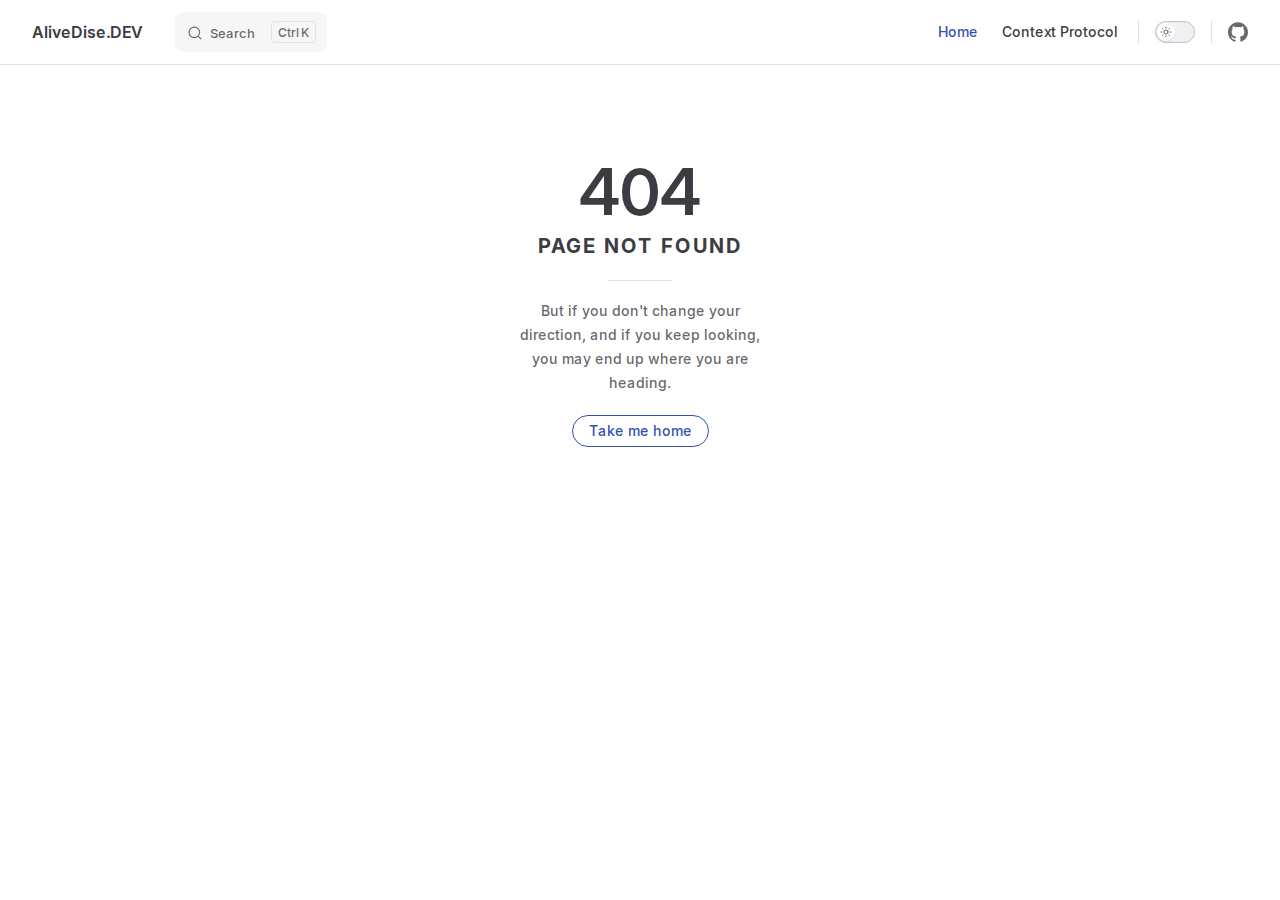
<file: plans/2026-03-04-interview-presentation-design.html>
<!DOCTYPE html>
<html lang="en-US" dir="ltr">
  <head>
    <meta charset="utf-8">
    <meta name="viewport" content="width=device-width,initial-scale=1">
    <title>Interview Presentation Design: &quot;From Builder to Multiplier&quot; | AliveDise.DEV</title>
    <meta name="description" content="Coding, Alive">
    <meta name="generator" content="VitePress v1.5.0">
    <link rel="preload stylesheet" href="/assets/style.f7qqDp7N.css" as="style">
    <link rel="preload stylesheet" href="/vp-icons.css" as="style">
    
    <script type="module" src="/assets/app.CmJlPAmb.js"></script>
    <link rel="preload" href="/assets/inter-roman-latin.Di8DUHzh.woff2" as="font" type="font/woff2" crossorigin="">
    <link rel="modulepreload" href="/assets/chunks/framework.CKjLqgBu.js">
    <link rel="modulepreload" href="/assets/chunks/theme.CnpiNE0H.js">
    <link rel="modulepreload" href="/assets/chunks/virtual_mermaid-config.DDnGl6nM.js">
    <link rel="modulepreload" href="/assets/plans_2026-03-04-interview-presentation-design.md.BfDmY6sV.lean.js">
    <script id="check-dark-mode">(()=>{const e=localStorage.getItem("vitepress-theme-appearance")||"auto",a=window.matchMedia("(prefers-color-scheme: dark)").matches;(!e||e==="auto"?a:e==="dark")&&document.documentElement.classList.add("dark")})();</script>
    <script id="check-mac-os">document.documentElement.classList.toggle("mac",/Mac|iPhone|iPod|iPad/i.test(navigator.platform));</script>
    <link rel="manifest" href="/manifest.webmanifest">
    <script id="vite-plugin-pwa:register-sw" src="/registerSW.js"></script>
  </head>
  <body>
    <div id="app"><div class="Layout" data-v-7e6dba2e><!--[--><!--]--><!--[--><span tabindex="-1" data-v-8c539837></span><a href="#VPContent" class="VPSkipLink visually-hidden" data-v-8c539837> Skip to content </a><!--]--><!----><header class="VPNav" data-v-7e6dba2e data-v-51cd7e26><div class="VPNavBar" data-v-51cd7e26 data-v-093d99ec><div class="wrapper" data-v-093d99ec><div class="container" data-v-093d99ec><div class="title" data-v-093d99ec><div class="VPNavBarTitle has-sidebar" data-v-093d99ec data-v-43938586><a class="title" href="/" data-v-43938586><!--[--><!--]--><!----><span data-v-43938586>AliveDise.DEV</span><!--[--><!--]--></a></div></div><div class="content" data-v-093d99ec><div class="content-body" data-v-093d99ec><!--[--><!--]--><div class="VPNavBarSearch search" data-v-093d99ec><!--[--><!----><div id="local-search"><button type="button" class="DocSearch DocSearch-Button" aria-label="Search"><span class="DocSearch-Button-Container"><span class="vp-icon DocSearch-Search-Icon"></span><span class="DocSearch-Button-Placeholder">Search</span></span><span class="DocSearch-Button-Keys"><kbd class="DocSearch-Button-Key"></kbd><kbd class="DocSearch-Button-Key">K</kbd></span></button></div><!--]--></div><nav aria-labelledby="main-nav-aria-label" class="VPNavBarMenu menu" data-v-093d99ec data-v-2f6407da><span id="main-nav-aria-label" class="visually-hidden" data-v-2f6407da> Main Navigation </span><!--[--><!--[--><a class="VPLink link VPNavBarMenuLink" href="/" tabindex="0" data-v-2f6407da data-v-9b4db7b1><!--[--><span data-v-9b4db7b1>Home</span><!--]--></a><!--]--><!--[--><a class="VPLink link VPNavBarMenuLink" href="/context-protocol" tabindex="0" data-v-2f6407da data-v-9b4db7b1><!--[--><span data-v-9b4db7b1>Context Protocol</span><!--]--></a><!--]--><!--]--></nav><!----><div class="VPNavBarAppearance appearance" data-v-093d99ec data-v-ea4eeffd><button class="VPSwitch VPSwitchAppearance" type="button" role="switch" title aria-checked="false" data-v-ea4eeffd data-v-e9143656 data-v-7ea3f26a><span class="check" data-v-7ea3f26a><span class="icon" data-v-7ea3f26a><!--[--><span class="vpi-sun sun" data-v-e9143656></span><span class="vpi-moon moon" data-v-e9143656></span><!--]--></span></span></button></div><div class="VPSocialLinks VPNavBarSocialLinks social-links" data-v-093d99ec data-v-c14e3417 data-v-a2e6cf08><!--[--><a class="VPSocialLink no-icon" href="https://github.com/alivedise" aria-label="github" target="_blank" rel="noopener" data-v-a2e6cf08 data-v-26db4279><span class="vpi-social-github"></span></a><!--]--></div><div class="VPFlyout VPNavBarExtra extra" data-v-093d99ec data-v-0a7057c5 data-v-f7efc769><button type="button" class="button" aria-haspopup="true" aria-expanded="false" aria-label="extra navigation" data-v-f7efc769><span class="vpi-more-horizontal icon" data-v-f7efc769></span></button><div class="menu" data-v-f7efc769><div class="VPMenu" data-v-f7efc769 data-v-fa1e1375><!----><!--[--><!--[--><!----><div class="group" data-v-0a7057c5><div class="item appearance" data-v-0a7057c5><p class="label" data-v-0a7057c5>Appearance</p><div class="appearance-action" data-v-0a7057c5><button class="VPSwitch VPSwitchAppearance" type="button" role="switch" title aria-checked="false" data-v-0a7057c5 data-v-e9143656 data-v-7ea3f26a><span class="check" data-v-7ea3f26a><span class="icon" data-v-7ea3f26a><!--[--><span class="vpi-sun sun" data-v-e9143656></span><span class="vpi-moon moon" data-v-e9143656></span><!--]--></span></span></button></div></div></div><div class="group" data-v-0a7057c5><div class="item social-links" data-v-0a7057c5><div class="VPSocialLinks social-links-list" data-v-0a7057c5 data-v-a2e6cf08><!--[--><a class="VPSocialLink no-icon" href="https://github.com/alivedise" aria-label="github" target="_blank" rel="noopener" data-v-a2e6cf08 data-v-26db4279><span class="vpi-social-github"></span></a><!--]--></div></div></div><!--]--><!--]--></div></div></div><!--[--><!--]--><button type="button" class="VPNavBarHamburger hamburger" aria-label="mobile navigation" aria-expanded="false" aria-controls="VPNavScreen" data-v-093d99ec data-v-50fb1dc9><span class="container" data-v-50fb1dc9><span class="top" data-v-50fb1dc9></span><span class="middle" data-v-50fb1dc9></span><span class="bottom" data-v-50fb1dc9></span></span></button></div></div></div></div><div class="divider" data-v-093d99ec><div class="divider-line" data-v-093d99ec></div></div></div><!----></header><div class="VPLocalNav has-sidebar empty" data-v-7e6dba2e data-v-6aae2d24><div class="container" data-v-6aae2d24><button class="menu" aria-expanded="false" aria-controls="VPSidebarNav" data-v-6aae2d24><span class="vpi-align-left menu-icon" data-v-6aae2d24></span><span class="menu-text" data-v-6aae2d24>Menu</span></button><div class="VPLocalNavOutlineDropdown" style="--vp-vh:0px;" data-v-6aae2d24 data-v-6cd5d8cd><button data-v-6cd5d8cd>Return to top</button><!----></div></div></div><aside class="VPSidebar" data-v-7e6dba2e data-v-4eb14c29><div class="curtain" data-v-4eb14c29></div><nav class="nav" id="VPSidebarNav" aria-labelledby="sidebar-aria-label" tabindex="-1" data-v-4eb14c29><span class="visually-hidden" id="sidebar-aria-label" data-v-4eb14c29> Sidebar Navigation </span><!--[--><!--]--><!--[--><div class="no-transition group" data-v-3426069f><section class="VPSidebarItem level-0" data-v-3426069f data-v-479fcb4a><div class="item" role="button" tabindex="0" data-v-479fcb4a><div class="indicator" data-v-479fcb4a></div><h2 class="text" data-v-479fcb4a>Web</h2><!----></div><div class="items" data-v-479fcb4a><!--[--><div class="VPSidebarItem level-1 is-link" data-v-479fcb4a data-v-479fcb4a><div class="item" data-v-479fcb4a><div class="indicator" data-v-479fcb4a></div><a class="VPLink link link" href="/context-protocol" data-v-479fcb4a><!--[--><p class="text" data-v-479fcb4a>Context Protocol</p><!--]--></a><!----></div><!----></div><!--]--></div></section></div><!--]--><!--[--><!--]--></nav></aside><div class="VPContent has-sidebar" id="VPContent" data-v-7e6dba2e data-v-83b72dfe><div class="VPDoc has-sidebar has-aside" data-v-83b72dfe data-v-35619090><!--[--><!--]--><div class="container" data-v-35619090><div class="aside" data-v-35619090><div class="aside-curtain" data-v-35619090></div><div class="aside-container" data-v-35619090><div class="aside-content" data-v-35619090><div class="VPDocAside" data-v-35619090 data-v-b6a3e219><!--[--><!--]--><!--[--><!--]--><nav aria-labelledby="doc-outline-aria-label" class="VPDocAsideOutline" data-v-b6a3e219 data-v-9ccfd55d><div class="content" data-v-9ccfd55d><div class="outline-marker" data-v-9ccfd55d></div><div aria-level="2" class="outline-title" id="doc-outline-aria-label" role="heading" data-v-9ccfd55d>On this page</div><ul class="VPDocOutlineItem root" data-v-9ccfd55d data-v-1c12a0aa><!--[--><!--]--></ul></div></nav><!--[--><!--]--><div class="spacer" data-v-b6a3e219></div><!--[--><!--]--><!----><!--[--><!--]--><!--[--><!--]--></div></div></div></div><div class="content" data-v-35619090><div class="content-container" data-v-35619090><!--[--><!--]--><main class="main" data-v-35619090><div style="position:relative;" class="vp-doc _plans_2026-03-04-interview-presentation-design" data-v-35619090><div><h1 id="interview-presentation-design-from-builder-to-multiplier" tabindex="-1">Interview Presentation Design: &quot;From Builder to Multiplier&quot; <a class="header-anchor" href="#interview-presentation-design-from-builder-to-multiplier" aria-label="Permalink to &quot;Interview Presentation Design: &quot;From Builder to Multiplier&quot;&quot;">​</a></h1><h2 id="overview" tabindex="-1">Overview <a class="header-anchor" href="#overview" aria-label="Permalink to &quot;Overview&quot;">​</a></h2><p>A 20-30 minute Slidev presentation for Staff/Principal Engineer interviews, showcasing 14+ years of career evolution from hands-on IC to organizational force multiplier.</p><h2 id="narrative-structure-the-multiplier-arc" tabindex="-1">Narrative Structure: The Multiplier Arc <a class="header-anchor" href="#narrative-structure-the-multiplier-arc" aria-label="Permalink to &quot;Narrative Structure: The Multiplier Arc&quot;">​</a></h2><p>Chronological career arc in three acts, demonstrating increasing blast radius of impact.</p><h2 id="slide-plan" tabindex="-1">Slide Plan <a class="header-anchor" href="#slide-plan" aria-label="Permalink to &quot;Slide Plan&quot;">​</a></h2><h3 id="opening-1-5-min" tabindex="-1">Opening (1.5 min) <a class="header-anchor" href="#opening-1-5-min" aria-label="Permalink to &quot;Opening (1.5 min)&quot;">​</a></h3><table tabindex="0"><thead><tr><th>#</th><th>Slide</th><th>Content</th></tr></thead><tbody><tr><td>1</td><td>Title</td><td>&quot;From Builder to Multiplier: 14 Years of Growing Engineering Impact&quot; -- Name, Staff+ objective, one-liner</td></tr><tr><td>2</td><td>Career Timeline</td><td>Visual timeline: VIVOTEK (2010) -&gt; Mozilla (2012) -&gt; Acadine (2015) -&gt; KaiOS (2016) -&gt; VIVOTEK (2020-present)</td></tr></tbody></table><h3 id="act-1-builder-5-min" tabindex="-1">Act 1: Builder (5 min) <a class="header-anchor" href="#act-1-builder-5-min" aria-label="Permalink to &quot;Act 1: Builder (5 min)&quot;">​</a></h3><table tabindex="0"><thead><tr><th>#</th><th>Slide</th><th>Content</th></tr></thead><tbody><tr><td>3</td><td>Firefox OS: Window Management</td><td>Sole designer/implementer of window mgmt for a mobile OS. Architecture diagram. ~600 commits, ~1200 reviews, ~500 bugs.</td></tr><tr><td>4</td><td>KaiOS: React Migration</td><td>Refactored entire OS UI with React/ES6. -20MB memory, -10s boot time.</td></tr><tr><td>5</td><td>Builder Takeaway</td><td>&quot;Deep system-level expertise, shipping under real constraints&quot;</td></tr></tbody></table><h3 id="act-2-architect-7-min" tabindex="-1">Act 2: Architect (7 min) <a class="header-anchor" href="#act-2-architect-7-min" aria-label="Permalink to &quot;Act 2: Architect (7 min)&quot;">​</a></h3><table tabindex="0"><thead><tr><th>#</th><th>Slide</th><th>Content</th></tr></thead><tbody><tr><td>6</td><td>Platform Vision</td><td>The problem: 4 product lines (NVR, VORTEX, Reseller Portal, VPP), fragmented codebases</td></tr><tr><td>7</td><td>Monorepo + Microfrontend</td><td>pnpm workspaces unifying 4 products, Module Federation for independent deployments, semantic-release</td></tr><tr><td>8</td><td>VAOM</td><td>4 teams duplicating video analytics visualization -&gt; 1 shared module adopted across all platforms. Later transferred ownership.</td></tr><tr><td>9</td><td>VORTEX OpenAPI + RFC 9457</td><td>Third-party integration via web components (March Networks, DeltaGrid). 235+ error mappings.</td></tr><tr><td>10</td><td>Architect Takeaway</td><td>&quot;Seeing duplication as a system problem, not a team problem&quot;</td></tr></tbody></table><h3 id="act-3-multiplier-10-min" tabindex="-1">Act 3: Multiplier (10 min) <a class="header-anchor" href="#act-3-multiplier-10-min" aria-label="Permalink to &quot;Act 3: Multiplier (10 min)&quot;">​</a></h3><table tabindex="0"><thead><tr><th>#</th><th>Slide</th><th>Content</th></tr></thead><tbody><tr><td>11</td><td>API Governance</td><td>ADP framework, 3 training courses, 17+ API groups under migration, roundtable culture</td></tr><tr><td>12</td><td>The AI Shift</td><td>Context: why methodology matters more than tools</td></tr><tr><td>13</td><td>HADLC Methodology</td><td>5-phase diagram: Human-Centric Inception -&gt; Agent-Oriented Inception -&gt; Breakdown -&gt; Construction -&gt; Operations</td></tr><tr><td>14</td><td>E-Map: Proof of Concept</td><td>OpenSpec-driven delivery, live screenshots (web + iOS), shipped product</td></tr><tr><td>15</td><td>Community &amp; Mentoring</td><td>Scaled frontend community 2-&gt;20+, DadaFly mentor, training curricula, cross-department conferences</td></tr></tbody></table><h3 id="close-3-min" tabindex="-1">Close (3 min) <a class="header-anchor" href="#close-3-min" aria-label="Permalink to &quot;Close (3 min)&quot;">​</a></h3><table tabindex="0"><thead><tr><th>#</th><th>Slide</th><th>Content</th></tr></thead><tbody><tr><td>16</td><td>Impact Summary</td><td>Key metrics: 14+ years, 3 OSes, 600+ commits (FxOS), 235+ error mappings, 4 products unified, 17+ API groups, community 2-&gt;20+, E-Map shipped via HADLC</td></tr><tr><td>17</td><td>What I Bring</td><td>Vision for Staff+ impact: platform thinking, methodology design, multiplier mindset</td></tr><tr><td>18</td><td>Thank You + Q&amp;A</td><td>Contact info, links (alivedise.dev, speakerdeck, github)</td></tr></tbody></table><p><strong>Total: 18 slides, ~25 minutes</strong></p><h2 id="visual-design" tabindex="-1">Visual Design <a class="header-anchor" href="#visual-design" aria-label="Permalink to &quot;Visual Design&quot;">​</a></h2><ul><li><strong>Tool:</strong> Slidev</li><li><strong>Theme:</strong> <code>seriph</code> (dark background, clean, professional)</li><li><strong>Color coding:</strong> Blue (Act 1: Builder), Teal (Act 2: Architect), Orange (Act 3: Multiplier)</li><li><strong>Diagrams:</strong> Mermaid inline</li><li><strong>Screenshots:</strong> Reuse from existing presentations (E-Map, HADLC)</li><li><strong>Style:</strong> Minimal text per slide, visuals and metrics forward, speaker notes for talking points</li></ul><h2 id="asset-sources" tabindex="-1">Asset Sources <a class="header-anchor" href="#asset-sources" aria-label="Permalink to &quot;Asset Sources&quot;">​</a></h2><ul><li>E-Map screenshots: <code>projects/ai-coding-report-2025/public/images/emap-*.png</code></li><li>HADLC/excalidraw diagrams: <code>presentations/agentic-dev-sharing-rd-managers-20260211/public/hadlc-*.excalidraw</code></li><li>Additional E-Map screenshots: <code>presentations/agentic-dev-sharing-rd-managers-20260211/public/emap-*.png</code></li></ul><h2 id="project-location" tabindex="-1">Project Location <a class="header-anchor" href="#project-location" aria-label="Permalink to &quot;Project Location&quot;">​</a></h2><p><code>presentations/interview-works-introduction/</code></p><h2 id="key-messaging-per-act" tabindex="-1">Key Messaging Per Act <a class="header-anchor" href="#key-messaging-per-act" aria-label="Permalink to &quot;Key Messaging Per Act&quot;">​</a></h2><h3 id="act-1-staff-signal" tabindex="-1">Act 1 -- Staff Signal <a class="header-anchor" href="#act-1-staff-signal" aria-label="Permalink to &quot;Act 1 -- Staff Signal&quot;">​</a></h3><p>Owned a critical OS subsystem end-to-end. Deep technical depth under shipping pressure.</p><h3 id="act-2-staff-signal" tabindex="-1">Act 2 -- Staff Signal <a class="header-anchor" href="#act-2-staff-signal" aria-label="Permalink to &quot;Act 2 -- Staff Signal&quot;">​</a></h3><p>Saw fragmentation across teams as a system problem. Built shared infrastructure (monorepo, VAOM, OpenAPI) that unified 4 product lines. Designed for handoff, not ownership hoarding.</p><h3 id="act-3-staff-signal" tabindex="-1">Act 3 -- Staff Signal <a class="header-anchor" href="#act-3-staff-signal" aria-label="Permalink to &quot;Act 3 -- Staff Signal&quot;">​</a></h3><p>Moved beyond building systems to changing how an organization works. Designed HADLC methodology, proved it with E-Map, established API governance, scaled engineering community. &quot;10x others instead of only 10x yourself.&quot;</p></div></div></main><footer class="VPDocFooter" data-v-35619090 data-v-838a3d10><!--[--><!--]--><!----><nav class="prev-next" aria-labelledby="doc-footer-aria-label" data-v-838a3d10><span class="visually-hidden" id="doc-footer-aria-label" data-v-838a3d10>Pager</span><div class="pager" data-v-838a3d10><!----></div><div class="pager" data-v-838a3d10><a class="VPLink link pager-link next" href="/context-protocol" data-v-838a3d10><!--[--><span class="desc" data-v-838a3d10>Next page</span><span class="title" data-v-838a3d10>Context Protocol</span><!--]--></a></div></nav></footer><!--[--><!--]--></div></div></div><!--[--><!--]--></div></div><!----><!--[--><!--]--></div></div>
    <script>window.__VP_HASH_MAP__=JSON.parse("{\"ai-coding-adoption-playbook.md\":\"CQmMz--t\",\"ai-coding-adoption-playbook.zh-tw.md\":\"aNJ4zAPy\",\"context-protocol.md\":\"B3FujnG7\",\"index.md\":\"CJQCcinx\",\"javascript-signals-guide.md\":\"Bs3zqTFE\",\"plans_2026-02-09-agentic-dev-experience-sharing-agenda-summary.md\":\"CQv1Yw6A\",\"plans_2026-02-09-agentic-dev-experience-sharing-agenda.md\":\"xNqS-le3\",\"plans_2026-02-10-hadlc-demo-design.md\":\"B7_ML_Ad\",\"plans_2026-02-10-hadlc-draggable-windows-design.md\":\"NoY-j4_R\",\"plans_2026-02-17-grimoire-backend-learning-design.md\":\"BN6PY6H3\",\"plans_2026-02-17-grimoire-implementation-plan.md\":\"dfqNa1Gk\",\"plans_2026-03-04-interview-presentation-design.md\":\"BfDmY6sV\",\"plans_2026-03-04-interview-presentation-plan.md\":\"BmBN8Epn\",\"plans_2026-03-17-kiro-refactor-streaming-plan.md\":\"BJKJgmLO\",\"superpowers_plans_2026-03-29-worldsim-m1-world-exists.md\":\"DDu0bkNn\",\"superpowers_plans_2026-03-29-worldsim-m2-agents-walk.md\":\"BEoYivpc\",\"superpowers_plans_2026-03-29-worldsim-m3-agents-think.md\":\"BjW3bEdr\",\"superpowers_plans_2026-03-29-worldsim-m4-agents-remember.md\":\"CZBEMWZt\",\"superpowers_plans_2026-03-29-worldsim-m5-crafting-skills.md\":\"Bc_HVLxo\",\"superpowers_plans_2026-03-29-worldsim-m6-agents-trade.md\":\"U9i7Gs2p\",\"superpowers_plans_2026-03-29-worldsim-m6.5-observable-dashboard.md\":\"B53XfkYj\",\"superpowers_specs_2026-03-28-worldsim-design.md\":\"AL7MkqBV\"}");window.__VP_SITE_DATA__=JSON.parse("{\"lang\":\"en-US\",\"dir\":\"ltr\",\"title\":\"AliveDise.DEV\",\"description\":\"Coding, Alive\",\"base\":\"/\",\"head\":[],\"router\":{\"prefetchLinks\":true},\"appearance\":true,\"themeConfig\":{\"nav\":[{\"text\":\"Home\",\"link\":\"/\"},{\"text\":\"Context Protocol\",\"link\":\"/context-protocol\"}],\"sidebar\":[{\"text\":\"Web\",\"items\":[{\"text\":\"Context Protocol\",\"link\":\"/context-protocol\"}]}],\"socialLinks\":[{\"icon\":\"github\",\"link\":\"https://github.com/alivedise\"}],\"search\":{\"provider\":\"local\"}},\"locales\":{},\"scrollOffset\":134,\"cleanUrls\":true}");</script>
    
  </body>
</html>
</file>
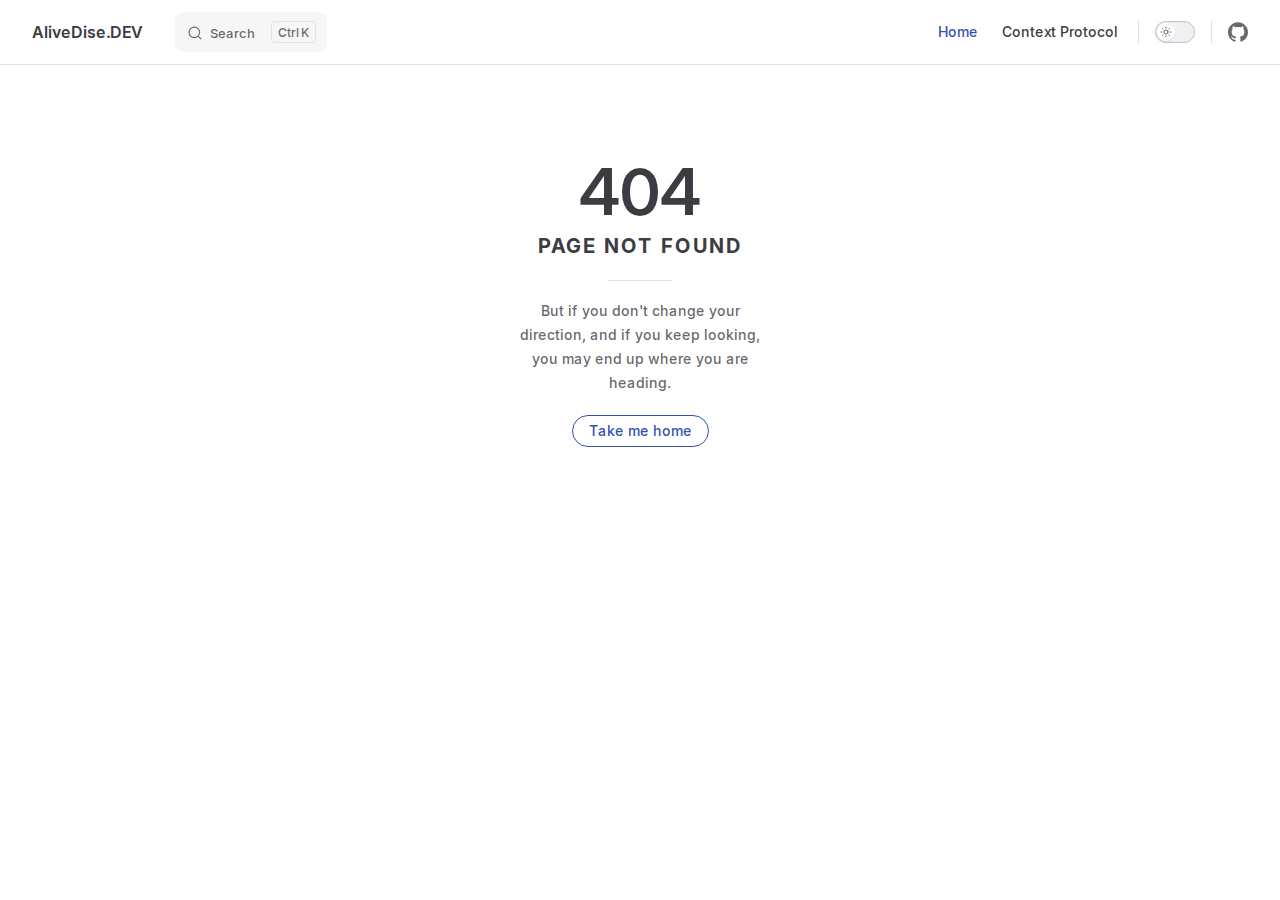
<file: plans/2026-03-04-interview-presentation-plan.html>
<!DOCTYPE html>
<html lang="en-US" dir="ltr">
  <head>
    <meta charset="utf-8">
    <meta name="viewport" content="width=device-width,initial-scale=1">
    <title>Interview Presentation Implementation Plan | AliveDise.DEV</title>
    <meta name="description" content="Coding, Alive">
    <meta name="generator" content="VitePress v1.5.0">
    <link rel="preload stylesheet" href="/assets/style.f7qqDp7N.css" as="style">
    <link rel="preload stylesheet" href="/vp-icons.css" as="style">
    
    <script type="module" src="/assets/app.CmJlPAmb.js"></script>
    <link rel="preload" href="/assets/inter-roman-latin.Di8DUHzh.woff2" as="font" type="font/woff2" crossorigin="">
    <link rel="modulepreload" href="/assets/chunks/framework.CKjLqgBu.js">
    <link rel="modulepreload" href="/assets/chunks/theme.CnpiNE0H.js">
    <link rel="modulepreload" href="/assets/chunks/virtual_mermaid-config.DDnGl6nM.js">
    <link rel="modulepreload" href="/assets/plans_2026-03-04-interview-presentation-plan.md.BmBN8Epn.lean.js">
    <script id="check-dark-mode">(()=>{const e=localStorage.getItem("vitepress-theme-appearance")||"auto",a=window.matchMedia("(prefers-color-scheme: dark)").matches;(!e||e==="auto"?a:e==="dark")&&document.documentElement.classList.add("dark")})();</script>
    <script id="check-mac-os">document.documentElement.classList.toggle("mac",/Mac|iPhone|iPod|iPad/i.test(navigator.platform));</script>
    <link rel="manifest" href="/manifest.webmanifest">
    <script id="vite-plugin-pwa:register-sw" src="/registerSW.js"></script>
  </head>
  <body>
    <div id="app"><div class="Layout" data-v-7e6dba2e><!--[--><!--]--><!--[--><span tabindex="-1" data-v-8c539837></span><a href="#VPContent" class="VPSkipLink visually-hidden" data-v-8c539837> Skip to content </a><!--]--><!----><header class="VPNav" data-v-7e6dba2e data-v-51cd7e26><div class="VPNavBar" data-v-51cd7e26 data-v-093d99ec><div class="wrapper" data-v-093d99ec><div class="container" data-v-093d99ec><div class="title" data-v-093d99ec><div class="VPNavBarTitle has-sidebar" data-v-093d99ec data-v-43938586><a class="title" href="/" data-v-43938586><!--[--><!--]--><!----><span data-v-43938586>AliveDise.DEV</span><!--[--><!--]--></a></div></div><div class="content" data-v-093d99ec><div class="content-body" data-v-093d99ec><!--[--><!--]--><div class="VPNavBarSearch search" data-v-093d99ec><!--[--><!----><div id="local-search"><button type="button" class="DocSearch DocSearch-Button" aria-label="Search"><span class="DocSearch-Button-Container"><span class="vp-icon DocSearch-Search-Icon"></span><span class="DocSearch-Button-Placeholder">Search</span></span><span class="DocSearch-Button-Keys"><kbd class="DocSearch-Button-Key"></kbd><kbd class="DocSearch-Button-Key">K</kbd></span></button></div><!--]--></div><nav aria-labelledby="main-nav-aria-label" class="VPNavBarMenu menu" data-v-093d99ec data-v-2f6407da><span id="main-nav-aria-label" class="visually-hidden" data-v-2f6407da> Main Navigation </span><!--[--><!--[--><a class="VPLink link VPNavBarMenuLink" href="/" tabindex="0" data-v-2f6407da data-v-9b4db7b1><!--[--><span data-v-9b4db7b1>Home</span><!--]--></a><!--]--><!--[--><a class="VPLink link VPNavBarMenuLink" href="/context-protocol" tabindex="0" data-v-2f6407da data-v-9b4db7b1><!--[--><span data-v-9b4db7b1>Context Protocol</span><!--]--></a><!--]--><!--]--></nav><!----><div class="VPNavBarAppearance appearance" data-v-093d99ec data-v-ea4eeffd><button class="VPSwitch VPSwitchAppearance" type="button" role="switch" title aria-checked="false" data-v-ea4eeffd data-v-e9143656 data-v-7ea3f26a><span class="check" data-v-7ea3f26a><span class="icon" data-v-7ea3f26a><!--[--><span class="vpi-sun sun" data-v-e9143656></span><span class="vpi-moon moon" data-v-e9143656></span><!--]--></span></span></button></div><div class="VPSocialLinks VPNavBarSocialLinks social-links" data-v-093d99ec data-v-c14e3417 data-v-a2e6cf08><!--[--><a class="VPSocialLink no-icon" href="https://github.com/alivedise" aria-label="github" target="_blank" rel="noopener" data-v-a2e6cf08 data-v-26db4279><span class="vpi-social-github"></span></a><!--]--></div><div class="VPFlyout VPNavBarExtra extra" data-v-093d99ec data-v-0a7057c5 data-v-f7efc769><button type="button" class="button" aria-haspopup="true" aria-expanded="false" aria-label="extra navigation" data-v-f7efc769><span class="vpi-more-horizontal icon" data-v-f7efc769></span></button><div class="menu" data-v-f7efc769><div class="VPMenu" data-v-f7efc769 data-v-fa1e1375><!----><!--[--><!--[--><!----><div class="group" data-v-0a7057c5><div class="item appearance" data-v-0a7057c5><p class="label" data-v-0a7057c5>Appearance</p><div class="appearance-action" data-v-0a7057c5><button class="VPSwitch VPSwitchAppearance" type="button" role="switch" title aria-checked="false" data-v-0a7057c5 data-v-e9143656 data-v-7ea3f26a><span class="check" data-v-7ea3f26a><span class="icon" data-v-7ea3f26a><!--[--><span class="vpi-sun sun" data-v-e9143656></span><span class="vpi-moon moon" data-v-e9143656></span><!--]--></span></span></button></div></div></div><div class="group" data-v-0a7057c5><div class="item social-links" data-v-0a7057c5><div class="VPSocialLinks social-links-list" data-v-0a7057c5 data-v-a2e6cf08><!--[--><a class="VPSocialLink no-icon" href="https://github.com/alivedise" aria-label="github" target="_blank" rel="noopener" data-v-a2e6cf08 data-v-26db4279><span class="vpi-social-github"></span></a><!--]--></div></div></div><!--]--><!--]--></div></div></div><!--[--><!--]--><button type="button" class="VPNavBarHamburger hamburger" aria-label="mobile navigation" aria-expanded="false" aria-controls="VPNavScreen" data-v-093d99ec data-v-50fb1dc9><span class="container" data-v-50fb1dc9><span class="top" data-v-50fb1dc9></span><span class="middle" data-v-50fb1dc9></span><span class="bottom" data-v-50fb1dc9></span></span></button></div></div></div></div><div class="divider" data-v-093d99ec><div class="divider-line" data-v-093d99ec></div></div></div><!----></header><div class="VPLocalNav has-sidebar empty" data-v-7e6dba2e data-v-6aae2d24><div class="container" data-v-6aae2d24><button class="menu" aria-expanded="false" aria-controls="VPSidebarNav" data-v-6aae2d24><span class="vpi-align-left menu-icon" data-v-6aae2d24></span><span class="menu-text" data-v-6aae2d24>Menu</span></button><div class="VPLocalNavOutlineDropdown" style="--vp-vh:0px;" data-v-6aae2d24 data-v-6cd5d8cd><button data-v-6cd5d8cd>Return to top</button><!----></div></div></div><aside class="VPSidebar" data-v-7e6dba2e data-v-4eb14c29><div class="curtain" data-v-4eb14c29></div><nav class="nav" id="VPSidebarNav" aria-labelledby="sidebar-aria-label" tabindex="-1" data-v-4eb14c29><span class="visually-hidden" id="sidebar-aria-label" data-v-4eb14c29> Sidebar Navigation </span><!--[--><!--]--><!--[--><div class="no-transition group" data-v-3426069f><section class="VPSidebarItem level-0" data-v-3426069f data-v-479fcb4a><div class="item" role="button" tabindex="0" data-v-479fcb4a><div class="indicator" data-v-479fcb4a></div><h2 class="text" data-v-479fcb4a>Web</h2><!----></div><div class="items" data-v-479fcb4a><!--[--><div class="VPSidebarItem level-1 is-link" data-v-479fcb4a data-v-479fcb4a><div class="item" data-v-479fcb4a><div class="indicator" data-v-479fcb4a></div><a class="VPLink link link" href="/context-protocol" data-v-479fcb4a><!--[--><p class="text" data-v-479fcb4a>Context Protocol</p><!--]--></a><!----></div><!----></div><!--]--></div></section></div><!--]--><!--[--><!--]--></nav></aside><div class="VPContent has-sidebar" id="VPContent" data-v-7e6dba2e data-v-83b72dfe><div class="VPDoc has-sidebar has-aside" data-v-83b72dfe data-v-35619090><!--[--><!--]--><div class="container" data-v-35619090><div class="aside" data-v-35619090><div class="aside-curtain" data-v-35619090></div><div class="aside-container" data-v-35619090><div class="aside-content" data-v-35619090><div class="VPDocAside" data-v-35619090 data-v-b6a3e219><!--[--><!--]--><!--[--><!--]--><nav aria-labelledby="doc-outline-aria-label" class="VPDocAsideOutline" data-v-b6a3e219 data-v-9ccfd55d><div class="content" data-v-9ccfd55d><div class="outline-marker" data-v-9ccfd55d></div><div aria-level="2" class="outline-title" id="doc-outline-aria-label" role="heading" data-v-9ccfd55d>On this page</div><ul class="VPDocOutlineItem root" data-v-9ccfd55d data-v-1c12a0aa><!--[--><!--]--></ul></div></nav><!--[--><!--]--><div class="spacer" data-v-b6a3e219></div><!--[--><!--]--><!----><!--[--><!--]--><!--[--><!--]--></div></div></div></div><div class="content" data-v-35619090><div class="content-container" data-v-35619090><!--[--><!--]--><main class="main" data-v-35619090><div style="position:relative;" class="vp-doc _plans_2026-03-04-interview-presentation-plan" data-v-35619090><div><h1 id="interview-presentation-implementation-plan" tabindex="-1">Interview Presentation Implementation Plan <a class="header-anchor" href="#interview-presentation-implementation-plan" aria-label="Permalink to &quot;Interview Presentation Implementation Plan&quot;">​</a></h1><blockquote><p><strong>For Claude:</strong> REQUIRED SUB-SKILL: Use superpowers:executing-plans to implement this plan task-by-task.</p></blockquote><p><strong>Goal:</strong> Build a Slidev presentation &quot;From Builder to Multiplier&quot; for Staff/Principal Engineer interviews, 18 slides, ~25 minutes.</p><p><strong>Architecture:</strong> Single <code>slides.md</code> file with Slidev frontmatter, Mermaid diagrams inline, excalidraw diagrams for HADLC, and image assets copied from existing presentations. Speaker notes embedded per slide.</p><p><strong>Tech Stack:</strong> Slidev ^51.x, @slidev/theme-seriph, slidev-addon-excalidraw, Mermaid</p><hr><h3 id="task-1-scaffold-slidev-project" tabindex="-1">Task 1: Scaffold Slidev Project <a class="header-anchor" href="#task-1-scaffold-slidev-project" aria-label="Permalink to &quot;Task 1: Scaffold Slidev Project&quot;">​</a></h3><p><strong>Files:</strong></p><ul><li>Create: <code>presentations/interview-works-introduction/package.json</code></li><li>Create: <code>presentations/interview-works-introduction/.gitignore</code></li></ul><p><strong>Step 1: Create project directory</strong></p><p>Run: <code>mkdir -p presentations/interview-works-introduction/public</code></p><p><strong>Step 2: Create package.json</strong></p><div class="language-json vp-adaptive-theme"><button title="Copy Code" class="copy"></button><span class="lang">json</span><pre class="shiki shiki-themes github-light github-dark vp-code" tabindex="0"><code><span class="line"><span style="--shiki-light:#24292E;--shiki-dark:#E1E4E8;">{</span></span>
<span class="line"><span style="--shiki-light:#005CC5;--shiki-dark:#79B8FF;">  &quot;name&quot;</span><span style="--shiki-light:#24292E;--shiki-dark:#E1E4E8;">: </span><span style="--shiki-light:#032F62;--shiki-dark:#9ECBFF;">&quot;interview-works-introduction&quot;</span><span style="--shiki-light:#24292E;--shiki-dark:#E1E4E8;">,</span></span>
<span class="line"><span style="--shiki-light:#005CC5;--shiki-dark:#79B8FF;">  &quot;private&quot;</span><span style="--shiki-light:#24292E;--shiki-dark:#E1E4E8;">: </span><span style="--shiki-light:#005CC5;--shiki-dark:#79B8FF;">true</span><span style="--shiki-light:#24292E;--shiki-dark:#E1E4E8;">,</span></span>
<span class="line"><span style="--shiki-light:#005CC5;--shiki-dark:#79B8FF;">  &quot;scripts&quot;</span><span style="--shiki-light:#24292E;--shiki-dark:#E1E4E8;">: {</span></span>
<span class="line"><span style="--shiki-light:#005CC5;--shiki-dark:#79B8FF;">    &quot;dev&quot;</span><span style="--shiki-light:#24292E;--shiki-dark:#E1E4E8;">: </span><span style="--shiki-light:#032F62;--shiki-dark:#9ECBFF;">&quot;slidev&quot;</span><span style="--shiki-light:#24292E;--shiki-dark:#E1E4E8;">,</span></span>
<span class="line"><span style="--shiki-light:#005CC5;--shiki-dark:#79B8FF;">    &quot;build&quot;</span><span style="--shiki-light:#24292E;--shiki-dark:#E1E4E8;">: </span><span style="--shiki-light:#032F62;--shiki-dark:#9ECBFF;">&quot;slidev build&quot;</span><span style="--shiki-light:#24292E;--shiki-dark:#E1E4E8;">,</span></span>
<span class="line"><span style="--shiki-light:#005CC5;--shiki-dark:#79B8FF;">    &quot;export&quot;</span><span style="--shiki-light:#24292E;--shiki-dark:#E1E4E8;">: </span><span style="--shiki-light:#032F62;--shiki-dark:#9ECBFF;">&quot;slidev export&quot;</span></span>
<span class="line"><span style="--shiki-light:#24292E;--shiki-dark:#E1E4E8;">  },</span></span>
<span class="line"><span style="--shiki-light:#005CC5;--shiki-dark:#79B8FF;">  &quot;dependencies&quot;</span><span style="--shiki-light:#24292E;--shiki-dark:#E1E4E8;">: {</span></span>
<span class="line"><span style="--shiki-light:#005CC5;--shiki-dark:#79B8FF;">    &quot;@slidev/cli&quot;</span><span style="--shiki-light:#24292E;--shiki-dark:#E1E4E8;">: </span><span style="--shiki-light:#032F62;--shiki-dark:#9ECBFF;">&quot;^51.6.3&quot;</span><span style="--shiki-light:#24292E;--shiki-dark:#E1E4E8;">,</span></span>
<span class="line"><span style="--shiki-light:#005CC5;--shiki-dark:#79B8FF;">    &quot;@slidev/theme-seriph&quot;</span><span style="--shiki-light:#24292E;--shiki-dark:#E1E4E8;">: </span><span style="--shiki-light:#032F62;--shiki-dark:#9ECBFF;">&quot;^0.25.0&quot;</span><span style="--shiki-light:#24292E;--shiki-dark:#E1E4E8;">,</span></span>
<span class="line"><span style="--shiki-light:#005CC5;--shiki-dark:#79B8FF;">    &quot;slidev-addon-excalidraw&quot;</span><span style="--shiki-light:#24292E;--shiki-dark:#E1E4E8;">: </span><span style="--shiki-light:#032F62;--shiki-dark:#9ECBFF;">&quot;^1.0.4&quot;</span></span>
<span class="line"><span style="--shiki-light:#24292E;--shiki-dark:#E1E4E8;">  }</span></span>
<span class="line"><span style="--shiki-light:#24292E;--shiki-dark:#E1E4E8;">}</span></span></code></pre></div><p><strong>Step 3: Create .gitignore</strong></p><div class="language- vp-adaptive-theme"><button title="Copy Code" class="copy"></button><span class="lang"></span><pre class="shiki shiki-themes github-light github-dark vp-code" tabindex="0"><code><span class="line"><span>node_modules</span></span>
<span class="line"><span>dist</span></span>
<span class="line"><span>.slidev</span></span></code></pre></div><p><strong>Step 4: Install dependencies</strong></p><p>Run: <code>cd presentations/interview-works-introduction &amp;&amp; pnpm install</code></p><p><strong>Step 5: Commit</strong></p><div class="language-bash vp-adaptive-theme"><button title="Copy Code" class="copy"></button><span class="lang">bash</span><pre class="shiki shiki-themes github-light github-dark vp-code" tabindex="0"><code><span class="line"><span style="--shiki-light:#6F42C1;--shiki-dark:#B392F0;">git</span><span style="--shiki-light:#032F62;--shiki-dark:#9ECBFF;"> add</span><span style="--shiki-light:#032F62;--shiki-dark:#9ECBFF;"> presentations/interview-works-introduction/package.json</span><span style="--shiki-light:#032F62;--shiki-dark:#9ECBFF;"> presentations/interview-works-introduction/.gitignore</span><span style="--shiki-light:#032F62;--shiki-dark:#9ECBFF;"> presentations/interview-works-introduction/pnpm-lock.yaml</span></span>
<span class="line"><span style="--shiki-light:#6F42C1;--shiki-dark:#B392F0;">git</span><span style="--shiki-light:#032F62;--shiki-dark:#9ECBFF;"> commit</span><span style="--shiki-light:#005CC5;--shiki-dark:#79B8FF;"> -m</span><span style="--shiki-light:#032F62;--shiki-dark:#9ECBFF;"> &quot;chore: scaffold interview presentation project&quot;</span></span></code></pre></div><hr><h3 id="task-2-copy-reusable-assets" tabindex="-1">Task 2: Copy Reusable Assets <a class="header-anchor" href="#task-2-copy-reusable-assets" aria-label="Permalink to &quot;Task 2: Copy Reusable Assets&quot;">​</a></h3><p><strong>Files:</strong></p><ul><li>Copy to: <code>presentations/interview-works-introduction/public/</code></li></ul><p><strong>Step 1: Copy E-Map screenshots from ai-coding-report</strong></p><div class="language-bash vp-adaptive-theme"><button title="Copy Code" class="copy"></button><span class="lang">bash</span><pre class="shiki shiki-themes github-light github-dark vp-code" tabindex="0"><code><span class="line"><span style="--shiki-light:#6F42C1;--shiki-dark:#B392F0;">cp</span><span style="--shiki-light:#032F62;--shiki-dark:#9ECBFF;"> projects/ai-coding-report-2025/public/images/emap-view-mode.png</span><span style="--shiki-light:#032F62;--shiki-dark:#9ECBFF;"> presentations/interview-works-introduction/public/</span></span>
<span class="line"><span style="--shiki-light:#6F42C1;--shiki-dark:#B392F0;">cp</span><span style="--shiki-light:#032F62;--shiki-dark:#9ECBFF;"> projects/ai-coding-report-2025/public/images/emap-edit-mode.png</span><span style="--shiki-light:#032F62;--shiki-dark:#9ECBFF;"> presentations/interview-works-introduction/public/</span></span>
<span class="line"><span style="--shiki-light:#6F42C1;--shiki-dark:#B392F0;">cp</span><span style="--shiki-light:#032F62;--shiki-dark:#9ECBFF;"> projects/ai-coding-report-2025/public/images/emap-empty-state.png</span><span style="--shiki-light:#032F62;--shiki-dark:#9ECBFF;"> presentations/interview-works-introduction/public/</span></span></code></pre></div><p><strong>Step 2: Copy E-Map mobile screenshots</strong></p><div class="language-bash vp-adaptive-theme"><button title="Copy Code" class="copy"></button><span class="lang">bash</span><pre class="shiki shiki-themes github-light github-dark vp-code" tabindex="0"><code><span class="line"><span style="--shiki-light:#6F42C1;--shiki-dark:#B392F0;">cp</span><span style="--shiki-light:#032F62;--shiki-dark:#9ECBFF;"> presentations/agentic-dev-sharing-rd-managers-20260211/public/emap-ios-floorplan.png</span><span style="--shiki-light:#032F62;--shiki-dark:#9ECBFF;"> presentations/interview-works-introduction/public/</span></span>
<span class="line"><span style="--shiki-light:#6F42C1;--shiki-dark:#B392F0;">cp</span><span style="--shiki-light:#032F62;--shiki-dark:#9ECBFF;"> presentations/agentic-dev-sharing-rd-managers-20260211/public/emap-ios-streaming.png</span><span style="--shiki-light:#032F62;--shiki-dark:#9ECBFF;"> presentations/interview-works-introduction/public/</span></span></code></pre></div><p><strong>Step 3: Copy HADLC excalidraw diagrams</strong></p><div class="language-bash vp-adaptive-theme"><button title="Copy Code" class="copy"></button><span class="lang">bash</span><pre class="shiki shiki-themes github-light github-dark vp-code" tabindex="0"><code><span class="line"><span style="--shiki-light:#6F42C1;--shiki-dark:#B392F0;">cp</span><span style="--shiki-light:#032F62;--shiki-dark:#9ECBFF;"> presentations/agentic-dev-sharing-rd-managers-20260211/public/hadlc-flow.excalidraw</span><span style="--shiki-light:#032F62;--shiki-dark:#9ECBFF;"> presentations/interview-works-introduction/public/</span></span>
<span class="line"><span style="--shiki-light:#6F42C1;--shiki-dark:#B392F0;">cp</span><span style="--shiki-light:#032F62;--shiki-dark:#9ECBFF;"> presentations/agentic-dev-sharing-rd-managers-20260211/public/hadlc-phase1.excalidraw</span><span style="--shiki-light:#032F62;--shiki-dark:#9ECBFF;"> presentations/interview-works-introduction/public/</span></span>
<span class="line"><span style="--shiki-light:#6F42C1;--shiki-dark:#B392F0;">cp</span><span style="--shiki-light:#032F62;--shiki-dark:#9ECBFF;"> presentations/agentic-dev-sharing-rd-managers-20260211/public/hadlc-phase2.excalidraw</span><span style="--shiki-light:#032F62;--shiki-dark:#9ECBFF;"> presentations/interview-works-introduction/public/</span></span>
<span class="line"><span style="--shiki-light:#6F42C1;--shiki-dark:#B392F0;">cp</span><span style="--shiki-light:#032F62;--shiki-dark:#9ECBFF;"> presentations/agentic-dev-sharing-rd-managers-20260211/public/hadlc-phase3.excalidraw</span><span style="--shiki-light:#032F62;--shiki-dark:#9ECBFF;"> presentations/interview-works-introduction/public/</span></span>
<span class="line"><span style="--shiki-light:#6F42C1;--shiki-dark:#B392F0;">cp</span><span style="--shiki-light:#032F62;--shiki-dark:#9ECBFF;"> presentations/agentic-dev-sharing-rd-managers-20260211/public/hadlc-phase4.excalidraw</span><span style="--shiki-light:#032F62;--shiki-dark:#9ECBFF;"> presentations/interview-works-introduction/public/</span></span>
<span class="line"><span style="--shiki-light:#6F42C1;--shiki-dark:#B392F0;">cp</span><span style="--shiki-light:#032F62;--shiki-dark:#9ECBFF;"> presentations/agentic-dev-sharing-rd-managers-20260211/public/hadlc-phase5.excalidraw</span><span style="--shiki-light:#032F62;--shiki-dark:#9ECBFF;"> presentations/interview-works-introduction/public/</span></span></code></pre></div><p><strong>Step 4: Copy AIDLC image</strong></p><div class="language-bash vp-adaptive-theme"><button title="Copy Code" class="copy"></button><span class="lang">bash</span><pre class="shiki shiki-themes github-light github-dark vp-code" tabindex="0"><code><span class="line"><span style="--shiki-light:#6F42C1;--shiki-dark:#B392F0;">cp</span><span style="--shiki-light:#032F62;--shiki-dark:#9ECBFF;"> presentations/agentic-dev-sharing-rd-managers-20260211/public/aidlc.png</span><span style="--shiki-light:#032F62;--shiki-dark:#9ECBFF;"> presentations/interview-works-introduction/public/</span></span></code></pre></div><p><strong>Step 5: Commit</strong></p><div class="language-bash vp-adaptive-theme"><button title="Copy Code" class="copy"></button><span class="lang">bash</span><pre class="shiki shiki-themes github-light github-dark vp-code" tabindex="0"><code><span class="line"><span style="--shiki-light:#6F42C1;--shiki-dark:#B392F0;">git</span><span style="--shiki-light:#032F62;--shiki-dark:#9ECBFF;"> add</span><span style="--shiki-light:#032F62;--shiki-dark:#9ECBFF;"> presentations/interview-works-introduction/public/</span></span>
<span class="line"><span style="--shiki-light:#6F42C1;--shiki-dark:#B392F0;">git</span><span style="--shiki-light:#032F62;--shiki-dark:#9ECBFF;"> commit</span><span style="--shiki-light:#005CC5;--shiki-dark:#79B8FF;"> -m</span><span style="--shiki-light:#032F62;--shiki-dark:#9ECBFF;"> &quot;chore: copy reusable assets for interview presentation&quot;</span></span></code></pre></div><hr><h3 id="task-3-write-opening-slides-slides-1-2" tabindex="-1">Task 3: Write Opening Slides (Slides 1-2) <a class="header-anchor" href="#task-3-write-opening-slides-slides-1-2" aria-label="Permalink to &quot;Task 3: Write Opening Slides (Slides 1-2)&quot;">​</a></h3><p><strong>Files:</strong></p><ul><li>Create: <code>presentations/interview-works-introduction/slides.md</code></li></ul><p><strong>Step 1: Create slides.md with frontmatter and opening slides</strong></p><p>Write the file with this content:</p><div class="language-markdown vp-adaptive-theme"><button title="Copy Code" class="copy"></button><span class="lang">markdown</span><pre class="shiki shiki-themes github-light github-dark vp-code" tabindex="0"><code><span class="line"><span style="--shiki-light:#005CC5;--shiki-light-font-weight:bold;--shiki-dark:#79B8FF;--shiki-dark-font-weight:bold;">---</span></span>
<span class="line"><span style="--shiki-light:#24292E;--shiki-dark:#E1E4E8;">theme: seriph</span></span>
<span class="line"><span style="--shiki-light:#24292E;--shiki-dark:#E1E4E8;">title: &quot;From Builder to Multiplier&quot;</span></span>
<span class="line"><span style="--shiki-light:#24292E;--shiki-dark:#E1E4E8;">info: |</span></span>
<span class="line"><span style="--shiki-light:#24292E;--shiki-dark:#E1E4E8;">  Interview presentation: 14 years of growing engineering impact.</span></span>
<span class="line"><span style="--shiki-light:#24292E;--shiki-dark:#E1E4E8;">  Staff/Principal Engineer - Alive C. Kuo</span></span>
<span class="line"><span style="--shiki-light:#24292E;--shiki-dark:#E1E4E8;">addons:</span></span>
<span class="line"><span style="--shiki-light:#E36209;--shiki-dark:#FFAB70;">  -</span><span style="--shiki-light:#24292E;--shiki-dark:#E1E4E8;"> slidev-addon-excalidraw</span></span>
<span class="line"><span style="--shiki-light:#24292E;--shiki-dark:#E1E4E8;">drawings:</span></span>
<span class="line"><span style="--shiki-light:#24292E;--shiki-dark:#E1E4E8;">  persist: false</span></span>
<span class="line"><span style="--shiki-light:#24292E;--shiki-dark:#E1E4E8;">transition: slide-left</span></span>
<span class="line"><span style="--shiki-light:#24292E;--shiki-dark:#E1E4E8;">mdc: true</span></span>
<span class="line"><span style="--shiki-light:#005CC5;--shiki-light-font-weight:bold;--shiki-dark:#79B8FF;--shiki-dark-font-weight:bold;">---</span></span>
<span class="line"></span>
<span class="line"><span style="--shiki-light:#005CC5;--shiki-light-font-weight:bold;--shiki-dark:#79B8FF;--shiki-dark-font-weight:bold;"># From Builder to Multiplier</span></span>
<span class="line"></span>
<span class="line"><span style="--shiki-light:#005CC5;--shiki-light-font-weight:bold;--shiki-dark:#79B8FF;--shiki-dark-font-weight:bold;">## 14 Years of Growing Engineering Impact</span></span>
<span class="line"></span>
<span class="line"><span style="--shiki-light:#24292E;--shiki-dark:#E1E4E8;">&lt;br&gt;</span></span>
<span class="line"></span>
<span class="line"><span style="--shiki-light:#24292E;--shiki-light-font-weight:bold;--shiki-dark:#E1E4E8;--shiki-dark-font-weight:bold;">**Alive C. Kuo**</span></span>
<span class="line"></span>
<span class="line"><span style="--shiki-light:#24292E;--shiki-dark:#E1E4E8;">Staff+ Software Engineer / Technical Lead</span></span>
<span class="line"></span>
<span class="line"><span style="--shiki-light:#24292E;--shiki-dark:#E1E4E8;">&lt;br&gt;</span></span>
<span class="line"></span>
<span class="line"><span style="--shiki-light:#24292E;--shiki-dark:#E1E4E8;">&lt;div class=&quot;abs-br m-6 text-sm opacity-50&quot;&gt;</span></span>
<span class="line"><span style="--shiki-light:#24292E;--shiki-dark:#E1E4E8;">alivedise.dev | github.com/alivedise</span></span>
<span class="line"><span style="--shiki-light:#24292E;--shiki-dark:#E1E4E8;">&lt;/div&gt;</span></span>
<span class="line"></span>
<span class="line"><span style="--shiki-light:#6A737D;--shiki-dark:#6A737D;">&lt;!--</span></span>
<span class="line"><span style="--shiki-light:#6A737D;--shiki-dark:#6A737D;">Opening: Brief self-introduction. 14+ years across 4 companies, 3 operating systems.</span></span>
<span class="line"><span style="--shiki-light:#6A737D;--shiki-dark:#6A737D;">Today I want to share how my role evolved from building systems to multiplying organizational impact.</span></span>
<span class="line"><span style="--shiki-light:#6A737D;--shiki-dark:#6A737D;">--&gt;</span></span>
<span class="line"></span>
<span class="line"><span style="--shiki-light:#005CC5;--shiki-light-font-weight:bold;--shiki-dark:#79B8FF;--shiki-dark-font-weight:bold;">---</span></span>
<span class="line"></span>
<span class="line"><span style="--shiki-light:#005CC5;--shiki-light-font-weight:bold;--shiki-dark:#79B8FF;--shiki-dark-font-weight:bold;"># Career Timeline</span></span>
<span class="line"></span>
<span class="line"><span style="--shiki-light:#24292E;--shiki-dark:#E1E4E8;">```mermaid</span></span>
<span class="line"><span style="--shiki-light:#24292E;--shiki-dark:#E1E4E8;">timeline</span></span>
<span class="line"><span style="--shiki-light:#24292E;--shiki-dark:#E1E4E8;">    title 14 Years of Growing Impact</span></span>
<span class="line"><span style="--shiki-light:#24292E;--shiki-dark:#E1E4E8;">    2010-2012 : VIVOTEK</span></span>
<span class="line"><span style="--shiki-light:#24292E;--shiki-dark:#E1E4E8;">             : NVR Web UI</span></span>
<span class="line"><span style="--shiki-light:#24292E;--shiki-dark:#E1E4E8;">             : First frontend framework</span></span>
<span class="line"><span style="--shiki-light:#24292E;--shiki-dark:#E1E4E8;">    2012-2015 : Mozilla</span></span>
<span class="line"><span style="--shiki-light:#24292E;--shiki-dark:#E1E4E8;">             : Firefox OS</span></span>
<span class="line"><span style="--shiki-light:#24292E;--shiki-dark:#E1E4E8;">             : Window Management System Owner</span></span>
<span class="line"><span style="--shiki-light:#24292E;--shiki-dark:#E1E4E8;">             : ~600 commits, ~1200 reviews</span></span>
<span class="line"><span style="--shiki-light:#24292E;--shiki-dark:#E1E4E8;">    2015-2016 : Acadine Technologies</span></span>
<span class="line"><span style="--shiki-light:#24292E;--shiki-dark:#E1E4E8;">             : Web-based OS apps</span></span>
<span class="line"><span style="--shiki-light:#24292E;--shiki-dark:#E1E4E8;">             : Frontend group tech lead</span></span>
<span class="line"><span style="--shiki-light:#24292E;--shiki-dark:#E1E4E8;">    2016-2020 : KaiOS</span></span>
<span class="line"><span style="--shiki-light:#24292E;--shiki-dark:#E1E4E8;">             : React/ES6 OS refactor</span></span>
<span class="line"><span style="--shiki-light:#24292E;--shiki-dark:#E1E4E8;">             : -20MB memory, -10s boot</span></span>
<span class="line"><span style="--shiki-light:#24292E;--shiki-dark:#E1E4E8;">    2020-Present : VIVOTEK (Staff+)</span></span>
<span class="line"><span style="--shiki-light:#24292E;--shiki-dark:#E1E4E8;">                : Platform Architecture</span></span>
<span class="line"><span style="--shiki-light:#24292E;--shiki-dark:#E1E4E8;">                : API Governance</span></span>
<span class="line"><span style="--shiki-light:#24292E;--shiki-dark:#E1E4E8;">                : AI Workflow Pioneer</span></span>
<span class="line"><span style="--shiki-light:#24292E;--shiki-dark:#E1E4E8;">```</span></span>
<span class="line"></span>
<span class="line"><span style="--shiki-light:#6A737D;--shiki-dark:#6A737D;">&lt;!--</span></span>
<span class="line"><span style="--shiki-light:#6A737D;--shiki-dark:#6A737D;">Quick overview of my career arc. Notice the pattern: each role expanded my scope.</span></span>
<span class="line"><span style="--shiki-light:#6A737D;--shiki-dark:#6A737D;">From writing features, to owning systems, to architecting platforms, to transforming organizations.</span></span>
<span class="line"><span style="--shiki-light:#6A737D;--shiki-dark:#6A737D;">--&gt;</span></span></code></pre></div><p><strong>Step 2: Verify slides render</strong></p><p>Run: <code>cd presentations/interview-works-introduction &amp;&amp; pnpm dev</code> Expected: Slidev opens at localhost:3030 with 2 slides visible. Stop the dev server after verifying.</p><p><strong>Step 3: Commit</strong></p><div class="language-bash vp-adaptive-theme"><button title="Copy Code" class="copy"></button><span class="lang">bash</span><pre class="shiki shiki-themes github-light github-dark vp-code" tabindex="0"><code><span class="line"><span style="--shiki-light:#6F42C1;--shiki-dark:#B392F0;">git</span><span style="--shiki-light:#032F62;--shiki-dark:#9ECBFF;"> add</span><span style="--shiki-light:#032F62;--shiki-dark:#9ECBFF;"> presentations/interview-works-introduction/slides.md</span></span>
<span class="line"><span style="--shiki-light:#6F42C1;--shiki-dark:#B392F0;">git</span><span style="--shiki-light:#032F62;--shiki-dark:#9ECBFF;"> commit</span><span style="--shiki-light:#005CC5;--shiki-dark:#79B8FF;"> -m</span><span style="--shiki-light:#032F62;--shiki-dark:#9ECBFF;"> &quot;feat: add opening slides (title + career timeline)&quot;</span></span></code></pre></div><hr><h3 id="task-4-write-act-1-builder-slides-3-5" tabindex="-1">Task 4: Write Act 1 -- Builder (Slides 3-5) <a class="header-anchor" href="#task-4-write-act-1-builder-slides-3-5" aria-label="Permalink to &quot;Task 4: Write Act 1 -- Builder (Slides 3-5)&quot;">​</a></h3><p><strong>Files:</strong></p><ul><li>Modify: <code>presentations/interview-works-introduction/slides.md</code></li></ul><p><strong>Step 1: Append Act 1 slides to slides.md</strong></p><p>Append after the last slide:</p><div class="language-markdown vp-adaptive-theme"><button title="Copy Code" class="copy"></button><span class="lang">markdown</span><pre class="shiki shiki-themes github-light github-dark vp-code" tabindex="0"><code><span class="line"><span style="--shiki-light:#005CC5;--shiki-light-font-weight:bold;--shiki-dark:#79B8FF;--shiki-dark-font-weight:bold;">---</span></span>
<span class="line"><span style="--shiki-light:#24292E;--shiki-dark:#E1E4E8;">layout: section</span></span>
<span class="line"><span style="--shiki-light:#005CC5;--shiki-light-font-weight:bold;--shiki-dark:#79B8FF;--shiki-dark-font-weight:bold;">---</span></span>
<span class="line"></span>
<span class="line"><span style="--shiki-light:#005CC5;--shiki-light-font-weight:bold;--shiki-dark:#79B8FF;--shiki-dark-font-weight:bold;"># Act 1: Builder</span></span>
<span class="line"></span>
<span class="line"><span style="--shiki-light:#24292E;--shiki-dark:#E1E4E8;">Deep system-level expertise, shipping under real constraints</span></span>
<span class="line"></span>
<span class="line"><span style="--shiki-light:#005CC5;--shiki-light-font-weight:bold;--shiki-dark:#79B8FF;--shiki-dark-font-weight:bold;">---</span></span>
<span class="line"></span>
<span class="line"><span style="--shiki-light:#005CC5;--shiki-light-font-weight:bold;--shiki-dark:#79B8FF;--shiki-dark-font-weight:bold;"># Firefox OS: Window Management</span></span>
<span class="line"></span>
<span class="line"><span style="--shiki-light:#24292E;--shiki-dark:#E1E4E8;">&lt;div class=&quot;grid grid-cols-2 gap-8&quot;&gt;</span></span>
<span class="line"><span style="--shiki-light:#24292E;--shiki-dark:#E1E4E8;">&lt;div&gt;</span></span>
<span class="line"></span>
<span class="line"><span style="--shiki-light:#005CC5;--shiki-light-font-weight:bold;--shiki-dark:#79B8FF;--shiki-dark-font-weight:bold;">## The Challenge</span></span>
<span class="line"><span style="--shiki-light:#E36209;--shiki-dark:#FFAB70;">-</span><span style="--shiki-light:#24292E;--shiki-dark:#E1E4E8;"> Design and implement the </span><span style="--shiki-light:#24292E;--shiki-light-font-weight:bold;--shiki-dark:#E1E4E8;--shiki-dark-font-weight:bold;">**entire window management system**</span><span style="--shiki-light:#24292E;--shiki-dark:#E1E4E8;"> for a mobile OS</span></span>
<span class="line"><span style="--shiki-light:#E36209;--shiki-dark:#FFAB70;">-</span><span style="--shiki-light:#24292E;--shiki-dark:#E1E4E8;"> App lifecycle, transitions, multi-screen, orientation, edge cases</span></span>
<span class="line"></span>
<span class="line"><span style="--shiki-light:#005CC5;--shiki-light-font-weight:bold;--shiki-dark:#79B8FF;--shiki-dark-font-weight:bold;">## The Impact</span></span>
<span class="line"><span style="--shiki-light:#E36209;--shiki-dark:#FFAB70;">-</span><span style="--shiki-light:#24292E;--shiki-light-font-weight:bold;--shiki-dark:#E1E4E8;--shiki-dark-font-weight:bold;"> **Sole designer and implementer**</span></span>
<span class="line"><span style="--shiki-light:#E36209;--shiki-dark:#FFAB70;">-</span><span style="--shiki-light:#24292E;--shiki-dark:#E1E4E8;"> ~600 commits to mozilla-b2g/gaia</span></span>
<span class="line"><span style="--shiki-light:#E36209;--shiki-dark:#FFAB70;">-</span><span style="--shiki-light:#24292E;--shiki-dark:#E1E4E8;"> ~1,200 code reviews</span></span>
<span class="line"><span style="--shiki-light:#E36209;--shiki-dark:#FFAB70;">-</span><span style="--shiki-light:#24292E;--shiki-dark:#E1E4E8;"> ~500 bugs resolved</span></span>
<span class="line"><span style="--shiki-light:#E36209;--shiki-dark:#FFAB70;">-</span><span style="--shiki-light:#24292E;--shiki-dark:#E1E4E8;"> Level 1 Gecko committer</span></span>
<span class="line"><span style="--shiki-light:#E36209;--shiki-dark:#FFAB70;">-</span><span style="--shiki-light:#24292E;--shiki-dark:#E1E4E8;"> Gaia::System module owner</span></span>
<span class="line"></span>
<span class="line"><span style="--shiki-light:#24292E;--shiki-dark:#E1E4E8;">&lt;/div&gt;</span></span>
<span class="line"><span style="--shiki-light:#24292E;--shiki-dark:#E1E4E8;">&lt;div&gt;</span></span>
<span class="line"></span>
<span class="line"><span style="--shiki-light:#24292E;--shiki-dark:#E1E4E8;">```mermaid</span></span>
<span class="line"><span style="--shiki-light:#24292E;--shiki-dark:#E1E4E8;">graph TD</span></span>
<span class="line"><span style="--shiki-light:#24292E;--shiki-dark:#E1E4E8;">    A[App Launch Request] --&gt; B[Window Factory]</span></span>
<span class="line"><span style="--shiki-light:#24292E;--shiki-dark:#E1E4E8;">    B --&gt; C[Window Instance]</span></span>
<span class="line"><span style="--shiki-light:#24292E;--shiki-dark:#E1E4E8;">    C --&gt; D{Window State}</span></span>
<span class="line"><span style="--shiki-light:#24292E;--shiki-dark:#E1E4E8;">    D --&gt; |active| E[Foreground]</span></span>
<span class="line"><span style="--shiki-light:#24292E;--shiki-dark:#E1E4E8;">    D --&gt; |inactive| F[Background]</span></span>
<span class="line"><span style="--shiki-light:#24292E;--shiki-dark:#E1E4E8;">    D --&gt; |closing| G[Transition Out]</span></span>
<span class="line"><span style="--shiki-light:#24292E;--shiki-dark:#E1E4E8;">    E --&gt; H[Multi-screen Manager]</span></span>
<span class="line"><span style="--shiki-light:#24292E;--shiki-dark:#E1E4E8;">    F --&gt; I[Memory Manager]</span></span>
<span class="line"><span style="--shiki-light:#24292E;--shiki-dark:#E1E4E8;">    G --&gt; J[Animation Controller]</span></span>
<span class="line"><span style="--shiki-light:#24292E;--shiki-dark:#E1E4E8;">    H --&gt; K[Orientation Lock]</span></span>
<span class="line"><span style="--shiki-light:#24292E;--shiki-dark:#E1E4E8;">```</span></span>
<span class="line"></span>
<span class="line"><span style="--shiki-light:#24292E;--shiki-dark:#E1E4E8;">&lt;/div&gt;</span></span>
<span class="line"><span style="--shiki-light:#24292E;--shiki-dark:#E1E4E8;">&lt;/div&gt;</span></span>
<span class="line"></span>
<span class="line"><span style="--shiki-light:#6A737D;--shiki-dark:#6A737D;">&lt;!--</span></span>
<span class="line"><span style="--shiki-light:#6A737D;--shiki-dark:#6A737D;">This was my first Staff-level contribution, even though the title didn&#39;t say it.</span></span>
<span class="line"><span style="--shiki-light:#6A737D;--shiki-dark:#6A737D;">I owned a critical OS subsystem end-to-end. Window management touches everything:</span></span>
<span class="line"><span style="--shiki-light:#6A737D;--shiki-dark:#6A737D;">app lifecycle, transitions, screen orientation, memory pressure, multi-screen support.</span></span>
<span class="line"><span style="--shiki-light:#6A737D;--shiki-dark:#6A737D;">600 commits, 1200 reviews -- this is where I learned what it means to own a system.</span></span>
<span class="line"><span style="--shiki-light:#6A737D;--shiki-dark:#6A737D;">--&gt;</span></span>
<span class="line"></span>
<span class="line"><span style="--shiki-light:#005CC5;--shiki-light-font-weight:bold;--shiki-dark:#79B8FF;--shiki-dark-font-weight:bold;">---</span></span>
<span class="line"></span>
<span class="line"><span style="--shiki-light:#005CC5;--shiki-light-font-weight:bold;--shiki-dark:#79B8FF;--shiki-dark-font-weight:bold;"># KaiOS: React OS Refactor</span></span>
<span class="line"></span>
<span class="line"><span style="--shiki-light:#24292E;--shiki-dark:#E1E4E8;">&lt;div class=&quot;grid grid-cols-2 gap-8&quot;&gt;</span></span>
<span class="line"><span style="--shiki-light:#24292E;--shiki-dark:#E1E4E8;">&lt;div&gt;</span></span>
<span class="line"></span>
<span class="line"><span style="--shiki-light:#005CC5;--shiki-light-font-weight:bold;--shiki-dark:#79B8FF;--shiki-dark-font-weight:bold;">## Before</span></span>
<span class="line"><span style="--shiki-light:#E36209;--shiki-dark:#FFAB70;">-</span><span style="--shiki-light:#24292E;--shiki-dark:#E1E4E8;"> Legacy Gecko-era JS</span></span>
<span class="line"><span style="--shiki-light:#E36209;--shiki-dark:#FFAB70;">-</span><span style="--shiki-light:#24292E;--shiki-dark:#E1E4E8;"> Heavy memory footprint</span></span>
<span class="line"><span style="--shiki-light:#E36209;--shiki-dark:#FFAB70;">-</span><span style="--shiki-light:#24292E;--shiki-dark:#E1E4E8;"> Slow boot time</span></span>
<span class="line"><span style="--shiki-light:#E36209;--shiki-dark:#FFAB70;">-</span><span style="--shiki-light:#24292E;--shiki-dark:#E1E4E8;"> No module system</span></span>
<span class="line"></span>
<span class="line"><span style="--shiki-light:#005CC5;--shiki-light-font-weight:bold;--shiki-dark:#79B8FF;--shiki-dark-font-weight:bold;">## After</span></span>
<span class="line"><span style="--shiki-light:#E36209;--shiki-dark:#FFAB70;">-</span><span style="--shiki-light:#24292E;--shiki-dark:#E1E4E8;"> Introduced ES6 / Webpack / React / Jest</span></span>
<span class="line"><span style="--shiki-light:#E36209;--shiki-dark:#FFAB70;">-</span><span style="--shiki-light:#24292E;--shiki-dark:#E1E4E8;"> Refactored </span><span style="--shiki-light:#24292E;--shiki-light-font-weight:bold;--shiki-dark:#E1E4E8;--shiki-dark-font-weight:bold;">**entire OS UI**</span></span>
<span class="line"><span style="--shiki-light:#E36209;--shiki-dark:#FFAB70;">-</span><span style="--shiki-light:#24292E;--shiki-dark:#E1E4E8;"> Maintained router-based React boilerplate</span></span>
<span class="line"></span>
<span class="line"><span style="--shiki-light:#24292E;--shiki-dark:#E1E4E8;">&lt;/div&gt;</span></span>
<span class="line"><span style="--shiki-light:#24292E;--shiki-dark:#E1E4E8;">&lt;div&gt;</span></span>
<span class="line"></span>
<span class="line"><span style="--shiki-light:#005CC5;--shiki-light-font-weight:bold;--shiki-dark:#79B8FF;--shiki-dark-font-weight:bold;">## Results</span></span>
<span class="line"></span>
<span class="line"><span style="--shiki-light:#24292E;--shiki-dark:#E1E4E8;">&lt;br&gt;</span></span>
<span class="line"></span>
<span class="line"><span style="--shiki-light:#24292E;--shiki-dark:#E1E4E8;">&lt;div class=&quot;text-6xl font-bold text-blue-400&quot;&gt;-20 MB&lt;/div&gt;</span></span>
<span class="line"><span style="--shiki-light:#24292E;--shiki-dark:#E1E4E8;">&lt;div class=&quot;text-xl mb-8&quot;&gt;memory usage reduced&lt;/div&gt;</span></span>
<span class="line"></span>
<span class="line"><span style="--shiki-light:#24292E;--shiki-dark:#E1E4E8;">&lt;div class=&quot;text-6xl font-bold text-blue-400&quot;&gt;-10 sec&lt;/div&gt;</span></span>
<span class="line"><span style="--shiki-light:#24292E;--shiki-dark:#E1E4E8;">&lt;div class=&quot;text-xl&quot;&gt;boot time improved&lt;/div&gt;</span></span>
<span class="line"></span>
<span class="line"><span style="--shiki-light:#24292E;--shiki-dark:#E1E4E8;">&lt;/div&gt;</span></span>
<span class="line"><span style="--shiki-light:#24292E;--shiki-dark:#E1E4E8;">&lt;/div&gt;</span></span>
<span class="line"></span>
<span class="line"><span style="--shiki-light:#6A737D;--shiki-dark:#6A737D;">&lt;!--</span></span>
<span class="line"><span style="--shiki-light:#6A737D;--shiki-dark:#6A737D;">At KaiOS, I took the skills from Firefox OS and applied them at scale.</span></span>
<span class="line"><span style="--shiki-light:#6A737D;--shiki-dark:#6A737D;">The entire OS UI was rewritten with React and ES6.</span></span>
<span class="line"><span style="--shiki-light:#6A737D;--shiki-dark:#6A737D;">The results were concrete: 20MB less memory, 10 seconds faster boot.</span></span>
<span class="line"><span style="--shiki-light:#6A737D;--shiki-dark:#6A737D;">On a feature phone with 256MB RAM, that&#39;s enormous.</span></span>
<span class="line"><span style="--shiki-light:#6A737D;--shiki-dark:#6A737D;">--&gt;</span></span>
<span class="line"></span>
<span class="line"><span style="--shiki-light:#005CC5;--shiki-light-font-weight:bold;--shiki-dark:#79B8FF;--shiki-dark-font-weight:bold;">---</span></span>
<span class="line"></span>
<span class="line"><span style="--shiki-light:#005CC5;--shiki-light-font-weight:bold;--shiki-dark:#79B8FF;--shiki-dark-font-weight:bold;"># Builder Takeaway</span></span>
<span class="line"></span>
<span class="line"><span style="--shiki-light:#24292E;--shiki-dark:#E1E4E8;">&lt;br&gt;</span></span>
<span class="line"></span>
<span class="line"><span style="--shiki-light:#24292E;--shiki-dark:#E1E4E8;">&lt;div class=&quot;text-3xl text-center leading-relaxed&quot;&gt;</span></span>
<span class="line"></span>
<span class="line"><span style="--shiki-light:#22863A;--shiki-dark:#85E89D;">&gt; &quot;Deep system-level expertise,&lt;br&gt;shipping under real hardware constraints&quot;</span></span>
<span class="line"></span>
<span class="line"><span style="--shiki-light:#24292E;--shiki-dark:#E1E4E8;">&lt;/div&gt;</span></span>
<span class="line"></span>
<span class="line"><span style="--shiki-light:#24292E;--shiki-dark:#E1E4E8;">&lt;br&gt;</span></span>
<span class="line"></span>
<span class="line"><span style="--shiki-light:#24292E;--shiki-dark:#E1E4E8;">&lt;div class=&quot;grid grid-cols-3 gap-4 text-center mt-12&quot;&gt;</span></span>
<span class="line"><span style="--shiki-light:#24292E;--shiki-dark:#E1E4E8;">&lt;div&gt;</span></span>
<span class="line"><span style="--shiki-light:#24292E;--shiki-dark:#E1E4E8;">&lt;div class=&quot;text-4xl font-bold text-blue-400&quot;&gt;3&lt;/div&gt;</span></span>
<span class="line"><span style="--shiki-light:#24292E;--shiki-dark:#E1E4E8;">&lt;div&gt;Operating Systems&lt;/div&gt;</span></span>
<span class="line"><span style="--shiki-light:#24292E;--shiki-dark:#E1E4E8;">&lt;/div&gt;</span></span>
<span class="line"><span style="--shiki-light:#24292E;--shiki-dark:#E1E4E8;">&lt;div&gt;</span></span>
<span class="line"><span style="--shiki-light:#24292E;--shiki-dark:#E1E4E8;">&lt;div class=&quot;text-4xl font-bold text-blue-400&quot;&gt;600+&lt;/div&gt;</span></span>
<span class="line"><span style="--shiki-light:#24292E;--shiki-dark:#E1E4E8;">&lt;div&gt;Commits (Firefox OS)&lt;/div&gt;</span></span>
<span class="line"><span style="--shiki-light:#24292E;--shiki-dark:#E1E4E8;">&lt;/div&gt;</span></span>
<span class="line"><span style="--shiki-light:#24292E;--shiki-dark:#E1E4E8;">&lt;div&gt;</span></span>
<span class="line"><span style="--shiki-light:#24292E;--shiki-dark:#E1E4E8;">&lt;div class=&quot;text-4xl font-bold text-blue-400&quot;&gt;1200+&lt;/div&gt;</span></span>
<span class="line"><span style="--shiki-light:#24292E;--shiki-dark:#E1E4E8;">&lt;div&gt;Code Reviews&lt;/div&gt;</span></span>
<span class="line"><span style="--shiki-light:#24292E;--shiki-dark:#E1E4E8;">&lt;/div&gt;</span></span>
<span class="line"><span style="--shiki-light:#24292E;--shiki-dark:#E1E4E8;">&lt;/div&gt;</span></span>
<span class="line"></span>
<span class="line"><span style="--shiki-light:#6A737D;--shiki-dark:#6A737D;">&lt;!--</span></span>
<span class="line"><span style="--shiki-light:#6A737D;--shiki-dark:#6A737D;">The builder phase taught me what it means to deeply own a system.</span></span>
<span class="line"><span style="--shiki-light:#6A737D;--shiki-dark:#6A737D;">Not just write code, but understand every edge case, review others&#39; code,</span></span>
<span class="line"><span style="--shiki-light:#6A737D;--shiki-dark:#6A737D;">and ship under the hardest constraint: real hardware with real users.</span></span>
<span class="line"><span style="--shiki-light:#6A737D;--shiki-dark:#6A737D;">--&gt;</span></span></code></pre></div><p><strong>Step 2: Verify slides render</strong></p><p>Run: <code>cd presentations/interview-works-introduction &amp;&amp; pnpm dev</code> Expected: 6 slides total, Act 1 section divider + 3 content slides. Stop after verifying.</p><p><strong>Step 3: Commit</strong></p><div class="language-bash vp-adaptive-theme"><button title="Copy Code" class="copy"></button><span class="lang">bash</span><pre class="shiki shiki-themes github-light github-dark vp-code" tabindex="0"><code><span class="line"><span style="--shiki-light:#6F42C1;--shiki-dark:#B392F0;">git</span><span style="--shiki-light:#032F62;--shiki-dark:#9ECBFF;"> add</span><span style="--shiki-light:#032F62;--shiki-dark:#9ECBFF;"> presentations/interview-works-introduction/slides.md</span></span>
<span class="line"><span style="--shiki-light:#6F42C1;--shiki-dark:#B392F0;">git</span><span style="--shiki-light:#032F62;--shiki-dark:#9ECBFF;"> commit</span><span style="--shiki-light:#005CC5;--shiki-dark:#79B8FF;"> -m</span><span style="--shiki-light:#032F62;--shiki-dark:#9ECBFF;"> &quot;feat: add Act 1 Builder slides (Firefox OS, KaiOS)&quot;</span></span></code></pre></div><hr><h3 id="task-5-write-act-2-architect-slides-6-10" tabindex="-1">Task 5: Write Act 2 -- Architect (Slides 6-10) <a class="header-anchor" href="#task-5-write-act-2-architect-slides-6-10" aria-label="Permalink to &quot;Task 5: Write Act 2 -- Architect (Slides 6-10)&quot;">​</a></h3><p><strong>Files:</strong></p><ul><li>Modify: <code>presentations/interview-works-introduction/slides.md</code></li></ul><p><strong>Step 1: Append Act 2 slides to slides.md</strong></p><p>Append after the last slide:</p><div class="language-markdown vp-adaptive-theme"><button title="Copy Code" class="copy"></button><span class="lang">markdown</span><pre class="shiki shiki-themes github-light github-dark vp-code" tabindex="0"><code><span class="line"><span style="--shiki-light:#005CC5;--shiki-light-font-weight:bold;--shiki-dark:#79B8FF;--shiki-dark-font-weight:bold;">---</span></span>
<span class="line"><span style="--shiki-light:#24292E;--shiki-dark:#E1E4E8;">layout: section</span></span>
<span class="line"><span style="--shiki-light:#005CC5;--shiki-light-font-weight:bold;--shiki-dark:#79B8FF;--shiki-dark-font-weight:bold;">---</span></span>
<span class="line"></span>
<span class="line"><span style="--shiki-light:#005CC5;--shiki-light-font-weight:bold;--shiki-dark:#79B8FF;--shiki-dark-font-weight:bold;"># Act 2: Architect</span></span>
<span class="line"></span>
<span class="line"><span style="--shiki-light:#24292E;--shiki-dark:#E1E4E8;">Seeing duplication as a system problem, not a team problem</span></span>
<span class="line"></span>
<span class="line"><span style="--shiki-light:#005CC5;--shiki-light-font-weight:bold;--shiki-dark:#79B8FF;--shiki-dark-font-weight:bold;">---</span></span>
<span class="line"></span>
<span class="line"><span style="--shiki-light:#005CC5;--shiki-light-font-weight:bold;--shiki-dark:#79B8FF;--shiki-dark-font-weight:bold;"># The Platform Challenge</span></span>
<span class="line"></span>
<span class="line"><span style="--shiki-light:#24292E;--shiki-dark:#E1E4E8;">&lt;br&gt;</span></span>
<span class="line"></span>
<span class="line"><span style="--shiki-light:#24292E;--shiki-dark:#E1E4E8;">```mermaid</span></span>
<span class="line"><span style="--shiki-light:#24292E;--shiki-dark:#E1E4E8;">graph LR</span></span>
<span class="line"><span style="--shiki-light:#24292E;--shiki-dark:#E1E4E8;">    subgraph &quot;4 Product Lines&quot;</span></span>
<span class="line"><span style="--shiki-light:#24292E;--shiki-dark:#E1E4E8;">        A[NVR]</span></span>
<span class="line"><span style="--shiki-light:#24292E;--shiki-dark:#E1E4E8;">        B[VORTEX Cloud]</span></span>
<span class="line"><span style="--shiki-light:#24292E;--shiki-dark:#E1E4E8;">        C[Reseller Portal]</span></span>
<span class="line"><span style="--shiki-light:#24292E;--shiki-dark:#E1E4E8;">        D[VPP]</span></span>
<span class="line"><span style="--shiki-light:#24292E;--shiki-dark:#E1E4E8;">    end</span></span>
<span class="line"><span style="--shiki-light:#24292E;--shiki-dark:#E1E4E8;">    A -.- E[Separate codebase]</span></span>
<span class="line"><span style="--shiki-light:#24292E;--shiki-dark:#E1E4E8;">    B -.- F[Separate codebase]</span></span>
<span class="line"><span style="--shiki-light:#24292E;--shiki-dark:#E1E4E8;">    C -.- G[Separate codebase]</span></span>
<span class="line"><span style="--shiki-light:#24292E;--shiki-dark:#E1E4E8;">    D -.- H[Separate codebase]</span></span>
<span class="line"><span style="--shiki-light:#24292E;--shiki-dark:#E1E4E8;">    style E fill:#f66,stroke:#333</span></span>
<span class="line"><span style="--shiki-light:#24292E;--shiki-dark:#E1E4E8;">    style F fill:#f66,stroke:#333</span></span>
<span class="line"><span style="--shiki-light:#24292E;--shiki-dark:#E1E4E8;">    style G fill:#f66,stroke:#333</span></span>
<span class="line"><span style="--shiki-light:#24292E;--shiki-dark:#E1E4E8;">    style H fill:#f66,stroke:#333</span></span>
<span class="line"><span style="--shiki-light:#24292E;--shiki-dark:#E1E4E8;">```</span></span>
<span class="line"></span>
<span class="line"><span style="--shiki-light:#24292E;--shiki-dark:#E1E4E8;">&lt;br&gt;</span></span>
<span class="line"></span>
<span class="line"><span style="--shiki-light:#24292E;--shiki-dark:#E1E4E8;">&lt;div class=&quot;text-2xl text-center&quot;&gt;</span></span>
<span class="line"></span>
<span class="line"><span style="--shiki-light:#24292E;--shiki-dark:#E1E4E8;">4 products, 4 codebases, duplicated effort everywhere</span></span>
<span class="line"></span>
<span class="line"><span style="--shiki-light:#24292E;--shiki-dark:#E1E4E8;">&lt;/div&gt;</span></span>
<span class="line"></span>
<span class="line"><span style="--shiki-light:#6A737D;--shiki-dark:#6A737D;">&lt;!--</span></span>
<span class="line"><span style="--shiki-light:#6A737D;--shiki-dark:#6A737D;">When I returned to VIVOTEK in 2020, I found 4 product lines each with their own codebase.</span></span>
<span class="line"><span style="--shiki-light:#6A737D;--shiki-dark:#6A737D;">Shared nothing. Duplicated everything. This is where my scope expanded from &quot;build great systems&quot;</span></span>
<span class="line"><span style="--shiki-light:#6A737D;--shiki-dark:#6A737D;">to &quot;see the whole organization&#39;s codebase as one system.&quot;</span></span>
<span class="line"><span style="--shiki-light:#6A737D;--shiki-dark:#6A737D;">--&gt;</span></span>
<span class="line"></span>
<span class="line"><span style="--shiki-light:#005CC5;--shiki-light-font-weight:bold;--shiki-dark:#79B8FF;--shiki-dark-font-weight:bold;">---</span></span>
<span class="line"></span>
<span class="line"><span style="--shiki-light:#005CC5;--shiki-light-font-weight:bold;--shiki-dark:#79B8FF;--shiki-dark-font-weight:bold;"># Monorepo + Microfrontend</span></span>
<span class="line"></span>
<span class="line"><span style="--shiki-light:#24292E;--shiki-dark:#E1E4E8;">&lt;div class=&quot;grid grid-cols-2 gap-8&quot;&gt;</span></span>
<span class="line"><span style="--shiki-light:#24292E;--shiki-dark:#E1E4E8;">&lt;div&gt;</span></span>
<span class="line"></span>
<span class="line"><span style="--shiki-light:#005CC5;--shiki-light-font-weight:bold;--shiki-dark:#79B8FF;--shiki-dark-font-weight:bold;">## Monorepo (pnpm workspaces)</span></span>
<span class="line"></span>
<span class="line"><span style="--shiki-light:#E36209;--shiki-dark:#FFAB70;">-</span><span style="--shiki-light:#24292E;--shiki-dark:#E1E4E8;"> Unified 4 products under one repo</span></span>
<span class="line"><span style="--shiki-light:#E36209;--shiki-dark:#FFAB70;">-</span><span style="--shiki-light:#24292E;--shiki-dark:#E1E4E8;"> Shared component libraries</span></span>
<span class="line"><span style="--shiki-light:#E36209;--shiki-dark:#FFAB70;">-</span><span style="--shiki-light:#24292E;--shiki-dark:#E1E4E8;"> DeviceJS shared SDK</span></span>
<span class="line"><span style="--shiki-light:#E36209;--shiki-dark:#FFAB70;">-</span><span style="--shiki-light:#24292E;--shiki-dark:#E1E4E8;"> Automated semantic versioning</span></span>
<span class="line"></span>
<span class="line"><span style="--shiki-light:#005CC5;--shiki-light-font-weight:bold;--shiki-dark:#79B8FF;--shiki-dark-font-weight:bold;">## Microfrontend (Module Federation)</span></span>
<span class="line"></span>
<span class="line"><span style="--shiki-light:#E36209;--shiki-dark:#FFAB70;">-</span><span style="--shiki-light:#24292E;--shiki-dark:#E1E4E8;"> Independent team deployments</span></span>
<span class="line"><span style="--shiki-light:#E36209;--shiki-dark:#FFAB70;">-</span><span style="--shiki-light:#24292E;--shiki-dark:#E1E4E8;"> New/legacy code coexistence</span></span>
<span class="line"><span style="--shiki-light:#E36209;--shiki-dark:#FFAB70;">-</span><span style="--shiki-light:#24292E;--shiki-dark:#E1E4E8;"> Adopted by both VORTEX and NVR</span></span>
<span class="line"></span>
<span class="line"><span style="--shiki-light:#24292E;--shiki-dark:#E1E4E8;">&lt;/div&gt;</span></span>
<span class="line"><span style="--shiki-light:#24292E;--shiki-dark:#E1E4E8;">&lt;div&gt;</span></span>
<span class="line"></span>
<span class="line"><span style="--shiki-light:#24292E;--shiki-dark:#E1E4E8;">```mermaid</span></span>
<span class="line"><span style="--shiki-light:#24292E;--shiki-dark:#E1E4E8;">graph TD</span></span>
<span class="line"><span style="--shiki-light:#24292E;--shiki-dark:#E1E4E8;">    subgraph &quot;Monorepo&quot;</span></span>
<span class="line"><span style="--shiki-light:#24292E;--shiki-dark:#E1E4E8;">        A[Shared Libraries]</span></span>
<span class="line"><span style="--shiki-light:#24292E;--shiki-dark:#E1E4E8;">        B[DeviceJS SDK]</span></span>
<span class="line"><span style="--shiki-light:#24292E;--shiki-dark:#E1E4E8;">        C[Component Library]</span></span>
<span class="line"><span style="--shiki-light:#24292E;--shiki-dark:#E1E4E8;">        A --&gt; D[NVR App]</span></span>
<span class="line"><span style="--shiki-light:#24292E;--shiki-dark:#E1E4E8;">        A --&gt; E[VORTEX App]</span></span>
<span class="line"><span style="--shiki-light:#24292E;--shiki-dark:#E1E4E8;">        A --&gt; F[Reseller App]</span></span>
<span class="line"><span style="--shiki-light:#24292E;--shiki-dark:#E1E4E8;">        A --&gt; G[VPP App]</span></span>
<span class="line"><span style="--shiki-light:#24292E;--shiki-dark:#E1E4E8;">        B --&gt; D</span></span>
<span class="line"><span style="--shiki-light:#24292E;--shiki-dark:#E1E4E8;">        B --&gt; E</span></span>
<span class="line"><span style="--shiki-light:#24292E;--shiki-dark:#E1E4E8;">        C --&gt; D</span></span>
<span class="line"><span style="--shiki-light:#24292E;--shiki-dark:#E1E4E8;">        C --&gt; E</span></span>
<span class="line"><span style="--shiki-light:#24292E;--shiki-dark:#E1E4E8;">        C --&gt; F</span></span>
<span class="line"><span style="--shiki-light:#24292E;--shiki-dark:#E1E4E8;">    end</span></span>
<span class="line"><span style="--shiki-light:#24292E;--shiki-dark:#E1E4E8;">    style A fill:#0d9488,stroke:#333</span></span>
<span class="line"><span style="--shiki-light:#24292E;--shiki-dark:#E1E4E8;">    style B fill:#0d9488,stroke:#333</span></span>
<span class="line"><span style="--shiki-light:#24292E;--shiki-dark:#E1E4E8;">    style C fill:#0d9488,stroke:#333</span></span>
<span class="line"><span style="--shiki-light:#24292E;--shiki-dark:#E1E4E8;">```</span></span>
<span class="line"></span>
<span class="line"><span style="--shiki-light:#24292E;--shiki-dark:#E1E4E8;">&lt;/div&gt;</span></span>
<span class="line"><span style="--shiki-light:#24292E;--shiki-dark:#E1E4E8;">&lt;/div&gt;</span></span>
<span class="line"></span>
<span class="line"><span style="--shiki-light:#6A737D;--shiki-dark:#6A737D;">&lt;!--</span></span>
<span class="line"><span style="--shiki-light:#6A737D;--shiki-dark:#6A737D;">I introduced pnpm workspaces to unify everything under one monorepo.</span></span>
<span class="line"><span style="--shiki-light:#6A737D;--shiki-dark:#6A737D;">Shared libraries, a common device SDK, automated versioning with semantic-release.</span></span>
<span class="line"><span style="--shiki-light:#6A737D;--shiki-dark:#6A737D;">Then Module Federation for independent deployments -- teams could ship independently</span></span>
<span class="line"><span style="--shiki-light:#6A737D;--shiki-dark:#6A737D;">while sharing the foundation.</span></span>
<span class="line"><span style="--shiki-light:#6A737D;--shiki-dark:#6A737D;">--&gt;</span></span>
<span class="line"></span>
<span class="line"><span style="--shiki-light:#005CC5;--shiki-light-font-weight:bold;--shiki-dark:#79B8FF;--shiki-dark-font-weight:bold;">---</span></span>
<span class="line"></span>
<span class="line"><span style="--shiki-light:#005CC5;--shiki-light-font-weight:bold;--shiki-dark:#79B8FF;--shiki-dark-font-weight:bold;"># VAOM: Eliminating Duplication</span></span>
<span class="line"></span>
<span class="line"><span style="--shiki-light:#24292E;--shiki-dark:#E1E4E8;">&lt;div class=&quot;grid grid-cols-2 gap-8&quot;&gt;</span></span>
<span class="line"><span style="--shiki-light:#24292E;--shiki-dark:#E1E4E8;">&lt;div&gt;</span></span>
<span class="line"></span>
<span class="line"><span style="--shiki-light:#005CC5;--shiki-light-font-weight:bold;--shiki-dark:#79B8FF;--shiki-dark-font-weight:bold;">## The Problem</span></span>
<span class="line"></span>
<span class="line"><span style="--shiki-light:#24292E;--shiki-dark:#E1E4E8;">4 teams independently building video analytics visualization</span></span>
<span class="line"></span>
<span class="line"><span style="--shiki-light:#005CC5;--shiki-light-font-weight:bold;--shiki-dark:#79B8FF;--shiki-dark-font-weight:bold;">## The Solution</span></span>
<span class="line"></span>
<span class="line"><span style="--shiki-light:#24292E;--shiki-dark:#E1E4E8;">Designed </span><span style="--shiki-light:#24292E;--shiki-light-font-weight:bold;--shiki-dark:#E1E4E8;--shiki-dark-font-weight:bold;">**VAOM**</span><span style="--shiki-light:#24292E;--shiki-dark:#E1E4E8;"> (Video Analytics Output Module) as a shared package</span></span>
<span class="line"></span>
<span class="line"><span style="--shiki-light:#005CC5;--shiki-light-font-weight:bold;--shiki-dark:#79B8FF;--shiki-dark-font-weight:bold;">## The Outcome</span></span>
<span class="line"></span>
<span class="line"><span style="--shiki-light:#E36209;--shiki-dark:#FFAB70;">-</span><span style="--shiki-light:#24292E;--shiki-dark:#E1E4E8;"> Adopted across all 4 platforms</span></span>
<span class="line"><span style="--shiki-light:#E36209;--shiki-dark:#FFAB70;">-</span><span style="--shiki-light:#24292E;--shiki-dark:#E1E4E8;"> Consistent visualization UX</span></span>
<span class="line"><span style="--shiki-light:#E36209;--shiki-dark:#FFAB70;">-</span><span style="--shiki-light:#24292E;--shiki-dark:#E1E4E8;"> Transferred ownership to IVSD department</span></span>
<span class="line"></span>
<span class="line"><span style="--shiki-light:#24292E;--shiki-dark:#E1E4E8;">&lt;/div&gt;</span></span>
<span class="line"><span style="--shiki-light:#24292E;--shiki-dark:#E1E4E8;">&lt;div&gt;</span></span>
<span class="line"></span>
<span class="line"><span style="--shiki-light:#24292E;--shiki-dark:#E1E4E8;">```mermaid</span></span>
<span class="line"><span style="--shiki-light:#24292E;--shiki-dark:#E1E4E8;">graph TD</span></span>
<span class="line"><span style="--shiki-light:#24292E;--shiki-dark:#E1E4E8;">    subgraph &quot;Before&quot;</span></span>
<span class="line"><span style="--shiki-light:#24292E;--shiki-dark:#E1E4E8;">        A1[NVR Analytics UI]</span></span>
<span class="line"><span style="--shiki-light:#24292E;--shiki-dark:#E1E4E8;">        A2[VORTEX Analytics UI]</span></span>
<span class="line"><span style="--shiki-light:#24292E;--shiki-dark:#E1E4E8;">        A3[Reseller Analytics UI]</span></span>
<span class="line"><span style="--shiki-light:#24292E;--shiki-dark:#E1E4E8;">        A4[VPP Analytics UI]</span></span>
<span class="line"><span style="--shiki-light:#24292E;--shiki-dark:#E1E4E8;">    end</span></span>
<span class="line"><span style="--shiki-light:#24292E;--shiki-dark:#E1E4E8;">    subgraph &quot;After&quot;</span></span>
<span class="line"><span style="--shiki-light:#24292E;--shiki-dark:#E1E4E8;">        B[VAOM Package] --&gt; C1[NVR]</span></span>
<span class="line"><span style="--shiki-light:#24292E;--shiki-dark:#E1E4E8;">        B --&gt; C2[VORTEX]</span></span>
<span class="line"><span style="--shiki-light:#24292E;--shiki-dark:#E1E4E8;">        B --&gt; C3[Reseller]</span></span>
<span class="line"><span style="--shiki-light:#24292E;--shiki-dark:#E1E4E8;">        B --&gt; C4[VPP]</span></span>
<span class="line"><span style="--shiki-light:#24292E;--shiki-dark:#E1E4E8;">    end</span></span>
<span class="line"><span style="--shiki-light:#24292E;--shiki-dark:#E1E4E8;">    style B fill:#0d9488,stroke:#333</span></span>
<span class="line"><span style="--shiki-light:#24292E;--shiki-dark:#E1E4E8;">```</span></span>
<span class="line"></span>
<span class="line"><span style="--shiki-light:#24292E;--shiki-dark:#E1E4E8;">&lt;/div&gt;</span></span>
<span class="line"><span style="--shiki-light:#24292E;--shiki-dark:#E1E4E8;">&lt;/div&gt;</span></span>
<span class="line"></span>
<span class="line"><span style="--shiki-light:#6A737D;--shiki-dark:#6A737D;">&lt;!--</span></span>
<span class="line"><span style="--shiki-light:#6A737D;--shiki-dark:#6A737D;">This is the classic Staff+ move. I noticed 4 teams were each building their own</span></span>
<span class="line"><span style="--shiki-light:#6A737D;--shiki-dark:#6A737D;">video analytics visualization. Same problem, 4 solutions.</span></span>
<span class="line"><span style="--shiki-light:#6A737D;--shiki-dark:#6A737D;">I extracted VAOM as a shared package, got it adopted everywhere,</span></span>
<span class="line"><span style="--shiki-light:#6A737D;--shiki-dark:#6A737D;">then transferred ownership to the specialist department.</span></span>
<span class="line"><span style="--shiki-light:#6A737D;--shiki-dark:#6A737D;">Build the abstraction, prove it works, hand it off.</span></span>
<span class="line"><span style="--shiki-light:#6A737D;--shiki-dark:#6A737D;">--&gt;</span></span>
<span class="line"></span>
<span class="line"><span style="--shiki-light:#005CC5;--shiki-light-font-weight:bold;--shiki-dark:#79B8FF;--shiki-dark-font-weight:bold;">---</span></span>
<span class="line"></span>
<span class="line"><span style="--shiki-light:#005CC5;--shiki-light-font-weight:bold;--shiki-dark:#79B8FF;--shiki-dark-font-weight:bold;"># VORTEX OpenAPI + Error Handling</span></span>
<span class="line"></span>
<span class="line"><span style="--shiki-light:#24292E;--shiki-dark:#E1E4E8;">&lt;div class=&quot;grid grid-cols-2 gap-8&quot;&gt;</span></span>
<span class="line"><span style="--shiki-light:#24292E;--shiki-dark:#E1E4E8;">&lt;div&gt;</span></span>
<span class="line"></span>
<span class="line"><span style="--shiki-light:#005CC5;--shiki-light-font-weight:bold;--shiki-dark:#79B8FF;--shiki-dark-font-weight:bold;">## VORTEX OpenAPI</span></span>
<span class="line"><span style="--shiki-light:#E36209;--shiki-dark:#FFAB70;">-</span><span style="--shiki-light:#24292E;--shiki-dark:#E1E4E8;"> Designed open API for third-party integration</span></span>
<span class="line"><span style="--shiki-light:#E36209;--shiki-dark:#FFAB70;">-</span><span style="--shiki-light:#24292E;--shiki-dark:#E1E4E8;"> Web Components for partner embedding</span></span>
<span class="line"><span style="--shiki-light:#E36209;--shiki-dark:#FFAB70;">-</span><span style="--shiki-light:#24292E;--shiki-dark:#E1E4E8;"> Partners: March Networks, DeltaGrid</span></span>
<span class="line"><span style="--shiki-light:#E36209;--shiki-dark:#FFAB70;">-</span><span style="--shiki-light:#24292E;--shiki-dark:#E1E4E8;"> Built and maintained API docs site</span></span>
<span class="line"></span>
<span class="line"><span style="--shiki-light:#005CC5;--shiki-light-font-weight:bold;--shiki-dark:#79B8FF;--shiki-dark-font-weight:bold;">## RFC 9457 Error Framework</span></span>
<span class="line"><span style="--shiki-light:#E36209;--shiki-dark:#FFAB70;">-</span><span style="--shiki-light:#24292E;--shiki-dark:#E1E4E8;"> Problem Details for HTTP APIs</span></span>
<span class="line"><span style="--shiki-light:#E36209;--shiki-dark:#FFAB70;">-</span><span style="--shiki-light:#24292E;--shiki-dark:#E1E4E8;"> 235+ error mappings</span></span>
<span class="line"><span style="--shiki-light:#E36209;--shiki-dark:#FFAB70;">-</span><span style="--shiki-light:#24292E;--shiki-dark:#E1E4E8;"> Consistent error handling across product lines</span></span>
<span class="line"></span>
<span class="line"><span style="--shiki-light:#24292E;--shiki-dark:#E1E4E8;">&lt;/div&gt;</span></span>
<span class="line"><span style="--shiki-light:#24292E;--shiki-dark:#E1E4E8;">&lt;div&gt;</span></span>
<span class="line"></span>
<span class="line"><span style="--shiki-light:#24292E;--shiki-dark:#E1E4E8;">```mermaid</span></span>
<span class="line"><span style="--shiki-light:#24292E;--shiki-dark:#E1E4E8;">graph LR</span></span>
<span class="line"><span style="--shiki-light:#24292E;--shiki-dark:#E1E4E8;">    A[VORTEX API] --&gt; B[Web Component SDK]</span></span>
<span class="line"><span style="--shiki-light:#24292E;--shiki-dark:#E1E4E8;">    B --&gt; C[March Networks]</span></span>
<span class="line"><span style="--shiki-light:#24292E;--shiki-dark:#E1E4E8;">    B --&gt; D[DeltaGrid]</span></span>
<span class="line"><span style="--shiki-light:#24292E;--shiki-dark:#E1E4E8;">    B --&gt; E[Custom Integrations]</span></span>
<span class="line"></span>
<span class="line"><span style="--shiki-light:#24292E;--shiki-dark:#E1E4E8;">    F[RFC 9457 Framework] --&gt; G[NVR Errors]</span></span>
<span class="line"><span style="--shiki-light:#24292E;--shiki-dark:#E1E4E8;">    F --&gt; H[VORTEX Errors]</span></span>
<span class="line"><span style="--shiki-light:#24292E;--shiki-dark:#E1E4E8;">    F --&gt; I[Reseller Errors]</span></span>
<span class="line"><span style="--shiki-light:#24292E;--shiki-dark:#E1E4E8;">    style F fill:#0d9488,stroke:#333</span></span>
<span class="line"><span style="--shiki-light:#24292E;--shiki-dark:#E1E4E8;">    style B fill:#0d9488,stroke:#333</span></span>
<span class="line"><span style="--shiki-light:#24292E;--shiki-dark:#E1E4E8;">```</span></span>
<span class="line"></span>
<span class="line"><span style="--shiki-light:#24292E;--shiki-dark:#E1E4E8;">&lt;/div&gt;</span></span>
<span class="line"><span style="--shiki-light:#24292E;--shiki-dark:#E1E4E8;">&lt;/div&gt;</span></span>
<span class="line"></span>
<span class="line"><span style="--shiki-light:#6A737D;--shiki-dark:#6A737D;">&lt;!--</span></span>
<span class="line"><span style="--shiki-light:#6A737D;--shiki-dark:#6A737D;">Two more architect-level contributions.</span></span>
<span class="line"><span style="--shiki-light:#6A737D;--shiki-dark:#6A737D;">First, the VORTEX OpenAPI: I designed the API and built a Web Component SDK</span></span>
<span class="line"><span style="--shiki-light:#6A737D;--shiki-dark:#6A737D;">so third-party partners could embed our video streaming in their products.</span></span>
<span class="line"><span style="--shiki-light:#6A737D;--shiki-dark:#6A737D;">Second, the error handling framework: 235+ error mappings following RFC 9457,</span></span>
<span class="line"><span style="--shiki-light:#6A737D;--shiki-dark:#6A737D;">consistent across all product lines. Standards-based, not invented.</span></span>
<span class="line"><span style="--shiki-light:#6A737D;--shiki-dark:#6A737D;">--&gt;</span></span>
<span class="line"></span>
<span class="line"><span style="--shiki-light:#005CC5;--shiki-light-font-weight:bold;--shiki-dark:#79B8FF;--shiki-dark-font-weight:bold;">---</span></span>
<span class="line"></span>
<span class="line"><span style="--shiki-light:#005CC5;--shiki-light-font-weight:bold;--shiki-dark:#79B8FF;--shiki-dark-font-weight:bold;"># Architect Takeaway</span></span>
<span class="line"></span>
<span class="line"><span style="--shiki-light:#24292E;--shiki-dark:#E1E4E8;">&lt;br&gt;</span></span>
<span class="line"></span>
<span class="line"><span style="--shiki-light:#24292E;--shiki-dark:#E1E4E8;">&lt;div class=&quot;text-3xl text-center leading-relaxed&quot;&gt;</span></span>
<span class="line"></span>
<span class="line"><span style="--shiki-light:#22863A;--shiki-dark:#85E89D;">&gt; &quot;Seeing duplication as a system problem,&lt;br&gt;not a team problem&quot;</span></span>
<span class="line"></span>
<span class="line"><span style="--shiki-light:#24292E;--shiki-dark:#E1E4E8;">&lt;/div&gt;</span></span>
<span class="line"></span>
<span class="line"><span style="--shiki-light:#24292E;--shiki-dark:#E1E4E8;">&lt;br&gt;</span></span>
<span class="line"></span>
<span class="line"><span style="--shiki-light:#24292E;--shiki-dark:#E1E4E8;">&lt;div class=&quot;grid grid-cols-3 gap-4 text-center mt-12&quot;&gt;</span></span>
<span class="line"><span style="--shiki-light:#24292E;--shiki-dark:#E1E4E8;">&lt;div&gt;</span></span>
<span class="line"><span style="--shiki-light:#24292E;--shiki-dark:#E1E4E8;">&lt;div class=&quot;text-4xl font-bold text-teal-400&quot;&gt;4&lt;/div&gt;</span></span>
<span class="line"><span style="--shiki-light:#24292E;--shiki-dark:#E1E4E8;">&lt;div&gt;Products Unified&lt;/div&gt;</span></span>
<span class="line"><span style="--shiki-light:#24292E;--shiki-dark:#E1E4E8;">&lt;/div&gt;</span></span>
<span class="line"><span style="--shiki-light:#24292E;--shiki-dark:#E1E4E8;">&lt;div&gt;</span></span>
<span class="line"><span style="--shiki-light:#24292E;--shiki-dark:#E1E4E8;">&lt;div class=&quot;text-4xl font-bold text-teal-400&quot;&gt;235+&lt;/div&gt;</span></span>
<span class="line"><span style="--shiki-light:#24292E;--shiki-dark:#E1E4E8;">&lt;div&gt;Error Mappings&lt;/div&gt;</span></span>
<span class="line"><span style="--shiki-light:#24292E;--shiki-dark:#E1E4E8;">&lt;/div&gt;</span></span>
<span class="line"><span style="--shiki-light:#24292E;--shiki-dark:#E1E4E8;">&lt;div&gt;</span></span>
<span class="line"><span style="--shiki-light:#24292E;--shiki-dark:#E1E4E8;">&lt;div class=&quot;text-4xl font-bold text-teal-400&quot;&gt;3+&lt;/div&gt;</span></span>
<span class="line"><span style="--shiki-light:#24292E;--shiki-dark:#E1E4E8;">&lt;div&gt;Partners Integrated&lt;/div&gt;</span></span>
<span class="line"><span style="--shiki-light:#24292E;--shiki-dark:#E1E4E8;">&lt;/div&gt;</span></span>
<span class="line"><span style="--shiki-light:#24292E;--shiki-dark:#E1E4E8;">&lt;/div&gt;</span></span>
<span class="line"></span>
<span class="line"><span style="--shiki-light:#6A737D;--shiki-dark:#6A737D;">&lt;!--</span></span>
<span class="line"><span style="--shiki-light:#6A737D;--shiki-dark:#6A737D;">The architect phase taught me to zoom out. The best code I wrote wasn&#39;t features --</span></span>
<span class="line"><span style="--shiki-light:#6A737D;--shiki-dark:#6A737D;">it was the shared infrastructure that prevented 4 teams from doing the same work 4 times.</span></span>
<span class="line"><span style="--shiki-light:#6A737D;--shiki-dark:#6A737D;">--&gt;</span></span></code></pre></div><p><strong>Step 2: Verify slides render</strong></p><p>Run: <code>cd presentations/interview-works-introduction &amp;&amp; pnpm dev</code> Expected: 12 slides total. Stop after verifying.</p><p><strong>Step 3: Commit</strong></p><div class="language-bash vp-adaptive-theme"><button title="Copy Code" class="copy"></button><span class="lang">bash</span><pre class="shiki shiki-themes github-light github-dark vp-code" tabindex="0"><code><span class="line"><span style="--shiki-light:#6F42C1;--shiki-dark:#B392F0;">git</span><span style="--shiki-light:#032F62;--shiki-dark:#9ECBFF;"> add</span><span style="--shiki-light:#032F62;--shiki-dark:#9ECBFF;"> presentations/interview-works-introduction/slides.md</span></span>
<span class="line"><span style="--shiki-light:#6F42C1;--shiki-dark:#B392F0;">git</span><span style="--shiki-light:#032F62;--shiki-dark:#9ECBFF;"> commit</span><span style="--shiki-light:#005CC5;--shiki-dark:#79B8FF;"> -m</span><span style="--shiki-light:#032F62;--shiki-dark:#9ECBFF;"> &quot;feat: add Act 2 Architect slides (platform, VAOM, OpenAPI)&quot;</span></span></code></pre></div><hr><h3 id="task-6-write-act-3-multiplier-slides-11-15" tabindex="-1">Task 6: Write Act 3 -- Multiplier (Slides 11-15) <a class="header-anchor" href="#task-6-write-act-3-multiplier-slides-11-15" aria-label="Permalink to &quot;Task 6: Write Act 3 -- Multiplier (Slides 11-15)&quot;">​</a></h3><p><strong>Files:</strong></p><ul><li>Modify: <code>presentations/interview-works-introduction/slides.md</code></li></ul><p><strong>Step 1: Append Act 3 slides to slides.md</strong></p><p>Append after the last slide:</p><div class="language-markdown vp-adaptive-theme"><button title="Copy Code" class="copy"></button><span class="lang">markdown</span><pre class="shiki shiki-themes github-light github-dark vp-code" tabindex="0"><code><span class="line"><span style="--shiki-light:#005CC5;--shiki-light-font-weight:bold;--shiki-dark:#79B8FF;--shiki-dark-font-weight:bold;">---</span></span>
<span class="line"><span style="--shiki-light:#24292E;--shiki-dark:#E1E4E8;">layout: section</span></span>
<span class="line"><span style="--shiki-light:#005CC5;--shiki-light-font-weight:bold;--shiki-dark:#79B8FF;--shiki-dark-font-weight:bold;">---</span></span>
<span class="line"></span>
<span class="line"><span style="--shiki-light:#005CC5;--shiki-light-font-weight:bold;--shiki-dark:#79B8FF;--shiki-dark-font-weight:bold;"># Act 3: Multiplier</span></span>
<span class="line"></span>
<span class="line"><span style="--shiki-light:#24292E;--shiki-dark:#E1E4E8;">10x others instead of only 10x yourself</span></span>
<span class="line"></span>
<span class="line"><span style="--shiki-light:#005CC5;--shiki-light-font-weight:bold;--shiki-dark:#79B8FF;--shiki-dark-font-weight:bold;">---</span></span>
<span class="line"></span>
<span class="line"><span style="--shiki-light:#005CC5;--shiki-light-font-weight:bold;--shiki-dark:#79B8FF;--shiki-dark-font-weight:bold;"># API Governance Initiative</span></span>
<span class="line"></span>
<span class="line"><span style="--shiki-light:#24292E;--shiki-dark:#E1E4E8;">&lt;div class=&quot;grid grid-cols-2 gap-8&quot;&gt;</span></span>
<span class="line"><span style="--shiki-light:#24292E;--shiki-dark:#E1E4E8;">&lt;div&gt;</span></span>
<span class="line"></span>
<span class="line"><span style="--shiki-light:#005CC5;--shiki-light-font-weight:bold;--shiki-dark:#79B8FF;--shiki-dark-font-weight:bold;">## API Design Principles (ADP)</span></span>
<span class="line"></span>
<span class="line"><span style="--shiki-light:#E36209;--shiki-dark:#FFAB70;">-</span><span style="--shiki-light:#24292E;--shiki-dark:#E1E4E8;"> Organization-wide API-First initiative</span></span>
<span class="line"><span style="--shiki-light:#E36209;--shiki-dark:#FFAB70;">-</span><span style="--shiki-light:#24292E;--shiki-dark:#E1E4E8;"> Role-based governance: Designer, Provider, Consumer, Reviewer, Architect</span></span>
<span class="line"><span style="--shiki-light:#E36209;--shiki-dark:#FFAB70;">-</span><span style="--shiki-light:#24292E;--shiki-dark:#E1E4E8;"> 3 complete training courses (HTTP, REST, OpenAPI)</span></span>
<span class="line"><span style="--shiki-light:#E36209;--shiki-dark:#FFAB70;">-</span><span style="--shiki-light:#24292E;--shiki-dark:#E1E4E8;"> Regular backend API design roundtables</span></span>
<span class="line"></span>
<span class="line"><span style="--shiki-light:#005CC5;--shiki-light-font-weight:bold;--shiki-dark:#79B8FF;--shiki-dark-font-weight:bold;">## Results</span></span>
<span class="line"></span>
<span class="line"><span style="--shiki-light:#E36209;--shiki-dark:#FFAB70;">-</span><span style="--shiki-light:#24292E;--shiki-light-font-weight:bold;--shiki-dark:#E1E4E8;--shiki-dark-font-weight:bold;"> **17+ API groups**</span><span style="--shiki-light:#24292E;--shiki-dark:#E1E4E8;"> under migration milestones</span></span>
<span class="line"><span style="--shiki-light:#E36209;--shiki-dark:#FFAB70;">-</span><span style="--shiki-light:#24292E;--shiki-dark:#E1E4E8;"> Published ADP documentation site</span></span>
<span class="line"><span style="--shiki-light:#E36209;--shiki-dark:#FFAB70;">-</span><span style="--shiki-light:#24292E;--shiki-dark:#E1E4E8;"> Cross-department adoption</span></span>
<span class="line"></span>
<span class="line"><span style="--shiki-light:#24292E;--shiki-dark:#E1E4E8;">&lt;/div&gt;</span></span>
<span class="line"><span style="--shiki-light:#24292E;--shiki-dark:#E1E4E8;">&lt;div&gt;</span></span>
<span class="line"></span>
<span class="line"><span style="--shiki-light:#24292E;--shiki-dark:#E1E4E8;">```mermaid</span></span>
<span class="line"><span style="--shiki-light:#24292E;--shiki-dark:#E1E4E8;">graph TD</span></span>
<span class="line"><span style="--shiki-light:#24292E;--shiki-dark:#E1E4E8;">    A[API Design Principles] --&gt; B[Training Program]</span></span>
<span class="line"><span style="--shiki-light:#24292E;--shiki-dark:#E1E4E8;">    A --&gt; C[Governance Roles]</span></span>
<span class="line"><span style="--shiki-light:#24292E;--shiki-dark:#E1E4E8;">    A --&gt; D[Review Process]</span></span>
<span class="line"><span style="--shiki-light:#24292E;--shiki-dark:#E1E4E8;">    B --&gt; B1[HTTP Protocol]</span></span>
<span class="line"><span style="--shiki-light:#24292E;--shiki-dark:#E1E4E8;">    B --&gt; B2[REST Architecture]</span></span>
<span class="line"><span style="--shiki-light:#24292E;--shiki-dark:#E1E4E8;">    B --&gt; B3[OpenAPI Specs]</span></span>
<span class="line"><span style="--shiki-light:#24292E;--shiki-dark:#E1E4E8;">    C --&gt; C1[API Designer]</span></span>
<span class="line"><span style="--shiki-light:#24292E;--shiki-dark:#E1E4E8;">    C --&gt; C2[API Reviewer]</span></span>
<span class="line"><span style="--shiki-light:#24292E;--shiki-dark:#E1E4E8;">    C --&gt; C3[API Architect]</span></span>
<span class="line"><span style="--shiki-light:#24292E;--shiki-dark:#E1E4E8;">    style A fill:#f97316,stroke:#333</span></span>
<span class="line"><span style="--shiki-light:#24292E;--shiki-dark:#E1E4E8;">```</span></span>
<span class="line"></span>
<span class="line"><span style="--shiki-light:#24292E;--shiki-dark:#E1E4E8;">&lt;/div&gt;</span></span>
<span class="line"><span style="--shiki-light:#24292E;--shiki-dark:#E1E4E8;">&lt;/div&gt;</span></span>
<span class="line"></span>
<span class="line"><span style="--shiki-light:#6A737D;--shiki-dark:#6A737D;">&lt;!--</span></span>
<span class="line"><span style="--shiki-light:#6A737D;--shiki-dark:#6A737D;">This is where the shift from architect to multiplier happened.</span></span>
<span class="line"><span style="--shiki-light:#6A737D;--shiki-dark:#6A737D;">I didn&#39;t just build APIs -- I established how the entire organization designs APIs.</span></span>
<span class="line"><span style="--shiki-light:#6A737D;--shiki-dark:#6A737D;">The ADP framework, 3 training courses, regular roundtables.</span></span>
<span class="line"><span style="--shiki-light:#6A737D;--shiki-dark:#6A737D;">17+ API groups now following consistent standards.</span></span>
<span class="line"><span style="--shiki-light:#6A737D;--shiki-dark:#6A737D;">--&gt;</span></span>
<span class="line"></span>
<span class="line"><span style="--shiki-light:#005CC5;--shiki-light-font-weight:bold;--shiki-dark:#79B8FF;--shiki-dark-font-weight:bold;">---</span></span>
<span class="line"></span>
<span class="line"><span style="--shiki-light:#005CC5;--shiki-light-font-weight:bold;--shiki-dark:#79B8FF;--shiki-dark-font-weight:bold;"># The AI Shift</span></span>
<span class="line"></span>
<span class="line"><span style="--shiki-light:#24292E;--shiki-dark:#E1E4E8;">&lt;br&gt;</span></span>
<span class="line"></span>
<span class="line"><span style="--shiki-light:#24292E;--shiki-dark:#E1E4E8;">&lt;div class=&quot;text-2xl text-center mb-8&quot;&gt;</span></span>
<span class="line"></span>
<span class="line"><span style="--shiki-light:#24292E;--shiki-dark:#E1E4E8;">AI tools are powerful but chaotic without methodology.</span></span>
<span class="line"></span>
<span class="line"><span style="--shiki-light:#24292E;--shiki-dark:#E1E4E8;">&lt;/div&gt;</span></span>
<span class="line"></span>
<span class="line"><span style="--shiki-light:#24292E;--shiki-dark:#E1E4E8;">&lt;div class=&quot;grid grid-cols-2 gap-12&quot;&gt;</span></span>
<span class="line"><span style="--shiki-light:#24292E;--shiki-dark:#E1E4E8;">&lt;div class=&quot;text-center&quot;&gt;</span></span>
<span class="line"></span>
<span class="line"><span style="--shiki-light:#005CC5;--shiki-light-font-weight:bold;--shiki-dark:#79B8FF;--shiki-dark-font-weight:bold;">### Without Methodology</span></span>
<span class="line"></span>
<span class="line"><span style="--shiki-light:#E36209;--shiki-dark:#FFAB70;">-</span><span style="--shiki-light:#24292E;--shiki-dark:#E1E4E8;"> Ad-hoc prompting</span></span>
<span class="line"><span style="--shiki-light:#E36209;--shiki-dark:#FFAB70;">-</span><span style="--shiki-light:#24292E;--shiki-dark:#E1E4E8;"> Inconsistent outputs</span></span>
<span class="line"><span style="--shiki-light:#E36209;--shiki-dark:#FFAB70;">-</span><span style="--shiki-light:#24292E;--shiki-dark:#E1E4E8;"> No traceability</span></span>
<span class="line"><span style="--shiki-light:#E36209;--shiki-dark:#FFAB70;">-</span><span style="--shiki-light:#24292E;--shiki-dark:#E1E4E8;"> Context lost between sessions</span></span>
<span class="line"></span>
<span class="line"><span style="--shiki-light:#24292E;--shiki-dark:#E1E4E8;">&lt;/div&gt;</span></span>
<span class="line"><span style="--shiki-light:#24292E;--shiki-dark:#E1E4E8;">&lt;div class=&quot;text-center&quot;&gt;</span></span>
<span class="line"></span>
<span class="line"><span style="--shiki-light:#005CC5;--shiki-light-font-weight:bold;--shiki-dark:#79B8FF;--shiki-dark-font-weight:bold;">### With Methodology</span></span>
<span class="line"></span>
<span class="line"><span style="--shiki-light:#E36209;--shiki-dark:#FFAB70;">-</span><span style="--shiki-light:#24292E;--shiki-dark:#E1E4E8;"> Specification-driven</span></span>
<span class="line"><span style="--shiki-light:#E36209;--shiki-dark:#FFAB70;">-</span><span style="--shiki-light:#24292E;--shiki-dark:#E1E4E8;"> Reproducible quality</span></span>
<span class="line"><span style="--shiki-light:#E36209;--shiki-dark:#FFAB70;">-</span><span style="--shiki-light:#24292E;--shiki-dark:#E1E4E8;"> Full traceability</span></span>
<span class="line"><span style="--shiki-light:#E36209;--shiki-dark:#FFAB70;">-</span><span style="--shiki-light:#24292E;--shiki-dark:#E1E4E8;"> Context preserved as specs</span></span>
<span class="line"></span>
<span class="line"><span style="--shiki-light:#24292E;--shiki-dark:#E1E4E8;">&lt;/div&gt;</span></span>
<span class="line"><span style="--shiki-light:#24292E;--shiki-dark:#E1E4E8;">&lt;/div&gt;</span></span>
<span class="line"></span>
<span class="line"><span style="--shiki-light:#24292E;--shiki-dark:#E1E4E8;">&lt;br&gt;</span></span>
<span class="line"></span>
<span class="line"><span style="--shiki-light:#24292E;--shiki-dark:#E1E4E8;">&lt;div class=&quot;text-2xl text-center font-bold text-orange-400&quot;&gt;</span></span>
<span class="line"></span>
<span class="line"><span style="--shiki-light:#24292E;--shiki-dark:#E1E4E8;">The question isn&#39;t &quot;should we use AI?&quot; -- it&#39;s &quot;how do we use AI systematically?&quot;</span></span>
<span class="line"></span>
<span class="line"><span style="--shiki-light:#24292E;--shiki-dark:#E1E4E8;">&lt;/div&gt;</span></span>
<span class="line"></span>
<span class="line"><span style="--shiki-light:#6A737D;--shiki-dark:#6A737D;">&lt;!--</span></span>
<span class="line"><span style="--shiki-light:#6A737D;--shiki-dark:#6A737D;">I was the first person in our organization to adopt Claude Code for production work.</span></span>
<span class="line"><span style="--shiki-light:#6A737D;--shiki-dark:#6A737D;">But I quickly realized: the tool isn&#39;t the bottleneck. The methodology is.</span></span>
<span class="line"><span style="--shiki-light:#6A737D;--shiki-dark:#6A737D;">Without clear specs and processes, AI generates impressive-looking code that doesn&#39;t fit.</span></span>
<span class="line"><span style="--shiki-light:#6A737D;--shiki-dark:#6A737D;">--&gt;</span></span>
<span class="line"></span>
<span class="line"><span style="--shiki-light:#005CC5;--shiki-light-font-weight:bold;--shiki-dark:#79B8FF;--shiki-dark-font-weight:bold;">---</span></span>
<span class="line"></span>
<span class="line"><span style="--shiki-light:#005CC5;--shiki-light-font-weight:bold;--shiki-dark:#79B8FF;--shiki-dark-font-weight:bold;"># HADLC: Human-Agent Development Life Cycle</span></span>
<span class="line"></span>
<span class="line"><span style="--shiki-light:#24292E;--shiki-dark:#E1E4E8;">&lt;Excalidraw src=&quot;/hadlc-flow.excalidraw&quot; :darkMode=&quot;true&quot; /&gt;</span></span>
<span class="line"></span>
<span class="line"><span style="--shiki-light:#6A737D;--shiki-dark:#6A737D;">&lt;!--</span></span>
<span class="line"><span style="--shiki-light:#6A737D;--shiki-dark:#6A737D;">So I designed HADLC: Human-Agent Development Life Cycle.</span></span>
<span class="line"><span style="--shiki-light:#6A737D;--shiki-dark:#6A737D;">Phase 1-2: Humans define WHAT to build. PO, PM, RD, UX, Architect agree on requirements.</span></span>
<span class="line"><span style="--shiki-light:#6A737D;--shiki-dark:#6A737D;">Then human + agent formalize them into OpenSpec specifications.</span></span>
<span class="line"><span style="--shiki-light:#6A737D;--shiki-dark:#6A737D;">Phase 3: Breakdown into API specs, UX specs, technical specs.</span></span>
<span class="line"><span style="--shiki-light:#6A737D;--shiki-dark:#6A737D;">Phase 4: AI-assisted construction with human validation checkpoints.</span></span>
<span class="line"><span style="--shiki-light:#6A737D;--shiki-dark:#6A737D;">The key insight: humans own the WHAT, agents accelerate the HOW.</span></span>
<span class="line"><span style="--shiki-light:#6A737D;--shiki-dark:#6A737D;">--&gt;</span></span>
<span class="line"></span>
<span class="line"><span style="--shiki-light:#005CC5;--shiki-light-font-weight:bold;--shiki-dark:#79B8FF;--shiki-dark-font-weight:bold;">---</span></span>
<span class="line"></span>
<span class="line"><span style="--shiki-light:#005CC5;--shiki-light-font-weight:bold;--shiki-dark:#79B8FF;--shiki-dark-font-weight:bold;"># E-Map: Proof of Concept</span></span>
<span class="line"></span>
<span class="line"><span style="--shiki-light:#24292E;--shiki-dark:#E1E4E8;">&lt;div class=&quot;grid grid-cols-2 gap-4&quot;&gt;</span></span>
<span class="line"><span style="--shiki-light:#24292E;--shiki-dark:#E1E4E8;">&lt;div&gt;</span></span>
<span class="line"></span>
<span class="line"><span style="--shiki-light:#005CC5;--shiki-light-font-weight:bold;--shiki-dark:#79B8FF;--shiki-dark-font-weight:bold;">## OpenSpec-Driven Delivery</span></span>
<span class="line"></span>
<span class="line"><span style="--shiki-light:#24292E;--shiki-dark:#E1E4E8;">Proposal → Domain Specs → Implementation</span></span>
<span class="line"></span>
<span class="line"><span style="--shiki-light:#E36209;--shiki-dark:#FFAB70;">-</span><span style="--shiki-light:#24292E;--shiki-dark:#E1E4E8;"> Floor plan management system</span></span>
<span class="line"><span style="--shiki-light:#E36209;--shiki-dark:#FFAB70;">-</span><span style="--shiki-light:#24292E;--shiki-dark:#E1E4E8;"> Drag-and-drop device placement</span></span>
<span class="line"><span style="--shiki-light:#E36209;--shiki-dark:#FFAB70;">-</span><span style="--shiki-light:#24292E;--shiki-dark:#E1E4E8;"> Multi-floor, zone/area support</span></span>
<span class="line"><span style="--shiki-light:#E36209;--shiki-dark:#FFAB70;">-</span><span style="--shiki-light:#24292E;--shiki-dark:#E1E4E8;"> GraphQL API with authorization</span></span>
<span class="line"><span style="--shiki-light:#E36209;--shiki-dark:#FFAB70;">-</span><span style="--shiki-light:#24292E;--shiki-dark:#E1E4E8;"> Shipped to production</span></span>
<span class="line"></span>
<span class="line"><span style="--shiki-light:#24292E;--shiki-dark:#E1E4E8;">&lt;br&gt;</span></span>
<span class="line"></span>
<span class="line"><span style="--shiki-light:#24292E;--shiki-light-font-weight:bold;--shiki-dark:#E1E4E8;--shiki-dark-font-weight:bold;">**Built with HADLC methodology using Claude Code**</span></span>
<span class="line"></span>
<span class="line"><span style="--shiki-light:#24292E;--shiki-dark:#E1E4E8;">&lt;/div&gt;</span></span>
<span class="line"><span style="--shiki-light:#24292E;--shiki-dark:#E1E4E8;">&lt;div&gt;</span></span>
<span class="line"></span>
<span class="line"><span style="--shiki-light:#24292E;--shiki-dark:#E1E4E8;">&lt;img src=&quot;/emap-view-mode.png&quot; class=&quot;rounded shadow-lg mb-4&quot; /&gt;</span></span>
<span class="line"><span style="--shiki-light:#24292E;--shiki-dark:#E1E4E8;">&lt;img src=&quot;/emap-edit-mode.png&quot; class=&quot;rounded shadow-lg&quot; style=&quot;max-height: 200px&quot; /&gt;</span></span>
<span class="line"></span>
<span class="line"><span style="--shiki-light:#24292E;--shiki-dark:#E1E4E8;">&lt;/div&gt;</span></span>
<span class="line"><span style="--shiki-light:#24292E;--shiki-dark:#E1E4E8;">&lt;/div&gt;</span></span>
<span class="line"></span>
<span class="line"><span style="--shiki-light:#6A737D;--shiki-dark:#6A737D;">&lt;!--</span></span>
<span class="line"><span style="--shiki-light:#6A737D;--shiki-dark:#6A737D;">E-Map was the proof that HADLC works in practice.</span></span>
<span class="line"><span style="--shiki-light:#6A737D;--shiki-dark:#6A737D;">A full floor plan management system for our surveillance platform.</span></span>
<span class="line"><span style="--shiki-light:#6A737D;--shiki-dark:#6A737D;">The entire feature was delivered through OpenSpec: proposal, domain specs, then implementation.</span></span>
<span class="line"><span style="--shiki-light:#6A737D;--shiki-dark:#6A737D;">AI agents did the construction under human-defined specifications.</span></span>
<span class="line"><span style="--shiki-light:#6A737D;--shiki-dark:#6A737D;">It shipped. It&#39;s in production. Real users are using it.</span></span>
<span class="line"><span style="--shiki-light:#6A737D;--shiki-dark:#6A737D;">--&gt;</span></span>
<span class="line"></span>
<span class="line"><span style="--shiki-light:#005CC5;--shiki-light-font-weight:bold;--shiki-dark:#79B8FF;--shiki-dark-font-weight:bold;">---</span></span>
<span class="line"></span>
<span class="line"><span style="--shiki-light:#005CC5;--shiki-light-font-weight:bold;--shiki-dark:#79B8FF;--shiki-dark-font-weight:bold;"># Community &amp; Mentoring</span></span>
<span class="line"></span>
<span class="line"><span style="--shiki-light:#24292E;--shiki-dark:#E1E4E8;">&lt;div class=&quot;grid grid-cols-2 gap-8&quot;&gt;</span></span>
<span class="line"><span style="--shiki-light:#24292E;--shiki-dark:#E1E4E8;">&lt;div&gt;</span></span>
<span class="line"></span>
<span class="line"><span style="--shiki-light:#005CC5;--shiki-light-font-weight:bold;--shiki-dark:#79B8FF;--shiki-dark-font-weight:bold;">## Scaling Engineering Culture</span></span>
<span class="line"></span>
<span class="line"><span style="--shiki-light:#E36209;--shiki-dark:#FFAB70;">-</span><span style="--shiki-light:#24292E;--shiki-dark:#E1E4E8;"> Frontend community: </span><span style="--shiki-light:#24292E;--shiki-light-font-weight:bold;--shiki-dark:#E1E4E8;--shiki-dark-font-weight:bold;">**2 → 20+ participants**</span></span>
<span class="line"><span style="--shiki-light:#E36209;--shiki-dark:#FFAB70;">-</span><span style="--shiki-light:#24292E;--shiki-dark:#E1E4E8;"> 2 cross-department frontend conferences</span></span>
<span class="line"><span style="--shiki-light:#E36209;--shiki-dark:#FFAB70;">-</span><span style="--shiki-light:#24292E;--shiki-dark:#E1E4E8;"> Speakers grew from 2 to 9</span></span>
<span class="line"><span style="--shiki-light:#E36209;--shiki-dark:#FFAB70;">-</span><span style="--shiki-light:#24292E;--shiki-dark:#E1E4E8;"> Frontend System Design training curriculum</span></span>
<span class="line"></span>
<span class="line"><span style="--shiki-light:#005CC5;--shiki-light-font-weight:bold;--shiki-dark:#79B8FF;--shiki-dark-font-weight:bold;">## External Mentoring</span></span>
<span class="line"></span>
<span class="line"><span style="--shiki-light:#E36209;--shiki-dark:#FFAB70;">-</span><span style="--shiki-light:#24292E;--shiki-dark:#E1E4E8;"> DadaFly platform mentor</span></span>
<span class="line"><span style="--shiki-light:#E36209;--shiki-dark:#FFAB70;">-</span><span style="--shiki-light:#24292E;--shiki-dark:#E1E4E8;"> ADPList mentor</span></span>
<span class="line"><span style="--shiki-light:#E36209;--shiki-dark:#FFAB70;">-</span><span style="--shiki-light:#24292E;--shiki-dark:#E1E4E8;"> Conference speaker (COSCUP, etc.)</span></span>
<span class="line"></span>
<span class="line"><span style="--shiki-light:#24292E;--shiki-dark:#E1E4E8;">&lt;/div&gt;</span></span>
<span class="line"><span style="--shiki-light:#24292E;--shiki-dark:#E1E4E8;">&lt;div&gt;</span></span>
<span class="line"></span>
<span class="line"><span style="--shiki-light:#005CC5;--shiki-light-font-weight:bold;--shiki-dark:#79B8FF;--shiki-dark-font-weight:bold;">## Philosophy</span></span>
<span class="line"></span>
<span class="line"><span style="--shiki-light:#24292E;--shiki-dark:#E1E4E8;">&lt;br&gt;</span></span>
<span class="line"></span>
<span class="line"><span style="--shiki-light:#24292E;--shiki-dark:#E1E4E8;">&lt;div class=&quot;text-2xl leading-relaxed&quot;&gt;</span></span>
<span class="line"></span>
<span class="line"><span style="--shiki-light:#22863A;--shiki-dark:#85E89D;">&gt; &quot;10x others instead of&lt;br&gt;only 10x yourself&quot;</span></span>
<span class="line"></span>
<span class="line"><span style="--shiki-light:#24292E;--shiki-dark:#E1E4E8;">&lt;/div&gt;</span></span>
<span class="line"></span>
<span class="line"><span style="--shiki-light:#24292E;--shiki-dark:#E1E4E8;">&lt;br&gt;</span></span>
<span class="line"></span>
<span class="line"><span style="--shiki-light:#E36209;--shiki-dark:#FFAB70;">-</span><span style="--shiki-light:#24292E;--shiki-dark:#E1E4E8;"> Sponsorship over gatekeeping</span></span>
<span class="line"><span style="--shiki-light:#E36209;--shiki-dark:#FFAB70;">-</span><span style="--shiki-light:#24292E;--shiki-dark:#E1E4E8;"> Training curricula, not just code reviews</span></span>
<span class="line"><span style="--shiki-light:#E36209;--shiki-dark:#FFAB70;">-</span><span style="--shiki-light:#24292E;--shiki-dark:#E1E4E8;"> Document as Code philosophy</span></span>
<span class="line"><span style="--shiki-light:#E36209;--shiki-dark:#FFAB70;">-</span><span style="--shiki-light:#24292E;--shiki-dark:#E1E4E8;"> AI Workflow Whitepaper (bilingual, 50+ pages)</span></span>
<span class="line"></span>
<span class="line"><span style="--shiki-light:#24292E;--shiki-dark:#E1E4E8;">&lt;/div&gt;</span></span>
<span class="line"><span style="--shiki-light:#24292E;--shiki-dark:#E1E4E8;">&lt;/div&gt;</span></span>
<span class="line"></span>
<span class="line"><span style="--shiki-light:#6A737D;--shiki-dark:#6A737D;">&lt;!--</span></span>
<span class="line"><span style="--shiki-light:#6A737D;--shiki-dark:#6A737D;">The final piece of the multiplier story: community.</span></span>
<span class="line"><span style="--shiki-light:#6A737D;--shiki-dark:#6A737D;">I scaled our frontend engineering meetup from 2 people to 20+.</span></span>
<span class="line"><span style="--shiki-light:#6A737D;--shiki-dark:#6A737D;">Two cross-department conferences. Training curricula for Staff-level engineers.</span></span>
<span class="line"><span style="--shiki-light:#6A737D;--shiki-dark:#6A737D;">I mentor externally on DadaFly and ADPList.</span></span>
<span class="line"><span style="--shiki-light:#6A737D;--shiki-dark:#6A737D;">The whitepaper I wrote documents everything: methodology, principles, implementation plan.</span></span>
<span class="line"><span style="--shiki-light:#6A737D;--shiki-dark:#6A737D;">The goal is always the same: make the organization better, not just myself.</span></span>
<span class="line"><span style="--shiki-light:#6A737D;--shiki-dark:#6A737D;">--&gt;</span></span></code></pre></div><p><strong>Step 2: Verify slides render</strong></p><p>Run: <code>cd presentations/interview-works-introduction &amp;&amp; pnpm dev</code> Expected: 18 slides total (with section dividers). Stop after verifying.</p><p><strong>Step 3: Commit</strong></p><div class="language-bash vp-adaptive-theme"><button title="Copy Code" class="copy"></button><span class="lang">bash</span><pre class="shiki shiki-themes github-light github-dark vp-code" tabindex="0"><code><span class="line"><span style="--shiki-light:#6F42C1;--shiki-dark:#B392F0;">git</span><span style="--shiki-light:#032F62;--shiki-dark:#9ECBFF;"> add</span><span style="--shiki-light:#032F62;--shiki-dark:#9ECBFF;"> presentations/interview-works-introduction/slides.md</span></span>
<span class="line"><span style="--shiki-light:#6F42C1;--shiki-dark:#B392F0;">git</span><span style="--shiki-light:#032F62;--shiki-dark:#9ECBFF;"> commit</span><span style="--shiki-light:#005CC5;--shiki-dark:#79B8FF;"> -m</span><span style="--shiki-light:#032F62;--shiki-dark:#9ECBFF;"> &quot;feat: add Act 3 Multiplier slides (API governance, HADLC, E-Map, community)&quot;</span></span></code></pre></div><hr><h3 id="task-7-write-closing-slides-slides-16-18" tabindex="-1">Task 7: Write Closing Slides (Slides 16-18) <a class="header-anchor" href="#task-7-write-closing-slides-slides-16-18" aria-label="Permalink to &quot;Task 7: Write Closing Slides (Slides 16-18)&quot;">​</a></h3><p><strong>Files:</strong></p><ul><li>Modify: <code>presentations/interview-works-introduction/slides.md</code></li></ul><p><strong>Step 1: Append closing slides to slides.md</strong></p><p>Append after the last slide:</p><div class="language-markdown vp-adaptive-theme"><button title="Copy Code" class="copy"></button><span class="lang">markdown</span><pre class="shiki shiki-themes github-light github-dark vp-code" tabindex="0"><code><span class="line"><span style="--shiki-light:#005CC5;--shiki-light-font-weight:bold;--shiki-dark:#79B8FF;--shiki-dark-font-weight:bold;">---</span></span>
<span class="line"></span>
<span class="line"><span style="--shiki-light:#005CC5;--shiki-light-font-weight:bold;--shiki-dark:#79B8FF;--shiki-dark-font-weight:bold;"># Impact Summary</span></span>
<span class="line"></span>
<span class="line"><span style="--shiki-light:#24292E;--shiki-dark:#E1E4E8;">&lt;div class=&quot;grid grid-cols-4 gap-6 text-center mt-8&quot;&gt;</span></span>
<span class="line"></span>
<span class="line"><span style="--shiki-light:#24292E;--shiki-dark:#E1E4E8;">&lt;div&gt;</span></span>
<span class="line"><span style="--shiki-light:#24292E;--shiki-dark:#E1E4E8;">&lt;div class=&quot;text-5xl font-bold text-blue-400&quot;&gt;14+&lt;/div&gt;</span></span>
<span class="line"><span style="--shiki-light:#24292E;--shiki-dark:#E1E4E8;">&lt;div class=&quot;mt-2&quot;&gt;Years&lt;/div&gt;</span></span>
<span class="line"><span style="--shiki-light:#24292E;--shiki-dark:#E1E4E8;">&lt;/div&gt;</span></span>
<span class="line"></span>
<span class="line"><span style="--shiki-light:#24292E;--shiki-dark:#E1E4E8;">&lt;div&gt;</span></span>
<span class="line"><span style="--shiki-light:#24292E;--shiki-dark:#E1E4E8;">&lt;div class=&quot;text-5xl font-bold text-blue-400&quot;&gt;3&lt;/div&gt;</span></span>
<span class="line"><span style="--shiki-light:#24292E;--shiki-dark:#E1E4E8;">&lt;div class=&quot;mt-2&quot;&gt;Operating Systems&lt;/div&gt;</span></span>
<span class="line"><span style="--shiki-light:#24292E;--shiki-dark:#E1E4E8;">&lt;/div&gt;</span></span>
<span class="line"></span>
<span class="line"><span style="--shiki-light:#24292E;--shiki-dark:#E1E4E8;">&lt;div&gt;</span></span>
<span class="line"><span style="--shiki-light:#24292E;--shiki-dark:#E1E4E8;">&lt;div class=&quot;text-5xl font-bold text-teal-400&quot;&gt;4&lt;/div&gt;</span></span>
<span class="line"><span style="--shiki-light:#24292E;--shiki-dark:#E1E4E8;">&lt;div class=&quot;mt-2&quot;&gt;Products Unified&lt;/div&gt;</span></span>
<span class="line"><span style="--shiki-light:#24292E;--shiki-dark:#E1E4E8;">&lt;/div&gt;</span></span>
<span class="line"></span>
<span class="line"><span style="--shiki-light:#24292E;--shiki-dark:#E1E4E8;">&lt;div&gt;</span></span>
<span class="line"><span style="--shiki-light:#24292E;--shiki-dark:#E1E4E8;">&lt;div class=&quot;text-5xl font-bold text-teal-400&quot;&gt;235+&lt;/div&gt;</span></span>
<span class="line"><span style="--shiki-light:#24292E;--shiki-dark:#E1E4E8;">&lt;div class=&quot;mt-2&quot;&gt;API Error Mappings&lt;/div&gt;</span></span>
<span class="line"><span style="--shiki-light:#24292E;--shiki-dark:#E1E4E8;">&lt;/div&gt;</span></span>
<span class="line"></span>
<span class="line"><span style="--shiki-light:#24292E;--shiki-dark:#E1E4E8;">&lt;div&gt;</span></span>
<span class="line"><span style="--shiki-light:#24292E;--shiki-dark:#E1E4E8;">&lt;div class=&quot;text-5xl font-bold text-orange-400&quot;&gt;17+&lt;/div&gt;</span></span>
<span class="line"><span style="--shiki-light:#24292E;--shiki-dark:#E1E4E8;">&lt;div class=&quot;mt-2&quot;&gt;API Groups Governed&lt;/div&gt;</span></span>
<span class="line"><span style="--shiki-light:#24292E;--shiki-dark:#E1E4E8;">&lt;/div&gt;</span></span>
<span class="line"></span>
<span class="line"><span style="--shiki-light:#24292E;--shiki-dark:#E1E4E8;">&lt;div&gt;</span></span>
<span class="line"><span style="--shiki-light:#24292E;--shiki-dark:#E1E4E8;">&lt;div class=&quot;text-5xl font-bold text-orange-400&quot;&gt;20+&lt;/div&gt;</span></span>
<span class="line"><span style="--shiki-light:#24292E;--shiki-dark:#E1E4E8;">&lt;div class=&quot;mt-2&quot;&gt;Community Members&lt;/div&gt;</span></span>
<span class="line"><span style="--shiki-light:#24292E;--shiki-dark:#E1E4E8;">&lt;/div&gt;</span></span>
<span class="line"></span>
<span class="line"><span style="--shiki-light:#24292E;--shiki-dark:#E1E4E8;">&lt;div&gt;</span></span>
<span class="line"><span style="--shiki-light:#24292E;--shiki-dark:#E1E4E8;">&lt;div class=&quot;text-5xl font-bold text-orange-400&quot;&gt;600+&lt;/div&gt;</span></span>
<span class="line"><span style="--shiki-light:#24292E;--shiki-dark:#E1E4E8;">&lt;div class=&quot;mt-2&quot;&gt;Firefox OS Commits&lt;/div&gt;</span></span>
<span class="line"><span style="--shiki-light:#24292E;--shiki-dark:#E1E4E8;">&lt;/div&gt;</span></span>
<span class="line"></span>
<span class="line"><span style="--shiki-light:#24292E;--shiki-dark:#E1E4E8;">&lt;div&gt;</span></span>
<span class="line"><span style="--shiki-light:#24292E;--shiki-dark:#E1E4E8;">&lt;div class=&quot;text-5xl font-bold text-orange-400&quot;&gt;1&lt;/div&gt;</span></span>
<span class="line"><span style="--shiki-light:#24292E;--shiki-dark:#E1E4E8;">&lt;div class=&quot;mt-2&quot;&gt;Shipped AI Methodology&lt;/div&gt;</span></span>
<span class="line"><span style="--shiki-light:#24292E;--shiki-dark:#E1E4E8;">&lt;/div&gt;</span></span>
<span class="line"></span>
<span class="line"><span style="--shiki-light:#24292E;--shiki-dark:#E1E4E8;">&lt;/div&gt;</span></span>
<span class="line"></span>
<span class="line"><span style="--shiki-light:#6A737D;--shiki-dark:#6A737D;">&lt;!--</span></span>
<span class="line"><span style="--shiki-light:#6A737D;--shiki-dark:#6A737D;">A single view of the impact across all three phases.</span></span>
<span class="line"><span style="--shiki-light:#6A737D;--shiki-dark:#6A737D;">From code to systems to organizations.</span></span>
<span class="line"><span style="--shiki-light:#6A737D;--shiki-dark:#6A737D;">--&gt;</span></span>
<span class="line"></span>
<span class="line"><span style="--shiki-light:#005CC5;--shiki-light-font-weight:bold;--shiki-dark:#79B8FF;--shiki-dark-font-weight:bold;">---</span></span>
<span class="line"></span>
<span class="line"><span style="--shiki-light:#005CC5;--shiki-light-font-weight:bold;--shiki-dark:#79B8FF;--shiki-dark-font-weight:bold;"># What I Bring</span></span>
<span class="line"></span>
<span class="line"><span style="--shiki-light:#24292E;--shiki-dark:#E1E4E8;">&lt;br&gt;</span></span>
<span class="line"></span>
<span class="line"><span style="--shiki-light:#24292E;--shiki-dark:#E1E4E8;">&lt;div class=&quot;grid grid-cols-3 gap-8 mt-8&quot;&gt;</span></span>
<span class="line"><span style="--shiki-light:#24292E;--shiki-dark:#E1E4E8;">&lt;div class=&quot;text-center&quot;&gt;</span></span>
<span class="line"></span>
<span class="line"><span style="--shiki-light:#005CC5;--shiki-light-font-weight:bold;--shiki-dark:#79B8FF;--shiki-dark-font-weight:bold;">### Platform Thinking</span></span>
<span class="line"></span>
<span class="line"><span style="--shiki-light:#24292E;--shiki-dark:#E1E4E8;">See fragmented systems as one problem. Build shared infrastructure that eliminates duplication.</span></span>
<span class="line"></span>
<span class="line"><span style="--shiki-light:#24292E;--shiki-dark:#E1E4E8;">&lt;/div&gt;</span></span>
<span class="line"><span style="--shiki-light:#24292E;--shiki-dark:#E1E4E8;">&lt;div class=&quot;text-center&quot;&gt;</span></span>
<span class="line"></span>
<span class="line"><span style="--shiki-light:#005CC5;--shiki-light-font-weight:bold;--shiki-dark:#79B8FF;--shiki-dark-font-weight:bold;">### Methodology Design</span></span>
<span class="line"></span>
<span class="line"><span style="--shiki-light:#24292E;--shiki-dark:#E1E4E8;">Not just using tools -- designing how organizations use them. API governance, HADLC, OpenSpec.</span></span>
<span class="line"></span>
<span class="line"><span style="--shiki-light:#24292E;--shiki-dark:#E1E4E8;">&lt;/div&gt;</span></span>
<span class="line"><span style="--shiki-light:#24292E;--shiki-dark:#E1E4E8;">&lt;div class=&quot;text-center&quot;&gt;</span></span>
<span class="line"></span>
<span class="line"><span style="--shiki-light:#005CC5;--shiki-light-font-weight:bold;--shiki-dark:#79B8FF;--shiki-dark-font-weight:bold;">### Multiplier Mindset</span></span>
<span class="line"></span>
<span class="line"><span style="--shiki-light:#24292E;--shiki-dark:#E1E4E8;">Training, mentoring, documentation. Making the team better, not just the code.</span></span>
<span class="line"></span>
<span class="line"><span style="--shiki-light:#24292E;--shiki-dark:#E1E4E8;">&lt;/div&gt;</span></span>
<span class="line"><span style="--shiki-light:#24292E;--shiki-dark:#E1E4E8;">&lt;/div&gt;</span></span>
<span class="line"></span>
<span class="line"><span style="--shiki-light:#24292E;--shiki-dark:#E1E4E8;">&lt;br&gt;</span></span>
<span class="line"></span>
<span class="line"><span style="--shiki-light:#24292E;--shiki-dark:#E1E4E8;">&lt;div class=&quot;text-2xl text-center mt-8 text-gray-400&quot;&gt;</span></span>
<span class="line"></span>
<span class="line"><span style="--shiki-light:#24292E;--shiki-dark:#E1E4E8;">&quot;In the AI age, an engineer&#39;s core value lies in the ability to guide AI through well-maintained context to produce results -- not in how fast one can execute personally.&quot;</span></span>
<span class="line"></span>
<span class="line"><span style="--shiki-light:#24292E;--shiki-dark:#E1E4E8;">&lt;/div&gt;</span></span>
<span class="line"></span>
<span class="line"><span style="--shiki-light:#6A737D;--shiki-dark:#6A737D;">&lt;!--</span></span>
<span class="line"><span style="--shiki-light:#6A737D;--shiki-dark:#6A737D;">Three things I bring to any Staff+ role:</span></span>
<span class="line"><span style="--shiki-light:#6A737D;--shiki-dark:#6A737D;">Platform thinking -- I see the whole system, not just my team&#39;s slice.</span></span>
<span class="line"><span style="--shiki-light:#6A737D;--shiki-dark:#6A737D;">Methodology design -- I don&#39;t just use tools, I design how organizations use them.</span></span>
<span class="line"><span style="--shiki-light:#6A737D;--shiki-dark:#6A737D;">Multiplier mindset -- my goal is to make everyone around me more effective.</span></span>
<span class="line"><span style="--shiki-light:#6A737D;--shiki-dark:#6A737D;">--&gt;</span></span>
<span class="line"></span>
<span class="line"><span style="--shiki-light:#005CC5;--shiki-light-font-weight:bold;--shiki-dark:#79B8FF;--shiki-dark-font-weight:bold;">---</span></span>
<span class="line"><span style="--shiki-light:#24292E;--shiki-dark:#E1E4E8;">layout: center</span></span>
<span class="line"><span style="--shiki-light:#005CC5;--shiki-light-font-weight:bold;--shiki-dark:#79B8FF;--shiki-dark-font-weight:bold;">---</span></span>
<span class="line"></span>
<span class="line"><span style="--shiki-light:#005CC5;--shiki-light-font-weight:bold;--shiki-dark:#79B8FF;--shiki-dark-font-weight:bold;"># Thank You</span></span>
<span class="line"></span>
<span class="line"><span style="--shiki-light:#24292E;--shiki-dark:#E1E4E8;">&lt;br&gt;</span></span>
<span class="line"></span>
<span class="line"><span style="--shiki-light:#24292E;--shiki-dark:#E1E4E8;">&lt;div class=&quot;text-xl&quot;&gt;</span></span>
<span class="line"></span>
<span class="line"><span style="--shiki-light:#24292E;--shiki-light-font-weight:bold;--shiki-dark:#E1E4E8;--shiki-dark-font-weight:bold;">**Alive C. Kuo**</span></span>
<span class="line"></span>
<span class="line"><span style="--shiki-light:#24292E;--shiki-dark:#E1E4E8;">alivedise.dev | github.com/alivedise | speakerdeck.com/alivedise</span></span>
<span class="line"></span>
<span class="line"><span style="--shiki-light:#24292E;--shiki-dark:#E1E4E8;">&lt;/div&gt;</span></span>
<span class="line"></span>
<span class="line"><span style="--shiki-light:#24292E;--shiki-dark:#E1E4E8;">&lt;br&gt;</span></span>
<span class="line"></span>
<span class="line"><span style="--shiki-light:#24292E;--shiki-dark:#E1E4E8;">&lt;div class=&quot;text-2xl text-gray-400&quot;&gt;</span></span>
<span class="line"></span>
<span class="line"><span style="--shiki-light:#24292E;--shiki-dark:#E1E4E8;">Questions?</span></span>
<span class="line"></span>
<span class="line"><span style="--shiki-light:#24292E;--shiki-dark:#E1E4E8;">&lt;/div&gt;</span></span>
<span class="line"></span>
<span class="line"><span style="--shiki-light:#6A737D;--shiki-dark:#6A737D;">&lt;!--</span></span>
<span class="line"><span style="--shiki-light:#6A737D;--shiki-dark:#6A737D;">Thank you. Happy to dive deeper into any of these topics.</span></span>
<span class="line"><span style="--shiki-light:#6A737D;--shiki-dark:#6A737D;">--&gt;</span></span></code></pre></div><p><strong>Step 2: Final verification</strong></p><p>Run: <code>cd presentations/interview-works-introduction &amp;&amp; pnpm dev</code> Expected: All slides render, transitions work, excalidraw diagrams load. Stop after verifying.</p><p><strong>Step 3: Commit</strong></p><div class="language-bash vp-adaptive-theme"><button title="Copy Code" class="copy"></button><span class="lang">bash</span><pre class="shiki shiki-themes github-light github-dark vp-code" tabindex="0"><code><span class="line"><span style="--shiki-light:#6F42C1;--shiki-dark:#B392F0;">git</span><span style="--shiki-light:#032F62;--shiki-dark:#9ECBFF;"> add</span><span style="--shiki-light:#032F62;--shiki-dark:#9ECBFF;"> presentations/interview-works-introduction/slides.md</span></span>
<span class="line"><span style="--shiki-light:#6F42C1;--shiki-dark:#B392F0;">git</span><span style="--shiki-light:#032F62;--shiki-dark:#9ECBFF;"> commit</span><span style="--shiki-light:#005CC5;--shiki-dark:#79B8FF;"> -m</span><span style="--shiki-light:#032F62;--shiki-dark:#9ECBFF;"> &quot;feat: add closing slides (impact summary, what I bring, thank you)&quot;</span></span></code></pre></div><hr><h3 id="task-8-final-review-and-polish" tabindex="-1">Task 8: Final Review and Polish <a class="header-anchor" href="#task-8-final-review-and-polish" aria-label="Permalink to &quot;Task 8: Final Review and Polish&quot;">​</a></h3><p><strong>Files:</strong></p><ul><li>Modify: <code>presentations/interview-works-introduction/slides.md</code> (if needed)</li></ul><p><strong>Step 1: Run through all slides</strong></p><p>Run: <code>cd presentations/interview-works-introduction &amp;&amp; pnpm dev</code> Check each slide for:</p><ul><li>Text overflow / layout issues</li><li>Mermaid diagrams rendering correctly</li><li>Excalidraw HADLC diagram loading</li><li>Images displaying properly</li><li>Speaker notes present on every slide</li></ul><p><strong>Step 2: Fix any rendering issues found</strong></p><p>Adjust slide content as needed.</p><p><strong>Step 3: Final commit</strong></p><div class="language-bash vp-adaptive-theme"><button title="Copy Code" class="copy"></button><span class="lang">bash</span><pre class="shiki shiki-themes github-light github-dark vp-code" tabindex="0"><code><span class="line"><span style="--shiki-light:#6F42C1;--shiki-dark:#B392F0;">git</span><span style="--shiki-light:#032F62;--shiki-dark:#9ECBFF;"> add</span><span style="--shiki-light:#032F62;--shiki-dark:#9ECBFF;"> presentations/interview-works-introduction/</span></span>
<span class="line"><span style="--shiki-light:#6F42C1;--shiki-dark:#B392F0;">git</span><span style="--shiki-light:#032F62;--shiki-dark:#9ECBFF;"> commit</span><span style="--shiki-light:#005CC5;--shiki-dark:#79B8FF;"> -m</span><span style="--shiki-light:#032F62;--shiki-dark:#9ECBFF;"> &quot;chore: polish interview presentation&quot;</span></span></code></pre></div><hr><h2 id="summary" tabindex="-1">Summary <a class="header-anchor" href="#summary" aria-label="Permalink to &quot;Summary&quot;">​</a></h2><table tabindex="0"><thead><tr><th>Task</th><th>Description</th><th>Slides</th></tr></thead><tbody><tr><td>1</td><td>Scaffold Slidev project</td><td>--</td></tr><tr><td>2</td><td>Copy reusable assets</td><td>--</td></tr><tr><td>3</td><td>Opening slides</td><td>1-2</td></tr><tr><td>4</td><td>Act 1: Builder</td><td>3-5 (+ section divider)</td></tr><tr><td>5</td><td>Act 2: Architect</td><td>6-10 (+ section divider)</td></tr><tr><td>6</td><td>Act 3: Multiplier</td><td>11-15 (+ section divider)</td></tr><tr><td>7</td><td>Closing slides</td><td>16-18</td></tr><tr><td>8</td><td>Final review and polish</td><td>all</td></tr></tbody></table></div></div></main><footer class="VPDocFooter" data-v-35619090 data-v-838a3d10><!--[--><!--]--><!----><nav class="prev-next" aria-labelledby="doc-footer-aria-label" data-v-838a3d10><span class="visually-hidden" id="doc-footer-aria-label" data-v-838a3d10>Pager</span><div class="pager" data-v-838a3d10><!----></div><div class="pager" data-v-838a3d10><a class="VPLink link pager-link next" href="/context-protocol" data-v-838a3d10><!--[--><span class="desc" data-v-838a3d10>Next page</span><span class="title" data-v-838a3d10>Context Protocol</span><!--]--></a></div></nav></footer><!--[--><!--]--></div></div></div><!--[--><!--]--></div></div><!----><!--[--><!--]--></div></div>
    <script>window.__VP_HASH_MAP__=JSON.parse("{\"ai-coding-adoption-playbook.md\":\"CQmMz--t\",\"ai-coding-adoption-playbook.zh-tw.md\":\"aNJ4zAPy\",\"context-protocol.md\":\"B3FujnG7\",\"index.md\":\"CJQCcinx\",\"javascript-signals-guide.md\":\"Bs3zqTFE\",\"plans_2026-02-09-agentic-dev-experience-sharing-agenda-summary.md\":\"CQv1Yw6A\",\"plans_2026-02-09-agentic-dev-experience-sharing-agenda.md\":\"xNqS-le3\",\"plans_2026-02-10-hadlc-demo-design.md\":\"B7_ML_Ad\",\"plans_2026-02-10-hadlc-draggable-windows-design.md\":\"NoY-j4_R\",\"plans_2026-02-17-grimoire-backend-learning-design.md\":\"BN6PY6H3\",\"plans_2026-02-17-grimoire-implementation-plan.md\":\"dfqNa1Gk\",\"plans_2026-03-04-interview-presentation-design.md\":\"BfDmY6sV\",\"plans_2026-03-04-interview-presentation-plan.md\":\"BmBN8Epn\",\"plans_2026-03-17-kiro-refactor-streaming-plan.md\":\"BJKJgmLO\",\"superpowers_plans_2026-03-29-worldsim-m1-world-exists.md\":\"DDu0bkNn\",\"superpowers_plans_2026-03-29-worldsim-m2-agents-walk.md\":\"BEoYivpc\",\"superpowers_plans_2026-03-29-worldsim-m3-agents-think.md\":\"BjW3bEdr\",\"superpowers_plans_2026-03-29-worldsim-m4-agents-remember.md\":\"CZBEMWZt\",\"superpowers_plans_2026-03-29-worldsim-m5-crafting-skills.md\":\"Bc_HVLxo\",\"superpowers_plans_2026-03-29-worldsim-m6-agents-trade.md\":\"U9i7Gs2p\",\"superpowers_plans_2026-03-29-worldsim-m6.5-observable-dashboard.md\":\"B53XfkYj\",\"superpowers_specs_2026-03-28-worldsim-design.md\":\"AL7MkqBV\"}");window.__VP_SITE_DATA__=JSON.parse("{\"lang\":\"en-US\",\"dir\":\"ltr\",\"title\":\"AliveDise.DEV\",\"description\":\"Coding, Alive\",\"base\":\"/\",\"head\":[],\"router\":{\"prefetchLinks\":true},\"appearance\":true,\"themeConfig\":{\"nav\":[{\"text\":\"Home\",\"link\":\"/\"},{\"text\":\"Context Protocol\",\"link\":\"/context-protocol\"}],\"sidebar\":[{\"text\":\"Web\",\"items\":[{\"text\":\"Context Protocol\",\"link\":\"/context-protocol\"}]}],\"socialLinks\":[{\"icon\":\"github\",\"link\":\"https://github.com/alivedise\"}],\"search\":{\"provider\":\"local\"}},\"locales\":{},\"scrollOffset\":134,\"cleanUrls\":true}");</script>
    
  </body>
</html>
</file>
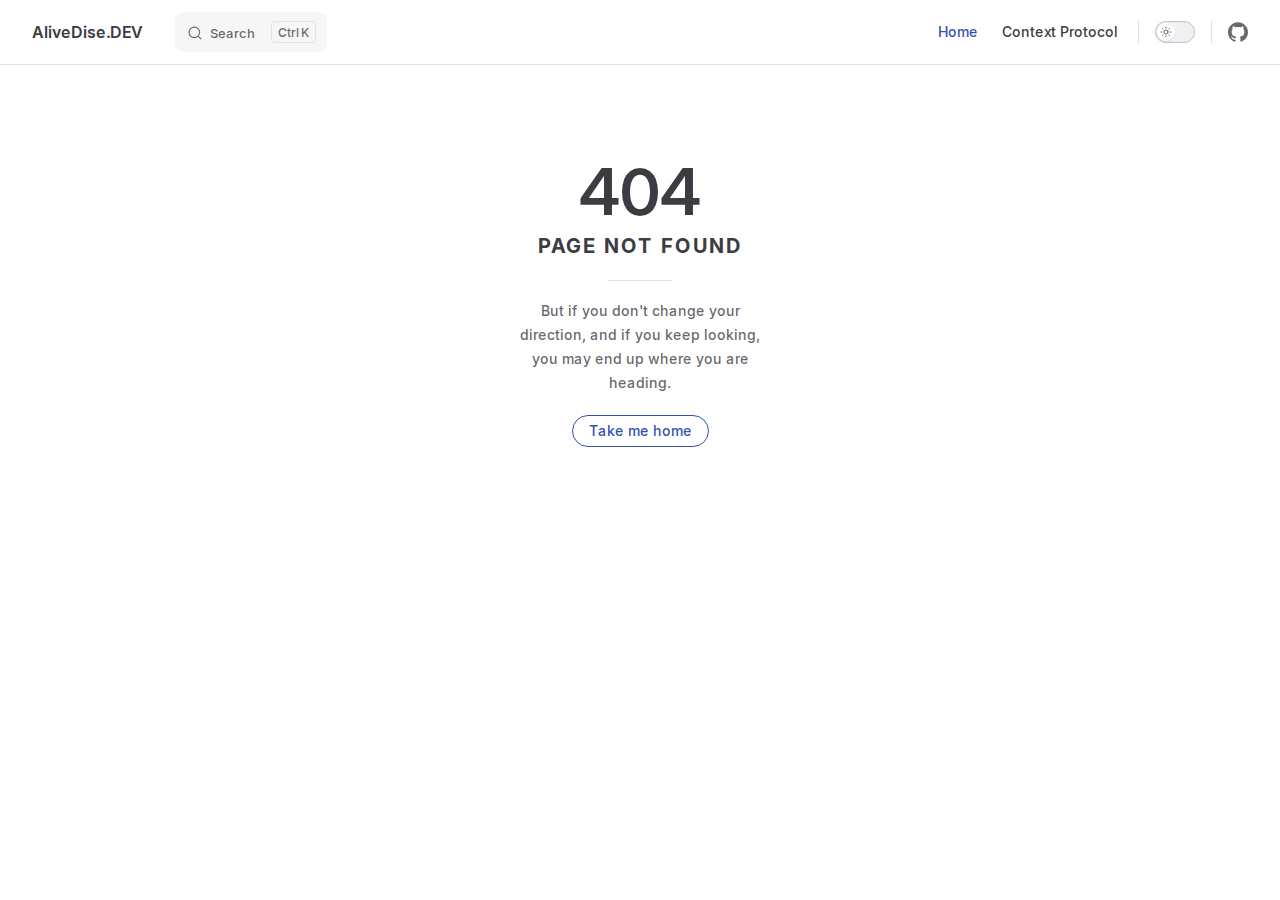
<file: plans/2026-03-17-kiro-refactor-streaming-plan.html>
<!DOCTYPE html>
<html lang="en-US" dir="ltr">
  <head>
    <meta charset="utf-8">
    <meta name="viewport" content="width=device-width,initial-scale=1">
    <title>Streaming Refactor Plan | AliveDise.DEV</title>
    <meta name="description" content="Coding, Alive">
    <meta name="generator" content="VitePress v1.5.0">
    <link rel="preload stylesheet" href="/assets/style.f7qqDp7N.css" as="style">
    <link rel="preload stylesheet" href="/vp-icons.css" as="style">
    
    <script type="module" src="/assets/app.CmJlPAmb.js"></script>
    <link rel="preload" href="/assets/inter-roman-latin.Di8DUHzh.woff2" as="font" type="font/woff2" crossorigin="">
    <link rel="modulepreload" href="/assets/chunks/framework.CKjLqgBu.js">
    <link rel="modulepreload" href="/assets/chunks/theme.CnpiNE0H.js">
    <link rel="modulepreload" href="/assets/chunks/virtual_mermaid-config.DDnGl6nM.js">
    <link rel="modulepreload" href="/assets/plans_2026-03-17-kiro-refactor-streaming-plan.md.BJKJgmLO.lean.js">
    <script id="check-dark-mode">(()=>{const e=localStorage.getItem("vitepress-theme-appearance")||"auto",a=window.matchMedia("(prefers-color-scheme: dark)").matches;(!e||e==="auto"?a:e==="dark")&&document.documentElement.classList.add("dark")})();</script>
    <script id="check-mac-os">document.documentElement.classList.toggle("mac",/Mac|iPhone|iPod|iPad/i.test(navigator.platform));</script>
    <link rel="manifest" href="/manifest.webmanifest">
    <script id="vite-plugin-pwa:register-sw" src="/registerSW.js"></script>
  </head>
  <body>
    <div id="app"><div class="Layout" data-v-7e6dba2e><!--[--><!--]--><!--[--><span tabindex="-1" data-v-8c539837></span><a href="#VPContent" class="VPSkipLink visually-hidden" data-v-8c539837> Skip to content </a><!--]--><!----><header class="VPNav" data-v-7e6dba2e data-v-51cd7e26><div class="VPNavBar" data-v-51cd7e26 data-v-093d99ec><div class="wrapper" data-v-093d99ec><div class="container" data-v-093d99ec><div class="title" data-v-093d99ec><div class="VPNavBarTitle has-sidebar" data-v-093d99ec data-v-43938586><a class="title" href="/" data-v-43938586><!--[--><!--]--><!----><span data-v-43938586>AliveDise.DEV</span><!--[--><!--]--></a></div></div><div class="content" data-v-093d99ec><div class="content-body" data-v-093d99ec><!--[--><!--]--><div class="VPNavBarSearch search" data-v-093d99ec><!--[--><!----><div id="local-search"><button type="button" class="DocSearch DocSearch-Button" aria-label="Search"><span class="DocSearch-Button-Container"><span class="vp-icon DocSearch-Search-Icon"></span><span class="DocSearch-Button-Placeholder">Search</span></span><span class="DocSearch-Button-Keys"><kbd class="DocSearch-Button-Key"></kbd><kbd class="DocSearch-Button-Key">K</kbd></span></button></div><!--]--></div><nav aria-labelledby="main-nav-aria-label" class="VPNavBarMenu menu" data-v-093d99ec data-v-2f6407da><span id="main-nav-aria-label" class="visually-hidden" data-v-2f6407da> Main Navigation </span><!--[--><!--[--><a class="VPLink link VPNavBarMenuLink" href="/" tabindex="0" data-v-2f6407da data-v-9b4db7b1><!--[--><span data-v-9b4db7b1>Home</span><!--]--></a><!--]--><!--[--><a class="VPLink link VPNavBarMenuLink" href="/context-protocol" tabindex="0" data-v-2f6407da data-v-9b4db7b1><!--[--><span data-v-9b4db7b1>Context Protocol</span><!--]--></a><!--]--><!--]--></nav><!----><div class="VPNavBarAppearance appearance" data-v-093d99ec data-v-ea4eeffd><button class="VPSwitch VPSwitchAppearance" type="button" role="switch" title aria-checked="false" data-v-ea4eeffd data-v-e9143656 data-v-7ea3f26a><span class="check" data-v-7ea3f26a><span class="icon" data-v-7ea3f26a><!--[--><span class="vpi-sun sun" data-v-e9143656></span><span class="vpi-moon moon" data-v-e9143656></span><!--]--></span></span></button></div><div class="VPSocialLinks VPNavBarSocialLinks social-links" data-v-093d99ec data-v-c14e3417 data-v-a2e6cf08><!--[--><a class="VPSocialLink no-icon" href="https://github.com/alivedise" aria-label="github" target="_blank" rel="noopener" data-v-a2e6cf08 data-v-26db4279><span class="vpi-social-github"></span></a><!--]--></div><div class="VPFlyout VPNavBarExtra extra" data-v-093d99ec data-v-0a7057c5 data-v-f7efc769><button type="button" class="button" aria-haspopup="true" aria-expanded="false" aria-label="extra navigation" data-v-f7efc769><span class="vpi-more-horizontal icon" data-v-f7efc769></span></button><div class="menu" data-v-f7efc769><div class="VPMenu" data-v-f7efc769 data-v-fa1e1375><!----><!--[--><!--[--><!----><div class="group" data-v-0a7057c5><div class="item appearance" data-v-0a7057c5><p class="label" data-v-0a7057c5>Appearance</p><div class="appearance-action" data-v-0a7057c5><button class="VPSwitch VPSwitchAppearance" type="button" role="switch" title aria-checked="false" data-v-0a7057c5 data-v-e9143656 data-v-7ea3f26a><span class="check" data-v-7ea3f26a><span class="icon" data-v-7ea3f26a><!--[--><span class="vpi-sun sun" data-v-e9143656></span><span class="vpi-moon moon" data-v-e9143656></span><!--]--></span></span></button></div></div></div><div class="group" data-v-0a7057c5><div class="item social-links" data-v-0a7057c5><div class="VPSocialLinks social-links-list" data-v-0a7057c5 data-v-a2e6cf08><!--[--><a class="VPSocialLink no-icon" href="https://github.com/alivedise" aria-label="github" target="_blank" rel="noopener" data-v-a2e6cf08 data-v-26db4279><span class="vpi-social-github"></span></a><!--]--></div></div></div><!--]--><!--]--></div></div></div><!--[--><!--]--><button type="button" class="VPNavBarHamburger hamburger" aria-label="mobile navigation" aria-expanded="false" aria-controls="VPNavScreen" data-v-093d99ec data-v-50fb1dc9><span class="container" data-v-50fb1dc9><span class="top" data-v-50fb1dc9></span><span class="middle" data-v-50fb1dc9></span><span class="bottom" data-v-50fb1dc9></span></span></button></div></div></div></div><div class="divider" data-v-093d99ec><div class="divider-line" data-v-093d99ec></div></div></div><!----></header><div class="VPLocalNav has-sidebar empty" data-v-7e6dba2e data-v-6aae2d24><div class="container" data-v-6aae2d24><button class="menu" aria-expanded="false" aria-controls="VPSidebarNav" data-v-6aae2d24><span class="vpi-align-left menu-icon" data-v-6aae2d24></span><span class="menu-text" data-v-6aae2d24>Menu</span></button><div class="VPLocalNavOutlineDropdown" style="--vp-vh:0px;" data-v-6aae2d24 data-v-6cd5d8cd><button data-v-6cd5d8cd>Return to top</button><!----></div></div></div><aside class="VPSidebar" data-v-7e6dba2e data-v-4eb14c29><div class="curtain" data-v-4eb14c29></div><nav class="nav" id="VPSidebarNav" aria-labelledby="sidebar-aria-label" tabindex="-1" data-v-4eb14c29><span class="visually-hidden" id="sidebar-aria-label" data-v-4eb14c29> Sidebar Navigation </span><!--[--><!--]--><!--[--><div class="no-transition group" data-v-3426069f><section class="VPSidebarItem level-0" data-v-3426069f data-v-479fcb4a><div class="item" role="button" tabindex="0" data-v-479fcb4a><div class="indicator" data-v-479fcb4a></div><h2 class="text" data-v-479fcb4a>Web</h2><!----></div><div class="items" data-v-479fcb4a><!--[--><div class="VPSidebarItem level-1 is-link" data-v-479fcb4a data-v-479fcb4a><div class="item" data-v-479fcb4a><div class="indicator" data-v-479fcb4a></div><a class="VPLink link link" href="/context-protocol" data-v-479fcb4a><!--[--><p class="text" data-v-479fcb4a>Context Protocol</p><!--]--></a><!----></div><!----></div><!--]--></div></section></div><!--]--><!--[--><!--]--></nav></aside><div class="VPContent has-sidebar" id="VPContent" data-v-7e6dba2e data-v-83b72dfe><div class="VPDoc has-sidebar has-aside" data-v-83b72dfe data-v-35619090><!--[--><!--]--><div class="container" data-v-35619090><div class="aside" data-v-35619090><div class="aside-curtain" data-v-35619090></div><div class="aside-container" data-v-35619090><div class="aside-content" data-v-35619090><div class="VPDocAside" data-v-35619090 data-v-b6a3e219><!--[--><!--]--><!--[--><!--]--><nav aria-labelledby="doc-outline-aria-label" class="VPDocAsideOutline" data-v-b6a3e219 data-v-9ccfd55d><div class="content" data-v-9ccfd55d><div class="outline-marker" data-v-9ccfd55d></div><div aria-level="2" class="outline-title" id="doc-outline-aria-label" role="heading" data-v-9ccfd55d>On this page</div><ul class="VPDocOutlineItem root" data-v-9ccfd55d data-v-1c12a0aa><!--[--><!--]--></ul></div></nav><!--[--><!--]--><div class="spacer" data-v-b6a3e219></div><!--[--><!--]--><!----><!--[--><!--]--><!--[--><!--]--></div></div></div></div><div class="content" data-v-35619090><div class="content-container" data-v-35619090><!--[--><!--]--><main class="main" data-v-35619090><div style="position:relative;" class="vp-doc _plans_2026-03-17-kiro-refactor-streaming-plan" data-v-35619090><div><h1 id="streaming-refactor-plan" tabindex="-1">Streaming Refactor Plan <a class="header-anchor" href="#streaming-refactor-plan" aria-label="Permalink to &quot;Streaming Refactor Plan&quot;">​</a></h1><p><em>Generated: 2026-03-17</em></p><h2 id="current-architecture" tabindex="-1">Current Architecture <a class="header-anchor" href="#current-architecture" aria-label="Permalink to &quot;Current Architecture&quot;">​</a></h2><p>The streaming domain is spread across multiple layers:</p><p><strong>Layer 1 — Core engine</strong> (<code>core/device/streaming/</code>)</p><ul><li><code>Stream</code> (VDSI subclass) — main streaming state machine</li><li><code>StreamingHandler</code>, <code>CloudStreamingHandler</code>, <code>UserIdleHandler</code>, <code>VisibilityHandler</code>, etc. — pluggable handlers</li></ul><p><strong>Layer 2 — Portal-side device services</strong> (<code>src/models/</code>)</p><ul><li><code>UIService</code> — owns <code>streamIndex</code>, <code>playbackIndex</code>, <code>volume</code>, <code>muted</code>, <code>zoom</code>, <code>pipInfo</code>, <code>presetInfo</code>, etc.</li><li><code>RecordingService</code> — owns recording interval/dates queries, references <code>stream.state</code> and <code>stream.isLiveview</code></li><li><code>VideoStreamService</code> — owns video codec/resolution settings (device config, not playback)</li><li><code>TwoWayAudioService</code> + <code>MicrophoneStreamer</code> — RTSP back-channel audio</li></ul><p><strong>Layer 3 — View preferences</strong> (<code>src/models/CustomizedView/</code>)</p><ul><li><code>CustomizedViewPreferencesManager</code> — syncs <code>UIService</code> + <code>stream.state</code> to/from saved view cells</li><li><code>CustomizedView</code> — owns layout, cells, pagination</li></ul><p><strong>Layer 4 — UI components</strong> (<code>src/components/</code>, <code>src/pages/</code>)</p><ul><li><code>PlayerWrapper</code>, <code>reskin/PlayerWrapper</code> — two parallel implementations</li><li><code>PlayerControl</code>, <code>reskin/PlayerControl</code> — two parallel implementations</li><li><code>PlayerCenterControls</code>, <code>PlayerLeftControls</code>, <code>PlayerRightControls</code> — control bar fragments</li><li><code>EventPlayer</code> — playback in notification modal</li><li><code>PlaybackExportArchivePlayerPanel</code> — playback in export modal</li><li><code>ArchivePlayerPanel</code> — playback in archive management</li></ul><hr><h2 id="problems-identified" tabindex="-1">Problems Identified <a class="header-anchor" href="#problems-identified" aria-label="Permalink to &quot;Problems Identified&quot;">​</a></h2><h3 id="_1-duplicated-state-between-uiservice-and-stream" tabindex="-1">1. Duplicated state between <code>UIService</code> and <code>Stream</code> <a class="header-anchor" href="#_1-duplicated-state-between-uiservice-and-stream" aria-label="Permalink to &quot;1. Duplicated state between `UIService` and `Stream`&quot;">​</a></h3><p><code>streamIndex</code>, <code>playbackIndex</code>, <code>pipInfo</code>, <code>presetInfo</code>, <code>volume</code>, <code>muted</code>, <code>stretch</code>, <code>dewarpType</code>, <code>enableDigitalZoom</code> all exist in <strong>both</strong> <code>UIService.state</code> and <code>Stream.state</code>. <code>CustomizedViewPreferencesManager.applyPreference()</code> writes to both manually. This is the root cause of most sync bugs.</p><div class="language-js vp-adaptive-theme"><button title="Copy Code" class="copy"></button><span class="lang">js</span><pre class="shiki shiki-themes github-light github-dark vp-code" tabindex="0"><code><span class="line"><span style="--shiki-light:#6A737D;--shiki-dark:#6A737D;">// UIService owns it</span></span>
<span class="line"><span style="--shiki-light:#24292E;--shiki-dark:#E1E4E8;">state.streamIndex </span><span style="--shiki-light:#D73A49;--shiki-dark:#F97583;">=</span><span style="--shiki-light:#005CC5;--shiki-dark:#79B8FF;"> DEFAULT_STREAM_INDEX</span><span style="--shiki-light:#24292E;--shiki-dark:#E1E4E8;">.</span><span style="--shiki-light:#005CC5;--shiki-dark:#79B8FF;">VSAAS_CAMERA</span><span style="--shiki-light:#24292E;--shiki-dark:#E1E4E8;">.</span><span style="--shiki-light:#005CC5;--shiki-dark:#79B8FF;">LIVE</span><span style="--shiki-light:#24292E;--shiki-dark:#E1E4E8;">;</span></span>
<span class="line"></span>
<span class="line"><span style="--shiki-light:#6A737D;--shiki-dark:#6A737D;">// Stream also owns it</span></span>
<span class="line"><span style="--shiki-light:#6F42C1;--shiki-dark:#B392F0;">streamIndex</span><span style="--shiki-light:#24292E;--shiki-dark:#E1E4E8;">: options?.streamIndex </span><span style="--shiki-light:#D73A49;--shiki-dark:#F97583;">??</span><span style="--shiki-light:#005CC5;--shiki-dark:#79B8FF;"> 1</span><span style="--shiki-light:#24292E;--shiki-dark:#E1E4E8;">,</span></span>
<span class="line"></span>
<span class="line"><span style="--shiki-light:#6A737D;--shiki-dark:#6A737D;">// PreferencesManager syncs both manually</span></span>
<span class="line"><span style="--shiki-light:#24292E;--shiki-dark:#E1E4E8;">ui.</span><span style="--shiki-light:#6F42C1;--shiki-dark:#B392F0;">updateState</span><span style="--shiki-light:#24292E;--shiki-dark:#E1E4E8;">(preferences);</span></span>
<span class="line"><span style="--shiki-light:#24292E;--shiki-dark:#E1E4E8;">stream.</span><span style="--shiki-light:#6F42C1;--shiki-dark:#B392F0;">updateState</span><span style="--shiki-light:#24292E;--shiki-dark:#E1E4E8;">(preferences);</span></span></code></pre></div><h3 id="_2-recordingservice-reaches-into-stream-state-directly" tabindex="-1">2. <code>RecordingService</code> reaches into <code>stream.state</code> directly <a class="header-anchor" href="#_2-recordingservice-reaches-into-stream-state-directly" aria-label="Permalink to &quot;2. `RecordingService` reaches into `stream.state` directly&quot;">​</a></h3><div class="language-js vp-adaptive-theme"><button title="Copy Code" class="copy"></button><span class="lang">js</span><pre class="shiki shiki-themes github-light github-dark vp-code" tabindex="0"><code><span class="line"><span style="--shiki-light:#24292E;--shiki-dark:#E1E4E8;">get </span><span style="--shiki-light:#6F42C1;--shiki-dark:#B392F0;">isLiveview</span><span style="--shiki-light:#24292E;--shiki-dark:#E1E4E8;">() {</span></span>
<span class="line"><span style="--shiki-light:#D73A49;--shiki-dark:#F97583;">  return</span><span style="--shiki-light:#005CC5;--shiki-dark:#79B8FF;"> this</span><span style="--shiki-light:#24292E;--shiki-dark:#E1E4E8;">.reference.services.stream?.isLiveview;</span></span>
<span class="line"><span style="--shiki-light:#24292E;--shiki-dark:#E1E4E8;">}</span></span>
<span class="line"><span style="--shiki-light:#24292E;--shiki-dark:#E1E4E8;">get </span><span style="--shiki-light:#6F42C1;--shiki-dark:#B392F0;">currentResolutionIndex</span><span style="--shiki-light:#24292E;--shiki-dark:#E1E4E8;">() {</span></span>
<span class="line"><span style="--shiki-light:#D73A49;--shiki-dark:#F97583;">  const</span><span style="--shiki-light:#24292E;--shiki-dark:#E1E4E8;"> { </span><span style="--shiki-light:#005CC5;--shiki-dark:#79B8FF;">streamIndex</span><span style="--shiki-light:#24292E;--shiki-dark:#E1E4E8;">, </span><span style="--shiki-light:#005CC5;--shiki-dark:#79B8FF;">playbackIndex</span><span style="--shiki-light:#24292E;--shiki-dark:#E1E4E8;"> } </span><span style="--shiki-light:#D73A49;--shiki-dark:#F97583;">=</span><span style="--shiki-light:#005CC5;--shiki-dark:#79B8FF;"> this</span><span style="--shiki-light:#24292E;--shiki-dark:#E1E4E8;">.reference.services.stream.state;</span></span>
<span class="line"><span style="--shiki-light:#D73A49;--shiki-dark:#F97583;">  ...</span></span>
<span class="line"><span style="--shiki-light:#24292E;--shiki-dark:#E1E4E8;">}</span></span>
<span class="line"><span style="--shiki-light:#24292E;--shiki-dark:#E1E4E8;">get </span><span style="--shiki-light:#6F42C1;--shiki-dark:#B392F0;">isCloudStreaming</span><span style="--shiki-light:#24292E;--shiki-dark:#E1E4E8;">() {</span></span>
<span class="line"><span style="--shiki-light:#D73A49;--shiki-dark:#F97583;">  return</span><span style="--shiki-light:#005CC5;--shiki-dark:#79B8FF;"> this</span><span style="--shiki-light:#24292E;--shiki-dark:#E1E4E8;">.</span><span style="--shiki-light:#6F42C1;--shiki-dark:#B392F0;">getRootReference</span><span style="--shiki-light:#24292E;--shiki-dark:#E1E4E8;">()?.services.stream?.isCloudStreaming;</span></span>
<span class="line"><span style="--shiki-light:#24292E;--shiki-dark:#E1E4E8;">}</span></span></code></pre></div><p><code>RecordingService</code> is tightly coupled to <code>Stream</code>&#39;s internal state shape. Any refactor of <code>Stream</code> breaks <code>RecordingService</code>.</p><h3 id="_3-two-parallel-player-component-trees" tabindex="-1">3. Two parallel player component trees <a class="header-anchor" href="#_3-two-parallel-player-component-trees" aria-label="Permalink to &quot;3. Two parallel player component trees&quot;">​</a></h3><p><code>src/components/Player/PlayerWrapper.vue</code> and <code>src/components/reskin/Player/PlayerWrapper.vue</code> exist side-by-side. Same for <code>PlayerControl</code>. The reskin versions are the future, but both are actively used, creating maintenance burden.</p><h3 id="_4-twowayaudioservice-uses-console-warn-for-control-flow-logging" tabindex="-1">4. <code>TwoWayAudioService</code> uses <code>console.warn</code> for control flow logging <a class="header-anchor" href="#_4-twowayaudioservice-uses-console-warn-for-control-flow-logging" aria-label="Permalink to &quot;4. `TwoWayAudioService` uses `console.warn` for control flow logging&quot;">​</a></h3><p>The service has ~10 <code>console.warn(...)</code> calls for normal operation steps (&quot;START MIC STREAMING...&quot;, &quot;SEND RTSP OPTIONS...&quot;, etc.). These should use the project&#39;s <code>Logger</code>/<code>getTagged</code> pattern already used elsewhere.</p><h3 id="_5-customizedviewpreferencesmanager-is-a-god-object" tabindex="-1">5. <code>CustomizedViewPreferencesManager</code> is a god object <a class="header-anchor" href="#_5-customizedviewpreferencesmanager-is-a-god-object" aria-label="Permalink to &quot;5. `CustomizedViewPreferencesManager` is a god object&quot;">​</a></h3><p>It knows about <code>UIService</code>, <code>Stream</code>, VCA handler state, and the preferences schema. Any new preference requires touching this class.</p><hr><h2 id="refactor-plan" tabindex="-1">Refactor Plan <a class="header-anchor" href="#refactor-plan" aria-label="Permalink to &quot;Refactor Plan&quot;">​</a></h2><h3 id="phase-1-—-eliminate-duplicated-streaming-state-highest-impact" tabindex="-1">Phase 1 — Eliminate duplicated streaming state <em>(highest impact)</em> <a class="header-anchor" href="#phase-1-—-eliminate-duplicated-streaming-state-highest-impact" aria-label="Permalink to &quot;Phase 1 — Eliminate duplicated streaming state _(highest impact)_&quot;">​</a></h3><p><strong>Goal:</strong> <code>UIService</code> becomes the single source of truth for display preferences. <code>Stream</code> reads from <code>UIService</code> instead of owning its own copy.</p><ul><li>Remove <code>streamIndex</code>, <code>playbackIndex</code>, <code>pipInfo</code>, <code>presetInfo</code>, <code>volume</code>, <code>muted</code>, <code>stretch</code>, <code>dewarpType</code>, <code>enableDigitalZoom</code> from <code>Stream</code>&#39;s initial state</li><li><code>Stream</code> reads these via <code>this.reference.services.ui.state</code> when it needs them</li><li><code>CustomizedViewPreferencesManager.applyPreference()</code> only writes to <code>UIService</code>; <code>Stream</code> reacts reactively</li></ul><p>This eliminates the dual-write pattern and simplifies <code>CustomizedViewPreferencesManager</code>.</p><h3 id="phase-2-—-decouple-recordingservice-from-stream-internals" tabindex="-1">Phase 2 — Decouple <code>RecordingService</code> from <code>Stream</code> internals <a class="header-anchor" href="#phase-2-—-decouple-recordingservice-from-stream-internals" aria-label="Permalink to &quot;Phase 2 — Decouple `RecordingService` from `Stream` internals&quot;">​</a></h3><p><strong>Goal:</strong> <code>RecordingService</code> should not reach into <code>stream.state</code> directly.</p><ul><li>Add explicit getters on <code>Stream</code>: <code>isLiveview</code>, <code>isCloudStreaming</code>, <code>currentStreamIndex</code>, <code>currentPlaybackIndex</code></li><li><code>RecordingService</code> calls these getters instead of accessing <code>.state</code> directly</li><li>Makes the contract explicit and survives internal <code>Stream</code> refactors</li></ul><h3 id="phase-3-—-consolidate-player-component-trees" tabindex="-1">Phase 3 — Consolidate player component trees <a class="header-anchor" href="#phase-3-—-consolidate-player-component-trees" aria-label="Permalink to &quot;Phase 3 — Consolidate player component trees&quot;">​</a></h3><p><strong>Goal:</strong> Remove the legacy <code>src/components/Player/</code> tree, keep only <code>src/components/reskin/Player/</code>.</p><ul><li>Audit all usages of <code>src/components/Player/PlayerWrapper.vue</code> (used in <code>pages/group/index.vue</code>, <code>pages/view/list/</code>, etc.)</li><li>Migrate those usages to the reskin version</li><li>Delete <code>src/components/Player/PlayerWrapper.vue</code> and the duplicate <code>PlayerControl</code></li></ul><p>Do incrementally per page to reduce risk.</p><h3 id="phase-4-—-fix-twowayaudioservice-logging" tabindex="-1">Phase 4 — Fix <code>TwoWayAudioService</code> logging <a class="header-anchor" href="#phase-4-—-fix-twowayaudioservice-logging" aria-label="Permalink to &quot;Phase 4 — Fix `TwoWayAudioService` logging&quot;">​</a></h3><ul><li>Replace all <code>console.warn(...)</code> in <code>TwoWayAudioService</code> with <code>Log.debug(...)</code> / <code>Log.warn(...)</code> using the existing <code>getTagged(&#39;TwoWayAudioService&#39;, Logger.DEBUG)</code> logger already set up at the top of the file</li></ul><h3 id="phase-5-—-slim-down-customizedviewpreferencesmanager" tabindex="-1">Phase 5 — Slim down <code>CustomizedViewPreferencesManager</code> <a class="header-anchor" href="#phase-5-—-slim-down-customizedviewpreferencesmanager" aria-label="Permalink to &quot;Phase 5 — Slim down `CustomizedViewPreferencesManager`&quot;">​</a></h3><p>After Phase 1 reduces its responsibility:</p><ul><li>Extract VCA state sync into a separate <code>VcaPreferenceSyncer</code> or move it into <code>VcaHandler</code> itself</li><li><code>CustomizedViewPreferencesManager</code> should only deal with serializing/deserializing the preference list, not know about VCA internals</li></ul><hr><h2 id="suggested-order" tabindex="-1">Suggested Order <a class="header-anchor" href="#suggested-order" aria-label="Permalink to &quot;Suggested Order&quot;">​</a></h2><table tabindex="0"><thead><tr><th>Phase</th><th>Risk</th><th>Effort</th><th>Value</th></tr></thead><tbody><tr><td>2 — Decouple RecordingService</td><td>Low</td><td>Small</td><td>High</td></tr><tr><td>4 — Fix TwoWayAudio logging</td><td>Very Low</td><td>Tiny</td><td>Medium</td></tr><tr><td>1 — Eliminate duplicate state</td><td>High</td><td>Large</td><td>Very High</td></tr><tr><td>3 — Consolidate player trees</td><td>Medium</td><td>Medium</td><td>High</td></tr><tr><td>5 — Slim PreferencesManager</td><td>Low</td><td>Small</td><td>Medium</td></tr></tbody></table><p>Start with Phase 2 and 4 (safe, quick wins). Phase 1 is the real structural fix but needs careful testing since <code>CustomizedView</code> persistence depends on the current dual-write behavior.</p></div></div></main><footer class="VPDocFooter" data-v-35619090 data-v-838a3d10><!--[--><!--]--><!----><nav class="prev-next" aria-labelledby="doc-footer-aria-label" data-v-838a3d10><span class="visually-hidden" id="doc-footer-aria-label" data-v-838a3d10>Pager</span><div class="pager" data-v-838a3d10><!----></div><div class="pager" data-v-838a3d10><a class="VPLink link pager-link next" href="/context-protocol" data-v-838a3d10><!--[--><span class="desc" data-v-838a3d10>Next page</span><span class="title" data-v-838a3d10>Context Protocol</span><!--]--></a></div></nav></footer><!--[--><!--]--></div></div></div><!--[--><!--]--></div></div><!----><!--[--><!--]--></div></div>
    <script>window.__VP_HASH_MAP__=JSON.parse("{\"ai-coding-adoption-playbook.md\":\"CQmMz--t\",\"ai-coding-adoption-playbook.zh-tw.md\":\"aNJ4zAPy\",\"context-protocol.md\":\"B3FujnG7\",\"index.md\":\"CJQCcinx\",\"javascript-signals-guide.md\":\"Bs3zqTFE\",\"plans_2026-02-09-agentic-dev-experience-sharing-agenda-summary.md\":\"CQv1Yw6A\",\"plans_2026-02-09-agentic-dev-experience-sharing-agenda.md\":\"xNqS-le3\",\"plans_2026-02-10-hadlc-demo-design.md\":\"B7_ML_Ad\",\"plans_2026-02-10-hadlc-draggable-windows-design.md\":\"NoY-j4_R\",\"plans_2026-02-17-grimoire-backend-learning-design.md\":\"BN6PY6H3\",\"plans_2026-02-17-grimoire-implementation-plan.md\":\"dfqNa1Gk\",\"plans_2026-03-04-interview-presentation-design.md\":\"BfDmY6sV\",\"plans_2026-03-04-interview-presentation-plan.md\":\"BmBN8Epn\",\"plans_2026-03-17-kiro-refactor-streaming-plan.md\":\"BJKJgmLO\",\"superpowers_plans_2026-03-29-worldsim-m1-world-exists.md\":\"DDu0bkNn\",\"superpowers_plans_2026-03-29-worldsim-m2-agents-walk.md\":\"BEoYivpc\",\"superpowers_plans_2026-03-29-worldsim-m3-agents-think.md\":\"BjW3bEdr\",\"superpowers_plans_2026-03-29-worldsim-m4-agents-remember.md\":\"CZBEMWZt\",\"superpowers_plans_2026-03-29-worldsim-m5-crafting-skills.md\":\"Bc_HVLxo\",\"superpowers_plans_2026-03-29-worldsim-m6-agents-trade.md\":\"U9i7Gs2p\",\"superpowers_plans_2026-03-29-worldsim-m6.5-observable-dashboard.md\":\"B53XfkYj\",\"superpowers_specs_2026-03-28-worldsim-design.md\":\"AL7MkqBV\"}");window.__VP_SITE_DATA__=JSON.parse("{\"lang\":\"en-US\",\"dir\":\"ltr\",\"title\":\"AliveDise.DEV\",\"description\":\"Coding, Alive\",\"base\":\"/\",\"head\":[],\"router\":{\"prefetchLinks\":true},\"appearance\":true,\"themeConfig\":{\"nav\":[{\"text\":\"Home\",\"link\":\"/\"},{\"text\":\"Context Protocol\",\"link\":\"/context-protocol\"}],\"sidebar\":[{\"text\":\"Web\",\"items\":[{\"text\":\"Context Protocol\",\"link\":\"/context-protocol\"}]}],\"socialLinks\":[{\"icon\":\"github\",\"link\":\"https://github.com/alivedise\"}],\"search\":{\"provider\":\"local\"}},\"locales\":{},\"scrollOffset\":134,\"cleanUrls\":true}");</script>
    
  </body>
</html>
</file>
<file: assets/style.f7qqDp7N.css>
@font-face{font-family:Inter;font-style:normal;font-weight:100 900;font-display:swap;src:url(/assets/inter-roman-cyrillic-ext.BBPuwvHQ.woff2) format("woff2");unicode-range:U+0460-052F,U+1C80-1C88,U+20B4,U+2DE0-2DFF,U+A640-A69F,U+FE2E-FE2F}@font-face{font-family:Inter;font-style:normal;font-weight:100 900;font-display:swap;src:url(/assets/inter-roman-cyrillic.C5lxZ8CY.woff2) format("woff2");unicode-range:U+0301,U+0400-045F,U+0490-0491,U+04B0-04B1,U+2116}@font-face{font-family:Inter;font-style:normal;font-weight:100 900;font-display:swap;src:url(/assets/inter-roman-greek-ext.CqjqNYQ-.woff2) format("woff2");unicode-range:U+1F00-1FFF}@font-face{font-family:Inter;font-style:normal;font-weight:100 900;font-display:swap;src:url(/assets/inter-roman-greek.BBVDIX6e.woff2) format("woff2");unicode-range:U+0370-0377,U+037A-037F,U+0384-038A,U+038C,U+038E-03A1,U+03A3-03FF}@font-face{font-family:Inter;font-style:normal;font-weight:100 900;font-display:swap;src:url(/assets/inter-roman-vietnamese.BjW4sHH5.woff2) format("woff2");unicode-range:U+0102-0103,U+0110-0111,U+0128-0129,U+0168-0169,U+01A0-01A1,U+01AF-01B0,U+0300-0301,U+0303-0304,U+0308-0309,U+0323,U+0329,U+1EA0-1EF9,U+20AB}@font-face{font-family:Inter;font-style:normal;font-weight:100 900;font-display:swap;src:url(/assets/inter-roman-latin-ext.4ZJIpNVo.woff2) format("woff2");unicode-range:U+0100-02AF,U+0304,U+0308,U+0329,U+1E00-1E9F,U+1EF2-1EFF,U+2020,U+20A0-20AB,U+20AD-20C0,U+2113,U+2C60-2C7F,U+A720-A7FF}@font-face{font-family:Inter;font-style:normal;font-weight:100 900;font-display:swap;src:url(/assets/inter-roman-latin.Di8DUHzh.woff2) format("woff2");unicode-range:U+0000-00FF,U+0131,U+0152-0153,U+02BB-02BC,U+02C6,U+02DA,U+02DC,U+0304,U+0308,U+0329,U+2000-206F,U+2074,U+20AC,U+2122,U+2191,U+2193,U+2212,U+2215,U+FEFF,U+FFFD}@font-face{font-family:Inter;font-style:italic;font-weight:100 900;font-display:swap;src:url(/assets/inter-italic-cyrillic-ext.r48I6akx.woff2) format("woff2");unicode-range:U+0460-052F,U+1C80-1C88,U+20B4,U+2DE0-2DFF,U+A640-A69F,U+FE2E-FE2F}@font-face{font-family:Inter;font-style:italic;font-weight:100 900;font-display:swap;src:url(/assets/inter-italic-cyrillic.By2_1cv3.woff2) format("woff2");unicode-range:U+0301,U+0400-045F,U+0490-0491,U+04B0-04B1,U+2116}@font-face{font-family:Inter;font-style:italic;font-weight:100 900;font-display:swap;src:url(/assets/inter-italic-greek-ext.1u6EdAuj.woff2) format("woff2");unicode-range:U+1F00-1FFF}@font-face{font-family:Inter;font-style:italic;font-weight:100 900;font-display:swap;src:url(/assets/inter-italic-greek.DJ8dCoTZ.woff2) format("woff2");unicode-range:U+0370-0377,U+037A-037F,U+0384-038A,U+038C,U+038E-03A1,U+03A3-03FF}@font-face{font-family:Inter;font-style:italic;font-weight:100 900;font-display:swap;src:url(/assets/inter-italic-vietnamese.BSbpV94h.woff2) format("woff2");unicode-range:U+0102-0103,U+0110-0111,U+0128-0129,U+0168-0169,U+01A0-01A1,U+01AF-01B0,U+0300-0301,U+0303-0304,U+0308-0309,U+0323,U+0329,U+1EA0-1EF9,U+20AB}@font-face{font-family:Inter;font-style:italic;font-weight:100 900;font-display:swap;src:url(/assets/inter-italic-latin-ext.CN1xVJS-.woff2) format("woff2");unicode-range:U+0100-02AF,U+0304,U+0308,U+0329,U+1E00-1E9F,U+1EF2-1EFF,U+2020,U+20A0-20AB,U+20AD-20C0,U+2113,U+2C60-2C7F,U+A720-A7FF}@font-face{font-family:Inter;font-style:italic;font-weight:100 900;font-display:swap;src:url(/assets/inter-italic-latin.C2AdPX0b.woff2) format("woff2");unicode-range:U+0000-00FF,U+0131,U+0152-0153,U+02BB-02BC,U+02C6,U+02DA,U+02DC,U+0304,U+0308,U+0329,U+2000-206F,U+2074,U+20AC,U+2122,U+2191,U+2193,U+2212,U+2215,U+FEFF,U+FFFD}@font-face{font-family:Punctuation SC;font-weight:400;src:local("PingFang SC Regular"),local("Noto Sans CJK SC"),local("Microsoft YaHei");unicode-range:U+201C,U+201D,U+2018,U+2019,U+2E3A,U+2014,U+2013,U+2026,U+00B7,U+007E,U+002F}@font-face{font-family:Punctuation SC;font-weight:500;src:local("PingFang SC Medium"),local("Noto Sans CJK SC"),local("Microsoft YaHei");unicode-range:U+201C,U+201D,U+2018,U+2019,U+2E3A,U+2014,U+2013,U+2026,U+00B7,U+007E,U+002F}@font-face{font-family:Punctuation SC;font-weight:600;src:local("PingFang SC Semibold"),local("Noto Sans CJK SC Bold"),local("Microsoft YaHei Bold");unicode-range:U+201C,U+201D,U+2018,U+2019,U+2E3A,U+2014,U+2013,U+2026,U+00B7,U+007E,U+002F}@font-face{font-family:Punctuation SC;font-weight:700;src:local("PingFang SC Semibold"),local("Noto Sans CJK SC Bold"),local("Microsoft YaHei Bold");unicode-range:U+201C,U+201D,U+2018,U+2019,U+2E3A,U+2014,U+2013,U+2026,U+00B7,U+007E,U+002F}:root{--vp-c-white: #ffffff;--vp-c-black: #000000;--vp-c-neutral: var(--vp-c-black);--vp-c-neutral-inverse: var(--vp-c-white)}.dark{--vp-c-neutral: var(--vp-c-white);--vp-c-neutral-inverse: var(--vp-c-black)}:root{--vp-c-gray-1: #dddde3;--vp-c-gray-2: #e4e4e9;--vp-c-gray-3: #ebebef;--vp-c-gray-soft: rgba(142, 150, 170, .14);--vp-c-indigo-1: #3451b2;--vp-c-indigo-2: #3a5ccc;--vp-c-indigo-3: #5672cd;--vp-c-indigo-soft: rgba(100, 108, 255, .14);--vp-c-purple-1: #6f42c1;--vp-c-purple-2: #7e4cc9;--vp-c-purple-3: #8e5cd9;--vp-c-purple-soft: rgba(159, 122, 234, .14);--vp-c-green-1: #18794e;--vp-c-green-2: #299764;--vp-c-green-3: #30a46c;--vp-c-green-soft: rgba(16, 185, 129, .14);--vp-c-yellow-1: #915930;--vp-c-yellow-2: #946300;--vp-c-yellow-3: #9f6a00;--vp-c-yellow-soft: rgba(234, 179, 8, .14);--vp-c-red-1: #b8272c;--vp-c-red-2: #d5393e;--vp-c-red-3: #e0575b;--vp-c-red-soft: rgba(244, 63, 94, .14);--vp-c-sponsor: #db2777}.dark{--vp-c-gray-1: #515c67;--vp-c-gray-2: #414853;--vp-c-gray-3: #32363f;--vp-c-gray-soft: rgba(101, 117, 133, .16);--vp-c-indigo-1: #a8b1ff;--vp-c-indigo-2: #5c73e7;--vp-c-indigo-3: #3e63dd;--vp-c-indigo-soft: rgba(100, 108, 255, .16);--vp-c-purple-1: #c8abfa;--vp-c-purple-2: #a879e6;--vp-c-purple-3: #8e5cd9;--vp-c-purple-soft: rgba(159, 122, 234, .16);--vp-c-green-1: #3dd68c;--vp-c-green-2: #30a46c;--vp-c-green-3: #298459;--vp-c-green-soft: rgba(16, 185, 129, .16);--vp-c-yellow-1: #f9b44e;--vp-c-yellow-2: #da8b17;--vp-c-yellow-3: #a46a0a;--vp-c-yellow-soft: rgba(234, 179, 8, .16);--vp-c-red-1: #f66f81;--vp-c-red-2: #f14158;--vp-c-red-3: #b62a3c;--vp-c-red-soft: rgba(244, 63, 94, .16)}:root{--vp-c-bg: #ffffff;--vp-c-bg-alt: #f6f6f7;--vp-c-bg-elv: #ffffff;--vp-c-bg-soft: #f6f6f7}.dark{--vp-c-bg: #1b1b1f;--vp-c-bg-alt: #161618;--vp-c-bg-elv: #202127;--vp-c-bg-soft: #202127}:root{--vp-c-border: #c2c2c4;--vp-c-divider: #e2e2e3;--vp-c-gutter: #e2e2e3}.dark{--vp-c-border: #3c3f44;--vp-c-divider: #2e2e32;--vp-c-gutter: #000000}:root{--vp-c-text-1: rgba(60, 60, 67);--vp-c-text-2: rgba(60, 60, 67, .78);--vp-c-text-3: rgba(60, 60, 67, .56)}.dark{--vp-c-text-1: rgba(255, 255, 245, .86);--vp-c-text-2: rgba(235, 235, 245, .6);--vp-c-text-3: rgba(235, 235, 245, .38)}:root{--vp-c-default-1: var(--vp-c-gray-1);--vp-c-default-2: var(--vp-c-gray-2);--vp-c-default-3: var(--vp-c-gray-3);--vp-c-default-soft: var(--vp-c-gray-soft);--vp-c-brand-1: var(--vp-c-indigo-1);--vp-c-brand-2: var(--vp-c-indigo-2);--vp-c-brand-3: var(--vp-c-indigo-3);--vp-c-brand-soft: var(--vp-c-indigo-soft);--vp-c-brand: var(--vp-c-brand-1);--vp-c-tip-1: var(--vp-c-brand-1);--vp-c-tip-2: var(--vp-c-brand-2);--vp-c-tip-3: var(--vp-c-brand-3);--vp-c-tip-soft: var(--vp-c-brand-soft);--vp-c-note-1: var(--vp-c-brand-1);--vp-c-note-2: var(--vp-c-brand-2);--vp-c-note-3: var(--vp-c-brand-3);--vp-c-note-soft: var(--vp-c-brand-soft);--vp-c-success-1: var(--vp-c-green-1);--vp-c-success-2: var(--vp-c-green-2);--vp-c-success-3: var(--vp-c-green-3);--vp-c-success-soft: var(--vp-c-green-soft);--vp-c-important-1: var(--vp-c-purple-1);--vp-c-important-2: var(--vp-c-purple-2);--vp-c-important-3: var(--vp-c-purple-3);--vp-c-important-soft: var(--vp-c-purple-soft);--vp-c-warning-1: var(--vp-c-yellow-1);--vp-c-warning-2: var(--vp-c-yellow-2);--vp-c-warning-3: var(--vp-c-yellow-3);--vp-c-warning-soft: var(--vp-c-yellow-soft);--vp-c-danger-1: var(--vp-c-red-1);--vp-c-danger-2: var(--vp-c-red-2);--vp-c-danger-3: var(--vp-c-red-3);--vp-c-danger-soft: var(--vp-c-red-soft);--vp-c-caution-1: var(--vp-c-red-1);--vp-c-caution-2: var(--vp-c-red-2);--vp-c-caution-3: var(--vp-c-red-3);--vp-c-caution-soft: var(--vp-c-red-soft)}:root{--vp-font-family-base: "Inter", ui-sans-serif, system-ui, sans-serif, "Apple Color Emoji", "Segoe UI Emoji", "Segoe UI Symbol", "Noto Color Emoji";--vp-font-family-mono: ui-monospace, "Menlo", "Monaco", "Consolas", "Liberation Mono", "Courier New", monospace;font-optical-sizing:auto}:root:where(:lang(zh)){--vp-font-family-base: "Punctuation SC", "Inter", ui-sans-serif, system-ui, sans-serif, "Apple Color Emoji", "Segoe UI Emoji", "Segoe UI Symbol", "Noto Color Emoji"}:root{--vp-shadow-1: 0 1px 2px rgba(0, 0, 0, .04), 0 1px 2px rgba(0, 0, 0, .06);--vp-shadow-2: 0 3px 12px rgba(0, 0, 0, .07), 0 1px 4px rgba(0, 0, 0, .07);--vp-shadow-3: 0 12px 32px rgba(0, 0, 0, .1), 0 2px 6px rgba(0, 0, 0, .08);--vp-shadow-4: 0 14px 44px rgba(0, 0, 0, .12), 0 3px 9px rgba(0, 0, 0, .12);--vp-shadow-5: 0 18px 56px rgba(0, 0, 0, .16), 0 4px 12px rgba(0, 0, 0, .16)}:root{--vp-z-index-footer: 10;--vp-z-index-local-nav: 20;--vp-z-index-nav: 30;--vp-z-index-layout-top: 40;--vp-z-index-backdrop: 50;--vp-z-index-sidebar: 60}@media (min-width: 960px){:root{--vp-z-index-sidebar: 25}}:root{--vp-layout-max-width: 1440px}:root{--vp-header-anchor-symbol: "#"}:root{--vp-code-line-height: 1.7;--vp-code-font-size: .875em;--vp-code-color: var(--vp-c-brand-1);--vp-code-link-color: var(--vp-c-brand-1);--vp-code-link-hover-color: var(--vp-c-brand-2);--vp-code-bg: var(--vp-c-default-soft);--vp-code-block-color: var(--vp-c-text-2);--vp-code-block-bg: var(--vp-c-bg-alt);--vp-code-block-divider-color: var(--vp-c-gutter);--vp-code-lang-color: var(--vp-c-text-3);--vp-code-line-highlight-color: var(--vp-c-default-soft);--vp-code-line-number-color: var(--vp-c-text-3);--vp-code-line-diff-add-color: var(--vp-c-success-soft);--vp-code-line-diff-add-symbol-color: var(--vp-c-success-1);--vp-code-line-diff-remove-color: var(--vp-c-danger-soft);--vp-code-line-diff-remove-symbol-color: var(--vp-c-danger-1);--vp-code-line-warning-color: var(--vp-c-warning-soft);--vp-code-line-error-color: var(--vp-c-danger-soft);--vp-code-copy-code-border-color: var(--vp-c-divider);--vp-code-copy-code-bg: var(--vp-c-bg-soft);--vp-code-copy-code-hover-border-color: var(--vp-c-divider);--vp-code-copy-code-hover-bg: var(--vp-c-bg);--vp-code-copy-code-active-text: var(--vp-c-text-2);--vp-code-copy-copied-text-content: "Copied";--vp-code-tab-divider: var(--vp-code-block-divider-color);--vp-code-tab-text-color: var(--vp-c-text-2);--vp-code-tab-bg: var(--vp-code-block-bg);--vp-code-tab-hover-text-color: var(--vp-c-text-1);--vp-code-tab-active-text-color: var(--vp-c-text-1);--vp-code-tab-active-bar-color: var(--vp-c-brand-1)}:root{--vp-button-brand-border: transparent;--vp-button-brand-text: var(--vp-c-white);--vp-button-brand-bg: var(--vp-c-brand-3);--vp-button-brand-hover-border: transparent;--vp-button-brand-hover-text: var(--vp-c-white);--vp-button-brand-hover-bg: var(--vp-c-brand-2);--vp-button-brand-active-border: transparent;--vp-button-brand-active-text: var(--vp-c-white);--vp-button-brand-active-bg: var(--vp-c-brand-1);--vp-button-alt-border: transparent;--vp-button-alt-text: var(--vp-c-text-1);--vp-button-alt-bg: var(--vp-c-default-3);--vp-button-alt-hover-border: transparent;--vp-button-alt-hover-text: var(--vp-c-text-1);--vp-button-alt-hover-bg: var(--vp-c-default-2);--vp-button-alt-active-border: transparent;--vp-button-alt-active-text: var(--vp-c-text-1);--vp-button-alt-active-bg: var(--vp-c-default-1);--vp-button-sponsor-border: var(--vp-c-text-2);--vp-button-sponsor-text: var(--vp-c-text-2);--vp-button-sponsor-bg: transparent;--vp-button-sponsor-hover-border: var(--vp-c-sponsor);--vp-button-sponsor-hover-text: var(--vp-c-sponsor);--vp-button-sponsor-hover-bg: transparent;--vp-button-sponsor-active-border: var(--vp-c-sponsor);--vp-button-sponsor-active-text: var(--vp-c-sponsor);--vp-button-sponsor-active-bg: transparent}:root{--vp-custom-block-font-size: 14px;--vp-custom-block-code-font-size: 13px;--vp-custom-block-info-border: transparent;--vp-custom-block-info-text: var(--vp-c-text-1);--vp-custom-block-info-bg: var(--vp-c-default-soft);--vp-custom-block-info-code-bg: var(--vp-c-default-soft);--vp-custom-block-note-border: transparent;--vp-custom-block-note-text: var(--vp-c-text-1);--vp-custom-block-note-bg: var(--vp-c-default-soft);--vp-custom-block-note-code-bg: var(--vp-c-default-soft);--vp-custom-block-tip-border: transparent;--vp-custom-block-tip-text: var(--vp-c-text-1);--vp-custom-block-tip-bg: var(--vp-c-tip-soft);--vp-custom-block-tip-code-bg: var(--vp-c-tip-soft);--vp-custom-block-important-border: transparent;--vp-custom-block-important-text: var(--vp-c-text-1);--vp-custom-block-important-bg: var(--vp-c-important-soft);--vp-custom-block-important-code-bg: var(--vp-c-important-soft);--vp-custom-block-warning-border: transparent;--vp-custom-block-warning-text: var(--vp-c-text-1);--vp-custom-block-warning-bg: var(--vp-c-warning-soft);--vp-custom-block-warning-code-bg: var(--vp-c-warning-soft);--vp-custom-block-danger-border: transparent;--vp-custom-block-danger-text: var(--vp-c-text-1);--vp-custom-block-danger-bg: var(--vp-c-danger-soft);--vp-custom-block-danger-code-bg: var(--vp-c-danger-soft);--vp-custom-block-caution-border: transparent;--vp-custom-block-caution-text: var(--vp-c-text-1);--vp-custom-block-caution-bg: var(--vp-c-caution-soft);--vp-custom-block-caution-code-bg: var(--vp-c-caution-soft);--vp-custom-block-details-border: var(--vp-custom-block-info-border);--vp-custom-block-details-text: var(--vp-custom-block-info-text);--vp-custom-block-details-bg: var(--vp-custom-block-info-bg);--vp-custom-block-details-code-bg: var(--vp-custom-block-info-code-bg)}:root{--vp-input-border-color: var(--vp-c-border);--vp-input-bg-color: var(--vp-c-bg-alt);--vp-input-switch-bg-color: var(--vp-c-default-soft)}:root{--vp-nav-height: 64px;--vp-nav-bg-color: var(--vp-c-bg);--vp-nav-screen-bg-color: var(--vp-c-bg);--vp-nav-logo-height: 24px}.hide-nav{--vp-nav-height: 0px}.hide-nav .VPSidebar{--vp-nav-height: 22px}:root{--vp-local-nav-bg-color: var(--vp-c-bg)}:root{--vp-sidebar-width: 272px;--vp-sidebar-bg-color: var(--vp-c-bg-alt)}:root{--vp-backdrop-bg-color: rgba(0, 0, 0, .6)}:root{--vp-home-hero-name-color: var(--vp-c-brand-1);--vp-home-hero-name-background: transparent;--vp-home-hero-image-background-image: none;--vp-home-hero-image-filter: none}:root{--vp-badge-info-border: transparent;--vp-badge-info-text: var(--vp-c-text-2);--vp-badge-info-bg: var(--vp-c-default-soft);--vp-badge-tip-border: transparent;--vp-badge-tip-text: var(--vp-c-tip-1);--vp-badge-tip-bg: var(--vp-c-tip-soft);--vp-badge-warning-border: transparent;--vp-badge-warning-text: var(--vp-c-warning-1);--vp-badge-warning-bg: var(--vp-c-warning-soft);--vp-badge-danger-border: transparent;--vp-badge-danger-text: var(--vp-c-danger-1);--vp-badge-danger-bg: var(--vp-c-danger-soft)}:root{--vp-carbon-ads-text-color: var(--vp-c-text-1);--vp-carbon-ads-poweredby-color: var(--vp-c-text-2);--vp-carbon-ads-bg-color: var(--vp-c-bg-soft);--vp-carbon-ads-hover-text-color: var(--vp-c-brand-1);--vp-carbon-ads-hover-poweredby-color: var(--vp-c-text-1)}:root{--vp-local-search-bg: var(--vp-c-bg);--vp-local-search-result-bg: var(--vp-c-bg);--vp-local-search-result-border: var(--vp-c-divider);--vp-local-search-result-selected-bg: var(--vp-c-bg);--vp-local-search-result-selected-border: var(--vp-c-brand-1);--vp-local-search-highlight-bg: var(--vp-c-brand-1);--vp-local-search-highlight-text: var(--vp-c-neutral-inverse)}@media (prefers-reduced-motion: reduce){*,:before,:after{animation-delay:-1ms!important;animation-duration:1ms!important;animation-iteration-count:1!important;background-attachment:initial!important;scroll-behavior:auto!important;transition-duration:0s!important;transition-delay:0s!important}}*,:before,:after{box-sizing:border-box}html{line-height:1.4;font-size:16px;-webkit-text-size-adjust:100%}html.dark{color-scheme:dark}body{margin:0;width:100%;min-width:320px;min-height:100vh;line-height:24px;font-family:var(--vp-font-family-base);font-size:16px;font-weight:400;color:var(--vp-c-text-1);background-color:var(--vp-c-bg);font-synthesis:style;text-rendering:optimizeLegibility;-webkit-font-smoothing:antialiased;-moz-osx-font-smoothing:grayscale}main{display:block}h1,h2,h3,h4,h5,h6{margin:0;line-height:24px;font-size:16px;font-weight:400}p{margin:0}strong,b{font-weight:600}a,area,button,[role=button],input,label,select,summary,textarea{touch-action:manipulation}a{color:inherit;text-decoration:inherit}ol,ul{list-style:none;margin:0;padding:0}blockquote{margin:0}pre,code,kbd,samp{font-family:var(--vp-font-family-mono)}img,svg,video,canvas,audio,iframe,embed,object{display:block}figure{margin:0}img,video{max-width:100%;height:auto}button,input,optgroup,select,textarea{border:0;padding:0;line-height:inherit;color:inherit}button{padding:0;font-family:inherit;background-color:transparent;background-image:none}button:enabled,[role=button]:enabled{cursor:pointer}button:focus,button:focus-visible{outline:1px dotted;outline:4px auto -webkit-focus-ring-color}button:focus:not(:focus-visible){outline:none!important}input:focus,textarea:focus,select:focus{outline:none}table{border-collapse:collapse}input{background-color:transparent}input:-ms-input-placeholder,textarea:-ms-input-placeholder{color:var(--vp-c-text-3)}input::-ms-input-placeholder,textarea::-ms-input-placeholder{color:var(--vp-c-text-3)}input::placeholder,textarea::placeholder{color:var(--vp-c-text-3)}input::-webkit-outer-spin-button,input::-webkit-inner-spin-button{-webkit-appearance:none;margin:0}input[type=number]{-moz-appearance:textfield}textarea{resize:vertical}select{-webkit-appearance:none}fieldset{margin:0;padding:0}h1,h2,h3,h4,h5,h6,li,p{overflow-wrap:break-word}vite-error-overlay{z-index:9999}mjx-container{overflow-x:auto}mjx-container>svg{display:inline-block;margin:auto}[class^=vpi-],[class*=" vpi-"],.vp-icon{width:1em;height:1em}[class^=vpi-].bg,[class*=" vpi-"].bg,.vp-icon.bg{background-size:100% 100%;background-color:transparent}[class^=vpi-]:not(.bg),[class*=" vpi-"]:not(.bg),.vp-icon:not(.bg){-webkit-mask:var(--icon) no-repeat;mask:var(--icon) no-repeat;-webkit-mask-size:100% 100%;mask-size:100% 100%;background-color:currentColor;color:inherit}.vpi-align-left{--icon: url("data:image/svg+xml,%3Csvg xmlns='http://www.w3.org/2000/svg' fill='none' stroke='currentColor' stroke-linecap='round' stroke-linejoin='round' stroke-width='2' viewBox='0 0 24 24'%3E%3Cpath d='M21 6H3M15 12H3M17 18H3'/%3E%3C/svg%3E")}.vpi-arrow-right,.vpi-arrow-down,.vpi-arrow-left,.vpi-arrow-up{--icon: url("data:image/svg+xml,%3Csvg xmlns='http://www.w3.org/2000/svg' fill='none' stroke='currentColor' stroke-linecap='round' stroke-linejoin='round' stroke-width='2' viewBox='0 0 24 24'%3E%3Cpath d='M5 12h14M12 5l7 7-7 7'/%3E%3C/svg%3E")}.vpi-chevron-right,.vpi-chevron-down,.vpi-chevron-left,.vpi-chevron-up{--icon: url("data:image/svg+xml,%3Csvg xmlns='http://www.w3.org/2000/svg' fill='none' stroke='currentColor' stroke-linecap='round' stroke-linejoin='round' stroke-width='2' viewBox='0 0 24 24'%3E%3Cpath d='m9 18 6-6-6-6'/%3E%3C/svg%3E")}.vpi-chevron-down,.vpi-arrow-down{transform:rotate(90deg)}.vpi-chevron-left,.vpi-arrow-left{transform:rotate(180deg)}.vpi-chevron-up,.vpi-arrow-up{transform:rotate(-90deg)}.vpi-square-pen{--icon: url("data:image/svg+xml,%3Csvg xmlns='http://www.w3.org/2000/svg' fill='none' stroke='currentColor' stroke-linecap='round' stroke-linejoin='round' stroke-width='2' viewBox='0 0 24 24'%3E%3Cpath d='M12 3H5a2 2 0 0 0-2 2v14a2 2 0 0 0 2 2h14a2 2 0 0 0 2-2v-7'/%3E%3Cpath d='M18.375 2.625a2.121 2.121 0 1 1 3 3L12 15l-4 1 1-4Z'/%3E%3C/svg%3E")}.vpi-plus{--icon: url("data:image/svg+xml,%3Csvg xmlns='http://www.w3.org/2000/svg' fill='none' stroke='currentColor' stroke-linecap='round' stroke-linejoin='round' stroke-width='2' viewBox='0 0 24 24'%3E%3Cpath d='M5 12h14M12 5v14'/%3E%3C/svg%3E")}.vpi-sun{--icon: url("data:image/svg+xml,%3Csvg xmlns='http://www.w3.org/2000/svg' fill='none' stroke='currentColor' stroke-linecap='round' stroke-linejoin='round' stroke-width='2' viewBox='0 0 24 24'%3E%3Ccircle cx='12' cy='12' r='4'/%3E%3Cpath d='M12 2v2M12 20v2M4.93 4.93l1.41 1.41M17.66 17.66l1.41 1.41M2 12h2M20 12h2M6.34 17.66l-1.41 1.41M19.07 4.93l-1.41 1.41'/%3E%3C/svg%3E")}.vpi-moon{--icon: url("data:image/svg+xml,%3Csvg xmlns='http://www.w3.org/2000/svg' fill='none' stroke='currentColor' stroke-linecap='round' stroke-linejoin='round' stroke-width='2' viewBox='0 0 24 24'%3E%3Cpath d='M12 3a6 6 0 0 0 9 9 9 9 0 1 1-9-9Z'/%3E%3C/svg%3E")}.vpi-more-horizontal{--icon: url("data:image/svg+xml,%3Csvg xmlns='http://www.w3.org/2000/svg' fill='none' stroke='currentColor' stroke-linecap='round' stroke-linejoin='round' stroke-width='2' viewBox='0 0 24 24'%3E%3Ccircle cx='12' cy='12' r='1'/%3E%3Ccircle cx='19' cy='12' r='1'/%3E%3Ccircle cx='5' cy='12' r='1'/%3E%3C/svg%3E")}.vpi-languages{--icon: url("data:image/svg+xml,%3Csvg xmlns='http://www.w3.org/2000/svg' fill='none' stroke='currentColor' stroke-linecap='round' stroke-linejoin='round' stroke-width='2' viewBox='0 0 24 24'%3E%3Cpath d='m5 8 6 6M4 14l6-6 2-3M2 5h12M7 2h1M22 22l-5-10-5 10M14 18h6'/%3E%3C/svg%3E")}.vpi-heart{--icon: url("data:image/svg+xml,%3Csvg xmlns='http://www.w3.org/2000/svg' fill='none' stroke='currentColor' stroke-linecap='round' stroke-linejoin='round' stroke-width='2' viewBox='0 0 24 24'%3E%3Cpath d='M19 14c1.49-1.46 3-3.21 3-5.5A5.5 5.5 0 0 0 16.5 3c-1.76 0-3 .5-4.5 2-1.5-1.5-2.74-2-4.5-2A5.5 5.5 0 0 0 2 8.5c0 2.3 1.5 4.05 3 5.5l7 7Z'/%3E%3C/svg%3E")}.vpi-search{--icon: url("data:image/svg+xml,%3Csvg xmlns='http://www.w3.org/2000/svg' fill='none' stroke='currentColor' stroke-linecap='round' stroke-linejoin='round' stroke-width='2' viewBox='0 0 24 24'%3E%3Ccircle cx='11' cy='11' r='8'/%3E%3Cpath d='m21 21-4.3-4.3'/%3E%3C/svg%3E")}.vpi-layout-list{--icon: url("data:image/svg+xml,%3Csvg xmlns='http://www.w3.org/2000/svg' fill='none' stroke='currentColor' stroke-linecap='round' stroke-linejoin='round' stroke-width='2' viewBox='0 0 24 24'%3E%3Crect width='7' height='7' x='3' y='3' rx='1'/%3E%3Crect width='7' height='7' x='3' y='14' rx='1'/%3E%3Cpath d='M14 4h7M14 9h7M14 15h7M14 20h7'/%3E%3C/svg%3E")}.vpi-delete{--icon: url("data:image/svg+xml,%3Csvg xmlns='http://www.w3.org/2000/svg' fill='none' stroke='currentColor' stroke-linecap='round' stroke-linejoin='round' stroke-width='2' viewBox='0 0 24 24'%3E%3Cpath d='M20 5H9l-7 7 7 7h11a2 2 0 0 0 2-2V7a2 2 0 0 0-2-2ZM18 9l-6 6M12 9l6 6'/%3E%3C/svg%3E")}.vpi-corner-down-left{--icon: url("data:image/svg+xml,%3Csvg xmlns='http://www.w3.org/2000/svg' fill='none' stroke='currentColor' stroke-linecap='round' stroke-linejoin='round' stroke-width='2' viewBox='0 0 24 24'%3E%3Cpath d='m9 10-5 5 5 5'/%3E%3Cpath d='M20 4v7a4 4 0 0 1-4 4H4'/%3E%3C/svg%3E")}:root{--vp-icon-copy: url("data:image/svg+xml,%3Csvg xmlns='http://www.w3.org/2000/svg' fill='none' stroke='rgba(128,128,128,1)' stroke-linecap='round' stroke-linejoin='round' stroke-width='2' viewBox='0 0 24 24'%3E%3Crect width='8' height='4' x='8' y='2' rx='1' ry='1'/%3E%3Cpath d='M16 4h2a2 2 0 0 1 2 2v14a2 2 0 0 1-2 2H6a2 2 0 0 1-2-2V6a2 2 0 0 1 2-2h2'/%3E%3C/svg%3E");--vp-icon-copied: url("data:image/svg+xml,%3Csvg xmlns='http://www.w3.org/2000/svg' fill='none' stroke='rgba(128,128,128,1)' stroke-linecap='round' stroke-linejoin='round' stroke-width='2' viewBox='0 0 24 24'%3E%3Crect width='8' height='4' x='8' y='2' rx='1' ry='1'/%3E%3Cpath d='M16 4h2a2 2 0 0 1 2 2v14a2 2 0 0 1-2 2H6a2 2 0 0 1-2-2V6a2 2 0 0 1 2-2h2'/%3E%3Cpath d='m9 14 2 2 4-4'/%3E%3C/svg%3E")}.visually-hidden{position:absolute;width:1px;height:1px;white-space:nowrap;clip:rect(0 0 0 0);clip-path:inset(50%);overflow:hidden}.custom-block{border:1px solid transparent;border-radius:8px;padding:16px 16px 8px;line-height:24px;font-size:var(--vp-custom-block-font-size);color:var(--vp-c-text-2)}.custom-block.info{border-color:var(--vp-custom-block-info-border);color:var(--vp-custom-block-info-text);background-color:var(--vp-custom-block-info-bg)}.custom-block.info a,.custom-block.info code{color:var(--vp-c-brand-1)}.custom-block.info a:hover,.custom-block.info a:hover>code{color:var(--vp-c-brand-2)}.custom-block.info code{background-color:var(--vp-custom-block-info-code-bg)}.custom-block.note{border-color:var(--vp-custom-block-note-border);color:var(--vp-custom-block-note-text);background-color:var(--vp-custom-block-note-bg)}.custom-block.note a,.custom-block.note code{color:var(--vp-c-brand-1)}.custom-block.note a:hover,.custom-block.note a:hover>code{color:var(--vp-c-brand-2)}.custom-block.note code{background-color:var(--vp-custom-block-note-code-bg)}.custom-block.tip{border-color:var(--vp-custom-block-tip-border);color:var(--vp-custom-block-tip-text);background-color:var(--vp-custom-block-tip-bg)}.custom-block.tip a,.custom-block.tip code{color:var(--vp-c-tip-1)}.custom-block.tip a:hover,.custom-block.tip a:hover>code{color:var(--vp-c-tip-2)}.custom-block.tip code{background-color:var(--vp-custom-block-tip-code-bg)}.custom-block.important{border-color:var(--vp-custom-block-important-border);color:var(--vp-custom-block-important-text);background-color:var(--vp-custom-block-important-bg)}.custom-block.important a,.custom-block.important code{color:var(--vp-c-important-1)}.custom-block.important a:hover,.custom-block.important a:hover>code{color:var(--vp-c-important-2)}.custom-block.important code{background-color:var(--vp-custom-block-important-code-bg)}.custom-block.warning{border-color:var(--vp-custom-block-warning-border);color:var(--vp-custom-block-warning-text);background-color:var(--vp-custom-block-warning-bg)}.custom-block.warning a,.custom-block.warning code{color:var(--vp-c-warning-1)}.custom-block.warning a:hover,.custom-block.warning a:hover>code{color:var(--vp-c-warning-2)}.custom-block.warning code{background-color:var(--vp-custom-block-warning-code-bg)}.custom-block.danger{border-color:var(--vp-custom-block-danger-border);color:var(--vp-custom-block-danger-text);background-color:var(--vp-custom-block-danger-bg)}.custom-block.danger a,.custom-block.danger code{color:var(--vp-c-danger-1)}.custom-block.danger a:hover,.custom-block.danger a:hover>code{color:var(--vp-c-danger-2)}.custom-block.danger code{background-color:var(--vp-custom-block-danger-code-bg)}.custom-block.caution{border-color:var(--vp-custom-block-caution-border);color:var(--vp-custom-block-caution-text);background-color:var(--vp-custom-block-caution-bg)}.custom-block.caution a,.custom-block.caution code{color:var(--vp-c-caution-1)}.custom-block.caution a:hover,.custom-block.caution a:hover>code{color:var(--vp-c-caution-2)}.custom-block.caution code{background-color:var(--vp-custom-block-caution-code-bg)}.custom-block.details{border-color:var(--vp-custom-block-details-border);color:var(--vp-custom-block-details-text);background-color:var(--vp-custom-block-details-bg)}.custom-block.details a{color:var(--vp-c-brand-1)}.custom-block.details a:hover,.custom-block.details a:hover>code{color:var(--vp-c-brand-2)}.custom-block.details code{background-color:var(--vp-custom-block-details-code-bg)}.custom-block-title{font-weight:600}.custom-block p+p{margin:8px 0}.custom-block.details summary{margin:0 0 8px;font-weight:700;cursor:pointer;user-select:none}.custom-block.details summary+p{margin:8px 0}.custom-block a{color:inherit;font-weight:600;text-decoration:underline;text-underline-offset:2px;transition:opacity .25s}.custom-block a:hover{opacity:.75}.custom-block code{font-size:var(--vp-custom-block-code-font-size)}.custom-block.custom-block th,.custom-block.custom-block blockquote>p{font-size:var(--vp-custom-block-font-size);color:inherit}.dark .vp-code span{color:var(--shiki-dark, inherit)}html:not(.dark) .vp-code span{color:var(--shiki-light, inherit)}.vp-code-group{margin-top:16px}.vp-code-group .tabs{position:relative;display:flex;margin-right:-24px;margin-left:-24px;padding:0 12px;background-color:var(--vp-code-tab-bg);overflow-x:auto;overflow-y:hidden;box-shadow:inset 0 -1px var(--vp-code-tab-divider)}@media (min-width: 640px){.vp-code-group .tabs{margin-right:0;margin-left:0;border-radius:8px 8px 0 0}}.vp-code-group .tabs input{position:fixed;opacity:0;pointer-events:none}.vp-code-group .tabs label{position:relative;display:inline-block;border-bottom:1px solid transparent;padding:0 12px;line-height:48px;font-size:14px;font-weight:500;color:var(--vp-code-tab-text-color);white-space:nowrap;cursor:pointer;transition:color .25s}.vp-code-group .tabs label:after{position:absolute;right:8px;bottom:-1px;left:8px;z-index:1;height:2px;border-radius:2px;content:"";background-color:transparent;transition:background-color .25s}.vp-code-group label:hover{color:var(--vp-code-tab-hover-text-color)}.vp-code-group input:checked+label{color:var(--vp-code-tab-active-text-color)}.vp-code-group input:checked+label:after{background-color:var(--vp-code-tab-active-bar-color)}.vp-code-group div[class*=language-],.vp-block{display:none;margin-top:0!important;border-top-left-radius:0!important;border-top-right-radius:0!important}.vp-code-group div[class*=language-].active,.vp-block.active{display:block}.vp-block{padding:20px 24px}.vp-doc h1,.vp-doc h2,.vp-doc h3,.vp-doc h4,.vp-doc h5,.vp-doc h6{position:relative;font-weight:600;outline:none}.vp-doc h1{letter-spacing:-.02em;line-height:40px;font-size:28px}.vp-doc h2{margin:48px 0 16px;border-top:1px solid var(--vp-c-divider);padding-top:24px;letter-spacing:-.02em;line-height:32px;font-size:24px}.vp-doc h3{margin:32px 0 0;letter-spacing:-.01em;line-height:28px;font-size:20px}.vp-doc h4{margin:24px 0 0;letter-spacing:-.01em;line-height:24px;font-size:18px}.vp-doc .header-anchor{position:absolute;top:0;left:0;margin-left:-.87em;font-weight:500;user-select:none;opacity:0;text-decoration:none;transition:color .25s,opacity .25s}.vp-doc .header-anchor:before{content:var(--vp-header-anchor-symbol)}.vp-doc h1:hover .header-anchor,.vp-doc h1 .header-anchor:focus,.vp-doc h2:hover .header-anchor,.vp-doc h2 .header-anchor:focus,.vp-doc h3:hover .header-anchor,.vp-doc h3 .header-anchor:focus,.vp-doc h4:hover .header-anchor,.vp-doc h4 .header-anchor:focus,.vp-doc h5:hover .header-anchor,.vp-doc h5 .header-anchor:focus,.vp-doc h6:hover .header-anchor,.vp-doc h6 .header-anchor:focus{opacity:1}@media (min-width: 768px){.vp-doc h1{letter-spacing:-.02em;line-height:40px;font-size:32px}}.vp-doc h2 .header-anchor{top:24px}.vp-doc p,.vp-doc summary{margin:16px 0}.vp-doc p{line-height:28px}.vp-doc blockquote{margin:16px 0;border-left:2px solid var(--vp-c-divider);padding-left:16px;transition:border-color .5s;color:var(--vp-c-text-2)}.vp-doc blockquote>p{margin:0;font-size:16px;transition:color .5s}.vp-doc a{font-weight:500;color:var(--vp-c-brand-1);text-decoration:underline;text-underline-offset:2px;transition:color .25s,opacity .25s}.vp-doc a:hover{color:var(--vp-c-brand-2)}.vp-doc strong{font-weight:600}.vp-doc ul,.vp-doc ol{padding-left:1.25rem;margin:16px 0}.vp-doc ul{list-style:disc}.vp-doc ol{list-style:decimal}.vp-doc li+li{margin-top:8px}.vp-doc li>ol,.vp-doc li>ul{margin:8px 0 0}.vp-doc table{display:block;border-collapse:collapse;margin:20px 0;overflow-x:auto}.vp-doc tr{background-color:var(--vp-c-bg);border-top:1px solid var(--vp-c-divider);transition:background-color .5s}.vp-doc tr:nth-child(2n){background-color:var(--vp-c-bg-soft)}.vp-doc th,.vp-doc td{border:1px solid var(--vp-c-divider);padding:8px 16px}.vp-doc th{text-align:left;font-size:14px;font-weight:600;color:var(--vp-c-text-2);background-color:var(--vp-c-bg-soft)}.vp-doc td{font-size:14px}.vp-doc hr{margin:16px 0;border:none;border-top:1px solid var(--vp-c-divider)}.vp-doc .custom-block{margin:16px 0}.vp-doc .custom-block p{margin:8px 0;line-height:24px}.vp-doc .custom-block p:first-child{margin:0}.vp-doc .custom-block div[class*=language-]{margin:8px 0;border-radius:8px}.vp-doc .custom-block div[class*=language-] code{font-weight:400;background-color:transparent}.vp-doc .custom-block .vp-code-group .tabs{margin:0;border-radius:8px 8px 0 0}.vp-doc :not(pre,h1,h2,h3,h4,h5,h6)>code{font-size:var(--vp-code-font-size);color:var(--vp-code-color)}.vp-doc :not(pre)>code{border-radius:4px;padding:3px 6px;background-color:var(--vp-code-bg);transition:color .25s,background-color .5s}.vp-doc a>code{color:var(--vp-code-link-color)}.vp-doc a:hover>code{color:var(--vp-code-link-hover-color)}.vp-doc h1>code,.vp-doc h2>code,.vp-doc h3>code,.vp-doc h4>code{font-size:.9em}.vp-doc div[class*=language-],.vp-block{position:relative;margin:16px -24px;background-color:var(--vp-code-block-bg);overflow-x:auto;transition:background-color .5s}@media (min-width: 640px){.vp-doc div[class*=language-],.vp-block{border-radius:8px;margin:16px 0}}@media (max-width: 639px){.vp-doc li div[class*=language-]{border-radius:8px 0 0 8px}}.vp-doc div[class*=language-]+div[class*=language-],.vp-doc div[class$=-api]+div[class*=language-],.vp-doc div[class*=language-]+div[class$=-api]>div[class*=language-]{margin-top:-8px}.vp-doc [class*=language-] pre,.vp-doc [class*=language-] code{direction:ltr;text-align:left;white-space:pre;word-spacing:normal;word-break:normal;word-wrap:normal;-moz-tab-size:4;-o-tab-size:4;tab-size:4;-webkit-hyphens:none;-moz-hyphens:none;-ms-hyphens:none;hyphens:none}.vp-doc [class*=language-] pre{position:relative;z-index:1;margin:0;padding:20px 0;background:transparent;overflow-x:auto}.vp-doc [class*=language-] code{display:block;padding:0 24px;width:fit-content;min-width:100%;line-height:var(--vp-code-line-height);font-size:var(--vp-code-font-size);color:var(--vp-code-block-color);transition:color .5s}.vp-doc [class*=language-] code .highlighted{background-color:var(--vp-code-line-highlight-color);transition:background-color .5s;margin:0 -24px;padding:0 24px;width:calc(100% + 48px);display:inline-block}.vp-doc [class*=language-] code .highlighted.error{background-color:var(--vp-code-line-error-color)}.vp-doc [class*=language-] code .highlighted.warning{background-color:var(--vp-code-line-warning-color)}.vp-doc [class*=language-] code .diff{transition:background-color .5s;margin:0 -24px;padding:0 24px;width:calc(100% + 48px);display:inline-block}.vp-doc [class*=language-] code .diff:before{position:absolute;left:10px}.vp-doc [class*=language-] .has-focused-lines .line:not(.has-focus){filter:blur(.095rem);opacity:.4;transition:filter .35s,opacity .35s}.vp-doc [class*=language-] .has-focused-lines .line:not(.has-focus){opacity:.7;transition:filter .35s,opacity .35s}.vp-doc [class*=language-]:hover .has-focused-lines .line:not(.has-focus){filter:blur(0);opacity:1}.vp-doc [class*=language-] code .diff.remove{background-color:var(--vp-code-line-diff-remove-color);opacity:.7}.vp-doc [class*=language-] code .diff.remove:before{content:"-";color:var(--vp-code-line-diff-remove-symbol-color)}.vp-doc [class*=language-] code .diff.add{background-color:var(--vp-code-line-diff-add-color)}.vp-doc [class*=language-] code .diff.add:before{content:"+";color:var(--vp-code-line-diff-add-symbol-color)}.vp-doc div[class*=language-].line-numbers-mode{padding-left:32px}.vp-doc .line-numbers-wrapper{position:absolute;top:0;bottom:0;left:0;z-index:3;border-right:1px solid var(--vp-code-block-divider-color);padding-top:20px;width:32px;text-align:center;font-family:var(--vp-font-family-mono);line-height:var(--vp-code-line-height);font-size:var(--vp-code-font-size);color:var(--vp-code-line-number-color);transition:border-color .5s,color .5s}.vp-doc [class*=language-]>button.copy{direction:ltr;position:absolute;top:12px;right:12px;z-index:3;border:1px solid var(--vp-code-copy-code-border-color);border-radius:4px;width:40px;height:40px;background-color:var(--vp-code-copy-code-bg);opacity:0;cursor:pointer;background-image:var(--vp-icon-copy);background-position:50%;background-size:20px;background-repeat:no-repeat;transition:border-color .25s,background-color .25s,opacity .25s}.vp-doc [class*=language-]:hover>button.copy,.vp-doc [class*=language-]>button.copy:focus{opacity:1}.vp-doc [class*=language-]>button.copy:hover,.vp-doc [class*=language-]>button.copy.copied{border-color:var(--vp-code-copy-code-hover-border-color);background-color:var(--vp-code-copy-code-hover-bg)}.vp-doc [class*=language-]>button.copy.copied,.vp-doc [class*=language-]>button.copy:hover.copied{border-radius:0 4px 4px 0;background-color:var(--vp-code-copy-code-hover-bg);background-image:var(--vp-icon-copied)}.vp-doc [class*=language-]>button.copy.copied:before,.vp-doc [class*=language-]>button.copy:hover.copied:before{position:relative;top:-1px;transform:translate(calc(-100% - 1px));display:flex;justify-content:center;align-items:center;border:1px solid var(--vp-code-copy-code-hover-border-color);border-right:0;border-radius:4px 0 0 4px;padding:0 10px;width:fit-content;height:40px;text-align:center;font-size:12px;font-weight:500;color:var(--vp-code-copy-code-active-text);background-color:var(--vp-code-copy-code-hover-bg);white-space:nowrap;content:var(--vp-code-copy-copied-text-content)}.vp-doc [class*=language-]>span.lang{position:absolute;top:2px;right:8px;z-index:2;font-size:12px;font-weight:500;user-select:none;color:var(--vp-code-lang-color);transition:color .4s,opacity .4s}.vp-doc [class*=language-]:hover>button.copy+span.lang,.vp-doc [class*=language-]>button.copy:focus+span.lang{opacity:0}.vp-doc .VPTeamMembers{margin-top:24px}.vp-doc .VPTeamMembers.small.count-1 .container{margin:0!important;max-width:calc((100% - 24px)/2)!important}.vp-doc .VPTeamMembers.small.count-2 .container,.vp-doc .VPTeamMembers.small.count-3 .container{max-width:100%!important}.vp-doc .VPTeamMembers.medium.count-1 .container{margin:0!important;max-width:calc((100% - 24px)/2)!important}:is(.vp-external-link-icon,.vp-doc a[href*="://"],.vp-doc a[target=_blank]):not(.no-icon):after{display:inline-block;margin-top:-1px;margin-left:4px;width:11px;height:11px;background:currentColor;color:var(--vp-c-text-3);flex-shrink:0;--icon: url("data:image/svg+xml, %3Csvg xmlns='http://www.w3.org/2000/svg' viewBox='0 0 24 24' %3E%3Cpath d='M0 0h24v24H0V0z' fill='none' /%3E%3Cpath d='M9 5v2h6.59L4 18.59 5.41 20 17 8.41V15h2V5H9z' /%3E%3C/svg%3E");-webkit-mask-image:var(--icon);mask-image:var(--icon)}.vp-external-link-icon:after{content:""}.external-link-icon-enabled :is(.vp-doc a[href*="://"],.vp-doc a[target=_blank]):after{content:"";color:currentColor}.vp-sponsor{border-radius:16px;overflow:hidden}.vp-sponsor.aside{border-radius:12px}.vp-sponsor-section+.vp-sponsor-section{margin-top:4px}.vp-sponsor-tier{margin:0 0 4px!important;text-align:center;letter-spacing:1px!important;line-height:24px;width:100%;font-weight:600;color:var(--vp-c-text-2);background-color:var(--vp-c-bg-soft)}.vp-sponsor.normal .vp-sponsor-tier{padding:13px 0 11px;font-size:14px}.vp-sponsor.aside .vp-sponsor-tier{padding:9px 0 7px;font-size:12px}.vp-sponsor-grid+.vp-sponsor-tier{margin-top:4px}.vp-sponsor-grid{display:flex;flex-wrap:wrap;gap:4px}.vp-sponsor-grid.xmini .vp-sponsor-grid-link{height:64px}.vp-sponsor-grid.xmini .vp-sponsor-grid-image{max-width:64px;max-height:22px}.vp-sponsor-grid.mini .vp-sponsor-grid-link{height:72px}.vp-sponsor-grid.mini .vp-sponsor-grid-image{max-width:96px;max-height:24px}.vp-sponsor-grid.small .vp-sponsor-grid-link{height:96px}.vp-sponsor-grid.small .vp-sponsor-grid-image{max-width:96px;max-height:24px}.vp-sponsor-grid.medium .vp-sponsor-grid-link{height:112px}.vp-sponsor-grid.medium .vp-sponsor-grid-image{max-width:120px;max-height:36px}.vp-sponsor-grid.big .vp-sponsor-grid-link{height:184px}.vp-sponsor-grid.big .vp-sponsor-grid-image{max-width:192px;max-height:56px}.vp-sponsor-grid[data-vp-grid="2"] .vp-sponsor-grid-item{width:calc((100% - 4px)/2)}.vp-sponsor-grid[data-vp-grid="3"] .vp-sponsor-grid-item{width:calc((100% - 4px * 2) / 3)}.vp-sponsor-grid[data-vp-grid="4"] .vp-sponsor-grid-item{width:calc((100% - 12px)/4)}.vp-sponsor-grid[data-vp-grid="5"] .vp-sponsor-grid-item{width:calc((100% - 16px)/5)}.vp-sponsor-grid[data-vp-grid="6"] .vp-sponsor-grid-item{width:calc((100% - 4px * 5) / 6)}.vp-sponsor-grid-item{flex-shrink:0;width:100%;background-color:var(--vp-c-bg-soft);transition:background-color .25s}.vp-sponsor-grid-item:hover{background-color:var(--vp-c-default-soft)}.vp-sponsor-grid-item:hover .vp-sponsor-grid-image{filter:grayscale(0) invert(0)}.vp-sponsor-grid-item.empty:hover{background-color:var(--vp-c-bg-soft)}.dark .vp-sponsor-grid-item:hover{background-color:var(--vp-c-white)}.dark .vp-sponsor-grid-item.empty:hover{background-color:var(--vp-c-bg-soft)}.vp-sponsor-grid-link{display:flex}.vp-sponsor-grid-box{display:flex;justify-content:center;align-items:center;width:100%}.vp-sponsor-grid-image{max-width:100%;filter:grayscale(1);transition:filter .25s}.dark .vp-sponsor-grid-image{filter:grayscale(1) invert(1)}.VPBadge{display:inline-block;margin-left:2px;border:1px solid transparent;border-radius:12px;padding:0 10px;line-height:22px;font-size:12px;font-weight:500;transform:translateY(-2px)}.VPBadge.small{padding:0 6px;line-height:18px;font-size:10px;transform:translateY(-8px)}.VPDocFooter .VPBadge{display:none}.vp-doc h1>.VPBadge{margin-top:4px;vertical-align:top}.vp-doc h2>.VPBadge{margin-top:3px;padding:0 8px;vertical-align:top}.vp-doc h3>.VPBadge{vertical-align:middle}.vp-doc h4>.VPBadge,.vp-doc h5>.VPBadge,.vp-doc h6>.VPBadge{vertical-align:middle;line-height:18px}.VPBadge.info{border-color:var(--vp-badge-info-border);color:var(--vp-badge-info-text);background-color:var(--vp-badge-info-bg)}.VPBadge.tip{border-color:var(--vp-badge-tip-border);color:var(--vp-badge-tip-text);background-color:var(--vp-badge-tip-bg)}.VPBadge.warning{border-color:var(--vp-badge-warning-border);color:var(--vp-badge-warning-text);background-color:var(--vp-badge-warning-bg)}.VPBadge.danger{border-color:var(--vp-badge-danger-border);color:var(--vp-badge-danger-text);background-color:var(--vp-badge-danger-bg)}.VPBackdrop[data-v-b37004a8]{position:fixed;inset:0;z-index:var(--vp-z-index-backdrop);background:var(--vp-backdrop-bg-color);transition:opacity .5s}.VPBackdrop.fade-enter-from[data-v-b37004a8],.VPBackdrop.fade-leave-to[data-v-b37004a8]{opacity:0}.VPBackdrop.fade-leave-active[data-v-b37004a8]{transition-duration:.25s}@media (min-width: 1280px){.VPBackdrop[data-v-b37004a8]{display:none}}.NotFound[data-v-cabf14b3]{padding:64px 24px 96px;text-align:center}@media (min-width: 768px){.NotFound[data-v-cabf14b3]{padding:96px 32px 168px}}.code[data-v-cabf14b3]{line-height:64px;font-size:64px;font-weight:600}.title[data-v-cabf14b3]{padding-top:12px;letter-spacing:2px;line-height:20px;font-size:20px;font-weight:700}.divider[data-v-cabf14b3]{margin:24px auto 18px;width:64px;height:1px;background-color:var(--vp-c-divider)}.quote[data-v-cabf14b3]{margin:0 auto;max-width:256px;font-size:14px;font-weight:500;color:var(--vp-c-text-2)}.action[data-v-cabf14b3]{padding-top:20px}.link[data-v-cabf14b3]{display:inline-block;border:1px solid var(--vp-c-brand-1);border-radius:16px;padding:3px 16px;font-size:14px;font-weight:500;color:var(--vp-c-brand-1);transition:border-color .25s,color .25s}.link[data-v-cabf14b3]:hover{border-color:var(--vp-c-brand-2);color:var(--vp-c-brand-2)}.root[data-v-1c12a0aa]{position:relative;z-index:1}.nested[data-v-1c12a0aa]{padding-right:16px;padding-left:16px}.outline-link[data-v-1c12a0aa]{display:block;line-height:32px;font-size:14px;font-weight:400;color:var(--vp-c-text-2);white-space:nowrap;overflow:hidden;text-overflow:ellipsis;transition:color .5s}.outline-link[data-v-1c12a0aa]:hover,.outline-link.active[data-v-1c12a0aa]{color:var(--vp-c-text-1);transition:color .25s}.outline-link.nested[data-v-1c12a0aa]{padding-left:13px}.VPDocAsideOutline[data-v-9ccfd55d]{display:none}.VPDocAsideOutline.has-outline[data-v-9ccfd55d]{display:block}.content[data-v-9ccfd55d]{position:relative;border-left:1px solid var(--vp-c-divider);padding-left:16px;font-size:13px;font-weight:500}.outline-marker[data-v-9ccfd55d]{position:absolute;top:32px;left:-1px;z-index:0;opacity:0;width:2px;border-radius:2px;height:18px;background-color:var(--vp-c-brand-1);transition:top .25s cubic-bezier(0,1,.5,1),background-color .5s,opacity .25s}.outline-title[data-v-9ccfd55d]{line-height:32px;font-size:14px;font-weight:600}.VPDocAside[data-v-b6a3e219]{display:flex;flex-direction:column;flex-grow:1}.spacer[data-v-b6a3e219]{flex-grow:1}.VPDocAside[data-v-b6a3e219] .spacer+.VPDocAsideSponsors,.VPDocAside[data-v-b6a3e219] .spacer+.VPDocAsideCarbonAds{margin-top:24px}.VPDocAside[data-v-b6a3e219] .VPDocAsideSponsors+.VPDocAsideCarbonAds{margin-top:16px}.VPLastUpdated[data-v-5ce576bd]{line-height:24px;font-size:14px;font-weight:500;color:var(--vp-c-text-2)}@media (min-width: 640px){.VPLastUpdated[data-v-5ce576bd]{line-height:32px;font-size:14px;font-weight:500}}.VPDocFooter[data-v-838a3d10]{margin-top:64px}.edit-info[data-v-838a3d10]{padding-bottom:18px}@media (min-width: 640px){.edit-info[data-v-838a3d10]{display:flex;justify-content:space-between;align-items:center;padding-bottom:14px}}.edit-link-button[data-v-838a3d10]{display:flex;align-items:center;border:0;line-height:32px;font-size:14px;font-weight:500;color:var(--vp-c-brand-1);transition:color .25s}.edit-link-button[data-v-838a3d10]:hover{color:var(--vp-c-brand-2)}.edit-link-icon[data-v-838a3d10]{margin-right:8px}.prev-next[data-v-838a3d10]{border-top:1px solid var(--vp-c-divider);padding-top:24px;display:grid;grid-row-gap:8px}@media (min-width: 640px){.prev-next[data-v-838a3d10]{grid-template-columns:repeat(2,1fr);grid-column-gap:16px}}.pager-link[data-v-838a3d10]{display:block;border:1px solid var(--vp-c-divider);border-radius:8px;padding:11px 16px 13px;width:100%;height:100%;transition:border-color .25s}.pager-link[data-v-838a3d10]:hover{border-color:var(--vp-c-brand-1)}.pager-link.next[data-v-838a3d10]{margin-left:auto;text-align:right}.desc[data-v-838a3d10]{display:block;line-height:20px;font-size:12px;font-weight:500;color:var(--vp-c-text-2)}.title[data-v-838a3d10]{display:block;line-height:20px;font-size:14px;font-weight:500;color:var(--vp-c-brand-1);transition:color .25s}.VPDoc[data-v-35619090]{padding:32px 24px 96px;width:100%}@media (min-width: 768px){.VPDoc[data-v-35619090]{padding:48px 32px 128px}}@media (min-width: 960px){.VPDoc[data-v-35619090]{padding:48px 32px 0}.VPDoc:not(.has-sidebar) .container[data-v-35619090]{display:flex;justify-content:center;max-width:992px}.VPDoc:not(.has-sidebar) .content[data-v-35619090]{max-width:752px}}@media (min-width: 1280px){.VPDoc .container[data-v-35619090]{display:flex;justify-content:center}.VPDoc .aside[data-v-35619090]{display:block}}@media (min-width: 1440px){.VPDoc:not(.has-sidebar) .content[data-v-35619090]{max-width:784px}.VPDoc:not(.has-sidebar) .container[data-v-35619090]{max-width:1104px}}.container[data-v-35619090]{margin:0 auto;width:100%}.aside[data-v-35619090]{position:relative;display:none;order:2;flex-grow:1;padding-left:32px;width:100%;max-width:256px}.left-aside[data-v-35619090]{order:1;padding-left:unset;padding-right:32px}.aside-container[data-v-35619090]{position:fixed;top:0;padding-top:calc(var(--vp-nav-height) + var(--vp-layout-top-height, 0px) + var(--vp-doc-top-height, 0px) + 48px);width:224px;height:100vh;overflow-x:hidden;overflow-y:auto;scrollbar-width:none}.aside-container[data-v-35619090]::-webkit-scrollbar{display:none}.aside-curtain[data-v-35619090]{position:fixed;bottom:0;z-index:10;width:224px;height:32px;background:linear-gradient(transparent,var(--vp-c-bg) 70%)}.aside-content[data-v-35619090]{display:flex;flex-direction:column;min-height:calc(100vh - (var(--vp-nav-height) + var(--vp-layout-top-height, 0px) + 48px));padding-bottom:32px}.content[data-v-35619090]{position:relative;margin:0 auto;width:100%}@media (min-width: 960px){.content[data-v-35619090]{padding:0 32px 128px}}@media (min-width: 1280px){.content[data-v-35619090]{order:1;margin:0;min-width:640px}}.content-container[data-v-35619090]{margin:0 auto}.VPDoc.has-aside .content-container[data-v-35619090]{max-width:688px}.VPButton[data-v-cb5f3487]{display:inline-block;border:1px solid transparent;text-align:center;font-weight:600;white-space:nowrap;transition:color .25s,border-color .25s,background-color .25s}.VPButton[data-v-cb5f3487]:active{transition:color .1s,border-color .1s,background-color .1s}.VPButton.medium[data-v-cb5f3487]{border-radius:20px;padding:0 20px;line-height:38px;font-size:14px}.VPButton.big[data-v-cb5f3487]{border-radius:24px;padding:0 24px;line-height:46px;font-size:16px}.VPButton.brand[data-v-cb5f3487]{border-color:var(--vp-button-brand-border);color:var(--vp-button-brand-text);background-color:var(--vp-button-brand-bg)}.VPButton.brand[data-v-cb5f3487]:hover{border-color:var(--vp-button-brand-hover-border);color:var(--vp-button-brand-hover-text);background-color:var(--vp-button-brand-hover-bg)}.VPButton.brand[data-v-cb5f3487]:active{border-color:var(--vp-button-brand-active-border);color:var(--vp-button-brand-active-text);background-color:var(--vp-button-brand-active-bg)}.VPButton.alt[data-v-cb5f3487]{border-color:var(--vp-button-alt-border);color:var(--vp-button-alt-text);background-color:var(--vp-button-alt-bg)}.VPButton.alt[data-v-cb5f3487]:hover{border-color:var(--vp-button-alt-hover-border);color:var(--vp-button-alt-hover-text);background-color:var(--vp-button-alt-hover-bg)}.VPButton.alt[data-v-cb5f3487]:active{border-color:var(--vp-button-alt-active-border);color:var(--vp-button-alt-active-text);background-color:var(--vp-button-alt-active-bg)}.VPButton.sponsor[data-v-cb5f3487]{border-color:var(--vp-button-sponsor-border);color:var(--vp-button-sponsor-text);background-color:var(--vp-button-sponsor-bg)}.VPButton.sponsor[data-v-cb5f3487]:hover{border-color:var(--vp-button-sponsor-hover-border);color:var(--vp-button-sponsor-hover-text);background-color:var(--vp-button-sponsor-hover-bg)}.VPButton.sponsor[data-v-cb5f3487]:active{border-color:var(--vp-button-sponsor-active-border);color:var(--vp-button-sponsor-active-text);background-color:var(--vp-button-sponsor-active-bg)}html:not(.dark) .VPImage.dark[data-v-e29ded7d]{display:none}.dark .VPImage.light[data-v-e29ded7d]{display:none}.VPHero[data-v-1e94b7bf]{margin-top:calc((var(--vp-nav-height) + var(--vp-layout-top-height, 0px)) * -1);padding:calc(var(--vp-nav-height) + var(--vp-layout-top-height, 0px) + 48px) 24px 48px}@media (min-width: 640px){.VPHero[data-v-1e94b7bf]{padding:calc(var(--vp-nav-height) + var(--vp-layout-top-height, 0px) + 80px) 48px 64px}}@media (min-width: 960px){.VPHero[data-v-1e94b7bf]{padding:calc(var(--vp-nav-height) + var(--vp-layout-top-height, 0px) + 80px) 64px 64px}}.container[data-v-1e94b7bf]{display:flex;flex-direction:column;margin:0 auto;max-width:1152px}@media (min-width: 960px){.container[data-v-1e94b7bf]{flex-direction:row}}.main[data-v-1e94b7bf]{position:relative;z-index:10;order:2;flex-grow:1;flex-shrink:0}.VPHero.has-image .container[data-v-1e94b7bf]{text-align:center}@media (min-width: 960px){.VPHero.has-image .container[data-v-1e94b7bf]{text-align:left}}@media (min-width: 960px){.main[data-v-1e94b7bf]{order:1;width:calc((100% / 3) * 2)}.VPHero.has-image .main[data-v-1e94b7bf]{max-width:592px}}.name[data-v-1e94b7bf],.text[data-v-1e94b7bf]{max-width:392px;letter-spacing:-.4px;line-height:40px;font-size:32px;font-weight:700;white-space:pre-wrap}.VPHero.has-image .name[data-v-1e94b7bf],.VPHero.has-image .text[data-v-1e94b7bf]{margin:0 auto}.name[data-v-1e94b7bf]{color:var(--vp-home-hero-name-color)}.clip[data-v-1e94b7bf]{background:var(--vp-home-hero-name-background);-webkit-background-clip:text;background-clip:text;-webkit-text-fill-color:var(--vp-home-hero-name-color)}@media (min-width: 640px){.name[data-v-1e94b7bf],.text[data-v-1e94b7bf]{max-width:576px;line-height:56px;font-size:48px}}@media (min-width: 960px){.name[data-v-1e94b7bf],.text[data-v-1e94b7bf]{line-height:64px;font-size:56px}.VPHero.has-image .name[data-v-1e94b7bf],.VPHero.has-image .text[data-v-1e94b7bf]{margin:0}}.tagline[data-v-1e94b7bf]{padding-top:8px;max-width:392px;line-height:28px;font-size:18px;font-weight:500;white-space:pre-wrap;color:var(--vp-c-text-2)}.VPHero.has-image .tagline[data-v-1e94b7bf]{margin:0 auto}@media (min-width: 640px){.tagline[data-v-1e94b7bf]{padding-top:12px;max-width:576px;line-height:32px;font-size:20px}}@media (min-width: 960px){.tagline[data-v-1e94b7bf]{line-height:36px;font-size:24px}.VPHero.has-image .tagline[data-v-1e94b7bf]{margin:0}}.actions[data-v-1e94b7bf]{display:flex;flex-wrap:wrap;margin:-6px;padding-top:24px}.VPHero.has-image .actions[data-v-1e94b7bf]{justify-content:center}@media (min-width: 640px){.actions[data-v-1e94b7bf]{padding-top:32px}}@media (min-width: 960px){.VPHero.has-image .actions[data-v-1e94b7bf]{justify-content:flex-start}}.action[data-v-1e94b7bf]{flex-shrink:0;padding:6px}.image[data-v-1e94b7bf]{order:1;margin:-76px -24px -48px}@media (min-width: 640px){.image[data-v-1e94b7bf]{margin:-108px -24px -48px}}@media (min-width: 960px){.image[data-v-1e94b7bf]{flex-grow:1;order:2;margin:0;min-height:100%}}.image-container[data-v-1e94b7bf]{position:relative;margin:0 auto;width:320px;height:320px}@media (min-width: 640px){.image-container[data-v-1e94b7bf]{width:392px;height:392px}}@media (min-width: 960px){.image-container[data-v-1e94b7bf]{display:flex;justify-content:center;align-items:center;width:100%;height:100%;transform:translate(-32px,-32px)}}.image-bg[data-v-1e94b7bf]{position:absolute;top:50%;left:50%;border-radius:50%;width:192px;height:192px;background-image:var(--vp-home-hero-image-background-image);filter:var(--vp-home-hero-image-filter);transform:translate(-50%,-50%)}@media (min-width: 640px){.image-bg[data-v-1e94b7bf]{width:256px;height:256px}}@media (min-width: 960px){.image-bg[data-v-1e94b7bf]{width:320px;height:320px}}[data-v-1e94b7bf] .image-src{position:absolute;top:50%;left:50%;max-width:192px;max-height:192px;transform:translate(-50%,-50%)}@media (min-width: 640px){[data-v-1e94b7bf] .image-src{max-width:256px;max-height:256px}}@media (min-width: 960px){[data-v-1e94b7bf] .image-src{max-width:320px;max-height:320px}}.VPFeature[data-v-aa3b306f]{display:block;border:1px solid var(--vp-c-bg-soft);border-radius:12px;height:100%;background-color:var(--vp-c-bg-soft);transition:border-color .25s,background-color .25s}.VPFeature.link[data-v-aa3b306f]:hover{border-color:var(--vp-c-brand-1)}.box[data-v-aa3b306f]{display:flex;flex-direction:column;padding:24px;height:100%}.box[data-v-aa3b306f]>.VPImage{margin-bottom:20px}.icon[data-v-aa3b306f]{display:flex;justify-content:center;align-items:center;margin-bottom:20px;border-radius:6px;background-color:var(--vp-c-default-soft);width:48px;height:48px;font-size:24px;transition:background-color .25s}.title[data-v-aa3b306f]{line-height:24px;font-size:16px;font-weight:600}.details[data-v-aa3b306f]{flex-grow:1;padding-top:8px;line-height:24px;font-size:14px;font-weight:500;color:var(--vp-c-text-2)}.link-text[data-v-aa3b306f]{padding-top:8px}.link-text-value[data-v-aa3b306f]{display:flex;align-items:center;font-size:14px;font-weight:500;color:var(--vp-c-brand-1)}.link-text-icon[data-v-aa3b306f]{margin-left:6px}.VPFeatures[data-v-8fa58725]{position:relative;padding:0 24px}@media (min-width: 640px){.VPFeatures[data-v-8fa58725]{padding:0 48px}}@media (min-width: 960px){.VPFeatures[data-v-8fa58725]{padding:0 64px}}.container[data-v-8fa58725]{margin:0 auto;max-width:1152px}.items[data-v-8fa58725]{display:flex;flex-wrap:wrap;margin:-8px}.item[data-v-8fa58725]{padding:8px;width:100%}@media (min-width: 640px){.item.grid-2[data-v-8fa58725],.item.grid-4[data-v-8fa58725],.item.grid-6[data-v-8fa58725]{width:50%}}@media (min-width: 768px){.item.grid-2[data-v-8fa58725],.item.grid-4[data-v-8fa58725]{width:50%}.item.grid-3[data-v-8fa58725],.item.grid-6[data-v-8fa58725]{width:calc(100% / 3)}}@media (min-width: 960px){.item.grid-4[data-v-8fa58725]{width:25%}}.container[data-v-3f9b474f]{margin:auto;width:100%;max-width:1280px;padding:0 24px}@media (min-width: 640px){.container[data-v-3f9b474f]{padding:0 48px}}@media (min-width: 960px){.container[data-v-3f9b474f]{width:100%;padding:0 64px}}.vp-doc[data-v-3f9b474f] .VPHomeSponsors,.vp-doc[data-v-3f9b474f] .VPTeamPage{margin-left:var(--vp-offset, calc(50% - 50vw) );margin-right:var(--vp-offset, calc(50% - 50vw) )}.vp-doc[data-v-3f9b474f] .VPHomeSponsors h2{border-top:none;letter-spacing:normal}.vp-doc[data-v-3f9b474f] .VPHomeSponsors a,.vp-doc[data-v-3f9b474f] .VPTeamPage a{text-decoration:none}.VPHome[data-v-8fc8f293]{margin-bottom:96px}@media (min-width: 768px){.VPHome[data-v-8fc8f293]{margin-bottom:128px}}.VPContent[data-v-83b72dfe]{flex-grow:1;flex-shrink:0;margin:var(--vp-layout-top-height, 0px) auto 0;width:100%}.VPContent.is-home[data-v-83b72dfe]{width:100%;max-width:100%}.VPContent.has-sidebar[data-v-83b72dfe]{margin:0}@media (min-width: 960px){.VPContent[data-v-83b72dfe]{padding-top:var(--vp-nav-height)}.VPContent.has-sidebar[data-v-83b72dfe]{margin:var(--vp-layout-top-height, 0px) 0 0;padding-left:var(--vp-sidebar-width)}}@media (min-width: 1440px){.VPContent.has-sidebar[data-v-83b72dfe]{padding-right:calc((100vw - var(--vp-layout-max-width)) / 2);padding-left:calc((100vw - var(--vp-layout-max-width)) / 2 + var(--vp-sidebar-width))}}.VPFooter[data-v-243d0860]{position:relative;z-index:var(--vp-z-index-footer);border-top:1px solid var(--vp-c-gutter);padding:32px 24px;background-color:var(--vp-c-bg)}.VPFooter.has-sidebar[data-v-243d0860]{display:none}.VPFooter[data-v-243d0860] a{text-decoration-line:underline;text-underline-offset:2px;transition:color .25s}.VPFooter[data-v-243d0860] a:hover{color:var(--vp-c-text-1)}@media (min-width: 768px){.VPFooter[data-v-243d0860]{padding:32px}}.container[data-v-243d0860]{margin:0 auto;max-width:var(--vp-layout-max-width);text-align:center}.message[data-v-243d0860],.copyright[data-v-243d0860]{line-height:24px;font-size:14px;font-weight:500;color:var(--vp-c-text-2)}.VPLocalNavOutlineDropdown[data-v-6cd5d8cd]{padding:12px 20px 11px}@media (min-width: 960px){.VPLocalNavOutlineDropdown[data-v-6cd5d8cd]{padding:12px 36px 11px}}.VPLocalNavOutlineDropdown button[data-v-6cd5d8cd]{display:block;font-size:12px;font-weight:500;line-height:24px;color:var(--vp-c-text-2);transition:color .5s;position:relative}.VPLocalNavOutlineDropdown button[data-v-6cd5d8cd]:hover{color:var(--vp-c-text-1);transition:color .25s}.VPLocalNavOutlineDropdown button.open[data-v-6cd5d8cd]{color:var(--vp-c-text-1)}.icon[data-v-6cd5d8cd]{display:inline-block;vertical-align:middle;margin-left:2px;font-size:14px;transform:rotate(0);transition:transform .25s}@media (min-width: 960px){.VPLocalNavOutlineDropdown button[data-v-6cd5d8cd]{font-size:14px}.icon[data-v-6cd5d8cd]{font-size:16px}}.open>.icon[data-v-6cd5d8cd]{transform:rotate(90deg)}.items[data-v-6cd5d8cd]{position:absolute;top:40px;right:16px;left:16px;display:grid;gap:1px;border:1px solid var(--vp-c-border);border-radius:8px;background-color:var(--vp-c-gutter);max-height:calc(var(--vp-vh, 100vh) - 86px);overflow:hidden auto;box-shadow:var(--vp-shadow-3)}@media (min-width: 960px){.items[data-v-6cd5d8cd]{right:auto;left:calc(var(--vp-sidebar-width) + 32px);width:320px}}.header[data-v-6cd5d8cd]{background-color:var(--vp-c-bg-soft)}.top-link[data-v-6cd5d8cd]{display:block;padding:0 16px;line-height:48px;font-size:14px;font-weight:500;color:var(--vp-c-brand-1)}.outline[data-v-6cd5d8cd]{padding:8px 0;background-color:var(--vp-c-bg-soft)}.flyout-enter-active[data-v-6cd5d8cd]{transition:all .2s ease-out}.flyout-leave-active[data-v-6cd5d8cd]{transition:all .15s ease-in}.flyout-enter-from[data-v-6cd5d8cd],.flyout-leave-to[data-v-6cd5d8cd]{opacity:0;transform:translateY(-16px)}.VPLocalNav[data-v-6aae2d24]{position:sticky;top:0;left:0;z-index:var(--vp-z-index-local-nav);border-bottom:1px solid var(--vp-c-gutter);padding-top:var(--vp-layout-top-height, 0px);width:100%;background-color:var(--vp-local-nav-bg-color)}.VPLocalNav.fixed[data-v-6aae2d24]{position:fixed}@media (min-width: 960px){.VPLocalNav[data-v-6aae2d24]{top:var(--vp-nav-height)}.VPLocalNav.has-sidebar[data-v-6aae2d24]{padding-left:var(--vp-sidebar-width)}.VPLocalNav.empty[data-v-6aae2d24]{display:none}}@media (min-width: 1280px){.VPLocalNav[data-v-6aae2d24]{display:none}}@media (min-width: 1440px){.VPLocalNav.has-sidebar[data-v-6aae2d24]{padding-left:calc((100vw - var(--vp-layout-max-width)) / 2 + var(--vp-sidebar-width))}}.container[data-v-6aae2d24]{display:flex;justify-content:space-between;align-items:center}.menu[data-v-6aae2d24]{display:flex;align-items:center;padding:12px 24px 11px;line-height:24px;font-size:12px;font-weight:500;color:var(--vp-c-text-2);transition:color .5s}.menu[data-v-6aae2d24]:hover{color:var(--vp-c-text-1);transition:color .25s}@media (min-width: 768px){.menu[data-v-6aae2d24]{padding:0 32px}}@media (min-width: 960px){.menu[data-v-6aae2d24]{display:none}}.menu-icon[data-v-6aae2d24]{margin-right:8px;font-size:14px}.VPOutlineDropdown[data-v-6aae2d24]{padding:12px 24px 11px}@media (min-width: 768px){.VPOutlineDropdown[data-v-6aae2d24]{padding:12px 32px 11px}}.VPSwitch[data-v-7ea3f26a]{position:relative;border-radius:11px;display:block;width:40px;height:22px;flex-shrink:0;border:1px solid var(--vp-input-border-color);background-color:var(--vp-input-switch-bg-color);transition:border-color .25s!important}.VPSwitch[data-v-7ea3f26a]:hover{border-color:var(--vp-c-brand-1)}.check[data-v-7ea3f26a]{position:absolute;top:1px;left:1px;width:18px;height:18px;border-radius:50%;background-color:var(--vp-c-neutral-inverse);box-shadow:var(--vp-shadow-1);transition:transform .25s!important}.icon[data-v-7ea3f26a]{position:relative;display:block;width:18px;height:18px;border-radius:50%;overflow:hidden}.icon[data-v-7ea3f26a] [class^=vpi-]{position:absolute;top:3px;left:3px;width:12px;height:12px;color:var(--vp-c-text-2)}.dark .icon[data-v-7ea3f26a] [class^=vpi-]{color:var(--vp-c-text-1);transition:opacity .25s!important}.sun[data-v-e9143656]{opacity:1}.moon[data-v-e9143656],.dark .sun[data-v-e9143656]{opacity:0}.dark .moon[data-v-e9143656]{opacity:1}.dark .VPSwitchAppearance[data-v-e9143656] .check{transform:translate(18px)}.VPNavBarAppearance[data-v-ea4eeffd]{display:none}@media (min-width: 1280px){.VPNavBarAppearance[data-v-ea4eeffd]{display:flex;align-items:center}}.VPMenuGroup+.VPMenuLink[data-v-d17983f2]{margin:12px -12px 0;border-top:1px solid var(--vp-c-divider);padding:12px 12px 0}.link[data-v-d17983f2]{display:block;border-radius:6px;padding:0 12px;line-height:32px;font-size:14px;font-weight:500;color:var(--vp-c-text-1);white-space:nowrap;transition:background-color .25s,color .25s}.link[data-v-d17983f2]:hover{color:var(--vp-c-brand-1);background-color:var(--vp-c-default-soft)}.link.active[data-v-d17983f2]{color:var(--vp-c-brand-1)}.VPMenuGroup[data-v-4931754d]{margin:12px -12px 0;border-top:1px solid var(--vp-c-divider);padding:12px 12px 0}.VPMenuGroup[data-v-4931754d]:first-child{margin-top:0;border-top:0;padding-top:0}.VPMenuGroup+.VPMenuGroup[data-v-4931754d]{margin-top:12px;border-top:1px solid var(--vp-c-divider)}.title[data-v-4931754d]{padding:0 12px;line-height:32px;font-size:14px;font-weight:600;color:var(--vp-c-text-2);white-space:nowrap;transition:color .25s}.VPMenu[data-v-fa1e1375]{border-radius:12px;padding:12px;min-width:128px;border:1px solid var(--vp-c-divider);background-color:var(--vp-c-bg-elv);box-shadow:var(--vp-shadow-3);transition:background-color .5s;max-height:calc(100vh - var(--vp-nav-height));overflow-y:auto}.VPMenu[data-v-fa1e1375] .group{margin:0 -12px;padding:0 12px 12px}.VPMenu[data-v-fa1e1375] .group+.group{border-top:1px solid var(--vp-c-divider);padding:11px 12px 12px}.VPMenu[data-v-fa1e1375] .group:last-child{padding-bottom:0}.VPMenu[data-v-fa1e1375] .group+.item{border-top:1px solid var(--vp-c-divider);padding:11px 16px 0}.VPMenu[data-v-fa1e1375] .item{padding:0 16px;white-space:nowrap}.VPMenu[data-v-fa1e1375] .label{flex-grow:1;line-height:28px;font-size:12px;font-weight:500;color:var(--vp-c-text-2);transition:color .5s}.VPMenu[data-v-fa1e1375] .action{padding-left:24px}.VPFlyout[data-v-f7efc769]{position:relative}.VPFlyout[data-v-f7efc769]:hover{color:var(--vp-c-brand-1);transition:color .25s}.VPFlyout:hover .text[data-v-f7efc769]{color:var(--vp-c-text-2)}.VPFlyout:hover .icon[data-v-f7efc769]{fill:var(--vp-c-text-2)}.VPFlyout.active .text[data-v-f7efc769]{color:var(--vp-c-brand-1)}.VPFlyout.active:hover .text[data-v-f7efc769]{color:var(--vp-c-brand-2)}.button[aria-expanded=false]+.menu[data-v-f7efc769]{opacity:0;visibility:hidden;transform:translateY(0)}.VPFlyout:hover .menu[data-v-f7efc769],.button[aria-expanded=true]+.menu[data-v-f7efc769]{opacity:1;visibility:visible;transform:translateY(0)}.button[data-v-f7efc769]{display:flex;align-items:center;padding:0 12px;height:var(--vp-nav-height);color:var(--vp-c-text-1);transition:color .5s}.text[data-v-f7efc769]{display:flex;align-items:center;line-height:var(--vp-nav-height);font-size:14px;font-weight:500;color:var(--vp-c-text-1);transition:color .25s}.option-icon[data-v-f7efc769]{margin-right:0;font-size:16px}.text-icon[data-v-f7efc769]{margin-left:4px;font-size:14px}.icon[data-v-f7efc769]{font-size:20px;transition:fill .25s}.menu[data-v-f7efc769]{position:absolute;top:calc(var(--vp-nav-height) / 2 + 20px);right:0;opacity:0;visibility:hidden;transition:opacity .25s,visibility .25s,transform .25s}.VPSocialLink[data-v-26db4279]{display:flex;justify-content:center;align-items:center;width:36px;height:36px;color:var(--vp-c-text-2);transition:color .5s}.VPSocialLink[data-v-26db4279]:hover{color:var(--vp-c-text-1);transition:color .25s}.VPSocialLink[data-v-26db4279]>svg,.VPSocialLink[data-v-26db4279]>[class^=vpi-social-]{width:20px;height:20px;fill:currentColor}.VPSocialLinks[data-v-a2e6cf08]{display:flex;justify-content:center}.VPNavBarExtra[data-v-0a7057c5]{display:none;margin-right:-12px}@media (min-width: 768px){.VPNavBarExtra[data-v-0a7057c5]{display:block}}@media (min-width: 1280px){.VPNavBarExtra[data-v-0a7057c5]{display:none}}.trans-title[data-v-0a7057c5]{padding:0 24px 0 12px;line-height:32px;font-size:14px;font-weight:700;color:var(--vp-c-text-1)}.item.appearance[data-v-0a7057c5],.item.social-links[data-v-0a7057c5]{display:flex;align-items:center;padding:0 12px}.item.appearance[data-v-0a7057c5]{min-width:176px}.appearance-action[data-v-0a7057c5]{margin-right:-2px}.social-links-list[data-v-0a7057c5]{margin:-4px -8px}.VPNavBarHamburger[data-v-50fb1dc9]{display:flex;justify-content:center;align-items:center;width:48px;height:var(--vp-nav-height)}@media (min-width: 768px){.VPNavBarHamburger[data-v-50fb1dc9]{display:none}}.container[data-v-50fb1dc9]{position:relative;width:16px;height:14px;overflow:hidden}.VPNavBarHamburger:hover .top[data-v-50fb1dc9]{top:0;left:0;transform:translate(4px)}.VPNavBarHamburger:hover .middle[data-v-50fb1dc9]{top:6px;left:0;transform:translate(0)}.VPNavBarHamburger:hover .bottom[data-v-50fb1dc9]{top:12px;left:0;transform:translate(8px)}.VPNavBarHamburger.active .top[data-v-50fb1dc9]{top:6px;transform:translate(0) rotate(225deg)}.VPNavBarHamburger.active .middle[data-v-50fb1dc9]{top:6px;transform:translate(16px)}.VPNavBarHamburger.active .bottom[data-v-50fb1dc9]{top:6px;transform:translate(0) rotate(135deg)}.VPNavBarHamburger.active:hover .top[data-v-50fb1dc9],.VPNavBarHamburger.active:hover .middle[data-v-50fb1dc9],.VPNavBarHamburger.active:hover .bottom[data-v-50fb1dc9]{background-color:var(--vp-c-text-2);transition:top .25s,background-color .25s,transform .25s}.top[data-v-50fb1dc9],.middle[data-v-50fb1dc9],.bottom[data-v-50fb1dc9]{position:absolute;width:16px;height:2px;background-color:var(--vp-c-text-1);transition:top .25s,background-color .5s,transform .25s}.top[data-v-50fb1dc9]{top:0;left:0;transform:translate(0)}.middle[data-v-50fb1dc9]{top:6px;left:0;transform:translate(8px)}.bottom[data-v-50fb1dc9]{top:12px;left:0;transform:translate(4px)}.VPNavBarMenuLink[data-v-9b4db7b1]{display:flex;align-items:center;padding:0 12px;line-height:var(--vp-nav-height);font-size:14px;font-weight:500;color:var(--vp-c-text-1);transition:color .25s}.VPNavBarMenuLink.active[data-v-9b4db7b1],.VPNavBarMenuLink[data-v-9b4db7b1]:hover{color:var(--vp-c-brand-1)}.VPNavBarMenu[data-v-2f6407da]{display:none}@media (min-width: 768px){.VPNavBarMenu[data-v-2f6407da]{display:flex}}/*! @docsearch/css 3.8.2 | MIT License | © Algolia, Inc. and contributors | https://docsearch.algolia.com */:root{--docsearch-primary-color:#5468ff;--docsearch-text-color:#1c1e21;--docsearch-spacing:12px;--docsearch-icon-stroke-width:1.4;--docsearch-highlight-color:var(--docsearch-primary-color);--docsearch-muted-color:#969faf;--docsearch-container-background:rgba(101,108,133,.8);--docsearch-logo-color:#5468ff;--docsearch-modal-width:560px;--docsearch-modal-height:600px;--docsearch-modal-background:#f5f6f7;--docsearch-modal-shadow:inset 1px 1px 0 0 hsla(0,0%,100%,.5),0 3px 8px 0 #555a64;--docsearch-searchbox-height:56px;--docsearch-searchbox-background:#ebedf0;--docsearch-searchbox-focus-background:#fff;--docsearch-searchbox-shadow:inset 0 0 0 2px var(--docsearch-primary-color);--docsearch-hit-height:56px;--docsearch-hit-color:#444950;--docsearch-hit-active-color:#fff;--docsearch-hit-background:#fff;--docsearch-hit-shadow:0 1px 3px 0 #d4d9e1;--docsearch-key-gradient:linear-gradient(-225deg,#d5dbe4,#f8f8f8);--docsearch-key-shadow:inset 0 -2px 0 0 #cdcde6,inset 0 0 1px 1px #fff,0 1px 2px 1px rgba(30,35,90,.4);--docsearch-key-pressed-shadow:inset 0 -2px 0 0 #cdcde6,inset 0 0 1px 1px #fff,0 1px 1px 0 rgba(30,35,90,.4);--docsearch-footer-height:44px;--docsearch-footer-background:#fff;--docsearch-footer-shadow:0 -1px 0 0 #e0e3e8,0 -3px 6px 0 rgba(69,98,155,.12)}html[data-theme=dark]{--docsearch-text-color:#f5f6f7;--docsearch-container-background:rgba(9,10,17,.8);--docsearch-modal-background:#15172a;--docsearch-modal-shadow:inset 1px 1px 0 0 #2c2e40,0 3px 8px 0 #000309;--docsearch-searchbox-background:#090a11;--docsearch-searchbox-focus-background:#000;--docsearch-hit-color:#bec3c9;--docsearch-hit-shadow:none;--docsearch-hit-background:#090a11;--docsearch-key-gradient:linear-gradient(-26.5deg,#565872,#31355b);--docsearch-key-shadow:inset 0 -2px 0 0 #282d55,inset 0 0 1px 1px #51577d,0 2px 2px 0 rgba(3,4,9,.3);--docsearch-key-pressed-shadow:inset 0 -2px 0 0 #282d55,inset 0 0 1px 1px #51577d,0 1px 1px 0 #0304094d;--docsearch-footer-background:#1e2136;--docsearch-footer-shadow:inset 0 1px 0 0 rgba(73,76,106,.5),0 -4px 8px 0 rgba(0,0,0,.2);--docsearch-logo-color:#fff;--docsearch-muted-color:#7f8497}.DocSearch-Button{align-items:center;background:var(--docsearch-searchbox-background);border:0;border-radius:40px;color:var(--docsearch-muted-color);cursor:pointer;display:flex;font-weight:500;height:36px;justify-content:space-between;margin:0 0 0 16px;padding:0 8px;user-select:none}.DocSearch-Button:active,.DocSearch-Button:focus,.DocSearch-Button:hover{background:var(--docsearch-searchbox-focus-background);box-shadow:var(--docsearch-searchbox-shadow);color:var(--docsearch-text-color);outline:none}.DocSearch-Button-Container{align-items:center;display:flex}.DocSearch-Search-Icon{stroke-width:1.6}.DocSearch-Button .DocSearch-Search-Icon{color:var(--docsearch-text-color)}.DocSearch-Button-Placeholder{font-size:1rem;padding:0 12px 0 6px}.DocSearch-Button-Keys{display:flex;min-width:calc(40px + .8em)}.DocSearch-Button-Key{align-items:center;background:var(--docsearch-key-gradient);border:0;border-radius:3px;box-shadow:var(--docsearch-key-shadow);color:var(--docsearch-muted-color);display:flex;height:18px;justify-content:center;margin-right:.4em;padding:0 0 2px;position:relative;top:-1px;width:20px}.DocSearch-Button-Key--pressed{box-shadow:var(--docsearch-key-pressed-shadow);transform:translate3d(0,1px,0)}@media (max-width:768px){.DocSearch-Button-Keys,.DocSearch-Button-Placeholder{display:none}}.DocSearch--active{overflow:hidden!important}.DocSearch-Container,.DocSearch-Container *{box-sizing:border-box}.DocSearch-Container{background-color:var(--docsearch-container-background);height:100vh;left:0;position:fixed;top:0;width:100vw;z-index:200}.DocSearch-Container a{text-decoration:none}.DocSearch-Link{appearance:none;background:none;border:0;color:var(--docsearch-highlight-color);cursor:pointer;font:inherit;margin:0;padding:0}.DocSearch-Modal{background:var(--docsearch-modal-background);border-radius:6px;box-shadow:var(--docsearch-modal-shadow);flex-direction:column;margin:60px auto auto;max-width:var(--docsearch-modal-width);position:relative}.DocSearch-SearchBar{display:flex;padding:var(--docsearch-spacing) var(--docsearch-spacing) 0}.DocSearch-Form{align-items:center;background:var(--docsearch-searchbox-focus-background);border-radius:4px;box-shadow:var(--docsearch-searchbox-shadow);display:flex;height:var(--docsearch-searchbox-height);margin:0;padding:0 var(--docsearch-spacing);position:relative;width:100%}.DocSearch-Input{appearance:none;background:transparent;border:0;color:var(--docsearch-text-color);flex:1;font:inherit;font-size:1.2em;height:100%;outline:none;padding:0 0 0 8px;width:80%}.DocSearch-Input::placeholder{color:var(--docsearch-muted-color);opacity:1}.DocSearch-Input::-webkit-search-cancel-button,.DocSearch-Input::-webkit-search-decoration,.DocSearch-Input::-webkit-search-results-button,.DocSearch-Input::-webkit-search-results-decoration{display:none}.DocSearch-LoadingIndicator,.DocSearch-MagnifierLabel,.DocSearch-Reset{margin:0;padding:0}.DocSearch-MagnifierLabel,.DocSearch-Reset{align-items:center;color:var(--docsearch-highlight-color);display:flex;justify-content:center}.DocSearch-Container--Stalled .DocSearch-MagnifierLabel,.DocSearch-LoadingIndicator{display:none}.DocSearch-Container--Stalled .DocSearch-LoadingIndicator{align-items:center;color:var(--docsearch-highlight-color);display:flex;justify-content:center}@media screen and (prefers-reduced-motion:reduce){.DocSearch-Reset{animation:none;appearance:none;background:none;border:0;border-radius:50%;color:var(--docsearch-icon-color);cursor:pointer;right:0;stroke-width:var(--docsearch-icon-stroke-width)}}.DocSearch-Reset{animation:fade-in .1s ease-in forwards;appearance:none;background:none;border:0;border-radius:50%;color:var(--docsearch-icon-color);cursor:pointer;padding:2px;right:0;stroke-width:var(--docsearch-icon-stroke-width)}.DocSearch-Reset[hidden]{display:none}.DocSearch-Reset:hover{color:var(--docsearch-highlight-color)}.DocSearch-LoadingIndicator svg,.DocSearch-MagnifierLabel svg{height:24px;width:24px}.DocSearch-Cancel{display:none}.DocSearch-Dropdown{max-height:calc(var(--docsearch-modal-height) - var(--docsearch-searchbox-height) - var(--docsearch-spacing) - var(--docsearch-footer-height));min-height:var(--docsearch-spacing);overflow-y:auto;overflow-y:overlay;padding:0 var(--docsearch-spacing);scrollbar-color:var(--docsearch-muted-color) var(--docsearch-modal-background);scrollbar-width:thin}.DocSearch-Dropdown::-webkit-scrollbar{width:12px}.DocSearch-Dropdown::-webkit-scrollbar-track{background:transparent}.DocSearch-Dropdown::-webkit-scrollbar-thumb{background-color:var(--docsearch-muted-color);border:3px solid var(--docsearch-modal-background);border-radius:20px}.DocSearch-Dropdown ul{list-style:none;margin:0;padding:0}.DocSearch-Label{font-size:.75em;line-height:1.6em}.DocSearch-Help,.DocSearch-Label{color:var(--docsearch-muted-color)}.DocSearch-Help{font-size:.9em;margin:0;user-select:none}.DocSearch-Title{font-size:1.2em}.DocSearch-Logo a{display:flex}.DocSearch-Logo svg{color:var(--docsearch-logo-color);margin-left:8px}.DocSearch-Hits:last-of-type{margin-bottom:24px}.DocSearch-Hits mark{background:none;color:var(--docsearch-highlight-color)}.DocSearch-HitsFooter{color:var(--docsearch-muted-color);display:flex;font-size:.85em;justify-content:center;margin-bottom:var(--docsearch-spacing);padding:var(--docsearch-spacing)}.DocSearch-HitsFooter a{border-bottom:1px solid;color:inherit}.DocSearch-Hit{border-radius:4px;display:flex;padding-bottom:4px;position:relative}@media screen and (prefers-reduced-motion:reduce){.DocSearch-Hit--deleting{transition:none}}.DocSearch-Hit--deleting{opacity:0;transition:all .25s linear}@media screen and (prefers-reduced-motion:reduce){.DocSearch-Hit--favoriting{transition:none}}.DocSearch-Hit--favoriting{transform:scale(0);transform-origin:top center;transition:all .25s linear;transition-delay:.25s}.DocSearch-Hit a{background:var(--docsearch-hit-background);border-radius:4px;box-shadow:var(--docsearch-hit-shadow);display:block;padding-left:var(--docsearch-spacing);width:100%}.DocSearch-Hit-source{background:var(--docsearch-modal-background);color:var(--docsearch-highlight-color);font-size:.85em;font-weight:600;line-height:32px;margin:0 -4px;padding:8px 4px 0;position:sticky;top:0;z-index:10}.DocSearch-Hit-Tree{color:var(--docsearch-muted-color);height:var(--docsearch-hit-height);opacity:.5;stroke-width:var(--docsearch-icon-stroke-width);width:24px}.DocSearch-Hit[aria-selected=true] a{background-color:var(--docsearch-highlight-color)}.DocSearch-Hit[aria-selected=true] mark{text-decoration:underline}.DocSearch-Hit-Container{align-items:center;color:var(--docsearch-hit-color);display:flex;flex-direction:row;height:var(--docsearch-hit-height);padding:0 var(--docsearch-spacing) 0 0}.DocSearch-Hit-icon{height:20px;width:20px}.DocSearch-Hit-action,.DocSearch-Hit-icon{color:var(--docsearch-muted-color);stroke-width:var(--docsearch-icon-stroke-width)}.DocSearch-Hit-action{align-items:center;display:flex;height:22px;width:22px}.DocSearch-Hit-action svg{display:block;height:18px;width:18px}.DocSearch-Hit-action+.DocSearch-Hit-action{margin-left:6px}.DocSearch-Hit-action-button{appearance:none;background:none;border:0;border-radius:50%;color:inherit;cursor:pointer;padding:2px}svg.DocSearch-Hit-Select-Icon{display:none}.DocSearch-Hit[aria-selected=true] .DocSearch-Hit-Select-Icon{display:block}.DocSearch-Hit-action-button:focus,.DocSearch-Hit-action-button:hover{background:#0003;transition:background-color .1s ease-in}@media screen and (prefers-reduced-motion:reduce){.DocSearch-Hit-action-button:focus,.DocSearch-Hit-action-button:hover{transition:none}}.DocSearch-Hit-action-button:focus path,.DocSearch-Hit-action-button:hover path{fill:#fff}.DocSearch-Hit-content-wrapper{display:flex;flex:1 1 auto;flex-direction:column;font-weight:500;justify-content:center;line-height:1.2em;margin:0 8px;overflow-x:hidden;position:relative;text-overflow:ellipsis;white-space:nowrap;width:80%}.DocSearch-Hit-title{font-size:.9em}.DocSearch-Hit-path{color:var(--docsearch-muted-color);font-size:.75em}.DocSearch-Hit[aria-selected=true] .DocSearch-Hit-Tree,.DocSearch-Hit[aria-selected=true] .DocSearch-Hit-action,.DocSearch-Hit[aria-selected=true] .DocSearch-Hit-icon,.DocSearch-Hit[aria-selected=true] .DocSearch-Hit-path,.DocSearch-Hit[aria-selected=true] .DocSearch-Hit-text,.DocSearch-Hit[aria-selected=true] .DocSearch-Hit-title,.DocSearch-Hit[aria-selected=true] mark{color:var(--docsearch-hit-active-color)!important}@media screen and (prefers-reduced-motion:reduce){.DocSearch-Hit-action-button:focus,.DocSearch-Hit-action-button:hover{background:#0003;transition:none}}.DocSearch-ErrorScreen,.DocSearch-NoResults,.DocSearch-StartScreen{font-size:.9em;margin:0 auto;padding:36px 0;text-align:center;width:80%}.DocSearch-Screen-Icon{color:var(--docsearch-muted-color);padding-bottom:12px}.DocSearch-NoResults-Prefill-List{display:inline-block;padding-bottom:24px;text-align:left}.DocSearch-NoResults-Prefill-List ul{display:inline-block;padding:8px 0 0}.DocSearch-NoResults-Prefill-List li{list-style-position:inside;list-style-type:"» "}.DocSearch-Prefill{appearance:none;background:none;border:0;border-radius:1em;color:var(--docsearch-highlight-color);cursor:pointer;display:inline-block;font-size:1em;font-weight:700;padding:0}.DocSearch-Prefill:focus,.DocSearch-Prefill:hover{outline:none;text-decoration:underline}.DocSearch-Footer{align-items:center;background:var(--docsearch-footer-background);border-radius:0 0 8px 8px;box-shadow:var(--docsearch-footer-shadow);display:flex;flex-direction:row-reverse;flex-shrink:0;height:var(--docsearch-footer-height);justify-content:space-between;padding:0 var(--docsearch-spacing);position:relative;user-select:none;width:100%;z-index:300}.DocSearch-Commands{color:var(--docsearch-muted-color);display:flex;list-style:none;margin:0;padding:0}.DocSearch-Commands li{align-items:center;display:flex}.DocSearch-Commands li:not(:last-of-type){margin-right:.8em}.DocSearch-Commands-Key{align-items:center;background:var(--docsearch-key-gradient);border:0;border-radius:2px;box-shadow:var(--docsearch-key-shadow);color:var(--docsearch-muted-color);display:flex;height:18px;justify-content:center;margin-right:.4em;padding:0 0 1px;width:20px}.DocSearch-VisuallyHiddenForAccessibility{clip:rect(0 0 0 0);clip-path:inset(50%);height:1px;overflow:hidden;position:absolute;white-space:nowrap;width:1px}@media (max-width:768px){:root{--docsearch-spacing:10px;--docsearch-footer-height:40px}.DocSearch-Dropdown{height:100%}.DocSearch-Container{height:100vh;height:-webkit-fill-available;height:calc(var(--docsearch-vh, 1vh)*100);position:absolute}.DocSearch-Footer{border-radius:0;bottom:0;position:absolute}.DocSearch-Hit-content-wrapper{display:flex;position:relative;width:80%}.DocSearch-Modal{border-radius:0;box-shadow:none;height:100vh;height:-webkit-fill-available;height:calc(var(--docsearch-vh, 1vh)*100);margin:0;max-width:100%;width:100%}.DocSearch-Dropdown{max-height:calc(var(--docsearch-vh, 1vh)*100 - var(--docsearch-searchbox-height) - var(--docsearch-spacing) - var(--docsearch-footer-height))}.DocSearch-Cancel{appearance:none;background:none;border:0;color:var(--docsearch-highlight-color);cursor:pointer;display:inline-block;flex:none;font:inherit;font-size:1em;font-weight:500;margin-left:var(--docsearch-spacing);outline:none;overflow:hidden;padding:0;user-select:none;white-space:nowrap}.DocSearch-Commands,.DocSearch-Hit-Tree{display:none}}@keyframes fade-in{0%{opacity:0}to{opacity:1}}[class*=DocSearch]{--docsearch-primary-color: var(--vp-c-brand-1);--docsearch-highlight-color: var(--docsearch-primary-color);--docsearch-text-color: var(--vp-c-text-1);--docsearch-muted-color: var(--vp-c-text-2);--docsearch-searchbox-shadow: none;--docsearch-searchbox-background: transparent;--docsearch-searchbox-focus-background: transparent;--docsearch-key-gradient: transparent;--docsearch-key-shadow: none;--docsearch-modal-background: var(--vp-c-bg-soft);--docsearch-footer-background: var(--vp-c-bg)}.dark [class*=DocSearch]{--docsearch-modal-shadow: none;--docsearch-footer-shadow: none;--docsearch-logo-color: var(--vp-c-text-2);--docsearch-hit-background: var(--vp-c-default-soft);--docsearch-hit-color: var(--vp-c-text-2);--docsearch-hit-shadow: none}.DocSearch-Button{display:flex;justify-content:center;align-items:center;margin:0;padding:0;width:48px;height:55px;background:transparent;transition:border-color .25s}.DocSearch-Button:hover{background:transparent}.DocSearch-Button:focus{outline:1px dotted;outline:5px auto -webkit-focus-ring-color}.DocSearch-Button-Key--pressed{transform:none;box-shadow:none}.DocSearch-Button:focus:not(:focus-visible){outline:none!important}@media (min-width: 768px){.DocSearch-Button{justify-content:flex-start;border:1px solid transparent;border-radius:8px;padding:0 10px 0 12px;width:100%;height:40px;background-color:var(--vp-c-bg-alt)}.DocSearch-Button:hover{border-color:var(--vp-c-brand-1);background:var(--vp-c-bg-alt)}}.DocSearch-Button .DocSearch-Button-Container{display:flex;align-items:center}.DocSearch-Button .DocSearch-Search-Icon{position:relative;width:16px;height:16px;color:var(--vp-c-text-1);fill:currentColor;transition:color .5s}.DocSearch-Button:hover .DocSearch-Search-Icon{color:var(--vp-c-text-1)}@media (min-width: 768px){.DocSearch-Button .DocSearch-Search-Icon{top:1px;margin-right:8px;width:14px;height:14px;color:var(--vp-c-text-2)}}.DocSearch-Button .DocSearch-Button-Placeholder{display:none;margin-top:2px;padding:0 16px 0 0;font-size:13px;font-weight:500;color:var(--vp-c-text-2);transition:color .5s}.DocSearch-Button:hover .DocSearch-Button-Placeholder{color:var(--vp-c-text-1)}@media (min-width: 768px){.DocSearch-Button .DocSearch-Button-Placeholder{display:inline-block}}.DocSearch-Button .DocSearch-Button-Keys{direction:ltr;display:none;min-width:auto}@media (min-width: 768px){.DocSearch-Button .DocSearch-Button-Keys{display:flex;align-items:center}}.DocSearch-Button .DocSearch-Button-Key{display:block;margin:2px 0 0;border:1px solid var(--vp-c-divider);border-right:none;border-radius:4px 0 0 4px;padding-left:6px;min-width:0;width:auto;height:22px;line-height:22px;font-family:var(--vp-font-family-base);font-size:12px;font-weight:500;transition:color .5s,border-color .5s}.DocSearch-Button .DocSearch-Button-Key+.DocSearch-Button-Key{border-right:1px solid var(--vp-c-divider);border-left:none;border-radius:0 4px 4px 0;padding-left:2px;padding-right:6px}.DocSearch-Button .DocSearch-Button-Key:first-child{font-size:0!important}.DocSearch-Button .DocSearch-Button-Key:first-child:after{content:"Ctrl";font-size:12px;letter-spacing:normal;color:var(--docsearch-muted-color)}.mac .DocSearch-Button .DocSearch-Button-Key:first-child:after{content:"⌘"}.DocSearch-Button .DocSearch-Button-Key:first-child>*{display:none}.DocSearch-Search-Icon{--icon: url("data:image/svg+xml,%3Csvg xmlns='http://www.w3.org/2000/svg' stroke-width='1.6' viewBox='0 0 20 20'%3E%3Cpath fill='none' stroke='currentColor' stroke-linecap='round' stroke-linejoin='round' d='m14.386 14.386 4.088 4.088-4.088-4.088A7.533 7.533 0 1 1 3.733 3.733a7.533 7.533 0 0 1 10.653 10.653z'/%3E%3C/svg%3E")}.VPNavBarSearch{display:flex;align-items:center}@media (min-width: 768px){.VPNavBarSearch{flex-grow:1;padding-left:24px}}@media (min-width: 960px){.VPNavBarSearch{padding-left:32px}}.dark .DocSearch-Footer{border-top:1px solid var(--vp-c-divider)}.DocSearch-Form{border:1px solid var(--vp-c-brand-1);background-color:var(--vp-c-white)}.dark .DocSearch-Form{background-color:var(--vp-c-default-soft)}.DocSearch-Screen-Icon>svg{margin:auto}.VPNavBarSocialLinks[data-v-c14e3417]{display:none}@media (min-width: 1280px){.VPNavBarSocialLinks[data-v-c14e3417]{display:flex;align-items:center}}.title[data-v-43938586]{display:flex;align-items:center;border-bottom:1px solid transparent;width:100%;height:var(--vp-nav-height);font-size:16px;font-weight:600;color:var(--vp-c-text-1);transition:opacity .25s}@media (min-width: 960px){.title[data-v-43938586]{flex-shrink:0}.VPNavBarTitle.has-sidebar .title[data-v-43938586]{border-bottom-color:var(--vp-c-divider)}}[data-v-43938586] .logo{margin-right:8px;height:var(--vp-nav-logo-height)}.VPNavBarTranslations[data-v-52d1f5c5]{display:none}@media (min-width: 1280px){.VPNavBarTranslations[data-v-52d1f5c5]{display:flex;align-items:center}}.title[data-v-52d1f5c5]{padding:0 24px 0 12px;line-height:32px;font-size:14px;font-weight:700;color:var(--vp-c-text-1)}.VPNavBar[data-v-093d99ec]{position:relative;height:var(--vp-nav-height);pointer-events:none;white-space:nowrap;transition:background-color .25s}.VPNavBar.screen-open[data-v-093d99ec]{transition:none;background-color:var(--vp-nav-bg-color);border-bottom:1px solid var(--vp-c-divider)}.VPNavBar[data-v-093d99ec]:not(.home){background-color:var(--vp-nav-bg-color)}@media (min-width: 960px){.VPNavBar[data-v-093d99ec]:not(.home){background-color:transparent}.VPNavBar[data-v-093d99ec]:not(.has-sidebar):not(.home.top){background-color:var(--vp-nav-bg-color)}}.wrapper[data-v-093d99ec]{padding:0 8px 0 24px}@media (min-width: 768px){.wrapper[data-v-093d99ec]{padding:0 32px}}@media (min-width: 960px){.VPNavBar.has-sidebar .wrapper[data-v-093d99ec]{padding:0}}.container[data-v-093d99ec]{display:flex;justify-content:space-between;margin:0 auto;max-width:calc(var(--vp-layout-max-width) - 64px);height:var(--vp-nav-height);pointer-events:none}.container>.title[data-v-093d99ec],.container>.content[data-v-093d99ec]{pointer-events:none}.container[data-v-093d99ec] *{pointer-events:auto}@media (min-width: 960px){.VPNavBar.has-sidebar .container[data-v-093d99ec]{max-width:100%}}.title[data-v-093d99ec]{flex-shrink:0;height:calc(var(--vp-nav-height) - 1px);transition:background-color .5s}@media (min-width: 960px){.VPNavBar.has-sidebar .title[data-v-093d99ec]{position:absolute;top:0;left:0;z-index:2;padding:0 32px;width:var(--vp-sidebar-width);height:var(--vp-nav-height);background-color:transparent}}@media (min-width: 1440px){.VPNavBar.has-sidebar .title[data-v-093d99ec]{padding-left:max(32px,calc((100% - (var(--vp-layout-max-width) - 64px)) / 2));width:calc((100% - (var(--vp-layout-max-width) - 64px)) / 2 + var(--vp-sidebar-width) - 32px)}}.content[data-v-093d99ec]{flex-grow:1}@media (min-width: 960px){.VPNavBar.has-sidebar .content[data-v-093d99ec]{position:relative;z-index:1;padding-right:32px;padding-left:var(--vp-sidebar-width)}}@media (min-width: 1440px){.VPNavBar.has-sidebar .content[data-v-093d99ec]{padding-right:calc((100vw - var(--vp-layout-max-width)) / 2 + 32px);padding-left:calc((100vw - var(--vp-layout-max-width)) / 2 + var(--vp-sidebar-width))}}.content-body[data-v-093d99ec]{display:flex;justify-content:flex-end;align-items:center;height:var(--vp-nav-height);transition:background-color .5s}@media (min-width: 960px){.VPNavBar:not(.home.top) .content-body[data-v-093d99ec]{position:relative;background-color:var(--vp-nav-bg-color)}.VPNavBar:not(.has-sidebar):not(.home.top) .content-body[data-v-093d99ec]{background-color:transparent}}@media (max-width: 767px){.content-body[data-v-093d99ec]{column-gap:.5rem}}.menu+.translations[data-v-093d99ec]:before,.menu+.appearance[data-v-093d99ec]:before,.menu+.social-links[data-v-093d99ec]:before,.translations+.appearance[data-v-093d99ec]:before,.appearance+.social-links[data-v-093d99ec]:before{margin-right:8px;margin-left:8px;width:1px;height:24px;background-color:var(--vp-c-divider);content:""}.menu+.appearance[data-v-093d99ec]:before,.translations+.appearance[data-v-093d99ec]:before{margin-right:16px}.appearance+.social-links[data-v-093d99ec]:before{margin-left:16px}.social-links[data-v-093d99ec]{margin-right:-8px}.divider[data-v-093d99ec]{width:100%;height:1px}@media (min-width: 960px){.VPNavBar.has-sidebar .divider[data-v-093d99ec]{padding-left:var(--vp-sidebar-width)}}@media (min-width: 1440px){.VPNavBar.has-sidebar .divider[data-v-093d99ec]{padding-left:calc((100vw - var(--vp-layout-max-width)) / 2 + var(--vp-sidebar-width))}}.divider-line[data-v-093d99ec]{width:100%;height:1px;transition:background-color .5s}.VPNavBar:not(.home) .divider-line[data-v-093d99ec]{background-color:var(--vp-c-gutter)}@media (min-width: 960px){.VPNavBar:not(.home.top) .divider-line[data-v-093d99ec]{background-color:var(--vp-c-gutter)}.VPNavBar:not(.has-sidebar):not(.home.top) .divider[data-v-093d99ec]{background-color:var(--vp-c-gutter)}}.VPNavScreenAppearance[data-v-2fb8a5da]{display:flex;justify-content:space-between;align-items:center;border-radius:8px;padding:12px 14px 12px 16px;background-color:var(--vp-c-bg-soft)}.text[data-v-2fb8a5da]{line-height:24px;font-size:12px;font-weight:500;color:var(--vp-c-text-2)}.VPNavScreenMenuLink[data-v-bfab4aa1]{display:block;border-bottom:1px solid var(--vp-c-divider);padding:12px 0 11px;line-height:24px;font-size:14px;font-weight:500;color:var(--vp-c-text-1);transition:border-color .25s,color .25s}.VPNavScreenMenuLink[data-v-bfab4aa1]:hover{color:var(--vp-c-brand-1)}.VPNavScreenMenuGroupLink[data-v-f531aedf]{display:block;margin-left:12px;line-height:32px;font-size:14px;font-weight:400;color:var(--vp-c-text-1);transition:color .25s}.VPNavScreenMenuGroupLink[data-v-f531aedf]:hover{color:var(--vp-c-brand-1)}.VPNavScreenMenuGroupSection[data-v-909f66e4]{display:block}.title[data-v-909f66e4]{line-height:32px;font-size:13px;font-weight:700;color:var(--vp-c-text-2);transition:color .25s}.VPNavScreenMenuGroup[data-v-5830850b]{border-bottom:1px solid var(--vp-c-divider);height:48px;overflow:hidden;transition:border-color .5s}.VPNavScreenMenuGroup .items[data-v-5830850b]{visibility:hidden}.VPNavScreenMenuGroup.open .items[data-v-5830850b]{visibility:visible}.VPNavScreenMenuGroup.open[data-v-5830850b]{padding-bottom:10px;height:auto}.VPNavScreenMenuGroup.open .button[data-v-5830850b]{padding-bottom:6px;color:var(--vp-c-brand-1)}.VPNavScreenMenuGroup.open .button-icon[data-v-5830850b]{transform:rotate(45deg)}.button[data-v-5830850b]{display:flex;justify-content:space-between;align-items:center;padding:12px 4px 11px 0;width:100%;line-height:24px;font-size:14px;font-weight:500;color:var(--vp-c-text-1);transition:color .25s}.button[data-v-5830850b]:hover{color:var(--vp-c-brand-1)}.button-icon[data-v-5830850b]{transition:transform .25s}.group[data-v-5830850b]:first-child{padding-top:0}.group+.group[data-v-5830850b],.group+.item[data-v-5830850b]{padding-top:4px}.VPNavScreenTranslations[data-v-19df1f08]{height:24px;overflow:hidden}.VPNavScreenTranslations.open[data-v-19df1f08]{height:auto}.title[data-v-19df1f08]{display:flex;align-items:center;font-size:14px;font-weight:500;color:var(--vp-c-text-1)}.icon[data-v-19df1f08]{font-size:16px}.icon.lang[data-v-19df1f08]{margin-right:8px}.icon.chevron[data-v-19df1f08]{margin-left:4px}.list[data-v-19df1f08]{padding:4px 0 0 24px}.link[data-v-19df1f08]{line-height:32px;font-size:13px;color:var(--vp-c-text-1)}.VPNavScreen[data-v-e60a292d]{position:fixed;top:calc(var(--vp-nav-height) + var(--vp-layout-top-height, 0px));right:0;bottom:0;left:0;padding:0 32px;width:100%;background-color:var(--vp-nav-screen-bg-color);overflow-y:auto;transition:background-color .25s;pointer-events:auto}.VPNavScreen.fade-enter-active[data-v-e60a292d],.VPNavScreen.fade-leave-active[data-v-e60a292d]{transition:opacity .25s}.VPNavScreen.fade-enter-active .container[data-v-e60a292d],.VPNavScreen.fade-leave-active .container[data-v-e60a292d]{transition:transform .25s ease}.VPNavScreen.fade-enter-from[data-v-e60a292d],.VPNavScreen.fade-leave-to[data-v-e60a292d]{opacity:0}.VPNavScreen.fade-enter-from .container[data-v-e60a292d],.VPNavScreen.fade-leave-to .container[data-v-e60a292d]{transform:translateY(-8px)}@media (min-width: 768px){.VPNavScreen[data-v-e60a292d]{display:none}}.container[data-v-e60a292d]{margin:0 auto;padding:24px 0 96px;max-width:288px}.menu+.translations[data-v-e60a292d],.menu+.appearance[data-v-e60a292d],.translations+.appearance[data-v-e60a292d]{margin-top:24px}.menu+.social-links[data-v-e60a292d]{margin-top:16px}.appearance+.social-links[data-v-e60a292d]{margin-top:16px}.VPNav[data-v-51cd7e26]{position:relative;top:var(--vp-layout-top-height, 0px);left:0;z-index:var(--vp-z-index-nav);width:100%;pointer-events:none;transition:background-color .5s}@media (min-width: 960px){.VPNav[data-v-51cd7e26]{position:fixed}}.VPSidebarItem.level-0[data-v-479fcb4a]{padding-bottom:24px}.VPSidebarItem.collapsed.level-0[data-v-479fcb4a]{padding-bottom:10px}.item[data-v-479fcb4a]{position:relative;display:flex;width:100%}.VPSidebarItem.collapsible>.item[data-v-479fcb4a]{cursor:pointer}.indicator[data-v-479fcb4a]{position:absolute;top:6px;bottom:6px;left:-17px;width:2px;border-radius:2px;transition:background-color .25s}.VPSidebarItem.level-2.is-active>.item>.indicator[data-v-479fcb4a],.VPSidebarItem.level-3.is-active>.item>.indicator[data-v-479fcb4a],.VPSidebarItem.level-4.is-active>.item>.indicator[data-v-479fcb4a],.VPSidebarItem.level-5.is-active>.item>.indicator[data-v-479fcb4a]{background-color:var(--vp-c-brand-1)}.link[data-v-479fcb4a]{display:flex;align-items:center;flex-grow:1}.text[data-v-479fcb4a]{flex-grow:1;padding:4px 0;line-height:24px;font-size:14px;transition:color .25s}.VPSidebarItem.level-0 .text[data-v-479fcb4a]{font-weight:700;color:var(--vp-c-text-1)}.VPSidebarItem.level-1 .text[data-v-479fcb4a],.VPSidebarItem.level-2 .text[data-v-479fcb4a],.VPSidebarItem.level-3 .text[data-v-479fcb4a],.VPSidebarItem.level-4 .text[data-v-479fcb4a],.VPSidebarItem.level-5 .text[data-v-479fcb4a]{font-weight:500;color:var(--vp-c-text-2)}.VPSidebarItem.level-0.is-link>.item>.link:hover .text[data-v-479fcb4a],.VPSidebarItem.level-1.is-link>.item>.link:hover .text[data-v-479fcb4a],.VPSidebarItem.level-2.is-link>.item>.link:hover .text[data-v-479fcb4a],.VPSidebarItem.level-3.is-link>.item>.link:hover .text[data-v-479fcb4a],.VPSidebarItem.level-4.is-link>.item>.link:hover .text[data-v-479fcb4a],.VPSidebarItem.level-5.is-link>.item>.link:hover .text[data-v-479fcb4a]{color:var(--vp-c-brand-1)}.VPSidebarItem.level-0.has-active>.item>.text[data-v-479fcb4a],.VPSidebarItem.level-1.has-active>.item>.text[data-v-479fcb4a],.VPSidebarItem.level-2.has-active>.item>.text[data-v-479fcb4a],.VPSidebarItem.level-3.has-active>.item>.text[data-v-479fcb4a],.VPSidebarItem.level-4.has-active>.item>.text[data-v-479fcb4a],.VPSidebarItem.level-5.has-active>.item>.text[data-v-479fcb4a],.VPSidebarItem.level-0.has-active>.item>.link>.text[data-v-479fcb4a],.VPSidebarItem.level-1.has-active>.item>.link>.text[data-v-479fcb4a],.VPSidebarItem.level-2.has-active>.item>.link>.text[data-v-479fcb4a],.VPSidebarItem.level-3.has-active>.item>.link>.text[data-v-479fcb4a],.VPSidebarItem.level-4.has-active>.item>.link>.text[data-v-479fcb4a],.VPSidebarItem.level-5.has-active>.item>.link>.text[data-v-479fcb4a]{color:var(--vp-c-text-1)}.VPSidebarItem.level-0.is-active>.item .link>.text[data-v-479fcb4a],.VPSidebarItem.level-1.is-active>.item .link>.text[data-v-479fcb4a],.VPSidebarItem.level-2.is-active>.item .link>.text[data-v-479fcb4a],.VPSidebarItem.level-3.is-active>.item .link>.text[data-v-479fcb4a],.VPSidebarItem.level-4.is-active>.item .link>.text[data-v-479fcb4a],.VPSidebarItem.level-5.is-active>.item .link>.text[data-v-479fcb4a]{color:var(--vp-c-brand-1)}.caret[data-v-479fcb4a]{display:flex;justify-content:center;align-items:center;margin-right:-7px;width:32px;height:32px;color:var(--vp-c-text-3);cursor:pointer;transition:color .25s;flex-shrink:0}.item:hover .caret[data-v-479fcb4a]{color:var(--vp-c-text-2)}.item:hover .caret[data-v-479fcb4a]:hover{color:var(--vp-c-text-1)}.caret-icon[data-v-479fcb4a]{font-size:18px;transform:rotate(90deg);transition:transform .25s}.VPSidebarItem.collapsed .caret-icon[data-v-479fcb4a]{transform:rotate(0)}.VPSidebarItem.level-1 .items[data-v-479fcb4a],.VPSidebarItem.level-2 .items[data-v-479fcb4a],.VPSidebarItem.level-3 .items[data-v-479fcb4a],.VPSidebarItem.level-4 .items[data-v-479fcb4a],.VPSidebarItem.level-5 .items[data-v-479fcb4a]{border-left:1px solid var(--vp-c-divider);padding-left:16px}.VPSidebarItem.collapsed .items[data-v-479fcb4a]{display:none}.no-transition[data-v-3426069f] .caret-icon{transition:none}.group+.group[data-v-3426069f]{border-top:1px solid var(--vp-c-divider);padding-top:10px}@media (min-width: 960px){.group[data-v-3426069f]{padding-top:10px;width:calc(var(--vp-sidebar-width) - 64px)}}.VPSidebar[data-v-4eb14c29]{position:fixed;top:var(--vp-layout-top-height, 0px);bottom:0;left:0;z-index:var(--vp-z-index-sidebar);padding:32px 32px 96px;width:calc(100vw - 64px);max-width:320px;background-color:var(--vp-sidebar-bg-color);opacity:0;box-shadow:var(--vp-c-shadow-3);overflow-x:hidden;overflow-y:auto;transform:translate(-100%);transition:opacity .5s,transform .25s ease;overscroll-behavior:contain}.VPSidebar.open[data-v-4eb14c29]{opacity:1;visibility:visible;transform:translate(0);transition:opacity .25s,transform .5s cubic-bezier(.19,1,.22,1)}.dark .VPSidebar[data-v-4eb14c29]{box-shadow:var(--vp-shadow-1)}@media (min-width: 960px){.VPSidebar[data-v-4eb14c29]{padding-top:var(--vp-nav-height);width:var(--vp-sidebar-width);max-width:100%;background-color:var(--vp-sidebar-bg-color);opacity:1;visibility:visible;box-shadow:none;transform:translate(0)}}@media (min-width: 1440px){.VPSidebar[data-v-4eb14c29]{padding-left:max(32px,calc((100% - (var(--vp-layout-max-width) - 64px)) / 2));width:calc((100% - (var(--vp-layout-max-width) - 64px)) / 2 + var(--vp-sidebar-width) - 32px)}}@media (min-width: 960px){.curtain[data-v-4eb14c29]{position:sticky;top:-64px;left:0;z-index:1;margin-top:calc(var(--vp-nav-height) * -1);margin-right:-32px;margin-left:-32px;height:var(--vp-nav-height);background-color:var(--vp-sidebar-bg-color)}}.nav[data-v-4eb14c29]{outline:0}.VPSkipLink[data-v-8c539837]{top:8px;left:8px;padding:8px 16px;z-index:999;border-radius:8px;font-size:12px;font-weight:700;text-decoration:none;color:var(--vp-c-brand-1);box-shadow:var(--vp-shadow-3);background-color:var(--vp-c-bg)}.VPSkipLink[data-v-8c539837]:focus{height:auto;width:auto;clip:auto;clip-path:none}@media (min-width: 1280px){.VPSkipLink[data-v-8c539837]{top:14px;left:16px}}.Layout[data-v-7e6dba2e]{display:flex;flex-direction:column;min-height:100vh}.VPHomeSponsors[data-v-e7102bcc]{border-top:1px solid var(--vp-c-gutter);padding-top:88px!important}.VPHomeSponsors[data-v-e7102bcc]{margin:96px 0}@media (min-width: 768px){.VPHomeSponsors[data-v-e7102bcc]{margin:128px 0}}.VPHomeSponsors[data-v-e7102bcc]{padding:0 24px}@media (min-width: 768px){.VPHomeSponsors[data-v-e7102bcc]{padding:0 48px}}@media (min-width: 960px){.VPHomeSponsors[data-v-e7102bcc]{padding:0 64px}}.container[data-v-e7102bcc]{margin:0 auto;max-width:1152px}.love[data-v-e7102bcc]{margin:0 auto;width:fit-content;font-size:28px;color:var(--vp-c-text-3)}.icon[data-v-e7102bcc]{display:inline-block}.message[data-v-e7102bcc]{margin:0 auto;padding-top:10px;max-width:320px;text-align:center;line-height:24px;font-size:16px;font-weight:500;color:var(--vp-c-text-2)}.sponsors[data-v-e7102bcc]{padding-top:32px}.action[data-v-e7102bcc]{padding-top:40px;text-align:center}.VPTeamPage[data-v-0f905a68]{margin:96px 0}@media (min-width: 768px){.VPTeamPage[data-v-0f905a68]{margin:128px 0}}.VPHome .VPTeamPageTitle[data-v-0f905a68-s]{border-top:1px solid var(--vp-c-gutter);padding-top:88px!important}.VPTeamPageSection+.VPTeamPageSection[data-v-0f905a68-s],.VPTeamMembers+.VPTeamPageSection[data-v-0f905a68-s]{margin-top:64px}.VPTeamMembers+.VPTeamMembers[data-v-0f905a68-s]{margin-top:24px}@media (min-width: 768px){.VPTeamPageTitle+.VPTeamPageSection[data-v-0f905a68-s]{margin-top:16px}.VPTeamPageSection+.VPTeamPageSection[data-v-0f905a68-s],.VPTeamMembers+.VPTeamPageSection[data-v-0f905a68-s]{margin-top:96px}}.VPTeamMembers[data-v-0f905a68-s]{padding:0 24px}@media (min-width: 768px){.VPTeamMembers[data-v-0f905a68-s]{padding:0 48px}}@media (min-width: 960px){.VPTeamMembers[data-v-0f905a68-s]{padding:0 64px}}.VPTeamPageTitle[data-v-784678e0]{padding:48px 32px;text-align:center}@media (min-width: 768px){.VPTeamPageTitle[data-v-784678e0]{padding:64px 48px 48px}}@media (min-width: 960px){.VPTeamPageTitle[data-v-784678e0]{padding:80px 64px 48px}}.title[data-v-784678e0]{letter-spacing:0;line-height:44px;font-size:36px;font-weight:500}@media (min-width: 768px){.title[data-v-784678e0]{letter-spacing:-.5px;line-height:56px;font-size:48px}}.lead[data-v-784678e0]{margin:0 auto;max-width:512px;padding-top:12px;line-height:24px;font-size:16px;font-weight:500;color:var(--vp-c-text-2)}@media (min-width: 768px){.lead[data-v-784678e0]{max-width:592px;letter-spacing:.15px;line-height:28px;font-size:20px}}.VPTeamPageSection[data-v-4993e59d]{padding:0 32px}@media (min-width: 768px){.VPTeamPageSection[data-v-4993e59d]{padding:0 48px}}@media (min-width: 960px){.VPTeamPageSection[data-v-4993e59d]{padding:0 64px}}.title[data-v-4993e59d]{position:relative;margin:0 auto;max-width:1152px;text-align:center;color:var(--vp-c-text-2)}.title-line[data-v-4993e59d]{position:absolute;top:16px;left:0;width:100%;height:1px;background-color:var(--vp-c-divider)}.title-text[data-v-4993e59d]{position:relative;display:inline-block;padding:0 24px;letter-spacing:0;line-height:32px;font-size:20px;font-weight:500;background-color:var(--vp-c-bg)}.lead[data-v-4993e59d]{margin:0 auto;max-width:480px;padding-top:12px;text-align:center;line-height:24px;font-size:16px;font-weight:500;color:var(--vp-c-text-2)}.members[data-v-4993e59d]{padding-top:40px}.VPTeamMembersItem[data-v-bf2fea38]{display:flex;flex-direction:column;gap:2px;border-radius:12px;width:100%;height:100%;overflow:hidden}.VPTeamMembersItem.small .profile[data-v-bf2fea38]{padding:32px}.VPTeamMembersItem.small .data[data-v-bf2fea38]{padding-top:20px}.VPTeamMembersItem.small .avatar[data-v-bf2fea38]{width:64px;height:64px}.VPTeamMembersItem.small .name[data-v-bf2fea38]{line-height:24px;font-size:16px}.VPTeamMembersItem.small .affiliation[data-v-bf2fea38]{padding-top:4px;line-height:20px;font-size:14px}.VPTeamMembersItem.small .desc[data-v-bf2fea38]{padding-top:12px;line-height:20px;font-size:14px}.VPTeamMembersItem.small .links[data-v-bf2fea38]{margin:0 -16px -20px;padding:10px 0 0}.VPTeamMembersItem.medium .profile[data-v-bf2fea38]{padding:48px 32px}.VPTeamMembersItem.medium .data[data-v-bf2fea38]{padding-top:24px;text-align:center}.VPTeamMembersItem.medium .avatar[data-v-bf2fea38]{width:96px;height:96px}.VPTeamMembersItem.medium .name[data-v-bf2fea38]{letter-spacing:.15px;line-height:28px;font-size:20px}.VPTeamMembersItem.medium .affiliation[data-v-bf2fea38]{padding-top:4px;font-size:16px}.VPTeamMembersItem.medium .desc[data-v-bf2fea38]{padding-top:16px;max-width:288px;font-size:16px}.VPTeamMembersItem.medium .links[data-v-bf2fea38]{margin:0 -16px -12px;padding:16px 12px 0}.profile[data-v-bf2fea38]{flex-grow:1;background-color:var(--vp-c-bg-soft)}.data[data-v-bf2fea38]{text-align:center}.avatar[data-v-bf2fea38]{position:relative;flex-shrink:0;margin:0 auto;border-radius:50%;box-shadow:var(--vp-shadow-3)}.avatar-img[data-v-bf2fea38]{position:absolute;inset:0;border-radius:50%;object-fit:cover}.name[data-v-bf2fea38]{margin:0;font-weight:600}.affiliation[data-v-bf2fea38]{margin:0;font-weight:500;color:var(--vp-c-text-2)}.org.link[data-v-bf2fea38]{color:var(--vp-c-text-2);transition:color .25s}.org.link[data-v-bf2fea38]:hover{color:var(--vp-c-brand-1)}.desc[data-v-bf2fea38]{margin:0 auto}.desc[data-v-bf2fea38] a{font-weight:500;color:var(--vp-c-brand-1);text-decoration-style:dotted;transition:color .25s}.links[data-v-bf2fea38]{display:flex;justify-content:center;height:56px}.sp-link[data-v-bf2fea38]{display:flex;justify-content:center;align-items:center;text-align:center;padding:16px;font-size:14px;font-weight:500;color:var(--vp-c-sponsor);background-color:var(--vp-c-bg-soft);transition:color .25s,background-color .25s}.sp .sp-link.link[data-v-bf2fea38]:hover,.sp .sp-link.link[data-v-bf2fea38]:focus{outline:none;color:var(--vp-c-white);background-color:var(--vp-c-sponsor)}.sp-icon[data-v-bf2fea38]{margin-right:8px;font-size:16px}.VPTeamMembers.small .container[data-v-ec99bf06]{grid-template-columns:repeat(auto-fit,minmax(224px,1fr))}.VPTeamMembers.small.count-1 .container[data-v-ec99bf06]{max-width:276px}.VPTeamMembers.small.count-2 .container[data-v-ec99bf06]{max-width:576px}.VPTeamMembers.small.count-3 .container[data-v-ec99bf06]{max-width:876px}.VPTeamMembers.medium .container[data-v-ec99bf06]{grid-template-columns:repeat(auto-fit,minmax(256px,1fr))}@media (min-width: 375px){.VPTeamMembers.medium .container[data-v-ec99bf06]{grid-template-columns:repeat(auto-fit,minmax(288px,1fr))}}.VPTeamMembers.medium.count-1 .container[data-v-ec99bf06]{max-width:368px}.VPTeamMembers.medium.count-2 .container[data-v-ec99bf06]{max-width:760px}.container[data-v-ec99bf06]{display:grid;gap:24px;margin:0 auto;max-width:1152px}:root{--vp-home-hero-name-color: transparent;--vp-home-hero-name-background: -webkit-linear-gradient(120deg, darkblue, #41d1ff)}.title{--vp-c-text-1: -webkit-linear-gradient(120deg, darkblue, #41d1ff)}.VPLocalSearchBox[data-v-58281dbf]{position:fixed;z-index:100;inset:0;display:flex}.backdrop[data-v-58281dbf]{position:absolute;inset:0;background:var(--vp-backdrop-bg-color);transition:opacity .5s}.shell[data-v-58281dbf]{position:relative;padding:12px;margin:64px auto;display:flex;flex-direction:column;gap:16px;background:var(--vp-local-search-bg);width:min(100vw - 60px,900px);height:min-content;max-height:min(100vh - 128px,900px);border-radius:6px}@media (max-width: 767px){.shell[data-v-58281dbf]{margin:0;width:100vw;height:100vh;max-height:none;border-radius:0}}.search-bar[data-v-58281dbf]{border:1px solid var(--vp-c-divider);border-radius:4px;display:flex;align-items:center;padding:0 12px;cursor:text}@media (max-width: 767px){.search-bar[data-v-58281dbf]{padding:0 8px}}.search-bar[data-v-58281dbf]:focus-within{border-color:var(--vp-c-brand-1)}.local-search-icon[data-v-58281dbf]{display:block;font-size:18px}.navigate-icon[data-v-58281dbf]{display:block;font-size:14px}.search-icon[data-v-58281dbf]{margin:8px}@media (max-width: 767px){.search-icon[data-v-58281dbf]{display:none}}.search-input[data-v-58281dbf]{padding:6px 12px;font-size:inherit;width:100%}@media (max-width: 767px){.search-input[data-v-58281dbf]{padding:6px 4px}}.search-actions[data-v-58281dbf]{display:flex;gap:4px}@media (any-pointer: coarse){.search-actions[data-v-58281dbf]{gap:8px}}@media (min-width: 769px){.search-actions.before[data-v-58281dbf]{display:none}}.search-actions button[data-v-58281dbf]{padding:8px}.search-actions button[data-v-58281dbf]:not([disabled]):hover,.toggle-layout-button.detailed-list[data-v-58281dbf]{color:var(--vp-c-brand-1)}.search-actions button.clear-button[data-v-58281dbf]:disabled{opacity:.37}.search-keyboard-shortcuts[data-v-58281dbf]{font-size:.8rem;opacity:75%;display:flex;flex-wrap:wrap;gap:16px;line-height:14px}.search-keyboard-shortcuts span[data-v-58281dbf]{display:flex;align-items:center;gap:4px}@media (max-width: 767px){.search-keyboard-shortcuts[data-v-58281dbf]{display:none}}.search-keyboard-shortcuts kbd[data-v-58281dbf]{background:#8080801a;border-radius:4px;padding:3px 6px;min-width:24px;display:inline-block;text-align:center;vertical-align:middle;border:1px solid rgba(128,128,128,.15);box-shadow:0 2px 2px #0000001a}.results[data-v-58281dbf]{display:flex;flex-direction:column;gap:6px;overflow-x:hidden;overflow-y:auto;overscroll-behavior:contain}.result[data-v-58281dbf]{display:flex;align-items:center;gap:8px;border-radius:4px;transition:none;line-height:1rem;border:solid 2px var(--vp-local-search-result-border);outline:none}.result>div[data-v-58281dbf]{margin:12px;width:100%;overflow:hidden}@media (max-width: 767px){.result>div[data-v-58281dbf]{margin:8px}}.titles[data-v-58281dbf]{display:flex;flex-wrap:wrap;gap:4px;position:relative;z-index:1001;padding:2px 0}.title[data-v-58281dbf]{display:flex;align-items:center;gap:4px}.title.main[data-v-58281dbf]{font-weight:500}.title-icon[data-v-58281dbf]{opacity:.5;font-weight:500;color:var(--vp-c-brand-1)}.title svg[data-v-58281dbf]{opacity:.5}.result.selected[data-v-58281dbf]{--vp-local-search-result-bg: var(--vp-local-search-result-selected-bg);border-color:var(--vp-local-search-result-selected-border)}.excerpt-wrapper[data-v-58281dbf]{position:relative}.excerpt[data-v-58281dbf]{opacity:50%;pointer-events:none;max-height:140px;overflow:hidden;position:relative;margin-top:4px}.result.selected .excerpt[data-v-58281dbf]{opacity:1}.excerpt[data-v-58281dbf] *{font-size:.8rem!important;line-height:130%!important}.titles[data-v-58281dbf] mark,.excerpt[data-v-58281dbf] mark{background-color:var(--vp-local-search-highlight-bg);color:var(--vp-local-search-highlight-text);border-radius:2px;padding:0 2px}.excerpt[data-v-58281dbf] .vp-code-group .tabs{display:none}.excerpt[data-v-58281dbf] .vp-code-group div[class*=language-]{border-radius:8px!important}.excerpt-gradient-bottom[data-v-58281dbf]{position:absolute;bottom:-1px;left:0;width:100%;height:8px;background:linear-gradient(transparent,var(--vp-local-search-result-bg));z-index:1000}.excerpt-gradient-top[data-v-58281dbf]{position:absolute;top:-1px;left:0;width:100%;height:8px;background:linear-gradient(var(--vp-local-search-result-bg),transparent);z-index:1000}.result.selected .titles[data-v-58281dbf],.result.selected .title-icon[data-v-58281dbf]{color:var(--vp-c-brand-1)!important}.no-results[data-v-58281dbf]{font-size:.9rem;text-align:center;padding:12px}svg[data-v-58281dbf]{flex:none}
</file>
<file: vp-icons.css>
.vpi-social-github{--icon:url("data:image/svg+xml,%3Csvg xmlns='http://www.w3.org/2000/svg' viewBox='0 0 24 24' width='24' height='24'%3E%3Cpath fill='black' d='M12 .297c-6.63 0-12 5.373-12 12c0 5.303 3.438 9.8 8.205 11.385c.6.113.82-.258.82-.577c0-.285-.01-1.04-.015-2.04c-3.338.724-4.042-1.61-4.042-1.61C4.422 18.07 3.633 17.7 3.633 17.7c-1.087-.744.084-.729.084-.729c1.205.084 1.838 1.236 1.838 1.236c1.07 1.835 2.809 1.305 3.495.998c.108-.776.417-1.305.76-1.605c-2.665-.3-5.466-1.332-5.466-5.93c0-1.31.465-2.38 1.235-3.22c-.135-.303-.54-1.523.105-3.176c0 0 1.005-.322 3.3 1.23c.96-.267 1.98-.399 3-.405c1.02.006 2.04.138 3 .405c2.28-1.552 3.285-1.23 3.285-1.23c.645 1.653.24 2.873.12 3.176c.765.84 1.23 1.91 1.23 3.22c0 4.61-2.805 5.625-5.475 5.92c.42.36.81 1.096.81 2.22c0 1.606-.015 2.896-.015 3.286c0 .315.21.69.825.57C20.565 22.092 24 17.592 24 12.297c0-6.627-5.373-12-12-12'/%3E%3C/svg%3E")}
</file>
